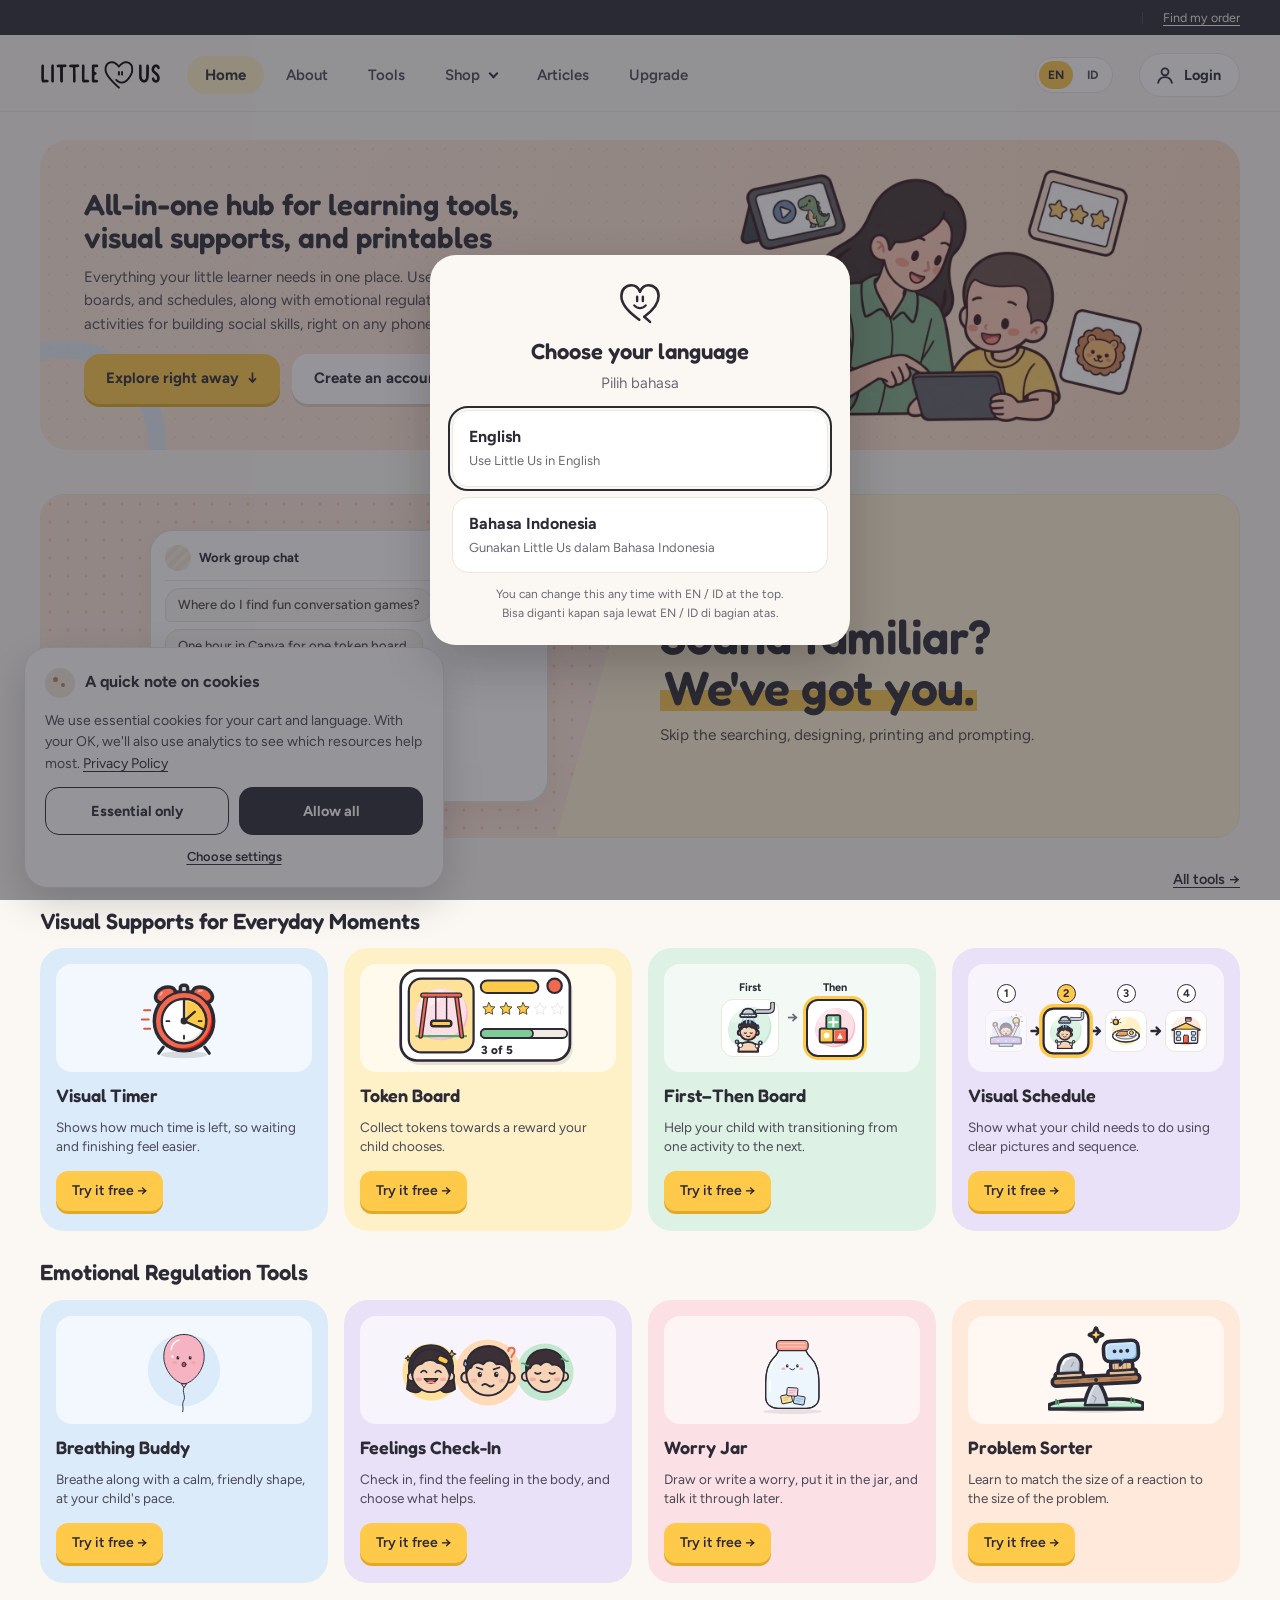
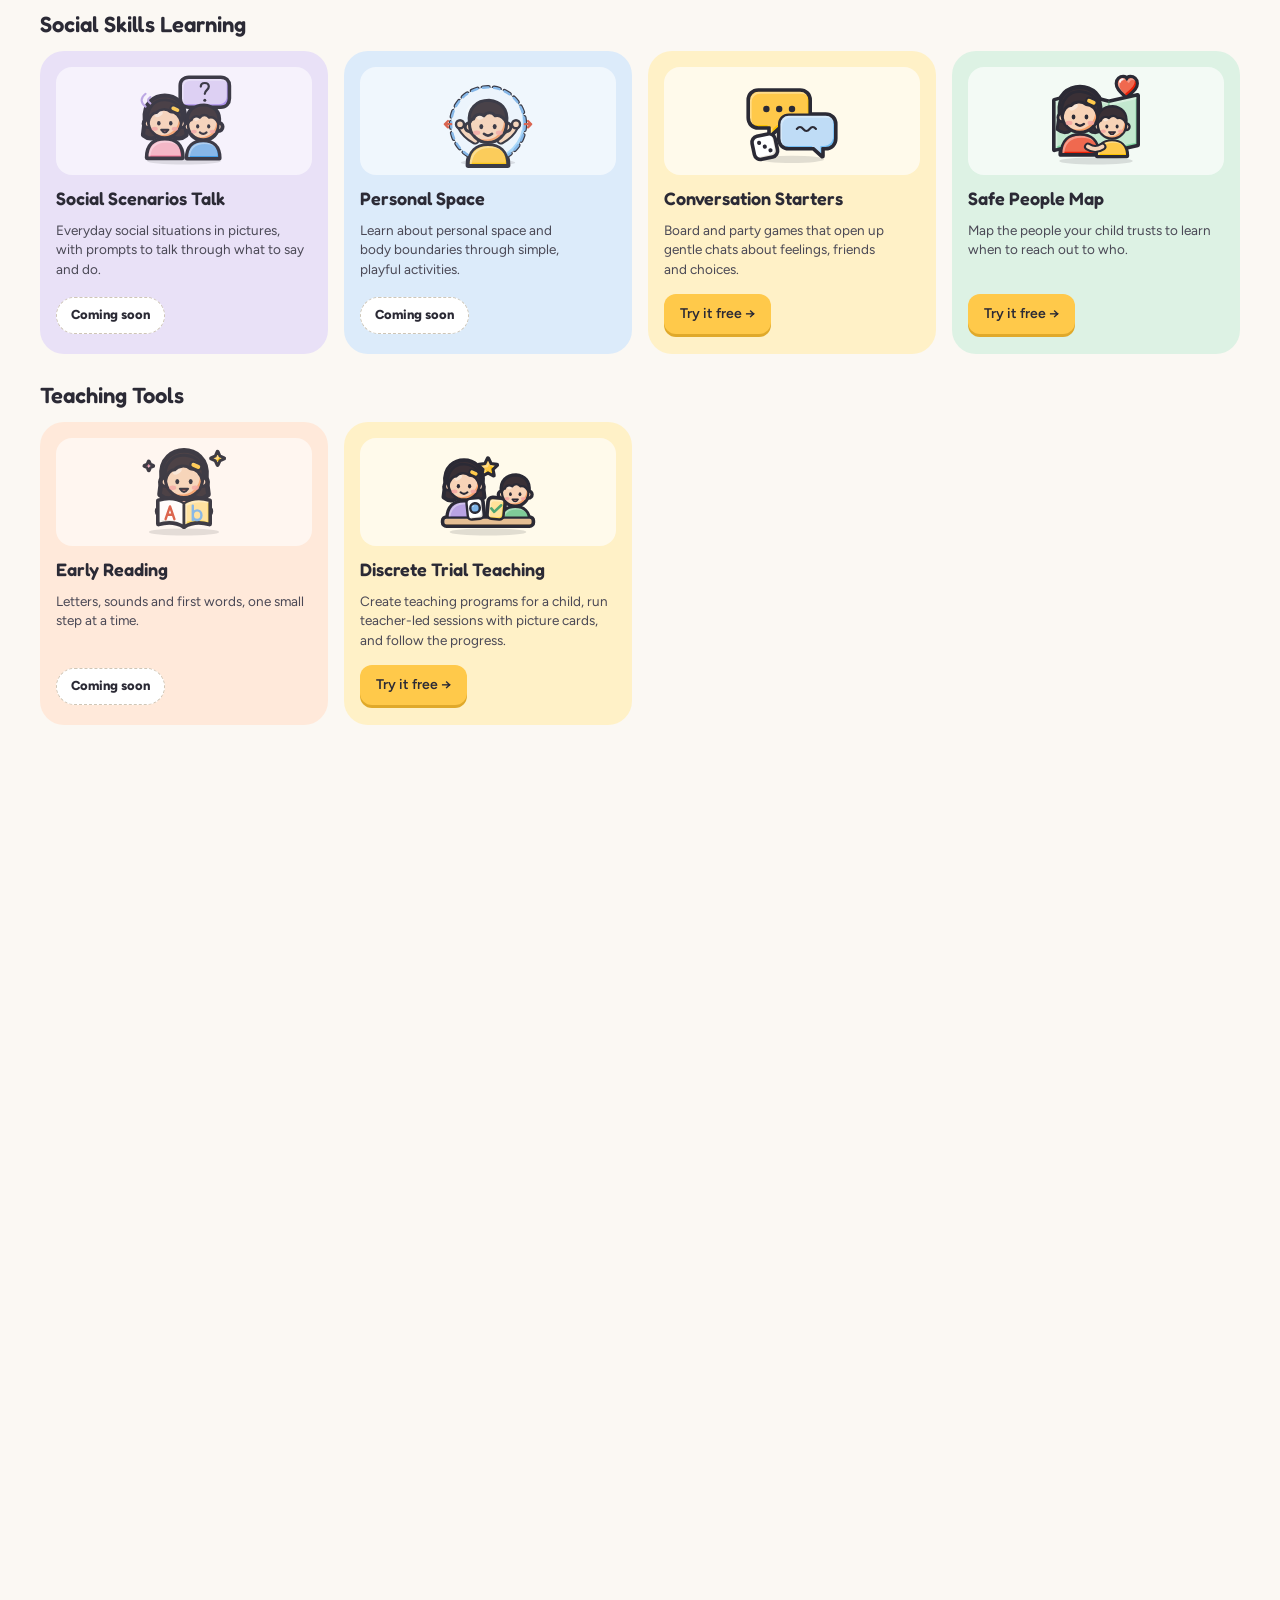
<file: index.html>
<!DOCTYPE html>
<html lang="en">
<head>
<meta charset="utf-8">
<meta name="viewport" content="width=device-width, initial-scale=1, viewport-fit=cover">
<style>/* room at the top and bottom of the phone screen (notch, status bar, home bar); a little extra in the installed app */
:root{--sa-t:env(safe-area-inset-top,0px);--sa-b:env(safe-area-inset-bottom,0px)}
@media (display-mode:standalone),(display-mode:fullscreen){:root{--sa-t:max(calc(env(safe-area-inset-top,0px) + 8px),18px);--sa-b:max(calc(env(safe-area-inset-bottom,0px) + 6px),14px)}}</style>
<title>Little Us</title>
<meta name="description" content="Learning tools, visual supports, and printables.">
<meta property="og:title" content="Little Us">
<meta property="og:description" content="Learning tools, visual supports, and printables.">
<meta property="og:image" content="https://thelittleus.com/logo.png">
<meta name="theme-color" content="#FBF7F1">
<link rel="manifest" href="/manifest.json">
<meta name="apple-mobile-web-app-title" content="Little Us">
<link rel="icon" type="image/png" href="[data-uri]">
<link rel="apple-touch-icon" href="[data-uri]">
<link rel="preconnect" href="https://fonts.googleapis.com">
<link rel="preconnect" href="https://fonts.gstatic.com" crossorigin>
<link rel="preconnect" href="https://bqiicazulzjtthvduear.supabase.co" crossorigin>
<link rel="dns-prefetch" href="https://bqiicazulzjtthvduear.supabase.co">
<link rel="stylesheet" href="https://fonts.googleapis.com/css2?family=Fredoka:wght@500;600&family=Figtree:wght@400..800&family=Caveat:wght@700&display=swap" media="print" onload="this.media='all'">
<script>
/* =====================================================================
   Little Us · shop settings (the only part of this file you edit)
   SUPABASE_URL and SUPABASE_KEY: Supabase → Project Settings → API Keys.
   Use the PUBLISHABLE key (sb_publishable_...). Never the secret key.
   Bank details, QRIS, PayPal and download limits are set in admin.html.
   ===================================================================== */
window.LU_CONFIG = {
  SUPABASE_URL: 'https://bqiicazulzjtthvduear.supabase.co',
  SUPABASE_KEY: 'sb_publishable_k9_U8J8UziaC_lSa10j-qw_0oRLtMF_',
  CURRENCIES: ['IDR', 'USD'],
  DOWNLOAD_DAYS: 30,
  MAX_DOWNLOADS: 5,
  // Automatic payment with Midtrans Snap for Rupiah orders (keys live in the Supabase "shop" function secrets)
  MIDTRANS: false,
  CONTACT: {
    email: 'littleus.business@gmail.com',
    city: 'Jakarta, Indonesia'
  },
  SOCIAL: {
    instagram: 'https://instagram.com/',
    tiktok: 'https://tiktok.com/',
    pinterest: 'https://pinterest.com/'
  }
};
</script>
<style>:root{--ink:#2B2A35;--body:#4A4855;--muted:#6B6875;--placeholder:#8A8693;--line:#ECE6DC;--line-soft:#F1ECE4;--input:#E4DCCF;--paper:#FBF8F3;--sand:#F3EEE6;--skeleton:#EFE9DF;--sunny:#FFC94A;--sunny-shadow:#E0A92A;--sunny-press:#F5B92E;--butter:#FFF1C7;--heart:#F0694F;--success:#1E6B45;--error:#B23A2E;--error-border:#D9534F;--danger:#B23A4E;--peach:#FFE9DA;--mint:#DDF2E4;--lilac:#E9E1F7;--sky:#DCEBFA;--rose:#FBE0E6;--hover:#C2462E;--pad:16px}*{box-sizing:border-box}[hidden]{display:none!important}html{-webkit-text-size-adjust:100%}body{margin:0;background:var(--paper);color:var(--ink);font-family:Figtree,system-ui,sans-serif;font-size:15px;line-height:1.55;overflow-x:hidden;min-height:100vh;display:flex;flex-direction:column}body>main{flex:1}body.locked{overflow:hidden}img{max-width:100%;display:block}a{color:var(--ink);text-decoration:underline;text-underline-offset:3px}a:hover{color:var(--hover)}h1,h2,h3{font-family:Fredoka,sans-serif;font-weight:600;margin:0;text-wrap:balance}p{margin:0;text-wrap:pretty}button{font:inherit;color:inherit;cursor:pointer}:focus-visible{outline:2px solid var(--ink);outline-offset:2px;border-radius:6px}.sr-only{position:absolute;width:1px;height:1px;padding:0;margin:-1px;overflow:hidden;clip:rect(0,0,0,0);border:0}.wrap{max-width:1280px;margin:0 auto;width:100%}.narrow{max-width:760px;margin:0 auto;width:100%}.desk{display:none!important}.desk-inline{display:none}.eyebrow{font-size:12px;font-weight:700;letter-spacing:.08em;text-transform:uppercase;color:var(--muted)}.link-strong{font-size:13.5px;font-weight:600}.muted{color:var(--muted)}.mono{font-family:ui-monospace,Menlo,Consolas,monospace}.page{padding:20px var(--pad) 40px}.crumbs{font-size:12.5px;color:var(--muted)}.crumbs a{color:var(--muted);text-decoration:none}.crumbs a:hover{color:var(--hover)}.crumbs b{color:var(--ink);font-weight:500}.h1{font-size:28px;line-height:1.15}.h2{font-size:22px;line-height:1.2}.lead{font-size:15px;color:var(--body)}.btn{display:inline-flex;align-items:center;justify-content:center;gap:8px;min-height:48px;padding:6px 20px;border-radius:14px;border:0;font-size:15px;font-weight:700;text-decoration:none;text-align:center;line-height:1.15;white-space:normal;cursor:pointer}.btn-primary{background:var(--sunny);color:var(--ink);box-shadow:0 3px 0 var(--sunny-shadow)}.btn-primary:hover{color:var(--ink);background:#ffd060}.btn-primary:active{background:var(--sunny-press);box-shadow:0 1px 0 var(--sunny-shadow);transform:translateY(2px)}.btn-dark{background:var(--ink);color:#fff}.btn-dark:hover{color:#fff;background:#3a3946}.btn-outline{background:transparent;border:1.5px solid var(--ink);color:var(--ink)}.btn-outline:hover{background:#fff;color:var(--ink)}.btn-text{background:none;font-weight:600;text-decoration:underline;text-underline-offset:4px;padding:0 12px}.btn-danger{background:var(--danger);color:#fff}.btn[disabled],.btn.is-disabled{opacity:.55;cursor:not-allowed;box-shadow:none;transform:none}.btn-lg{min-height:54px;border-radius:16px;font-size:16px}.btn-block{width:100%}.btn-sm{min-height:40px;padding:4px 16px;border-radius:12px;font-size:14px;font-weight:600}.linkbtn{background:none;border:0;padding:0;font-weight:600;text-decoration:underline;text-underline-offset:3px;color:inherit;cursor:pointer}.linkbtn:hover{color:var(--hover)}.spinner{display:inline-block;width:16px;height:16px;border-radius:50%;border:2px solid rgba(255,255,255,.4);border-top-color:#fff;animation:spin .8s linear infinite;flex:none}.spinner.dark{border-color:#2b2a3533;border-top-color:var(--ink)}.spinner.lg{width:28px;height:28px;border-width:3px}@keyframes spin{to{transform:rotate(360deg)}}.field{display:flex;flex-direction:column;gap:6px}.field>label,.label{font-size:13px;font-weight:600}.field .opt{font-weight:500;color:var(--muted)}.input,.select,.textarea{width:100%;min-height:50px;border-radius:14px;background:#fff;border:1.5px solid var(--input);padding:0 14px;font:inherit;font-size:15px;color:var(--ink);outline:0}.textarea{min-height:120px;padding:12px 14px;resize:vertical}.select{appearance:none;-webkit-appearance:none;padding-right:38px;font-weight:600;background-image:url("data:image/svg+xml,%3Csvg xmlns='http://www.w3.org/2000/svg' width='12' height='8' viewBox='0 0 12 8'%3E%3Cpath d='M1 1.5l5 5 5-5' fill='none' stroke='%236B6875' stroke-width='1.8' stroke-linecap='round'/%3E%3C/svg%3E");background-repeat:no-repeat;background-position:right 14px center}.input:focus,.select:focus,.textarea:focus,.input-group:focus-within{border-color:var(--ink);box-shadow:0 0 0 4px var(--butter)}.input.err,.textarea.err,.input-group.err{border-color:var(--error-border)}.input.ok{border-color:var(--ink)}.help{font-size:12.5px;color:var(--muted)}.err-msg{font-size:12.5px;color:var(--error);font-weight:600}.input-group{display:flex;align-items:stretch;min-height:50px;border-radius:14px;background:#fff;border:1.5px solid var(--input);overflow:hidden}.input-group .prefix{display:flex;align-items:center;padding:0 12px;background:var(--sand);border-right:1px solid var(--input);font-weight:600}.input-group input{flex:1;min-width:0;border:0;outline:0;background:none;font:inherit;font-size:15px;padding:0 12px;color:var(--ink)}input::placeholder,textarea::placeholder{color:var(--placeholder);opacity:1}.check{display:flex;gap:12px;align-items:flex-start;font-size:14px;line-height:1.5;cursor:pointer}.check input{position:absolute;opacity:0;pointer-events:none}.check .box{flex:none;width:22px;height:22px;border-radius:7px;border:1.5px solid #C9C1B4;background:#fff;display:flex;align-items:center;justify-content:center;color:#fff;font-size:13px;margin-top:1px}.check input:checked+.box{background:var(--ink);border-color:var(--ink)}.check input:checked+.box:after{content:"✓"}.check input:focus-visible+.box{outline:2px solid var(--ink);outline-offset:2px}.toggle{flex:none;width:44px;height:26px;border-radius:999px;background:#c9dccf;position:relative;border:0;padding:0;cursor:pointer}.toggle:after{content:"";position:absolute;top:3px;left:3px;width:20px;height:20px;border-radius:50%;background:#fff;transition:left .15s;box-shadow:0 1px 2px #00000026}.toggle[aria-checked=true]{background:var(--success)}.toggle[aria-checked=true]:after{left:21px}.toggle:disabled{opacity:.55;cursor:default}.toggle.neutral{background:#d8d1c6}.toggle.neutral[aria-checked=true]{background:var(--success)}.pill{display:inline-flex;align-items:center;gap:6px;padding:5px 10px;border-radius:999px;font-size:12.5px;font-weight:600;background:#fff;border:1px solid var(--line)}.pill.free{background:var(--success);color:#fff;border-color:var(--success);font-weight:700}.pill.sunny{background:var(--sunny);border-color:var(--sunny);font-weight:700}.pill.save{background:var(--mint);color:var(--success);border-color:var(--mint);font-weight:700}.chip{flex:none;padding:7px 12px;border-radius:999px;background:#fff;border:1px solid var(--line);font-size:13px;font-weight:500;text-decoration:none;white-space:nowrap;cursor:pointer}.chip.on{background:var(--ink);border-color:var(--ink);color:#fff;font-weight:600}.chip.on:hover{color:#fff}.chips{display:flex;gap:8px;overflow-x:auto;margin:0 calc(-1 * var(--pad));padding:0 var(--pad) 2px;scrollbar-width:none}.chips::-webkit-scrollbar{display:none}.fchip{height:34px;padding:0 8px 0 12px;border-radius:999px;background:var(--butter);font-size:13px;font-weight:600;display:inline-flex;align-items:center;gap:6px;border:0}.fchip .x{width:20px;height:20px;border-radius:50%;background:#2b2a351a;display:flex;align-items:center;justify-content:center;font-size:11px}.optchip{min-height:38px;padding:0 14px;border-radius:999px;font-size:13.5px;font-weight:600;display:inline-flex;align-items:center;background:#fff;border:1px solid var(--input);cursor:pointer}.optchip.on{background:var(--ink);color:#fff;border-color:var(--ink)}.agebtn{height:40px;border-radius:12px;font-size:13.5px;font-weight:600;display:flex;align-items:center;justify-content:center;background:#fff;border:1px solid var(--input);cursor:pointer}.agebtn.on{background:var(--ink);color:#fff;border-color:var(--ink)}.seg{display:grid;grid-auto-columns:1fr;grid-auto-flow:column;padding:4px;border-radius:12px;background:var(--skeleton);gap:4px;font-size:13.5px;font-weight:650;text-align:center}.seg button{padding:8px 4px;border-radius:9px;border:0;background:none;color:var(--body);font-weight:650;min-height:36px}.seg button.on{background:#fff;color:var(--ink);box-shadow:0 1px 2px #00000014}.note{display:flex;gap:10px;align-items:flex-start;padding:12px 14px;border-radius:14px;background:var(--sand);font-size:13px;line-height:1.5;color:var(--body)}.note .i{flex:none;width:18px;height:18px;border-radius:50%;border:1.5px solid var(--muted);display:flex;align-items:center;justify-content:center;font-size:11px;font-weight:700;margin-top:1px}.note.sky{background:var(--sky);color:var(--ink)}.note.butter{background:var(--butter);color:var(--ink)}.note.rose{background:var(--rose);color:var(--ink)}.note.mint{background:var(--mint);color:var(--ink)}.note .badge-sq{flex:none;width:24px;height:24px;border-radius:8px;background:var(--ink);color:#fff;font-size:13px;display:flex;align-items:center;justify-content:center}.banner-err{display:flex;gap:10px;align-items:flex-start;padding:14px;border-radius:16px;background:var(--rose);font-size:14px;line-height:1.5}.banner-err .bang{flex:none;width:24px;height:24px;border-radius:50%;background:var(--danger);color:#fff;font-weight:800;display:flex;align-items:center;justify-content:center;font-size:13px}.panel{border-radius:20px;background:#fff;border:1px solid var(--line)}.demo-note{background:var(--butter);color:#8a5a12;font-size:12.5px;padding:8px var(--pad);text-align:center}.demo-note code{font-family:ui-monospace,Menlo,monospace;font-size:12px}.hdr{background:var(--paper);border-bottom:1px solid var(--line)}.hdr-m{padding:12px var(--pad) 10px;display:flex;flex-direction:column;gap:12px}.hdr-row{display:flex;align-items:center;gap:10px}.icon-btn{width:40px;height:40px;border-radius:12px;display:flex;align-items:center;justify-content:center;background:#fff;border:1px solid var(--line);position:relative;flex:none;text-decoration:none;cursor:pointer}.icon-btn.plain{background:none;border:0}.icon-btn.round{border-radius:50%;width:38px;height:38px}.burger{display:flex;flex-direction:column;align-items:center;gap:4px}.burger span{width:18px;height:2px;background:var(--ink);border-radius:2px}.burger span:last-child{width:12px;margin-right:6px}.logo-m{height:24px;width:auto}.lang-pill{height:32px;padding:0 12px;border-radius:999px;background:#fff;border:1px solid var(--line);font-size:12px;font-weight:600;display:flex;align-items:center;gap:6px}.badge{position:absolute;top:-5px;right:-5px;min-width:18px;height:18px;padding:0 5px;border-radius:999px;background:var(--heart);color:#fff;font-size:11px;font-weight:700;display:flex;align-items:center;justify-content:center;line-height:1}.search-m{display:flex;align-items:center;gap:10px;height:44px;padding:0 14px;border-radius:14px;background:#fff;border:1.5px solid var(--input)}.search-m:focus-within,.search-d:focus-within{border-color:var(--ink);box-shadow:0 0 0 4px var(--butter)}.search-m input,.search-d input{flex:1;min-width:0;border:0;outline:0;background:none;font:inherit;font-size:14.5px;color:var(--ink)}.search-m .clear{border:0;background:var(--sand);width:24px;height:24px;border-radius:50%;font-size:11px;display:flex;align-items:center;justify-content:center}.strip{background:var(--ink);color:#f4efe7;font-size:12.5px}.strip-in{display:flex;align-items:center;gap:20px;padding:8px 40px;position:relative}.strip a,.strip button{color:#f4efe7}.strip button{background:none;border:0;padding:0;font-size:12.5px;display:flex;gap:6px;align-items:center}.strip .sep{width:1px;height:12px;background:#57556180}.strip .off{opacity:.6}.popover{position:absolute;top:34px;width:210px;border-radius:16px;background:#fff;border:1px solid var(--line);box-shadow:0 14px 36px #00000024;padding:8px;display:flex;flex-direction:column;gap:2px;z-index:40;color:var(--ink)}.popover .eyebrow{padding:8px 12px 4px;font-size:11.5px}.pop-opt{display:flex;justify-content:space-between;align-items:center;padding:10px 12px;border-radius:10px;font-size:14.5px;background:none;border:0;text-align:left;color:var(--ink)!important;width:100%}.pop-opt:hover{background:#f8f4ee}.pop-opt.on{background:var(--sand);font-weight:650}.hdr-main{display:flex;align-items:center;gap:28px;padding:18px 40px 14px}.logo-d{height:30px;width:auto}.search-d{flex:1;max-width:520px;display:flex;align-items:center;gap:10px;height:46px;padding:0 6px 0 16px;border-radius:999px;background:#fff;border:1.5px solid var(--input)}.search-d button{height:34px;padding:0 16px;border-radius:999px;background:var(--ink);color:#fff;border:0;font-size:13px;font-weight:600}.nav-d{display:flex;gap:24px;font-size:14.5px;font-weight:600}.nav-d a{text-decoration:none}.cart-pill{display:flex;align-items:center;gap:8px;height:44px;padding:0 16px;border-radius:999px;background:#fff;border:1px solid var(--line);font-size:14px;font-weight:600;text-decoration:none}.cart-pill .count{min-width:20px;height:20px;padding:0 6px;border-radius:999px;background:var(--heart);color:#fff;font-size:11.5px;font-weight:700;display:flex;align-items:center;justify-content:center}.skills-d{display:flex;flex-wrap:wrap;gap:8px 28px;padding:4px 40px 14px;font-size:14px;color:var(--body);font-weight:500}.skills-d a{text-decoration:none;color:var(--body)}.skills-d a:hover{color:var(--hover)}.skills-d a.on{color:var(--ink);font-weight:700}.hdr-co{display:flex;align-items:center;justify-content:space-between;gap:12px;padding:16px var(--pad);border-bottom:1px solid var(--line);background:var(--paper)}.hdr-co a{font-size:14px;font-weight:600;text-decoration:none}.hdr-co .steps{display:none;gap:10px;align-items:center;font-size:13.5px;font-weight:600;color:var(--muted)}.hdr-co .steps .on{color:var(--ink)}.hdr-co .steps .dash{color:#c9c1b4}.hdr-co .secure{font-size:12.5px;color:var(--muted);display:flex;align-items:center;gap:6px}.ph{background-image:repeating-linear-gradient(135deg,rgba(43,42,53,.045) 0 2px,transparent 2px 12px);display:flex;align-items:center;justify-content:center;font:500 10px ui-monospace,Menlo,monospace;color:#2b2a3573;overflow:hidden;position:relative}.ph>img{width:100%;height:100%;object-fit:cover;position:absolute;inset:0}.who-photo>img,.ab-photo>img{object-position:center top}.who-photo,.ab-photo{background-image:none}.thumb{flex:none;border-radius:12px;overflow:hidden;position:relative}.thumb img{width:100%;height:100%;object-fit:cover}.card{display:flex;flex-direction:column;gap:10px;min-width:0;text-decoration:none;color:var(--ink)}.card:hover{color:var(--ink)}.card:hover .cover{transform:translateY(-2px)}.cover{position:relative;aspect-ratio:4/5;border-radius:18px;overflow:hidden;transition:transform .15s}.cover>img{width:100%;height:100%;object-fit:cover;position:absolute;inset:0}.tag-lang{position:absolute;top:10px;right:10px;padding:3px 8px;border-radius:8px;background:#ffffffe6;font-size:11px;font-weight:700;letter-spacing:.04em;z-index:1}.tag-free,.tag-save{position:absolute;top:10px;left:10px;padding:4px 10px;border-radius:999px;font-size:12px;font-weight:700;z-index:1}.tag-free{background:var(--success);color:#fff}.tag-save{background:var(--sunny);color:var(--ink)}.card-meta{display:flex;flex-direction:column;gap:4px;padding:0 2px}.card-meta .meta{font-size:12px;color:var(--muted);font-weight:500}.card-meta .title{font-size:15px;font-weight:650;line-height:1.3;display:-webkit-box;-webkit-line-clamp:2;-webkit-box-orient:vertical;overflow:hidden}.card-meta .price{font-size:15px;font-weight:700;margin-top:2px}.card-meta .price.free{color:var(--success)}.sk{background:var(--skeleton);border-radius:8px;animation:pulse 1.4s ease-in-out infinite}@keyframes pulse{0%,to{opacity:1}50%{opacity:.55}}.sk-card{display:flex;flex-direction:column;gap:10px}.sk-card .sk:first-child{aspect-ratio:4/5;border-radius:18px}.grid{display:grid;grid-template-columns:repeat(2,minmax(0,1fr));gap:20px 12px}.rail{display:flex;gap:12px;overflow-x:auto;padding:0 var(--pad) 4px;scroll-snap-type:x mandatory;scroll-padding:0 var(--pad);scrollbar-width:none;scroll-behavior:smooth}.rail::-webkit-scrollbar{display:none}.rail>*{flex:0 0 158px;scroll-snap-align:start}.arrows{display:none;gap:8px}.arrow{width:40px;height:40px;border-radius:50%;border:1px solid #DCD4C7;background:none;display:flex;align-items:center;justify-content:center;font-size:16px}.arrow:disabled{opacity:.35;cursor:default}.sec{padding:24px 0 8px;display:flex;flex-direction:column;gap:14px}.sec-head{padding:0 var(--pad);display:flex;align-items:baseline;justify-content:space-between;gap:12px}.sec-head h2{font-size:22px;line-height:1.2}.lines{display:flex;flex-direction:column;border-radius:20px;background:#fff;border:1px solid var(--line)}.line{display:flex;gap:12px;padding:14px;border-bottom:1px solid var(--line-soft)}.line:last-child{border-bottom:0}.line .thumb{width:64px;height:80px}.line .info{flex:1;min-width:0;display:flex;flex-direction:column;gap:3px}.line .t{font-size:14.5px;font-weight:650;line-height:1.3;color:var(--ink);text-decoration:none}.line .m{font-size:12.5px;color:var(--muted)}.line .p{font-size:15px;font-weight:700;white-space:nowrap}.line .rm{margin-top:auto;align-self:flex-start;font-size:12.5px;font-weight:600;color:var(--muted)}.line.unavailable{background:#fcf7f7}.line .warn{font-size:12.5px;font-weight:600;color:var(--error)}.line .changed{font-size:12.5px;font-weight:600;color:#8a5a12}.summary{display:flex;flex-direction:column;gap:10px;padding:16px;border-radius:18px;background:var(--sand);font-size:14.5px}.summary .row{display:flex;justify-content:space-between;gap:12px}.summary .disc{color:var(--success)}.summary .total{padding-top:10px;border-top:1px solid var(--input);font-size:17px;font-weight:800}footer.site{background:var(--ink);color:#f4efe7;margin-top:auto}.foot-in{padding:32px 20px 28px;display:flex;flex-direction:column;gap:28px}.foot-top{display:flex;flex-wrap:wrap;gap:32px 56px;justify-content:space-between}.foot-brand{display:flex;flex-direction:column;gap:12px;max-width:300px}.foot-brand img{height:26px;width:auto;align-self:flex-start;filter:invert(1)}.foot-brand p{font-size:14px;color:#cfc9d6}.foot-links{display:grid;grid-template-columns:repeat(2,minmax(130px,auto));gap:12px 40px;font-size:14px}.foot-links a,.foot-contact a{color:#f4efe7;text-decoration:none}.foot-links a:hover,.foot-contact a:hover{color:var(--sunny)}.foot-contact{display:flex;flex-direction:column;gap:10px;font-size:14px}.foot-contact .eyebrow{color:#a9a3b3}.foot-contact .line2{display:flex;gap:10px;align-items:center;color:#e6e1ec}.socials{display:flex;gap:8px;margin-top:4px}.socials a{width:40px;height:40px;border-radius:12px;background:#3a3946;display:flex;align-items:center;justify-content:center;font-size:12px;font-weight:700;text-decoration:none;color:#f4efe7}.socials a:hover{background:#4a4857;color:#fff}.foot-bottom{border-top:1px solid #45434F;padding-top:16px;display:flex;flex-wrap:wrap;gap:8px 20px;justify-content:space-between;font-size:12.5px;color:#a9a3b3}.foot-mini{padding:20px var(--pad);border-top:1px solid var(--line);font-size:12.5px;color:var(--muted);display:flex;flex-wrap:wrap;gap:8px 18px;justify-content:center}.foot-mini a{color:var(--muted)}.scrim{position:fixed;inset:0;background:#1e1c2673;z-index:50;opacity:0;pointer-events:none;transition:opacity .2s}.scrim.open{opacity:1;pointer-events:auto}.drawer{position:fixed;top:0;left:0;bottom:0;width:min(330px,88vw);background:var(--paper);z-index:60;display:flex;flex-direction:column;transform:translate(-100%);visibility:hidden;transition:transform .25s ease,visibility 0s .25s}.drawer.open{transform:none;visibility:visible;transition:transform .25s ease}.drawer.right{left:auto;right:0;width:min(420px,100vw);transform:translate(100%)}.drawer.right.open{transform:none}.drawer-head{display:flex;align-items:center;justify-content:space-between;padding:18px 20px;border-bottom:1px solid var(--line)}.drawer-body{flex:1;overflow-y:auto;padding:16px 20px;display:flex;flex-direction:column;gap:18px}.drawer-skill{display:flex;align-items:center;gap:12px;height:44px;text-decoration:none;font-size:15px;font-weight:600}.drawer-skill .sq{flex:none;width:30px;height:30px;border-radius:10px;display:flex;align-items:center;justify-content:center}.drawer-skill .sq span{width:12px;height:12px}.drawer-skill .chev{margin-left:auto;color:#b5aea3}.drawer-links{display:flex;flex-direction:column;gap:2px;padding-top:12px;border-top:1px solid var(--line);font-size:15px;font-weight:600}.drawer-links a{min-height:42px;display:flex;align-items:center;gap:8px;text-decoration:none}.count-pill{padding:2px 8px;border-radius:999px;background:var(--success);color:#fff;font-size:11px}.drawer-foot{padding:16px 20px 28px;border-top:1px solid var(--line);background:#fff;display:flex;flex-direction:column;gap:12px}.sheet{position:fixed;left:0;right:0;bottom:0;z-index:60;background:var(--paper);border-radius:28px 28px 0 0;padding:10px 20px 28px;display:flex;flex-direction:column;gap:18px;max-height:92vh;transform:translateY(105%);visibility:hidden;transition:transform .25s ease,visibility 0s .25s}.sheet.open{transform:none;visibility:visible;transition:transform .25s ease}.handle{align-self:center;width:40px;height:5px;border-radius:3px;background:#d8cfc1;flex:none}.sheet h2{font-size:22px;line-height:1}.radio-card{display:flex;align-items:center;justify-content:space-between;height:54px;padding:0 16px;border-radius:16px;background:#fff;border:1px solid var(--input);font-size:15px;font-weight:600;width:100%;text-align:left}.radio-card .dot{width:22px;height:22px;border-radius:50%;border:1.5px solid #C9C1B4;display:flex;align-items:center;justify-content:center;font-size:12px;color:#fff}.radio-card.on{border:2px solid var(--ink);font-weight:650}.radio-card.on .dot{background:var(--ink);border-color:var(--ink)}.modal{position:fixed;inset:0;z-index:70;background:#1e1c2673;display:flex;align-items:center;justify-content:center;padding:16px}.modal-card{background:#fff;border-radius:24px;padding:24px;max-width:440px;width:100%;box-shadow:0 14px 40px #00000040;display:flex;flex-direction:column;gap:14px}.mc-line{display:flex;gap:14px;padding:14px 0;border-bottom:1px solid var(--line)}.mc-line .thumb{width:60px;height:74px}.toasts{position:fixed;left:12px;right:12px;bottom:16px;z-index:80;display:flex;flex-direction:column;gap:8px;align-items:center;pointer-events:none}.toast{pointer-events:auto;display:flex;align-items:center;gap:12px;padding:12px 14px 12px 12px;border-radius:16px;background:var(--ink);color:#fff;box-shadow:0 10px 30px #00000040;max-width:460px;width:100%;animation:toastIn .2s ease}.toast .ic{flex:none;width:28px;height:28px;border-radius:50%;background:#7fd1a0;color:#1e3a2a;display:flex;align-items:center;justify-content:center;font-weight:800;font-size:14px}.toast .ic.info{background:#cfc9d6;color:var(--ink)}.toast .ic.err{background:#f2a7a0;color:#5a1a14}.toast .tx{flex:1;min-width:0;font-size:14.5px;font-weight:600;line-height:1.35}.toast .tx small{display:block;font-weight:500;color:#cfc9d6;font-size:13px;white-space:nowrap;overflow:hidden;text-overflow:ellipsis}.toast .act{flex:none;background:none;border:0;color:var(--sunny);font-weight:700;font-size:14px;text-decoration:underline;text-underline-offset:3px}@keyframes toastIn{0%{opacity:0;transform:translateY(10px)}}.cookie{position:fixed;left:12px;right:12px;bottom:16px;z-index:45;border-radius:24px;background:#fff;box-shadow:0 14px 40px #0000002e;border:1px solid var(--line);padding:20px;display:flex;flex-direction:column;gap:12px;max-width:420px}.cookie-title{display:flex;align-items:center;gap:10px;font-size:16px;font-weight:700}.cookie-ico{width:30px;height:30px;border-radius:50%;background:#f3e9da;position:relative;flex:none}.cookie-ico:before,.cookie-ico:after{content:"";position:absolute;border-radius:50%;background:#b58a55}.cookie-ico:before{left:8px;top:9px;width:5px;height:5px}.cookie-ico:after{left:16px;top:15px;width:4px;height:4px}.cookie p{font-size:14px;color:var(--body)}.cookie .two{display:grid;grid-template-columns:1fr 1fr;gap:10px}.cookie .btn{min-height:48px;font-size:14.5px}.c-row{display:flex;gap:14px;align-items:flex-start}.c-row div{flex:1;display:flex;flex-direction:column;gap:2px}.c-row b{font-size:14.5px;font-weight:650}.c-row small{font-size:13px;line-height:1.45;color:var(--muted)}.deco{position:absolute;pointer-events:none}.relative{position:relative}.z1{position:relative;z-index:1}.hero-wrap{padding:16px var(--pad) 0}.hero{position:relative;overflow:hidden;border-radius:26px;background:var(--peach);padding:28px 22px 24px;display:grid;gap:16px}.hero-copy{position:relative;display:flex;flex-direction:column;gap:16px;z-index:1}.pill-white{align-self:flex-start;padding:6px 12px;border-radius:999px;background:#fff;font-size:12.5px;font-weight:600}.hero h1{font-size:32px;line-height:1.12}.hero p{font-size:15px;color:var(--body)}.hero-search{display:flex;align-items:center;gap:10px;height:52px;padding:0 6px 0 16px;border-radius:16px;background:#fff;box-shadow:0 2px #f2cdb6}.hero-search:focus-within{box-shadow:0 2px #f2cdb6,0 0 0 3px var(--ink)}.hero-search input{flex:1;min-width:0;border:0;outline:0;background:none;font:inherit;font-size:14.5px;color:var(--ink)}.hero-search .go{width:40px;height:40px;border-radius:12px;background:var(--ink);color:#fff;border:0;font-weight:700;font-size:16px;flex:none}.hero-actions{display:flex;gap:10px;flex-wrap:wrap;align-items:center}.trust{display:flex;justify-content:space-between;flex-wrap:wrap;gap:6px 12px;padding:16px 4px 0;font-size:12.5px;color:var(--body);font-weight:500}.trust span:before{content:"";display:inline-block;width:7px;height:7px;border-radius:50%;background:var(--ink);margin-right:7px;vertical-align:1px}.collage{display:none}.tiles{display:grid;grid-template-columns:repeat(2,minmax(0,1fr));gap:10px;padding:0 var(--pad)}.tile{min-height:84px;border-radius:18px;padding:14px;display:flex;flex-direction:column;justify-content:space-between;gap:8px;text-decoration:none;transition:transform .15s}.tile:hover{color:var(--ink);transform:translateY(-2px)}.tile .shape{width:22px;height:22px}.tile b{font-size:14.5px;font-weight:700;line-height:1.25;hyphens:auto}.tile small{font-size:12px;color:var(--body)}.tile-all{border:1.5px dashed #D8CFC1;justify-content:flex-end;font-size:14px;font-weight:700}.loved-grid{display:flex;flex-direction:column;gap:24px}.bundle-card{margin:0 var(--pad);border-radius:24px;background:#fff;border:1px solid var(--line);overflow:hidden;display:flex;flex-direction:column;text-decoration:none;color:var(--ink)}.bundle-card:hover{color:var(--ink)}.bundle-img{height:170px;position:relative;background-color:#f3e9da}.bundle-body{padding:18px;display:flex;flex-direction:column;gap:8px}.bundle-body .eyebrow{color:#8a5a12}.bundle-body h3{font-size:20px;line-height:1.2}.bundle-body p{font-size:14px;color:var(--body)}.bundle-foot{display:flex;align-items:center;justify-content:space-between;gap:12px;flex-wrap:wrap;margin-top:6px}.bundle-foot b{font-size:18px}.bundle-foot s{font-size:13.5px;color:var(--placeholder);margin-left:8px}.bundle-foot .btn{min-height:40px;padding:4px 16px;border-radius:12px;font-size:14px;font-weight:600}.free-band{margin-top:24px;padding:26px var(--pad);background:var(--mint);display:flex;flex-direction:column;gap:14px}.free-intro{display:flex;flex-direction:column;gap:12px}.free-intro p{font-size:15px;color:#2f4a3a}.free-grid{display:grid;grid-template-columns:repeat(2,minmax(0,1fr));gap:12px}.free-grid>*:nth-child(n+3){display:none}.closing{padding:32px var(--pad) 32px;display:flex;flex-direction:column;gap:24px}.who{display:flex;flex-direction:column;gap:16px}.who-top{display:flex;gap:14px;align-items:center}.who-photo{flex:none;width:76px;height:76px;border-radius:50%;background-color:var(--lilac)}.who h3{font-size:19px;line-height:1.2}.who p{font-size:15px;line-height:1.6;color:var(--body)}.who-text{display:flex;flex-direction:column;gap:10px}.signup{position:relative;overflow:hidden;border-radius:24px;background:var(--lilac);padding:24px 20px;display:flex;flex-direction:column;gap:12px}.signup h3{position:relative;font-size:21px;line-height:1.2;max-width:260px}.signup>p{position:relative;font-size:14px;color:var(--body)}.signup form{position:relative;display:flex;flex-direction:column;gap:10px}.signup form .row{display:flex;flex-direction:column;gap:10px}.signup .fieldbox{min-height:48px;border-radius:14px;background:#fff;padding:0 14px;display:flex;align-items:center;border:1.5px solid transparent}.signup .fieldbox input{flex:1;min-width:0;border:0;outline:0;background:none;font:inherit;font-size:14.5px}.signup .fieldbox:focus-within{border-color:var(--ink);box-shadow:0 0 0 4px var(--butter)}.signup .fieldbox.err{border-color:var(--error-border)}.msg{font-size:13.5px;font-weight:600}.msg.err{color:var(--error)}.msg.ok{color:var(--success)}.load-error{border-radius:20px;background:var(--rose);padding:22px;display:flex;flex-direction:column;gap:10px;align-items:flex-start}.load-error b{font-size:16px}.load-error p{font-size:14px;color:var(--body)}.cat-layout{display:block}.cat-side{display:none}.cat-tools{display:grid;grid-template-columns:1fr 1fr;gap:10px}.cat-tools .btn{min-height:46px;font-size:14.5px;font-weight:600}.cat-tools .count{min-width:20px;height:20px;padding:0 6px;border-radius:999px;background:var(--sunny);color:var(--ink);font-size:12px;font-weight:700;display:inline-flex;align-items:center;justify-content:center}.cat-tools .select{min-height:46px;font-size:14px}.active-chips{display:flex;flex-wrap:wrap;gap:8px;align-items:center}.fgroup{display:flex;flex-direction:column;gap:10px}.fgroup>.label{font-size:14px;font-weight:700}.fchecks{display:flex;flex-direction:column;gap:10px}.fcheck{display:flex;align-items:center;gap:10px;font-size:14.5px;cursor:pointer;background:none;border:0;padding:0;text-align:left;width:100%}.fcheck .box{flex:none;width:20px;height:20px;border-radius:6px;border:1.5px solid #C9C1B4;background:#fff;color:#fff;font-size:12px;display:flex;align-items:center;justify-content:center}.fcheck.on .box{background:var(--ink);border-color:var(--ink)}.fcheck.radio .box{border-radius:50%}.fcheck.radio.on .box{background:#fff;border:6px solid var(--ink)}.fcheck .n{margin-left:auto;font-size:12.5px;color:var(--placeholder)}.ftoggle{display:flex;align-items:center;justify-content:space-between;gap:12px;padding:14px 16px;border-radius:16px;background:var(--mint)}.ftoggle b{font-size:14.5px}.pager{display:flex;align-items:center;justify-content:center;gap:8px;padding-top:16px;flex-wrap:wrap}.pager button{width:42px;height:42px;border-radius:12px;border:1px solid var(--input);background:none;font-weight:600}.pager button.on{background:var(--ink);color:#fff;border-color:var(--ink);font-weight:700}.pager button:disabled{color:#b5aea3;cursor:default}.noresults{display:flex;flex-direction:column;gap:22px;padding-top:8px}.nr-illus{position:relative;width:120px;height:100px;margin:0 auto}.nr-illus span{position:absolute}.tip-box{padding:14px 16px;border-radius:16px;background:var(--sand);font-size:14px;line-height:1.5;color:var(--body)}.pdp{display:flex;flex-direction:column;gap:16px}.gallery{display:flex;flex-direction:column;gap:10px}.g-main{position:relative;aspect-ratio:1/1;border-radius:24px;overflow:hidden}.g-track{display:flex;height:100%;overflow-x:auto;scroll-snap-type:x mandatory;scrollbar-width:none}.g-track::-webkit-scrollbar{display:none}.g-slide{flex:0 0 100%;height:100%;scroll-snap-align:start;position:relative}.g-slide img{width:100%;height:100%;object-fit:contain;background:#fff}.wm{position:absolute;inset:0;display:flex;align-items:center;justify-content:center;font:700 54px/1 Figtree,sans-serif;letter-spacing:.2em;color:#2b2a3514;transform:rotate(-24deg);pointer-events:none}.g-count{position:absolute;right:12px;bottom:12px;padding:5px 10px;border-radius:999px;background:#2b2a35bf;color:#fff;font-size:12px;font-weight:600}.g-dots{display:flex;justify-content:center;gap:6px}.g-dots span{width:6px;height:6px;border-radius:3px;background:#d8cfc1;transition:width .2s}.g-dots span.on{width:18px;background:var(--ink)}.g-thumbs,.g-arrow{display:none}.specs{display:grid;grid-template-columns:repeat(3,minmax(0,1fr));border-radius:18px;background:#fff;border:1px solid var(--line);overflow:hidden}.specs div{padding:12px;display:flex;flex-direction:column;gap:3px;border-bottom:1px solid var(--line-soft);border-right:1px solid var(--line-soft);min-width:0}.specs div:nth-child(3n){border-right:0}.specs div:nth-last-child(-n+3){border-bottom:0}.specs span{font-size:11.5px;color:var(--muted)}.specs b{font-size:13.5px;font-weight:700;overflow-wrap:anywhere}.pdp-price{font-size:24px;font-weight:800}.pdp-block{display:flex;flex-direction:column;gap:12px}.pdp-block h2{font-size:20px;line-height:1.2}.check-item{display:flex;gap:10px;font-size:14.5px;line-height:1.45}.check-item .c{flex:none;width:22px;height:22px;border-radius:7px;background:var(--mint);color:var(--success);font-size:12px;font-weight:800;display:flex;align-items:center;justify-content:center}.aud{display:flex;gap:12px;padding:14px;border-radius:16px}.aud .s{flex:none;width:32px;height:32px}.aud b{font-size:14.5px;display:block}.aud span{font-size:13.5px;line-height:1.45;color:var(--body)}.step{display:flex;gap:12px;font-size:14.5px;line-height:1.5}.step .n{flex:none;width:28px;height:28px;border-radius:50%;background:var(--ink);color:#fff;font-size:13px;font-weight:700;display:flex;align-items:center;justify-content:center}.step span:last-child{padding-top:3px}.buybar{position:fixed;left:0;right:0;bottom:0;z-index:30;padding:12px 16px calc(12px + var(--sa-b));background:#fff;border-top:1px solid var(--line);display:grid;grid-template-columns:1fr 1fr;gap:10px;box-shadow:0 -6px 20px #0000000d}.buybar .btn{min-height:52px;border-radius:16px}.has-buybar{padding-bottom:100px}.buy-desk{display:none}.bundle-table{border-radius:18px;background:#fff;border:1px solid var(--line);overflow:hidden}.bundle-table .bh{padding:12px 14px;font-size:13px;font-weight:700;border-bottom:1px solid var(--line-soft);display:flex;justify-content:space-between}.bundle-table .bh span:last-child{color:var(--muted);font-weight:500}.bundle-table a{display:flex;align-items:center;gap:12px;padding:10px 14px;border-bottom:1px solid #F5F1EA;text-decoration:none}.bundle-table a:last-child{border-bottom:0}.bundle-table .thumb{width:36px;height:44px;border-radius:8px}.free-panel{border-radius:20px;background:var(--mint);padding:18px;display:flex;flex-direction:column;gap:12px}.free-panel .input{border-color:#b9d6c2}.free-panel .check{color:#2f4a3a;font-size:13px}.free-panel .check .box{border-color:#8fb79c}.status-layout{display:flex;flex-direction:column;gap:18px}.status-panel{position:relative;overflow:hidden;border-radius:26px;padding:28px 22px;display:flex;flex-direction:column;gap:10px}.status-panel.mint{background:var(--mint)}.status-panel.butter{background:var(--butter)}.status-panel.rose{background:var(--rose)}.status-panel h1{font-size:28px;line-height:1.12;position:relative}.status-panel .sub{position:relative;font-size:14px;color:#2f4a3a}.status-ic{position:relative;width:48px;height:48px;border-radius:50%;color:#fff;font-size:22px;font-weight:800;display:flex;align-items:center;justify-content:center}.status-ic.ok{background:var(--success)}.status-ic.bad{background:var(--danger)}.status-ic.wait{background:#fff}.file-row{display:flex;align-items:center;gap:12px;padding:12px;border-radius:18px;background:#fff;border:1px solid var(--line)}.file-row .thumb{width:44px;height:56px;border-radius:9px}.file-row .info{flex:1;min-width:0;display:flex;flex-direction:column;gap:2px}.file-row .t{font-size:14px;font-weight:650;line-height:1.3}.file-row .m{font-size:12px;color:var(--muted)}.file-row .m.bad{color:var(--error);font-weight:600}.dl-btn{flex:none;min-width:44px;height:44px;border-radius:14px;background:var(--ink);color:#fff;font-size:15px;font-weight:700;display:flex;align-items:center;justify-content:center;gap:8px;text-decoration:none;padding:0 12px;border:0}.dl-btn:hover{color:#fff;background:#3a3946}.dl-btn.disabled{background:#d8d1c6;pointer-events:none}.dl-btn .lbl{display:none}.copy-row{display:flex;align-items:center;justify-content:space-between;gap:10px;padding:12px 14px;border-radius:14px;background:#fff;border:1px solid var(--line)}.copy-row .v{font-family:ui-monospace,Menlo,monospace;font-size:18px;font-weight:700;letter-spacing:.04em;overflow-wrap:anywhere}.copy-row button{flex:none;background:var(--sand);border:0;border-radius:10px;padding:8px 12px;font-weight:700;font-size:13px}.acc{border-radius:16px;background:#fff;border:1px solid var(--line);overflow:hidden}.acc details{border-bottom:1px solid var(--line-soft)}.acc details:last-child{border-bottom:0}.acc summary{list-style:none;cursor:pointer;padding:14px 16px;font-size:14.5px;font-weight:650;display:flex;justify-content:space-between;gap:12px}.acc summary::-webkit-details-marker{display:none}.acc summary:after{content:"+";font-weight:700;color:var(--muted)}.acc details[open] summary:after{content:"−"}.acc .body{padding:0 16px 16px;font-size:14.5px;line-height:1.6;color:var(--body);display:flex;flex-direction:column;gap:10px}.qr-card{border-radius:24px;background:#fff;border:1px solid var(--line);padding:22px;display:flex;flex-direction:column;align-items:center;gap:12px;text-align:center}.qr-card img{width:240px;height:240px;object-fit:contain}.legal{display:grid;gap:28px}.legal-nav{display:none}.legal h1{font-size:30px;line-height:1.1}.legal .updated{font-size:13px;color:var(--muted)}.legal-body{display:flex;flex-direction:column;gap:22px;font-size:15px;line-height:1.65;color:var(--body)}.legal-body h2{font-size:20px;color:var(--ink);line-height:1.25}.legal-body section{display:flex;flex-direction:column;gap:8px}.legal-body ul,.legal-body ol{margin:0;padding-left:20px;display:flex;flex-direction:column;gap:6px}.legal-body b{color:var(--ink)}.can-list{display:flex;flex-direction:column;gap:8px}.can-list div{display:flex;gap:10px;font-size:14.5px;line-height:1.45;color:var(--ink)}.can-list .c{flex:none;width:22px;height:22px;border-radius:7px;font-size:12px;font-weight:800;display:flex;align-items:center;justify-content:center}.can-list .c.y{background:var(--mint);color:var(--success)}.can-list .c.n{background:var(--rose);color:var(--danger)}.kv{display:flex;flex-direction:column;gap:0;border-radius:18px;background:#fff;border:1px solid var(--line);overflow:hidden}.kv div{padding:14px 16px;border-bottom:1px solid var(--line-soft);display:flex;flex-direction:column;gap:2px}.kv div:last-child{border-bottom:0}.kv b{font-size:14px;color:var(--ink)}.kv span{font-size:14px;color:var(--body)}.contact-cards{display:grid;grid-template-columns:1fr 1fr;gap:10px}.contact-card{border-radius:18px;padding:16px;display:flex;flex-direction:column;gap:4px;text-decoration:none}.contact-card b{font-size:15px}.contact-card span{font-size:13px;color:var(--body);overflow-wrap:anywhere}.contact-card small{font-size:12px;color:var(--muted)}.big404{display:flex;align-items:center;justify-content:center;gap:10px;font:600 110px/1 Fredoka,sans-serif}.face{width:96px;height:96px;border-radius:50%;background:var(--sunny);position:relative;flex:none}.face:before,.face:after{content:"";position:absolute;top:32px;width:9px;height:16px;border-radius:5px;background:var(--ink)}.face:before{left:30px}.face:after{right:30px}.face i{position:absolute;left:28px;right:28px;bottom:20px;height:16px;border:4px solid var(--ink);border-top:0;border-radius:0 0 30px 30px}@media(min-width:640px){.tiles{grid-template-columns:repeat(4,minmax(0,1fr))}.free-grid{grid-template-columns:repeat(3,minmax(0,1fr))}.free-grid>*:nth-child(3){display:flex}.rail>*{flex-basis:190px}.grid{grid-template-columns:repeat(3,minmax(0,1fr))}.toasts{right:auto;align-items:flex-start;left:24px;bottom:24px}.dl-btn .lbl{display:inline}.dl-btn{padding:0 18px;font-size:14px}}@media(min-width:960px){:root{--pad:40px}.mob{display:none!important}.desk{display:flex!important}.desk-block{display:block!important}.desk-inline{display:inline}.hdr-m{display:none}.page{padding:28px var(--pad) 56px}.h1{font-size:38px;line-height:1.1}.crumbs{font-size:13px}.hdr-co{padding:22px 40px}.hdr-co .steps{display:flex}.hdr-co .logo-co{height:30px!important}.hero-wrap{padding:28px 40px 0}.hero{border-radius:32px;padding:56px;grid-template-columns:minmax(0,1.05fr) minmax(0,1fr);gap:48px;align-items:center}.hero-copy{gap:20px}.pill-white{padding:7px 14px;font-size:13.5px}.hero h1{font-size:clamp(40px,4.3vw,54px);line-height:1.06}.hero p{font-size:18px;max-width:500px}.hero-search{height:60px;padding:0 8px 0 20px;border-radius:18px;box-shadow:0 3px #f2cdb6;max-width:520px}.hero-search input{font-size:16px}.hero-search .go{display:none}.hero-search .btn{min-height:44px;padding:0 22px;border-radius:13px}.trust{justify-content:flex-start;gap:22px;padding:0;font-size:14px}.collage{position:relative;display:grid;grid-template-columns:1fr 1fr;gap:16px;transform:rotate(-2deg);z-index:1}.collage .ph{aspect-ratio:4/5;border-radius:22px;box-shadow:0 10px 30px #78462824}.collage .ph:nth-child(2){margin-top:40px}.sec{padding-top:56px;gap:20px}.sec-head h2{font-size:30px}.link-strong{font-size:14.5px}.arrows{display:flex}.tiles{gap:14px}.tile{min-height:150px;border-radius:22px;padding:18px;gap:12px}.tile .shape{width:30px;height:30px}.tile b{font-size:15.5px}.tile small{font-size:12.5px}.rail{gap:20px}.rail>*{flex-basis:calc((100% - 80px)/5)}.loved-grid{display:grid;grid-template-columns:minmax(0,1.4fr) minmax(0,1fr);gap:24px;padding:56px 40px 0}.loved-grid.solo{grid-template-columns:1fr}.loved-grid .sec{padding:0}.loved-grid .sec-head,.loved-grid .rail{padding-left:0;padding-right:0}.loved-grid .rail{display:grid;grid-template-columns:repeat(3,minmax(0,1fr));overflow:visible}.loved-grid.solo .rail{grid-template-columns:repeat(5,minmax(0,1fr))}.loved-grid .rail>*:nth-child(n+4){display:none}.loved-grid.solo .rail>*:nth-child(-n+5){display:flex}.bundle-card{margin:0;border-radius:28px}.bundle-img{height:auto;flex:1;min-height:220px}.bundle-body{padding:24px}.bundle-body h3{font-size:24px}.bundle-body p{font-size:15px}.bundle-foot b{font-size:20px}.bundle-foot .btn{min-height:44px;padding:4px 18px;border-radius:13px;font-size:14.5px}.free-band{margin:56px 40px 0;padding:36px 40px;border-radius:32px;display:grid;grid-template-columns:minmax(0,280px) minmax(0,1fr);gap:40px;align-items:center}.free-intro h2{font-size:30px;line-height:1.15}.free-intro .btn{align-self:flex-start;min-height:44px;padding:4px 18px;border-radius:13px;font-size:14.5px;font-weight:600}.free-grid{gap:18px}.closing{padding:64px 40px 56px;display:grid;grid-template-columns:minmax(0,1fr) minmax(0,1fr);gap:32px;align-items:stretch}.who{flex-direction:row;gap:28px;align-items:center}.who-photo{width:180px;height:220px;border-radius:90px 90px 28px 28px}.who-top .who-photo{display:none}.who h3{font-size:26px}.who p{font-size:15.5px}.signup{border-radius:28px;padding:32px;justify-content:center;gap:14px}.signup h3{font-size:26px;max-width:380px}.signup>p{font-size:15px}.signup form .row{flex-direction:row}.signup .fieldbox{flex:1;min-height:50px}.signup .btn{min-height:50px}.foot-in{padding:48px 40px 32px}.cookie{left:24px;right:auto;bottom:24px;width:420px}.cat-layout{display:grid;grid-template-columns:260px minmax(0,1fr);gap:40px}.cat-side{display:flex;flex-direction:column;gap:26px}.cat-side .fgroup{padding-bottom:22px;border-bottom:1px solid var(--line)}.cat-tools{display:none}.grid{grid-template-columns:repeat(4,minmax(0,1fr));gap:28px 20px}.grid.g3{grid-template-columns:repeat(3,minmax(0,1fr))}.pdp{display:grid;grid-template-columns:minmax(0,1.15fr) minmax(0,1fr);gap:56px;align-items:start}.pdp-about{flex-direction:column;gap:12px}.pdp-about p{margin:0}}@media(min-width:960px) and (min-height:700px){.pdp>.gallery{position:sticky;top:24px}.gallery{display:grid;grid-template-columns:84px minmax(0,1fr);gap:16px}.gallery.single{grid-template-columns:1fr}.gallery.single .g-thumbs{display:none}.g-thumbs{display:flex;flex-direction:column;gap:10px}.g-thumbs button{aspect-ratio:4/5;border-radius:12px;border:2px solid transparent;padding:0;overflow:hidden;position:relative;background-clip:padding-box}.g-thumbs button.on{border-color:var(--ink)}.g-thumbs button img{width:100%;height:100%;object-fit:cover}.g-thumbs .more{display:flex;align-items:center;justify-content:center;font-size:12px;font-weight:700;color:var(--muted)}.g-main{aspect-ratio:4/5;border-radius:28px}.wm{font-size:90px;transform:rotate(-28deg)}.g-dots{display:none}.g-arrow{display:flex;position:absolute;top:50%;width:44px;height:44px;margin-top:-22px;border-radius:50%;background:#fff;border:0;align-items:center;justify-content:center;box-shadow:0 2px 8px #00000014;z-index:2;font-size:16px}.g-arrow.prev{left:16px}.g-arrow.next{right:16px}.pdp-info{position:static;display:flex;flex-direction:column;gap:18px;padding-top:8px}.pdp-info h1{font-size:44px;line-height:1.08}.pdp-price{font-size:30px}.specs div{padding:14px 16px}.specs span{font-size:12px}.specs b{font-size:14.5px}.buybar{display:none}.has-buybar{padding-bottom:0}.buy-desk{display:grid;grid-template-columns:1fr 1fr;gap:12px}.buy-desk .btn{min-height:56px;border-radius:16px;font-size:16px}.pdp-cards{display:block;columns:2;column-gap:24px;padding-top:48px}.pdp-cards>*{break-inside:avoid;margin-bottom:24px}.pdp-cards .pdp-block{padding:28px;border-radius:24px;background:#fff;border:1px solid var(--line)}.pdp-cards h2{font-size:22px}.status-layout{display:grid;grid-template-columns:minmax(0,1fr) minmax(0,1.2fr);gap:48px;align-items:start;max-width:1120px;margin:0 auto}.status-panel{border-radius:32px;padding:40px;min-height:340px;gap:14px}.status-panel h1{font-size:42px;line-height:1.08;max-width:420px}.status-ic{width:60px;height:60px;font-size:28px}.legal{grid-template-columns:220px minmax(0,1fr);gap:56px;max-width:1100px;margin:0 auto}.legal-nav{display:flex;flex-direction:column;gap:4px;position:sticky;top:24px;align-self:start}.legal-nav a{padding:10px 14px;border-radius:12px;text-decoration:none;font-size:14.5px;font-weight:600;color:var(--body)}.legal-nav a.on{background:var(--sand);color:var(--ink)}.legal h1{font-size:40px}.legal-body{max-width:720px}}@media(min-width:1100px){.tiles{grid-template-columns:repeat(7,minmax(0,1fr))}.tile-all{display:none}}@media(prefers-reduced-motion:reduce){*{transition:none!important;animation:none!important;scroll-behavior:auto!important}}@media print{.hdr,footer.site,.cookie,.buybar,.toasts{display:none!important}}.strip .cur-seg{display:flex;gap:2px;padding:2px;border-radius:999px;background:#ffffff14}.strip .cur-seg button{padding:2px 9px;border-radius:999px;font-size:12px;font-weight:600;opacity:.65}.strip .cur-seg button.on{background:#f4efe7;color:var(--ink);opacity:1}.orderbar{background:var(--sky);border-bottom:1px solid var(--line)}.orderbar.s-approved{background:var(--mint)}.orderbar.s-rejected{background:var(--rose)}.orderbar.s-awaiting_proof{background:var(--butter)}.orderbar-in{display:flex;align-items:center;gap:10px;padding:10px var(--pad);font-size:14px;line-height:1.4}.orderbar .ob-dot{flex:none;width:10px;height:10px;border-radius:50%;background:var(--ink)}.orderbar .ob-text{flex:1;min-width:0;font-weight:600}.orderbar .ob-more{font-weight:500;color:var(--body);white-space:nowrap}.orderbar .ob-open{flex:none;min-height:36px;padding:0 14px;font-size:13.5px}.orderbar .ob-x{flex:none;width:32px;height:32px;border-radius:10px;border:0;background:transparent;font-size:14px;cursor:pointer;color:var(--body)}.orderbar .ob-x:hover{background:#ffffff80}@media(min-width:960px){.orderbar-in{padding:10px 40px}}@media(max-width:959px){.pdp-cards{display:flex;flex-direction:column;gap:24px;padding-top:24px}.pdp-info .buy-desk{display:none}}.cart-layout,.cart-side{display:flex;flex-direction:column;gap:16px}@media(min-width:960px){.cart-layout{display:grid;grid-template-columns:minmax(0,1fr) 400px;gap:40px;align-items:start}.cart-side{position:sticky;top:24px;padding:24px;border-radius:24px;background:#fff;border:1px solid var(--line)}.cart-side .summary{background:none;padding:0;border-radius:0}}.co,.co-form{display:flex;flex-direction:column;gap:18px}.co-fields{display:flex;flex-direction:column;gap:14px}.co-sum{border-radius:18px;background:var(--sand);padding:14px 16px}.co-sum summary{list-style:none;display:flex;justify-content:space-between;gap:12px;font-size:14.5px;font-weight:700;cursor:pointer}.co-sum summary::-webkit-details-marker{display:none}.co-sum summary .chev{display:inline-block;transition:transform .15s}.co-sum[open] summary .chev{transform:rotate(180deg)}.sum-line{display:flex;gap:10px;align-items:center;font-size:13.5px}.pm-list{display:flex;flex-direction:column;gap:8px}.pm{display:flex;align-items:center;gap:12px;min-height:62px;padding:10px 16px;border-radius:16px;background:#fff;border:1px solid var(--input);cursor:pointer;text-align:left;width:100%;font:inherit;color:var(--ink)}.pm.on{border:2px solid var(--ink);padding:9px 15px}.pm .dot{flex:none;width:22px;height:22px;border-radius:50%;border:1.5px solid #C9C1B4;display:flex;align-items:center;justify-content:center;font-size:12px;color:#fff}.pm.on .dot{background:var(--ink);border-color:var(--ink)}.pm b{display:block;font-size:15px}.pm small{display:block;font-size:12.5px;color:var(--muted);line-height:1.4}.hp-field{position:absolute!important;left:-9999px!important;width:1px;height:1px;overflow:hidden}@media(min-width:960px){.co{display:grid;grid-template-columns:minmax(0,1fr) 440px;gap:56px;align-items:start}.co-form{max-width:620px;gap:22px}.co-fields{display:grid;grid-template-columns:1fr 1fr;gap:16px}.co-fields .full{grid-column:1/-1}.co-side{position:sticky;top:24px;border-radius:24px;background:#fff;border:1px solid var(--line);padding:24px;display:flex;flex-direction:column;gap:16px}.co-sum-m{display:none!important}}@media(max-width:959px){.co-side{display:none}}.op-col{display:flex;flex-direction:column;gap:16px;min-width:0}.tracker{position:relative;display:grid;grid-template-columns:repeat(4,minmax(0,1fr));gap:4px;margin-top:8px}.tracker .st{display:flex;flex-direction:column;align-items:center;gap:6px;text-align:center;font-size:11.5px;font-weight:600;line-height:1.25;color:#4a4855;position:relative}.tracker .st:before{content:"";position:absolute;top:13px;left:-50%;width:100%;height:3px;background:#fff9;z-index:0}.tracker .st:first-child:before{display:none}.tracker .st.done:before,.tracker .st.now:before{background:var(--ink)}.tracker .dot{position:relative;z-index:1;width:28px;height:28px;border-radius:50%;background:#fff;border:2px solid #ffffff;display:flex;align-items:center;justify-content:center;font-size:13px;font-weight:800;color:var(--muted)}.tracker .st.done .dot{background:var(--ink);border-color:var(--ink);color:#fff}.tracker .st.now .dot{border-color:var(--ink);color:var(--ink)}.tracker .st.bad .dot{background:var(--danger);border-color:var(--danger);color:#fff}.tracker .st.done,.tracker .st.now{color:var(--ink)}.op-card{border-radius:22px;background:#fff;border:1px solid var(--line);padding:18px;display:flex;flex-direction:column;gap:12px}.op-card h2{font-size:18px;line-height:1.25}.amount{display:flex;align-items:center;justify-content:space-between;gap:12px;padding:16px;border-radius:18px;background:var(--butter)}.amount .v{font:600 32px/1.05 Fredoka,sans-serif;letter-spacing:.01em;overflow-wrap:anywhere}.amount .v mark{background:var(--sunny);border-radius:6px;padding:0 3px;color:inherit}.amount button,.mini-copy{flex:none;background:#fff;border:0;border-radius:10px;padding:9px 12px;font-weight:700;font-size:13px;cursor:pointer;color:var(--ink)}.kv2{display:flex;flex-direction:column;border-radius:16px;border:1px solid var(--line);overflow:hidden}.kv2>div{display:flex;align-items:center;justify-content:space-between;gap:10px;padding:12px 14px;border-bottom:1px solid var(--line-soft);font-size:14px}.kv2>div:last-child{border-bottom:0}.kv2 span{color:var(--muted)}.kv2 b{text-align:right;overflow-wrap:anywhere}.kv2 .mono{font-family:ui-monospace,Menlo,monospace;font-size:16px;letter-spacing:.03em}.drop{display:flex;flex-direction:column;align-items:center;justify-content:center;gap:6px;min-height:120px;border-radius:18px;border:2px dashed var(--input);background:var(--paper);text-align:center;padding:16px;cursor:pointer;font-size:14px}.drop:hover,.drop.over{border-color:var(--ink);background:#fff}.drop input{position:absolute;opacity:0;pointer-events:none;width:1px;height:1px}.drop small{color:var(--muted);font-size:12.5px}.proof-prev{display:flex;align-items:center;gap:12px;padding:10px;border-radius:16px;border:1px solid var(--line);background:#fff}.proof-prev img{width:64px;height:64px;object-fit:cover;border-radius:10px;background:var(--sand)}.proof-prev .pdf{width:64px;height:64px;border-radius:10px;background:var(--rose);display:flex;align-items:center;justify-content:center;font-weight:800;font-size:13px}.save-link{border-radius:20px;background:var(--sky);padding:16px;display:flex;flex-direction:column;gap:10px}.save-link .row{display:flex;gap:8px;align-items:stretch}.save-link input{flex:1;min-width:0;min-height:44px;border-radius:12px;border:1px solid var(--input);padding:0 12px;font:inherit;font-size:13px;background:#fff;color:var(--ink)}.paypal-btn{display:flex;align-items:center;justify-content:center;gap:8px;min-height:52px;border-radius:16px;background:#ffc439;color:#111;font-weight:800;font-size:16px;text-decoration:none}.paypal-btn:hover{background:#f2ba36;color:#111}.file-row .dl-btn[aria-busy=true]{opacity:.8;pointer-events:none}.poll-line{font-size:12.5px;color:var(--muted);display:flex;align-items:center;gap:8px;flex-wrap:wrap}@media(min-width:960px){.tracker .st{font-size:12.5px}.amount .v{font-size:38px}.op-card{padding:22px}}.fo{display:flex;flex-direction:column;gap:22px;max-width:560px;margin:0 auto}.fo-form{display:flex;flex-direction:column;gap:16px}.fo-side{display:flex;flex-direction:column;gap:12px}.my-order{display:flex;align-items:center;gap:12px;padding:14px;border-radius:18px;background:#fff;border:1px solid var(--line);text-decoration:none}.my-order .s{flex:none;width:12px;height:12px;border-radius:50%;background:var(--sunny)}.my-order .s.approved{background:var(--success)}.my-order .s.rejected{background:var(--danger)}.my-order .s.under_review{background:#4f8fd6}.my-order b{font-family:ui-monospace,Menlo,monospace}@media(min-width:960px){.fo.two{display:grid;grid-template-columns:minmax(0,440px) minmax(0,1fr);gap:56px;max-width:1040px;align-items:start}.fo-side{border-radius:24px;background:#fff;border:1px solid var(--line);padding:24px}.fo-side .my-order{background:var(--paper)}}.ab-hero{position:relative;overflow:hidden;border-radius:26px;background:var(--peach);padding:28px 22px;display:grid;gap:22px}.ab-hero h1{font-size:30px;line-height:1.12}.ab-photo{aspect-ratio:4/5;border-radius:120px 120px 28px 28px;background-color:var(--lilac);max-width:300px;width:100%;justify-self:center}.pillars{display:grid;gap:14px}.pillar{border-radius:22px;padding:22px;display:flex;flex-direction:column;gap:8px}.pillar .s{width:30px;height:30px}.pillar h3{font-size:20px}.pillar p{font-size:15px;color:var(--body)}.meet{display:grid;gap:22px}@media(min-width:960px){.ab-hero{border-radius:32px;padding:56px;grid-template-columns:minmax(0,1.2fr) minmax(0,1fr);align-items:center;gap:48px}.ab-hero h1{font-size:48px;line-height:1.06}.pillars{grid-template-columns:repeat(3,1fr);gap:24px}.meet{grid-template-columns:minmax(0,1.2fr) minmax(0,1fr);gap:48px;align-items:start}}.faq{display:flex;flex-direction:column;gap:18px}.faq-side{display:flex;flex-direction:column;gap:14px}@media(min-width:960px){.faq{display:grid;grid-template-columns:260px minmax(0,1fr);gap:56px;align-items:start;max-width:1100px;margin:0 auto}.faq-side{position:sticky;top:24px}.faq-side .chips{flex-direction:column;overflow:visible;margin:0;padding:0}.faq-side .chip{text-align:left;border-radius:12px;padding:10px 14px;font-size:14.5px;border:0;background:none;font-weight:600;color:var(--body)}.faq-side .chip.on{background:var(--sand);color:var(--ink)}}.ct{display:flex;flex-direction:column;gap:22px;max-width:560px;margin:0 auto}.ct-form{display:flex;flex-direction:column;gap:14px}@media(min-width:960px){.ct{display:grid;grid-template-columns:minmax(0,1fr) minmax(0,1.1fr);gap:56px;max-width:1100px;align-items:start}.ct-form{border-radius:24px;background:#fff;border:1px solid var(--line);padding:28px}}#lu-main{flex:1;min-width:0}

/* ===== Little Us · new navigation, homepage, request page ===== */
:root{--tabh:calc(64px + var(--sa-b))}
.free-pill{display:inline-flex;align-items:center;font-size:11px;font-weight:700;background:var(--mint);color:var(--success);padding:2px 8px;border-radius:99px;line-height:1.4;white-space:nowrap}
.free-pill.green{background:var(--mint)}
.new-pill{font-size:10.5px;font-weight:800;background:var(--sunny);color:var(--ink);padding:1px 7px;border-radius:99px;margin-left:4px}
.lang-tog{display:inline-flex;align-items:center;gap:2px;height:36px;padding:3px;border-radius:999px;background:#fff;border:1px solid var(--line);flex:none}
.lang-tog button{height:28px;min-width:34px;padding:0 9px;border-radius:999px;border:0;background:none;font:700 12px Figtree,sans-serif;color:var(--body);cursor:pointer}
.lang-tog button.on{background:var(--sunny);color:var(--ink)}
.hdr-m .hdr-row{gap:8px}
.hdr-m .icon-btn{width:42px;height:42px}
/* bottom tab bar (phones) */
.tabbar{position:fixed;left:0;right:0;bottom:0;z-index:40;height:var(--tabh);padding:6px 8px var(--sa-b);background:#fff;border-top:1px solid var(--line);display:grid;grid-template-columns:repeat(5,1fr);box-shadow:0 -6px 20px #0000000a}
.tabbar a{display:flex;flex-direction:column;align-items:center;justify-content:center;gap:2px;text-decoration:none;font-size:11.5px;font-weight:600;color:var(--muted)}
.tabbar a.on{color:var(--ink);font-weight:800}
.tb-ico{position:relative;display:flex;align-items:center;justify-content:center;width:48px;height:30px;border-radius:999px}
.tabbar a.on .tb-ico{background:var(--butter)}
.tb-ico .badge{top:-3px;right:4px}
body{padding-bottom:var(--tabh)}
body.tl-childon .tabbar{display:none}
.toasts{bottom:calc(var(--tabh) + 12px)}
.cookie{bottom:calc(var(--tabh) + 12px)}
.buybar{bottom:var(--tabh)}
/* desktop navigation */
.hdr2{gap:26px}
.nav2{display:flex;align-items:center;gap:26px;font-size:15px;font-weight:600}
.nav2>a,.navdd>button{display:inline-flex;align-items:center;gap:8px;text-decoration:none;padding:4px 0 3px;border:0;border-bottom:2.5px solid transparent;background:none;font:600 15px Figtree,sans-serif;color:var(--ink);cursor:pointer}
.nav2>a.on,.navdd>button.on{border-bottom-color:var(--sunny)}
.navdd{position:relative}
.chev{width:7px;height:7px;border-right:2px solid var(--ink);border-bottom:2px solid var(--ink);transform:rotate(45deg);margin:-4px 0 0 2px}
.navmenu{position:absolute;top:calc(100% + 12px);left:-20px;z-index:55;width:300px;padding:8px;border-radius:20px;background:#fff;border:1px solid var(--line);box-shadow:0 18px 40px #0000001f;display:flex;flex-direction:column;gap:4px}
.navmenu[hidden]{display:none}
.navmenu a{display:flex;align-items:center;gap:12px;padding:10px;border-radius:14px;text-decoration:none;color:var(--ink)}
.navmenu a:hover{background:var(--paper);color:var(--ink)}
.navmenu b{display:block;font-size:14.5px}
.navmenu small{display:block;font-size:12.5px;color:var(--muted);font-weight:500}
.nm-ico{flex:none;width:40px;height:40px;border-radius:12px;display:flex;align-items:center;justify-content:center}
.search2{max-width:300px}
.search2 input{flex:1;min-width:0;border:0;outline:0;background:none;font:inherit;font-size:14px}
.tools-sub{border-top:1px solid var(--line-soft);padding-top:12px}
/* mobile menu sections */
.dr-sec{border-radius:18px;padding:14px 16px;display:flex;flex-direction:column;gap:10px;text-decoration:none;color:var(--ink)}
.dr-h{display:flex;align-items:center;gap:8px;font:600 20px Fredoka,sans-serif;text-decoration:none;color:var(--ink)}
.dr-h .chev2{margin-left:auto;font:700 18px Figtree,sans-serif}
.dr-grid{display:grid;grid-template-columns:1fr 1fr;gap:6px 12px}
.dr-grid a{font-size:14px;font-weight:600;text-decoration:none;padding:4px 0}
.dr-grid .dr-wide{grid-column:1/-1}
.dr-links{display:flex;gap:16px;font-size:13.5px;font-weight:600}
.dr-links a{text-decoration:none}
/* first-visit language popup */
.lang-ask{position:fixed;top:76px;left:50%;transform:translateX(-50%);z-index:58;width:min(440px,calc(100vw - 24px));background:#fff;border:1px solid var(--line);border-radius:20px;box-shadow:0 18px 44px #00000026;padding:16px 44px 14px 16px;display:flex;flex-direction:column;gap:12px;animation:laIn .25s ease}
@keyframes laIn{from{opacity:0;transform:translate(-50%,-8px)}to{opacity:1;transform:translate(-50%,0)}}
.la-txt{display:flex;flex-direction:column;gap:3px}
.la-txt b{font:600 17px Fredoka,sans-serif}
.la-txt span{font-size:13px;color:var(--muted)}
.la-btns{display:flex;gap:8px;flex-wrap:wrap;align-items:center}
.la-x{position:absolute;top:10px;right:10px;width:30px;height:30px;border-radius:50%;border:0;background:var(--sand);cursor:pointer;font-size:12px}

/* homepage */
.h2-hero-wrap{padding:16px var(--pad) 0}
.h2-hero{position:relative;overflow:hidden;border-radius:26px;background:var(--peach);padding:28px 22px 26px;display:grid;gap:22px}
.h2-copy{position:relative;z-index:1;display:flex;flex-direction:column;gap:16px}
.h2-hero h1{font-size:28px;line-height:1.12}
.h2-hero p{font-size:15px;color:var(--body)}
.h2-actions{display:flex;flex-direction:column;gap:10px;align-items:flex-start}
.h2-trust{display:flex;flex-wrap:wrap;gap:6px 16px;font-size:13px;font-weight:600;color:var(--body)}
.h2-trust span:before{content:"";display:inline-block;width:7px;height:7px;border-radius:50%;background:var(--heart);margin-right:7px;vertical-align:1px}
.h2-art{position:relative;height:220px;z-index:1}.h2-scene{position:absolute;inset:0;z-index:0;pointer-events:none}.h2-scene .h2-hills{position:absolute;left:0;bottom:0;width:100%;height:26%}.h2-scene .h2-sky{position:absolute;right:-14px;top:-8px;width:170px;height:auto;opacity:.95}.h2-hero.has-scene{background-image:radial-gradient(rgba(255,255,255,.6) 1px,transparent 1.5px);background-size:11px 11px}@media (min-width:900px){.h2-scene .h2-hills{height:auto;aspect-ratio:760/140}.h2-scene .h2-sky{width:300px;right:0;top:0}}.h2-hero>.h2-copy,.h2-hero>.h2-art{z-index:1}.h2-hero.has-scene>.deco{display:none}.h2-hero.has-scene .h2-sun,.h2-hero.has-scene .h2-dot{display:none}.lu-drift{animation:luDrift 26s ease-in-out infinite alternate}.lu-drift.c2{animation-duration:34s;animation-delay:-9s}@keyframes luDrift{from{transform:translateX(-18px)}to{transform:translateX(26px)}}.lu-spin{animation:luSpin 40s linear infinite;transform-box:fill-box;transform-origin:center}@keyframes luSpin{to{transform:rotate(360deg)}}.lu-twinkle{animation:luTw 3.2s ease-in-out infinite;transform-box:fill-box;transform-origin:center}.lu-twinkle.t2{animation-delay:-1.6s}@keyframes luTw{0%,100%{opacity:.35;transform:scale(.8)}50%{opacity:1;transform:scale(1.05)}}@media (prefers-reduced-motion:reduce){.lu-drift,.lu-spin,.lu-twinkle{animation:none}}.h2-vis .h2-talk{width:96px;height:96px;display:flex}.h2-vis .h2-talk svg{width:100%;height:100%}
.h2-sun{position:absolute;right:4%;top:0;width:150px;height:150px;border-radius:50%;background:var(--sunny)}
.h2-dot{position:absolute;left:22%;top:8px;width:16px;height:16px;border-radius:50%;background:var(--heart)}
.h2-cover{position:absolute;left:4%;top:24px;width:46%;aspect-ratio:4/5;border-radius:18px;background-color:var(--sky);transform:rotate(-6deg);box-shadow:0 10px 30px #78462824;overflow:hidden}
.h2-cover img{width:100%;height:100%;object-fit:cover}
.h2-tok{position:absolute;right:0;bottom:0;width:min(78%,300px);background:#fff;border-radius:20px;box-shadow:0 12px 30px #7846282e;padding:12px 14px;display:flex;flex-direction:column;gap:10px}
.h2-tokhead{display:flex;justify-content:space-between;align-items:center;font-size:12px;font-weight:700;color:var(--body)}
.h2-tokbody{display:flex;gap:10px;align-items:center}
.h2-reward{flex:none;width:68px;border:1px solid var(--line);border-radius:12px;padding:4px;display:flex;flex-direction:column;align-items:center;font:600 11px Fredoka,sans-serif;min-height:80px;background:#fff}
.h2-reward svg{width:100%;height:auto}
.h2-stars{flex:1;display:grid;grid-template-columns:repeat(3,1fr);gap:6px}
.h2-stars i{aspect-ratio:1/1;border-radius:50%;border:2px dashed #D9CDB8;display:flex}
.h2-stars i:has(svg){border:0}
.h2-stars svg{width:100%;height:100%}
.h2-sec{padding:28px var(--pad) 6px;display:flex;flex-direction:column;gap:16px}
.h2-head{display:flex;align-items:flex-end;justify-content:space-between;gap:16px}
.h2-headtx{display:flex;flex-direction:column;gap:6px}
.h2-head h2{font-size:22px;line-height:1.2}
.h2-head p{font-size:14.5px;color:var(--body)}
.h2-head .link-strong{white-space:nowrap}
/* Free Tools hook: group chat on the left, headline on the right (the h2 stays for screen readers) */
.h2-hook{display:grid;grid-template-columns:repeat(auto-fit,minmax(min(100%,300px),1fr));gap:clamp(20px,3.5vw,40px);align-items:center;position:relative;isolation:isolate;background:#FFF1D4;border:1px solid #F5E6D2;border-radius:24px;padding:clamp(22px,2.8vw,34px) clamp(18px,3vw,36px);overflow:hidden}
.h2-hook::before{content:"";position:absolute;inset:0;z-index:-1;background:radial-gradient(circle,rgba(239,140,100,.35) 1.3px,transparent 1.8px) 0 0/18px 18px,#FDE6DA;clip-path:polygon(0 0,51% 0,43% 100%,0 100%)}
@media (max-width:780px){.h2-hook::before{clip-path:polygon(0 0,100% 0,100% 58%,0 66%)}}
.h2-chat{background:#fff;border:2px solid #EBE4DB;border-radius:24px;padding:14px 14px 16px;display:flex;flex-direction:column;gap:7px;min-height:248px;box-sizing:border-box;box-shadow:0 10px 24px rgba(120,80,40,.08);max-width:400px;width:100%;justify-self:center}
.h2-chathead{display:flex;align-items:center;gap:8px;padding-bottom:9px;border-bottom:1px solid #F0EBE4;font:700 13px Figtree,sans-serif}
.h2-chatava{width:26px;height:26px;flex:none;border-radius:50%;background:repeating-linear-gradient(135deg,#F3E3D3 0 4px,#F8ECE0 4px 8px)}
.h2-chatmsgs{flex:1;display:flex;flex-direction:column;justify-content:flex-end;gap:7px}
.h2-msg{align-self:flex-start;max-width:100%;box-sizing:border-box;padding:7px 12px;font:500 13px/1.4 Figtree,sans-serif;border-radius:15px 15px 15px 5px;background:#FAF7F2;border:1px solid #EBE4DB;color:#4A4540;opacity:0;transform:translateY(8px);transition:opacity .35s,transform .35s}
.h2-msg.me{align-self:flex-end;font:700 13.5px/1.35 Figtree,sans-serif;border-radius:15px 15px 5px 15px;background:#F9C74F;border:0;color:#1F1D1B}
.h2-msg.on{opacity:1;transform:none}
.h2-dots{display:none;gap:5px;padding:5px 2px}
.h2-dots b{width:7px;height:7px;border-radius:50%;background:#1F1D1B;opacity:.35;animation:h2dot 1s infinite}
.h2-dots b:nth-child(2){animation-delay:.15s}.h2-dots b:nth-child(3){animation-delay:.3s}
@keyframes h2dot{0%,60%,100%{opacity:.25;transform:none}30%{opacity:.8;transform:translateY(-3px)}}
.h2-msg.typing .h2-dots{display:flex}.h2-msg.typing .h2-reply{display:none}
.h2-hooktx{display:flex;flex-direction:column;gap:11px}
.h2-eye{font:700 13px Figtree,sans-serif;letter-spacing:.12em;text-transform:uppercase;color:#C2410C}
.h2-hookh{margin:0;font:600 clamp(32px,4.2vw,48px)/1.05 Fredoka,sans-serif;letter-spacing:-.01em;color:var(--ink);text-wrap:balance}
.h2-hookh em{font-style:normal;color:inherit;background:linear-gradient(transparent 55%,#F9C74F 55%,#F9C74F 92%,transparent 92%);padding:0 4px;-webkit-box-decoration-break:clone;box-decoration-break:clone}
.h2-hookp{margin:0;font:400 clamp(14.5px,1.2vw,16px)/1.5 Figtree,sans-serif;color:#4A4540;text-wrap:pretty}
html:not(.ud-in) section[aria-labelledby="hTools"] .h2-headtx{position:absolute;width:1px;height:1px;overflow:hidden;clip:rect(0 0 0 0)}
html:not(.ud-in) section[aria-labelledby="hTools"] .h2-head{justify-content:flex-end;margin-top:12px}
html.ud-in .h2-hook,html.ud-in .h2-pophook{display:none}
@media (max-width:520px){.h2-chat{min-height:240px;padding:13px 12px 14px;border-radius:22px}}
@media (prefers-reduced-motion:reduce){.h2-msg{transition:none}.h2-dots b{animation:none}}
/* Popular resources hook: peach banner with a taped session note */
.h2-pophook{display:grid;grid-template-columns:repeat(auto-fit,minmax(min(100%,300px),1fr));gap:clamp(20px,3vw,34px);align-items:center;background:#FDE9DC;border-radius:24px;padding:clamp(22px,2.8vw,34px) clamp(18px,3vw,36px);overflow:hidden}
.h2-pophtx{display:flex;flex-direction:column;gap:10px}
.h2-poph{margin:0;font:600 clamp(24px,2.8vw,31px)/1.1 Fredoka,sans-serif;letter-spacing:-.01em;color:var(--ink);text-wrap:balance}
.h2-poph mark{background:linear-gradient(transparent 55%,#F9C74F 55%,#F9C74F 92%,transparent 92%);padding:0 4px;color:inherit;-webkit-box-decoration-break:clone;box-decoration-break:clone}
.h2-note2{position:relative;max-width:290px;width:100%;justify-self:center;box-sizing:border-box;border-radius:5px;padding:18px 20px;transform:rotate(1.5deg);box-shadow:0 8px 18px rgba(60,40,20,.18);background:repeating-linear-gradient(#FFFDF5 0 27px,#E8E1D3 27px 28px);display:flex;flex-direction:column;gap:4px}
.h2-tape{position:absolute;top:-10px;left:50%;width:86px;height:22px;transform:translateX(-50%) rotate(-3deg);background:repeating-linear-gradient(90deg,rgba(239,107,91,.55) 0 10px,rgba(239,107,91,.4) 10px 20px)}
.h2-note2>b{font:700 22px Caveat,cursive;color:#C2410C}
.h2-note2 ul{list-style:none;margin:0;padding:0;display:flex;flex-direction:column;gap:4px}
.h2-note2 li{display:flex;gap:9px;align-items:center;font:700 clamp(17px,1.7vw,19px)/24px Caveat,cursive;color:#1F1D1B}
.h2-note2 li i{width:16px;height:16px;flex:none;border:1.5px solid #1F1D1B;border-radius:4px;display:flex;align-items:center;justify-content:center;font:700 10px Figtree,sans-serif;font-style:normal;background:#F9C74F}
html:not(.ud-in) #secPop .h2-head h2{position:absolute;width:1px;height:1px;overflow:hidden;clip:rect(0 0 0 0)}
html:not(.ud-in) #secPop .h2-head{justify-content:flex-end;margin-top:12px}
.h2-tools{display:grid;grid-template-columns:1fr;gap:12px}
.h2-tool{display:flex;flex-direction:column;align-items:flex-start;gap:8px;padding:14px 14px 16px;border-radius:24px;text-decoration:none;color:var(--ink);transition:transform .15s}
.h2-tool:hover{transform:translateY(-2px);color:var(--ink)}
.h2-tool h3{font-size:18px;margin-top:2px}
.h2-tool p{font-size:13.5px;line-height:1.45;color:var(--body);flex:1}
.h2-tool .btn{margin-top:6px}
.h2-vis{width:100%;height:110px;border-radius:16px;background:rgba(255,255,255,.65);display:flex;align-items:center;justify-content:center;gap:12px}
.h2-pie{width:78px;height:78px;border-radius:50%;background:conic-gradient(#fff 0 25%,var(--heart) 25% 100%);border:3px solid var(--ink)}
.h2-clock{display:flex;flex-direction:column}
.h2-clock b{font:600 26px/1 Fredoka,sans-serif}
.h2-clock small{font-size:12px;font-weight:700;color:var(--body)}
.h2-mtok{display:flex;gap:5px}
.h2-mtok i{width:34px;height:34px;border-radius:50%;border:2px dashed #D9CDB8;display:flex}
.h2-mtok i:has(svg){border:0}
.h2-mtok svg{width:100%;height:100%}.h2-mtok.board{display:block;width:180px;max-width:100%;height:auto}.h2-mtok.board>svg{display:block;width:100%;height:auto}
.h2-mft{display:flex;align-items:center;gap:8px;font-weight:700;color:var(--muted)}
.h2-mft span{display:flex;flex-direction:column;align-items:center;gap:2px}
.h2-mft small{font-size:11px;font-weight:700;color:var(--ink)}
.h2-mft i{width:58px;height:58px;border-radius:12px;background:#fff;border:1px solid var(--line);display:flex;padding:2px}
.h2-mft span.on i{border:2.5px solid var(--ink);box-shadow:0 0 0 3px var(--sunny)}
.h2-mft svg{width:100%;height:100%}
.h2-msch{display:flex;gap:3px;align-items:flex-end}
.h2-ms{display:flex;flex-direction:column;align-items:center;gap:7px}
.h2-ms em{font:700 11px/1 Figtree,sans-serif;font-style:normal;color:var(--ink);width:19px;height:19px;border-radius:50%;background:#fff;border:1.5px solid var(--ink);display:flex;align-items:center;justify-content:center}
.h2-ms.on em{background:var(--sunny)}
.h2-msch i{width:42px;height:42px;border-radius:10px;background:#fff;border:1px solid var(--line);display:flex;padding:2px;box-sizing:border-box}
.h2-msch .on i{border:2.5px solid var(--ink);box-shadow:0 0 0 3px var(--sunny);transform:scale(1.12)}
.h2-msch .done i{opacity:.45}
.h2-msch>b{display:flex;width:12px;height:42px;align-items:center;justify-content:center;color:var(--ink)}
.h2-msch>b svg{width:12px;height:12px}
.h2-msch svg{width:100%;height:100%}.h2-calm{display:flex;align-items:center;justify-content:center;height:100%}.h2-calm svg{height:92px;width:auto}.h2-calm.two svg{height:66px;margin:0 -7px}.h2-calm.two svg:nth-child(2){height:76px;position:relative;z-index:1}
.h2-note{display:flex;align-items:center;gap:12px;padding:14px 16px;border-radius:16px;background:var(--sand);font-size:13.5px;color:var(--body)}
.h2-groups{display:flex;flex-direction:column;gap:28px}
.h2-grp{display:flex;flex-direction:column;gap:14px}
.h2-grph{font-size:22px;line-height:1.2}
.h2-tool.soon{cursor:default}
.h2-tool.soon:hover{transform:none}
.h2-tool.soon .h2-vis{opacity:.9}
.h2-soon{margin-top:6px;display:inline-flex;align-items:center;padding:7px 14px;border-radius:999px;background:#fff;border:1.5px dashed #CFC6B6;font-size:13px;font-weight:800;color:var(--ink)}
html.ud-in .h2-groups{display:grid;grid-template-columns:repeat(8,minmax(0,1fr));gap:12px}
html.ud-in .h2-grp,html.ud-in .h2-grp>.h2-tools{display:contents}
html.ud-in .h2-grph,html.ud-in .h2-tool.soon{display:none}
.h2-note svg{flex:none}
.h2-rail{padding:0 var(--pad) 4px;margin:0 calc(-1 * var(--pad))}
.h2-band-wrap{padding:28px var(--pad) 0}
.h2-together{border-radius:26px;background:var(--sand);padding:24px 20px;display:flex;flex-direction:column;gap:18px}
.h2-tcopy{display:flex;flex-direction:column;gap:8px}
.h2-tcopy h2{font-size:25px;line-height:1.15}
.h2-tcopy p{font-size:14.5px;color:var(--body)}
.h2-tcards{display:flex;flex-direction:column;gap:10px;align-items:stretch}
.h2-schedcard,.h2-prodcard{background:#fff;border:1px solid var(--line);border-radius:20px;padding:14px;display:flex;flex-direction:column;gap:10px;text-decoration:none;color:var(--ink)}
.h2-schedcard .free-pill{align-self:flex-start}
.h2-schedcard>b{font:600 18px Fredoka,sans-serif}
.h2-schedcard u,.h2-prodcard u{font-weight:700;font-size:14px}
.h2-schedrow{display:grid;grid-template-columns:repeat(4,1fr);gap:6px}
.h2-sc{border:1px solid var(--line);border-radius:12px;padding:4px 3px 6px;display:flex;flex-direction:column;align-items:center;font:600 11.5px Fredoka,sans-serif;background:#fff;min-height:70px}
.h2-sc svg{width:100%;height:auto}
.h2-sc.on{border:2.5px solid var(--ink);box-shadow:0 0 0 3px var(--sunny)}
.h2-sc.done{opacity:.45}
.h2-plus{align-self:center;font:700 22px Figtree,sans-serif;color:var(--muted)}
.h2-prodcard{flex-direction:row;align-items:center;gap:14px}
.h2-prodcard>span:last-child{display:flex;flex-direction:column;gap:2px}
.h2-prodcard small{font-size:12px;color:var(--muted)}
.h2-prodcard b{font-size:16px;line-height:1.25}
.h2-req{position:relative;overflow:hidden;border-radius:26px;background:var(--butter);padding:26px 20px;display:flex;flex-direction:column;gap:20px}
.h2-rcopy{position:relative;display:flex;flex-direction:column;gap:10px}
.h2-rcopy h2{font-size:26px;line-height:1.15}
.h2-rcopy p{font-size:14.5px;color:var(--body);max-width:520px}
.h2-rchips{display:flex;flex-wrap:wrap;gap:8px}
.h2-rchips .chip{background:#fff;border:0;font-weight:700;font-size:13px}
.h2-rcard{position:relative;background:#fff;border-radius:22px;padding:16px;display:flex;flex-direction:column;gap:12px;align-items:stretch}
.h2-rwho{display:flex;align-items:center;gap:12px}
.h2-rwho img{width:52px;height:52px;border-radius:50%;object-fit:cover;object-position:center top;background:var(--sky)}
.h2-rwho span{display:flex;flex-direction:column}
.h2-rwho small{font-size:12.5px;color:var(--muted)}
.h2-rcard>small{text-align:center;font-size:12.5px;color:var(--muted)}
/* shop entry points */
.req-banner{margin-top:24px;display:flex;flex-direction:column;align-items:flex-start;gap:12px;padding:18px;border-radius:22px;background:var(--butter)}
.req-banner>div{display:flex;flex-direction:column;gap:4px}
.req-banner b{font:600 19px Fredoka,sans-serif}
.req-banner small{font-size:13.5px;color:var(--body)}
.rb-ava img,.xl-ava img{width:52px;height:52px;border-radius:50%;object-fit:cover;object-position:center top;background:#fff}
.xlinks{display:grid;gap:12px;margin-top:22px}
.xl{display:flex;gap:14px;align-items:flex-start;padding:16px;border-radius:22px;text-decoration:none;color:var(--ink)}
.xl:hover{color:var(--ink)}
.xl-req{background:var(--butter)}
.xl-tool{background:var(--mint)}
.xl-tx{display:flex;flex-direction:column;gap:4px;align-items:flex-start}
.xl-tx b{font:600 18px/1.2 Fredoka,sans-serif}
.xl-tx small{font-size:13.5px;color:var(--body)}
.xl-tx u{font-weight:700;font-size:14px}
.xl-vis{flex:none;width:64px;height:64px;border-radius:14px;background:#fff;display:flex;flex-direction:column;justify-content:center;gap:4px;padding:8px}
.xl-vis i{height:10px;border-radius:4px;border:1px solid var(--line)}
.xl-vis i.on{height:14px;border:2px solid var(--ink)}
/* request page */
.rq-grid{display:flex;flex-direction:column;gap:22px}
.rq-left{display:flex;flex-direction:column;gap:18px}
.rq-hero{position:relative;overflow:hidden;border-radius:26px;background:var(--butter);padding:22px 20px;display:flex;gap:10px}
.rq-htx{position:relative;z-index:1;display:flex;flex-direction:column;gap:12px;flex:1}
.rq-hero h1{font-size:29px;line-height:1.12}
.rq-hero p{font-size:15px;color:var(--body)}
.rq-kal{display:none}
.rq-steps{display:grid;gap:10px}
.rq-steps>div{border-radius:20px;padding:16px;display:flex;flex-direction:column;gap:4px}
.rq-steps span{width:30px;height:30px;border-radius:50%;background:#fff;display:flex;align-items:center;justify-content:center;font:700 15px Fredoka,sans-serif;margin-bottom:6px}
.rq-steps b{font:600 18px Fredoka,sans-serif}
.rq-steps small{font-size:13.5px;color:var(--body)}
.rq-h2{font-size:20px}
.rq-ex{display:flex;flex-wrap:wrap;gap:8px}
.rq-ex .chip{font-weight:700;font-size:13px;white-space:normal;text-align:left}
.rq-card{background:#fff;border:1px solid var(--line);border-radius:26px;padding:20px 18px}
.rq-card form{display:flex;flex-direction:column;gap:16px}
.rq-card h2{font-size:24px}
.rq-lab{display:flex;justify-content:space-between;align-items:baseline;font-weight:700;font-size:15px;margin-bottom:-8px}
.rq-lab small,.rq-field small{font-weight:500;color:var(--muted);font-size:12.5px}
.rq-types{display:flex;flex-wrap:wrap;gap:8px}
.rq-type{min-height:44px;padding:8px 16px;border-radius:14px;border:1.5px solid var(--line);background:#fff;font:700 14px Figtree,sans-serif;color:var(--ink);cursor:pointer}
.rq-type.on{background:var(--sunny);border-color:var(--sunny);box-shadow:0 2px 0 var(--sunny-shadow)}
.rq-field{display:flex;flex-direction:column;gap:6px}
.rq-field>span{font-weight:700;font-size:14.5px}
.rq-field textarea,.rq-field input{width:100%;border-radius:14px;border:1.5px solid var(--ink);padding:12px 14px;font:inherit;font-size:15.5px;color:var(--ink);background:#fff;resize:vertical}
.rq-field input{min-height:50px;padding:0 14px}
.rq-field textarea:focus,.rq-field input:focus{outline:0;box-shadow:0 0 0 4px var(--butter)}
.rq-field .bad{border-color:var(--error-border)}
.rq-err{color:var(--error);font-size:13px;font-weight:600}
.rq-note,.rq-warn,.rq-free{display:flex;gap:10px;align-items:flex-start;padding:12px 14px;border-radius:16px;font-size:13.5px;line-height:1.45;color:var(--body)}
.rq-note{background:var(--sand)}
.rq-warn{background:var(--rose)}
.rq-warn>span:first-child{flex:none;width:22px;height:22px;border-radius:50%;background:#fff;display:flex;align-items:center;justify-content:center;font-weight:800;color:var(--ink)}
.rq-free{background:var(--mint)}
.rq-free svg{flex:none}
.rq-check{display:flex;gap:10px;align-items:center;font-size:14px}
.rq-check input{width:22px;height:22px;accent-color:var(--ink)}
.rq-fail{display:flex;flex-direction:column;gap:10px;align-items:flex-start;padding:12px 14px;border-radius:16px;background:#FDECEC;color:var(--error);font-size:14px;font-weight:600}
.rq-done{display:flex;flex-direction:column;align-items:center;text-align:center;gap:12px;padding:12px 4px}
.rq-heart{width:96px;height:96px;border-radius:50%;background:var(--mint);display:flex;align-items:center;justify-content:center}
.rq-heart svg{width:52px;height:48px}
.rq-done h2{font-size:28px}
.rq-done p{font-size:15px;color:var(--body)}
.rq-done small{color:var(--muted)}

@media(min-width:960px){
  :root{--tabh:0px}
  .tabbar{display:none}
  body{padding-bottom:0}
  .buybar{bottom:0}
  .lang-ask{top:96px}
  .h2-hero-wrap{padding:28px 40px 0}
  .h2-hero{border-radius:28px;padding:40px 48px;grid-template-columns:minmax(0,1.1fr) minmax(0,1fr);gap:36px;align-items:center}
  .h2-hero h1{font-size:clamp(30px,2.9vw,40px);line-height:1.1}
  .h2-hero p{font-size:16px;max-width:500px}
  .h2-actions{flex-direction:row}
  .h2-art{height:290px}
  .h2-sun{width:170px;height:170px;right:8%;top:6px}
  .h2-cover{width:38%;top:40px;left:10%}
  .h2-tok{width:250px;right:2%;bottom:14px}
  .h2-sec{padding:44px 40px 8px;gap:18px}
  .h2-head h2{font-size:27px}
  .h2-tools{grid-template-columns:repeat(4,minmax(0,1fr));gap:16px}
  .h2-tool{padding:16px 16px 20px}
  .h2-vis{height:108px}
  .h2-rail>*{flex-basis:calc((100% - 48px)/5)}
  .h2-band-wrap{padding:56px 40px 0}
  .h2-together{flex-direction:row;align-items:center;padding:40px 36px;gap:32px}
  .h2-tcopy{flex:0 0 34%}
  .h2-tcopy h2{font-size:30px}
  .h2-tcards{flex:1;flex-direction:row;align-items:center}
  .h2-schedcard{flex:1.2}
  .h2-prodcard{flex:1}
  .h2-req{flex-direction:row;align-items:center;justify-content:space-between;padding:44px 40px}
  .h2-rcopy h2{font-size:34px}
  .h2-rcard{flex:0 0 380px;padding:22px}
  .req-banner{flex-direction:row;align-items:center;padding:22px 26px}
  .req-banner>div{flex:1}
  .xlinks{grid-template-columns:1fr 1fr}
  .rq-grid{display:grid;grid-template-columns:minmax(0,1.15fr) minmax(0,1fr);gap:28px;align-items:start}
  .rq-hero{padding:36px;min-height:300px}
  .rq-hero h1{font-size:40px}
  .rq-kal{display:block;position:relative;z-index:1;flex:0 0 150px;align-self:flex-end;margin:-20px -10px -36px 0}
  .rq-kal img{width:150px;height:auto}
  .rq-steps{grid-template-columns:repeat(3,1fr)}
  .rq-right{position:sticky;top:24px}
  .rq-card{padding:28px}
}
@media(prefers-reduced-motion:reduce){.lang-ask{animation:none}}
@media print{.tabbar,.lang-ask{display:none!important}}

/* smaller About header */
.ab-hero h1{font-size:26px}
.ab-photo{max-width:200px}
@media(min-width:960px){.ab-hero{padding:36px 48px;gap:32px;border-radius:28px}.ab-hero h1{font-size:36px;line-height:1.1}.ab-hero p{font-size:15.5px!important}.ab-photo{max-width:210px}}

/* About page (v2) */
.ab2-head{display:flex;flex-direction:column;gap:12px}
.ab2-eye{font:700 13px Figtree,sans-serif;letter-spacing:.08em;text-transform:uppercase;color:#C0703A}
.ab2-eye-m{color:#7A6A5E}
.ab2-h1{font:600 30px/1.15 Fredoka,sans-serif;color:var(--ink);margin:0;max-width:880px}
.ab2-h1 mark{white-space:nowrap;background:linear-gradient(transparent 52%,var(--sunny) 52%);color:inherit;padding:0 4px;-webkit-box-decoration-break:clone;box-decoration-break:clone}
.ab2-cards{display:grid;gap:16px}
.ab2-card{background:#fff;border-radius:24px;padding:26px 24px;display:flex;flex-direction:column;gap:12px}
.ab2-card.ab2-peach{background:#FCE7DB}
.ab2-card h2{font:600 21px Fredoka,sans-serif;margin:0;color:var(--ink)}
.ab2-card p{margin:0;font-size:15.5px;line-height:1.75;color:var(--body)}
.ab2-bg{display:flex;flex-direction:column;gap:14px}
.ab2-tl{display:grid;border-top:2px solid var(--ink)}
.ab2-tl>div{display:flex;flex-direction:column;gap:4px;padding:16px 0;border-bottom:1px solid var(--line)}
.ab2-tl small{font:700 14px Figtree,sans-serif;color:#C0703A}
.ab2-tl b{font-size:17px;font-weight:600;color:var(--ink)}
.ab2-tl span{font-size:13.5px;color:var(--muted)}
.ab2-cta{background:var(--ink);color:#fff;border-radius:24px;padding:28px 24px;display:flex;flex-direction:column;gap:18px}
.ab2-cta h3{font:600 24px/1.2 Fredoka,sans-serif;margin:0 0 4px;color:#fff}
.ab2-cta p{margin:0;font-size:15px;color:#D9D6E0}
.ab2-btns{display:flex;gap:12px;flex-wrap:wrap}
.ab2-ghost{background:transparent;border:1.5px solid #6B6875;color:#fff}
.ab2-ghost:hover{border-color:#fff;color:#fff;background:rgba(255,255,255,.06)}
@media(min-width:760px){
  .ab2-h1{font-size:40px;line-height:1.15}
  .ab2-cards{grid-template-columns:1fr 1fr;gap:24px}
  .ab2-card{padding:34px 34px}
  .ab2-tl{grid-template-columns:1fr 1fr 1fr}
  .ab2-tl>div{border-bottom:0;padding:18px 24px 6px;border-left:1px solid var(--line)}
  .ab2-tl>div:first-child{border-left:0;padding-left:0}
  .ab2-cta{flex-direction:row;align-items:center;justify-content:space-between;padding:36px 42px;border-radius:28px}
  .ab2-cta h3{font-size:28px}
}

/* first-visit language choice */
.lang-modal{position:fixed;inset:0;z-index:600;background:rgba(43,42,53,.5);display:flex;align-items:center;justify-content:center;padding:16px}
.lm-card{width:min(420px,100%);background:var(--paper);border-radius:26px;padding:26px 22px 22px;display:flex;flex-direction:column;align-items:center;gap:8px;text-align:center;box-shadow:0 20px 50px #0003}
.lm-card h2{font:600 22px Fredoka,sans-serif;margin:6px 0 0}
.lm-card>p{color:var(--muted);margin:0 0 6px;font-size:15px}
.lm-btns{display:flex;flex-direction:column;gap:10px;width:100%}
.lm-btns button{display:flex;flex-direction:column;align-items:flex-start;gap:2px;padding:14px 16px;border-radius:16px;border:1.5px solid var(--line);background:#fff;cursor:pointer;text-align:left;font:inherit;color:var(--ink)}
.lm-btns button:hover{border-color:var(--ink);box-shadow:0 0 0 3px var(--sunny)}
.lm-btns b{font-size:16px}
.lm-btns small{font-size:13px;color:var(--muted)}
.lm-note{font-size:12px;color:var(--muted);margin-top:4px}

/* tools menu (desktop) */
.ts-dd{position:relative}
.ts-ddbtn{display:inline-flex;align-items:center;gap:10px;height:46px;padding:0 14px 0 6px;border-radius:999px;background:#fff;border:1.5px solid var(--sunny);font:700 15px Figtree,sans-serif;color:var(--ink);cursor:pointer}
.ts-ddbtn:hover{box-shadow:0 0 0 3px rgba(255,201,74,.35)}
.ts-chev{width:8px;height:8px;border-right:2px solid var(--ink);border-bottom:2px solid var(--ink);transform:rotate(45deg) translate(-2px,-2px);margin-left:4px;transition:transform .15s}
.ts-dd.open .ts-chev{transform:rotate(-135deg) translate(-2px,-2px)}
.ts-ddpanel{display:none;position:absolute;top:calc(100% + 10px);left:0;z-index:60;width:min(560px,90vw);background:#fff;border:1px solid var(--line);border-radius:22px;padding:14px;box-shadow:0 18px 40px rgba(43,42,53,.12);grid-template-columns:1fr 1fr;gap:6px 14px}
.ts-dd.open .ts-ddpanel{display:grid}
.ts-ddgrp{display:flex;flex-direction:column;gap:2px}
.ts-ddgrp small{font:700 11.5px Figtree,sans-serif;letter-spacing:.08em;text-transform:uppercase;color:var(--muted);padding:4px 10px 6px}
.ts-item{display:flex;align-items:center;gap:12px;padding:8px 10px;border-radius:14px;text-decoration:none;color:var(--ink)}
.ts-item b{font-size:15px;font-weight:700}
.ts-item:hover{background:var(--paper);color:var(--ink)}
.ts-item.on{background:var(--sand)}
.ts-all{grid-column:1/-1;border-top:1px solid var(--line-soft);margin-top:6px;padding:10px 10px 2px;font-weight:700;font-size:14px;text-decoration:underline;text-underline-offset:4px;color:var(--ink)}
.tools-sub2{display:flex;align-items:center;gap:6px;padding:10px 40px 12px;border-top:1px solid var(--line-soft)}
.ts-pill{display:inline-flex;align-items:center;gap:10px;height:42px;padding:0 16px 0 6px;border-radius:999px;text-decoration:none;font-size:14.5px;font-weight:600;color:var(--ink);border:1.5px solid transparent}
.ts-pill:hover{background:#fff;color:var(--ink)}
.ts-pill.on{background:#fff;border-color:var(--ink);font-weight:700;box-shadow:0 2px 0 var(--ink)}
.ts-ico{width:32px;height:32px;border-radius:50%;display:inline-flex;align-items:center;justify-content:center;flex:none}
.ts-prof{display:inline-flex;align-items:center;gap:8px;height:42px;padding:0 12px 0 5px;border-radius:999px;background:#fff;border:1px solid var(--line);font:600 14.5px Figtree,sans-serif;color:var(--ink);cursor:pointer;margin-right:8px}
.ts-ava{width:32px;height:32px;border-radius:50%;display:inline-flex;align-items:center;justify-content:center;font-size:13px;font-weight:700;border:1.5px solid #fff;box-shadow:0 0 0 1px var(--line)}
.ts-prof .chev3{font-size:10px;color:var(--muted)}
.ts-link{display:inline-flex;align-items:center;gap:8px;height:42px;padding:0 12px;border-radius:999px;text-decoration:none;font-size:14.5px;font-weight:600;color:var(--ink)}
.ts-link:hover,.ts-link.on{background:#fff;color:var(--ink)}
.ts-gear{width:42px;height:42px;border-radius:50%;background:#fff;border:1px solid var(--line);display:inline-flex;align-items:center;justify-content:center;color:var(--ink)}
.ts-gear.on{border:1.5px solid var(--ink)}
/* phones and tablets: a quick double tap must not zoom the page (pinch zoom still works) */
html,body,a,button,input,select,textarea,label,[role=button],[data-act]{touch-action:manipulation}
.ab-side{display:flex;flex-direction:column;align-items:center;gap:16px}
.ab-creds{width:100%;max-width:340px;background:#fff;border-radius:20px;padding:18px 20px;display:flex;flex-direction:column;gap:10px;box-shadow:0 2px 0 rgba(43,42,53,.06)}
.ab-creds>b{font-size:15px}
/* product cards: one badge, top left of the cover (FREE green, PLUS black and yellow) */
.cover .tag-free,.cover .tag-plus{position:absolute;top:10px;left:10px;z-index:1;display:inline-flex;align-items:center;height:24px;padding:0 10px;border-radius:999px;font:800 11.5px Figtree,sans-serif;letter-spacing:.06em;text-transform:uppercase}
.cover .tag-free{background:var(--success);color:#fff}
.cover .tag-plus{background:var(--ink);color:var(--sunny)}
.ab-creds .can-list div{font-size:14px}
@media(min-width:960px){.ab-hero{align-items:start}}
</style>
<link rel="stylesheet" href="/lu-app.css?v=27">
<script>/* desktop computers (mouse or trackpad) keep the desktop layout down to 560px wide, e.g. in a half-screen window; phones and tablets are unchanged */(function(){try{var c=matchMedia("(pointer:coarse)").matches,f=localStorage.getItem("lu_force_app")==="1"||/[?&]app=(1|phone|tablet)/.test(location.search);if(c||f||Math.min(screen.width,screen.height)<600)return;window.LU_DESK=!0;document.documentElement.classList.add("lu-desk");var mm=window.matchMedia.bind(window),fx=function(q){return String(q).replace(/min-width:\s*960px/g,"min-width:560px").replace(/max-width:\s*959px/g,"max-width:559px")};window.matchMedia=function(q){return mm(fx(q))};function walk(rs){for(var i=0;i<rs.length;i++){var r=rs[i];if(r.media&&r.cssRules){var t=r.media.mediaText,n=fx(t.replace(/:\s+/g,":"));if(n!==t.replace(/:\s+/g,":"))r.media.mediaText=n;walk(r.cssRules)}else if(r.cssRules)walk(r.cssRules)}}function all(){for(var i=0;i<document.styleSheets.length;i++){try{walk(document.styleSheets[i].cssRules)}catch(e){}}}window.LU_deskCSS=all;all();document.addEventListener("load",function(e){e.target&&e.target.tagName==="LINK"&&all()},!0);document.addEventListener("DOMContentLoaded",all);window.addEventListener("load",all)}catch(e){}})();</script>
<script>(function(){try{if(window.LU_DESK)return;var w=innerWidth,c=matchMedia("(pointer:coarse)").matches,f=localStorage.getItem("lu_force_app")==="1"||/[?&]app=(1|phone|tablet)/.test(location.search);if(w<760||((c||f)&&w<=1400)){var d=document.documentElement;d.classList.add("lu-app",w<760?"lu-phone":w>innerHeight?"lu-land":"lu-port")}}catch(e){}})();</script>
</head>
<body>
<div id="lu-demo" class="demo-note" hidden></div>
<div id="lu-header"></div>
<div id="lu-main"></div>
<div id="lu-footer"></div>
<div id="lu-overlays"></div>
<noscript><p style="padding:24px;font-family:sans-serif">Please turn on JavaScript to use the Little Us shop.</p></noscript>
<script>(function(){var J=window.LU_PAGES={};J[404]={html:`<main class="wrap page">
  <div class="narrow" style="display:flex;flex-direction:column;align-items:center;text-align:center;gap:18px;padding:24px 0 40px;max-width:560px">
    <div class="big404" aria-hidden="true"><span>4</span><span class="face"><i></i></span><span>4</span></div>
    <h1 class="h1" data-t="h1"></h1>
    <p class="lead" data-t="p"></p>
    <form class="search-m" action="#/catalogue" method="get" role="search" style="width:100%;height:52px;border-radius:16px">
      <svg width="16" height="16" viewBox="0 0 16 16" fill="none" stroke="#6B6875" stroke-width="1.8" aria-hidden="true"><circle cx="7" cy="7" r="5"/><path d="M11 11l3.5 3.5" stroke-linecap="round"/></svg>
      <input name="q" type="search" data-ph="search" data-aria="search">
    </form>
    <div style="display:flex;gap:10px;flex-wrap:wrap;justify-content:center">
      <a class="btn btn-primary" href="#/" data-t="home"></a>
      <a class="btn btn-outline" href="#/find-order" data-t="find"></a>
    </div>
    <div style="display:flex;flex-wrap:wrap;gap:8px;justify-content:center" id="cats"></div>
  </div>
</main>
`,run:function(){LU.page({strings:{en:{title:"Page not found",h1:"Oops, this page wandered off",p:"The link may be old, or the resource has moved. Try a search, or start from one of these.",search:"Search resources",home:"Go to homepage"},id:{title:"Halaman tidak ditemukan",h1:"Ups, halamannya nggak ketemu",p:"Mungkin linknya sudah lama, atau materinya sudah dipindah. Coba cari, atau mulai dari salah satu halaman ini.",search:"Cari materi",home:"Ke beranda"}},title:"title",render(){LU.$("#cats").innerHTML=LU.cats.map(o=>'<a class="chip" href="#/catalogue?skill='+o.slug+'" style="background:'+LU.esc(o.tint)+";border-color:"+LU.esc(o.tint)+'">'+LU.esc(LU.catName(o))+"</a>").join("")}})}},J[""]={html:`<main>
  <section class="h2-hero-wrap">
    <div class="h2-hero">
      <span class="deco" style="left:-46px;bottom:-70px;width:160px;height:160px;border-radius:50%;border:16px solid var(--sky)"></span>
      <div class="h2-copy">
        <h1 data-t="heroH1"></h1>
        <p data-t="heroP"></p>
        <div class="h2-actions"><a class="btn btn-primary btn-lg" href="#/tools" data-t="tryTools"></a><a class="btn btn-outline btn-lg" href="#/catalogue" data-t="browse"></a></div>
        <div class="h2-trust" id="trust"></div>
      </div>
      <div class="h2-art" aria-hidden="true">
        <span class="h2-sun"></span><span class="h2-dot"></span>
        <div class="h2-cover ph" id="heroCover"></div>
        <div class="h2-tok">
          <div class="h2-tokhead"><span data-t="working"></span><span class="free-pill" data-t="freeTag"></span></div>
          <div class="h2-tokbody"><div class="h2-reward" id="heroReward"></div><div class="h2-stars" id="heroStars"><i></i><i></i><i></i><i></i><i></i><i></i></div></div>
        </div>
      </div>
    </div>
  </section>

  <section class="h2-sec" aria-labelledby="hTools">
    <div class="h2-hook">
      <div class="h2-chat" aria-hidden="true">
        <div class="h2-chathead"><span class="h2-chatava"></span><b data-t="chatName"></b></div>
        <div class="h2-chatmsgs" id="hookChat"></div>
      </div>
      <div class="h2-hooktx">
        <span class="h2-eye" data-t="hookEye"></span>
        <p class="h2-hookh" aria-hidden="true"><span data-t="hookHa"></span> <em data-t="hookHb"></em></p>
        <p class="h2-hookp" data-t="hookP"></p>
      </div>
    </div>
    <div class="h2-head">
      <div class="h2-headtx"><h2 id="hTools" data-t="toolsEyebrow"></h2><p data-t="toolsP"></p></div>
      <a class="link-strong" href="#/tools" data-t="allTools"></a>
    </div>
    <div class="h2-groups"><div class="h2-grp"><h3 class="h2-grph" data-t="toolsH"></h3><div class="h2-tools">
      <a class="h2-tool" href="#/tools/timer" style="background:var(--sky)"><div class="h2-vis"><span class="h2-pie"></span><span class="h2-clock"><b>3:24</b><small data-t="minLeft"></small></span></div><h3 data-t="timerH"></h3><p data-t="timerP"></p><span class="btn btn-primary btn-sm" data-t="tryFree"></span></a>
      <a class="h2-tool" href="#/tools/tokens" style="background:var(--butter)"><div class="h2-vis"><span class="h2-mtok" id="visTok"><i></i><i></i><i></i><i></i><i></i></span></div><h3 data-t="tokensH"></h3><p data-t="tokensP"></p><span class="btn btn-primary btn-sm" data-t="tryFree"></span></a>
      <a class="h2-tool" href="#/tools/first-then" style="background:var(--mint)"><div class="h2-vis"><span class="h2-mft" id="visFT"><span><i></i></span><b>→</b><span class="on"><i></i></span></span></div><h3 data-t="ftH"></h3><p data-t="ftP"></p><span class="btn btn-primary btn-sm" data-t="tryFree"></span></a>
      <a class="h2-tool" href="#/tools/schedule" style="background:var(--lilac)"><div class="h2-vis"><span class="h2-msch" id="visSched"><i></i><i class="on"></i><i></i><i></i></span></div><h3 data-t="schedH"></h3><p data-t="schedP"></p><span class="btn btn-primary btn-sm" data-t="tryFree"></span></a>
    </div></div>
    <div class="h2-grp"><h3 class="h2-grph" data-t="emoH"></h3><div class="h2-tools">
      <a class="h2-tool" href="#/tools/breathe" style="background:var(--sky)"><div class="h2-vis"><span class="h2-calm"><svg xmlns="http://www.w3.org/2000/svg" viewBox="0 0 300 300" aria-hidden="true"><g fill="none" stroke="#2B2A35" stroke-width="3" stroke-linecap="round" stroke-linejoin="round"><circle cx="150" cy="150" r="118" fill="#DCEBFA" stroke="none" class="lc-halo"/><g class="lc-string"><path d="M150 206C142 222 158 236 148 252 142 262 150 272 146 286" fill="none" stroke-width="3"/></g><g data-b="grow"><path d="M150 34C192 34 216 66 216 106 216 150 182 190 150 196 118 190 84 150 84 106 84 66 108 34 150 34Z" fill="#F6B3C2"/><path d="M142 196 150 208 158 196Z" fill="#F6B3C2" stroke-width="3"/><path d="M108 84C110 68 120 56 134 52" fill="none" stroke="#fff" stroke-width="5" stroke-linecap="round" opacity=".9"/><circle cx="112" cy="106" r="4" fill="#fff" stroke="none"/><g class="lc-open"><ellipse cx="130" cy="110" rx="4.6" ry="6" fill="#2B2A35" stroke="none"/><ellipse cx="170" cy="110" rx="4.6" ry="6" fill="#2B2A35" stroke="none"/><circle cx="131.6" cy="107.6" r="1.6" fill="#fff" stroke="none"/><circle cx="171.6" cy="107.6" r="1.6" fill="#fff" stroke="none"/><ellipse cx="150" cy="132" rx="6.5" ry="7.5" fill="#C9574A" stroke-width="3"/></g><g class="lc-shut" display="none"><path d="M124 112q6 5 12 0M164 112q6 5 12 0" fill="none" stroke-width="3.2"/><path d="M138 128q12 12 24 0" fill="none" stroke-width="3.2"/></g><ellipse cx="120" cy="126" rx="8" ry="5" fill="#F4A3A0" stroke="none" opacity=".85"/><ellipse cx="180" cy="126" rx="8" ry="5" fill="#F4A3A0" stroke="none" opacity=".85"/></g></g></svg></span></div><h3 data-t="bbH"></h3><p data-t="bbP"></p><span class="btn btn-primary btn-sm" data-t="tryFree"></span></a>
      <a class="h2-tool" href="#/tools/feelings" style="background:var(--lilac)"><div class="h2-vis"><span class="h2-calm two"><svg xmlns="http://www.w3.org/2000/svg" viewBox="0 0 120 120" aria-hidden="true"><g fill="none" stroke="#2B2A35" stroke-width="3" stroke-linecap="round" stroke-linejoin="round"><circle cx="60" cy="64" r="52" fill="#FFE29A" stroke="none"/><g transform="translate(60 66) scale(1.9)" stroke-width="1.7"><path d="M-21-1C-23-20-10-27 0-27 10-27 23-20 21-1L23 15C17 20 11 19 8 14H-8C-11 19-17 20-23 15Z" fill="#3A3036"/><circle cx="-18" cy="3" r="4.2" fill="#F7D3B7"/><circle cx="18" cy="3" r="4.2" fill="#F7D3B7"/><circle cx="0" cy="0" r="18" fill="#F7D3B7"/><path d="M-18 2C-21-15-10-24 1-23 13-22 21-14 18 2 16-6 12-10 6-10 2-14-6-13-9-9-13-9-17-5-18 2Z" fill="#3A3036"/><g transform="rotate(24 11 -13)"><rect x="6" y="-16" width="11" height="6" rx="3" fill="#FFC94A"/></g></g><path d="M42 64Q47 58 52 64M68 64Q73 58 78 64" fill="none" stroke-width="3.2"/><ellipse cx="38" cy="77" rx="5.6" ry="3.4" fill="#F4A3A0" stroke="none" opacity=".85"/><ellipse cx="82" cy="77" rx="5.6" ry="3.4" fill="#F4A3A0" stroke="none" opacity=".85"/><path d="M48 76Q60 92 72 76Z" fill="#C9574A" stroke-width="3"/><path d="M53 84Q60 81 67 84" fill="none" stroke="#F7A08C" stroke-width="3"/><path d="M98 24l2 5 5 2-5 2-2 5-2-5-5-2 5-2zM18 34l1.4 3.4 3.4 1.4-3.4 1.4-1.4 3.4-1.4-3.4-3.4-1.4 3.4-1.4z" fill="#FFC94A" stroke-width="2"/></g></svg><svg xmlns="http://www.w3.org/2000/svg" viewBox="0 0 120 120" aria-hidden="true"><g fill="none" stroke="#2B2A35" stroke-width="3" stroke-linecap="round" stroke-linejoin="round"><circle cx="60" cy="64" r="52" fill="#FFD9B8" stroke="none"/><g transform="translate(60 66) scale(1.9)" stroke-width="1.7"><circle cx="-18" cy="3" r="4.2" fill="#F7D3B7"/><circle cx="18" cy="3" r="4.2" fill="#F7D3B7"/><circle cx="0" cy="0" r="18" fill="#F7D3B7"/><path d="M-18-1C-20-15-11-23 1-23 12-22 20-15 18-1 15-7 11-9 7-8 4-12-1-12-4-8-8-11-13-9-14-5-16-5-17-3-18-1Z" fill="#3A3036"/></g><path d="M42 56 51 59M78 56 69 59" fill="none" stroke-width="2.8"/><ellipse cx="47" cy="67" rx="3.4" ry="4.4" fill="#2B2A35" stroke="none"/><circle cx="48.1" cy="65.5" r="1.1" fill="#fff" stroke="none"/><ellipse cx="73" cy="67" rx="3.4" ry="4.4" fill="#2B2A35" stroke="none"/><circle cx="74.1" cy="65.5" r="1.1" fill="#fff" stroke="none"/><path d="M51 84Q55 80 60 84 65 88 69 84" fill="none" stroke-width="3"/><ellipse cx="38" cy="77" rx="5" ry="3" fill="#F4A3A0" stroke="none" opacity=".6"/><ellipse cx="82" cy="77" rx="5" ry="3" fill="#F4A3A0" stroke="none" opacity=".6"/><path d="M24 44C21 50 21 54 24.5 54 28 54 28 50 24 44Z" fill="#9CCBF2" stroke-width="2.2"/><path d="M92 30c0-7 10-7 10 0 0 5-5 5-5 10M97 46v.5" fill="none" stroke="#F0694F" stroke-width="3.2"/></g></svg><svg xmlns="http://www.w3.org/2000/svg" viewBox="0 0 120 120" aria-hidden="true"><g fill="none" stroke="#2B2A35" stroke-width="3" stroke-linecap="round" stroke-linejoin="round"><circle cx="60" cy="64" r="52" fill="#C3E8CF" stroke="none"/><g transform="translate(60 66) scale(1.9)" stroke-width="1.7"><circle cx="-18" cy="3" r="4.2" fill="#F7D3B7"/><circle cx="18" cy="3" r="4.2" fill="#F7D3B7"/><circle cx="0" cy="0" r="18" fill="#F7D3B7"/><path d="M-18-1C-20-15-11-23 1-23 12-22 20-15 18-1 15-7 11-9 7-8 4-12-1-12-4-8-8-11-13-9-14-5-16-5-17-3-18-1Z" fill="#3A3036"/></g><path d="M42 65Q47 69 52 65M68 65Q73 69 78 65" fill="none" stroke-width="3"/><ellipse cx="38" cy="77" rx="5.6" ry="3.4" fill="#F4A3A0" stroke="none" opacity=".85"/><ellipse cx="82" cy="77" rx="5.6" ry="3.4" fill="#F4A3A0" stroke="none" opacity=".85"/><path d="M52 79Q60 85 68 79" fill="none" stroke-width="3.2"/><path d="M18 48c6-2 6 6 12 4M90 40c6-2 6 6 12 4" fill="none" stroke="#4FA772" stroke-width="2.8"/></g></svg></span></div><h3 data-t="feH"></h3><p data-t="feP"></p><span class="btn btn-primary btn-sm" data-t="tryFree"></span></a>
      <a class="h2-tool" href="#/tools/worry" style="background:var(--rose)"><div class="h2-vis"><span class="h2-calm"><svg xmlns="http://www.w3.org/2000/svg" viewBox="0 0 292 290" class="lc-jar" aria-hidden="true"><g fill="none" stroke="#2B2A35" stroke-width="3" stroke-linecap="round" stroke-linejoin="round"><ellipse cx="146" cy="276" rx="92" ry="8" fill="#2B2A35" stroke="none" opacity=".1"/><path d="M104 82H188C192 92 196 98 206 108 222 124 230 150 230 186V230C230 254 212 266 190 266H102C80 266 62 254 62 230V186C62 150 70 124 86 108 96 98 100 92 104 82Z" fill="#EEF6FD"/><g data-j="notes"><g transform="translate(128 236) rotate(-12)"><rect x="-17" y="-13" width="34" height="26" rx="4" fill="#FFE29A" stroke-width="3"/><path d="M-9-4h18M-9 3h12" fill="none" stroke="#2B2A35" stroke-width="1.8" opacity=".35"/></g><g transform="translate(168 240) rotate(10)"><rect x="-17" y="-13" width="34" height="26" rx="4" fill="#BFDCF6" stroke-width="3"/><path d="M-9-4h18M-9 3h12" fill="none" stroke="#2B2A35" stroke-width="1.8" opacity=".35"/></g><g transform="translate(146 214) rotate(4)"><rect x="-17" y="-13" width="34" height="26" rx="4" fill="#FBD5DE" stroke-width="3"/><path d="M-9-4h18M-9 3h12" fill="none" stroke="#2B2A35" stroke-width="1.8" opacity=".35"/></g></g><g transform="translate(146 132)"><ellipse cx="-16" cy="0" rx="4" ry="5" fill="#2B2A35" stroke="none"/><ellipse cx="16" cy="0" rx="4" ry="5" fill="#2B2A35" stroke="none"/><circle cx="-14.6" cy="-2" r="1.4" fill="#fff" stroke="none"/><circle cx="17.4" cy="-2" r="1.4" fill="#fff" stroke="none"/><path d="M-8 9q8 8 16 0" fill="none" stroke-width="3"/><ellipse cx="-28" cy="9" rx="6.5" ry="4" fill="#F4A3A0" stroke="none" opacity=".85"/><ellipse cx="28" cy="9" rx="6.5" ry="4" fill="#F4A3A0" stroke="none" opacity=".85"/></g><path d="M80 140C82 124 88 114 96 108" fill="none" stroke="#fff" stroke-width="6" stroke-linecap="round" opacity=".9"/><path d="M76 182v30" fill="none" stroke="#fff" stroke-width="6" stroke-linecap="round" opacity=".9"/><path d="M104 82H188C192 92 196 98 206 108 222 124 230 150 230 186V230C230 254 212 266 190 266H102C80 266 62 254 62 230V186C62 150 70 124 86 108 96 98 100 92 104 82Z" fill="none" stroke-width="4.2"/><g data-j="lid"><rect x="96" y="52" width="100" height="32" rx="12" fill="#F7A08C" stroke-width="3.6"/><path d="M106 62H186M106 72H186" fill="none" stroke="#fff" stroke-width="2.4" opacity=".7"/></g></g></svg></span></div><h3 data-t="wjH"></h3><p data-t="wjP"></p><span class="btn btn-primary btn-sm" data-t="tryFree"></span></a>
      <a class="h2-tool" href="#/tools/problem-sorter" style="background:var(--peach)"><div class="h2-vis"><span class="h2-talk" id="visSorter"></span></div><h3 data-t="psH"></h3><p data-t="psP"></p><span class="btn btn-primary btn-sm" data-t="tryFree"></span></a>
    </div></div>
    <div class="h2-grp"><h3 class="h2-grph" data-t="socialH"></h3><div class="h2-tools" id="soonTalk">
      <a class="h2-tool" href="#/tools/conversation-starters" style="background:var(--butter)"><div class="h2-vis"><span class="h2-talk" id="visTalk"></span></div><h3 data-t="tkH"></h3><p data-t="tkP"></p><span class="btn btn-primary btn-sm" data-t="tryFree"></span></a>
      <a class="h2-tool" href="#/tools/safe-people" style="background:var(--mint)"><div class="h2-vis"><span class="h2-talk" id="visSafe"></span></div><h3 data-t="spH"></h3><p data-t="spP"></p><span class="btn btn-primary btn-sm" data-t="tryFree"></span></a>
    </div></div>
    <div class="h2-grp"><h3 class="h2-grph" data-t="teachH"></h3><div class="h2-tools" id="soonTeach"><a class="h2-tool" href="/dtt" style="background:var(--butter)"><div class="h2-vis"><span class="h2-talk" id="visDtt"></span></div><h3 data-t="dttH"></h3><p data-t="dttP"></p><span class="btn btn-primary btn-sm" data-t="tryFree"></span></a></div></div>
    </div>
    <div class="h2-note"><svg viewBox="0 0 64 60" width="26" height="24" aria-hidden="true"><path d="M31 54C24 49 6 37 6 21 6 12 12 6 20 6 26 6 30 10 32 15 34 10 38 6 44 6 52 6 58 12 58 21 58 34 46 44 38 50" fill="none" stroke="#2B2A35" stroke-width="3.6" stroke-linecap="round" stroke-linejoin="round"/><path d="M38 50 46 57" stroke="#2B2A35" stroke-width="3.6" stroke-linecap="round"/><path d="M28 22V28M36 22V28" stroke="#2B2A35" stroke-width="3.4" stroke-linecap="round"/><path d="M24 34C28 39 36 39 40 34" fill="none" stroke="#2B2A35" stroke-width="3.2" stroke-linecap="round"/></svg><span data-th="noAcc"></span></div>
  </section>

  <section class="h2-sec" id="secPop" aria-labelledby="hPop">
    <div class="h2-pophook">
      <div class="h2-pophtx"><span class="h2-eye" data-t="popEye"></span><p class="h2-poph" aria-hidden="true"><span data-t="popHa"></span> <mark data-t="popHb"></mark></p></div>
      <div class="h2-note2" aria-hidden="true"><i class="h2-tape"></i><b data-t="popNote"></b><ul id="popPlan"></ul></div>
    </div>
    <div class="h2-head"><h2 id="hPop" data-t="popH"></h2><a class="link-strong" href="#/catalogue?sort=popular" data-t="shopAll"></a></div>
    <div class="rail h2-rail" id="railPop"></div>
  </section>

  <section class="h2-sec" id="secBlog" aria-label="From the blog" hidden></section>

  <section class="closing">
    <div class="signup">
      <span class="deco" style="right:-24px;top:-24px;width:96px;height:96px;border-radius:28px;transform:rotate(18deg);background:var(--sunny)"></span>
      <h3 data-t="signupH"></h3>
      <p data-t="signupP"></p>
      <form id="signupForm" novalidate>
        <div class="row">
          <label class="fieldbox" id="signupField">
            <span class="sr-only" data-t="emailLabel"></span>
            <input type="email" id="signupEmail" data-ph="emailPh" autocomplete="email" required>
          </label>
          <button type="submit" class="btn btn-dark" id="signupBtn" data-t="signupBtn"></button>
        </div>
        <div class="msg" id="signupMsg" role="status" aria-live="polite"></div>
      </form>
    </div>
  </section>
</main>
`,run:function(){(function(){const{$:o,esc:e,t:r}=LU;let P=null,k="loading";
LU.page({strings:{en:{"heroH1": "All-in-one hub for learning tools, visual supports, and printables", "heroP": "Everything your little learner needs in one place. Use visual timers, token boards, and schedules, along with emotional regulation tools and digital activities for building social skills, right on any phone, tablet, or laptop.", "tryTools": "Try the free tools", "browse": "Browse resources", "trust": ["No account needed", "Works offline", "English & Indonesian"], "working": "I'm working for…", "first": "First", "then": "Then", "toolsEyebrow": "Free Tools", "hookEye": "Free tools", "hookHa": "Sound familiar?", "hookHb": "We've got you.", "hookP": "Skip the searching, designing, printing and prompting.", "chatName": "Work group chat", "chatMsgs": ["Where do I find fun conversation games?", "One hour in Canva for one token board.", "Still laminating at 6 pm…", "The AI schedule makes no sense."], "chatReply": "Put the scissors down. We've got you covered.", "popEye": "Popular resources", "popHa": "Tomorrow's session plan?", "popHb": "Already on the shelf.", "popNote": "Tuesday session", "popPlan": ["Social story: personal space", "Worksheet: feelings detective", "Practice: starting a chat"], "toolsH": "Visual Supports for Everyday Moments", "emoH": "Emotional Regulation Tools", "socialH": "Social Skills Learning", "teachH": "Teaching Tools", "soon": "Coming soon", "toolsP": "Open one on a phone, tablet or laptop, set it up in a minute, then use it together with your child.", "allTools": "All tools →", "timerH": "Visual Timer", "timerP": "Shows how much time is left, so waiting and finishing feel easier.", "tokensH": "Token Board", "tokensP": "Collect tokens towards a reward your child chooses.", "ftH": "First–Then Board", "ftP": "Help your child with transitioning from one activity to the next.", "schedH": "Visual Schedule", "schedP": "Show what your child needs to do using clear pictures and sequence.", "bbH": "Breathing Buddy", "bbP": "Breathe along with a calm, friendly shape, at your child's pace.", "feH": "Feelings Check-In", "feP": "Check in, find the feeling in the body, and choose what helps.", "wjH": "Worry Jar", "tkH": "Conversation Starters", "tkP": "Board and party games that open up gentle chats about feelings, friends and choices.", "dttH": "Discrete Trial Teaching", "dttP": "Create teaching programs for a child, run teacher-led sessions with picture cards, and follow the progress.", "spH": "Safe People Map", "spP": "Map the people your child trusts to learn when to reach out to who.", "psH": "Problem Sorter", "psP": "Learn to match the size of a reaction to the size of the problem.", "wjP": "Draw or write a worry, put it in the jar, and talk it through later.", "tryFree": "Try it free →", "minLeft": "minutes left", "noAcc": "<b>No account, no login.</b> Everything you set up, including photos, stays on your device. Nothing is uploaded.", "popH": "Popular resources", "shopAll": "Shop all resources →", "togEyebrow": "Better together", "togH": "Plan the morning on screen. Practise it on paper.", "togP": "Read a social story together the night before. In the morning, follow the same steps on the Visual Schedule.", "togTool": "Free tool · Visual Schedule", "togSched": "Morning before school", "openSched": "Open this schedule →", "viewRes": "View →", "reqEyebrow": "Request a resource", "reqH": "Need something specific? I’ll make it for you.", "reqP": "Tell me about your child or class and what you need. I’ll make a resource just for you, using the same approach as everything here.", "reqEx": ["A social story about a new baby sibling", "Worksheets for an IEP goal", "Cards for your own morning routine"], "freeAsk": "Free to ask", "replyWA": "I’ll reply by email", "tellMe": "Tell me what you need", "talkFirst": "We talk it through first, then agree the price.", "who": "Who makes these?", "whoH": "Hello, I’m Kal!", "whoP": "An inclusive education practitioner with expertise in educational and developmental psychology, child assessment, intervention, and teacher professional development.", "story": "Read our story →", "signupH": "Get a free emotions check-in chart", "signupP": "Join our list for new resources and tips, about twice a month. No spam.", "emailLabel": "Email address", "emailPh": "your@email.com", "signupBtn": "Send me the freebie", "signupBad": "Please enter a valid email address.", "errTitle": "Hmm, resources didn't load", "errP": "Check your connection and try again.", "retry": "Try again"},id:{"heroH1": "Satu tempat untuk alat belajar, bantuan visual, dan materi cetak", "heroP": "Semua yang dibutuhkan si kecil ada di sini. Ada visual timer, token board, dan jadwal visual, juga alat untuk regulasi emosi dan aktivitas digital untuk melatih keterampilan sosial. Semuanya bisa langsung dipakai di HP, tablet, atau laptop.", "tryTools": "Coba alat gratis", "browse": "Lihat materi", "trust": ["Tanpa akun", "Bisa offline", "Bahasa Inggris & Indonesia"], "working": "Aku mau dapat…", "first": "Pertama", "then": "Setelah itu", "toolsEyebrow": "Alat Gratis", "hookEye": "Alat gratis", "hookHa": "Pernah ngalamin juga?", "hookHb": "Tenang, ada kami.", "hookP": "Nggak perlu lagi cari-cari, desain, cetak, atau nulis prompt.", "chatName": "Grup Kerjaan", "chatMsgs": ["Ada yang tahu game ngobrol yang seru nggak?", "Sejam di Canva cuma buat satu token board.", "Udah jam 6 sore, masih laminating…", "Jadwal bikinan AI nggak nyambung."], "chatReply": "Taruh dulu guntingnya. Semua udah kami siapin.", "popEye": "Materi populer", "popHa": "Materi buat sesi besok?", "popHb": "Udah siap di sini.", "popNote": "Sesi Selasa", "popPlan": ["Social story: ruang pribadi", "Worksheet: detektif perasaan", "Latihan: mulai ngobrol"], "toolsH": "Bantuan Visual untuk Kegiatan Sehari-hari", "emoH": "Alat Regulasi Emosi", "socialH": "Belajar Keterampilan Sosial", "teachH": "Alat Mengajar", "soon": "Segera hadir", "toolsP": "Buka di HP, tablet, atau laptop, atur sebentar, lalu pakai bareng anakmu.", "allTools": "Semua alat →", "timerH": "Visual Timer", "timerP": "Anak bisa lihat sisa waktunya, jadi menunggu dan menyelesaikan kegiatan terasa lebih mudah.", "tokensH": "Token Board", "tokensP": "Kumpulkan token untuk dapat hadiah yang dipilih anak.", "ftH": "First–Then Board", "ftP": "Bantu anak berpindah dari satu kegiatan ke kegiatan berikutnya.", "schedH": "Visual Schedule", "schedP": "Tunjukkan apa saja yang perlu dilakukan anak, lengkap dengan gambar dan urutan yang jelas.", "bbH": "Breathing Buddy", "bbP": "Tarik dan buang napas bareng karakter yang lucu dan tenang, sesuai kecepatan anak.", "feH": "Feelings Check-In", "feP": "Kenali perasaan, cari di bagian tubuh mana rasanya, lalu pilih cara yang membantu.", "wjH": "Worry Jar", "tkH": "Conversation Starters", "tkP": "Board game dan game seru untuk memulai obrolan hangat tentang perasaan, teman, dan pilihan.", "dttH": "Discrete Trial Teaching", "dttP": "Buat program belajar untuk anak, jalankan sesi bersama guru pakai kartu bergambar, lalu pantau perkembangannya.", "psH": "Problem Sorter", "psP": "Learn to match the size of a reaction to the size of the problem.", "spH": "Safe People Map", "spP": "Petakan orang-orang yang dipercaya anak, supaya ia tahu harus ke siapa saat butuh bantuan.", "wjP": "Gambar atau tulis hal yang bikin khawatir, masukkan ke toples, lalu bahas bareng nanti.", "tryFree": "Coba gratis →", "minLeft": "menit lagi", "noAcc": "<b>Tanpa akun, tanpa login.</b> Semua yang kamu atur, termasuk foto, tersimpan di perangkatmu. Tidak ada yang diunggah.", "popH": "Materi populer", "shopAll": "Lihat semua materi →", "togEyebrow": "Saling melengkapi", "togH": "Atur rutinitas pagi di layar, latihan pakai kertas.", "togP": "Malamnya, baca social story bareng anak. Paginya, ikuti langkah yang sama di Visual Schedule.", "togTool": "Alat gratis · Visual Schedule", "togSched": "Pagi sebelum sekolah", "openSched": "Buka jadwal ini →", "viewRes": "Lihat →", "reqEyebrow": "Pesan materi", "reqH": "Butuh materi khusus? Biar saya buatkan.", "reqP": "Ceritakan soal anak atau kelasmu dan apa yang kamu butuhkan. Saya akan buatkan materi khusus untukmu, dengan pendekatan yang sama seperti materi lain di sini.", "reqEx": ["Social story tentang punya adik baru", "Worksheet untuk target IEP", "Kartu untuk rutinitas pagimu"], "freeAsk": "Tanya-tanya gratis", "replyWA": "Saya balas lewat email", "tellMe": "Ceritakan kebutuhanmu", "talkFirst": "Kita ngobrol dulu, baru sepakati harganya.", "who": "Siapa yang bikin semua ini?", "whoH": "Halo, saya Kal!", "whoP": "Praktisi pendidikan inklusif dengan keahlian di bidang psikologi pendidikan dan perkembangan, asesmen anak, intervensi, serta pengembangan profesional guru.", "story": "Baca kisah kami →", "signupH": "Dapatkan lembar cek perasaan gratis", "signupP": "Dapatkan info materi baru dan tips lewat email, sekitar dua kali sebulan. Tanpa spam.", "emailLabel": "Alamat email", "emailPh": "emailkamu@email.com", "signupBtn": "Kirim ke emailku", "signupBad": "Masukkan alamat email yang valid.", "errTitle": "Hmm, materinya gagal dimuat", "errP": "Cek koneksi internetmu, lalu coba lagi.", "retry": "Coba lagi"}},title:()=>"Little Us",async init(){load();signup();window.luLoad&&luLoad("/tools-art.js?v=31").then(art).catch(()=>{});window.luLoad&&luLoad("/articles.js?v=18").then(()=>{const sb=o("#secBlog");sb&&window.LUArticles&&LUArticles.home(sb)}).catch(()=>{});window.luLangAsk&&luLangAsk()},render:x});
/* Free Tools hook: the group-chat messages appear one by one, then our reply types and lands; it loops */
function hook(){const box=o("#hookChat");if(!box)return;const ms=r("chatMsgs");box.innerHTML=ms.map(m=>'<span class="h2-msg">'+e(m)+"</span>").join("")+'<span class="h2-msg me"><i class="h2-dots"><b></b><b></b><b></b></i><span class="h2-reply">'+e(r("chatReply"))+"</span></span>";const pl=o("#popPlan");pl&&(pl.innerHTML=r("popPlan").map(m=>'<li><i aria-hidden="true">✓</i>'+e(m)+"</li>").join(""));
let still=!1;try{still=matchMedia("(prefers-reduced-motion: reduce)").matches}catch(er){}const all=[].slice.call(box.children);if(window.__luHookT)clearInterval(window.__luHookT);
const set=n=>{all.forEach((m,i)=>m.classList.toggle("on",n>=i));all[4].classList.toggle("typing",n===4)};if(still){set(8);return}let step=0;set(step);
window.__luHookT=setInterval(()=>{if(!document.body.contains(box)){clearInterval(window.__luHookT);return}step=(step+1)%9;set(step)},1100)}
async function load(){k="loading",x();try{P=await LU.api.products(),k="ready"}catch(m){console.error("[Little Us] load failed",m),k="error"}x()}
function x(){o("#trust").innerHTML=r("trust").map(m=>"<span>"+e(m)+"</span>").join("");hook();pop();art();window.LUArticles&&LUArticles.homeRender();window.LUAcc&&LUAcc.homeRender()}
function pop(){const rail=o("#railPop");if(k==="loading"){rail.innerHTML=LU.skeletons(5);return}if(k==="error"){rail.innerHTML='<div class="load-error" style="flex:1 1 100%"><b>'+e(r("errTitle"))+"</b><p>"+e(r("errP"))+'</p><button type="button" class="btn btn-dark btn-sm" id="retryBtn">'+e(r("retry"))+"</button></div>",o("#retryBtn").onclick=load;return}
const w=P||[];let B=w.filter(p=>!LU.isFree(p)).sort((a,b)=>(b.sales_count||0)-(a.sales_count||0)).slice(0,5);B.length<5&&(B=B.concat(w.filter(p=>B.indexOf(p)<0).slice(0,5-B.length)));o("#secPop").hidden=!B.length;rail.innerHTML=B.map(LU.cardHTML).join("");
const cov=w.find(p=>p.cover_url),hc=o("#heroCover");cov&&hc&&!hc.querySelector("img")&&(hc.innerHTML='<img src="'+e(LU.imgAt(cov.cover_url,700))+'" alt="">');window.LUHeroCovers=w.filter(p=>p.cover_url).slice(0,6);document.dispatchEvent(new Event("lu-hero-covers"));
}
function art(){const A=window.LUArt;if(!A)return;const hh=document.querySelector(".h2-hero");if(hh&&A.heroScene&&!hh.querySelector(".h2-scene")){const sc=document.createElement("div");sc.className="h2-scene";sc.setAttribute("aria-hidden","true");sc.innerHTML=A.heroScene();hh.appendChild(sc);hh.classList.add("has-scene")}const vk=o("#visTalk");vk&&A.toolArt&&(vk.innerHTML=A.toolArt("talk"));const vsp=o("#visSafe");vsp&&A.toolArt&&(vsp.innerHTML=A.toolArt("safe"));const vps=o("#visSorter");vps&&A.toolArt&&(vps.innerHTML=A.toolArt("sorter"));const vdt=o("#visDtt");vdt&&A.toolArt&&(vdt.innerHTML=A.toolArt("dtt"));const sc=(g,el)=>{if(!el||!A.soon)return;el.querySelectorAll(".h2-tool.soon").forEach(n=>n.remove());el.insertAdjacentHTML("beforeend",A.soon.filter(s=>s.grp===g).map(s=>'<div class="h2-tool soon" style="background:'+s.tint+'"><div class="h2-vis"><span class="h2-talk">'+A.toolArt(s.k)+'</span></div><h3>'+e(LU.lang==="id"?s.idn:s.en)+'</h3><p>'+e(LU.lang==="id"?s.d[1]:s.d[0])+'</p><span class="h2-soon">'+e(r("soon"))+"</span></div>").join(""))};sc("talk",o("#soonTalk"));sc("teach",o("#soonTeach"));const id=LU.lang==="id",rw=o("#heroReward");rw&&(rw.innerHTML=A.svg("ayunan")+"<b>"+(id?"Ayunan":"Swing")+"</b>");const hs=o("#heroStars");hs&&(hs.innerHTML=[1,1,1,0,0,0].map(n=>"<i>"+A.token("star",!!n)+"</i>").join(""));const vt=o("#visTok");vt&&(vt.innerHTML=A.tokenBoard?A.tokenBoard({lang:LU.lang}):[1,1,1,0,0].map(n=>"<i>"+A.token("star",!!n)+"</i>").join(""),vt.classList.toggle("board",!!A.tokenBoard));const vf=o("#visFT");vf&&(vf.innerHTML="<span><small>"+e(r("first"))+"</small><i>"+A.svg("mandi")+'</i></span><b>→</b><span class="on"><small>'+e(r("then"))+"</small><i>"+A.svg("main")+"</i></span>");const vs=o("#visSched");vs&&(vs.innerHTML=["bangun","mandi","sarapan","sekolah-gedung"].map((n,i)=>'<span class="h2-ms'+(i===1?" on":i===0?" done":"")+'"><em>'+(i+1)+"</em><i>"+A.svg(n)+"</i></span>").join('<b aria-hidden="true"><svg viewBox="0 0 12 12" fill="none" stroke="currentColor" stroke-width="2.4" stroke-linecap="round" stroke-linejoin="round"><path d="M1.5 6h8M6.5 2.5 10 6l-3.5 3.5"/></svg></b>'));const tr=o("#togRow");tr&&(tr.innerHTML=[["bangun","Bangun","Wake up"],["mandi","Mandi","Bath"],["sarapan","Sarapan","Breakfast"],["sekolah-gedung","Sekolah","School"]].map((n,i)=>'<span class="h2-sc'+(i===1?" on":i===0?" done":"")+'">'+A.svg(n[0])+"<b>"+(id?n[1]:n[2])+"</b></span>").join(""))}
function signup(){o("#signupForm").addEventListener("submit",async m=>{m.preventDefault();const L=o("#signupEmail"),w=o("#signupMsg"),R=o("#signupField"),B=o("#signupBtn"),W=L.value.trim().toLowerCase();if(w.className="msg",w.textContent="",R.classList.remove("err"),!LU.validEmail(W)){R.classList.add("err"),w.classList.add("err"),w.textContent=r("signupBad"),L.focus();return}B.disabled=!0,B.innerHTML='<span class="spinner"></span>';let Q=!0;if(LU.api.configured)try{await LU.api.call("subscribe",{email:W,language:LU.lang,source:"homepage"})}catch(p){Q=!1,console.error("[Little Us] signup failed",p)}B.disabled=!1,B.textContent=r("signupBtn"),Q?(w.classList.add("ok"),w.textContent=(LU.lang==="id"?"Terima kasih! Kamu sudah terdaftar. Cek "+W+" untuk lembarnya ya.":"Thanks! You're on the list. Keep an eye on "+W+" for your chart.")):(w.classList.add("err"),w.textContent=r("genericErr"))})}
})()}},J["tools"]={html:`<main class="tl-main" id="tools-root"></main>`,run:function(){luTools("tools")}},J["tools/timer"]={html:`<main class="tl-main" id="tools-root"></main>`,run:function(){luTools("tools/timer")}},J["tools/tokens"]={html:`<main class="tl-main" id="tools-root"></main>`,run:function(){luTools("tools/tokens")}},J["tools/first-then"]={html:`<main class="tl-main" id="tools-root"></main>`,run:function(){luTools("tools/first-then")}},J["tools/schedule"]={html:`<main class="tl-main" id="tools-root"></main>`,run:function(){luTools("tools/schedule")}},J["tools/library"]={html:`<main class="tl-main" id="tools-root"></main>`,run:function(){luTools("tools/library")}},J["tools/settings"]={html:`<main class="tl-main" id="tools-root"></main>`,run:function(){luTools("tools/settings")}},J["tools/setup"]={html:`<main class="tl-main" id="tools-root"></main>`,run:function(){luTools("tools/setup")}},J["tools/backup"]={html:`<main class="tl-main" id="tools-root"></main>`,run:function(){luTools("tools/backup")}},J.articles={html:`<main class="wrap page ar-page" id="arRoot"></main>`,run:function(){luArticles("index")}},J.article={html:`<main class="wrap page ar-page" id="arRoot"></main>`,run:function(){luArticles("article")}},J["tools/breathe"]={html:`<main class="tl-main" id="tools-root"></main>`,run:function(){luTools("tools/breathe")}},J["tools/feelings"]={html:`<main class="tl-main" id="tools-root"></main>`,run:function(){luTools("tools/feelings")}},J["tools/worry"]={html:`<main class="tl-main" id="tools-root"></main>`,run:function(){luTools("tools/worry")}},J["tools/conversation-starters"]={html:`<main class="tl-main" id="tools-root"></main>`,run:function(){luTools("tools/conversation-starters")}},J["tools/safe-people"]={html:`<main class="tl-main" id="tools-root"></main>`,run:function(){luTools("tools/safe-people")}},J["tools/problem-sorter"]={html:`<main class="tl-main" id="tools-root"></main>`,run:function(){luTools("tools/problem-sorter")}},J["tools/dtt"]={html:`<main class="tl-main" id="tools-root"></main>`,run:function(){/* DTT is its own full-screen page */location.replace(location.pathname==="/dtt"?"/dtt.html":"/dtt")}},J.dtt={html:`<main class="tl-main" id="tools-root"></main>`,run:function(){location.replace(location.pathname==="/dtt"?"/dtt.html":"/dtt")}},J.request={html:`<main class="wrap page rq">
  <div class="rq-grid">
    <div class="rq-left">
      <section class="rq-hero">
        <span class="deco" style="right:-40px;top:-40px;width:150px;height:150px;border-radius:50%;background:var(--sunny)"></span>
        <div class="rq-htx">
          <nav class="crumbs" aria-label="Breadcrumb"><a href="#/catalogue" data-t="shop"></a> / <b data-t="crumb"></b></nav>
          <h1 data-t="h1"></h1>
          <p data-t="lead"></p>
        </div>
        <div class="rq-kal"><img src="/creator.webp" alt="Kal" width="640" height="800" loading="lazy"></div>
      </section>
      <div class="rq-steps">
        <div style="background:var(--butter)"><span>1</span><b data-t="s1"></b><small data-t="s1d"></small></div>
        <div style="background:var(--sky)"><span>2</span><b data-t="s2"></b><small data-t="s2d"></small></div>
        <div style="background:var(--mint)"><span>3</span><b data-t="s3"></b><small data-t="s3d"></small></div>
      </div>
      <h2 class="rq-h2" data-t="canMake"></h2>
      <div class="rq-ex" id="rqEx"></div>
    </div>
    <div class="rq-right"><div class="rq-card" id="rqBox"></div></div>
  </div>
</main>
`,run:function(){(function(){const{$:o,esc:e,t:r}=LU,C=LU.cfg.CONTACT||{},HEART="<svg viewBox=\"0 0 64 60\" width=\"40\" height=\"38\" aria-hidden=\"true\"><path d=\"M31 54C24 49 6 37 6 21 6 12 12 6 20 6 26 6 30 10 32 15 34 10 38 6 44 6 52 6 58 12 58 21 58 34 46 44 38 50\" fill=\"none\" stroke=\"#2B2A35\" stroke-width=\"3.6\" stroke-linecap=\"round\" stroke-linejoin=\"round\"/><path d=\"M38 50 46 57\" stroke=\"#2B2A35\" stroke-width=\"3.6\" stroke-linecap=\"round\"/><path d=\"M28 22V28M36 22V28\" stroke=\"#2B2A35\" stroke-width=\"3.4\" stroke-linecap=\"round\"/><path d=\"M24 34C28 39 36 39 40 34\" fill=\"none\" stroke=\"#2B2A35\" stroke-width=\"3.2\" stroke-linecap=\"round\"/></svg>";const T0={story:1,worksheet:1,visual:1,cards:1,unsure:1},q0=LU.qs.get("type"),a0=LU.qs.get("about");let F={type:T0[q0]?q0:"",msg:a0?"":"",name:"",wa:"",email:"",agree:!1},sent=!1,busy=!1,fail=!1,err={};a0&&(F.msg=a0);
LU.page({strings:{en:{"title": "Request a resource", "crumb": "Request a resource", "h1": "Need something made just for your child or class?", "lead": "Tell me what you need. I’ll email you to talk it through, then make a resource only you receive.", "s1": "Tell me what you need", "s1d": "A few lines is enough. No account needed.", "s2": "We talk it through", "s2d": "By email. I’ll ask a few questions and suggest what would help.", "s3": "I send you the price", "s3d": "Once we agree on what to make. Everything after that happens by email.", "canMake": "Things I can make", "ex": ["A social story about a new baby sibling", "Worksheets for an IEP goal", "Cards for your own morning routine", "Picture cards for the Little Us tools"], "formH": "Tell me what you need", "whatNeed": "What do you need?", "optional": "Optional", "types": [["story", "Social story"], ["worksheet", "Worksheet"], ["visual", "Visual supports"], ["cards", "Picture cards"], ["unsure", "Not sure yet"]], "tellAbout": "Tell me about it", "tellPh": "For example: My son (5) is getting a baby sister in December. He gets upset when routines change. I’d love a story about what changes at home and what stays the same.", "tellHint": "Who it’s for, their age, and what you’d like to help with.", "photoNote": "Have reference photos, like your school gate or your child’s own toothbrush? Send them by email once I reply. They’re only used to make your resource.", "warn": "Please don’t include your child’s full name or medical documents. Only share what I need to make the resource.", "name": "Your name", "wa": "WhatsApp number", "waPh": "+62 812-3456-7890", "email": "Email", "emailPh": "your@email.com", "free": "<b>Asking is free.</b> I’ll reply by email within 2 working days. You only pay once we’ve agreed what to make and the price.", "agree": "I agree to the <a href=\"#/privacy\">privacy note</a>.", "send": "Send to Kal", "eMsg": "Please tell me a little about what you need.", "eName": "Please add your name.", "eWa": "Please add a WhatsApp number I can reach you on.", "eEmail": "Please enter a valid email so I can reply.", "eAgree": "Please tick the box to continue.", "thanks": "Thank you", "sent": "Your request is sent. I’ll reply by email to <b>{wa}</b> within 2 working days.", "nothing": "Nothing to pay yet.", "backShop": "Back to the shop", "tryTools": "Try the free tools", "fail": "Sorry, your request didn’t go through. You can email it to me instead.", "sendWa": "Send by email", "aboutPrefix": "About: "},id:{"title": "Pesan materi", "crumb": "Pesan materi", "h1": "Butuh materi khusus untuk anak atau kelasmu?", "lead": "Ceritakan kebutuhanmu. Saya akan menghubungimu lewat email untuk membahas detailnya, lalu membuatkan materi khusus untukmu.", "s1": "Ceritakan kebutuhanmu", "s1d": "Beberapa kalimat sudah cukup. Tanpa akun.", "s2": "Kita ngobrol dulu", "s2d": "Lewat email. Saya akan tanya beberapa hal dan kasih saran yang pas.", "s3": "Saya kirim harganya", "s3d": "Setelah kita sepakat mau buat apa. Selanjutnya semua lewat email.", "canMake": "Contoh yang bisa saya buat", "ex": ["Social story tentang punya adik baru", "Worksheet untuk target IEP", "Kartu untuk rutinitas pagimu", "Kartu bergambar untuk alat Little Us"], "formH": "Ceritakan kebutuhanmu", "whatNeed": "Apa yang kamu butuhkan?", "optional": "Opsional", "types": [["story", "Social story"], ["worksheet", "Worksheet"], ["visual", "Bantuan visual"], ["cards", "Kartu bergambar"], ["unsure", "Belum yakin"]], "tellAbout": "Ceritakan lebih lanjut", "tellPh": "Contoh: Anakku (5 tahun) bakal punya adik bulan Desember. Dia gampang kesal kalau rutinitasnya berubah. Aku butuh cerita tentang apa yang berubah di rumah dan apa yang tetap sama.", "tellHint": "Untuk siapa, usianya, dan apa yang ingin dibantu.", "photoNote": "Punya foto referensi, misalnya gerbang sekolah atau sikat gigi anakmu sendiri? Kirim lewat email setelah saya membalas. Fotonya hanya dipakai untuk membuat materimu.", "warn": "Tolong jangan sertakan nama lengkap anak atau dokumen medis. Cukup bagikan yang saya perlukan untuk membuat materinya.", "name": "Namamu", "wa": "Nomor WhatsApp", "waPh": "+62 812-3456-7890", "email": "Email", "emailPh": "emailkamu@email.com", "free": "<b>Tanya-tanya itu gratis.</b> Saya akan membalas lewat email dalam 2 hari kerja. Kamu baru bayar setelah kita sepakat soal isi materi dan harganya.", "agree": "Saya setuju dengan <a href=\"#/privacy\">catatan privasi</a>.", "send": "Kirim ke Kal", "eMsg": "Ceritakan sedikit tentang kebutuhanmu ya.", "eName": "Tambahkan namamu ya.", "eWa": "Tambahkan nomor WhatsApp yang bisa dihubungi.", "eEmail": "Masukkan email yang valid supaya saya bisa membalas.", "eAgree": "Centang kotaknya untuk melanjutkan.", "thanks": "Terima kasih", "sent": "Permintaanmu sudah terkirim. Saya akan membalas lewat email ke <b>{wa}</b> dalam 2 hari kerja.", "nothing": "Belum ada yang perlu dibayar.", "backShop": "Kembali ke toko", "tryTools": "Coba alat gratis", "fail": "Maaf, permintaanmu belum terkirim. Kamu bisa mengirimnya lewat email.", "sendWa": "Kirim lewat email", "aboutPrefix": "Tentang: "}},title:"title",render:x});
function x(){o("#rqEx").innerHTML=r("ex").map(m=>'<a class="chip" href="#/request?about='+encodeURIComponent(m)+'">'+e(m)+"</a>").join("");sent?done():form()}
function form(){const box=o("#rqBox"),E=k=>err[k]?'<span class="rq-err">'+e(r(err[k]))+"</span>":"";box.innerHTML='<form id="rqForm" novalidate><h2>'+e(r("formH"))+'</h2><div class="rq-lab"><span>'+e(r("whatNeed"))+"</span><small>"+e(r("optional"))+'</small></div><div class="rq-types">'+r("types").map(t=>'<button type="button" class="rq-type'+(F.type===t[0]?" on":"")+'" data-type="'+t[0]+'" aria-pressed="'+(F.type===t[0])+'">'+e(t[1])+"</button>").join("")+'</div><label class="rq-field"><span>'+e(r("tellAbout"))+'</span><textarea id="rqMsg" rows="6" placeholder="'+e(r("tellPh"))+'"'+(err.msg?' class="bad"':"")+">"+e(F.msg)+"</textarea><small>"+e(r("tellHint"))+"</small>"+E("msg")+'</label><div class="rq-note"><span aria-hidden="true">📷</span><span>'+e(r("photoNote"))+'</span></div><div class="rq-warn"><span aria-hidden="true">!</span><span>'+e(r("warn"))+'</span></div><label class="rq-field"><span>'+e(r("name"))+'</span><input id="rqName" autocomplete="name" value="'+e(F.name)+'"'+(err.name?' class="bad"':"")+">"+E("name")+'</label><label class="rq-field"><span>'+e(r("email"))+'</span><input id="rqEmail" type="email" autocomplete="email" placeholder="'+e(r("emailPh"))+'" value="'+e(F.email)+'"'+(err.email?' class="bad"':"")+">"+E("email")+'</label><div class="rq-free">'+HEART.replace('width="40" height="38"','width="24" height="22"')+"<span>"+r("free")+'</span></div><label class="rq-check"><input type="checkbox" id="rqAgree"'+(F.agree?" checked":"")+"><span>"+r("agree")+"</span></label>"+E("agree")+(fail?'<div class="rq-fail"><span>'+e(r("fail"))+'</span><a class="btn btn-dark btn-sm" target="_blank" rel="noopener" href="'+e(waLink())+'">'+e(r("sendWa"))+"</a></div>":"")+'<button type="submit" class="btn btn-primary btn-lg btn-block" id="rqSend"'+(busy?" disabled":"")+">"+(busy?'<span class="spinner"></span>':e(r("send")))+"</button></form>";
const f=o("#rqForm");[["#rqMsg","msg"],["#rqName","name"],["#rqEmail","email"]].forEach(([s,k])=>{o(s).oninput=ev=>{F[k]=ev.target.value}});o("#rqAgree").onchange=ev=>{F.agree=ev.target.checked};f.querySelectorAll("[data-type]").forEach(b=>b.onclick=()=>{F.type=F.type===b.dataset.type?"":b.dataset.type;keep()});f.onsubmit=submit}
function keep(){const y=scrollY;form();scrollTo(0,y)}
function typeLabel(){const t=r("types").find(t=>t[0]===F.type);return t?t[1]:"-"}
function body(){return "[Custom request]\nType: "+typeLabel()+"\nEmail: "+F.email.trim()+"\nLanguage: "+(LU.lang==="id"?"Bahasa Indonesia":"English")+"\n\n"+F.msg.trim()}
function waLink(){return "mailto:"+(C.email||"")+"?subject="+encodeURIComponent("Resource request")+"&body="+encodeURIComponent((LU.lang==="id"?"Halo Kal, saya ingin memesan materi.\n\n":"Hi Kal, I'd like to request a resource.\n\n")+"Nama/Name: "+F.name.trim()+"\n"+body().replace("[Custom request]\n",""))}
async function submit(ev){ev.preventDefault();err={};F.msg.trim().length<10&&(err.msg="eMsg");F.name.trim()||(err.name="eName");LU.validEmail(F.email.trim())||(err.email="eEmail");F.agree||(err.agree="eAgree");if(Object.keys(err).length){fail=!1,keep();const b=o(".rq-field .bad,#rqAgree");b&&b.focus();return}busy=!0,fail=!1,keep();try{LU.api.configured&&await LU.api.call("contact",{name:F.name.trim(),email:F.email.trim().toLowerCase(),order_id:"",message:body(),language:LU.lang,hp:""}),sent=!0}catch(m){console.error("[Little Us] request failed",m),fail=!0}busy=!1,x();if(sent){const bx=o("#rqBox");bx&&bx.scrollIntoView({block:"start"});scrollBy(0,-90)}}
function done(){o("#rqBox").innerHTML='<div class="rq-done"><span class="rq-heart">'+HEART+"</span><h2>"+e(r("thanks"))+(F.name.trim()?", "+e(F.name.trim().split(/\s+/)[0]):"")+'!</h2><p>'+r("sent").replace("{wa}","<b>"+e(F.email.trim())+"</b>")+'</p><small>'+e(r("nothing"))+'</small><a class="btn btn-outline btn-lg btn-block" href="#/catalogue">'+e(r("backShop"))+'</a><a class="btn btn-text" href="#/tools">'+e(r("tryTools"))+"</a></div>"}
})()}},J.catalogue={html:`<main class="wrap page">
  <div class="cat-layout">
    <aside class="cat-side" id="side" aria-label="Filters"></aside>
    <div style="display:flex;flex-direction:column;gap:16px;min-width:0">
      <div style="display:flex;align-items:flex-end;justify-content:space-between;gap:20px;flex-wrap:wrap">
        <div style="display:flex;flex-direction:column;gap:4px">
          <nav class="crumbs" aria-label="Breadcrumb"><a href="#/" data-t="home"></a> / <span id="crumbTail"></span></nav>
          <h1 class="h1" id="pageTitle"></h1>
          <span class="lead" id="countLine" style="font-size:14px"></span>
        </div>
        <form class="search-m cat-search" id="catSearch" role="search"><svg width="16" height="16" viewBox="0 0 16 16" fill="none" stroke="#6B6875" stroke-width="1.8" aria-hidden="true"><circle cx="7" cy="7" r="5"/><path d="M11 11l3.5 3.5" stroke-linecap="round"/></svg><input id="catQ" name="q" type="search" autocomplete="off" enterkeyhint="search" data-ph="searchPh" data-aria="searchPh"></form>
        <div class="desk" style="align-items:center;gap:10px;font-size:14px">
          <label for="sortD" class="muted" data-t="sortBy" style="white-space:nowrap"></label>
          <select class="select" id="sortD" style="min-width:210px;min-height:44px;border-radius:12px;border-width:1px"></select>
        </div>
      </div>
      <div class="cat-tools">
        <button type="button" class="btn btn-dark" id="openFilters"><span data-t="filters"></span> <span class="count" id="filterCount" hidden></span></button>
        <label class="sr-only" for="sortM" data-t="sortBy"></label>
        <select class="select" id="sortM"></select>
      </div>
      <div class="active-chips" id="chips"></div>
      <div id="results"></div>
      <div class="req-banner"><span class="rb-ava"><img src="/creator-head.webp" alt="" width="56" height="56" loading="lazy"></span><div><b data-t="reqBannerH"></b><small data-t="reqBannerP"></small></div><a class="btn btn-dark" href="#/request" data-t="reqBannerBtn"></a></div>
    </div>
  </div>
</main>

<!-- Mobile filter sheet -->
<div class="sheet" id="filterSheet" role="dialog" aria-modal="true" aria-labelledby="fsTitle" aria-hidden="true" style="height:min(720px,92vh);padding:10px 0 0;gap:0">
  <span class="handle"></span>
  <div style="display:flex;align-items:center;justify-content:space-between;padding:12px 20px 14px;border-bottom:1px solid var(--line)">
    <h2 id="fsTitle" data-t="filters"></h2>
    <button type="button" class="icon-btn round" id="closeSheet" data-aria="close">✕</button>
  </div>
  <div id="sheetBody" style="flex:1;overflow-y:auto;padding:18px 20px;display:flex;flex-direction:column;gap:22px"></div>
  <div style="padding:14px 20px calc(20px + var(--sa-b));border-top:1px solid var(--line);display:grid;grid-template-columns:auto 1fr;gap:12px;background:#fff">
    <button type="button" class="btn btn-text" id="sheetClear" data-t="clearAll"></button>
    <button type="button" class="btn btn-primary btn-lg" id="sheetApply"></button>
  </div>
</div>
`,run:function(){(function(){const{$:o,$$:f,esc:e,t:i}=LU,r=12,_=[["2-3",2,3],["4-6",4,6],["7-9",7,9],["10+",10,99]],c=["newest","popular"];let x=null,u="loading",t=W(),D=null,m=Math.max(1,parseInt(LU.qs.get("page")||"1",10)||1),L=r;LU.page({strings:{en:{searchPh:"Search worksheets, stories…",allRes:"All resources",freeRes:"Free resources",resultsFor:s=>'Results for "'+s+'"',count:s=>s===1?"1 resource":s+" resources",sortBy:"Sort by",filters:"Filters",clearAll:"Clear all",sort:{best:"Best match",newest:"Newest",popular:"Most popular",price_asc:"Price: low to high",price_desc:"Price: high to low"},skill:"Skill area",rtype:"Resource type",age:"Age range",rlang:"Language",price:"Price",freeOnly:"Free resources only",freeOnlyShort:"Free only",min:"Min",max:"Max",langOpt:{EN:"English (EN)",ID:"Bahasa Indonesia (ID)",BI:"Bilingual"},langSeg:{EN:"English",ID:"Indonesia",BI:"Bilingual"},show:s=>"Show "+s+(s===1?" resource":" resources"),showing:(s,T)=>"Showing "+s+" of "+T,loadMore:"Load more",agesChip:s=>"Ages "+s,minChip:s=>"From "+s,maxChip:s=>"Up to "+s,nfTitle:s=>`We couldn't find "`+s+'"',nfP:"Try a simpler word, check the spelling, or search in Bahasa Indonesia. Many resources are bilingual.",nfFilters:"No resources match these filters",nfFiltersP:"Try removing a filter or two.",popular:"Popular searches",popularList:["toilet training","emotions","visual schedule","turn taking","letters","bilingual"],browseSkill:"Or browse by skill",suggest:"Can't find what you need? We take requests for new resources.",suggestLink:"Suggest a resource",errTitle:"Hmm, resources didn't load",errP:"Check your connection and try again.",retry:"Try again",prev:"Previous page",next:"Next page"},id:{searchPh:"Cari worksheet, cerita…",allRes:"Semua materi",freeRes:"Materi gratis",resultsFor:s=>'Hasil untuk "'+s+'"',count:s=>s+" materi",sortBy:"Urutkan",filters:"Filter",clearAll:"Hapus semua",sort:{best:"Paling cocok",newest:"Terbaru",popular:"Paling populer",price_asc:"Harga: rendah ke tinggi",price_desc:"Harga: tinggi ke rendah"},skill:"Keterampilan",rtype:"Jenis materi",age:"Rentang usia",rlang:"Bahasa",price:"Harga",freeOnly:"Hanya materi gratis",freeOnlyShort:"Hanya gratis",min:"Min",max:"Maks",langOpt:{EN:"Inggris (EN)",ID:"Bahasa Indonesia (ID)",BI:"Bilingual"},langSeg:{EN:"Inggris",ID:"Indonesia",BI:"Bilingual"},show:s=>"Tampilkan "+s+" materi",showing:(s,T)=>"Menampilkan "+s+" dari "+T,loadMore:"Muat lebih banyak",agesChip:s=>"Usia "+s,minChip:s=>"Mulai "+s,maxChip:s=>"Sampai "+s,nfTitle:s=>'Nggak ketemu hasil untuk "'+s+'"',nfP:"Coba kata yang lebih sederhana, cek ejaannya, atau cari pakai bahasa Inggris. Banyak materi kami tersedia dalam dua bahasa.",nfFilters:"Tidak ada materi yang cocok dengan filter ini",nfFiltersP:"Coba hapus satu atau dua filter.",popular:"Pencarian populer",popularList:["toilet training","emosi","jadwal visual","gantian","huruf","bilingual"],browseSkill:"Atau cari berdasarkan keterampilan",suggest:"Nggak ketemu yang kamu cari? Kami terima permintaan materi baru.",suggestLink:"Usulkan materi",errTitle:"Hmm, materinya gagal dimuat",errP:"Cek koneksi internetmu, lalu coba lagi.",retry:"Coba lagi",prev:"Halaman sebelumnya",next:"Halaman berikutnya"}},title:()=>A(),async init(){o("#catSearch").onsubmit=s=>{s.preventDefault();const T=o("#catQ");t.q=T.value.trim(),t.sort="",m=1,L=r,T.blur(),$()},o("#catQ").addEventListener("search",()=>{!o("#catQ").value&&t.q&&(t.q="",t.sort="",m=1,L=r,$())}),o("#openFilters").onclick=da,o("#closeSheet").onclick=LU.closeOverlay,o("#sheetApply").onclick=()=>{t=B(D),m=1,L=r,LU.closeOverlay(),$()},o("#sheetClear").onclick=()=>{D=R(D.q),na()},["#sortD","#sortM"].forEach(s=>o(s).onchange=T=>{t.sort=T.target.value,m=1,$()}),(()=>{let rw=innerWidth;LU.listen(window,"resize",LU.debounce(()=>{innerWidth!==rw&&(rw=innerWidth,ea())},150))})(),G()},render:N});function w(s){const T=LU.price(s);return T==null?1/0:T}function R(s){return{q:s||"",skill:[],type:[],age:"",rl:"",free:!1,min:"",max:"",sort:""}}function B(s){return JSON.parse(JSON.stringify(s))}function W(){const s=LU.qs,T=R((s.get("q")||"").trim()),j=d=>(s.get(d)||"").split(",").map(y=>y.trim()).filter(Boolean);return T.skill=j("skill"),T.type=j("type").filter(Boolean),T.age=_.some(d=>d[0]===s.get("age"))?s.get("age"):"",T.rl=["EN","ID","BI"].includes(s.get("rl"))?s.get("rl"):"",T.free=s.get("free")==="1",T.min=/^\d+$/.test(s.get("min")||"")?s.get("min"):"",T.max=/^\d+$/.test(s.get("max")||"")?s.get("max"):"",T.sort=c.includes(s.get("sort"))||s.get("sort")==="best"?s.get("sort"):"",T}function Q(){const s=new URLSearchParams;t.q&&s.set("q",t.q),t.skill.length&&s.set("skill",t.skill.join(",")),t.type.length&&s.set("type",t.type.join(",")),t.age&&s.set("age",t.age),t.rl&&s.set("rl",t.rl),t.free&&s.set("free","1"),t.min&&s.set("min",t.min),t.max&&s.set("max",t.max),t.sort&&s.set("sort",t.sort),m>1&&LU.isDesktop()&&s.set("page",m);const T=s.toString();history.replaceState(null,"","/catalogue"+(T?"?"+T:"")),luLast=location.pathname+location.search}function p(s){return s.skill.length+s.type.length+(s.age?1:0)+(s.rl?1:0)+(s.free?1:0)+(s.min?1:0)+(s.max?1:0)}function b(){return t.sort||(t.q?"best":"newest")}const P=s=>String(s||"").toLowerCase().normalize("NFD").replace(/[̀-ͯ]/g,"");function U(s){const T=(s.skill_areas||[]).map(LU.catBySlug).filter(Boolean);return P([s.title_en,s.title_id,s.summary_en,s.summary_id,(s.tags||[]).join(" "),LU.t("type")[s.type],s.type.replace("_"," "),T.map(j=>j.name_en+" "+j.name_id).join(" "),s.resource_language==="BI"?"bilingual bilingual":"",LU.isFree(s)?"free gratis":""].join(" "))}function M(s,T){if(!T.length)return 1;const j=s._h||(s._h=U(s)),d=P(s.title_en+" "+s.title_id);let y=0;for(const v of T){if(!j.includes(v))return 0;y+=d.includes(v)?3:1}return y}function E(s,T){T=T||{};const j=P(s.q).split(/\s+/).filter(h=>h.length>1);let d=(x||[]).map(h=>({p:h,s:M(h,j)})).filter(h=>h.s>0);d=d.filter(({p:h})=>{if(T.skip!=="skill"&&s.skill.length&&!(h.skill_areas||[]).some(S=>s.skill.includes(S))||T.skip!=="type"&&s.type.length&&!s.type.includes(h.type))return!1;if(s.age){const S=_.find(X=>X[0]===s.age),K=h.age_min==null?0:h.age_min;if((h.age_max==null?99:h.age_max)<S[1]||K>S[2])return!1}return!(s.rl&&h.resource_language!==s.rl||s.free&&!LU.isFree(h)||s.min&&w(h)<+s.min||s.max&&(w(h)>+s.max||w(h)===1/0))});const y=s.sort||(s.q?"best":"newest"),v={best:(h,S)=>S.s-h.s||(S.p.sales_count||0)-(h.p.sales_count||0),newest:(h,S)=>new Date(S.p.created_at)-new Date(h.p.created_at),popular:(h,S)=>(S.p.sales_count||0)-(h.p.sales_count||0),price_asc:(h,S)=>w(h.p)-w(S.p),price_desc:(h,S)=>(w(S.p)===1/0?-1:w(S.p))-(w(h.p)===1/0?-1:w(h.p))}[y];return d.sort(v).map(h=>h.p)}async function G(){u="loading",N();try{x=await LU.api.products(),u="ready"}catch(s){console.error("[Little Us] load failed",s),u="error"}N()}function $(){Q(),N(),window.scrollTo({top:0,behavior:"smooth"})}function A(){return t.q?i("resultsFor",t.q):t.free&&!t.skill.length&&!t.type.length?i("freeRes"):t.type.length===1&&!t.skill.length?i("typePlural")[t.type[0]]:t.skill.length===1&&!t.type.length&&LU.catName(LU.catBySlug(t.skill[0]))||i("allRes")}function N(){const s=A(),q0=o("#catQ");q0&&document.activeElement!==q0&&(q0.value=t.q);o("#pageTitle").textContent=s,o("#crumbTail").textContent=t.q?i("resultsFor",t.q):s===i("allRes")?i("resources"):s,document.title=s+" · Little Us";const T=(t.q?["best"]:[]).concat(c).map(d=>'<option value="'+d+'"'+(b()===d?" selected":"")+">"+e(i("sort")[d])+"</option>").join("");o("#sortD").innerHTML=T,o("#sortM").innerHTML=T;const j=p(t);o("#filterCount").hidden=!j,o("#filterCount").textContent=j,la(),sa(),ea(),D&&na()}function Y(s,T,j){return'<button type="button" class="fchip" data-rm="'+T+'" data-val="'+e(j||"")+'">'+e(s)+' <span class="x" aria-hidden="true">✕</span><span class="sr-only">remove</span></button>'}function sa(){const s=[];t.skill.forEach(j=>s.push(Y(LU.catName(LU.catBySlug(j))||j,"skill",j))),t.type.forEach(j=>s.push(Y(i("type")[j],"type",j))),t.age&&s.push(Y(i("agesChip",t.age.replace("-","–")),"age")),t.rl&&s.push(Y(i("langSeg")[t.rl],"rl")),t.free&&s.push(Y(i("freeOnlyShort"),"free")),t.min&&s.push(Y(i("minChip",LU.money(t.min)),"min")),t.max&&s.push(Y(i("maxChip",LU.money(t.max)),"max")),s.length&&s.push('<button type="button" class="linkbtn" id="clearChips" style="font-size:13px;padding:0 6px">'+e(i("clearAll"))+"</button>"),o("#chips").innerHTML=s.join(""),o("#chips").hidden=!s.length,f("#chips [data-rm]").forEach(j=>j.onclick=()=>{const d=j.dataset.rm,y=j.dataset.val;Array.isArray(t[d])?t[d]=t[d].filter(v=>v!==y):t[d]=d==="free"?!1:"",m=1,L=r,$()});const T=o("#clearChips");T&&(T.onclick=()=>{t=R(t.q),t.sort="",m=1,L=r,$()})}function ia(s,T){const j=x||[],d={},y={};E(s,{skip:"skill"}).forEach(I=>(I.skill_areas||[]).forEach(Z=>d[Z]=(d[Z]||0)+1)),E(s,{skip:"type"}).forEach(I=>y[I.type]=(y[I.type]||0)+1);const v=T==="side",h=v?'<div class="fchecks">'+LU.cats.map(I=>'<button type="button" class="fcheck'+(s.skill.includes(I.slug)?" on":"")+'" data-tog="skill" data-val="'+I.slug+'" aria-pressed="'+s.skill.includes(I.slug)+'"><span class="box">'+(s.skill.includes(I.slug)?"✓":"")+"</span><span>"+e(LU.catName(I))+'</span><span class="n">'+(d[I.slug]||0)+"</span></button>").join("")+"</div>":'<div style="display:flex;flex-wrap:wrap;gap:8px">'+LU.cats.map(I=>'<button type="button" class="optchip'+(s.skill.includes(I.slug)?" on":"")+'" data-tog="skill" data-val="'+I.slug+'" aria-pressed="'+s.skill.includes(I.slug)+'">'+e(LU.catName(I))+(s.skill.includes(I.slug)?" ✓":"")+"</button>").join("")+"</div>",S=v?'<div class="fchecks">'+LU.typeSlugs().map(I=>'<button type="button" class="fcheck'+(s.type.includes(I)?" on":"")+'" data-tog="type" data-val="'+I+'" aria-pressed="'+s.type.includes(I)+'"><span class="box">'+(s.type.includes(I)?"✓":"")+"</span><span>"+e((i("type")[I]||I))+'</span><span class="n">'+(y[I]||0)+"</span></button>").join("")+"</div>":'<div style="display:flex;flex-wrap:wrap;gap:8px">'+LU.typeSlugs().map(I=>'<button type="button" class="optchip'+(s.type.includes(I)?" on":"")+'" data-tog="type" data-val="'+I+'" aria-pressed="'+s.type.includes(I)+'">'+e((i("type")[I]||I))+(s.type.includes(I)?" ✓":"")+"</button>").join("")+"</div>",K='<div style="display:grid;grid-template-columns:repeat(4,1fr);gap:'+(v?6:8)+'px">'+_.map(I=>'<button type="button" class="agebtn'+(s.age===I[0]?" on":"")+'" data-set="age" data-val="'+I[0]+'" aria-pressed="'+(s.age===I[0])+'"'+(v?' style="height:36px;border-radius:10px;font-size:13px"':"")+">"+I[0].replace("-","–")+"</button>").join("")+"</div>",q=v?'<div class="fchecks">'+["EN","ID","BI"].map(I=>'<button type="button" class="fcheck radio'+(s.rl===I?" on":"")+'" data-set="rl" data-val="'+I+'" aria-pressed="'+(s.rl===I)+'"><span class="box"></span><span>'+e(i("langOpt")[I])+"</span></button>").join("")+"</div>":'<div class="seg" style="border-radius:14px">'+["EN","ID","BI"].map(I=>'<button type="button" class="'+(s.rl===I?"on":"")+'" data-set="rl" data-val="'+I+'" aria-pressed="'+(s.rl===I)+'">'+e(i("langSeg")[I])+"</button>").join("")+"</div>",X='<div class="ftoggle"'+(v?' style="padding:12px 14px;border-radius:14px"':"")+"><b"+(v?' style="font-size:14px;font-weight:600"':"")+">"+e(i(v?"freeOnlyShort":"freeOnly"))+'</b><button type="button" class="toggle" role="switch" aria-checked="'+s.free+'" data-free aria-label="'+e(i("freeOnly"))+'"></button></div>',pa='<div style="display:flex;gap:8px"><input class="input" inputmode="numeric" placeholder="'+e(i("min"))+'" data-num="min" value="'+e(s.min)+'" style="min-height:40px;border-radius:10px;font-size:13.5px;border-width:1px" aria-label="'+e(i("min"))+'"><input class="input" inputmode="numeric" placeholder="'+e(i("max"))+'" data-num="max" value="'+e(s.max)+'" style="min-height:40px;border-radius:10px;font-size:13.5px;border-width:1px" aria-label="'+e(i("max"))+'"></div>';return[["skill",h],["rtype",S],["age",K],["rlang",q],["",X]].map(([I,Z])=>'<div class="fgroup">'+(I?'<span class="label">'+e(i(I))+"</span>":"")+Z+"</div>").join("")}function ra(s,T,j){f("[data-tog]",s).forEach(d=>d.onclick=()=>{const y=d.dataset.tog,v=d.dataset.val;T[y]=T[y].includes(v)?T[y].filter(h=>h!==v):T[y].concat(v),j()}),f("[data-set]",s).forEach(d=>d.onclick=()=>{const y=d.dataset.set,v=d.dataset.val;T[y]=T[y]===v?"":v,j()}),f("[data-free]",s).forEach(d=>d.onclick=()=>{T.free=!T.free,j()}),f("[data-num]",s).forEach(d=>d.onchange=()=>{T[d.dataset.num]=d.value.replace(/\D/g,""),j()})}function la(){const s=o("#side");s.innerHTML='<div style="display:flex;align-items:center;justify-content:space-between"><span style="font:600 22px/1 Fredoka,sans-serif">'+e(i("filters"))+"</span>"+(p(t)?'<button type="button" class="linkbtn" id="sideClear" style="font-size:13.5px">'+e(i("clearAll"))+"</button>":"")+"</div>"+ia(t,"side"),ra(s,t,()=>{m=1,L=r,$()});const T=o("#sideClear");T&&(T.onclick=()=>{t=R(t.q),m=1,$()})}function da(){D=B(t),na(),LU.openOverlay(o("#filterSheet"),o("#openFilters"))}function na(){const s=o("#sheetBody"),T=s.scrollTop;s.innerHTML=ia(D,"sheet"),s.scrollTop=T,ra(s,D,na),o("#sheetApply").textContent=i("show",x?E(D).length:0)}function ea(){const s=o("#results");if(u==="loading"){o("#countLine").textContent="",s.innerHTML='<div class="grid">'+LU.skeletons(8)+"</div>";return}if(u==="error"){o("#countLine").textContent="",s.innerHTML='<div class="load-error"><b>'+e(i("errTitle"))+"</b><p>"+e(i("errP"))+'</p><button type="button" class="btn btn-dark btn-sm" id="retryBtn">'+e(i("retry"))+"</button></div>",o("#retryBtn").onclick=G;return}const T=E(t);if(o("#countLine").textContent=i("count",T.length),!T.length){s.innerHTML=t.q?ba():ua(),F();return}if(LU.isDesktop()){const j=Math.max(1,Math.ceil(T.length/r));m=Math.min(m,j);const d=T.slice((m-1)*r,m*r);let y="";if(j>1){y='<nav class="pager" aria-label="Pagination"><button type="button" data-pg="'+(m-1)+'"'+(m===1?" disabled":"")+' aria-label="'+e(i("prev"))+'">←</button>';for(let v=1;v<=j;v++){if(j>7&&v!==1&&v!==j&&Math.abs(v-m)>1){(v===2||v===j-1)&&(y+='<span class="muted">…</span>');continue}y+='<button type="button" data-pg="'+v+'"'+(v===m?' class="on" aria-current="page"':"")+">"+v+"</button>"}y+='<button type="button" data-pg="'+(m+1)+'"'+(m===j?" disabled":"")+' aria-label="'+e(i("next"))+'">→</button></nav>'}s.innerHTML='<div class="grid">'+d.map(LU.cardHTML).join("")+"</div>"+y,f("[data-pg]",s).forEach(v=>v.onclick=()=>{m=+v.dataset.pg,$()})}else{const j=T.slice(0,L);s.innerHTML='<div class="grid">'+j.map(LU.cardHTML).join("")+"</div>"+(T.length>r?'<div style="display:flex;flex-direction:column;align-items:center;gap:8px;padding:22px 0 8px"><span class="muted" style="font-size:12.5px">'+e(i("showing",j.length,T.length))+"</span>"+(j.length<T.length?'<button type="button" class="btn btn-outline btn-block" id="loadMore">'+e(i("loadMore"))+"</button>":"")+"</div>":"");const d=o("#loadMore");d&&(d.onclick=()=>{L+=r,ea()})}}function ba(){return'<div class="noresults"><div style="display:flex;flex-direction:column;align-items:center;gap:12px;text-align:center;padding:12px 0"><div class="nr-illus" aria-hidden="true"><span style="left:6px;top:10px;width:86px;height:86px;border-radius:50%;background:var(--peach)"></span><span style="left:30px;top:24px;width:46px;height:46px;border-radius:50%;border:5px solid var(--ink)"></span><span style="left:68px;top:66px;width:32px;height:7px;border-radius:4px;background:var(--ink);transform:rotate(45deg)"></span><span style="right:4px;top:4px;width:18px;height:18px;border-radius:50%;background:var(--sunny)"></span></div><h2 class="h2">'+e(i("nfTitle",t.q))+'</h2><p class="lead" style="max-width:460px">'+e(i("nfP"))+"</p>"+(p(t)?'<button type="button" class="btn btn-outline btn-sm" id="nrClear">'+e(i("clearAll"))+"</button>":"")+'</div><div class="fgroup"><span class="label">'+e(i("popular"))+'</span><div style="display:flex;flex-wrap:wrap;gap:8px">'+i("popularList").map(s=>'<a class="chip" href="#/catalogue?q='+encodeURIComponent(s)+'">'+e(s)+"</a>").join("")+'</div></div><div class="fgroup"><span class="label">'+e(i("browseSkill"))+'</span><div style="display:grid;grid-template-columns:repeat(auto-fill,minmax(160px,1fr));gap:8px">'+LU.cats.map(s=>'<a href="#/catalogue?skill='+s.slug+'" style="display:flex;align-items:center;gap:10px;padding:12px;border-radius:14px;background:'+e(s.tint)+';text-decoration:none;font-weight:600;font-size:14px"><span style="flex:none;width:16px;height:16px;border-radius:'+e(s.shape)+";background:"+e(s.ink)+'"></span>'+e(LU.catName(s))+"</a>").join("")+'</div></div><div class="tip-box">'+e(i("suggest"))+' <a href="#/contact?topic=suggest">'+e(i("suggestLink"))+"</a></div></div>"}function ua(){return'<div style="display:flex;flex-direction:column;align-items:center;gap:12px;text-align:center;padding:40px 0"><h2 class="h2">'+e(i("nfFilters"))+'</h2><p class="lead">'+e(i("nfFiltersP"))+'</p><button type="button" class="btn btn-dark btn-sm" id="nrClear">'+e(i("clearAll"))+"</button></div>"}function F(){const s=o("#nrClear");s&&(s.onclick=()=>{t=R(t.q),m=1,$()})}})()}},J.product={html:`<main class="wrap page" id="main">
  <div id="view"></div>
  <div class="xlinks"><a class="xl xl-req" href="#/request"><span class="xl-ava"><img src="/creator-head.webp" alt="" width="52" height="52" loading="lazy"></span><span class="xl-tx"><b data-t="pdpReqH"></b><small data-t="pdpReqP"></small><u data-t="pdpReqA"></u></span></a><a class="xl xl-tool" href="#/tools/schedule"><span class="xl-vis" aria-hidden="true"><i></i><i class="on"></i><i></i></span><span class="xl-tx"><span class="free-pill green" data-t="freeTool"></span><b data-t="pdpToolH"></b><small data-t="pdpToolP"></small><u data-t="pdpToolA"></u></span></a></div>
</main>
`,run:function(){(function(){const{$:o,$$:f,esc:e,rupiah:i,t:r}=LU,_=LU.qs.get("id")||LU.qs.get("slug")||"";let k=null,c=[],x=[],u="loading",t=0;const D={parents:{tint:"#FFE3D3",ink:"#F0694F",shape:"50%"},therapists:{tint:"#E9E1F7",ink:"#8C6CC9",shape:"8px"},teachers:{tint:"#DCEBFA",ink:"#4F8FD6",shape:"50% 50% 4px 4px"}};LU.page({strings:{en:{kType:"Type",kAges:"Ages",kLang:"Language",kPages:"Pages",kFormat:"Format",kSize:"File size",addCart:"Add to cart",inCart:"In your cart ✓",buyNow:"Buy now",instant:"↓ Pay with Midtrans and your files are ready right away, on your order page and by email. Paying by manual transfer? Upload your proof and files are ready within 1×24 hours.",license:"For personal, therapy or single-classroom use. Please don't share or resell.",licenseLink:"Read the full license",about:"About this resource",included:"What's included",whoFor:"Who is this for",howTo:"How to use it",related:"You might also like",aud:{parents:"Parents",therapists:"Therapists",teachers:"Teachers"},bundleN:p=>"Bundle · "+p+(p===1?" resource":" resources"),youSave:(p,b)=>"You save "+p+" ("+b+"%)",inBundle:"Included in this bundle",separately:"Separately",freeWhere:"Where should we send it?",emailLabel:"Email address",emailPh:"your@email.com",dlFree:"Download free",optIn:"Also send me new resources and tips (optional)",freeNote:"Your download opens on the next page, and we'll email you the link too. No account needed.",badEmail:"Please enter a valid email address.",nfTitle:"We couldn't find that resource",nfP:"It may have been renamed or removed. Try searching, or browse everything we have.",browse:"Browse resources",errTitle:"Hmm, this page didn't load",errP:"Check your connection and try again.",retry:"Try again",prev:"Previous image",next:"Next image",preview:"PREVIEW",pageOf:(p,b)=>p+" / "+b,idrOnlyNote:"This resource is only sold in Rupiah. Switch the currency to IDR to buy it.",switchIdr:"Switch to IDR",demoFree:"Free downloads work once the Apps Script backend is connected."},id:{kType:"Jenis",kAges:"Usia",kLang:"Bahasa",kPages:"Halaman",kFormat:"Format",kSize:"Ukuran",addCart:"Tambah ke keranjang",inCart:"Sudah di keranjang ✓",buyNow:"Beli sekarang",instant:"↓ Bayar lewat Midtrans dan file langsung siap, di halaman pesanan dan lewat email. Bayar dengan transfer manual? Unggah bukti transfer dan file siap dalam 1×24 jam.",license:"Untuk pemakaian pribadi, terapi, atau satu kelas. Mohon tidak dibagikan atau dijual ulang.",licenseLink:"Baca lisensi lengkap",about:"Tentang materi ini",included:"Isi paket",whoFor:"Cocok untuk siapa",howTo:"Cara memakai",related:"Mungkin kamu juga suka",aud:{parents:"Orang tua",therapists:"Terapis",teachers:"Guru"},bundleN:p=>"Paket · "+p+" materi",youSave:(p,b)=>"Hemat "+p+" ("+b+"%)",inBundle:"Termasuk dalam paket ini",separately:"Harga satuan",freeWhere:"Mau dikirim ke mana?",emailLabel:"Alamat email",emailPh:"emailkamu@email.com",dlFree:"Unduh gratis",optIn:"Kirimi aku info materi baru dan tips juga (opsional)",freeNote:"Unduhannya terbuka di halaman berikutnya, dan link-nya juga kami kirim ke emailmu. Tidak perlu akun.",badEmail:"Masukkan alamat email yang valid.",nfTitle:"Materi tidak ditemukan",nfP:"Mungkin sudah diganti nama atau dihapus. Coba cari, atau lihat semua materi kami.",browse:"Lihat semua materi",errTitle:"Hmm, halaman ini gagal dimuat",errP:"Cek koneksi internetmu, lalu coba lagi.",retry:"Coba lagi",prev:"Gambar sebelumnya",next:"Gambar berikutnya",preview:"PREVIEW",pageOf:(p,b)=>p+" / "+b,idrOnlyNote:"Materi ini hanya dijual dalam Rupiah. Ganti mata uang ke IDR untuk membelinya.",switchIdr:"Ganti ke IDR",demoFree:"Unduhan gratis baru berfungsi setelah backend Apps Script terhubung."}},title:()=>k?LU.title(k):r("resources"),async init(){m()},render:w,onCartChange(){k&&W()}});async function m(){u="loading",w();try{if(k=_?await LU.api.product(_):null,!k){u="notfound",w();return}const p=await LU.api.products().catch(()=>[]);if(k.type==="bundle"&&(k.bundle_item_ids||[]).length){const U=await LU.api.byIds(k.bundle_item_ids);c=k.bundle_item_ids.map(M=>U.find(E=>E.id===M)).filter(Boolean)}const b=k.skill_areas||[];x=p.filter(U=>U.id!==k.id).map(U=>({x:U,s:(U.skill_areas||[]).filter(M=>b.includes(M)).length+(U.type===k.type?.5:0)})).sort((U,M)=>M.s-U.s||(M.x.sales_count||0)-(U.x.sales_count||0)).slice(0,10).map(U=>U.x),u="ready";const P=document.querySelector('meta[name="description"]');P&&LU.summary(k)&&P.setAttribute("content",LU.summary(k))}catch(p){console.error("[Little Us] product load failed",p),u="error"}w()}function L(){const p=(k.preview_urls||[]).filter(Boolean);return!p.length&&k.cover_url&&p.push(k.cover_url),p.length?p:[null]}function w(){const p=o("#view");if(document.body.classList.toggle("has-buybar",u==="ready"&&!LU.isFree(k)),u==="loading"){p.innerHTML='<div class="pdp"><div class="sk" style="aspect-ratio:1/1;border-radius:24px"></div><div style="display:flex;flex-direction:column;gap:12px"><div class="sk" style="height:20px;width:40%"></div><div class="sk" style="height:34px;width:85%"></div><div class="sk" style="height:28px;width:30%"></div><div class="sk" style="height:120px"></div></div></div>';return}if(u==="notfound"||u==="error"){const F=u==="notfound";p.innerHTML='<div style="display:flex;flex-direction:column;align-items:center;text-align:center;gap:14px;padding:48px 0"><h1 class="h1">'+e(r(F?"nfTitle":"errTitle"))+'</h1><p class="lead" style="max-width:440px">'+e(r(F?"nfP":"errP"))+"</p>"+(F?'<a class="btn btn-primary" href="#/catalogue">'+e(r("browse"))+"</a>":'<button type="button" class="btn btn-dark" id="retryBtn">'+e(r("retry"))+"</button>")+"</div>";const s=o("#retryBtn");s&&(s.onclick=m),o("#lu-buybar")&&o("#lu-buybar").remove();return}document.title=LU.title(k)+" · Little Us";const b=LU.isFree(k),P=k.type==="bundle",U=LU.catBySlug((k.skill_areas||[])[0]),M=L();t=Math.min(t,M.length-1);const E=[];b&&E.push('<span class="pill free">'+e(r("freeTag"))+"</span>"),P&&E.push('<span class="pill sunny">'+e(r("bundleN",c.length||(k.bundle_item_ids||[]).length))+"</span>"),(k.skill_areas||[]).forEach(F=>{const s=LU.catBySlug(F);s&&E.push('<a class="pill" href="#/catalogue?skill='+encodeURIComponent(F)+'" style="background:'+e(s.tint)+";border-color:"+e(s.tint)+';text-decoration:none">'+e(LU.catName(s))+"</a>")}),P||E.push('<a class="pill" href="#/catalogue?type='+k.type+'" style="text-decoration:none">'+e(r("type")[k.type])+"</a>");const G=[[r("kType"),r("type")[k.type]],[r("kAges"),LU.ageText(k)?r("agesYears",LU.ageText(k)):"–"],[r("kLang"),r("langName")[k.resource_language]||"–"],[r("kPages"),k.page_count||"–"],[r("kFormat"),k.file_format||(P?"ZIP":"PDF")],[r("kSize"),k.file_size_label||"–"]],$=LU.saving(k),A=LU.bundleValue(k),N=!b&&LU.price(k)==null,Y="",_unusedPrice=b?"":'<div style="display:flex;align-items:baseline;gap:10px;flex-wrap:wrap"><span class="pdp-price">'+e(LU.priceText(k))+"</span>"+($?'<s style="font-size:16px;color:var(--placeholder)">'+LU.money(A)+'</s><span class="pill save">'+e(r("youSave",LU.money($),Math.round($/A*100)))+"</span>":"")+"</div>"+(N?'<div class="note"><span class="i">i</span><span>'+e(r("idrOnlyNote"))+' <button type="button" class="linkbtn" data-set-cur="IDR" style="font-weight:700">'+e(r("switchIdr"))+"</button></span></div>":""),sa=LU.pick(k,"description")||"",ia=sa.split(/\n\s*\n/).filter(Boolean).map(F=>'<p style="font-size:15px;line-height:1.6;color:var(--body)">'+e(F).replace(/\n/g,"<br>")+"</p>").join(""),ra='<div class="note"><span class="i">i</span><span>'+e(r("license"))+' <a href="#/license">'+e(r("licenseLink"))+"</a></span></div>",la=LU.pickArr(k,"included"),da=LU.pickArr(k,"how_to"),na=Object.keys(D).map(F=>{const s=(k.who_for||{})[F];if(!s)return null;const T=typeof s=="string"?s:LU.lang==="id"?s.id||s.en:s.en||s.id;return T?{k:F,txt:T}:null}).filter(Boolean),ea=[];la.length&&ea.push('<div class="pdp-block"><h2>'+e(r("included"))+"</h2>"+la.map(F=>'<div class="check-item"><span class="c">✓</span><span>'+e(F)+"</span></div>").join("")+"</div>"),na.length&&ea.push('<div class="pdp-block"><h2>'+e(r("whoFor"))+"</h2>"+na.map(F=>'<div class="aud" style="background:'+D[F.k].tint+'"><span class="s" style="border-radius:'+D[F.k].shape+";background:"+D[F.k].ink+'"></span><div><b>'+e(r("aud")[F.k])+"</b><span>"+e(F.txt)+"</span></div></div>").join("")+"</div>"),da.length&&ea.push('<div class="pdp-block"><h2>'+e(r("howTo"))+"</h2>"+da.map((F,s)=>'<div class="step"><span class="n">'+(s+1)+"</span><span>"+e(F)+"</span></div>").join("")+"</div>");const ba=P&&c.length?'<div class="bundle-table"><div class="bh"><span>'+e(r("inBundle"))+"</span><span>"+e(r("separately"))+"</span></div>"+c.map(F=>'<a href="'+LU.productUrl(F)+'">'+LU.thumbHTML(F,36,44,8)+'<span style="flex:1;display:flex;flex-direction:column;gap:1px;min-width:0"><span style="font-size:14px;font-weight:600;line-height:1.3">'+e(LU.title(F))+'</span><span style="font-size:12px;color:var(--muted)">'+e(r("type")[F.type])+'</span></span><span style="font-size:13.5px;color:var(--muted)">'+e(LU.priceText(F))+"</span></a>").join("")+"</div>":"",ua=b?'<form class="free-panel" id="freeForm" novalidate><span style="font-size:15px;font-weight:700">'+e(r("freeWhere"))+'</span><div class="field"><label for="freeEmail">'+e(r("emailLabel"))+'</label><input class="input" id="freeEmail" type="email" autocomplete="email" placeholder="'+e(r("emailPh"))+'" required><span class="err-msg" id="freeErr" hidden></span></div><button type="submit" class="btn btn-dark btn-lg" id="freeBtn">'+e(r("dlFree"))+'</button><label class="check"><input type="checkbox" id="freeOpt"><span class="box"></span><span>'+e(r("optIn"))+'</span></label></form><span style="font-size:12.5px;color:var(--muted);line-height:1.5">'+e(r("freeNote"))+"</span>":"";p.innerHTML='<nav class="crumbs" aria-label="Breadcrumb" style="margin-bottom:12px"><a href="#/">'+e(r("home"))+'</a> / <a href="#/catalogue">'+e(r("resources"))+"</a>"+(U?' / <a href="#/catalogue?skill='+U.slug+'">'+e(LU.catName(U))+"</a>":"")+'<span class="desk-inline"> / <b>'+e(LU.title(k))+'</b></span></nav><div class="pdp">'+R(M)+'<div class="pdp-info" style="display:flex;flex-direction:column;gap:14px"><div style="display:flex;flex-wrap:wrap;gap:6px">'+E.join("")+'</div><h1 class="h1">'+e(LU.title(k))+"</h1>"+(LU.summary(k)?'<p class="desk" style="font-size:16.5px;line-height:1.6;color:var(--body)">'+e(LU.summary(k))+"</p>":"")+Y+(P?ba:"")+'<div class="specs">'+G.map(F=>"<div><span>"+e(F[0])+"</span><b>"+e(F[1])+"</b></div>").join("")+"</div>"+(b?ua:'<div class="buy-desk" id="buyDesk"></div>')+'<div class="mob" style="display:flex;flex-direction:column;gap:12px">'+(LU.summary(k)&&!sa?'<p style="font-size:15px;line-height:1.6;color:var(--body)">'+e(LU.summary(k))+"</p>":"")+ia+ra+'</div><div class="desk" style="flex-direction:column;gap:10px;font-size:14px;color:var(--body)">'+(b?"":"<span>"+e(r("instant"))+"</span>")+ra+"</div></div></div>"+(ea.length||ia?'<div class="pdp-cards mob-stack">'+(ia?'<div class="pdp-block pdp-about desk"><h2>'+e(r("about"))+"</h2>"+ia+"</div>":"")+ea.join("")+"</div>":"")+(x.length?'<section class="sec" style="margin:0 calc(-1 * var(--pad))"><div class="sec-head"><h2>'+e(r("related"))+'</h2><div class="arrows"><button type="button" class="arrow" data-rail="railRel" data-dir="-1" aria-label="'+e(r("prev"))+'">←</button><button type="button" class="arrow" data-rail="railRel" data-dir="1" aria-label="'+e(r("next"))+'">→</button></div></div><div class="rail" id="railRel">'+x.map(LU.cardHTML).join("")+"</div></section>":""),B(M),LU.wireRail("railRel"),W(),b&&Q()}function R(p){const b=p.length,P=(M,E)=>'<div class="g-slide ph" style="background-color:'+e(LU.tintFor(k))+'">'+(M?'<img src="'+e(LU.imgAt(M,1200))+'" alt="'+e(LU.title(k))+" "+(E+1)+'"'+(E?' loading="lazy"':"")+">":'<span class="wm">'+e(r("preview"))+"</span>")+"</div>",U=p.slice(0,5).map((M,E)=>{const G=E===4&&b>5;return'<button type="button" data-go="'+E+'" class="ph'+(E===t?" on":"")+(G?" more":"")+'" style="background-color:'+e(LU.tintFor(k))+'" aria-label="'+(E+1)+'">'+(G?"+"+(b-4):M?'<img src="'+e(LU.imgAt(M,200))+'" alt="">':"")+"</button>"}).join("");return'<div class="gallery'+(b<2?" single":"")+'"><div class="g-thumbs">'+(b>1?U:"")+'</div><div style="display:flex;flex-direction:column;gap:10px;min-width:0"><div class="g-main"><div class="g-track" id="gTrack">'+p.map(P).join("")+"</div>"+(b>1?'<button type="button" class="g-arrow prev" id="gPrev" aria-label="'+e(r("prev"))+'">←</button><button type="button" class="g-arrow next" id="gNext" aria-label="'+e(r("next"))+'">→</button><span class="g-count" id="gCount">'+r("pageOf",t+1,b)+"</span>":"")+"</div>"+(b>1?'<div class="g-dots" id="gDots">'+p.map((M,E)=>"<span"+(E===t?' class="on"':"")+"></span>").join("")+"</div>":"")+"</div></div>"}function B(p){const b=o("#gTrack");if(!b||p.length<2)return;const P=M=>{t=Math.max(0,Math.min(p.length-1,M)),b.scrollTo({left:t*b.clientWidth,behavior:"smooth"}),U()},U=()=>{o("#gCount").textContent=r("pageOf",t+1,p.length),f("#gDots span").forEach((M,E)=>M.classList.toggle("on",E===t)),f(".g-thumbs button").forEach((M,E)=>M.classList.toggle("on",E===Math.min(t,4)))};b.addEventListener("scroll",LU.debounce(()=>{const M=Math.round(b.scrollLeft/b.clientWidth);M!==t&&(t=M,U())},60),{passive:!0}),o("#gPrev").onclick=()=>P(t-1),o("#gNext").onclick=()=>P(t+1),f(".g-thumbs button").forEach(M=>M.onclick=()=>P(+M.dataset.go)),t&&(b.scrollLeft=t*b.clientWidth)}function W(){if(LU.isFree(k)){const G=o("#lu-buybar");G&&G.remove();return}if(window.LUAcc){LUAcc.productBuy(k);return}const p=LU.cart.has(k.id),b=p?'<a class="btn btn-outline" href="#/cart">'+e(r("inCart"))+"</a>":'<button type="button" class="btn btn-outline" data-add>'+e(r("addCart"))+"</button>",P=p?'<a class="btn btn-dark" href="#/cart">'+e(r("inCart"))+"</a>":'<button type="button" class="btn btn-dark" data-add>'+e(r("addCart"))+"</button>",U='<button type="button" class="btn btn-primary" data-buy>'+e(r("buyNow"))+"</button>",M=o("#buyDesk");M&&(M.innerHTML=P+U);let E=o("#lu-buybar");E||(E=document.createElement("div"),E.id="lu-buybar",E.className="buybar",document.body.appendChild(E)),E.innerHTML=b+U,f("[data-add]").forEach(G=>G.onclick=()=>{LU.addToCart(k),W()}),f("[data-buy]").forEach(G=>G.onclick=()=>LU.addToCart(k,{go:"#/checkout"}))}function Q(){o("#freeForm").addEventListener("submit",async p=>{p.preventDefault();const b=o("#freeEmail"),P=o("#freeErr"),U=o("#freeBtn"),M=b.value.trim().toLowerCase();if(P.hidden=!0,b.classList.remove("err"),!LU.validEmail(M)){P.textContent=r("badEmail"),P.hidden=!1,b.classList.add("err"),b.focus();return}U.disabled=!0,U.innerHTML='<span class="spinner"></span>';try{if(!LU.api.configured){LU.toast(r("demoFree"),{kind:"info",ms:6e3}),U.disabled=!1,U.textContent=r("dlFree");return}const E=await LU.api.call("createOrder",{items:[k.id],currency:"IDR",email:M,name:"",language:LU.lang,opt_in:o("#freeOpt").checked,payment_method:"free",hp:""});LU.myOrders.remember({id:E.order_id,token:E.access_token,status:E.status}),window.LUAcc&&LUAcc.libAdd&&LUAcc.libAdd(k.id,{en:k.title_en,id:k.title_id}),LU.go("#/order?order="+encodeURIComponent(E.access_token)+"&new=1")}catch(E){console.error("[Little Us] free download failed",E),P.textContent=E.network?r("netErr"):E.code&&E.data&&E.data.message?E.data.message:r("genericErr"),P.hidden=!1,U.disabled=!1,U.textContent=r("dlFree")}})}})()}},J.cart={html:`<main class="wrap page"><div id="view"></div></main>
`,run:function(){(function(){const{$:o,$$:f,esc:e,rupiah:i,t:r}=LU;let _=null,k="loading",c=null,x=[];LU.page({strings:{en:{title:"Your cart",summary:"Summary",code:"Discount code",apply:"Apply",applying:"Checking…",removeCode:"Remove",codeApplied:(m,L)=>"✓ "+m+" applied"+(L?", "+L:""),pctOff:m=>m+"% off",codeErr:{invalid:"That code isn't valid. Check the spelling and try again.",expired:"That code has expired.",used_up:"That code has reached its usage limit.",not_applicable:"That code doesn't apply to the items in your cart."},discount:m=>"Discount ("+m+")",total:"Total",keep:"Keep browsing",noAcct:"No account needed · Pay with Midtrans (virtual account, e-wallet, QRIS) or bank transfer",noAcctUsd:"No account needed · Pay with PayPal",noPrice:"Only sold in Rupiah.",switchIdr:"Switch to IDR",noPriceBlock:"Some items are only sold in Rupiah. Switch the currency to IDR or remove them to continue.",unavailable:"No longer available, so it won't be charged.",priceChanged:m=>"Price updated from "+m,emptyH:"Your cart is empty",emptyP:"Not sure where to start? Our free resources are a gentle way in.",browse:"Browse resources",seeFree:"See free resources",swap:(m,L,w)=>"Complete the set: <b>"+m+"</b> includes "+L+". Swap and save "+w+".",swapBtn:"Swap",errTitle:"We couldn't update your cart",errP:"Check your connection and try again.",retry:"Try again",meta:(m,L)=>m+" · "+L+" · PDF"},id:{title:"Keranjangmu",summary:"Ringkasan",code:"Kode diskon",apply:"Pakai",applying:"Memeriksa…",removeCode:"Hapus",codeApplied:(m,L)=>"✓ "+m+" terpakai"+(L?", "+L:""),pctOff:m=>"diskon "+m+"%",codeErr:{invalid:"Kode tidak valid. Periksa ejaannya lalu coba lagi.",expired:"Kode ini sudah kedaluwarsa.",used_up:"Kode ini sudah mencapai batas pemakaian.",not_applicable:"Kode ini tidak berlaku untuk isi keranjangmu."},discount:m=>"Diskon ("+m+")",total:"Total",keep:"Lanjut belanja",noAcct:"Tanpa akun · Bayar lewat Midtrans (virtual account, e-wallet, QRIS) atau transfer bank",noAcctUsd:"Tanpa akun · Bayar lewat PayPal",noPrice:"Hanya dijual dalam Rupiah.",switchIdr:"Ganti ke IDR",noPriceBlock:"Beberapa item hanya dijual dalam Rupiah. Ganti mata uang ke IDR atau hapus item tersebut untuk melanjutkan.",unavailable:"Sudah tidak tersedia, jadi tidak akan ditagih.",priceChanged:m=>"Harga berubah dari "+m,emptyH:"Keranjangmu masih kosong",emptyP:"Bingung mulai dari mana? Coba dulu materi gratis kami.",browse:"Lihat semua materi",seeFree:"Lihat materi gratis",swap:(m,L,w)=>"Lengkapi set-nya: <b>"+m+"</b> sudah termasuk "+L+". Tukar dan hemat "+w+".",swapBtn:"Tukar",errTitle:"Keranjang belum bisa diperbarui",errP:"Cek koneksi internetmu, lalu coba lagi.",retry:"Coba lagi",meta:(m,L)=>m+" · "+L+" · PDF"}},title:"title",async init(){u()},render:t,onCartChange(){u()},onCurrencyChange(){_=null,u()}});async function u(m){const L=LU.cart.items();if(!L.length){k="empty",t();return}_||(k="loading",t());try{const w=m!==void 0?m:LU.cart.code;_=await LU.api.quote(L.map(R=>R.id),w,LU.cur),w&&_.code_status!=="applied"?(c={err:_.code_status,code:w},m===void 0&&(LU.cart.code="")):_.code_status==="applied"&&(LU.cart.code=_.code,c=null),x=await LU.api.products().catch(()=>[]),k="ready"}catch(w){console.error("[Little Us] quote failed",w),k="error"}t()}function t(){const m=o("#view"),L=LU.cart.items();if(k==="empty"||!L.length){m.innerHTML='<div style="display:flex;flex-direction:column;align-items:center;gap:16px;text-align:center;padding:40px 12px 56px;max-width:420px;margin:0 auto"><div style="position:relative;width:140px;height:120px" aria-hidden="true"><span style="position:absolute;left:10px;top:20px;width:100px;height:100px;border-radius:50%;background:var(--peach)"></span><span style="position:absolute;left:44px;top:42px;width:62px;height:56px;border-radius:10px 10px 18px 18px;border:3px solid var(--ink);background:#fff"></span><span style="position:absolute;left:58px;top:26px;width:34px;height:26px;border-radius:17px 17px 0 0;border:3px solid var(--ink);border-bottom:none"></span><span style="position:absolute;right:8px;top:8px;width:20px;height:20px;border-radius:50%;background:var(--sunny)"></span></div><h1 class="h1" style="font-size:26px">'+e(r("emptyH"))+'</h1><p class="lead">'+e(r("emptyP"))+'</p><a class="btn btn-primary btn-lg btn-block" href="#/catalogue" style="margin-top:8px">'+e(r("browse"))+'</a><a href="#/catalogue?free=1" style="font-size:14.5px;font-weight:600">'+e(r("seeFree"))+"</a></div>";return}const w='<div style="display:flex;align-items:baseline;justify-content:space-between;margin-bottom:16px"><h1 class="h1">'+e(r("title"))+'</h1><span class="muted" style="font-size:14px">'+e(r("nItems",L.length))+"</span></div>";if(k==="loading"){m.innerHTML=w+'<div class="lines">'+L.map(()=>'<div class="line"><div class="sk" style="width:64px;height:80px;border-radius:12px"></div><div style="flex:1;display:flex;flex-direction:column;gap:8px"><div class="sk" style="height:14px;width:70%"></div><div class="sk" style="height:11px;width:40%"></div></div></div>').join("")+"</div>";return}if(k==="error"){m.innerHTML=w+'<div class="banner-err"><span class="bang">!</span><div style="display:flex;flex-direction:column;gap:8px;align-items:flex-start"><b>'+e(r("errTitle"))+"</b><span>"+e(r("errP"))+'</span><button type="button" class="btn btn-dark btn-sm" id="retryBtn">'+e(r("retry"))+"</button></div></div>",o("#retryBtn").onclick=()=>u();return}const R={};(_.items||[]).forEach(A=>R[A.id]=A);const B=_.no_price||[],W=L.map(A=>{const N=R[A.id],Y=B.includes(A.id),sa=!N&&!Y,ia=LU.price(A),ra=N?N.line_price:ia,la=N&&ia!=null&&Math.abs(ia-ra)>.001;return'<div class="line'+(sa||Y?" unavailable":"")+'">'+LU.thumbHTML(N||A,64,80)+'<div class="info"><a class="t" href="'+LU.productUrl(A)+'">'+e(LU.title(N||A))+'</a><span class="m">'+e(r("meta",r("type")[A.type]||"",r("langName")[A.resource_language]||""))+"</span>"+(sa?'<span class="warn">'+e(r("unavailable"))+"</span>":"")+(Y?'<span class="warn">'+e(r("noPrice"))+' <button type="button" class="linkbtn" data-set-cur="IDR" style="font-weight:700">'+e(r("switchIdr"))+"</button></span>":"")+(la?'<span class="changed">'+e(r("priceChanged",LU.money(ia)))+"</span>":"")+'<button type="button" class="linkbtn rm" data-rm="'+e(A.id)+'">'+e(r("remove"))+'</button></div><span class="p"'+(sa?' style="color:var(--placeholder);text-decoration:line-through"':"")+">"+(Y?e(LU.rupiah(A.price_idr)):N&&N.line_price===0?e(r("freeTag")):LU.money(ra==null?0:ra))+"</span></div>"}).join("");let Q=!1;const p=L.map(A=>{const N=R[A.id];return N&&(N.price_idr!==A.price_idr||(N.price_usd||0)!==(A.price_usd||0))?(Q=!0,Object.assign({},A,{price_idr:N.price_idr,price_usd:N.price_usd||0})):A});Q&&LU.later(()=>LU.cart.update(p),4e3);const b=D(L),P=_.code_status==="applied",U='<div class="field"><label for="codeIn" style="font-size:13.5px;font-weight:700">'+e(r("code"))+'</label><form id="codeForm" style="display:flex;gap:8px"><input class="input'+(c?" err":"")+'" id="codeIn" autocomplete="off" autocapitalize="characters" style="font-weight:600;letter-spacing:.06em;text-transform:uppercase" value="'+e(P?_.code:c?c.code:"")+'">'+(P?'<button type="button" class="btn btn-outline" id="codeRm" style="min-height:50px">'+e(r("removeCode"))+"</button>":'<button type="submit" class="btn btn-outline" id="codeBtn" style="min-height:50px">'+e(r("apply"))+"</button>")+"</form>"+(P?'<span style="font-size:13px;color:var(--success);font-weight:600">'+e(r("codeApplied",_.code,_.code_percent?r("pctOff",_.code_percent):""))+"</span>":"")+(c?'<span class="err-msg">'+e(r("codeErr")[c.err]||r("codeErr").invalid)+"</span>":"")+"</div>",M='<div class="summary"><div class="row"><span>'+e(r("subtotal"))+"</span><span>"+LU.money(_.subtotal)+"</span></div>"+(P?'<div class="row disc"><span>'+e(r("discount",_.code))+"</span><span>−"+LU.money(_.discount)+"</span></div>":"")+'<div class="row total"><span>'+e(r("total"))+"</span><span>"+LU.money(_.total)+"</span></div></div>"+(B.length?'<span class="err-msg">'+e(r("noPriceBlock"))+"</span>":""),E=(_.items||[]).length>0&&!B.length;m.innerHTML=w+'<div class="cart-layout"><div style="display:flex;flex-direction:column;gap:16px"><div class="lines">'+W+"</div>"+(b?'<div class="note butter" style="font-size:13.5px;align-items:center;justify-content:space-between"><span>'+b.html+'</span><button type="button" class="btn btn-dark btn-sm" id="swapBtn" style="flex:none">'+e(r("swapBtn"))+"</button></div>":"")+'</div><div class="cart-side"><span class="desk" style="font:600 20px/1 Fredoka,sans-serif">'+e(r("summary"))+"</span>"+U+M+(E?'<a class="btn btn-primary btn-lg btn-block" href="#/checkout">'+e(r("checkout"))+"</a>":'<span class="btn btn-primary btn-lg btn-block is-disabled" aria-disabled="true">'+e(r("checkout"))+"</span>")+'<span class="desk" style="font-size:12.5px;color:var(--muted);text-align:center;justify-content:center">'+e(r(LU.cur==="USD"?"noAcctUsd":"noAcct"))+'</span><a href="#/catalogue" class="mob" style="text-align:center;font-size:14px;font-weight:600;justify-content:center">'+e(r("keep"))+"</a></div></div>",f("[data-rm]").forEach(A=>A.onclick=()=>{const N=LU.cart.remove(A.dataset.rm);N&&LU.toast(r("removed"),{sub:LU.title(N.item),action:r("undo"),onAction:()=>{LU.cart.restore(N.item,N.index),u()}}),u()}),o("#codeForm").onsubmit=async A=>{A.preventDefault();const N=o("#codeIn").value.trim().toUpperCase();if(!N)return;const Y=o("#codeBtn");Y&&(Y.disabled=!0,Y.textContent=r("applying")),await u(N),_&&_.code_status==="applied"&&LU.toast(r("codeApplied",_.code,""),{})};const G=o("#codeRm");G&&(G.onclick=()=>{LU.cart.code="",c=null,u("")});const $=o("#swapBtn");$&&($.onclick=()=>{const A=LU.cart.items().filter(N=>!b.bundle.bundle_item_ids.includes(N.id));LU.cart.update(A),LU.cart.add(b.bundle),u()})}function D(m){const L=m.map(p=>p.id),w=x.filter(p=>p.type==="bundle"&&!L.includes(p.id)).map(p=>({b:p,inside:m.filter(b=>(p.bundle_item_ids||[]).includes(b.id))})).filter(p=>p.inside.length);if(!w.length)return null;const{b:R,inside:B}=w.sort((p,b)=>b.inside.length-p.inside.length)[0],W=B.reduce((p,b)=>p+(LU.price(b)||0),0),Q=LU.saving(R);return!Q||LU.price(R)==null?null:{bundle:R,html:r("swap",e(LU.title(R)),e(B.map(LU.title).join(", ")),LU.money(Q)),paying:W}}})()}},J.checkout={html:`<main class="wrap page"><div id="view"></div></main>
<div id="demoModal" class="modal" hidden role="dialog" aria-modal="true" aria-labelledby="dmTitle">
  <div class="modal-card">
    <h2 class="h2" id="dmTitle" data-t="demoTitle"></h2>
    <p class="lead" data-t="demoP"></p>
    <a class="btn btn-primary" href="#/order?demo=AWAITING_PROOF" data-t="demoAwait"></a>
    <a class="btn btn-outline" href="#/order?demo=APPROVED" data-t="demoReady"></a>
    <button type="button" class="linkbtn" id="dmClose" data-t="close"></button>
  </div>
</div>`,run:function(){(function(){const{$:o,$$:f,esc:e,t:i}=LU;let r=null,_="loading",k=!1,c=[];const x=LU.store.json("lu_checkout",{}),u={name:x.name||"",email:x.email||"",confirm:x.email||"",wa:x.wa||"",agree:!1,method:"",optIn:!1},t={};LU.page({header:"checkout",footer:"mini",ordersBanner:!1,strings:{en:{title:"Checkout",sub:"No account needed. Just tell us where to send your files.",details:"Your details",name:"Full name",email:"Email",confirm:"Confirm email",wa:"WhatsApp number",optional:"(optional)",waHelp:"Only used if there's a problem with your order.",errName:"Please enter your name.",errEmail:"Please enter a valid email address.",errConfirm:"Emails don't match. Please check for typos.",errWa:"Use digits only, for example 812 3456 7890.",errMethod:"Please choose how you'd like to pay.",method:"Payment method",m:{midtrans:["Pay instantly with Midtrans","Virtual account, e-wallet or QRIS. Files are ready as soon as you pay."],bank_transfer:["Bank transfer","Transfer the exact amount to our bank account."],qris:["QRIS","Scan with any banking or e-wallet app."],paypal:["PayPal","Pay in US Dollars with PayPal."]},howItWorks:p=>"With Midtrans, the payment window opens right after you place your order and your files are ready as soon as the payment goes through. With bank transfer or QRIS, upload your proof on the order page and your files are ready within "+p+".",infoBox:p=>"Your order link and download links will be sent to <b>"+(p||"the email above")+"</b>. Downloads stay active for "+(LU.cfg.DOWNLOAD_DAYS||30)+" days.",agree:'I agree to the <a href="#/terms" target="_blank">Terms &amp; Conditions</a> and <a href="#/license" target="_blank">License</a> (personal, therapy or single-classroom use).',optIn:"Also send me new resources and tips (optional)",pay:p=>"Place order · "+p,payDesk:"Place order",paying:"Placing your order…",getFree:"Get my files",summary:"Order summary",summaryN:p=>"Order summary · "+(p===1?"1 item":p+" items"),discount:p=>"Discount ("+p+")",total:"Total",editCart:"Edit cart",uniqueNote:"A small unique code (Rp1 to Rp999) is added to bank and QRIS totals so we can match your transfer.",unavailable:"Some items are no longer available. Please review your cart.",demoTitle:"Orders aren't connected yet",demoP:"This is demo mode. Once Supabase is connected, this button saves your order and shows the payment details. You can preview the order page here:",demoAwait:"Preview: waiting for payment",demoReady:"Preview: ready to download",errTitle:"We couldn't load your order",errP:"Check your connection and try again.",retry:"Try again"},id:{title:"Checkout",sub:"Tidak perlu akun. Cukup beri tahu kami ke mana file dikirim.",details:"Data diri",name:"Nama lengkap",email:"Email",confirm:"Konfirmasi email",wa:"Nomor WhatsApp",optional:"(opsional)",waHelp:"Hanya dipakai jika ada kendala dengan pesananmu.",errName:"Masukkan namamu.",errEmail:"Masukkan alamat email yang valid.",errConfirm:"Email tidak sama. Coba periksa lagi ejaannya.",errWa:"Gunakan angka saja, contoh 812 3456 7890.",errMethod:"Pilih cara pembayaran.",method:"Metode pembayaran",m:{midtrans:["Bayar langsung lewat Midtrans","Virtual account, e-wallet, atau QRIS. File langsung siap begitu kamu bayar."],bank_transfer:["Transfer bank","Transfer dengan jumlah yang persis sama ke rekening kami."],qris:["QRIS","Scan pakai aplikasi m-banking atau e-wallet apa saja."],paypal:["PayPal","Bayar dalam Dolar AS lewat PayPal."]},howItWorks:p=>"Dengan Midtrans, jendela pembayaran terbuka begitu pesanan dibuat dan file langsung siap setelah pembayaran berhasil. Dengan transfer bank atau QRIS, unggah bukti transfer di halaman pesanan dan file siap dalam "+p+".",infoBox:p=>"Link pesanan dan link unduhan akan dikirim ke <b>"+(p||"email di atas")+"</b>. Unduhan aktif selama "+(LU.cfg.DOWNLOAD_DAYS||30)+" hari.",agree:'Saya setuju dengan <a href="#/terms" target="_blank">Syarat &amp; Ketentuan</a> dan <a href="#/license" target="_blank">Lisensi</a> (pemakaian pribadi, terapi, atau satu kelas).',optIn:"Kirimi aku info materi baru dan tips juga (opsional)",pay:p=>"Buat pesanan · "+p,payDesk:"Buat pesanan",paying:"Membuat pesanan…",getFree:"Ambil filenya",summary:"Ringkasan pesanan",summaryN:p=>"Ringkasan pesanan · "+p+" item",discount:p=>"Diskon ("+p+")",total:"Total",editCart:"Ubah keranjang",uniqueNote:"Kode unik kecil (Rp1 sampai Rp999) ditambahkan ke total transfer bank dan QRIS agar kami bisa mencocokkan pembayaranmu.",unavailable:"Beberapa item sudah tidak tersedia. Silakan cek keranjangmu.",demoTitle:"Pesanan belum terhubung",demoP:"Ini mode demo. Setelah Supabase terhubung, tombol ini menyimpan pesanan dan menampilkan detail pembayaran. Kamu bisa melihat contoh halaman pesanan di sini:",demoAwait:"Contoh: menunggu pembayaran",demoReady:"Contoh: siap diunduh",errTitle:"Pesanan belum bisa dimuat",errP:"Cek koneksi internetmu, lalu coba lagi.",retry:"Coba lagi"}},title:"title",async init(){if(!LU.cart.count()){LU.go("#/cart",1);return}o("#dmClose").onclick=()=>o("#demoModal").hidden=!0,D()},render:R,onCurrencyChange(){u.method="",D()}});async function D(){_="loading",R();try{if(r=await LU.api.quote(LU.cart.items().map(p=>p.id),LU.cart.code,LU.cur),!(r.items||[]).length||(r.no_price||[]).length){LU.go("#/cart",1);return}c=await LU.api.paymentMethods(LU.cur),c.includes(u.method)||(u.method=c.length===1||c[0]==="midtrans"?c[0]:""),_="ready"}catch(p){console.error(p),_="error"}R()}const m=()=>r&&Number(r.total)<=0;function L(){const p={};return u.name.trim()||(p.name=i("errName")),LU.validEmail(u.email)||(p.email=i("errEmail")),LU.validEmail(u.email)&&u.confirm.trim().toLowerCase()!==u.email.trim().toLowerCase()&&(p.confirm=i("errConfirm")),u.wa&&!/^\d{8,14}$/.test(u.wa.replace(/[\s-]/g,"").replace(/^0/,""))&&(p.wa=i("errWa")),!m()&&!u.method&&(p.method=i("errMethod")),p}function w(p,b){return'<div class="sum-line">'+LU.thumbHTML(p,b?44:32,b?56:40,b?9:7)+'<span style="flex:1;display:flex;flex-direction:column;gap:2px;min-width:0"><span style="'+(b?"font-size:14px;font-weight:650":"")+'">'+e(LU.title(p))+"</span>"+(b?'<span style="font-size:12px;color:var(--muted)">'+e(i("type")[p.type]||"")+"</span>":"")+'</span><span style="'+(b?"font-size:14.5px;font-weight:700":"")+'">'+(p.line_price?LU.money(p.line_price):e(i("freeTag")))+"</span></div>"}function R(){const p=o("#view");if(_==="loading"){p.innerHTML='<div style="display:flex;justify-content:center;padding:60px 0"><span class="spinner dark lg"></span></div>';return}if(_==="error"){p.innerHTML='<div class="banner-err"><span class="bang">!</span><div style="display:flex;flex-direction:column;gap:8px;align-items:flex-start"><b>'+e(i("errTitle"))+"</b><span>"+e(i("errP"))+'</span><button type="button" class="btn btn-dark btn-sm" id="retryBtn">'+e(i("retry"))+"</button></div></div>",o("#retryBtn").onclick=D;return}const b=r.items||[],P=r.code_status==="applied",U=LU.lang==="id"?"1×24 jam":"1×24 hours",M='<div style="display:flex;flex-direction:column;gap:8px;padding-top:12px;border-top:1px solid var(--line);font-size:14.5px"><div style="display:flex;justify-content:space-between"><span>'+e(i("subtotal"))+"</span><span>"+LU.money(r.subtotal)+"</span></div>"+(P?'<div style="display:flex;justify-content:space-between;color:var(--success)"><span>'+e(i("discount",r.code))+"</span><span>−"+LU.money(r.discount)+"</span></div>":"")+'<div style="display:flex;justify-content:space-between;padding-top:10px;border-top:1px solid var(--line);font-size:18px;font-weight:800"><span>'+e(i("total"))+"</span><span>"+LU.money(r.total)+"</span></div>"+"</div>",E=(A,N,Y,sa)=>'<div class="field'+(A==="name"||A==="wa"?" full":"")+'"><label for="f_'+A+'">'+N+"</label>"+Y+'<span class="err-msg" id="e_'+A+'" hidden></span>'+(sa?'<span class="help" id="h_'+A+'">'+e(sa)+"</span>":"")+"</div>",G=(A,N,Y)=>'<input class="input" id="f_'+A+'" type="'+N+'" autocomplete="'+Y+'" value="'+e(u[A])+'">',$=m()?"":'<div class="field"><span style="font-size:15px;font-weight:700">'+e(i("method"))+'</span><div class="pm-list" role="radiogroup" aria-label="'+e(i("method"))+'">'+c.map(A=>'<button type="button" class="pm'+(u.method===A?" on":"")+'" role="radio" aria-checked="'+(u.method===A)+'" data-method="'+A+'"><span class="dot">✓</span><span><b>'+e(i("m")[A][0])+"</b><small>"+e(i("m")[A][1])+"</small></span></button>").join("")+'</div><span class="err-msg" id="e_method" hidden></span><span style="font-size:13px;color:var(--muted);line-height:1.5">'+e(i("howItWorks",U))+"</span></div>";p.innerHTML='<div class="co"><div class="co-form"><div style="display:flex;flex-direction:column;gap:6px"><h1 class="h1">'+e(i("title"))+'</h1><span class="desk lead">'+e(i("sub"))+'</span></div><details class="co-sum co-sum-m"><summary><span>'+e(i("summaryN",b.length))+' <span class="chev">▾</span></span><span>'+LU.money(r.total)+'</span></summary><div style="display:flex;flex-direction:column;gap:10px;padding-top:14px">'+b.map(A=>w(A)).join("")+(P?'<div style="display:flex;justify-content:space-between;color:var(--success);padding-top:8px;border-top:1px solid var(--input);font-size:13.5px"><span>'+e(i("discount",r.code))+"</span><span>−"+LU.money(r.discount)+"</span></div>":"")+'<a href="#/cart" style="font-size:13px;font-weight:600">'+e(i("editCart"))+'</a></div></details><form id="coForm" novalidate style="display:flex;flex-direction:column;gap:18px;position:relative"><span class="mob" style="font-size:15px;font-weight:700">'+e(i("details"))+'</span><div class="co-fields">'+E("name",e(i("name")),G("name","text","name"))+E("email",e(i("email")),G("email","email","email"))+E("confirm",e(i("confirm")),G("confirm","email","off"))+E("wa",e(i("wa"))+' <span class="opt">'+e(i("optional"))+"</span>",'<div class="input-group" id="g_wa" style="max-width:320px"><span class="prefix">+62</span><input id="f_wa" type="tel" inputmode="numeric" autocomplete="tel-national" placeholder="812 3456 7890" value="'+e(u.wa)+'"></div>',i("waHelp"))+'</div><div class="hp-field" aria-hidden="true"><label for="f_hp">Leave this empty</label><input id="f_hp" type="text" tabindex="-1" autocomplete="off"></div>'+$+'<div class="note sky" style="font-size:14px"><span class="badge-sq">@</span><span id="infoBox"></span></div><label class="check"><input type="checkbox" id="f_agree"'+(u.agree?" checked":"")+'><span class="box"></span><span>'+i("agree")+'</span></label><label class="check"><input type="checkbox" id="f_opt"'+(u.optIn?" checked":"")+'><span class="box"></span><span>'+e(i("optIn"))+'</span></label><div style="display:flex;flex-direction:column;gap:10px"><button type="submit" class="btn btn-primary btn-lg btn-block" id="payBtn" disabled></button><div id="payMsg"></div></div></form></div><aside class="co-side"><span style="font:600 20px/1 Fredoka,sans-serif">'+e(i("summary"))+"</span>"+b.map(A=>w(A,!0)).join("")+M+'<a href="#/cart" style="font-size:13.5px;font-weight:600">'+e(i("editCart"))+"</a></aside></div>",B()}function B(){const p=b=>{const P=o("#f_"+b);P&&(P.addEventListener("input",()=>{b==="wa"&&(P.value=P.value.replace(/[^\d\s-]/g,"")),u[b]=P.value,W()}),P.addEventListener("blur",()=>{t[b]=!0,W()}))};["name","email","confirm","wa"].forEach(p),o("#f_agree").onchange=b=>{u.agree=b.target.checked,W()},o("#f_opt").onchange=b=>{u.optIn=b.target.checked},f("[data-method]").forEach(b=>b.onclick=()=>{u.method=b.dataset.method,t.method=!0,f("[data-method]").forEach(P=>{const U=P.dataset.method===u.method;P.classList.toggle("on",U),P.setAttribute("aria-checked",String(U))}),W()}),o("#coForm").onsubmit=Q,W()}function W(){if(!o("#coForm"))return;const p=L();["name","email","confirm","wa"].forEach(U=>{const M=t[U]&&p[U],E=o(U==="wa"?"#g_wa":"#f_"+U),G=o("#f_"+U);E.classList.toggle("err",!!M),U==="confirm"&&E.classList.toggle("ok",!!(t.confirm&&!p.confirm&&u.confirm)),G.setAttribute("aria-invalid",M?"true":"false"),M?G.setAttribute("aria-describedby","e_"+U):G.removeAttribute("aria-describedby");const $=o("#e_"+U);$.hidden=!M,$.textContent=M?p[U]:"";const A=o("#h_"+U);A&&(A.hidden=!!M)});const b=o("#e_method");if(b){const U=t.method&&p.method;b.hidden=!U,b.textContent=U?p.method:""}o("#infoBox").innerHTML=i("infoBox",e(LU.validEmail(u.email)?u.email.trim():""));const P=o("#payBtn");P.disabled=!u.agree||k,P.innerHTML=k?'<span class="spinner dark"></span> '+e(i("paying")):m()?e(i("getFree")):'<span class="mob">'+e(i("pay",LU.money(r.total)))+'</span><span class="desk">'+e(i("payDesk"))+"</span>"}async function Q(p){if(p.preventDefault(),["name","email","confirm","wa","method"].forEach(b=>t[b]=!0),Object.keys(L()).length||!u.agree){W();const b=o(".input.err, .input-group.err input");b?b.focus():L().method&&o(".pm").focus();return}if(LU.store.setJson("lu_checkout",{name:u.name.trim(),email:u.email.trim(),wa:u.wa}),!LU.api.configured){o("#demoModal").hidden=!1;return}if(!k){k=!0,W();try{const b=await LU.api.call("createOrder",{items:LU.cart.items().map(P=>P.id),code:LU.cart.code||"",currency:LU.cur,payment_method:m()?"free":u.method,name:u.name.trim(),email:u.email.trim().toLowerCase(),whatsapp:u.wa?"0"+u.wa.replace(/[\s-]/g,"").replace(/^0/,""):"",language:LU.lang,opt_in:u.optIn,hp:o("#f_hp").value});LU.myOrders.remember({id:b.order_id,token:b.access_token,status:b.status}),LU.cart.clear(),LU.go("#/order?order="+encodeURIComponent(b.access_token)+"&new=1"+(u.method==="midtrans"&&!m()?"&pay=1":""))}catch(b){k=!1,W(),console.error("[Little Us] createOrder failed",b);const P=b.network?i("netErr"):b.code==="unavailable"?i("unavailable"):b.code&&b.data&&b.data.message?b.data.message:i("genericErr");o("#payMsg").innerHTML='<div class="banner-err"><span class="bang">!</span><span>'+e(P)+"</span></div>"}}}})()}},J.order={html:`<main class="wrap page"><div id="view"></div></main>
`,run:function(){(function(){const{$:o,$$:f,esc:e,t:i}=LU,r=LU.qs.get("order")||LU.qs.get("t")||"",_=LU.qs.get("demo"),k=LU.qs.get("new")==="1",c=3e4,x=1800*1e3;let u=null,t="loading",D=null,m=null,L=Date.now(),w=!1,R=!1,B=null,W=!1;const Q={en:{mtT:"Pay now, files ready right away",mtP:"Bank virtual account, e-wallet or QRIS, through Midtrans. Your files are ready as soon as the payment goes through.",mtBtn:d=>"Pay "+d+" now",mtOpening:"Opening payment…",mtSecure:"Secure payment processed by Midtrans",mtOr:"Or pay by manual transfer and upload your proof",mtErr:"The payment page couldn't open. Please try again, or pay by manual transfer.",mtPending:"We're waiting for your payment to go through. This page updates by itself.",mtChecking:"Confirming your payment…",orderTitle:"Your order",order:"Order",steps:["Order placed","Proof uploaded","Payment confirmed","Ready to download"],stepsMt:["Order placed","Paid via Midtrans","Payment confirmed","Ready to download"],awaitT:"Almost there! Please complete your payment",awaitS:"Pay instantly with Midtrans, or transfer the exact amount below and upload your proof on this page.",reviewT:"Thank you! We're checking your payment",reviewS:d=>"Your files will be ready within "+d+". We'll email you as soon as they are, and this page updates by itself.",readyT:"Your files are ready!",readyS:"Download them below. Save them on your device so you always have them.",rejectT:"We couldn't confirm your payment yet",rejectS:"Please read the note below and upload a new proof of payment.",expiredT:"This order has expired",expiredS:"We didn't receive a payment proof in time, so the order was cancelled. You're welcome to order again.",saveT:"Save this link",saveP:"Save this link. We've also emailed it to you; check your spam folder if you don't see it.",copy:"Copy",copied:"Copied",toPay:"Amount to pay",copyAmount:"Copy amount",exact:"Transfer the exact amount shown.",bankT:"Bank transfer",bank:"Bank",accNo:"Account number",accName:"Account name",qrisT:"QRIS",qrisP:"Scan with any banking or e-wallet app, then enter the exact amount above.",orBank:"Or pay by bank transfer",paypalT:"Pay with PayPal",paypalP:d=>"PayPal opens in a new tab with the amount filled in. Please add your order number "+d+" in the PayPal note.",paypalBtn:d=>"Pay "+d+" with PayPal",payBy:d=>"Please pay and upload your proof before "+d+".",uploadT:"Upload your proof of payment",uploadP:"A screenshot or photo of the transfer receipt.",pick:"Choose a file or drop it here",pickSmall:"JPG, PNG or PDF, up to 5 MB",change:"Change file",send:"Send proof",sending:"Uploading…",badType:"Please choose a JPG, PNG or PDF file.",tooBig:"The file must be 5 MB or smaller.",sentOk:"Thank you! We've received your proof.",proofAt:d=>"Proof received on "+d+".",wrongFile:"Uploaded the wrong file? Send a new one",reason:"Note from Little Us",items:"Your files",dl:"Download",dlLeft:(d,y)=>d+" of "+y+" downloads left",dlNone:"No downloads left",preparing:"Preparing…",preparingFile:"We're preparing this file. We'll email you when it's ready, or contact us if you need it sooner.",expires:d=>"Downloads are available until "+d+".",dlExpired:"The download period for this order has ended. If you still need your files, contact us and we'll help.",dlLimit:"You've used all downloads for this file. Contact us if you need more.",dlInvalid:"This download link isn't valid any more. You can request a fresh order link.",dlBlocked:"Your browser blocked the download. Tap the button below to open it.",openFile:"Open file",lastChecked:d=>"Last checked "+d+". This page checks for updates every 30 seconds.",paused:"Automatic updates paused.",checkNow:"Check status",checking:"Checking…",nfT:"We couldn't find this order",nfP:"The link may be incomplete. Copy the whole link from your email, or request it again.",findOrder:"Request my order link",errT:"This page didn't load",errP:"Check your connection and try again.",retry:"Try again",shop:"Back to the shop",contact:"Contact us",items_n:d=>d===1?"1 item":d+" items",total:"Total",subtotal:"Subtotal",discount:"Discount",unique:"Unique code",method:{midtrans:"Midtrans",bank_transfer:"Bank transfer",qris:"QRIS",paypal:"PayPal",free:"Free"}},id:{mtT:"Bayar sekarang, file langsung siap",mtP:"Virtual account bank, e-wallet, atau QRIS lewat Midtrans. File kamu langsung siap begitu pembayaran berhasil.",mtBtn:d=>"Bayar "+d+" sekarang",mtOpening:"Membuka pembayaran…",mtSecure:"Pembayaran aman diproses oleh Midtrans",mtOr:"Atau bayar lewat transfer manual dan unggah bukti",mtErr:"Halaman pembayaran tidak bisa dibuka. Coba lagi, atau bayar lewat transfer manual.",mtPending:"Kami menunggu pembayaranmu masuk. Halaman ini diperbarui otomatis.",mtChecking:"Mengonfirmasi pembayaranmu…",orderTitle:"Pesananmu",order:"Pesanan",steps:["Pesanan dibuat","Bukti diunggah","Pembayaran dikonfirmasi","Siap diunduh"],stepsMt:["Pesanan dibuat","Dibayar lewat Midtrans","Pembayaran dikonfirmasi","Siap diunduh"],awaitT:"Sedikit lagi! Selesaikan pembayaranmu",awaitS:"Bayar langsung lewat Midtrans, atau transfer sesuai jumlah di bawah lalu unggah bukti di halaman ini.",reviewT:"Terima kasih! Pembayaranmu sedang kami cek",reviewS:d=>"File kamu akan siap dalam "+d+". Kami akan mengirim email begitu siap, dan halaman ini diperbarui otomatis.",readyT:"File kamu sudah siap!",readyS:"Unduh di bawah ini. Simpan di perangkatmu supaya selalu tersedia.",rejectT:"Pembayaranmu belum bisa kami konfirmasi",rejectS:"Baca catatan di bawah, lalu unggah bukti transfer yang baru.",expiredT:"Pesanan ini sudah kedaluwarsa",expiredS:"Kami tidak menerima bukti transfer tepat waktu, jadi pesanan dibatalkan. Silakan pesan lagi kapan saja.",saveT:"Simpan link ini",saveP:"Simpan link ini. Kami juga sudah mengirimkannya ke email kamu; cek folder spam jika belum terlihat.",copy:"Salin",copied:"Disalin",toPay:"Jumlah yang dibayar",copyAmount:"Salin jumlah",exact:"Transfer sesuai jumlah yang tertera.",bankT:"Transfer bank",bank:"Bank",accNo:"Nomor rekening",accName:"Atas nama",qrisT:"QRIS",qrisP:"Scan pakai aplikasi m-banking atau e-wallet apa saja, lalu masukkan jumlah persis seperti di atas.",orBank:"Atau bayar lewat transfer bank",paypalT:"Bayar dengan PayPal",paypalP:d=>"PayPal terbuka di tab baru dengan jumlah yang sudah terisi. Tulis nomor pesanan "+d+" di catatan PayPal.",paypalBtn:d=>"Bayar "+d+" dengan PayPal",payBy:d=>"Mohon bayar dan unggah bukti sebelum "+d+".",uploadT:"Unggah bukti transfer",uploadP:"Screenshot atau foto bukti transfer.",pick:"Pilih file atau tarik ke sini",pickSmall:"JPG, PNG, atau PDF, maksimal 5 MB",change:"Ganti file",send:"Kirim bukti",sending:"Mengunggah…",badType:"Pilih file JPG, PNG, atau PDF.",tooBig:"Ukuran file maksimal 5 MB.",sentOk:"Terima kasih! Bukti transfermu sudah kami terima.",proofAt:d=>"Bukti diterima pada "+d+".",wrongFile:"Salah unggah file? Kirim yang baru",reason:"Catatan dari Little Us",items:"File kamu",dl:"Unduh",dlLeft:(d,y)=>"Sisa "+d+" dari "+y+" unduhan",dlNone:"Kuota unduhan habis",preparing:"Menyiapkan…",preparingFile:"File ini sedang kami siapkan. Kami akan mengirim email saat siap, atau hubungi kami jika perlu lebih cepat.",expires:d=>"Unduhan tersedia sampai "+d+".",dlExpired:"Masa unduh untuk pesanan ini sudah berakhir. Jika masih membutuhkan file, hubungi kami dan kami akan membantu.",dlLimit:"Kuota unduhan untuk file ini sudah habis. Hubungi kami kalau butuh tambahan.",dlInvalid:"Link unduhan ini sudah tidak berlaku. Kamu bisa meminta link pesanan yang baru.",dlBlocked:"Browser memblokir unduhan. Ketuk tombol di bawah untuk membukanya.",openFile:"Buka file",lastChecked:d=>"Terakhir dicek "+d+". Halaman ini mengecek pembaruan setiap 30 detik.",paused:"Pembaruan otomatis dijeda.",checkNow:"Cek status",checking:"Mengecek…",nfT:"Pesanan tidak ditemukan",nfP:"Link-nya mungkin tidak lengkap. Salin seluruh link dari email kamu, atau minta lagi.",findOrder:"Minta link pesanan",errT:"Halaman ini gagal dimuat",errP:"Cek koneksi internetmu, lalu coba lagi.",retry:"Coba lagi",shop:"Kembali ke toko",contact:"Hubungi kami",items_n:d=>d+" item",total:"Total",subtotal:"Subtotal",discount:"Diskon",unique:"Kode unik",method:{midtrans:"Midtrans",bank_transfer:"Transfer bank",qris:"QRIS",paypal:"PayPal",free:"Gratis"}}};LU.page({strings:Q,ordersBanner:!1,title:()=>i("orderTitle"),async init(){await b();if(LU.qs.get("pay")==="1"&&u&&mtOn()){try{history.replaceState(history.state,"",location.pathname+location.search.replace(/&pay=1/,""))}catch{}const mb=o("#mtPay");mb&&mtPay(mb)}LU.listen(document,"visibilitychange",()=>{!document.hidden&&P()&&!w?b():U()})},render:Y});function p(d){const y=Date.now(),v=window._demoList||[],h=["AWAITING_PROOF","UNDER_REVIEW","APPROVED","REJECTED","EXPIRED"].includes(d)?d:"AWAITING_PROOF";return{order_id:"LU-0142",status:h,language:LU.lang,currency:LU.cur,created_at:new Date(y-36e5).toISOString(),expires_at:new Date(y+23*36e5).toISOString(),subtotal:LU.cur==="USD"?4.98:7e4,discount:0,unique_code:0,total_to_pay:LU.cur==="USD"?4.98:7e4,payment_method:LU.cur==="USD"?"paypal":"bank_transfer",proof_uploaded_at:h==="AWAITING_PROOF"?null:new Date(y-18e5).toISOString(),approved_at:h==="APPROVED"?new Date().toISOString():null,downloads_expire_at:h==="APPROVED"?new Date(y+30*864e5).toISOString():null,reject_reason:h==="REJECTED"?"The amount on the receipt doesn't match the total. Please send the full receipt.":"",delivery_time:{en:"1×24 hours",id:"1×24 jam"},buyer_name:"Sari",email_masked:"s•••@example.com",payment:h==="AWAITING_PROOF"||h==="REJECTED"?LU.cur==="USD"?{paypal_link:"https://paypal.me/yourname/4.98USD"}:{bank_name:"BCA",bank_account:"1234567890",bank_holder:"Little Us Studio",qris_image_url:""}:null,items:v.slice(0,2).map((S,K)=>({product_id:S.id,name_en:S.title_en,name_id:S.title_id,cover_url:S.cover_url,type:S.type,skill_areas:S.skill_areas,files:h==="APPROVED"?S.type==="bundle"?[{file_id:"d1",name:"part-1.pdf",size:21e5,downloads_used:1,max_downloads:5},{file_id:"d2",name:"part-2.pdf",size:18e5,downloads_used:0,max_downloads:5}]:[{file_id:"f"+K,name:S.slug+".pdf",size:24e5,downloads_used:K*2,max_downloads:5}]:void 0}))}}async function b(d){if(R)return;R=!0,d&&(L=Date.now(),w=!1,ea());const y=u?u.status+"|"+(u.reject_reason||"")+"|"+(u.downloads_expire_at||""):null;try{if(_)window._demoList=await LU.api.products().catch(()=>[]),u=p(_);else if(r.length<32){t="notfound",R=!1,Y();return}else u=(await LU.api.call("orderStatus",{token:r})).order;t="ready",D=new Date,_||(u.status==="EXPIRED"?LU.myOrders.forget(r):LU.myOrders.remember({id:u.order_id,token:r,status:u.status,expires:u.downloads_expire_at,at:new Date(u.created_at).getTime()}))}catch(h){console.error("[Little Us] orderStatus",h),h.code==="not_found"?(t="notfound",LU.myOrders.forget(r)):u||(t="error"),u&&d&&LU.toast(h.network?i("netErr"):i("genericErr"),{kind:"err"})}R=!1;const v=u?u.status+"|"+(u.reject_reason||"")+"|"+(u.downloads_expire_at||""):null;y===null||y!==v||t!=="ready"?(W=!1,Y()):ea(),U()}function P(){return!_&&u&&["AWAITING_PROOF","UNDER_REVIEW","REJECTED"].includes(u.status)}function U(){if(clearTimeout(m),!!P()){if(Date.now()-L>x){w=!0,ea();return}document.hidden||(m=LU.later(()=>b(),c))}}const M=d=>d?LU.fmtDate(d)+", "+LU.fmtTime(d):"",E=d=>(LU.lang==="id"?d.name_id||d.name_en:d.name_en||d.name_id)||d.product_id;function G(){return location.origin+"/order?order="+encodeURIComponent(r)}function $(){const d=LU.money(u.total_to_pay,u.currency);return u.currency==="IDR"&&u.unique_code?e(d.slice(0,-3))+"<mark>"+e(d.slice(-3))+"</mark>":e(d)}const A=()=>u.currency==="USD"?Number(u.total_to_pay).toFixed(2):String(Math.round(u.total_to_pay));function N(){const d=u.status,y=v=>d==="APPROVED"?"done":d==="UNDER_REVIEW"?v<2?"done":v===2?"now":"":d==="REJECTED"?v===0?"done":v===1?"bad":"":d==="AWAITING_PROOF"?v===0?"done":v===1?"now":"":v===0?"done":"";return'<ol class="tracker" aria-label="'+e(i("orderTitle"))+'">'+i(u.payment_method==="midtrans"?"stepsMt":"steps").map((v,h)=>{const S=y(h);return'<li class="st '+S+'"'+(S==="now"?' aria-current="step"':"")+'><span class="dot">'+(S==="done"?"✓":S==="bad"?"!":h+1)+"</span><span>"+e(v)+"</span></li>"}).join("")+"</ol>"}function Y(){const d=o("#view");if(t==="loading"){d.innerHTML='<div style="display:flex;justify-content:center;padding:80px 0"><span class="spinner dark lg"></span></div>';return}if(t==="notfound"||t==="error"){const q=t==="notfound";d.innerHTML='<div style="display:flex;flex-direction:column;align-items:center;text-align:center;gap:14px;padding:48px 0;max-width:460px;margin:0 auto"><h1 class="h1">'+e(i(q?"nfT":"errT"))+'</h1><p class="lead">'+e(i(q?"nfP":"errP"))+"</p>"+(q?'<a class="btn btn-primary" href="#/find-order">'+e(i("findOrder"))+"</a>":'<button type="button" class="btn btn-dark" id="retryBtn">'+e(i("retry"))+"</button>")+"</div>";const X=o("#retryBtn");X&&(X.onclick=()=>{t="loading",Y(),b()});return}const y=u.status,v=u.delivery_time&&u.delivery_time[LU.lang]||(LU.lang==="id"?"1×24 jam":"1×24 hours"),h={AWAITING_PROOF:["butter","wait","…",i("awaitT"),i("awaitS")],UNDER_REVIEW:["butter","wait","◷",i("reviewT"),i("reviewS",v)],APPROVED:["mint","ok","✓",i("readyT"),i("readyS")],REJECTED:["rose","bad","!",i("rejectT"),i("rejectS")],EXPIRED:["rose","bad","×",i("expiredT"),i("expiredS")]}[y]||["butter","wait","…",i("orderTitle"),""],S='<div class="status-panel '+h[0]+'"><span class="status-ic '+h[1]+'" aria-hidden="true"'+(h[1]==="wait"?' style="color:var(--ink)"':"")+">"+h[2]+"</span><h1>"+e(h[3])+'</h1><p class="sub">'+e(h[4])+'</p><span class="pill-white">'+e(i("order"))+' <b style="font-family:ui-monospace,Menlo,monospace">'+e(u.order_id)+"</b> · "+e(i("items_n",u.items.length))+"</span>"+(y!=="EXPIRED"?N():"")+"</div>",K=[];k&&y!=="EXPIRED"&&K.push(sa()),mtOn()&&K.push(mtCard()),y==="AWAITING_PROOF"&&(K.push(ra()),K.push(la())),y==="REJECTED"&&(K.push('<div class="note rose" style="font-size:14px;flex-direction:column;gap:4px"><b>'+e(i("reason"))+"</b><span>"+e(u.reject_reason)+"</span></div>"),K.push(la()),K.push(ra(!0))),y==="UNDER_REVIEW"&&(K.push('<div class="op-card"><span style="font-size:14px">'+e(i("proofAt",M(u.proof_uploaded_at)))+"</span>"+ia()+(W?"":'<button type="button" class="linkbtn" id="reup" style="align-self:flex-start;font-size:13.5px">'+e(i("wrongFile"))+"</button>")+"</div>"),W&&K.push(la())),y==="APPROVED"&&K.push(na()),y==="EXPIRED"&&K.push('<div class="op-card">'+ia()+'<a class="btn btn-primary" href="#/catalogue">'+e(i("shop"))+"</a></div>"),P()&&K.push('<div class="poll-line" id="pollLine"></div>'),d.innerHTML='<div class="status-layout">'+S+'<div class="op-col">'+K.join("")+"</div></div>",ba(),ea()}function mtOn(){return!_&&!!(LU.cfg&&LU.cfg.MIDTRANS)&&u.currency==="IDR"&&["AWAITING_PROOF","REJECTED"].includes(u.status)&&Number(u.total_to_pay)>0}function mtCard(){return'<div class="op-card" id="mtCard" style="border:2px solid var(--ink)"><div style="display:flex;flex-direction:column;gap:4px"><h2>'+e(i("mtT"))+'</h2><span style="font-size:13.5px;color:var(--body);line-height:1.5">'+e(i("mtP"))+'</span></div><button type="button" class="btn btn-primary btn-lg btn-block" id="mtPay">'+e(i("mtBtn",LU.money(u.total_to_pay,u.currency)))+'</button><span id="mtMsg" style="font-size:13px;color:var(--body);line-height:1.5" hidden></span><span style="font-size:12.5px;color:var(--muted);display:flex;align-items:center;gap:6px">🔒 '+e(i("mtSecure"))+'</span></div><b style="font-size:14px;color:var(--body);padding:4px 2px 0">'+e(i("mtOr"))+"</b>"}let mtJs=null;function mtLoad(d){return window.snap?Promise.resolve():(mtJs=mtJs||new Promise((y,v)=>{const h=document.createElement("script");h.src=d.snap_js,h.setAttribute("data-client-key",d.client_key||""),h.onload=()=>y(),h.onerror=()=>{mtJs=null,v(new Error("snap"))},document.head.appendChild(h)}))}function mtMsg(d){const y=o("#mtMsg");y&&(y.textContent=d||"",y.hidden=!d)}async function mtDone(d,y){mtMsg(i(y?"mtPending":"mtChecking"));for(let v=0;v<6;v++){try{const h=await LU.api.call("midtransCheck",{token:r,midtrans_order_id:d});if(h&&h.paid&&h.approved)break}catch(h){console.error("[Little Us] midtransCheck",h)}if(y)break;await new Promise(h=>LU.later(h,2500))}b(!0)}async function mtPay(d){const y=d.innerHTML;d.disabled=!0,d.innerHTML='<span class="spinner"></span> '+e(i("mtOpening")),mtMsg("");let v=null;try{v=await LU.api.call("midtransToken",{token:r}),await mtLoad(v),d.disabled=!1,d.innerHTML=y,window.snap.pay(v.snap_token,{onSuccess:()=>mtDone(v.midtrans_order_id,0),onPending:()=>mtDone(v.midtrans_order_id,1),onError:()=>mtMsg(i("mtErr")),onClose:()=>{}})}catch(h){if(console.error("[Little Us] midtrans",h),v&&v.redirect_url){location.href=v.redirect_url;return}d.disabled=!1,d.innerHTML=y,mtMsg(h&&h.message&&!/snap|network/.test(h.message)?h.message:i("mtErr"))}}function sa(){return'<div class="save-link"><b style="font-size:15px">'+e(i("saveT"))+'</b><div class="row"><input id="linkIn" readonly value="'+e(G())+'" aria-label="'+e(i("saveT"))+'"><button type="button" class="btn btn-dark btn-sm" id="copyLink">'+e(i("copy"))+'</button></div><span style="font-size:13px;line-height:1.5">'+e(i("saveP"))+"</span></div>"}function ia(){return'<div class="kv2">'+u.items.map(d=>'<div><span style="color:var(--ink);font-weight:600">'+e(E(d))+"</span></div>").join("")+(u.discount?"<div><span>"+e(i("discount"))+(u.discount_code?" ("+e(u.discount_code)+")":"")+"</span><b>−"+LU.money(u.discount,u.currency)+"</b></div>":"")+(u.unique_code?"<div><span>"+e(i("unique"))+"</span><b>+"+LU.money(u.unique_code,u.currency)+"</b></div>":"")+"<div><span>"+e(i("total"))+" · "+e(i("method")[u.payment_method]||u.payment_method)+"</span><b>"+LU.money(u.total_to_pay,u.currency)+"</b></div></div>"}function ra(d){const y=u.payment||{};let h='<div class="amount"><div style="display:flex;flex-direction:column;gap:4px;min-width:0"><span class="eyebrow">'+e(i("toPay"))+'</span><span class="v">'+$()+'</span></div><button type="button" id="copyAmt">'+e(i("copy"))+"</button></div>";if(u.currency==="USD")h+='<a class="paypal-btn" href="'+e(y.paypal_link||"#")+'" target="_blank" rel="noopener">'+e(i("paypalBtn",LU.money(u.total_to_pay,"USD")))+'</a><span style="font-size:13px;color:var(--body);line-height:1.5">'+e(i("paypalP",u.order_id))+"</span>";else{const S='<div class="kv2"><div><span>'+e(i("bank"))+"</span><b>"+e(y.bank_name||"")+"</b></div><div><span>"+e(i("accNo"))+'</span><b class="mono">'+e(y.bank_account||"")+' <button type="button" class="mini-copy" id="copyAcc" style="background:var(--sand);margin-left:6px">'+e(i("copy"))+"</button></b></div><div><span>"+e(i("accName"))+"</span><b>"+e(y.bank_holder||"")+"</b></div></div>",K=y.qris_image_url?'<div class="qr-card" style="padding:16px"><span class="pill" style="font-weight:800">QRIS</span><img src="'+e(y.qris_image_url)+'" alt="QRIS"><span style="font-size:13px;color:var(--body)">'+e(i("qrisP"))+"</span></div>":"";u.payment_method==="qris"&&K?h+=K+'<div class="acc"><details><summary>'+e(i("orBank"))+'</summary><div class="body">'+S+"</div></details></div>":h+='<b style="font-size:15px">'+e(i("bankT"))+"</b>"+S,h+='<div class="note butter" style="font-size:13.5px"><span class="i">i</span><span>'+e(i("exact"))+"</span></div>"}return u.status==="AWAITING_PROOF"&&u.expires_at&&(h+='<span style="font-size:13px;color:var(--muted)">'+e(i("payBy",M(u.expires_at)))+"</span>"),d?'<div class="acc"><details><summary>'+e(u.currency==="USD"?i("paypalT"):i("toPay")+" · "+LU.money(u.total_to_pay,u.currency))+'</summary><div class="body">'+h+"</div></details></div>":'<div class="op-card">'+h+"</div>"}function la(){return'<form class="op-card" id="upForm" novalidate><div style="display:flex;flex-direction:column;gap:4px"><h2>'+e(i("uploadT"))+'</h2><span style="font-size:13.5px;color:var(--body)">'+e(i("uploadP"))+'</span></div><div id="proofArea">'+da()+'</div><span class="err-msg" id="upErr" hidden></span><button type="submit" class="btn btn-primary btn-lg btn-block" id="upBtn"'+(B?"":" disabled")+">"+e(i("send"))+"</button></form>"}function da(){const d='<input type="file" id="proofIn" accept="image/jpeg,image/png,application/pdf,.jpg,.jpeg,.png,.pdf">';return B?'<div class="proof-prev">'+(/^image\//.test(B.file.type)?'<img src="'+B.dataUrl+'" alt="">':'<span class="pdf">PDF</span>')+'<span style="flex:1;min-width:0;display:flex;flex-direction:column;gap:2px"><b style="font-size:14px;overflow-wrap:anywhere">'+e(B.file.name)+'</b><span style="font-size:12.5px;color:var(--muted)">'+e(LU.fmtBytes(B.file.size))+'</span></span><label class="btn btn-outline btn-sm" for="proofIn" style="cursor:pointer">'+e(i("change"))+d+"</label></div>":'<label class="drop" id="drop" for="proofIn">'+d+"<b>"+e(i("pick"))+"</b><small>"+e(i("pickSmall"))+"</small></label>"}function na(){if(u.downloads_expired)return'<div class="op-card"><div class="note rose" style="font-size:14px"><span class="i">!</span><span>'+e(i("dlExpired"))+'</span></div><a class="btn btn-outline" href="#/contact">'+e(i("contact"))+"</a></div>";const d=[];return u.items.forEach(y=>{const v=y.files||[];v.length||d.push('<div class="file-row">'+LU.thumbHTML({cover_url:y.cover_url,skill_areas:y.skill_areas},44,56,9)+'<div class="info"><span class="t">'+e(E(y))+'</span><span class="m">'+e(i("preparingFile"))+"</span></div></div>"),v.forEach(h=>{const S=Math.max(0,h.max_downloads-h.downloads_used),K=v.length>1?E(y)+" · "+h.name:E(y);d.push('<div class="file-row">'+LU.thumbHTML({cover_url:y.cover_url,skill_areas:y.skill_areas},44,56,9)+'<div class="info"><span class="t">'+e(K)+'</span><span class="m'+(S?"":" bad")+'" data-left="'+e(h.file_id)+'">'+e(S?i("dlLeft",S,h.max_downloads):i("dlNone"))+(h.size?" · "+e(LU.fmtBytes(h.size)):"")+'</span></div><button type="button" class="dl-btn'+(S?"":" disabled")+'" data-dl="'+e(y.product_id)+'" data-file="'+e(h.file_id)+'" data-name="'+e(h.name)+'"'+(S?"":" disabled")+'>↓<span class="lbl">'+e(i("dl"))+"</span></button></div>")})}),'<div class="op-card"><h2>'+e(i("items"))+"</h2>"+d.join("")+'<span style="font-size:13px;color:var(--muted)">'+e(i("expires",LU.fmtDate(u.downloads_expire_at)))+'</span><div id="dlMsg"></div></div>'}function ea(){const d=o("#pollLine");d&&(w?(d.innerHTML="<span>"+e(i("paused"))+'</span><button type="button" class="btn btn-outline btn-sm" id="checkNow">'+e(i(R?"checking":"checkNow"))+"</button>",o("#checkNow").onclick=()=>b(!0)):d.innerHTML="<span>"+e(i("lastChecked",D?LU.fmtTime(D):""))+"</span>")}function ba(){const mb=o("#mtPay");mb&&(mb.onclick=()=>mtPay(mb));const d=o("#copyLink");d&&(d.onclick=()=>LU.copyText(G()));const y=o("#copyAmt");y&&(y.onclick=()=>LU.copyText(A()));const v=o("#copyAcc");v&&(v.onclick=()=>LU.copyText(String((u.payment||{}).bank_account||"").replace(/\s/g,"")));const h=o("#reup");h&&(h.onclick=()=>{W=!0,Y();const S=o("#upForm");S&&S.scrollIntoView({behavior:"smooth",block:"center"})}),ua(),f("[data-dl]").forEach(S=>S.onclick=()=>j(S))}function ua(){const d=o("#upForm");if(!d)return;const y=o("#proofIn");y&&(y.onchange=()=>s(y.files&&y.files[0]));const v=o("#drop");v&&(["dragenter","dragover"].forEach(h=>v.addEventListener(h,S=>{S.preventDefault(),v.classList.add("over")})),["dragleave","drop"].forEach(h=>v.addEventListener(h,S=>{S.preventDefault(),v.classList.remove("over")})),v.addEventListener("drop",h=>s(h.dataTransfer.files&&h.dataTransfer.files[0]))),d.onsubmit=T}function F(d){const y=o("#upErr");y&&(y.textContent=d,y.hidden=!d)}function s(d){if(F(""),!d)return;if(!/^(image\/(jpeg|png)|application\/pdf)$/.test(d.type)){F(i("badType"));return}if(d.size>5*1048576){F(i("tooBig"));return}const y=new FileReader;y.onload=async()=>{let v=y.result,h=d.type;if(/^image\//.test(h)&&d.size>300*1024)try{const S=await new Promise((pa,I)=>{const Z=new Image;Z.onload=()=>pa(Z),Z.onerror=I,Z.src=v}),K=Math.min(1,1600/Math.max(S.width,S.height)),q=document.createElement("canvas");q.width=Math.round(S.width*K),q.height=Math.round(S.height*K);const X=q.getContext("2d");X.fillStyle="#fff",X.fillRect(0,0,q.width,q.height),X.drawImage(S,0,0,q.width,q.height),v=q.toDataURL("image/jpeg",.85),h="image/jpeg"}catch{}B={file:d,dataUrl:v,mime:h},o("#proofArea").innerHTML=da(),o("#upBtn").disabled=!1,ua()},y.onerror=()=>F(i("genericErr")),y.readAsDataURL(d)}async function T(d){if(d.preventDefault(),!B)return;const y=o("#upBtn");y.disabled=!0,y.innerHTML='<span class="spinner dark"></span> '+e(i("sending")),F("");try{_?(await new Promise(v=>LU.later(v,700)),u.status="UNDER_REVIEW",u.proof_uploaded_at=new Date().toISOString()):(u=(await LU.api.call("uploadProof",{token:r,name:B.file.name,mime:B.mime||B.file.type,data:B.dataUrl.split(",")[1]})).order,LU.myOrders.update(r,u.status)),B=null,W=!1,LU.toast(i("sentOk")),L=Date.now(),w=!1,Y(),U(),window.scrollTo({top:0,behavior:"smooth"})}catch(v){console.error("[Little Us] uploadProof",v),F(v.network?i("netErr"):v.code&&v.data&&v.data.message?v.data.message:i("genericErr")),y.disabled=!1,y.textContent=i("send")}}async function j(d){const y=o("#dlMsg");y&&(y.innerHTML=""),d.setAttribute("aria-busy","true");const v=d.innerHTML;d.innerHTML='<span class="spinner"></span><span class="lbl">'+e(i("preparing"))+"</span>";try{if(_){await new Promise(q=>LU.later(q,600)),LU.toast(i("dl"),{sub:d.dataset.name}),d.innerHTML=v,d.removeAttribute("aria-busy");return}const h=await LU.api.call("downloadFile",{token:r,product_id:d.dataset.dl,file_id:d.dataset.file});if(h.mode==="direct"){const q=atob(h.data),X=new Uint8Array(q.length);for(let Z=0;Z<q.length;Z++)X[Z]=q.charCodeAt(Z);const pa=URL.createObjectURL(new Blob([X],{type:h.mime||"application/pdf"})),I=document.createElement("a");I.href=pa,I.download=h.name||d.dataset.name||"little-us.pdf",document.body.appendChild(I),I.click(),I.remove(),LU.later(()=>URL.revokeObjectURL(pa),6e4)}else{const q=document.createElement("a");q.href=h.url,q.rel="noopener",document.body.appendChild(q),q.click(),q.remove(),!q&&y&&(y.innerHTML='<div class="note butter" style="flex-direction:column;align-items:flex-start;gap:8px"><span>'+e(i("dlBlocked"))+'</span><a class="btn btn-dark btn-sm" href="'+e(h.url)+'" target="_blank" rel="noopener">'+e(i("openFile"))+"</a></div>")}u.items.forEach(q=>(q.files||[]).forEach(X=>{X.file_id===d.dataset.file&&q.product_id===d.dataset.dl&&(X.downloads_used=h.downloads_used,X.max_downloads=h.max_downloads)}));const S=Math.max(0,h.max_downloads-h.downloads_used),K=o('[data-left="'+CSS.escape(d.dataset.file)+'"]');K&&(K.textContent=S?i("dlLeft",S,h.max_downloads):i("dlNone"),K.classList.toggle("bad",!S)),d.innerHTML=v,d.removeAttribute("aria-busy"),S||(d.classList.add("disabled"),d.disabled=!0)}catch(h){console.error("[Little Us] downloadFile",h),d.innerHTML=v,d.removeAttribute("aria-busy");const S=h.network?i("netErr"):{expired:i("dlExpired"),limit:i("dlLimit"),invalid_token:i("dlInvalid"),not_approved:i("genericErr")}[h.code]||h.code&&h.data&&h.data.message||i("genericErr");y&&(y.innerHTML='<div class="note rose" style="flex-direction:column;align-items:flex-start;gap:8px"><span>'+e(S)+"</span>"+(h.code==="invalid_token"?'<a class="btn btn-dark btn-sm" href="#/find-order">'+e(i("findOrder"))+"</a>":'<a class="btn btn-dark btn-sm" href="#/contact">'+e(i("contact"))+"</a>")+"</div>"),(h.code==="expired"||h.code==="limit")&&b()}}})()}},J["find-order"]={html:`<main class="wrap page"><div id="view"></div></main>
`,run:function(){(function(){const{$:o,esc:f,t:e}=LU,i=LU.cfg.CONTACT||{};let r=!1,_=null,k="";const c={email:LU.qs.get("email")||"",number:(LU.qs.get("no")||"").toUpperCase()};LU.page({strings:{en:{title:"Find my order",intro:"Lost your order link? Enter the email you used at checkout and your order number, and we'll email the link to you again.",email:"Email used at checkout",number:"Order number",numberHelp:"Looks like LU-0142. You'll find it in your order email.",submit:"Email me my order link",sending:"Sending…",sent:D=>"If that order matches "+D+", we've just emailed its link. It can take a few minutes, so please check your spam folder too.",noNumber:"Don't have your order number?",noNumberLink:"Email us",noNumberTail:" with your email and we'll help.",badEmail:"Please enter a valid email address.",badNumber:"Order numbers look like LU-0142.",tooMany:"Too many attempts. Please wait a while and try again.",onDevice:"Orders on this device",onDeviceP:"Orders you placed in this browser.",open:"Open",st:{AWAITING_PROOF:"Waiting for payment",UNDER_REVIEW:"Checking payment",APPROVED:"Ready to download",REJECTED:"Needs a new proof"},waUs:"Email us",emailUs:"Email us"},id:{title:"Cari pesanan saya",intro:"Link pesanan hilang? Masukkan email yang dipakai saat checkout dan nomor pesananmu, lalu kami kirim ulang link-nya ke email kamu.",email:"Email saat checkout",number:"Nomor pesanan",numberHelp:"Contohnya LU-0142. Ada di email pesananmu.",submit:"Kirim link pesanan ke emailku",sending:"Mengirim…",sent:D=>"Jika pesanan itu cocok dengan "+D+", link-nya baru saja kami kirim. Mungkin perlu beberapa menit, jadi cek juga folder spam.",noNumber:"Nggak punya nomor pesanan?",noNumberLink:"Kirim email ke kami",noNumberTail:" dengan menyertakan emailmu, nanti kami bantu.",badEmail:"Masukkan alamat email yang valid.",badNumber:"Format nomor pesanan seperti LU-0142.",tooMany:"Terlalu banyak percobaan. Tunggu sebentar lalu coba lagi.",onDevice:"Pesanan di perangkat ini",onDeviceP:"Pesanan yang kamu buat di browser ini.",open:"Buka",st:{AWAITING_PROOF:"Menunggu pembayaran",UNDER_REVIEW:"Pembayaran sedang dicek",APPROVED:"Siap diunduh",REJECTED:"Perlu bukti baru"},waUs:"Email kami",emailUs:"Email kami"}},title:"title",render:x});function x(){const D=LU.myOrders.all(),m='<form class="fo-form" id="foForm" novalidate><div style="display:flex;flex-direction:column;gap:8px"><h1 class="h1">'+f(e("title"))+'</h1><p class="lead">'+f(e("intro"))+"</p></div>"+(k?'<div class="banner-err" role="alert"><span class="bang">!</span><span>'+f(k)+"</span></div>":"")+(_?'<div class="note mint" role="status" style="font-size:14px"><span class="badge-sq" style="background:var(--success)">✓</span><span>'+f(_)+"</span></div>":"")+'<div class="field"><label for="foEmail">'+f(e("email"))+'</label><input class="input" id="foEmail" type="email" autocomplete="email" value="'+f(c.email)+'"><span class="err-msg" id="eEmail" hidden></span></div><div class="field"><label for="foNo">'+f(e("number"))+'</label><input class="input mono" id="foNo" autocomplete="off" autocapitalize="characters" placeholder="LU-" value="'+f(c.number)+'" style="letter-spacing:.03em"><span class="help" id="hNo">'+f(e("numberHelp"))+'</span><span class="err-msg" id="eNo" hidden></span></div><button type="submit" class="btn btn-primary btn-lg"'+(r?" disabled":"")+">"+(r?'<span class="spinner dark"></span> '+f(e("sending")):f(e("submit")))+'</button><div class="tip-box">'+f(e("noNumber"))+' <a href="mailto:'+f(i.email||"")+'">'+f(e("noNumberLink"))+"</a>"+f(e("noNumberTail"))+"</div></form>",L=D.length?'<div class="fo-side"><div style="display:flex;flex-direction:column;gap:4px"><h2 class="h2">'+f(e("onDevice"))+'</h2><span class="muted" style="font-size:13.5px">'+f(e("onDeviceP"))+"</span></div>"+D.map(w=>'<a class="my-order" href="'+LU.myOrders.url(w)+'"><span class="s '+f(String(w.status).toLowerCase())+'"></span><span style="flex:1;display:flex;flex-direction:column;gap:2px;min-width:0"><b>'+f(w.id)+'</b><span style="font-size:13px;color:var(--muted)">'+f(e("st")[w.status]||w.status)+'</span></span><span class="btn btn-dark btn-sm">'+f(e("open"))+"</span></a>").join("")+"</div>":"";o("#view").innerHTML='<div class="fo'+(L?" two":"")+'">'+m+L+"</div>",o("#foEmail").oninput=w=>c.email=w.target.value,o("#foNo").oninput=w=>{c.number=w.target.value.toUpperCase()},o("#foForm").onsubmit=w=>{w.preventDefault(),t()}}function u(){let D=!0;const m=o("#eEmail"),L=o("#eNo");return m.hidden=L.hidden=!0,o("#hNo").hidden=!1,o("#foEmail").classList.remove("err"),o("#foNo").classList.remove("err"),LU.validEmail(c.email)||(m.textContent=e("badEmail"),m.hidden=!1,o("#foEmail").classList.add("err"),D=!1),/^LU-\d{4,}$/.test(c.number.trim())||(L.textContent=e("badNumber"),L.hidden=!1,o("#hNo").hidden=!0,o("#foNo").classList.add("err"),D=!1),D}async function t(){if(u()){r=!0,_=null,k="",x();try{LU.api.configured?await LU.api.call("resendOrderLink",{email:c.email.trim().toLowerCase(),order_id:c.number.trim()}):await new Promise(D=>LU.later(D,500)),_=e("sent",c.email.trim())}catch(D){k=D.code==="rate_limited"?e("tooMany"):D.network?e("netErr"):e("genericErr")}r=!1,x()}}})()}},J.about={html:`<main class="wrap page" style="display:flex;flex-direction:column;gap:48px">
  <section class="ab2-head">
    <span class="ab2-eye" data-t="eyebrow"></span>
    <h1 class="ab2-h1"><span data-t="abHa"></span> <mark data-t="abHb"></mark> <span data-t="abHc"></span></h1>
  </section>

  <section class="ab2-cards">
    <div class="ab2-card ab2-peach"><h2 data-t="doH"></h2><p data-t="doP"></p></div>
    <div class="ab2-card"><h2 data-t="whyH"></h2><p data-t="whyP"></p></div>
  </section>

  <section class="ab2-bg">
    <span class="ab2-eye ab2-eye-m" data-t="background"></span>
    <div class="ab2-tl" id="creds"></div>
  </section>

  <section class="ab2-cta">
    <div><h3 data-t="ctaH"></h3><p data-t="ctaP"></p></div>
    <div class="ab2-btns">
      <a class="btn btn-primary" href="#/catalogue" data-t="browse"></a>
      <a class="btn ab2-ghost" href="#/contact" data-t="contact"></a>
    </div>
  </section>
</main>
`,run:function(){LU.page({strings:{en:{title:"About",eyebrow:"About Little Us",h1:"Made in real sessions",intro:"Little Us started as a folder of materials our founder made for the children he works with every week.",approach:"Our approach",pillars:[["Grounded in practice","Every resource follows principles used in ABA and special education: small, clear steps, visual supports and consistent routines."],["Made for Indonesian families","Resources come in English, Bahasa Indonesia or both, with everyday situations children here recognise."],["Tested with learners","Nothing reaches the shop until it has been used and adjusted in real sessions with children."]],abH:"Practical support for the grown-ups who help children grow",abHa:"Practical support for the",abHb:"grown-ups",abHc:"who help children grow",doH:"What I do",doP:"I’m an inclusive education practitioner with a background in educational and developmental psychology. I support children’s development across all domains through assessment and intervention, and work with educators to build inclusive, practical classroom strategies.",whyH:"Why Little Us",whyP:"I’ve seen how important adults are in a child’s journey. Teachers, therapists, and parents — you are the children’s heroes. Little Us offers practical, thoughtful resources to make things a little easier as you help children grow, learn, and thrive.",abP1:"Little Us makes visual supports, learning tools and printables for parents, teachers and therapists. Everything is built on principles from inclusive education and child development, and shaped in real sessions with children.",abP2:"Teachers, therapists and parents, you are the children’s heroes. Even on the days when the path feels uncertain, your care, patience and presence make a lasting difference. We hope Little Us makes things a little easier along the way, as you help children grow, learn and thrive.",meetEyebrow:"Who makes these?",meetH:"Meet Kal",meetP1:"I’m an inclusive education practitioner with a background in educational and developmental psychology. I work closely with children, supporting their development across all domains through assessment and intervention. I also work with educators through professional development, helping them build inclusive practices and practical strategies to support every child in the classroom.",meetP2:"Through this work, I’ve seen how important adults are in a child’s journey. Teachers, therapists, and parents, you are the children’s heroes. Even on the days when the path feels uncertain, your care, patience, and presence make a lasting difference. That is why I want to make things a little easier for you, by offering practical, thoughtful resources you can turn to along the way. Through Little Us, I hope these resources can support you as you help children grow, learn, and thrive.",background:"My background",creds:[["Degree","Master of Educational Psychology","MEdPsych"],["2024 – 2025","Registered Psychologist","Australia"],["2026 – now","Registered Behavior Technician","TPT"]],ctaH:"Have a question or a request?",ctaP:"We love hearing what would help your learner next.",browse:"Browse resources",contact:"Contact us"},id:{title:"Tentang",eyebrow:"Tentang Little Us",h1:"Lahir dari sesi bersama anak",intro:"Little Us berawal dari kumpulan materi yang dibuat pendiri kami untuk anak-anak yang ia dampingi setiap minggu.",approach:"Pendekatan kami",pillars:[["Berangkat dari praktik langsung","Setiap materi mengikuti prinsip ABA dan pendidikan khusus: langkah kecil yang jelas, bantuan visual, dan rutinitas yang konsisten."],["Untuk keluarga Indonesia","Tersedia dalam bahasa Inggris, Bahasa Indonesia, atau keduanya, dengan situasi sehari-hari yang dikenali anak-anak di sini."],["Sudah dicoba bersama anak","Semua materi dipakai dan disesuaikan dulu dalam sesi bersama anak-anak sebelum masuk toko."]],abH:"Dukungan praktis untuk para pendamping yang membantu anak bertumbuh",abHa:"Dukungan praktis untuk",abHb:"para pendamping",abHc:"yang membantu anak bertumbuh",doH:"Apa yang saya lakukan",doP:"Saya seorang praktisi pendidikan inklusif dengan latar belakang psikologi pendidikan dan perkembangan. Saya mendukung perkembangan anak di semua aspek melalui asesmen dan intervensi, serta bekerja bersama para pendidik untuk membangun strategi kelas yang inklusif dan praktis.",whyH:"Mengapa Little Us",whyP:"Saya melihat sendiri betapa pentingnya peran orang dewasa dalam perjalanan seorang anak. Guru, terapis, dan orang tua, kalianlah pahlawan anak-anak. Little Us hadir dengan materi yang praktis dan dibuat sepenuh hati, supaya langkah kalian dalam membantu anak tumbuh, belajar, dan berkembang terasa sedikit lebih ringan.",abP1:"Little Us membuat bantuan visual, alat belajar, dan materi cetak untuk orang tua, guru, dan terapis. Semuanya berlandaskan prinsip pendidikan inklusif dan perkembangan anak, dan disempurnakan langsung dalam sesi bersama anak-anak.",abP2:"Guru, terapis, dan orang tua, kalianlah pahlawan anak-anak. Bahkan di hari-hari yang terasa berat dan penuh ketidakpastian, kepedulian, kesabaran, dan kehadiran kalian sangat berarti bagi mereka. Semoga Little Us bisa sedikit meringankan langkah kalian dalam membantu anak tumbuh, belajar, dan berkembang.",meetEyebrow:"Siapa yang bikin semua ini?",meetH:"Kenalan dengan Kal",meetP1:"Saya seorang praktisi pendidikan inklusif dengan latar belakang psikologi pendidikan dan perkembangan. Saya bekerja dekat dengan anak-anak, mendukung perkembangan mereka di semua aspek melalui asesmen dan intervensi. Saya juga bekerja bersama para pendidik melalui pengembangan profesional, membantu mereka membangun praktik inklusif dan strategi praktis untuk mendukung setiap anak di kelas.",meetP2:"Lewat pekerjaan ini, saya melihat sendiri betapa pentingnya peran orang dewasa dalam perjalanan seorang anak. Guru, terapis, dan orang tua, kalianlah pahlawan anak-anak. Bahkan di hari-hari yang terasa berat dan penuh ketidakpastian, kepedulian, kesabaran, dan kehadiran kalian akan selalu membekas bagi mereka. Karena itu, saya ingin sedikit meringankan langkah kalian lewat materi yang praktis dan dibuat sepenuh hati. Semoga lewat Little Us, materi-materi ini bisa menemani kalian membantu anak tumbuh, belajar, dan berkembang.",background:"Latar belakang saya",creds:[["Gelar","Master of Educational Psychology","MEdPsych"],["2024 – 2025","Psikolog Terdaftar","Australia"],["2026 – sekarang","Registered Behavior Technician","TPT"]],ctaH:"Punya pertanyaan atau permintaan?",ctaP:"Ceritakan saja, materi apa yang bisa membantu anak didikmu berikutnya.",browse:"Lihat semua materi",contact:"Hubungi kami"}},title:"title",render(){LU.$("#creds").innerHTML=LU.t("creds").map(f=>'<div><small>'+LU.esc(f[0])+"</small><b>"+LU.esc(f[1])+"</b><span>"+LU.esc(f[2])+"</span></div>").join("")}})}},J.faq={html:`<main class="wrap page">
  <div class="faq">
    <div class="faq-side">
      <h1 class="h1" data-t="title"></h1>
      <div class="search-m desk" style="height:46px"><svg width="16" height="16" viewBox="0 0 16 16" fill="none" stroke="#6B6875" stroke-width="1.8" aria-hidden="true"><circle cx="7" cy="7" r="5"/><path d="M11 11l3.5 3.5" stroke-linecap="round"/></svg><input id="faqSearch" type="search" data-ph="searchQ" data-aria="searchQ"></div>
      <div class="chips" id="cats" role="tablist"></div>
    </div>
    <div style="display:flex;flex-direction:column;gap:18px">
      <div class="acc" id="list"></div>
      <div class="tip-box" id="more"></div>
    </div>
  </div>
</main>
`,run:function(){(function(){const{$:o,$$:f,esc:e,t:i}=LU;let r="all",_="";LU.page({strings:{en:{title:"Questions & answers",searchQ:"Search questions",none:"No questions match that search.",cats:{all:"All",start:"Accounts & tools",plus:"Little Us Plus",shop:"Shop & downloads",using:"Using resources"},more:"Still have a question? We usually reply within one working day.",contact:"Contact us",faqs:[["start","Do I need an account to use the tools?",`No. All the free tools work without an account, and once a tool has been opened it keeps working without internet. Your child's setup is saved on the device you use.`],["start","What does a free account give me?",`A free account saves your child's setup (boards, rewards, characters and settings) to your account, so it is the same on every phone, tablet and computer. It includes one child profile. Photos you add stay on the device you added them on.`],["start","Does Discrete Trial Teaching save anything to my account?",`Yes, once you sign in. You can try it without an account, and your work stays in that browser only. When you sign in, it moves to your account, where your programs, picture sets, uploaded photos and session results are saved privately. The free plan holds 2 programs and 50 uploaded photos. Photos are made smaller before they upload. You can delete any of it inside the tool.`],["start","I lost my setup. Can I get it back?",`If you were signed in, log in on your device and your setup comes back. Without an account, setup lives only in that browser, so clearing browser data removes it. In the tools you can save a backup file to restore later, or create a free account to avoid this.`],["start","How do I create an account or reset my password?",`Choose Login at the top of the page and then create an account with your email and a password. We email you a link to confirm your email address, and it works for 24 hours. If you forget your password, use the reset option on the login page. The reset link works for 1 hour. If the email does not arrive, check your spam or promotions folder.`],["start","Is anything a child says or does saved?",`No. Nothing a child says or does in a tool is recorded. See our <a href="#/privacy">Privacy Policy</a> for what an account stores.`],["start","How do I close my account?",`Email us from the address you signed up with and we will delete your account and its data. See the <a href="#/privacy">Privacy Policy</a> for the few records we have to keep.`],["plus","What is Little Us Plus?",`Plus is a pass that adds more tool styles, a profile for every child (a free account has one), and downloads of every resource in the Shop. The Plus page lists everything it includes right now.`],["plus","How much does Plus cost, and does it renew?",`There are three one-time passes: 3, 6 and 12 months (at the moment $7, $11 and $21, or Rp 79.000, Rp 139.000 and Rp 259.000 in Indonesia). You pay once and the pass simply ends. Nothing renews automatically. The current prices are always on the <a href="#/plus">Plus page</a>.`],["plus","How do I buy Plus, and which payment methods can I use?",`Sign in or create a free account, choose a pass on the Plus page and click Continue to payment. You then choose how to pay. <b>Card or PayPal</b> (Visa, Mastercard, American Express and PayPal) is paid in US dollars through Gumroad. <b>GoPay, QRIS and bank transfer</b> (Mandiri, BRI, BNI, PermataBank and more) is paid in rupiah through Midtrans. You do not need an account with Gumroad or Midtrans.`],["plus","How much will I pay in rupiah?",`In Indonesia the passes have their own rupiah prices: Rp 79.000 for 3 months, Rp 139.000 for 6 months and Rp 259.000 for 12 months, paid through Midtrans. You see the amount before you pay, and that is the amount you are charged.`],["plus","I paid, but Plus has not switched on.",`Card, PayPal, GoPay and QRIS payments usually switch Plus on within seconds, so stay on the page for a minute or two. A bank transfer only counts once the money arrives, and the payment code is valid for 24 hours. Plus switches on by itself as soon as the payment is confirmed. If a payment has gone through and Plus is still off, <a href="#/contact">email us</a> with your account email and your payment receipt and we will switch it on by hand.`],["plus","What if I buy another pass before mine ends?",`The new time is added after your current end date, so you do not lose any days.`],["plus","What happens when my pass ends?",`Your child profiles are kept. Tool styles that are only part of Plus return to a free style, and Plus downloads stop. Please download what you need while your pass is active. You can buy another pass whenever you like.`],["shop","Can I buy a single resource?",`No. Resources are not sold one by one any more. Every resource in the Shop is included in Little Us Plus, and free resources can be downloaded without a pass. If you bought a resource on its own earlier, it stays in your Library.`],["shop","How do I download a resource?",`While your Plus pass is active, sign in, open any resource and choose Download. Free resources need only your email address.`],["shop","How do free resources work?",`Enter your email address on the resource page. Your download opens on the next page and we email you the link too. Joining our mailing list is optional. Download links allow a limited number of downloads (currently 5 within 30 days), and we are happy to extend them if you ask. If the email does not arrive, check your spam or promotions folder, or use <a href="#/find-order">Find my order</a> to request the link again.`],["shop","Can I get a refund?",`Purchases are final, but if Plus or a download does not work we fix it first, and if we cannot fix it within 7 days you get a full refund. A payment made twice by accident is refunded too. Please ask within 14 days. See our <a href="#/refund">Refund Policy</a>.`],["shop","Can I download on my phone?",`Yes. Files download like any other PDF. For printing, many people find it easier to download on a computer, but phones and tablets work too.`],["shop","What format are the files?",`Most resources are A4 PDFs. Bundles usually come as a ZIP file containing several PDFs. The format and file size are listed on every product page.`],["using","Can I print a resource more than once?",`Yes. Print as many copies as you need for the children you support.`],["using","Can I use resources with my whole caseload?",`Therapists and teachers can use one copy across their own caseload or classroom. For a whole school, clinic or team, <a href="#/contact">contact us</a> about a multi-user license.`],["using","Can I share a file or my account with my child's school or therapist?",`Please share our website link instead of the file, and keep your account and Plus access to yourself. If a school or clinic wants to use resources with many children, we offer team licenses. See our <a href="#/license">License</a>.`],["using","Are resources available in Bahasa Indonesia?",`Many are. Each product shows its language: English (EN), Bahasa Indonesia (ID) or bilingual (EN/ID). You can filter by language in the Shop.`],["using","Can I request a resource made just for my child or class?",`Yes. Use the <a href="#/request">request page</a> to tell us what your learner needs. Asking is free, and we reply by email to talk it through before agreeing on a price.`]]},id:{title:"Tanya jawab",searchQ:"Cari pertanyaan",none:"Tidak ada pertanyaan yang cocok.",cats:{all:"Semua",start:"Akun & alat",plus:"Little Us Plus",shop:"Toko & unduhan",using:"Memakai materi"},more:"Masih ada pertanyaan? Biasanya kami membalas dalam satu hari kerja.",contact:"Hubungi kami",faqs:[["start","Apakah saya perlu akun untuk memakai alat?",`Tidak. Semua alat gratis bisa dipakai tanpa akun, dan setelah pernah dibuka, alatnya tetap bisa dipakai tanpa internet. Pengaturan anakmu tersimpan di perangkat yang kamu pakai.`],["start","Apa yang saya dapat dari akun gratis?",`Akun gratis menyimpan pengaturan anakmu (papan, hadiah, tokoh, dan pengaturan lainnya) di akunmu, jadi tampilannya sama di setiap HP, tablet, dan komputer. Akun gratis berisi satu profil anak. Foto yang kamu tambahkan tetap tersimpan di perangkat tempat kamu menambahkannya.`],["start","Apakah Discrete Trial Teaching menyimpan data di akun saya?",`Ya, setelah kamu masuk. Kamu bisa mencobanya tanpa akun, tapi pekerjaanmu hanya tersimpan di browser itu. Begitu kamu masuk, semuanya pindah ke akunmu. Program, kumpulan gambar, foto yang diunggah, dan hasil sesi disimpan secara pribadi di sana. Paket gratis bisa menyimpan 2 program dan 50 foto unggahan. Foto diperkecil sebelum diunggah. Semuanya bisa kamu hapus langsung dari dalam alat ini.`],["start","Pengaturan saya hilang. Bisakah dikembalikan?",`Kalau sebelumnya kamu sudah masuk ke akun, cukup login lagi di perangkatmu dan pengaturanmu akan kembali. Tanpa akun, pengaturan hanya tersimpan di browser itu, jadi kalau data browser dihapus, pengaturannya ikut hilang. Supaya ini tidak terjadi, simpan file cadangan dari dalam alat untuk dipulihkan nanti, atau buat akun gratis.`],["start","Bagaimana cara membuat akun atau mengatur ulang kata sandi?",`Pilih Masuk di bagian atas halaman, lalu buat akun dengan email dan kata sandi. Kami akan mengirim link untuk konfirmasi email, dan link-nya berlaku 24 jam. Kalau lupa kata sandi, pakai opsi atur ulang di halaman login. Link untuk atur ulang berlaku 1 jam. Kalau emailnya tidak masuk, cek folder spam atau promosi.`],["start","Apakah ucapan atau tindakan anak disimpan?",`Tidak. Apa pun yang diucapkan atau dilakukan anak di dalam alat tidak direkam. Lihat <a href="#/privacy">Kebijakan Privasi</a> kami untuk tahu data apa saja yang disimpan akun.`],["start","Bagaimana cara menutup akun saya?",`Kirim email dari alamat yang kamu pakai mendaftar, lalu kami akan menghapus akunmu beserta datanya. Lihat <a href="#/privacy">Kebijakan Privasi</a> untuk beberapa catatan yang wajib kami simpan.`],["plus","Apa itu Little Us Plus?",`Plus adalah paket yang menambah pilihan gaya alat, profil untuk setiap anak (akun gratis hanya punya satu), dan akses unduh semua materi di Toko. Daftar lengkap isinya ada di halaman Plus.`],["plus","Berapa harga Plus, dan apakah diperpanjang otomatis?",`Ada tiga paket sekali bayar: 3, 6, dan 12 bulan (saat ini $7, $11, dan $21, atau Rp 79.000, Rp 139.000, dan Rp 259.000 di Indonesia). Cukup bayar sekali, dan paketnya akan berakhir dengan sendirinya. Tidak ada perpanjangan otomatis. Harga terbaru selalu ada di <a href="#/plus">halaman Plus</a>.`],["plus","Bagaimana cara membeli Plus, dan metode pembayaran apa yang bisa dipakai?",`Masuk atau buat akun gratis, pilih paket di halaman Plus, lalu klik Lanjut ke pembayaran. Setelah itu kamu memilih cara membayar. <b>Kartu atau PayPal</b> (Visa, Mastercard, American Express, dan PayPal) dibayar dalam dolar AS lewat Gumroad. <b>GoPay, QRIS, dan transfer bank</b> (Mandiri, BRI, BNI, PermataBank, dan lainnya) dibayar dalam rupiah lewat Midtrans. Kamu tidak perlu akun di Gumroad maupun Midtrans.`],["plus","Berapa rupiah yang harus saya bayar?",`Di Indonesia, paketnya punya harga rupiah sendiri: Rp 79.000 untuk 3 bulan, Rp 139.000 untuk 6 bulan, dan Rp 259.000 untuk 12 bulan, dibayar lewat Midtrans. Jumlahnya sudah terlihat sebelum kamu membayar, dan jumlah itulah yang ditagihkan.`],["plus","Saya sudah membayar, tetapi Plus belum aktif.",`Kalau bayar pakai kartu, PayPal, GoPay, atau QRIS, Plus biasanya aktif dalam hitungan detik, jadi tunggu di halaman itu satu atau dua menit. Transfer bank baru terhitung setelah uangnya masuk, dan kode pembayarannya berlaku 24 jam. Plus akan aktif sendiri begitu pembayaran terkonfirmasi. Kalau pembayaran sudah berhasil tapi Plus belum aktif juga, <a href="#/contact">kirim email ke kami</a> dengan menyertakan email akun dan bukti pembayaranmu, nanti kami aktifkan secara manual.`],["plus","Bagaimana jika saya membeli paket lagi sebelum paket saya berakhir?",`Waktu tambahannya dihitung mulai dari tanggal berakhir paketmu yang sekarang, jadi tidak ada hari yang hilang.`],["plus","Apa yang terjadi saat paket saya berakhir?",`Profil anakmu tetap tersimpan. Gaya alat khusus Plus kembali ke gaya gratis, dan akses unduhan Plus berhenti. Jadi, unduh dulu materi yang kamu butuhkan selagi paketmu masih aktif. Kamu bisa membeli paket lagi kapan saja.`],["shop","Bisakah saya membeli satu materi saja?",`Tidak. Materi tidak dijual satuan lagi. Semua materi di Toko sudah termasuk dalam Little Us Plus, dan materi gratis bisa diunduh tanpa paket. Kalau dulu kamu pernah membeli materi secara satuan, materinya tetap ada di Koleksimu.`],["shop","Bagaimana cara mengunduh materi?",`Selama paket Plus-mu aktif, masuk ke akun, buka materi mana saja, lalu pilih Unduh. Untuk materi gratis, cukup masukkan alamat emailmu.`],["shop","Bagaimana cara kerja materi gratis?",`Masukkan alamat emailmu di halaman materi. Unduhannya terbuka di halaman berikutnya, dan link-nya juga kami kirim lewat email. Bergabung ke milis tidak wajib. Setiap link unduhan punya batas jumlah unduhan (saat ini 5 kali dalam 30 hari), tapi dengan senang hati kami tambah kalau kamu minta. Kalau emailnya tidak masuk, cek folder spam atau promosi, atau pakai <a href="#/find-order">Cari pesanan saya</a> untuk minta link-nya lagi.`],["shop","Bisakah saya meminta pengembalian dana?",`Pembelian bersifat final. Tapi kalau Plus atau unduhan tidak berfungsi, kami akan memperbaikinya dulu, dan kalau dalam 7 hari tidak bisa diperbaiki, uangmu dikembalikan penuh. Pembayaran yang tidak sengaja terbayar dua kali juga akan dikembalikan. Ajukan dalam 14 hari. Lihat <a href="#/refund">Kebijakan Pengembalian Dana</a> kami.`],["shop","Bisakah saya mengunduh lewat HP?",`Bisa. Filenya terunduh seperti PDF biasa. Kalau mau dicetak, biasanya lebih mudah lewat komputer, tapi HP dan tablet juga bisa.`],["shop","Apa format filenya?",`Sebagian besar berupa PDF ukuran A4. Paket biasanya berbentuk file ZIP yang berisi beberapa PDF. Format dan ukuran file tercantum di setiap halaman produk.`],["using","Bolehkah saya mencetak lebih dari sekali?",`Boleh. Cetak sebanyak yang dibutuhkan untuk anak-anak yang kamu dampingi.`],["using","Bolehkah saya memakainya untuk semua anak yang saya tangani?",`Terapis dan guru boleh memakai satu salinan untuk semua anak yang ia tangani atau untuk kelasnya sendiri. Untuk satu sekolah, klinik, atau tim, <a href="#/contact">hubungi kami</a> soal lisensi multi-pengguna.`],["using","Bolehkah saya membagikan file atau akun ke sekolah atau terapis anak saya?",`Tolong bagikan link situs kami saja, bukan file-nya, dan akun serta akses Plus-mu cukup untuk dipakai sendiri. Kalau sekolah atau klinik ingin memakai materi kami untuk banyak anak, kami punya lisensi tim. Lihat <a href="#/license">Lisensi</a> kami.`],["using","Apakah tersedia dalam Bahasa Indonesia?",`Banyak yang sudah tersedia. Setiap produk mencantumkan bahasanya: Inggris (EN), Bahasa Indonesia (ID), atau dua bahasa (EN/ID). Di Toko, kamu bisa memfilter materi berdasarkan bahasa.`],["using","Bisakah saya memesan materi khusus untuk anak atau kelas saya?",`Bisa. Ceritakan kebutuhan anak didikmu lewat <a href="#/request">halaman pesan materi</a>. Tanya-tanya itu gratis, dan kami akan membalas lewat email untuk membahasnya dulu sebelum sepakat soal harga.`]]}},title:"title",init(){o("#faqSearch").oninput=x=>{_=x.target.value.toLowerCase(),c()}},render(){o("#cats").innerHTML=Object.keys(i("cats")).map(x=>'<button type="button" role="tab" class="chip'+(r===x?" on":"")+'" data-cat="'+x+'" aria-selected="'+(r===x)+'">'+e(i("cats")[x])+"</button>").join(""),f("[data-cat]").forEach(x=>x.onclick=()=>{r=x.dataset.cat,k()}),o("#more").innerHTML=e(i("more"))+' <a href="#/contact">'+e(i("contact"))+"</a>",c()}});function k(){f("[data-cat]").forEach(x=>{const u=x.dataset.cat===r;x.classList.toggle("on",u),x.setAttribute("aria-selected",u)}),c()}function c(){const x=i("faqs").filter(u=>(r==="all"||u[0]===r)&&(!_||(u[1]+" "+u[2]).toLowerCase().includes(_)));o("#list").innerHTML=x.length?x.map((u,t)=>"<details"+(t===0&&!_?" open":"")+"><summary>"+e(u[1])+'</summary><div class="body"><p>'+u[2]+"</p></div></details>").join(""):'<div style="padding:18px;color:var(--muted)">'+e(i("none"))+"</div>"}})()}},J.contact={html:`<main class="wrap page"><div class="ct">
  <div style="display:flex;flex-direction:column;gap:16px">
    <h1 class="h1" data-t="h1"></h1>
    <p class="lead" data-t="intro"></p>
    <div class="contact-cards" id="cards"></div>
  </div>
  <div id="formBox"></div>
</div></main>
`,run:function(){(function(){const{$:o,esc:f,t:e}=LU,i=LU.cfg.CONTACT||{},r=LU.qs.get("topic"),_={name:"",email:"",order:LU.qs.get("order")||"",message:""};let k=!1,c=!1,x="";LU.page({strings:{en:{title:"Contact",h1:"Say hello",intro:"Questions, requests or trouble with a download? We're happy to help.",wa:"WhatsApp",waNote:"Fastest reply",email:"Email",emailNote:"Within 1 working day",biz:"Business details",bizLines:D=>["Little Us, run by Haikal Ilham Adlan",D],name:"Your name",mail:"Email",order:"Order number",orderOpt:"(if it's about an order)",message:"Message",suggestPh:"Tell us the skill, age and language you're looking for…",send:"Send message",sending:"Sending…",sentH:"Message sent!",sentP:D=>"Thanks for getting in touch. We'll reply to "+D+" within one working day.",another:"Send another message",errName:"Please enter your name.",errMail:"Please enter a valid email address.",errMsg:"Please write a short message."},id:{title:"Kontak",h1:"Yuk, ngobrol",intro:"Ada pertanyaan, permintaan, atau kendala saat mengunduh? Kami siap membantu.",wa:"WhatsApp",waNote:"Balasan tercepat",email:"Email",emailNote:"Dalam 1 hari kerja",biz:"Informasi usaha",bizLines:D=>["Little Us, dijalankan oleh Haikal Ilham Adlan",D],name:"Nama kamu",mail:"Email",order:"Nomor pesanan",orderOpt:"(jika terkait pesanan)",message:"Pesan",suggestPh:"Ceritakan keterampilan, usia, dan bahasa yang kamu cari…",send:"Kirim pesan",sending:"Mengirim…",sentH:"Pesan terkirim!",sentP:D=>"Terima kasih sudah menghubungi kami. Kami akan membalas ke "+D+" dalam satu hari kerja.",another:"Kirim pesan lain",errName:"Masukkan namamu.",errMail:"Masukkan alamat email yang valid.",errMsg:"Tulis pesan singkat ya."}},title:"title",render(){o("#cards").innerHTML='<a class="contact-card" style="background:var(--sky)" href="mailto:'+f(i.email||"")+'"><b>'+f(e("email"))+"</b><span>"+f(i.email||"")+"</span><small>"+f(e("emailNote"))+"</small></a>",u()}});function u(){const D=o("#formBox");if(k){D.innerHTML='<div class="status-panel mint"><span class="status-ic ok">✓</span><h1 style="font-size:26px">'+f(e("sentH"))+'</h1><span class="sub">'+f(e("sentP",_.email))+'</span><button type="button" class="btn btn-outline btn-sm z1" id="again" style="align-self:flex-start;margin-top:8px">'+f(e("another"))+"</button></div>",o("#again").onclick=()=>{k=!1,_.message="",u()};return}D.innerHTML='<form class="ct-form" id="ctForm" novalidate>'+(x?'<div class="banner-err"><span class="bang">!</span><span>'+f(x)+"</span></div>":"")+'<div class="field"><label for="cName">'+f(e("name"))+'</label><input class="input" id="cName" autocomplete="name" value="'+f(_.name)+'"><span class="err-msg" id="eName" hidden></span></div><div class="field"><label for="cMail">'+f(e("mail"))+'</label><input class="input" id="cMail" type="email" autocomplete="email" value="'+f(_.email)+'"><span class="err-msg" id="eMail" hidden></span></div><div class="field"><label for="cOrder">'+f(e("order"))+' <span class="opt">'+f(e("orderOpt"))+'</span></label><input class="input mono" id="cOrder" placeholder="LU-" value="'+f(_.order)+'"></div><div class="field"><label for="cMsg">'+f(e("message"))+'</label><textarea class="textarea" id="cMsg" rows="5"'+(r==="suggest"?' placeholder="'+f(e("suggestPh"))+'"':"")+">"+f(_.message)+'</textarea><span class="err-msg" id="eMsg" hidden></span></div><button type="submit" class="btn btn-primary btn-lg"'+(c?" disabled":"")+">"+f(e(c?"sending":"send"))+"</button></form>",o("#cName").oninput=m=>_.name=m.target.value,o("#cMail").oninput=m=>_.email=m.target.value,o("#cOrder").oninput=m=>_.order=m.target.value.toUpperCase(),o("#cMsg").oninput=m=>_.message=m.target.value,o("#ctForm").onsubmit=t}async function t(D){D.preventDefault();const m=[["eName","cName",!_.name.trim(),e("errName")],["eMail","cMail",!LU.validEmail(_.email),e("errMail")],["eMsg","cMsg",_.message.trim().length<5,e("errMsg")]];let L=!0;if(m.forEach(([w,R,B,W])=>{const Q=o("#"+w);Q.hidden=!B,Q.textContent=B?W:"",o("#"+R).classList.toggle("err",B),B&&(L=!1)}),!!L){c=!0,x="",u();try{LU.api.configured&&await LU.api.call("contact",{name:_.name.trim(),email:_.email.trim().toLowerCase(),order_id:_.order.trim(),message:(r==="suggest"?"[Resource suggestion] ":"")+_.message.trim(),language:LU.lang,hp:""}),k=!0}catch(w){x=w.code==="rate_limited"?LU.lang==="id"?"Terlalu banyak pesan. Coba lagi nanti atau kirim email kepada kami.":"Too many messages. Please try again later or email us.":w.network?e("netErr"):e("genericErr")}c=!1,u()}}})()}},J.terms={html:`<main class="wrap page"><div class="legal"><nav class="legal-nav" id="legalNav" aria-label="Policies"></nav><article id="doc"></article></div></main>
`,run:function(){LULegal("terms")}},J.license={html:`<main class="wrap page"><div class="legal"><nav class="legal-nav" id="legalNav" aria-label="Policies"></nav><article id="doc"></article></div></main>
`,run:function(){LULegal("license")}},J.refund={html:`<main class="wrap page"><div class="legal"><nav class="legal-nav" id="legalNav" aria-label="Policies"></nav><article id="doc"></article></div></main>
`,run:function(){LULegal("refund")}},J.privacy={html:`<main class="wrap page"><div class="legal"><nav class="legal-nav" id="legalNav" aria-label="Policies"></nav><article id="doc"></article></div></main>
`,run:function(){LULegal("privacy")}},J.unsubscribed={html:`<main class="wrap page"><div class="narrow" style="max-width:520px;display:flex;flex-direction:column;gap:16px;padding-top:12px">
  <div class="status-panel" style="background:var(--sand)"><h1 data-t="h1"></h1><span class="sub" style="color:var(--body)" data-t="p"></span></div>
  <a class="btn btn-primary" href="#/" data-t="home"></a>
</div></main>
`,run:function(){LU.page({strings:{en:{title:"Unsubscribed",h1:"You've been unsubscribed",p:"You won't receive any more updates from us. Order emails and download links will still reach you when you buy something.",home:"Back to the shop"},id:{title:"Berhenti berlangganan",h1:"Kamu sudah berhenti berlangganan",p:"Kamu tidak akan menerima kabar lagi dari kami. Email pesanan dan link unduhan tetap dikirim saat kamu membeli sesuatu.",home:"Kembali ke toko"}},title:"title",init(){const o=LU.qs.get("email"),f=LU.qs.get("token");o&&f&&LU.api.configured&&LU.api.call("unsubscribe",{email:o,token:f}).catch(()=>{})}})}}})(),(function(){"use strict";const J=window.LU_CONFIG||{},o={get(a){try{return localStorage.getItem(a)}catch{return null}},set(a,n){try{localStorage.setItem(a,n)}catch{}},del(a){try{localStorage.removeItem(a)}catch{}},json(a,n){try{const l=JSON.parse(localStorage.getItem(a));return l==null?n:l}catch{return n}},setJson(a,n){try{localStorage.setItem(a,JSON.stringify(n))}catch{}}},f=new URLSearchParams(location.search);/^#\//.test(location.hash)?history.replaceState(null,"",luPath(location.hash)):f.get("order")&&/^\/?(index\.html)?$/.test(location.pathname)?history.replaceState(null,"","/order?order="+encodeURIComponent(f.get("order"))):f.get("email")&&f.get("token")&&/^\/?(index\.html)?$/.test(location.pathname)&&history.replaceState(null,"","/unsubscribed"+location.search);let e="",i=new URLSearchParams,r=(function(){const a=f.get("lang");if(a==="en"||a==="id")return o.set("lu_lang",a),a;const n=o.get("lu_lang");return n==="en"||n==="id"?n:"en"})();const _={en:{strip:"Printable PDF resources · Made in Indonesia by a special educator",langOn:"English",langOff:"Bahasa Indonesia",language:"Language",find:"Find my order",search:"Search worksheets, social stories, schedules…",searchShort:"Search worksheets, stories…",searchBtn:"Search",bundles:"Bundles",free:"Free",about:"About",aboutUs:"About us",faqContact:"FAQ & contact",cart:"Cart",all:"All",allRes:"All resources",shopBySkill:"Shop by skill",freeRes:"Free resources",type:{worksheet:"Worksheet",social_story:"Social Story",visual_schedule:"Visual Schedule",task_cards:"Task Cards",bundle:"Bundle"},typePlural:{worksheet:"Worksheets",social_story:"Social Stories",visual_schedule:"Visual Schedules",task_cards:"Task Cards",bundle:"Bundles"},langName:{EN:"English",ID:"Bahasa Indonesia",BI:"Bilingual"},ages:a=>"Ages "+a,agesYears:a=>a+" years",freeTag:"Free",save:a=>"Save "+a,nRes:a=>a===1?"1 resource":a+" resources",nItems:a=>a===1?"1 item":a+" items",footBlurb:"Printable learning resources for little learners, made by a special educator in Indonesia.",links:[["About","#/about"],["Terms & Conditions","#/terms"],["FAQ","#/faq"],["Refund Policy","#/refund"],["License","#/license"],["Privacy Policy","#/privacy"],["Find My Order","#/find-order"],["Contact","#/contact"],["Free tools","#/tools"],["Request a resource","#/request"],["Articles","#/articles"]],hello:"Contact us",rights:"© "+new Date().getFullYear()+" Little Us. All rights reserved.",footLangCur:a=>"English",langSheet:"Language · Bahasa",done:"Done",currency:"Currency",curIDR:"Rupiah (IDR)",curUSD:"US Dollar (USD)",rupiahNote:"All prices are in Indonesian Rupiah (IDR).",curNote:"Rupiah orders are paid by bank transfer or QRIS. US Dollar orders are paid with PayPal.",idrOnly:"Rupiah only",obReady:a=>"Your order "+a+" is ready to download",obAwaiting:a=>"Your order "+a+" is waiting for payment",obReview:a=>"We are checking the payment for order "+a,obRejected:a=>"Order "+a+" needs a new payment proof",obOpen:"Open order",obMore:a=>"+"+a+" more",obDismiss:"Dismiss",ckTitle:"A quick note on cookies",ckBody:"We use essential cookies for your cart and language. With your OK, we'll also use analytics to see which resources help most.",privacy:"Privacy Policy",ckEssential:"Essential only",ckAll:"Allow all",ckChoose:"Choose settings",ckSettings:"Cookie settings",ckEssT:"Essential",ckEssD:"Needed for your cart and language. Always on.",ckAnaT:"Analytics",ckAnaD:"Helps us see which resources are most useful.",ckMktT:"Marketing",ckMktD:"We don't use marketing cookies.",ckSave:"Save choices",added:"Added to cart",view:"View",alreadyIn:"Already in your cart",removed:"Removed from cart",undo:"Undo",copied:"Copied",yourCart:"Your cart",subtotal:"Subtotal",checkout:"Checkout",viewCart:"View cart",remove:"Remove",codesAtCheckout:"Discount codes are applied in the cart.",close:"Close",menu:"Menu",demo:"Demo mode: showing sample products. Add your Supabase URL and publishable key at the top of #/ to load your real ones.",secure:"Secure",secureCheckout:"Secure checkout",backCart:"Cart",stepCart:"Cart",stepDetails:"Details",stepPayment:"Payment",stepDownload:"Download",genericErr:"Something went wrong. Please try again.",netErr:"We couldn't reach the server. Check your connection and try again.",home:"Home",resources:"Resources",tools:"Tools",shop:"Shop",browseRes:"Browse resources",browseResD:"Social stories, worksheets, bundles",requestRes:"Request a resource",requestResD:"A custom resource made for your child",toolsAll:"All tools",tTimer:"Visual Timer",tTokens:"Token Board",tFT:"First–Then",tSched:"Visual Schedule",tBreathe:"Breathing Buddy",articles:"Articles",tGrpRoutine:"Everyday Routines",tGrpCalm:"Emotional Regulation",tFeel:"Feelings Check-In",tWorry:"Worry Jar",tSorter:"Problem Sorter",tTalk:"Conversation Starters",tSafe:"Safe People Map",tDtt:"Discrete Trial Teaching",tGrpTalk:"Social Skills",tGrpTeach:"Teaching Tools",tLib:"Card library",tSet:"Settings",faq:"FAQ",contact:"Contact",newTag:"New",reqBannerH:"Need one of these adapted for your child?",reqBannerP:"Request a custom version: their situation, their reading level, boy or girl character. Free to ask.",reqBannerBtn:"Request a custom version",reqSideH:"Can't find the right one?",reqSideP:"Tell me what you need. We'll agree the price together.",pdpReqH:"Need this adapted for your child?",pdpReqP:"Your dentist, your child's words, their reading level.",pdpReqA:"Request a custom version →",pdpToolH:"Use it with a free visual tool",pdpToolP:"Timers, token boards and schedules for any phone or tablet.",pdpToolA:"Open the tools →",freeTool:"Free tool",goesWell:"Goes well with",toolsLoadErr:"The tools couldn't load. Check your connection and try again."},id:{strip:"Materi PDF siap cetak · Dibuat di Indonesia oleh guru pendidikan khusus",langOn:"Bahasa Indonesia",langOff:"English",language:"Bahasa",find:"Cari pesanan saya",search:"Cari worksheet, social story, jadwal…",searchShort:"Cari worksheet, cerita…",searchBtn:"Cari",bundles:"Paket",free:"Gratis",about:"Tentang",aboutUs:"Tentang kami",faqContact:"FAQ & kontak",cart:"Keranjang",all:"Semua",allRes:"Semua materi",shopBySkill:"Cari berdasarkan keterampilan",freeRes:"Materi gratis",type:{worksheet:"Worksheet",social_story:"Social Story",visual_schedule:"Visual Schedule",task_cards:"Task Cards",bundle:"Paket"},typePlural:{worksheet:"Worksheet",social_story:"Social Story",visual_schedule:"Visual Schedule",task_cards:"Task Cards",bundle:"Paket"},langName:{EN:"Inggris",ID:"Bahasa Indonesia",BI:"Bilingual"},ages:a=>"Usia "+a,agesYears:a=>a+" tahun",freeTag:"Gratis",save:a=>"Hemat "+a,nRes:a=>a+" materi",nItems:a=>a+" item",footBlurb:"Materi belajar siap cetak untuk si kecil, dibuat oleh guru pendidikan khusus di Indonesia.",links:[["Tentang","#/about"],["Syarat & Ketentuan","#/terms"],["FAQ","#/faq"],["Kebijakan Pengembalian Dana","#/refund"],["Lisensi","#/license"],["Kebijakan Privasi","#/privacy"],["Cari Pesanan Saya","#/find-order"],["Kontak","#/contact"],["Alat gratis","#/tools"],["Pesan materi","#/request"],["Artikel","#/articles"]],hello:"Hubungi kami",rights:"© "+new Date().getFullYear()+" Little Us. Hak cipta dilindungi.",footLangCur:a=>"Bahasa Indonesia",langSheet:"Bahasa · Language",done:"Selesai",currency:"Mata uang",curIDR:"Rupiah (IDR)",curUSD:"Dolar AS (USD)",rupiahNote:"Semua harga dalam Rupiah (IDR).",curNote:"Pesanan dalam Rupiah dibayar lewat transfer bank atau QRIS. Pesanan dalam Dolar AS dibayar lewat PayPal.",idrOnly:"Hanya Rupiah",obReady:a=>"Pesanan "+a+" sudah siap diunduh",obAwaiting:a=>"Pesanan "+a+" menunggu pembayaran",obReview:a=>"Kami sedang mengecek pembayaran pesanan "+a,obRejected:a=>"Pesanan "+a+" perlu bukti transfer baru",obOpen:"Buka pesanan",obMore:a=>"+"+a+" lainnya",obDismiss:"Tutup",ckTitle:"Sedikit info soal cookie",ckBody:"Kami memakai cookie penting untuk keranjang dan pilihan bahasamu. Kalau kamu izinkan, kami juga memakai analitik untuk melihat materi mana yang paling membantu.",privacy:"Kebijakan Privasi",ckEssential:"Hanya yang penting",ckAll:"Izinkan semua",ckChoose:"Atur pilihan",ckSettings:"Pengaturan cookie",ckEssT:"Penting",ckEssD:"Dibutuhkan untuk keranjang dan bahasa. Selalu aktif.",ckAnaT:"Analitik",ckAnaD:"Membantu kami melihat materi mana yang paling berguna.",ckMktT:"Pemasaran",ckMktD:"Kami tidak memakai cookie pemasaran.",ckSave:"Simpan pilihan",added:"Masuk keranjang",view:"Lihat",alreadyIn:"Sudah ada di keranjang",removed:"Dihapus dari keranjang",undo:"Batalkan",copied:"Disalin",yourCart:"Keranjangmu",subtotal:"Subtotal",checkout:"Checkout",viewCart:"Lihat keranjang",remove:"Hapus",codesAtCheckout:"Kode diskon dipakai di halaman keranjang.",close:"Tutup",menu:"Menu",demo:"Mode demo: menampilkan produk contoh. Isi URL Supabase dan publishable key di bagian atas #/ untuk memuat produk asli.",secure:"Aman",secureCheckout:"Checkout aman",backCart:"Keranjang",stepCart:"Keranjang",stepDetails:"Data",stepPayment:"Pembayaran",stepDownload:"Unduh",genericErr:"Ada yang error. Coba lagi ya.",netErr:"Server tidak bisa dihubungi. Cek koneksi internetmu, lalu coba lagi.",home:"Beranda",resources:"Materi",tools:"Alat",shop:"Toko",browseRes:"Lihat materi",browseResD:"Social story, worksheet, paket",requestRes:"Pesan materi",requestResD:"Materi khusus untuk anakmu",toolsAll:"Semua alat",tTimer:"Visual Timer",tTokens:"Token Board",tFT:"First–Then",tSched:"Visual Schedule",tBreathe:"Breathing Buddy",articles:"Artikel",tGrpRoutine:"Rutinitas Sehari-hari",tGrpCalm:"Regulasi Emosi",tFeel:"Feelings Check-In",tWorry:"Worry Jar",tSorter:"Problem Sorter",tTalk:"Conversation Starters",tSafe:"Safe People Map",tDtt:"Discrete Trial Teaching",tGrpTalk:"Keterampilan Sosial",tGrpTeach:"Alat Mengajar",tLib:"Koleksi kartu",tSet:"Pengaturan",faq:"FAQ",contact:"Kontak",newTag:"Baru",reqBannerH:"Perlu versi khusus untuk anakmu?",reqBannerP:"Pesan versi khusus yang sesuai dengan situasi anak, kemampuan membacanya, dan tokoh laki-laki atau perempuan. Tanya-tanya gratis.",reqBannerBtn:"Pesan versi khusus",reqSideH:"Belum menemukan yang pas?",reqSideP:"Ceritakan kebutuhanmu. Harganya kita sepakati bersama.",pdpReqH:"Perlu disesuaikan untuk anakmu?",pdpReqP:"Dokter gigi langganan, kata-kata yang biasa dipakai anak, sampai kemampuan membacanya.",pdpReqA:"Pesan versi khusus →",pdpToolH:"Pakai bersama alat visual gratis",pdpToolP:"Timer, token board, dan jadwal yang bisa dibuka di HP atau tablet apa saja.",pdpToolA:"Buka alat →",freeTool:"Alat gratis",goesWell:"Cocok dengan",toolsLoadErr:"Alatnya gagal dimuat. Cek koneksi internetmu, lalu coba lagi."}};function luPath(h){h=String(h||"").replace(/^#\/?/,"");return"/"+h}function luIsRoute(a){if(!a||a.target&&a.target!=="_self"||a.hasAttribute("download"))return!1;const h=a.getAttribute("href")||"";if(/^#\//.test(h))return!0;if(a.origin!==location.origin)return!1;const p=a.pathname;return!/\.[a-z0-9]{2,5}$/i.test(p)&&!/^\/admin/.test(p)}let luTypeOrder=["worksheet","social_story","visual_schedule","task_cards","bundle"];function luApplyTypes(list){const en={},id={},pe={},pi={};list.forEach(r=>{en[r.slug]=r.name_en;id[r.slug]=r.name_id||r.name_en;pe[r.slug]=r.plural_en||r.name_en;pi[r.slug]=r.plural_id||r.name_id||r.name_en});_.en.type=en;_.id.type=id;_.en.typePlural=pe;_.id.typePlural=pi;luTypeOrder=list.map(r=>r.slug)}let k={en:{},id:{}};function c(a){const n=Array.prototype.slice.call(arguments,1);let l=k[r]&&k[r][a]!==void 0?k[r][a]:_[r][a];return l===void 0&&(l=k.en[a]!==void 0?k.en[a]:_.en[a]),typeof l=="function"?l.apply(null,n):l}const x=(a,n)=>(n||document).querySelector(a),u=(a,n)=>Array.from((n||document).querySelectorAll(a)),t=a=>String(a==null?"":a).replace(/[&<>"']/g,n=>({"&":"&amp;","<":"&lt;",">":"&gt;",'"':"&quot;","'":"&#39;"})[n]),D=a=>"Rp"+Math.round(Number(a)||0).toLocaleString("id-ID");let m=(Array.isArray(J.CURRENCIES)&&J.CURRENCIES.length?J.CURRENCIES:["IDR"]).map(a=>String(a).toUpperCase()).filter(a=>a==="IDR"||a==="USD");m.length||(m=["IDR"]);let L=(function(){const a=(f.get("cur")||"").toUpperCase();if(m.includes(a))return o.set("lu_cur",a),a;const n=o.get("lu_cur");if(m.includes(n))return n;let l=/^id\b/i.test(navigator.language||"");try{l=l||/^Asia\/(Jakarta|Makassar|Jayapura|Pontianak)$/.test(Intl.DateTimeFormat().resolvedOptions().timeZone)}catch{}return m.includes("USD")?m.includes("IDR")&&l?"IDR":"USD":m[0]})();const w=a=>"US$"+(Number(a)||0).toFixed(2),R=(a,n)=>(n||L)==="USD"?w(a):D(a),B=(a,n)=>{if(n=n||L,!a)return 0;if(n==="USD"){const l=Number(a.price_usd);return l>0||N(a)?l||0:null}return Number(a.price_idr)||0},W=a=>N(a)?c("freeTag"):"Plus",Q={en:["Jan","Feb","Mar","Apr","May","Jun","Jul","Aug","Sep","Oct","Nov","Dec"],id:["Jan","Feb","Mar","Apr","Mei","Jun","Jul","Agu","Sep","Okt","Nov","Des"]},p=a=>(a=new Date(a),isNaN(a)?"":a.getDate()+" "+Q[r][a.getMonth()]+" "+a.getFullYear()),b=a=>(a=new Date(a),isNaN(a)?"":String(a.getHours()).padStart(2,"0")+":"+String(a.getMinutes()).padStart(2,"0")),P=a=>{if(a=Number(a)||0,!a)return"";const n=a/1048576;return(n>=1?n.toFixed(1)+" MB":Math.max(1,Math.round(a/1024))+" KB").replace(".",r==="id"?",":".")},U=(a,n)=>r==="id"?a[n+"_id"]||a[n+"_en"]:a[n+"_en"]||a[n+"_id"],M=(a,n)=>{const l=r==="id"?a[n+"_id"]:a[n+"_en"];return l&&l.length?l:a[n+"_en"]||[]},E=a=>U(a,"title")||"",G=a=>U(a,"summary")||"",$=a=>a==="BI"?"EN/ID":a||"",A=a=>a.age_min==null?"":a.age_max==null?a.age_min+"+":a.age_min+"–"+a.age_max,N=a=>!!(a.is_free||Number(a.price_idr)===0&&!(Number(a.price_usd)>0)),Y=a=>L==="USD"&&Number(a.price_usd)>0?Number(a.bundle_value_usd)||0:Number(a.bundle_value_idr)||0,sa=a=>{const n=Y(a),l=L==="USD"&&Number(a.price_usd)>0?Number(a.price_usd):Number(a.price_idr);return n&&n>l?Math.round((n-l)*100)/100:0},ia=a=>"#/product/"+encodeURIComponent(a.id||a.slug),ra=a=>/^[^@\s]+@[^@\s]+\.[^@\s]{2,}$/.test(String(a||"").trim()),la=(a,n)=>{let l;return function(){clearTimeout(l);const g=arguments;l=setTimeout(()=>a.apply(null,g),n)}},da=[{slug:"social-emotional",name_en:"Social-Emotional Skills",name_id:"Keterampilan Sosial-Emosional",tint:"#FFE3D3",ink:"#F0694F",shape:"50%"},{slug:"communication",name_en:"Communication",name_id:"Komunikasi",tint:"#E9E1F7",ink:"#8C6CC9",shape:"50% 50% 50% 4px"},{slug:"fine-motor",name_en:"Fine Motor",name_id:"Motorik Halus",tint:"#FFF1C7",ink:"#E0A92A",shape:"4px"},{slug:"early-literacy",name_en:"Early Literacy",name_id:"Literasi Awal",tint:"#DCEBFA",ink:"#4F8FD6",shape:"50% 50% 4px 4px"},{slug:"numeracy",name_en:"Numeracy",name_id:"Numerasi",tint:"#DDF2E4",ink:"#3E9B66",shape:"6px 50% 6px 50%"},{slug:"daily-living",name_en:"Daily Living Skills",name_id:"Keterampilan Hidup Sehari-hari",tint:"#F3E9DA",ink:"#B58A55",shape:"50%"}];let na=da;const ea=a=>a?r==="id"&&a.name_id||a.name_en:"",ba=a=>na.find(n=>n.slug===a),ua=a=>{const n=ba((a.skill_areas||[])[0]);return a&&a.tint||(n?n.tint:"#F3EEE6")};function F(){const a=(H,ga)=>({en:H,id:ga}),n=[["taking-turns-at-playtime","Taking Turns at Playtime","Bergiliran Saat Bermain","social_story",3,6,"BI",35e3,["social-emotional"],40,12],["my-morning-routine-schedule","My Morning Routine Schedule","Jadwal Rutinitas Pagiku","visual_schedule",3,8,"EN",25e3,["daily-living"],55,8],["big-feelings-check-in-cards","Big Feelings Check-In Cards","Kartu Feelings Check-In","task_cards",4,9,"BI",45e3,["social-emotional"],90,32],["trace-and-cut-fine-motor-pack","Trace & Cut: Fine Motor Pack","Menjiplak & Menggunting: Paket Motorik Halus","worksheet",3,5,"ID",3e4,["fine-motor"],20,24],["count-to-20-task-cards","Count to 20 Task Cards","Kartu Tugas Berhitung sampai 20","task_cards",4,7,"EN",0,["numeracy"],15,14],["first-words-picture-cards","First Words Picture Cards","Kartu Gambar Kata Pertama","worksheet",2,5,"BI",4e4,["communication","early-literacy"],60,40],["going-to-the-doctor","Going to the Doctor","Pergi ke Dokter","social_story",4,10,"BI",35e3,["social-emotional"],80,10],["daily-living-starter-bundle","Daily Living Starter Bundle","Paket Awal Keterampilan Hidup Sehari-hari","bundle",3,8,"BI",149e3,["daily-living"],30,64],["letter-sounds-a-z","Letter Sounds A–Z","Bunyi Huruf A–Z","worksheet",4,6,"EN",0,["early-literacy"],12,26],["calm-down-corner-kit","Calm Down Corner Kit","Perlengkapan Pojok Tenang","bundle",4,9,"BI",12e4,["social-emotional"],25,48],["waiting-my-turn-social-story","Waiting My Turn Social Story","Social Story Menunggu Giliran","social_story",3,7,"ID",0,["social-emotional"],18,9],["handwashing-steps-schedule","Handwashing Steps Schedule","Jadwal Langkah Cuci Tangan","visual_schedule",3,8,"BI",2e4,["daily-living"],35,6]],l=Date.now(),g={worksheet:"WS",social_story:"SS",visual_schedule:"VS",task_cards:"TC",bundle:"BN"},C={},O=H=>H?Math.max(.99,Math.round(H/16e3*2)/2-.01):0,z=n.map((H,ga)=>({id:g[H[3]]+"-"+String(C[H[3]]=(C[H[3]]||0)+1).padStart(3,"0"),slug:H[0],price_usd:O(H[7]),title_en:H[1],title_id:H[2],type:H[3],age_min:H[4],age_max:H[5],resource_language:H[6],price_idr:H[7],is_free:H[7]===0,skill_areas:H[8],sales_count:H[9],page_count:H[10],cover_url:null,preview_urls:[],file_format:H[3]==="bundle"?"ZIP":"PDF (A4)",file_size_label:(1+H[10]/6).toFixed(1)+" MB",featured:H[0]==="daily-living-starter-bundle",tags:[],bundle_item_ids:[],bundle_value_idr:null,summary_en:"A ready-to-print "+H[3].replace("_"," ")+' that makes "'+H[1].toLowerCase()+'" easier to teach at home, in therapy or in class.',summary_id:'Materi siap cetak yang membantu mengajarkan "'+H[2].toLowerCase()+'" di rumah, saat terapi, atau di kelas.',description_en:"This resource breaks the skill into small, clear steps with simple pictures and short sentences. It was written and tested in real sessions, and works well for children who benefit from visual support and predictable routines.",description_id:"Materi ini memecah keterampilan menjadi langkah kecil yang jelas, dengan gambar sederhana dan kalimat pendek. Ditulis dan diuji dalam sesi nyata, cocok untuk anak yang terbantu dengan dukungan visual dan rutinitas yang bisa diprediksi.",included_en:[H[10]+" printable pages (A4)","Full-colour and low-ink versions","Short guide for adults","Simple data sheet for tracking progress"],included_id:[H[10]+" halaman siap cetak (A4)","Versi berwarna dan hemat tinta","Panduan singkat untuk orang dewasa","Lembar data sederhana untuk mencatat perkembangan"],how_to_en:["Print on card stock and laminate for repeated use.","Model the skill first, then invite your child to try with you.","Practise little and often, and praise each small step."],how_to_id:["Cetak di kertas tebal dan laminasi agar bisa dipakai berulang.","Contohkan dulu keterampilannya, lalu ajak anak mencoba bersama.","Latih sedikit-sedikit tapi sering, dan beri pujian untuk setiap langkah kecil."],who_for:{parents:a("A calm, consistent way to practise at home.","Cara tenang dan konsisten untuk berlatih di rumah."),therapists:a("Ready for ABA and OT sessions, with a simple data sheet.","Siap dipakai di sesi ABA dan OT, lengkap dengan lembar data."),teachers:a("Use in morning circle or small-group work.","Bisa dipakai saat circle time atau kerja kelompok kecil.")},created_at:new Date(l-ga*864e5*2).toISOString()})),aa=H=>z.find(ga=>ga.slug===H),ca=aa("daily-living-starter-bundle");ca.bundle_item_ids=["my-morning-routine-schedule","handwashing-steps-schedule","taking-turns-at-playtime","going-to-the-doctor"].map(H=>aa(H).id),ca.bundle_value_idr=21e4,ca.bundle_value_usd=13.5,ca.summary_en="6 resources for morning, mealtime and bedtime routines.",ca.summary_id="6 materi untuk rutinitas pagi, waktu makan, dan waktu tidur.";const ya=aa("calm-down-corner-kit");return ya.bundle_item_ids=["big-feelings-check-in-cards","waiting-my-turn-social-story"].map(H=>aa(H).id),ya.bundle_value_idr=16e4,ya.bundle_value_usd=10,z}const s=String(J.SUPABASE_URL||"").trim().replace(/\/+$/,""),T=String(J.SUPABASE_KEY||"").trim(),j=/^https?:\/\/.+/.test(s)&&T.length>20&&!/PASTE/i.test(T);let d=null;const y=()=>d=d||F();let v=null,h={};const S="lu_catalog_v4",K=300*1e3;function q(a,n){const l=new Error(a&&(a.message||a.error)||"HTTP "+n);return l.code=a&&(a.error||a.code),l.data=a,l.status=n,l}async function X(a,n){if(n=n||{},!j){const C=new Error("demo");throw C.demo=!0,C}let l;try{l=await fetch(s+a,{method:n.method||"GET",headers:Object.assign({apikey:T,Authorization:"Bearer "+T},n.body?{"Content-Type":"application/json"}:{}),body:n.body?JSON.stringify(n.body):void 0})}catch{const O=new Error("network");throw O.network=!0,O}let g=null;try{g=await l.json()}catch{}if(!l.ok||g&&g.ok===!1)throw q(g,l.status);return g}const pa=a=>X("/rest/v1/"+a),I=(a,n)=>X("/rest/v1/rpc/"+a,{method:"POST",body:n}),Z=(a,n)=>X("/functions/v1/shop",{method:"POST",body:Object.assign({action:a,language:r},n||{})}),ne="id,type,featured,skill_areas,tags,age_min,age_max,resource_language,page_count,file_format,file_size_label,price_idr,price_usd,is_free,bundle_item_ids,cover_url,thumb_url,preview_urls,title_en,title_id,summary_en,summary_id,description_en,description_id,included_en,included_id,how_to_en,how_to_id,who_for,sales_count,created_at";function te(a){return a.slug=a.id,a.price_usd=Number(a.price_usd)||0,a.price_idr=Number(a.price_idr)||0,a}function ie(a){const n={};return a.forEach(l=>n[l.id]=l),a.filter(l=>l.type==="bundle").forEach(l=>{const g=(l.bundle_item_ids||[]).map(C=>n[C]).filter(Boolean);l.bundle_value_idr=g.reduce((C,O)=>C+(O.price_idr||0),0),l.bundle_value_usd=g.every(C=>C.price_usd>0)?Math.round(g.reduce((C,O)=>C+O.price_usd,0)*100)/100:0}),a}function Fa(a){return a&&(a.order_id=a.order_number,a.total_to_pay=a.total,(a.items||[]).forEach(n=>{n.name_en=n.title_en,n.name_id=n.title_id,n.cover_url=n.thumb_url}),a)}let luData=null,luAt=0,luBusy=!1;async function luFetchCat(){const[a,n,l,rt]=await Promise.all([pa("products?select="+ne+"&status=eq.published&order=created_at.desc"),pa("categories?select=slug,name_en,name_id,tint,ink,shape&order=sort"),pa("settings?select=currencies,whatsapp,shop_email,qris_image_url,paypal_link,download_days,max_downloads,delivery_time_en,delivery_time_id,payment_window_hours&id=eq.1"),pa("resource_types?select=slug,name_en,name_id,plural_en,plural_id,sort&order=sort").catch(()=>null)]),g={products:ie((a||[]).map(te)),categories:n,settings:l&&l[0]||{},types:rt};try{sessionStorage.setItem(S,JSON.stringify({at:Date.now(),data:g}))}catch{}luData=g,luAt=Date.now();return g}function luRevalidate(){if(!j||luBusy)return;luBusy=!0;const old=luData;luFetchCat().then(g=>{v=Promise.resolve(g);old&&JSON.stringify(old)!==JSON.stringify(g)&&window.dispatchEvent(new Event("lu:catalog"))}).catch(()=>{}).finally(()=>{luBusy=!1})}document.addEventListener("visibilitychange",()=>{document.visibilityState==="visible"&&Date.now()-luAt>3e4&&luRevalidate()});async function Da(){return v||(v=(async()=>{if(!j)return{products:y(),categories:da,settings:{}};try{const C=JSON.parse(sessionStorage.getItem(S)||"null");if(C&&Date.now()-C.at<K&&!f.get("fresh")){luData=C.data,luAt=C.at;setTimeout(luRevalidate,0);return C.data}}catch{}return luFetchCat()})(),v.catch(()=>{v=null})),v}async function Oa(a,n){switch(n=n||{},a){case"orderStatus":{const l=await I("get_order",{p_token:n.token});if(!l)throw q({error:"not_found"},404);return{order:Fa(l)}}case"midtransToken":return Z("midtrans-token",{token:n.token});case"midtransCheck":return Z("midtrans-check",{token:n.token,midtrans_order_id:n.midtrans_order_id});case"createOrder":{const l=await Z("create-order",n);return l.order_id=l.order_number,l}case"uploadProof":{const l=await Z("upload-proof",{token:n.token,mime:n.mime,data:n.data});return{order:Fa(l.order)}}case"downloadFile":{const l=await Z("download",{token:n.token,file_id:n.file_id});return l.mode="link",l}case"resendOrderLink":return Z("resend-link",{email:n.email,order_number:n.order_id});case"contact":return Z("contact",Object.assign({},n,{order_number:n.order_id}));default:return Z(a,n)}}const fa={configured:j,call:Oa,async cats(){try{const a=await Da();if(na=a.categories&&a.categories.length?a.categories:da,h=a.settings||{},Array.isArray(a.types)&&a.types.length&&luApplyTypes(a.types),Array.isArray(h.currencies)&&h.currencies.length){const n=m.filter(l=>h.currencies.includes(l));n.length&&(m=n,m.includes(L)||(L=m[0]))}h.download_days&&(J.DOWNLOAD_DAYS=h.download_days),h.max_downloads&&(J.MAX_DOWNLOADS=h.max_downloads)}catch{na=da}return na},async products(){return(await Da()).products},async paymentMethods(a){const n=(await Da()).settings||{};const M=a==="USD"?["paypal"]:j&&!n.qris_image_url?["bank_transfer"]:["bank_transfer","qris"];return a!=="USD"&&j&&(window.LU_CONFIG||{}).MIDTRANS?["midtrans"].concat(M):M},async product(a){return(await fa.products()).find(l=>l.id===a||l.slug===a)||null},async byIds(a){return a=(a||[]).filter(Boolean),a.length?(await fa.products()).filter(n=>a.includes(n.id)):[]},async settings(){return{link_days:Number(J.DOWNLOAD_DAYS)||30,download_limit:Number(J.MAX_DOWNLOADS)||5,allow_fresh_link:!0}},async quote(a,n,l){a=(a||[]).filter(Boolean),l=l||L;const g=await fa.products();if(!j){const z=g.filter(oa=>a.includes(oa.id)),aa=z.filter(oa=>B(oa,l)==null).map(oa=>oa.id),ca=z.filter(oa=>B(oa,l)!=null),ya=Math.round(ca.reduce((oa,Na)=>oa+B(Na,l),0)*100)/100;let H=null,ga=0,ae=null,ee=null;return n&&n.trim()&&(n.trim().toUpperCase()==="HALO10"?(H="applied",ga=l==="USD"?Math.round(ya*10)/100:Math.floor(ya*.1),ae="HALO10",ee=10):H="invalid"),{currency:l,items:ca.map(oa=>Object.assign({},oa,{line_price:B(oa,l)})),unavailable:a.filter(oa=>!z.some(Na=>Na.id===oa)),no_price:aa,subtotal:ya,discount:ga,total:Math.round((ya-ga)*100)/100,code:ae,code_status:H,code_percent:ee}}const C=await I("quote_cart",{p_ids:a,p_currency:l,p_code:n||""}),O={};return g.forEach(z=>O[z.id]=z),C.items=(C.lines||[]).map(z=>Object.assign({},O[z.product_id]||{id:z.product_id,title_en:z.title_en,title_id:z.title_id,type:z.type,thumb_url:z.thumb_url},{line_price:Number(z.price)})),["subtotal","discount","total"].forEach(z=>C[z]=Number(C[z])||0),C}},ta={items(){const a=o.json("lu_cart",[]);return Array.isArray(a)?a.filter(n=>n&&n.id&&/^[A-Z]{2,3}-\d{3,}$/.test(n.id)):[]},save(a){o.setJson("lu_cart",a),Aa()},count(){return ta.items().length},has(a){return ta.items().some(n=>n.id===a)},add(a){if(ta.has(a.id))return!1;const n=ta.items();return n.push({id:a.id,slug:a.slug,title_en:a.title_en,title_id:a.title_id,price_idr:a.price_idr,price_usd:a.price_usd||0,is_free:!!a.is_free,type:a.type,resource_language:a.resource_language,cover_url:a.cover_url||null,thumb_url:a.thumb_url||null,tint:ua(a),added:Date.now()}),ta.save(n),!0},remove(a){const n=ta.items(),l=n.findIndex(C=>C.id===a);if(l<0)return null;const[g]=n.splice(l,1);return ta.save(n),{item:g,index:l}},restore(a,n){const l=ta.items();l.some(g=>g.id===a.id)||(l.splice(Math.min(n,l.length),0,a),ta.save(l))},update(a){ta.save(a)},clear(){ta.save([]),o.del("lu_discount")},get code(){return o.get("lu_discount")||""},set code(a){a?o.set("lu_discount",a):o.del("lu_discount")}};function Aa(){const a=ta.count();u("[data-cart-count]").forEach(n=>{n.textContent=a,n.classList.contains("badge")&&(n.hidden=a===0)})}const va="lu_orders",Ha="lu_orders_dismissed",ka={all(){const a=o.json(va,[]);if(!Array.isArray(a))return[];const n=Date.now(),l=a.filter(g=>g&&g.id&&g.token&&g.status!=="EXPIRED"&&!(g.status==="APPROVED"&&g.expires&&new Date(g.expires).getTime()<n)&&!(g.status==="AWAITING_PROOF"&&n-(g.at||0)>3*864e5));return l.length!==a.length&&o.setJson(va,l),l},remember(a){if(!a||!a.token)return;const n=ka.all().filter(l=>l.token!==a.token);n.unshift({id:a.id,token:a.token,status:a.status||"AWAITING_PROOF",expires:a.expires||null,at:a.at||Date.now(),seen:Date.now()}),o.setJson(va,n.slice(0,10))},update(a,n,l){const g=o.json(va,[]);if(!Array.isArray(g))return;const C=g.find(O=>O&&O.token===a);C&&(C.status!==n&&(C.seen=Date.now()),C.status=n,l&&(C.expires=l),o.setJson(va,g))},forget(a){o.setJson(va,ka.all().filter(n=>n.token!==a))},url:a=>"#/order?order="+encodeURIComponent(a.token)};function Wa(){const a=o.json(Ha,{});return a&&typeof a=="object"?a:{}}function qa(a){return{APPROVED:c("obReady",a.id),AWAITING_PROOF:c("obAwaiting",a.id),UNDER_REVIEW:c("obReview",a.id),REJECTED:c("obRejected",a.id)}[a.status]||""}function xa(){const a=x("#lu-orderbar");if(a&&a.remove(),V.ordersBanner===!1)return;const n=Wa(),l=ka.all().filter(aa=>n[aa.token]!==aa.status&&qa(aa));if(!l.length)return;const g={APPROVED:0,REJECTED:1,AWAITING_PROOF:2,UNDER_REVIEW:3};l.sort((aa,ca)=>g[aa.status]-g[ca.status]||(ca.seen||0)-(aa.seen||0));const C=l[0],O=document.createElement("div");O.id="lu-orderbar",O.className="orderbar s-"+C.status.toLowerCase(),O.setAttribute("role","status"),O.innerHTML='<div class="wrap orderbar-in"><span class="ob-dot" aria-hidden="true"></span><span class="ob-text">'+t(qa(C))+(l.length>1?' <a class="ob-more" href="#/find-order">'+t(c("obMore",l.length-1))+"</a>":"")+'</span><a class="btn btn-dark ob-open" href="'+ka.url(C)+'">'+t(c("obOpen"))+'</a><button type="button" class="ob-x" aria-label="'+t(c("obDismiss"))+'">✕</button></div>',O.querySelector(".ob-x").onclick=()=>{const aa=Wa();aa[C.token]=C.status,o.setJson(Ha,aa),xa()};const z=x("#lu-header");z&&z.parentNode?z.parentNode.insertBefore(O,z.nextSibling):document.body.insertBefore(O,document.body.firstChild)}async function se(){if(!j||V.ordersBanner===!1)return;let a=0;try{a=Number(sessionStorage.getItem("lu_orders_checked"))||0}catch{}if(Date.now()-a<600*1e3)return;try{sessionStorage.setItem("lu_orders_checked",String(Date.now()))}catch{}const n=ka.all().filter(l=>l.status!=="APPROVED").slice(0,3);for(const l of n)try{const g=await Oa("orderStatus",{token:l.token});ka.update(l.token,g.order.status,g.order.downloads_expire_at)}catch(g){g.code==="not_found"&&ka.forget(l.token)}xa()}const re=a=>String(a||""),La=a=>a.thumb_url||a.cover_url||"";function oe(a){const n=N(a),l=!n&&sa(a),g=[c("type")[a.type]||"",A(a)?c("ages",A(a)):""].filter(Boolean).join(" · ");return'<a class="card" href="'+ia(a)+'"><div class="cover ph" style="background-color:'+t(ua(a))+'">'+(La(a)?'<img src="'+t(La(a))+'" alt="" loading="lazy" decoding="async" width="480" height="600">':"")+(n?'<span class="tag-free">'+t(c("freeTag"))+"</span>":'<span class="tag-plus">Plus</span>')+(a.resource_language?'<span class="tag-lang">'+t($(a.resource_language))+"</span>":"")+'</div><div class="card-meta"><span class="meta">'+t(g)+'</span><span class="title">'+t(E(a))+"</span></div></a>"}const le=a=>Array.from({length:a},()=>'<div class="sk-card" aria-hidden="true"><div class="sk"></div><div class="sk" style="height:12px;width:60%"></div><div class="sk" style="height:15px;width:90%"></div><div class="sk" style="height:15px;width:40%"></div></div>').join(""),Ka=(a,n,l,g)=>'<span class="thumb ph" style="width:'+n+"px;height:"+l+"px;border-radius:"+(g||12)+"px;background-color:"+t(ua(a))+'">'+(La(a)?'<img src="'+t(La(a))+'" alt="" loading="lazy" decoding="async">':"")+"</span>",ha={search:'<svg width="16" height="16" viewBox="0 0 16 16" fill="none" stroke="#6B6875" stroke-width="1.8" aria-hidden="true"><circle cx="7" cy="7" r="5"/><path d="M11 11l3.5 3.5" stroke-linecap="round"/></svg>',bag:'<svg width="18" height="18" viewBox="0 0 18 18" fill="none" stroke="#2B2A35" stroke-width="1.8" stroke-linejoin="round" aria-hidden="true"><path d="M3 6h12l-1 10H4z"/><path d="M6.5 6V5a2.5 2.5 0 0 1 5 0v1"/></svg>',phone:'<svg width="16" height="16" viewBox="0 0 24 24" fill="none" stroke="currentColor" stroke-width="1.8" stroke-linecap="round" stroke-linejoin="round" aria-hidden="true"><path d="M22 16.9v3a2 2 0 0 1-2.2 2 19.8 19.8 0 0 1-8.6-3.1 19.5 19.5 0 0 1-6-6A19.8 19.8 0 0 1 2.1 4.2 2 2 0 0 1 4.1 2h3a2 2 0 0 1 2 1.7c.1.9.4 1.8.7 2.7a2 2 0 0 1-.5 2.1L8 9.8a16 16 0 0 0 6 6l1.3-1.3a2 2 0 0 1 2.1-.4c.9.3 1.8.6 2.7.7a2 2 0 0 1 1.7 2z"/></svg>',mail:'<svg width="16" height="16" viewBox="0 0 24 24" fill="none" stroke="currentColor" stroke-width="1.8" stroke-linecap="round" stroke-linejoin="round" aria-hidden="true"><rect x="2" y="4" width="20" height="16" rx="3"/><path d="m22 7-10 6L2 7"/></svg>',pin:'<svg width="16" height="16" viewBox="0 0 24 24" fill="none" stroke="currentColor" stroke-width="1.8" stroke-linecap="round" stroke-linejoin="round" aria-hidden="true"><path d="M20 10c0 6-8 12-8 12S4 16 4 10a8 8 0 0 1 16 0z"/><circle cx="12" cy="10" r="3"/></svg>',lock:'<svg width="13" height="13" viewBox="0 0 24 24" fill="none" stroke="currentColor" stroke-width="2" stroke-linecap="round" aria-hidden="true"><rect x="4" y="11" width="16" height="10" rx="2"/><path d="M8 11V7a4 4 0 0 1 8 0v4"/></svg>'};const luPen='<svg width="18" height="18" viewBox="0 0 24 24" fill="none" stroke="#2B2A35" stroke-width="1.9" stroke-linecap="round" stroke-linejoin="round" aria-hidden="true"><path d="M4 20h4L19 9l-4-4L4 16z"/><path d="M13 7l4 4"/></svg>',luTab={home:'<svg width="22" height="22" viewBox="0 0 24 24" fill="none" stroke="currentColor" stroke-width="1.9" stroke-linejoin="round" aria-hidden="true"><path d="M3 11 12 4l9 7v8a1 1 0 0 1-1 1h-5v-6H9v6H4a1 1 0 0 1-1-1z"/></svg>',tools:'<svg width="22" height="22" viewBox="0 0 24 24" fill="none" stroke="currentColor" stroke-width="1.9" stroke-linejoin="round" aria-hidden="true"><rect x="3.5" y="3.5" width="7" height="7" rx="2"/><rect x="13.5" y="3.5" width="7" height="7" rx="2"/><rect x="3.5" y="13.5" width="7" height="7" rx="2"/><rect x="13.5" y="13.5" width="7" height="7" rx="2"/></svg>',shop:'<svg width="22" height="22" viewBox="0 0 24 24" fill="none" stroke="currentColor" stroke-width="1.9" stroke-linejoin="round" aria-hidden="true"><path d="M5 8h14l-1 12H6z"/><path d="M9 8V7a3 3 0 0 1 6 0v1"/></svg>',cart:'<svg width="22" height="22" viewBox="0 0 24 24" fill="none" stroke="currentColor" stroke-width="1.9" stroke-linecap="round" stroke-linejoin="round" aria-hidden="true"><path d="M3 4h2l2 11h11l2-8H6.5"/><circle cx="9" cy="19.5" r="1.4"/><circle cx="17" cy="19.5" r="1.4"/></svg>',articles:'<svg width="22" height="22" viewBox="0 0 24 24" fill="none" stroke="currentColor" stroke-width="1.9" stroke-linecap="round" stroke-linejoin="round" aria-hidden="true"><path d="M6 3h9l4 4v13a1 1 0 0 1-1 1H6a1 1 0 0 1-1-1V4a1 1 0 0 1 1-1z"/><path d="M9 11h6M9 15h6M9 7h3"/></svg>',tSet:'<svg width="22" height="22" viewBox="0 0 24 24" fill="none" stroke="currentColor" stroke-width="1.9" stroke-linecap="round" aria-hidden="true"><path d="M4 7h10M18 7h2M4 17h4M12 17h8"/><circle cx="16" cy="7" r="2.2"/><circle cx="10" cy="17" r="2.2"/></svg>'};
    function luProfChip(){try{const st=o.json("lu_tools_v1",null),p=st&&(st.profiles||[]).find(x=>x.id===st.current);if(!p)return"";const ini=(p.name||"?").trim().split(/\s+/).map(w=>w[0]).join("").slice(0,2).toUpperCase();return'<button type="button" class="ts-prof" data-tl-prof><span class="ts-ava" style="background:'+t(p.color||"#DDF2E4")+'">'+(window.LUAcc&&LUAcc.face?LUAcc.face(p.kid,ini):t(ini))+"</span>"+t(p.name)+' <span class="chev3" aria-hidden="true">▾</span></button>'}catch(err){return""}}
    function luLangTog(){return '<div class="lang-tog" role="group" aria-label="'+t(c("language"))+'"><button type="button" data-set-lang="en"'+(r==="en"?' class="on" aria-pressed="true"':' aria-pressed="false"')+' lang="en">EN</button><button type="button" data-set-lang="id"'+(r==="id"?' class="on" aria-pressed="true"':' aria-pressed="false"')+' lang="id">ID</button></div>'}
    function luSoon(g){const S='<svg width="18" height="18" viewBox="0 0 20 20" aria-hidden="true">',K=' stroke="#2B2A35" stroke-width="1.3" stroke-linejoin="round"';return [["talk","Social Scenarios Talk","Ngobrol Situasi Sosial","var(--lilac)",S+'<path d="M4 3.5h12a2 2 0 0 1 2 2v6.5a2 2 0 0 1-2 2H10l-4 3v-3H4a2 2 0 0 1-2-2V5.5a2 2 0 0 1 2-2Z" fill="#fff"'+K+'/><path d="M8.5 7.2a1.5 1.5 0 1 1 2.2 1.3c-.6.3-.7.6-.7 1.2" fill="none" stroke="#2B2A35" stroke-width="1.4" stroke-linecap="round"/><circle cx="10" cy="11.3" r=".9" fill="#2B2A35"/></svg>'],["talk","Personal Space","Ruang Pribadi","var(--sky)",S+'<circle cx="10" cy="10" r="8.2" fill="#fff" stroke="#2B2A35" stroke-width="1.2" stroke-dasharray="2.4 2"/><circle cx="10" cy="7.6" r="2.3" fill="#F7D3B7"'+K+'/><path d="M6.5 14.6c0-2.3 1.5-3.7 3.5-3.7s3.5 1.4 3.5 3.7z" fill="#F0694F"'+K+'/></svg>'],["teach","Early Reading","Membaca Awal","var(--peach)",S+'<path d="M10 5.2C8 4 5 3.8 2 4.4v11c3-.6 6-.4 8 .8 2-1.2 5-1.4 8-.8v-11c-3-.6-6-.4-8 .8z" fill="#fff"'+K+'/><path d="M10 5.2v11" stroke="#2B2A35" stroke-width="1.3"/></svg>']].filter(n=>n[0]===g)}
    function de(){const a=i.get("q")||"",T=/^tools/.test(e),S=e==="catalogue"||e==="product"||e==="request",H=e==="",K=e==="catalogue"||e==="product",tl=[["tools","toolsAll"],["tools/timer","tTimer"],["tools/tokens","tTokens"],["tools/first-then","tFT"],["tools/schedule","tSched"],["tools/breathe","tBreathe"],["tools/feelings","tFeel"],["tools/worry","tWorry"],["tools/problem-sorter","tSorter"],["tools/conversation-starters","tTalk"],["tools/safe-people","tSafe"],["tools/dtt","tDtt"]],on=n=>n?' class="on" aria-current="page"':"";
    return '<header class="hdr">'+(m.length>1?'<div class="strip desk-block" style="display:none"><div class="wrap strip-in"><span style="flex:1"></span><span class="cur-seg" role="group" aria-label="'+t(c("currency"))+'">'+m.map(n=>'<button type="button" data-set-cur="'+n+'"'+(L===n?' class="on" aria-pressed="true"':' aria-pressed="false"')+">"+n+"</button>").join("")+'</span><span class="sep"></span><a href="#/find-order">'+t(c("find"))+'</a></div></div>':"")
    +'<div class="wrap desk-block" style="display:none"><div class="hdr-main hdr2"><a href="#/" aria-label="Little Us home"><img class="logo-d" src="/logo.png" alt="Little Us"></a><nav class="nav2" aria-label="Main"><a href="#/"'+on(H)+">"+t(c("home"))+'</a><a href="#/about"'+on(e==="about")+">"+t(r==="id"?"Tentang":"About")+'</a><a href="#/tools"'+on(T&&e!=="tools/settings")+">"+t(c("tools"))+' <span class="free-pill">'+t(c("freeTag"))+'</span></a><div class="navdd"><button type="button" id="shopBtn"'+(S?' class="on"':"")+' aria-expanded="false" aria-controls="shopMenu">'+t(c("shop"))+' <span class="chev" aria-hidden="true"></span></button><div class="navmenu" id="shopMenu" hidden><a href="#/catalogue"><span class="nm-ico" style="background:var(--peach)">'+ha.bag+"</span><span><b>"+t(c("browseRes"))+"</b><small>"+t(c("browseResD"))+'</small></span></a><a href="#/request"><span class="nm-ico" style="background:var(--butter)">'+luPen+"</span><span><b>"+t(c("requestRes"))+"</b><small>"+t(c("requestResD"))+'</small></span></a></div></div><a href="#/articles"'+on(e==="articles"||e==="article")+">"+t(c("articles"))+'</a>'+(window.LUAcc&&LUAcc.status&&LUAcc.status()==="plus"?"":'<a href="#/plus"'+on(e==="plus")+'>Upgrade</a>')+'</nav><span style="flex:1"></span>'+luLangTog()+(window.LUAcc?LUAcc.headerHTML():"")+'</div>'
    +(K?'<nav class="skills-d" aria-label="Skill areas"><a href="#/catalogue"'+(Ya()?' class="on"':"")+">"+t(c("allRes"))+"</a>"+na.map(n=>'<a href="#/catalogue?skill='+encodeURIComponent(n.slug)+'"'+(Ja()===n.slug?' class="on"':"")+">"+t(ea(n))+"</a>").join("")+"</nav>":"")
    +(T?'<nav class="tools-sub2" aria-label="'+t(c("tools"))+'">'+(L=>{const cur=L.find(n=>n[0]===e),it=n=>'<a href="#/'+n[0]+'" class="ts-item'+(e===n[0]?' on" aria-current="page"':'"')+'><span class="ts-ico" style="background:'+n[2]+'">'+n[3]+'</span><b>'+t(c(n[1]))+'</b></a>';const sn=n=>'<span class="ts-item soon" aria-disabled="true"><span class="ts-ico" style="background:'+n[3]+'">'+n[4]+'</span><b>'+t(r==="id"?n[2]:n[1])+'</b><i class="ts-soon">'+(r==="id"?"Segera":"Soon")+'</i></span>';return '<div class="ts-dd"><button type="button" class="ts-ddbtn" data-tsdd aria-haspopup="true" aria-expanded="false">'+(cur?'<span class="ts-ico" style="background:'+cur[2]+'">'+cur[3]+'</span>'+t(c(cur[1])):'<span class="ts-ico" style="background:var(--butter)"><svg width="18" height="18" viewBox="0 0 24 24" fill="none" stroke="#2B2A35" stroke-width="2" stroke-linejoin="round" aria-hidden="true"><rect x="3" y="3" width="8" height="8" rx="2"/><rect x="13" y="3" width="8" height="8" rx="2"/><rect x="3" y="13" width="8" height="8" rx="2"/><rect x="13" y="13" width="8" height="8" rx="2"/></svg></span>'+t(c("toolsAll")))+'<span class="ts-chev" aria-hidden="true"></span></button><div class="ts-ddpanel" role="menu"><div class="ts-ddgrp"><small>'+t(c("tGrpRoutine"))+'</small>'+L.slice(0,4).map(it).join("")+'</div><div class="ts-ddgrp"><small>'+t(c("tGrpCalm"))+'</small>'+L.slice(4,8).map(it).join("")+'</div><div class="ts-ddgrp"><small>'+t(c("tGrpTalk"))+'</small>'+L.slice(8,10).map(it).join("")+luSoon("talk").map(sn).join("")+'</div><div class="ts-ddgrp"><small>'+t(c("tGrpTeach"))+'</small>'+L.slice(10).map(it).join("")+luSoon("teach").map(sn).join("")+'</div><a href="#/tools" class="ts-all">'+t(c("toolsAll"))+' →</a></div></div>'})([["tools/timer","tTimer","var(--sky)",'<svg width="18" height="18" viewBox="0 0 20 20" aria-hidden="true"><circle cx="10" cy="10" r="8" fill="#fff" stroke="#2B2A35" stroke-width="1.6"/><path d="M10 10V2a8 8 0 0 1 7.6 10.5z" fill="#FFC94A" stroke="#2B2A35" stroke-width="1.6" stroke-linejoin="round"/></svg>'],["tools/tokens","tTokens","var(--butter)",'<svg width="18" height="18" viewBox="0 0 20 20" aria-hidden="true"><path d="M10 2l2.4 5 5.4.6-4 3.7 1.1 5.4L10 14l-4.9 2.7 1.1-5.4-4-3.7 5.4-.6z" fill="#FFC94A" stroke="#2B2A35" stroke-width="1.4" stroke-linejoin="round"/></svg>'],["tools/first-then","tFT","var(--mint)",'<svg width="20" height="18" viewBox="0 0 22 18" aria-hidden="true"><rect x="1" y="3" width="8.5" height="12" rx="2" fill="#fff" stroke="#2B2A35" stroke-width="1.5"/><rect x="12.5" y="3" width="8.5" height="12" rx="2" fill="#FFC94A" stroke="#2B2A35" stroke-width="1.5"/></svg>'],["tools/schedule","tSched","var(--lilac)",'<svg width="18" height="18" viewBox="0 0 20 20" aria-hidden="true"><rect x="3" y="2.5" width="14" height="4" rx="1.5" fill="#fff" stroke="#2B2A35" stroke-width="1.4"/><rect x="3" y="8" width="14" height="4" rx="1.5" fill="#FFC94A" stroke="#2B2A35" stroke-width="1.4"/><rect x="3" y="13.5" width="14" height="4" rx="1.5" fill="#fff" stroke="#2B2A35" stroke-width="1.4"/></svg>'],["tools/breathe","tBreathe","var(--sky)",'<svg width="18" height="18" viewBox="0 0 20 20" aria-hidden="true"><path d="M10 2.5c3.3 0 5.3 2.4 5.3 5.4 0 3.4-2.6 6.4-5.3 6.7-2.7-.3-5.3-3.3-5.3-6.7 0-3 2-5.4 5.3-5.4Z" fill="#F6B3C2" stroke="#2B2A35" stroke-width="1.4"/><path d="M10 14.6c-.8 1.4.8 2 0 3" fill="none" stroke="#2B2A35" stroke-width="1.3" stroke-linecap="round"/></svg>'],["tools/feelings","tFeel","var(--lilac)",'<svg width="18" height="18" viewBox="0 0 20 20" aria-hidden="true"><circle cx="10" cy="10" r="7.6" fill="#FFE29A" stroke="#2B2A35" stroke-width="1.4"/><circle cx="7.4" cy="8.6" r="1" fill="#2B2A35"/><circle cx="12.6" cy="8.6" r="1" fill="#2B2A35"/><path d="M7 12q3 3 6 0" fill="none" stroke="#2B2A35" stroke-width="1.3" stroke-linecap="round"/></svg>'],["tools/worry","tWorry","var(--rose)",'<svg width="18" height="18" viewBox="0 0 20 20" aria-hidden="true"><rect x="6" y="2.5" width="8" height="3" rx="1" fill="#F7A08C" stroke="#2B2A35" stroke-width="1.3"/><path d="M6.6 5.5h6.8c0 1 2.6 2 2.6 5v4.5c0 1.5-1 2.5-2.5 2.5h-7c-1.5 0-2.5-1-2.5-2.5V10.5c0-3 2.6-4 2.6-5Z" fill="#EEF6FD" stroke="#2B2A35" stroke-width="1.3"/><rect x="7.4" y="11.4" width="5" height="3.4" rx=".6" fill="#FFE29A" stroke="#2B2A35" stroke-width="1"/></svg>'],["tools/problem-sorter","tSorter","var(--peach)",'<svg width="18" height="18" viewBox="0 0 20 20" aria-hidden="true"><path d="M8 17.5l2-5 2 5z" fill="#C4BAAB" stroke="#2B2A35" stroke-width="1.3" stroke-linejoin="round"/><rect x="1.5" y="10.6" width="17" height="2.2" rx="1.1" fill="#C98B5A" stroke="#2B2A35" stroke-width="1.2"/><path d="M3 10.6c0-2.6 1.2-3.8 2.6-3.8s2.6 1.2 2.6 3.8z" fill="#D3CBBE" stroke="#2B2A35" stroke-width="1.2" stroke-linejoin="round"/><path d="M12.5 4.5h4.5a1 1 0 0 1 1 1v2.6a1 1 0 0 1-1 1h-2.2l-1.6 1.4v-1.4h-.7a1 1 0 0 1-1-1V5.5a1 1 0 0 1 1-1z" fill="#BFDCF6" stroke="#2B2A35" stroke-width="1.2" stroke-linejoin="round"/></svg>'],["tools/conversation-starters","tTalk","var(--butter)",'<svg width="18" height="18" viewBox="0 0 20 20" aria-hidden="true"><path d="M4 3.5h12a2 2 0 0 1 2 2v6.5a2 2 0 0 1-2 2H10l-4 3v-3H4a2 2 0 0 1-2-2V5.5a2 2 0 0 1 2-2Z" fill="#FFC94A" stroke="#2B2A35" stroke-width="1.4" stroke-linejoin="round"/><circle cx="6.8" cy="8.8" r="1.1" fill="#2B2A35"/><circle cx="10" cy="8.8" r="1.1" fill="#2B2A35"/><circle cx="13.2" cy="8.8" r="1.1" fill="#2B2A35"/></svg>'],["tools/safe-people","tSafe","var(--mint)",'<svg width="18" height="18" viewBox="0 0 20 20" aria-hidden="true"><path d="M2 4.5l5-1.5 6 1.5 5-1.5v12.5l-5 1.5-6-1.5-5 1.5z" fill="#fff" stroke="#2B2A35" stroke-width="1.3" stroke-linejoin="round"/><path d="M13.5 11c-1.7-1.4-3.2-2.5-3.2-4a1.6 1.6 0 0 1 3.2-.4 1.6 1.6 0 0 1 3.2.4c0 1.5-1.5 2.6-3.2 4z" fill="#F0694F" stroke="#2B2A35" stroke-width="1.3" stroke-linejoin="round"/></svg>'],["tools/dtt","tDtt","var(--butter)",'<svg width="18" height="18" viewBox="0 0 20 20" aria-hidden="true"><rect x="1.5" y="5.5" width="5" height="9" rx="1.2" fill="#fff" stroke="#2B2A35" stroke-width="1.3" stroke-linejoin="round"/><rect x="7.5" y="4" width="5" height="12" rx="1.2" fill="#FFC94A" stroke="#2B2A35" stroke-width="1.3" stroke-linejoin="round"/><rect x="13.5" y="5.5" width="5" height="9" rx="1.2" fill="#fff" stroke="#2B2A35" stroke-width="1.3" stroke-linejoin="round"/></svg>']])+'<span style="flex:1"></span>'+luProfChip()+'</nav>':"")
    +'</div><div class="hdr-m"><div class="hdr-row"><a href="#/" aria-label="Little Us home"><img class="logo-m" src="/logo.png" alt="Little Us"></a>'+(window.LUAcc?LUAcc.logoBadge():"")+'<span style="flex:1"></span>'+luLangTog()+(m.length>1?'<button type="button" class="lang-pill" id="langPillBtn" aria-controls="langSheet" aria-label="'+t(c("currency"))+'">'+(L==="USD"?"US$":"Rp")+"</button>":"")+'<button type="button" class="icon-btn" id="menuBtn" aria-label="'+t(c("menu"))+'" aria-controls="drawer" aria-expanded="false"><span class="burger"><span></span><span></span><span></span></span></button></div>'
    +(K?'<nav class="chips" aria-label="Skill areas"><a class="chip'+(Ya()||e===""?" on":"")+'" href="#/catalogue">'+t(c("all"))+"</a>"+na.map(n=>'<a class="chip'+(Ja()===n.slug?" on":"")+'" href="#/catalogue?skill='+encodeURIComponent(n.slug)+'">'+t(ea(n))+"</a>").join("")+"</nav>":"")
    +'</div></header><nav class="tabbar" aria-label="'+t(c("menu"))+'">'+[["#/","home",H],["#/tools","tools",T&&e!=="tools/settings"],["#/catalogue","shop",S],["#/articles","articles",e==="articles"||e==="article"],["#/tools/settings","tSet",e==="tools/settings"||e==="account"]].map(n=>'<a href="'+n[0]+'"'+on(n[2])+'><span class="tb-ico">'+(luTab[n[1]]||"")+(n[1]==="tSet"&&window.LUAcc?LUAcc.tabPlus():"")+"</span><span>"+t(c(n[1]))+"</span></a>").join("")+"</nav>"}

    function za(){return e==="catalogue"}function Ja(){return za()?(i.get("skill")||"").split(",")[0]:""}function Ya(){return za()&&!i.toString()}function Ga(a,n,l){const g=r===a;return'<button type="button" class="'+l+(g?" on":"")+'" data-set-lang="'+a+'" role="menuitemradio" aria-checked="'+g+'">'+n+' <span class="tick">'+(g?"✓":"")+"</span></button>"}function ue(){return'<header class="hdr-co"><a href="#/cart" class="mob">← <span>'+t(c("backCart"))+'</span></a><a href="#/" aria-label="Little Us home"><img class="logo-co" src="/logo.png" alt="Little Us" style="height:22px"></a><div class="steps"><span>'+t(c("stepCart"))+'</span><span class="dash">—</span><span class="on">'+t(c("stepDetails"))+'</span><span class="dash">—</span><span>'+t(c("stepPayment"))+'</span><span class="dash">—</span><span>'+t(c("stepDownload"))+'</span></div><span class="secure">'+ha.lock+'<span class="mob">'+t(c("secure"))+'</span><span class="desk">'+t(c("secureCheckout"))+"</span></span></header>"}function ce(){const a=J.CONTACT||{},n=J.SOCIAL||{};return'<footer class="site"><div class="wrap foot-in"><div class="foot-top"><div class="foot-brand"><img src="/logo.png" alt="Little Us"></div><nav class="foot-links" aria-label="Footer">'+c("links").map(g=>'<a href="'+g[1]+'">'+t(g[0])+"</a>").join("")+'</nav><div class="foot-contact"><span class="eyebrow">'+t(c("hello"))+'</span><a class="line2" href="mailto:'+t(a.email||"")+'">'+ha.mail+"<span>"+t(a.email||"")+'</span></a><span class="line2">'+ha.pin+"<span>"+t(a.city||"")+'</span></span></div></div><div class="foot-bottom"><span>'+t(c("rights"))+"</span><span>"+t(c("footLangCur",L))+"</span></div></div></footer>"}function pe(){const a=J.CONTACT||{};return'<footer class="foot-mini"><a href="#/terms">'+t(c("links")[1][0])+'</a><a href="#/refund">'+t(c("links")[3][0])+'</a><a href="#/privacy">'+t(c("links")[5][0])+'</a><a href="mailto:'+t(a.email||"")+'">'+t(a.email||"")+"</a></footer>"}function me(){return'<div class="scrim" id="scrim"></div><aside class="drawer" id="drawer" aria-label="'+t(c("menu"))+'" aria-hidden="true"><div class="drawer-head"><img src="/logo.png" alt="Little Us" style="height:24px"><button type="button" class="icon-btn" data-close aria-label="'+t(c("close"))+'">✕</button></div><div class="drawer-body"><div class="dr-sec" style="background:var(--mint)"><a class="dr-h" href="#/tools">'+t(c("tools"))+' <span class="free-pill">'+t(c("freeTag"))+'</span><span class="chev2">›</span></a><div class="dr-grid"><a href="#/tools/timer">'+t(c("tTimer"))+'</a><a href="#/tools/tokens">'+t(c("tTokens"))+'</a><a href="#/tools/first-then">'+t(c("tFT"))+'</a><a href="#/tools/schedule">'+t(c("tSched"))+'</a><a href="#/tools/breathe">'+t(c("tBreathe"))+'</a><a href="#/tools/feelings">'+t(c("tFeel"))+'</a><a href="#/tools/worry">'+t(c("tWorry"))+'</a><a href="#/tools/problem-sorter">'+t(c("tSorter"))+' <span class="new-pill">'+t(c("newTag"))+'</span></a><a href="#/tools/conversation-starters">'+t(c("tTalk"))+'</a><a href="#/tools/safe-people">'+t(c("tSafe"))+'</a></div></div><div class="dr-sec" style="background:var(--peach)"><a class="dr-h" href="#/catalogue">'+t(c("shop"))+'<span class="chev2">›</span></a><div class="dr-grid">'+["social_story","worksheet","bundle"].filter(n=>c("typePlural")[n]).map(n=>'<a href="#/catalogue?type='+n+'">'+t(c("typePlural")[n])+"</a>").join("")+'<a href="#/catalogue?free=1">'+t(c("freeRes"))+' <span class="count-pill" id="drawerFreeCount" hidden></span></a><a href="#/request" class="dr-wide">'+t(c("requestRes"))+' <span class="new-pill">'+t(c("newTag"))+'</span></a></div></div><a class="dr-sec dr-h" style="background:var(--sky)" href="#/articles">'+t(c("articles"))+' <span class="new-pill">'+t(c("newTag"))+'</span><span class="chev2">›</span></a><a class="dr-sec dr-h" style="background:var(--lilac)" href="#/about">'+t(c("about"))+'<span class="chev2">›</span></a><div style="display:flex;flex-direction:column;gap:4px;padding-top:6px"><span class="eyebrow" style="padding-bottom:4px">'+t(c("shopBySkill"))+"</span>"+na.map(a=>'<a class="drawer-skill" href="#/catalogue?skill='+encodeURIComponent(a.slug)+'"><span class="sq" style="background:'+t(a.tint)+'"><span style="border-radius:'+t(a.shape)+";background:"+t(a.ink)+'"></span></span>'+t(ea(a))+'<span class="chev">›</span></a>').join("")+'</div></div><div class="drawer-foot"><span class="eyebrow">'+t(c("langSheet"))+'</span><div class="seg" role="group" aria-label="'+t(c("language"))+'"><button type="button" data-set-lang="en"'+(r==="en"?' class="on"':"")+'>English</button><button type="button" data-set-lang="id"'+(r==="id"?' class="on"':"")+">Bahasa Indonesia</button></div>"+(m.length>1?'<div class="seg" role="group" aria-label="'+t(c("currency"))+'">'+m.map(a=>'<button type="button" data-set-cur="'+a+'"'+(L===a?' class="on"':"")+">"+t(c("cur"+a))+"</button>").join("")+"</div>":"")+'<div class="dr-links"><a href="#/faq">'+t(c("faq"))+'</a><a href="#/contact">'+t(c("contact"))+'</a><a href="#/find-order">'+t(c("find"))+'</a></div></div></aside><div class="sheet" id="langSheet" role="dialog" aria-modal="true" aria-labelledby="langSheetTitle" aria-hidden="true"><span class="handle"></span><h2 id="langSheetTitle">'+t(c("langSheet"))+'</h2><div style="display:flex;flex-direction:column;gap:8px"><button type="button" class="radio-card'+(r==="en"?" on":"")+'" data-set-lang="en">English <span class="dot">✓</span></button><button type="button" class="radio-card'+(r==="id"?" on":"")+'" data-set-lang="id">Bahasa Indonesia <span class="dot">✓</span></button></div>'+(m.length>1?'<span class="eyebrow" style="margin-top:4px">'+t(c("currency"))+'</span><div style="display:flex;flex-direction:column;gap:8px">'+m.map(a=>'<button type="button" class="radio-card'+(L===a?" on":"")+'" data-set-cur="'+a+'">'+t(c("cur"+a))+' <span class="dot">✓</span></button>').join("")+'</div><span style="font-size:12.5px;color:var(--muted);line-height:1.5">'+t(c("curNote"))+"</span>":'<span style="font-size:12.5px;color:var(--muted);line-height:1.5">'+t(c("rupiahNote"))+"</span>")+'<button type="button" class="btn btn-dark btn-lg" data-close>'+t(c("done"))+'</button></div><aside class="drawer right" id="minicart" aria-label="'+t(c("yourCart"))+'" aria-hidden="true"></aside><div class="toasts" id="toasts" role="status" aria-live="polite"></div>'}function he(){return'<div class="cookie" id="cookie" role="region" aria-label="Cookies"><div id="cookieMain" style="display:flex;flex-direction:column;gap:12px"><div class="cookie-title"><span class="cookie-ico"></span><span>'+t(c("ckTitle"))+"</span></div><p>"+t(c("ckBody"))+' <a href="#/privacy">'+t(c("privacy"))+'</a></p><div class="two"><button type="button" class="btn btn-outline" data-consent="essential">'+t(c("ckEssential"))+'</button><button type="button" class="btn btn-dark" data-consent="all">'+t(c("ckAll"))+'</button></div><button type="button" class="linkbtn" id="ckSettingsBtn" style="font-size:13px">'+t(c("ckChoose"))+'</button></div><div id="cookieSettings" hidden style="flex-direction:column;gap:14px"><span style="font-size:16px;font-weight:700">'+t(c("ckSettings"))+'</span><div class="c-row"><div><b>'+t(c("ckEssT"))+"</b><small>"+t(c("ckEssD"))+'</small></div><button type="button" class="toggle" role="switch" aria-checked="true" disabled aria-label="'+t(c("ckEssT"))+'"></button></div><div class="c-row"><div><b>'+t(c("ckAnaT"))+"</b><small>"+t(c("ckAnaD"))+'</small></div><button type="button" class="toggle neutral" role="switch" aria-checked="false" id="ckAnalytics" aria-label="'+t(c("ckAnaT"))+'"></button></div><div class="c-row"><div><b>'+t(c("ckMktT"))+"</b><small>"+t(c("ckMktD"))+'</small></div><button type="button" class="toggle neutral" role="switch" aria-checked="false" disabled aria-label="'+t(c("ckMktT"))+'"></button></div><div class="two"><button type="button" class="btn btn-outline" data-consent="save">'+t(c("ckSave"))+'</button><button type="button" class="btn btn-dark" data-consent="all">'+t(c("ckAll"))+"</button></div></div></div>"}let wa=null,Pa=null;function _a(a,n){wa&&ma(),Pa=n||document.activeElement,wa=a,a.classList.add("open"),a.setAttribute("aria-hidden","false"),x("#scrim").classList.add("open"),document.body.classList.add("locked"),n&&n.setAttribute&&n.setAttribute("aria-expanded","true"),setTimeout(()=>{const l=a.querySelector("button, a, input");l&&l.focus()},30)}function ma(){if(!wa)return;wa.classList.remove("open"),wa.setAttribute("aria-hidden","true"),x("#scrim").classList.remove("open"),document.body.classList.remove("locked");const a=x("#menuBtn");if(a&&a.setAttribute("aria-expanded","false"),wa=null,Pa&&Pa.focus)try{Pa.focus()}catch{}}function Ia(a,n){n=n||{};const l=x("#toasts");if(!l)return;const g=document.createElement("div");for(g.className="toast",g.innerHTML='<span class="ic '+(n.kind||"")+'">'+(n.kind==="err"?"!":n.kind==="info"?"i":"✓")+'</span><span class="tx">'+t(a)+(n.sub?"<small>"+t(n.sub)+"</small>":"")+"</span>"+(n.action?'<button type="button" class="act">'+t(n.action)+"</button>":""),n.action&&(g.querySelector(".act").onclick=()=>{g.remove(),n.onAction&&n.onAction()}),l.appendChild(g);l.children.length>3;)l.firstChild.remove();setTimeout(()=>g.remove(),n.ms||4e3)}function Ma(){const a=x("#minicart");if(!a)return;const n=ta.items(),l=n.reduce((g,C)=>g+(B(C)||0),0);a.innerHTML=`<div class="drawer-head" style="padding:22px 24px"><span style="font:600 22px/1 'Fredoka',sans-serif">`+t(c("yourCart"))+' <span style="font:500 15px Figtree,sans-serif;color:var(--muted)">('+n.length+')</span></span><button type="button" class="icon-btn round" data-close aria-label="'+t(c("close"))+'">✕</button></div><div class="drawer-body" style="padding:8px 24px;gap:0">'+n.map(g=>'<div class="mc-line">'+Ka(g,60,74)+'<div style="flex:1;min-width:0;display:flex;flex-direction:column;gap:3px"><a href="'+ia(g)+'" style="font-size:14.5px;font-weight:650;line-height:1.3;text-decoration:none">'+t(E(g))+'</a><span style="font-size:12.5px;color:var(--muted)">'+t(c("type")[g.type]||"")+" · "+t(c("langName")[g.resource_language]||"")+'</span><button type="button" class="linkbtn" data-mc-remove="'+t(g.id)+'" style="margin-top:auto;align-self:flex-start;font-size:12.5px;color:var(--muted)">'+t(c("remove"))+'</button></div><span style="font-size:15px;font-weight:700">'+t(W(g))+"</span></div>").join("")+'</div><div class="drawer-foot" style="padding:20px 24px 24px"><div style="display:flex;justify-content:space-between;font-size:16px;font-weight:800"><span>'+t(c("subtotal"))+"</span><span>"+R(l)+'</span></div><span style="font-size:12.5px;color:var(--muted)">'+t(c("codesAtCheckout"))+'</span><a class="btn btn-primary btn-lg" href="#/cart">'+t(c("checkout"))+'</a><a class="btn btn-outline" href="#/cart" style="min-height:46px">'+t(c("viewCart"))+"</a></div>",u("[data-close]",a).forEach(g=>g.onclick=ma),u("[data-mc-remove]",a).forEach(g=>g.onclick=()=>{ta.remove(g.dataset.mcRemove),Ma(),ta.count()||ma(),V.onCartChange&&V.onCartChange()})}const Ta=()=>window.matchMedia("(min-width:960px)").matches;function ge(a,n){n=n||{};const l=ta.add(a);if(n.go){Za(n.go);return}Ta()&&!n.noMini&&(Ma(),_a(x("#minicart"))),Ia(c(l?"added":"alreadyIn"),{sub:E(a),action:Ta()?null:c("view"),onAction:()=>Za("#/cart")}),V.onCartChange&&V.onCartChange()}const Va={header:"full",footer:"full",strings:null,title:null,render:null,init:null,ordersBanner:!0,onCartChange:null,onCurrencyChange:null},V=Object.assign({},Va);function Ua(){document.documentElement.lang=r,u("[data-t]").forEach(a=>{const n=c(a.dataset.t);typeof n=="string"&&(a.textContent=n)}),u("[data-th]").forEach(a=>{const n=c(a.dataset.th);typeof n=="string"&&(a.innerHTML=n)}),u("[data-ph]").forEach(a=>{const n=c(a.dataset.ph);typeof n=="string"&&(a.placeholder=n)}),u("[data-aria]").forEach(a=>{const n=c(a.dataset.aria);typeof n=="string"&&a.setAttribute("aria-label",n)}),V.title&&(document.title=(T=>T==="Little Us"?T:T+" · Little Us")(typeof V.title=="function"?V.title():c(V.title)))}function ja(){const a=x("#lu-header"),n=x("#lu-footer"),l=x("#lu-overlays");a&&(a.innerHTML=V.header==="checkout"?ue():V.header==="none"?"":de()),n&&(n.innerHTML=V.footer==="mini"?pe():V.footer==="none"?"":ce()),l&&(l.innerHTML=me()),x("#lu-orderbar")&&xa();const g=x("#lu-demo");g&&(g.hidden=j,g.textContent=c("demo")),Aa(),be()}function be(){const a=x("#menuBtn");a&&(a.onclick=O=>_a(x("#drawer"),O.currentTarget));const n=x("#langPillBtn");n&&(n.onclick=O=>_a(x("#langSheet"),O.currentTarget));const l=x("#scrim");l&&(l.onclick=ma),u("[data-close]").forEach(O=>O.onclick=ma);const g=x("#langTrigger"),C=x("#langPop");g&&C&&(g.onclick=O=>{O.stopPropagation();const z=C.hidden;C.hidden=!z,g.setAttribute("aria-expanded",String(z))}),u("[data-open-minicart]").forEach(O=>O.onclick=z=>{Ta()&&ta.count()&&e!=="cart"&&(z.preventDefault(),Ma(),_a(x("#minicart"),O))}),fa.products().then(O=>{const z=O.filter(N).length,aa=x("#drawerFreeCount");aa&&z&&(aa.hidden=!1,aa.textContent=z)}).catch(()=>{})}function $a(a){a!=="en"&&a!=="id"||(r=a,o.set("lu_lang",a),ma(),ja(),Ua(),V.render&&V.render())}function Qa(a){if(a=String(a||"").toUpperCase(),!m.includes(a))return;const n=a!==L;L=a,o.set("lu_cur",a),ma(),ja(),Ua(),V.render&&V.render(),n&&V.onCurrencyChange&&V.onCurrencyChange(a)}document.addEventListener("click",a=>{const n=a.target.closest("[data-set-lang]");if(n){a.preventDefault(),$a(n.dataset.setLang);return}const l=a.target.closest("[data-set-cur]");if(l){a.preventDefault(),Qa(l.dataset.setCur);return}const g=x("#langPop"),C=x("#langTrigger");g&&!g.hidden&&!g.contains(a.target)&&!(C&&C.contains(a.target))&&(g.hidden=!0,C.setAttribute("aria-expanded","false"))}),document.addEventListener("keydown",a=>{if(a.key==="Escape"){ma();const n=x("#langPop");n&&(n.hidden=!0)}}),window.addEventListener("storage",a=>{a.key==="lu_cart"&&(Aa(),V.onCartChange&&V.onCartChange())});function ke(){if(o.get("lu_consent"))return;const a=document.createElement("div");a.innerHTML=he();const n=a.firstChild;document.body.appendChild(n),x("#ckSettingsBtn").onclick=()=>{x("#cookieMain").style.display="none";const l=x("#cookieSettings");l.hidden=!1,l.style.display="flex"},x("#ckAnalytics").onclick=l=>{const g=l.currentTarget;g.setAttribute("aria-checked",String(g.getAttribute("aria-checked")!=="true"))},u("[data-consent]",n).forEach(l=>l.onclick=()=>{const g=l.dataset.consent,C=g==="all"||g==="save"&&x("#ckAnalytics").getAttribute("aria-checked")==="true";o.setJson("lu_consent",{essential:!0,analytics:C,marketing:!1,at:new Date().toISOString()}),n.remove()})}function ye(a){const n=document.getElementById(a);if(!n)return;const l=u('.arrow[data-rail="'+a+'"]'),g=()=>l.forEach(C=>{const O=n.scrollWidth-n.clientWidth-2;C.disabled=C.dataset.dir==="-1"?n.scrollLeft<=2:n.scrollLeft>=O});l.forEach(C=>C.onclick=()=>n.scrollBy({left:Number(C.dataset.dir)*n.clientWidth,behavior:"smooth"})),n.addEventListener("scroll",()=>requestAnimationFrame(g),{passive:!0}),window.addEventListener("resize",g),g()}async function fe(a){try{await navigator.clipboard.writeText(a)}catch{const l=document.createElement("textarea");l.value=a,document.body.appendChild(l),l.select();try{document.execCommand("copy")}catch{}l.remove()}Ia(c("copied"),{sub:a,ms:2500})}async function ve(a){const n=Sa;Object.keys(V).forEach(l=>delete V[l]),Object.assign(V,Va,a),k=a.strings?{en:a.strings.en||{},id:a.strings.id||{}}:{en:{},id:{}};try{await fa.cats()}catch{}n===Sa&&(ja(),Ua(),Xa||(Xa=!0,ke()),xa(),V.init&&await V.init(),n===Sa&&(V.render&&V.render(),se()))}let Xa=!1;const Ba=window.LU_PAGES||{};let Sa=0,Ra=[],Ca=new Set;function we(a,n,l,g){a.addEventListener(n,l,g),Ra.push(()=>a.removeEventListener(n,l,g))}function xe(a,n){const l=setTimeout(()=>{Ca.delete(l),a()},n);return Ca.add(l),l}function Le(){let p=decodeURIComponent(location.pathname).replace(/^\/+/,"").replace(/(^|\/)index\.html$/,"").replace(/\/+$/,""),q=new URLSearchParams(location.search);const m=p.match(/^product\/(.+)$/);m&&(p="product",q.set("id",m[1]));const ar=p.match(/^articles\/(.+)$/);ar&&(p="article",q.set("slug",ar[1]));return{name:p,q:q}}let luLast="";function Ea(){luLast=location.pathname+location.search;try{let cl=document.querySelector('link[rel="canonical"]');cl||(cl=document.createElement("link"),cl.rel="canonical",document.head.appendChild(cl));cl.href=location.origin+location.pathname}catch{}Sa++,Ra.forEach(C=>{try{C()}catch{}}),Ra=[],Ca.forEach(clearTimeout),Ca.clear(),ma();const a=Le();e=a.name,i=a.q;const n=Ba[e]||Ba[404];Ba[e]||(e="404");const l=x("#lu-main");l.innerHTML=n.html;const g=x("#langPop");g&&(g.hidden=!0),window.scrollTo(0,0);try{n.run()}catch(C){console.error("[Little Us] page error",C)}}function Za(a,rep){const p=/^#/.test(a)?luPath(a):a;history[rep||p===location.pathname+location.search?"replaceState":"pushState"](null,"",p),setTimeout(Ea,0)}function luPop(){if(/^#\//.test(location.hash)){history.replaceState(null,"",luPath(location.hash));Ea();return}if(location.pathname+location.search!==luLast)Ea()}window.addEventListener("popstate",luPop),window.addEventListener("lu:catalog",async()=>{try{await LU.api.cats()}catch{}if(!/^(checkout|order)/.test(e)){const sy=scrollY;Ea(),scrollTo(0,sy)}}),window.addEventListener("hashchange",luPop),document.addEventListener("click",ev=>{if(ev.defaultPrevented||ev.button!==0||ev.metaKey||ev.ctrlKey||ev.shiftKey||ev.altKey)return;const a=ev.target.closest&&ev.target.closest("a[href]");if(!a||!luIsRoute(a))return;ev.preventDefault();const h=a.getAttribute("href");Za(/^#\//.test(h)?h:a.pathname+a.search)}),(()=>{const fix=r=>{r.querySelectorAll&&r.querySelectorAll('a[href^="#/"]').forEach(a=>a.setAttribute("href",luPath(a.getAttribute("href"))))};const mo=new MutationObserver(ms=>ms.forEach(m=>m.addedNodes.forEach(n=>n.nodeType===1&&(n.matches&&n.matches('a[href^="#/"]')?n.setAttribute("href",luPath(n.getAttribute("href"))):fix(n)))));const go=()=>{fix(document);mo.observe(document.body,{childList:!0,subtree:!0})};document.body?go():document.addEventListener("DOMContentLoaded",go)})(),document.addEventListener("submit",a=>{const n=a.target,l=n.getAttribute&&n.getAttribute("action");if(!l||l.indexOf("#/")!==0)return;a.preventDefault();const g=new URLSearchParams;new FormData(n).forEach((C,O)=>{String(C).trim()&&g.set(O,String(C).trim())}),Za(l+(g.toString()?"?"+g:""))}),window.LU={typeSlugs:()=>luTypeOrder.slice(),cfg:J,store:o,api:fa,cart:ta,page:ve,t:c,get lang(){return r},setLang:$a,get cur(){return L},get currencies(){return m.slice()},setCur:Qa,money:R,usd:w,price:B,priceText:W,bundleValue:Y,myOrders:ka,renderOrderBanner:xa,$:x,$$:u,esc:t,rupiah:D,fmtDate:p,fmtTime:b,fmtBytes:P,pick:U,pickArr:M,title:E,summary:G,langTag:$,ageText:A,isFree:N,saving:sa,productUrl:ia,validEmail:ra,debounce:la,get cats(){return na},catName:ea,catBySlug:ba,tintFor:ua,get settings(){return h},cardHTML:oe,skeletons:le,thumbHTML:Ka,imgAt:re,thumbOf:La,addToCart:ge,toast:Ia,openOverlay:_a,closeOverlay:ma,applyStatic:Ua,wireRail:ye,copyText:fe,isDesktop:Ta,ICON:ha,get qs(){return i},get route(){return e},listen:we,later:xe,go:Za},document.readyState==="loading"?document.addEventListener("DOMContentLoaded",Ea):Ea();
    document.addEventListener("click",ev=>{const b=document.getElementById("shopBtn"),mn=document.getElementById("shopMenu");if(!b||!mn)return;if(b.contains(ev.target)){ev.preventDefault();const o=mn.hidden;mn.hidden=!o;b.setAttribute("aria-expanded",String(o));return}if(!mn.hidden&&(!mn.contains(ev.target)||ev.target.closest("a"))){mn.hidden=!0;b.setAttribute("aria-expanded","false")}});
    document.addEventListener("keydown",ev=>{if(ev.key==="Escape"){const mn=document.getElementById("shopMenu"),b=document.getElementById("shopBtn");mn&&!mn.hidden&&(mn.hidden=!0,b&&b.setAttribute("aria-expanded","false"),b&&b.focus())}});
    const luScripts={};window.luLoad=function(src){return luScripts[src]||(luScripts[src]=new Promise((res,rej)=>{const isCss=/\.css(\?|$)/.test(src),el=document.createElement(isCss?"link":"script");isCss?(el.rel="stylesheet",el.href=src):(el.src=src,el.async=!1);el.onload=()=>res();el.onerror=()=>{delete luScripts[src];rej(new Error("load "+src))};document.head.appendChild(el)}))};
    window.luLangAsk=function(){if(window.LUApp&&LUApp.isApp())return LUApp.langAsk();if(o.get("lu_lang")||document.getElementById("luLangAsk")||/^\/admin/.test(location.pathname))return;const d=document.createElement("div");d.id="luLangAsk";d.className="lang-modal";d.setAttribute("role","dialog");d.setAttribute("aria-modal","true");d.setAttribute("aria-labelledby","lmT");d.innerHTML='<div class="lm-card"><svg viewBox="0 0 64 60" width="46" height="43" aria-hidden="true"><path d="M31 54C24 49 6 37 6 21 6 12 12 6 20 6 26 6 30 10 32 15 34 10 38 6 44 6 52 6 58 12 58 21 58 34 46 44 38 50" fill="none" stroke="#2B2A35" stroke-width="3.6" stroke-linecap="round" stroke-linejoin="round"/><path d="M38 50 46 57" stroke="#2B2A35" stroke-width="3.6" stroke-linecap="round"/><path d="M28 22V28M36 22V28" stroke="#2B2A35" stroke-width="3.4" stroke-linecap="round"/><path d="M24 34C28 39 36 39 40 34" fill="none" stroke="#2B2A35" stroke-width="3.2" stroke-linecap="round"/></svg><h2 id="lmT">Choose your language</h2><p lang="id">Pilih bahasa</p><div class="lm-btns"><button type="button" data-la="en" lang="en"><b>English</b><small>Use Little Us in English</small></button><button type="button" data-la="id" lang="id"><b>Bahasa Indonesia</b><small>Gunakan Little Us dalam Bahasa Indonesia</small></button></div><small class="lm-note">You can change this any time with EN / ID at the top.<br><span lang="id">Bisa diganti kapan saja lewat EN / ID di bagian atas.</span></small></div>';document.body.appendChild(d);setTimeout(()=>{const f=d.querySelector("button");f&&f.focus()},50);d.addEventListener("click",ev=>{const b=ev.target.closest("[data-la]");if(!b)return;const v=b.dataset.la;o.set("lu_lang",v);d.remove();v!==r&&$a(v)})};
    const luToolTitle={tools:["Free visual-support tools","Alat bantu visual gratis"],"tools/timer":["Visual Timer","Visual Timer"],"tools/tokens":["Token Board","Token Board"],"tools/first-then":["First–Then Board","First–Then Board"],"tools/schedule":["Visual Schedule","Visual Schedule"],"tools/breathe":["Breathing Buddy","Breathing Buddy"],"tools/feelings":["Feelings Check-In","Feelings Check-In"],"tools/worry":["Worry Jar","Worry Jar"],"tools/problem-sorter":["Problem Sorter","Problem Sorter"],"tools/conversation-starters":["Conversation Starters","Conversation Starters"],"tools/safe-people":["Safe People Map","Safe People Map"],"tools/dtt":["Discrete Trial Teaching","Discrete Trial Teaching"],"tools/library":["Card library","Koleksi kartu"],"tools/settings":["Tools settings","Pengaturan alat"],"tools/setup":["Set up for your child","Atur untuk anakmu"],"tools/backup":["Backup & share","Cadangan & berbagi"]};
    window.luArticles=function(kind){LU.page({title:()=>window.LUArticles?LUArticles.title(kind):(r==="id"?"Artikel":"Articles"),async init(){const el=x("#arRoot");try{await luLoad("/articles.js?v=18")}catch(err){el&&(el.innerHTML='<div class="load-error"><b>'+t(c("toolsLoadErr"))+'</b><button type="button" class="btn btn-dark btn-sm" onclick="location.reload()">'+t(c("retry")||"Try again")+"</button></div>");return}we({addEventListener(){},removeEventListener(){window.LUArticles&&LUArticles.unmount()}},"x",()=>{});LUArticles.mount(kind,el)},render(){window.LUArticles&&LUArticles.render()}})};
    window.luTools=function(route){LU.page({title:()=>(luToolTitle[route]||luToolTitle.tools)[r==="id"?1:0],ordersBanner:!1,async init(){const el=x("#tools-root");try{await luLoad("/tools.css?v=22");await luLoad("/tools-art.js?v=31");await luLoad("/tools.js?v=35");/^tools(\/(breathe|feelings|worry))?$/.test(route)&&await luLoad("/tools-calm.js?v=23");route==="tools/conversation-starters"&&await luLoad("/tools-talk.js?v=9");route==="tools/safe-people"&&await luLoad("/tools-safe.js?v=4");if(route==="tools/problem-sorter"){await luLoad("/tools-talk.js?v=9");await luLoad("/tools-sorter.js?v=2")}if(route==="tools/dtt")for(const f of ["/dtt.css?v=3","/dtt-defaults.js?v=2","/dtt-programs.js?v=1","/dtt-compress.js?v=1","/dtt-prompting.js?v=1","/dtt-reinforcement.js?v=1","/dtt-targets.js?v=1","/dtt-errorCorrection.js?v=1","/dtt-mastery.js?v=1","/dtt-visual.js?v=1","/dtt-engine.js?v=1","/dtt-transfer.js?v=1","/dtt-data.js?v=1","/dtt-i18n.js?v=1","/dtt-offline.js?v=1","/dtt-store.js?v=1","/dtt-photo.js?v=1","/dtt-library.js?v=2","/dtt-ui-common.js?v=5","/dtt-ui-sets.js?v=10","/dtt-ui-settings.js?v=9","/dtt-ui-wizard.js?v=8","/dtt-ui-home.js?v=8","/dtt-ui-nav.js?v=7","/dtt-ui-data.js?v=6","/dtt-themes.js?v=1","/dtt-reinforce.js?v=1","/dtt-games.js?v=2","/dtt-stage-listener.js?v=1","/dtt-stage-tact.js?v=1","/dtt-stage-visual.js?v=1","/dtt-summary.js?v=5","/dtt-session.js?v=8","/dtt-main.js?v=4"])await luLoad(f)}catch(err){el&&(el.innerHTML='<div class="load-error" style="margin:40px auto;max-width:520px"><b>'+t(c("toolsLoadErr"))+'</b><button type="button" class="btn btn-dark btn-sm" onclick="location.reload()">'+t(c("retry")||"Try again")+"</button></div>");return}we({addEventListener(){},removeEventListener(){window.LUTools&&LUTools.unmount()}},"x",()=>{})},render(){const el=x("#tools-root");if(!el||!window.LUTools)return;el.dataset.m!==route?(el.dataset.m=route,LUTools.mount(route,el)):LUTools.render()}})};
    setTimeout(()=>window.luLangAsk(),350);
    "serviceWorker"in navigator&&location.protocol==="https:"&&window.addEventListener("load",()=>{navigator.serviceWorker.register("/sw.js").catch(()=>{})});})(),(function(){"use strict";const J={en:[["#/terms","Terms & Conditions"],["#/license","License"],["#/refund","Refund Policy"],["#/privacy","Privacy Policy"]],id:[["#/terms","Syarat & Ketentuan"],["#/license","Lisensi"],["#/refund","Kebijakan Pengembalian Dana"],["#/privacy","Kebijakan Privasi"]]};function o(f){const e=LU.cfg.CONTACT||{};return f.replace(/\{wa\}/g,LU.esc(e.whatsapp||"")).replace(/\{waLink\}/g,"https://wa.me/"+LU.esc(e.whatsappLink||"")).replace(/\{email\}/g,LU.esc(e.email||"")).replace(/\{city\}/g,LU.esc(e.city||"Indonesia"))}window.LULegal=function(f){const e="#/"+LU.route;let F=typeof f=="string"?null:f;LU.page({strings:{en:{policies:"Policies"},id:{policies:"Kebijakan"}},title:()=>F?F.title[LU.lang]:(LU.lang==="id"?"Kebijakan":"Policies"),async init(){if(!F){try{await luLoad("/legal.js?v=8")}catch(x){}F=(window.LU_LEGAL||{})[f]||null}},render(){const i=LU.lang;LU.$("#legalNav").innerHTML='<span class="eyebrow" style="padding:0 14px 6px">'+LU.esc(LU.t("policies"))+"</span>"+J[i].map(r=>'<a href="'+r[0]+'"'+(r[0]===e?' class="on" aria-current="page"':"")+">"+LU.esc(r[1])+"</a>").join("");if(!F){LU.$("#doc").innerHTML='<div class="load-error"><b>'+(i==="id"?"Halaman ini gagal dimuat.":"This page didn&rsquo;t load.")+'</b><button type="button" class="btn btn-dark btn-sm" onclick="location.reload()">'+(i==="id"?"Coba lagi":"Try again")+"</button></div>";return}document.title=F.title[i]+" · Little Us";LU.$("#doc").innerHTML='<div style="display:flex;flex-direction:column;gap:8px;margin-bottom:24px"><h1>'+LU.esc(F.title[i])+'</h1><span class="updated">'+LU.esc(F.updated[i])+'</span></div><div class="legal-body">'+o(F.body[i])+"</div>"}})}})();
</script>
<script src="/lu-account.js?v=26"></script>
<script src="/lu-app.js?v=38"></script>
<script>
/* tools dropdown in the header */
document.addEventListener('click',function(e){var b=e.target.closest&&e.target.closest('[data-tsdd]');document.querySelectorAll('.ts-dd.open').forEach(function(d){if(!b||!d.contains(b)){d.classList.remove('open');var x=d.querySelector('[data-tsdd]');x&&x.setAttribute('aria-expanded','false')}});if(b){var d=b.parentNode,o=d.classList.toggle('open');b.setAttribute('aria-expanded',String(o))}});
document.addEventListener('keydown',function(e){if(e.key==='Escape')document.querySelectorAll('.ts-dd.open').forEach(function(d){d.classList.remove('open')})});
</script>
</body>
</html>
</file>
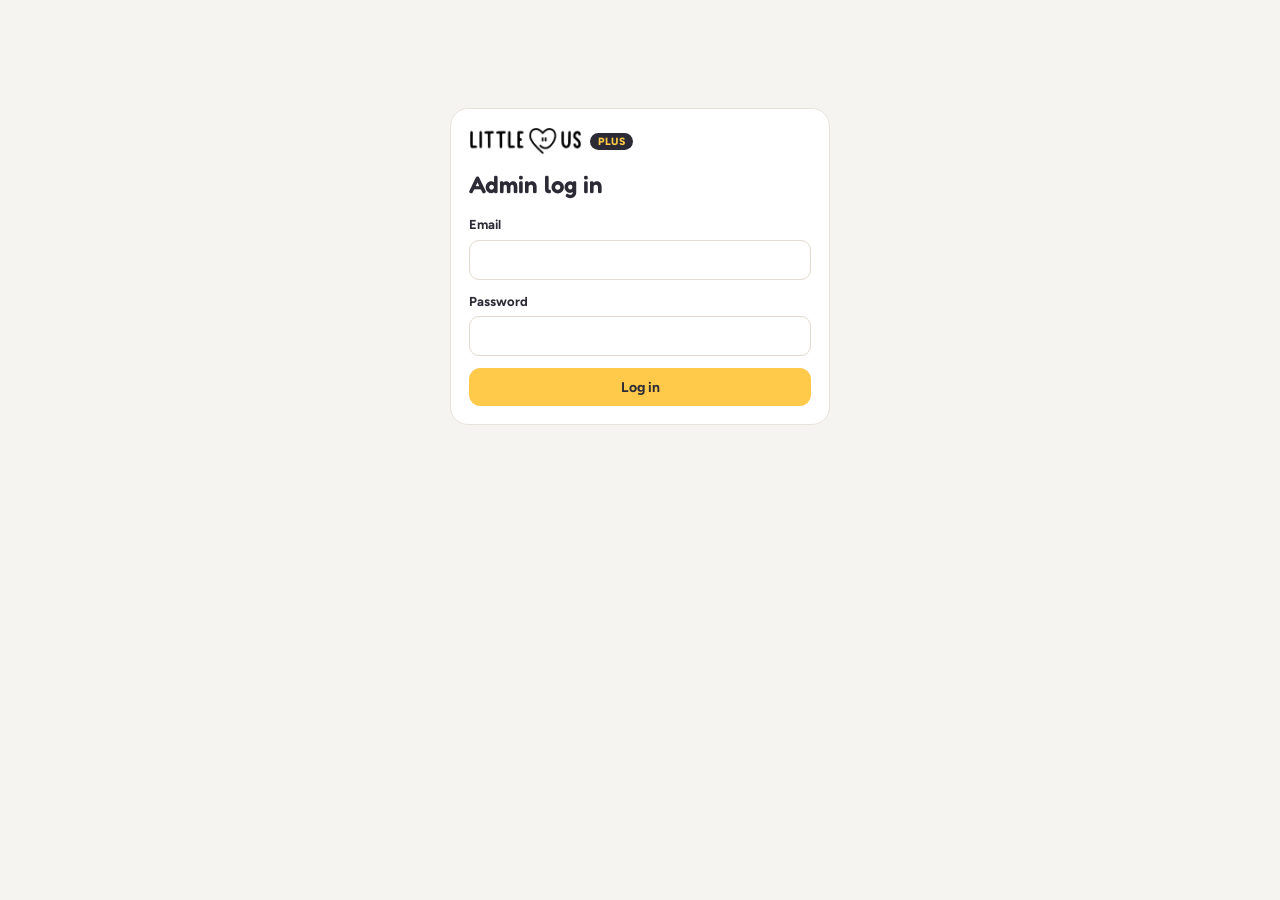
<file: admin-plus.html>
<!doctype html>
<html lang="en">
<head>
<meta charset="utf-8">
<meta name="viewport" content="width=device-width,initial-scale=1">
<meta name="robots" content="noindex">
<title>Little Us · Plus and accounts (admin)</title>
<link rel="preconnect" href="https://fonts.googleapis.com">
<link href="https://fonts.googleapis.com/css2?family=Fredoka:wght@500;600&family=Figtree:wght@400..800&display=swap" rel="stylesheet">
<style>
:root{--ink:#2B2A35;--body:#4A4855;--muted:#6B6875;--bg:#F6F4F0;--card:#fff;--border:#E8E3DA;--input:#E1DBD0;--thead:#FAF8F5;--sunny:#FFC94A;--sunny-press:#F5B92E;--butter:#FFF1C7;--mint:#DDF2E4;--lilac:#E9E1F7;--sky:#DCEBFA;--rose:#FBE0E6;--peach:#FFE9DA;--sand:#F3EEE6;--success:#1E6B45;--danger:#B23A4E;--error:#B23A2E}
*{box-sizing:border-box}[hidden]{display:none!important}
body{margin:0;background:var(--bg);color:var(--ink);font:500 14px/1.5 Figtree,system-ui,sans-serif}
h1,h2,h3{font-family:Fredoka,sans-serif;font-weight:600;margin:0}
a{color:var(--ink)}
button,input,select,textarea{font:inherit;color:inherit}
.shell{display:grid;grid-template-columns:230px 1fr;min-height:100vh}
.side{background:#fff;border-right:1px solid var(--border);padding:20px 14px;display:flex;flex-direction:column;gap:6px;position:sticky;top:0;height:100vh}
.brand{display:flex;align-items:center;gap:8px;padding:0 8px 16px}.brand img{height:26px;mix-blend-mode:multiply}
.tag{font:800 10.5px Figtree,sans-serif;letter-spacing:.06em;background:var(--ink);color:var(--sunny);padding:2px 8px;border-radius:99px}
.nav a{display:flex;align-items:center;gap:10px;padding:10px 12px;border-radius:12px;text-decoration:none;font-weight:700;color:var(--body)}
.nav a.on{background:var(--butter);color:var(--ink)}
.nav a .b{margin-left:auto;background:var(--error);color:#fff;border-radius:99px;font-size:11px;padding:0 7px}
.side .foot{margin-top:auto;display:flex;flex-direction:column;gap:8px;font-size:13px}
main{padding:28px 32px 80px;max-width:1180px;width:100%}
.head{display:flex;align-items:flex-end;justify-content:space-between;gap:16px;margin-bottom:18px;flex-wrap:wrap}
.head h1{font-size:30px}.head p{margin:4px 0 0;color:var(--muted)}
.card{background:#fff;border:1px solid var(--border);border-radius:18px;padding:18px}
.grid4{display:grid;grid-template-columns:repeat(4,1fr);gap:14px}
.stat b{display:block;font:600 32px Fredoka,sans-serif}.stat span{color:var(--muted);font-weight:700;font-size:13px}
.stat.warn{background:#FDECEA;border-color:#F3C5BE}
table{width:100%;border-collapse:collapse;background:#fff;border:1px solid var(--border);border-radius:16px;overflow:hidden}
th{background:var(--thead);text-align:left;font-size:12.5px;color:var(--muted);font-weight:800;padding:10px 14px;border-bottom:1px solid var(--border)}
td{padding:11px 14px;border-top:1px solid var(--border);vertical-align:middle}
tr:first-child td{border-top:0}
.btn{display:inline-flex;align-items:center;justify-content:center;gap:6px;min-height:38px;padding:0 14px;border-radius:11px;border:1px solid var(--input);background:#fff;font-weight:700;cursor:pointer;text-decoration:none;white-space:nowrap}
.btn.primary{background:var(--sunny);border-color:var(--sunny)}.btn.primary:hover{background:var(--sunny-press)}
.btn.dark{background:var(--ink);color:#fff;border-color:var(--ink)}
.btn.danger{color:var(--danger);border-color:#E9C4CB}
.btn.sm{min-height:32px;padding:0 10px;font-size:13px;border-radius:9px}
.btn[disabled]{opacity:.5;cursor:default}
input[type=text],input[type=email],input[type=url],input[type=number],input[type=date],input[type=password],select,textarea{height:40px;border:1px solid var(--input);border-radius:10px;padding:0 12px;background:#fff;width:100%}
textarea{height:auto;padding:10px 12px;min-height:70px;resize:vertical}
label.f{display:flex;flex-direction:column;gap:5px;font-weight:700;font-size:13px}
label.f small{font-weight:500;color:var(--muted)}
.row{display:flex;gap:10px;align-items:center;flex-wrap:wrap}
.pill{display:inline-flex;align-items:center;height:21px;padding:0 9px;border-radius:99px;font:800 10.5px Figtree,sans-serif;letter-spacing:.05em}
.p-plus{background:var(--ink);color:var(--sunny)}.p-free{background:var(--mint);color:var(--success)}.p-exp{background:var(--butter)}.p-end{background:var(--sand);color:var(--body)}
.p-unc{background:#FDECEA;color:var(--error)}.p-dis{background:var(--rose);color:var(--danger)}
.seg{display:inline-flex;background:var(--sand);border-radius:11px;padding:3px;gap:2px}
.seg button{border:0;background:none;padding:6px 10px;border-radius:9px;font-weight:700;font-size:12.5px;cursor:pointer;color:var(--body)}
.seg button.on{background:#fff;color:var(--ink);box-shadow:0 1px 2px #0001}
.seg button.on[data-v=plus]{background:var(--ink);color:var(--sunny)}
.seg button.on[data-v=hidden]{background:var(--rose);color:var(--danger)}
.seg button.on[data-v=account]{background:var(--mint);color:var(--success)}
.muted{color:var(--muted)}.small{font-size:12.5px}
.note{background:var(--butter);border-radius:14px;padding:12px 14px;font-size:13.5px}
.err{background:#FDECEA;color:var(--error);border-radius:12px;padding:10px 12px;font-weight:600}
.toast{position:fixed;bottom:20px;left:50%;transform:translateX(-50%);background:var(--ink);color:#fff;padding:10px 16px;border-radius:12px;font-weight:700;z-index:99}
.modal{position:fixed;inset:0;background:#2B2A3566;display:flex;align-items:center;justify-content:center;z-index:90;padding:16px}
.modal .card{width:100%;max-width:460px;display:flex;flex-direction:column;gap:12px}
.login{max-width:380px;margin:12vh auto;display:flex;flex-direction:column;gap:12px}
.toolgrp{margin-bottom:18px}.toolgrp h3{font-size:18px;margin:0 0 8px;text-transform:capitalize}
.bar{display:flex;gap:8px;align-items:center;margin-bottom:12px;flex-wrap:wrap}
.bar input{max-width:280px}
.counts{font-size:12.5px;color:var(--muted);font-weight:700}
@media(max-width:860px){.shell{grid-template-columns:1fr}.side{position:static;height:auto;flex-direction:row;flex-wrap:wrap}.nav{display:flex;flex-wrap:wrap}.grid4{grid-template-columns:1fr 1fr}main{padding:20px 16px}}
</style>
</head>
<body>
<div id="app"></div>
<script>
/* Little Us · admin for accounts and Little Us Plus
   Uses the same Supabase project and admin login as admin.html (admins table).
   Settings live in the database, so changes here show on the website straight away. */
(function () {
  'use strict';
  var SB = 'https://bqiicazulzjtthvduear.supabase.co';
  var KEY = 'sb_publishable_k9_U8J8UziaC_lSa10j-qw_0oRLtMF_';
  var SKEY = 'lu_admin_session';
  var $ = function (s, r) { return (r || document).querySelector(s); };
  var $$ = function (s, r) { return Array.prototype.slice.call((r || document).querySelectorAll(s)); };
  var esc = function (s) { return String(s == null ? '' : s).replace(/[&<>"']/g, function (c) { return { '&': '&amp;', '<': '&lt;', '>': '&gt;', '"': '&quot;', "'": '&#39;' }[c]; }); };
  var M = ['Jan', 'Feb', 'Mar', 'Apr', 'May', 'Jun', 'Jul', 'Aug', 'Sep', 'Oct', 'Nov', 'Dec'];
  function d(x) { if (!x) return '–'; x = new Date(x); return x.getDate() + ' ' + M[x.getMonth()] + ' ' + x.getFullYear(); }
  function toast(m) { var t = document.createElement('div'); t.className = 'toast'; t.textContent = m; document.body.appendChild(t); setTimeout(function () { t.remove(); }, 2600); }

  var S = null; try { S = JSON.parse(localStorage.getItem(SKEY) || 'null'); } catch (e) {}
  function setS(a) { S = a ? { access_token: a.access_token, refresh_token: a.refresh_token, expires_at: a.expires_at || Math.floor(Date.now() / 1000) + (a.expires_in || 3600), user: a.user || (S && S.user) } : null; try { S ? localStorage.setItem(SKEY, JSON.stringify(S)) : localStorage.removeItem(SKEY); } catch (e) {} }
  function tok() {
    if (!S) return Promise.resolve(null);
    if (S.expires_at - 60 > Date.now() / 1000) return Promise.resolve(S.access_token);
    return fetch(SB + '/auth/v1/token?grant_type=refresh_token', { method: 'POST', headers: { apikey: KEY, 'Content-Type': 'application/json' }, body: JSON.stringify({ refresh_token: S.refresh_token }) })
      .then(function (r) { return r.json().then(function (j) { if (!r.ok) { setS(null); return null; } setS(j); return j.access_token; }); });
  }
  function api(path, o) {
    o = o || {};
    return tok().then(function (tk) {
      var h = { apikey: KEY, Authorization: 'Bearer ' + (tk || KEY) };
      if (o.body !== undefined) h['Content-Type'] = 'application/json';
      if (o.prefer) h.Prefer = o.prefer;
      return fetch(SB + path, { method: o.method || 'GET', headers: h, body: o.body !== undefined ? JSON.stringify(o.body) : undefined }).then(function (r) {
        return r.text().then(function (t) { var j = null; try { j = t ? JSON.parse(t) : null; } catch (e) {} if (!r.ok) { var e = new Error((j && (j.message || j.msg || j.error_description)) || ('HTTP ' + r.status)); e.status = r.status; throw e; } return j; });
      });
    });
  }
  var rpc = function (fn, body) { return api('/rest/v1/rpc/' + fn, { method: 'POST', body: body || {} }); };

  var TABS = [['overview', 'Overview'], ['features', 'Plus features'], ['members', 'Members'], ['payments', 'Plus payments'], ['products', 'Shop on Gumroad'], ['settings', 'Plus settings']];
  var state = { tab: (location.hash.replace('#', '') || 'overview'), ov: null };

  function shell(inner) {
    $('#app').innerHTML = '<div class="shell"><aside class="side"><div class="brand"><img src="logo.png" alt="Little Us"><span class="tag">PLUS</span></div><nav class="nav">' +
      TABS.map(function (t) { return '<a href="#' + t[0] + '" class="' + (state.tab === t[0] ? 'on' : '') + '">' + t[1] + (t[0] === 'payments' && state.ov && state.ov.unclaimed ? '<span class="b">' + state.ov.unclaimed + '</span>' : '') + '</a>'; }).join('') +
      '</nav><div class="foot"><a href="admin.html">← Shop admin</a><a href="./" target="_blank" rel="noopener">View site ↗</a><span class="muted small">' + esc(S && S.user && S.user.email || '') + '</span><a href="#" id="out">Log out</a></div></aside><main id="main">' + inner + '</main></div>';
    $('#out').onclick = function (e) { e.preventDefault(); setS(null); login(); };
  }
  function errBox(e) { return '<div class="err">' + esc(e && e.message || 'Something went wrong') + '</div>'; }

  function login(msg) {
    $('#app').innerHTML = '<form class="login card" id="lf"><div class="brand" style="padding:0"><img src="logo.png" alt="Little Us" style="height:28px"><span class="tag">PLUS</span></div><h1 style="font-size:24px">Admin log in</h1>' + (msg ? '<div class="err">' + esc(msg) + '</div>' : '') +
      '<label class="f">Email<input type="email" id="le" autocomplete="email"></label><label class="f">Password<input type="password" id="lp" autocomplete="current-password"></label><button class="btn primary" type="submit">Log in</button></form>';
    $('#lf').onsubmit = function (e) {
      e.preventDefault();
      fetch(SB + '/auth/v1/token?grant_type=password', { method: 'POST', headers: { apikey: KEY, 'Content-Type': 'application/json' }, body: JSON.stringify({ email: $('#le').value.trim(), password: $('#lp').value }) })
        .then(function (r) { return r.json().then(function (j) { if (!r.ok) throw new Error(j.msg || j.error_description || 'Login failed'); setS(j); start(); }); })
        .catch(function (er) { login(er.message); });
    };
  }

  function start() {
    if (!S) return login();
    rpc('lu_is_admin').then(function (ok) {
      if (ok !== true) { setS(null); return login("This account isn't on the admin list."); }
      route();
    }).catch(function (e) { if (e.status === 401) { setS(null); return login(); } shell(errBox(e) + '<p class="muted">Did you run supabase/plus-setup.sql in the SQL editor?</p>'); });
  }
  function route() { state.tab = location.hash.replace('#', '') || 'overview'; (VIEWS[state.tab] || VIEWS.overview)(); }
  window.addEventListener('hashchange', function () { if (S) route(); });

  var VIEWS = {};
  // ---------------------------------------------------------------- overview
  VIEWS.overview = function () {
    shell('<div class="head"><div><h1>Plus and accounts</h1><p>How Little Us Plus is doing.</p></div></div><div id="ov" class="muted">Loading…</div>');
    rpc('lu_admin_plus_overview').then(function (o) {
      state.ov = o; shell($('#main').innerHTML);
      $('#ov').outerHTML = '<div class="grid4">' + [['accounts', 'Accounts'], ['plus_active', 'Active Plus members'], ['signups_7d', 'New sign-ups this week'], ['expiring_7d', 'Plus ending in 7 days'],
        ['passes_month', 'Plus passes sold this month'], ['products_month', 'Single products sold this month'], ['unclaimed', 'Unclaimed payments'], ['disputed', 'Disputes']].map(function (k) {
        return '<div class="card stat' + ((k[0] === 'unclaimed' || k[0] === 'disputed') && o[k[0]] ? ' warn' : '') + '"><b>' + (o[k[0]] || 0) + '</b><span>' + k[1] + '</span></div>';
      }).join('') + '</div>' + (o.unclaimed ? '<p style="margin-top:16px"><a class="btn primary" href="#payments">Assign unclaimed payments →</a></p>' : '');
    }).catch(function (e) { $('#ov').outerHTML = errBox(e); });
  };

  // ---------------------------------------------------------------- features
  VIEWS.features = function () {
    shell('<div class="head"><div><h1>Plus features</h1><p>Choose who can use each tool style. Changes show on the website within a few minutes.</p></div><button class="btn" id="addF">+ Add a style</button></div>' +
      '<div class="note" style="margin-bottom:16px"><b>Free for everyone</b> needs no account · <b>Free account</b> needs a free sign-up · <b>Plus only</b> needs Little Us Plus · <b>Hidden</b> is not shown yet. A new style still has to be built into the tools once; after that you control it here using its ID (for example <code>timer.dino</code>).</div><div id="fl" class="muted">Loading…</div>');
    function load() {
      api('/rest/v1/plus_features?select=*&order=tool,sort').then(function (rows) {
        var by = {}; rows.forEach(function (r) { (by[r.tool] = by[r.tool] || []).push(r); });
        var total = rows.length, plus = rows.filter(function (r) { return r.access === 'plus'; }).length;
        $('#fl').innerHTML = '<p class="counts">' + plus + ' of ' + total + ' styles are in Plus' + (total - plus ? ' (Plus adds about ' + Math.round(plus / Math.max(1, total - plus) * 100) + '% more styles)' : '') + '</p>' +
          Object.keys(by).map(function (tool) {
            return '<div class="toolgrp"><h3>' + esc(tool) + '</h3><table><tr><th>Style</th><th>ID</th><th>Who can use it</th></tr>' + by[tool].map(function (r) {
              return '<tr><td><b>' + esc(r.name_en) + '</b><div class="small muted">' + esc(r.name_id) + '</div></td><td><code>' + esc(r.id) + '</code></td><td><div class="seg" data-id="' + esc(r.id) + '">' +
                [['everyone', 'Free for everyone'], ['account', 'Free account'], ['plus', 'Plus only'], ['hidden', 'Hidden']].map(function (a) { return '<button type="button" data-v="' + a[0] + '" class="' + (r.access === a[0] ? 'on' : '') + '">' + a[1] + '</button>'; }).join('') +
                '</div></td></tr>';
            }).join('') + '</table></div>';
          }).join('');
        $$('.seg button', $('#fl')).forEach(function (b) {
          b.onclick = function () {
            var id = b.parentNode.dataset.id, v = b.dataset.v;
            api('/rest/v1/plus_features?id=eq.' + encodeURIComponent(id), { method: 'PATCH', body: { access: v, updated_at: new Date().toISOString() } }).then(function () { toast('Saved'); load(); }).catch(function (e) { toast(e.message); });
          };
        });
      }).catch(function (e) { $('#fl').innerHTML = errBox(e); });
    }
    load();
    $('#addF').onclick = function () {
      modal('<h2>Add a style</h2><label class="f">ID<small>tool.style, e.g. timer.rocket</small><input type="text" id="fi"></label><label class="f">Name (English)<input type="text" id="fe"></label><label class="f">Name (Indonesian)<input type="text" id="fid"></label>' +
        '<label class="f">Who can use it<select id="fa"><option value="everyone">Free for everyone</option><option value="account">Free account</option><option value="plus" selected>Plus only</option><option value="hidden">Hidden</option></select></label>', 'Add', function (m) {
        var id = $('#fi', m).value.trim().toLowerCase();
        if (!/^[a-z0-9-]+\.[a-z0-9-]+$/.test(id)) throw new Error('The ID should look like tool.style');
        return api('/rest/v1/plus_features', { method: 'POST', body: [{ id: id, tool: id.split('.')[0], name_en: $('#fe', m).value.trim() || id, name_id: $('#fid', m).value.trim() || $('#fe', m).value.trim() || id, access: $('#fa', m).value, sort: 100 }] }).then(load);
      });
    };
  };

  // ---------------------------------------------------------------- members
  var MEM = { q: '', f: 'all', page: 0 };
  VIEWS.members = function () {
    shell('<div class="head"><div><h1>Members</h1><p>Accounts, their plan and how many children they set up. Children’s details stay private.</p></div></div>' +
      '<div class="bar"><input type="text" id="mq" placeholder="Search name or email" value="' + esc(MEM.q) + '"><div class="seg" id="mf">' + [['all', 'All'], ['plus', 'Plus'], ['expiring', 'Ending soon'], ['free', 'Free']].map(function (a) { return '<button type="button" data-f="' + a[0] + '" class="' + (MEM.f === a[0] ? 'on' : '') + '">' + a[1] + '</button>'; }).join('') + '</div></div><div id="ml" class="muted">Loading…</div>');
    var q = $('#mq'), tm;
    q.oninput = function () { clearTimeout(tm); tm = setTimeout(function () { MEM.q = q.value.trim(); MEM.page = 0; load(); }, 300); };
    $$('#mf button').forEach(function (b) { b.onclick = function () { MEM.f = b.dataset.f; MEM.page = 0; $$('#mf button').forEach(function (x) { x.classList.toggle('on', x === b); }); load(); }; });
    function badge(r) {
      if (!r.plus_until) return '<span class="pill p-free">FREE</span>';
      var u = new Date(r.plus_until), days = Math.ceil((u - new Date()) / 86400000);
      if (u < new Date()) return '<span class="pill p-end">ENDED ' + d(u) + '</span>';
      return '<span class="pill ' + (days <= 14 ? 'p-exp' : 'p-plus') + '">PLUS · ' + d(u) + '</span>';
    }
    function load() {
      rpc('lu_admin_members', { p_search: MEM.q, p_filter: MEM.f, p_limit: 50, p_offset: MEM.page * 50 }).then(function (rows) {
        var total = rows[0] ? rows[0].total : 0;
        $('#ml').innerHTML = '<p class="counts">' + total + ' account' + (total === 1 ? '' : 's') + '</p><table><tr><th>Name</th><th>Email</th><th>Plan</th><th>Children</th><th>Joined</th><th></th></tr>' +
          (rows.length ? rows.map(function (r) {
            return '<tr><td><b>' + esc(r.name) + '</b></td><td>' + esc(r.email) + (r.confirmed ? '' : ' <span class="pill p-unc">NOT CONFIRMED</span>') + '</td><td>' + badge(r) + '</td><td>' + r.children + '</td><td class="small">' + d(r.created_at) + '</td>' +
              '<td style="text-align:right;white-space:nowrap"><button class="btn sm" data-g="' + r.id + '" data-e="' + esc(r.email) + '">Give Plus</button> ' + (r.plus_until && new Date(r.plus_until) > new Date() ? '<button class="btn sm danger" data-r="' + r.id + '" data-e="' + esc(r.email) + '">Remove</button>' : '') + '</td></tr>';
          }).join('') : '<tr><td colspan="6" class="muted">No accounts found.</td></tr>') + '</table>' +
          '<div class="row" style="margin-top:12px">' + (MEM.page ? '<button class="btn sm" id="pv">← Previous</button>' : '') + ((MEM.page + 1) * 50 < total ? '<button class="btn sm" id="nx">Next →</button>' : '') + '</div>';
        var pv = $('#pv'), nx = $('#nx'); if (pv) pv.onclick = function () { MEM.page--; load(); }; if (nx) nx.onclick = function () { MEM.page++; load(); };
        $$('[data-g]').forEach(function (b) {
          b.onclick = function () {
            modal('<h2>Give Plus</h2><p class="muted" style="margin:0">' + esc(b.dataset.e) + '</p><label class="f">How long<select id="gm"><option value="1">Add 1 month</option><option value="3" selected>Add 3 months</option><option value="12">Add 12 months</option><option value="date">Until a date…</option></select></label>' +
              '<label class="f" id="gdw" hidden>End date<input type="date" id="gd"></label><label class="f">Reason<small>Kept as a record, e.g. "colleague", "giveaway", "fixed payment problem"</small><input type="text" id="gr"></label>', 'Give Plus', function (m) {
              var v = $('#gm', m).value, until = v === 'date' ? $('#gd', m).value : null;
              if (v === 'date' && !until) throw new Error('Choose an end date');
              return rpc('lu_admin_grant_plus', { p_user: b.dataset.g, p_months: v === 'date' ? 0 : Number(v), p_until: until ? new Date(until + 'T23:59:00').toISOString() : null, p_reason: $('#gr', m).value.trim() }).then(function (r) { toast('Plus until ' + d(r)); load(); });
            }, function (m) { $('#gm', m).onchange = function () { $('#gdw', m).hidden = $('#gm', m).value !== 'date'; }; });
          };
        });
        $$('[data-r]').forEach(function (b) {
          b.onclick = function () {
            modal('<h2>Remove Plus?</h2><p style="margin:0">' + esc(b.dataset.e) + ' goes back to a free account straight away. Nothing they made is deleted.</p><label class="f">Reason<input type="text" id="rr"></label>', 'Remove Plus', function (m) {
              return rpc('lu_admin_remove_plus', { p_user: b.dataset.r, p_reason: $('#rr', m).value.trim() }).then(function () { toast('Plus removed'); load(); });
            });
          };
        });
      }).catch(function (e) { $('#ml').innerHTML = errBox(e); });
    }
    load();
  };

  // ---------------------------------------------------------------- payments
  var PAY = { f: 'all' };
  VIEWS.payments = function () {
    shell('<div class="head"><div><h1>Plus payments</h1><p>Every Gumroad and Midtrans payment that reached Little Us. Plus switches on automatically; only <b>unclaimed</b> sales need you.</p></div></div>' +
      '<div class="bar"><div class="seg" id="pf">' + [['all', 'All'], ['unclaimed', 'Unclaimed'], ['plus', 'Plus passes'], ['product', 'Single products'], ['disputed', 'Disputes and refunds']].map(function (a) { return '<button type="button" data-f="' + a[0] + '" class="' + (PAY.f === a[0] ? 'on' : '') + '">' + a[1] + '</button>'; }).join('') + '</div></div><div id="pl" class="muted">Loading…</div>');
    $$('#pf button').forEach(function (b) { b.onclick = function () { PAY.f = b.dataset.f; $$('#pf button').forEach(function (x) { x.classList.toggle('on', x === b); }); load(); }; });
    function load() {
      var q = '/rest/v1/purchases?select=id,sale_id,email,kind,plan,product_id,price_label,status,plus_to,note,created_at,user_id&order=created_at.desc&limit=200';
      if (PAY.f === 'unclaimed') q += '&status=eq.unclaimed'; else if (PAY.f === 'plus') q += '&kind=eq.plus'; else if (PAY.f === 'product') q += '&kind=eq.product'; else if (PAY.f === 'disputed') q += '&status=in.(disputed,refunded)';
      api(q).then(function (rows) {
        $('#pl').innerHTML = '<table><tr><th>Date</th><th>Email</th><th>What</th><th>Paid</th><th>Status</th><th>Plus until</th><th></th></tr>' + (rows.length ? rows.map(function (r) {
          var st = { paid: '<span class="pill p-free">PAID</span>', unclaimed: '<span class="pill p-unc">UNCLAIMED</span>', disputed: '<span class="pill p-dis">DISPUTED</span>', refunded: '<span class="pill p-end">REFUNDED</span>' }[r.status] || esc(r.status);
          return '<tr><td class="small">' + d(r.created_at) + '</td><td>' + esc(r.email) + '<div class="small muted">' + (/^mt-/.test(r.sale_id) ? 'Midtrans · ' : 'Gumroad · ') + esc(r.sale_id) + '</div></td><td>' + (r.kind === 'plus' ? '<span class="pill p-plus">PLUS</span> ' + (r.plan === '12m' ? '12 months' : '3 months') : esc(r.product_id || 'product')) + '</td><td>' + esc(r.price_label) + '</td><td>' + st + '</td><td class="small">' + (r.plus_to ? d(r.plus_to) : '–') + '</td>' +
            '<td style="text-align:right">' + (r.status === 'unclaimed' ? '<button class="btn sm primary" data-a="' + r.id + '" data-e="' + esc(r.email) + '">Assign to account</button>' : '') + '</td></tr>';
        }).join('') : '<tr><td colspan="7" class="muted">Nothing here.</td></tr>') + '</table>';
        $$('[data-a]').forEach(function (b) {
          b.onclick = function () {
            modal('<h2>Assign this payment</h2><p style="margin:0" class="muted">Paid on Gumroad with ' + esc(b.dataset.e) + '. Enter the email of the Little Us account it belongs to. Plus is added to that account straight away.</p><label class="f">Little Us account email<input type="email" id="ae" value="' + esc(b.dataset.e) + '"></label>', 'Assign', function (m) {
              return rpc('lu_admin_assign_purchase', { p_purchase: Number(b.dataset.a), p_email: $('#ae', m).value.trim() }).then(function () { toast('Assigned'); load(); });
            });
          };
        });
      }).catch(function (e) { $('#pl').innerHTML = errBox(e); });
    }
    load();
  };

  // ---------------------------------------------------------------- products
  VIEWS.products = function () {
    shell('<div class="head"><div><h1>Shop on Gumroad</h1><p>Paste each product’s Gumroad link. Products without a link show “Not on sale yet”. Free products keep their free download.</p></div></div>' +
      '<div class="note" style="margin-bottom:16px">Use the short link from Gumroad, e.g. <code>https://littleus.gumroad.com/l/morning-cards</code>. The part after <code>/l/</code> is how Little Us recognises the sale, so keep it the same once people are buying.</div><div id="gl" class="muted">Loading…</div>');
    api('/rest/v1/products?select=id,title_en,type,is_free,price_idr,price_usd,gumroad_url,in_plus&order=created_at.desc').then(function (rows) {
      $('#gl').innerHTML = '<table><tr><th>Product</th><th>Price</th><th style="width:44%">Gumroad link</th><th>In Plus</th><th></th></tr>' + rows.map(function (r) {
        return '<tr data-id="' + esc(r.id) + '"><td><b>' + esc(r.title_en) + '</b><div class="small muted">' + esc(r.type) + '</div></td><td class="small">' + (r.is_free ? 'Free' : 'Rp ' + Number(r.price_idr || 0).toLocaleString('id-ID') + (r.price_usd ? ' · $' + r.price_usd : '')) + '</td>' +
          '<td>' + (r.is_free ? '<span class="muted small">Free download, no link needed</span>' : '<input type="url" class="gu" value="' + esc(r.gumroad_url || '') + '" placeholder="https://….gumroad.com/l/…">') + '</td>' +
          '<td><input type="checkbox" class="ip"' + (r.in_plus !== false ? ' checked' : '') + (r.is_free ? ' disabled' : '') + '></td><td><button class="btn sm" data-save>Save</button></td></tr>';
      }).join('') + '</table>';
      $$('[data-save]').forEach(function (b) {
        b.onclick = function () {
          var tr = b.closest('tr'), gu = $('.gu', tr), url = gu ? gu.value.trim() : '';
          if (url && !/^https:\/\/[^\s]+\/l\/[^\s/?#]+/.test(url)) return toast('That doesn’t look like a Gumroad product link');
          b.disabled = true;
          api('/rest/v1/products?id=eq.' + encodeURIComponent(tr.dataset.id), { method: 'PATCH', body: { gumroad_url: url, in_plus: $('.ip', tr).checked } }).then(function () { b.disabled = false; toast('Saved'); }).catch(function (e) { b.disabled = false; toast(e.message); });
        };
      });
    }).catch(function (e) { $('#gl').innerHTML = errBox(e); });
  };

  // ---------------------------------------------------------------- settings
  var FIELDS = [
    ['Gumroad', [['gumroad_3m_url', '3 Months pass · Gumroad link', 'url'], ['gumroad_6m_url', '6 Months pass · Gumroad link', 'url'], ['gumroad_12m_url', '12 Months pass · Gumroad link', 'url']]],
    ['Plus prices (US dollars) · the website shows them in each visitor\'s currency and Midtrans converts them to rupiah. Set the same prices on the Gumroad products.', [['usd_3m', '3 Months price in US dollars', 'dec'], ['usd_6m', '6 Months price in US dollars', 'dec'], ['usd_12m', '12 Months price in US dollars', 'dec']]],
    ['Indonesia prices (rupiah) · shown to visitors in Indonesia and charged through Midtrans. Leave 0 to convert the dollar price instead.', [['idr_3m', '3 Months price in rupiah', 'rp'], ['idr_6m', '6 Months price in rupiah', 'rp'], ['idr_12m', '12 Months price in rupiah', 'rp']]],
    ['Midtrans (rupiah payments)', [['midtrans_enabled', 'Offer Midtrans (GoPay, QRIS, bank transfer) next to Gumroad', 'bool'], ['midtrans_round', 'Round the rupiah amount to the nearest (e.g. 10000)', 'int']]],
    ['Child profiles', [['free_child_limit', 'Child profiles on a free account', 'number'], ['plus_child_limit', 'Child profiles with Plus (one family or practitioner)', 'number']]],
    ['Upgrade popup', [['popup_title_en', 'Title (English) · {name} becomes the style name', 'text'], ['popup_title_id', 'Title (Indonesian)', 'text'], ['popup_body_en', 'Text (English)', 'area'], ['popup_body_id', 'Text (Indonesian)', 'area']]],
    ['Help', [['support_email', 'Support email shown when Plus is slow to switch on', 'email']]]
  ];
  VIEWS.settings = function () {
    shell('<div class="head"><div><h1>Plus settings</h1><p>Links, prices and wording for Little Us Plus. Saved changes show on the website within a few minutes.</p></div></div><div id="sl" class="muted">Loading…</div>');
    api('/rest/v1/plus_settings?select=*&id=eq.1').then(function (rows) {
      var s = rows[0] || {};
      $('#sl').innerHTML = '<form id="sf" style="display:flex;flex-direction:column;gap:16px">' + FIELDS.map(function (g) {
        return '<div class="card" style="display:grid;grid-template-columns:repeat(auto-fit,minmax(260px,1fr));gap:14px"><h3 style="grid-column:1/-1;font-size:18px">' + g[0] + '</h3>' + g[1].map(function (f) {
          return '<label class="f">' + esc(f[1]) + (f[2] === 'area' ? '<textarea name="' + f[0] + '">' + esc(s[f[0]]) + '</textarea>' : f[2] === 'bool' ? '<select name="' + f[0] + '" data-k="bool"><option value="false"' + (s[f[0]] ? '' : ' selected') + '>No, Gumroad only</option><option value="true"' + (s[f[0]] ? ' selected' : '') + '>Yes, offer both</option></select>' : f[2] === 'dec' || f[2] === 'int' || f[2] === 'rp' ? '<input type="number" data-k="' + f[2] + '" name="' + f[0] + '" value="' + esc(s[f[0]]) + '" min="' + (f[2] === 'dec' ? '0.5' : f[2] === 'rp' ? '0' : '1') + '"' + (f[2] === 'dec' ? ' step="0.01"' : f[2] === 'rp' ? ' step="1000"' : ' step="1"') + '>' : '<input type="' + f[2] + '" name="' + f[0] + '" value="' + esc(s[f[0]]) + '"' + (f[2] === 'number' ? ' min="1" max="20"' : '') + '>') + '</label>';
        }).join('') + '</div>';
      }).join('') + '<div><button class="btn primary" type="submit">Save settings</button></div></form>';
      $('#sf').onsubmit = function (e) {
        e.preventDefault();
        var body = { updated_at: new Date().toISOString() };
        $$('[name]', $('#sf')).forEach(function (i) { var k = i.getAttribute('data-k'); body[i.name] = k === 'bool' ? i.value === 'true' : k === 'rp' ? Math.max(0, Math.round(Number(i.value) || 0)) : k === 'dec' ? Math.max(0.5, Number(i.value) || ({ usd_6m: 11, usd_12m: 21 }[i.name] || 7)) : k === 'int' ? Math.max(1, Math.round(Number(i.value)) || 10000) : i.type === 'number' ? Math.max(1, Number(i.value) || 1) : i.value.trim(); });
        api('/rest/v1/plus_settings?id=eq.1', { method: 'PATCH', body: body }).then(function () { toast('Settings saved'); }).catch(function (er) { toast(er.message); });
      };
    }).catch(function (e) { $('#sl').innerHTML = errBox(e); });
  };

  // ---------------------------------------------------------------- modal helper
  function modal(html, okText, onOk, onOpen) {
    var m = document.createElement('div'); m.className = 'modal';
    m.innerHTML = '<div class="card">' + html + '<div class="err" hidden data-e></div><div class="row" style="justify-content:flex-end"><button class="btn" data-c>Cancel</button><button class="btn primary" data-ok>' + esc(okText) + '</button></div></div>';
    document.body.appendChild(m);
    var close = function () { m.remove(); };
    m.onclick = function (e) { if (e.target === m || e.target.closest('[data-c]')) close(); };
    if (onOpen) onOpen(m);
    $('[data-ok]', m).onclick = function () {
      var b = this, er = $('[data-e]', m); er.hidden = true;
      try { b.disabled = true; Promise.resolve(onOk(m)).then(close).catch(function (e) { b.disabled = false; er.hidden = false; er.textContent = e.message; }); }
      catch (e) { b.disabled = false; er.hidden = false; er.textContent = e.message; }
    };
  }

  start();
})();
</script>
</body>
</html>
</file>
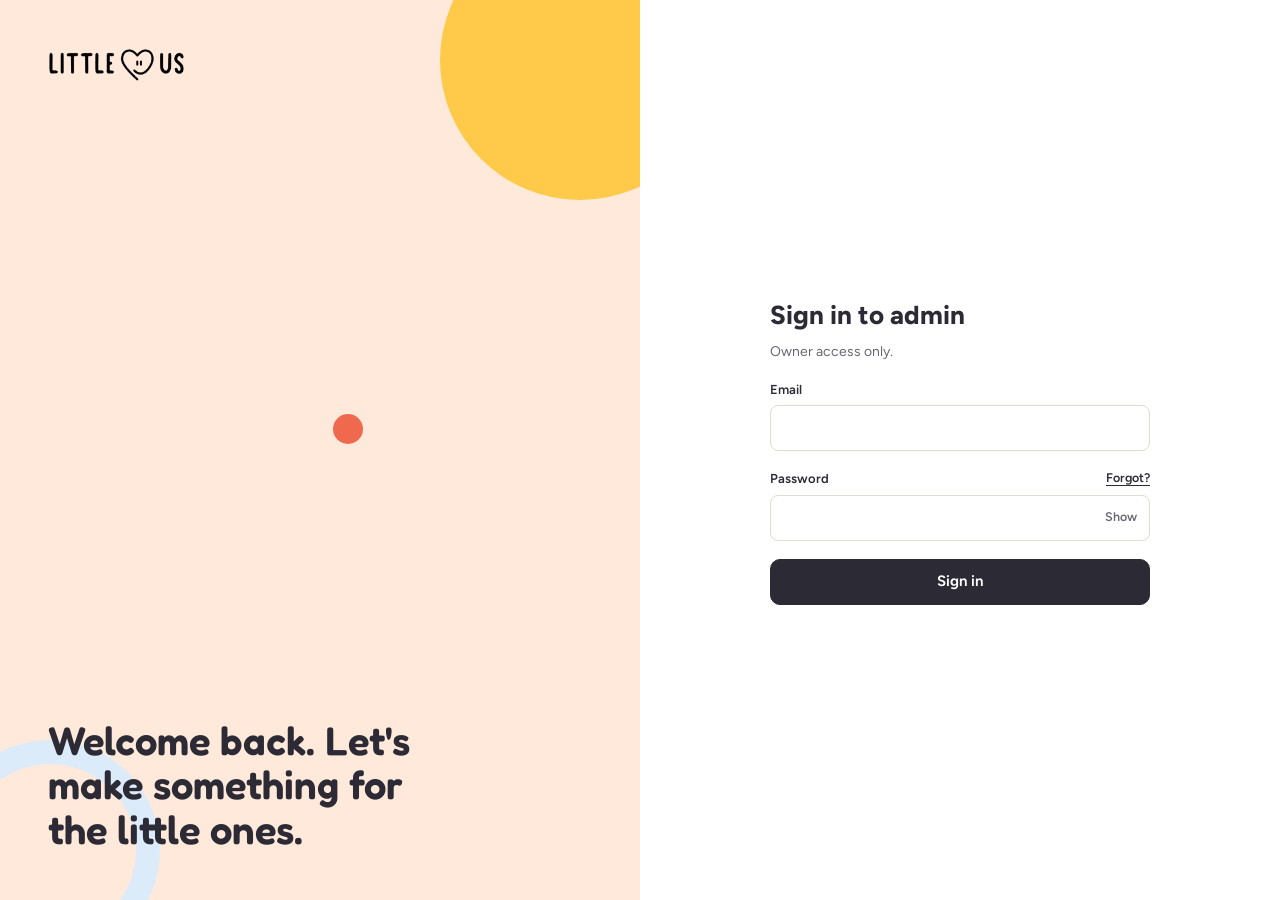
<file: admin.html>
<!DOCTYPE html>
<html lang="en">
<head>
<meta charset="utf-8">
<meta name="viewport" content="width=device-width, initial-scale=1">
<meta name="robots" content="noindex, nofollow">
<title>Admin · Little Us</title>
<link rel="icon" type="image/png" href="[data-uri]">
<link rel="apple-touch-icon" href="[data-uri]">
<link rel="preconnect" href="https://fonts.googleapis.com">
<link rel="preconnect" href="https://fonts.gstatic.com" crossorigin>
<link rel="stylesheet" href="https://fonts.googleapis.com/css2?family=Fredoka:wght@600&family=Figtree:wght@400..800&display=swap" media="print" onload="this.media='all'">
<script>
/* =====================================================================
   Little Us · admin settings (keep these the same as in index.html)
   Use the PUBLISHABLE key (sb_publishable_...). Never the secret key.
   ===================================================================== */
window.LU_CONFIG = {
  SUPABASE_URL: 'https://bqiicazulzjtthvduear.supabase.co',
  SUPABASE_KEY: 'sb_publishable_k9_U8J8UziaC_lSa10j-qw_0oRLtMF_'
};
</script>
<style>:root{--ink:#2B2A35;--body:#4A4855;--muted:#6B6875;--ph:#8A8693;--bg:#F6F4F0;--card:#FFFFFF;--border:#E8E3DA;--input:#E1DBD0;--thead:#FAF8F5;--row:#F3EFE8;--seg:#EDE8E0;--selected:#FFFBEF;--sunny:#FFC94A;--sunny-press:#F5B92E;--peach:#FFE9DA;--sand:#F3EEE6;--butter:#FFF1C7;--mint:#DDF2E4;--lilac:#E9E1F7;--sky:#DCEBFA;--rose:#FBE0E6;--success:#1E6B45;--danger:#B23A4E;--error:#B23A2E;--heart:#F0694F}*{box-sizing:border-box}[hidden]{display:none!important}html,body{height:100%}body{margin:0;background:var(--bg);color:var(--ink);font-family:Figtree,system-ui,sans-serif;font-size:14px;line-height:1.5}a{color:var(--ink)}button{font:inherit;color:inherit;cursor:pointer}input,select,textarea{font:inherit;color:var(--ink)}:focus-visible{outline:2px solid var(--ink);outline-offset:2px}.sr-only{position:absolute;width:1px;height:1px;overflow:hidden;clip:rect(0,0,0,0)}.mono{font-family:ui-monospace,Menlo,Consolas,monospace}.muted{color:var(--muted)}.small{font-size:12.5px}.row{display:flex;align-items:center;gap:10px}.col{display:flex;flex-direction:column;gap:10px}.grow{flex:1;min-width:0}.ellipsis{white-space:nowrap;overflow:hidden;text-overflow:ellipsis}.shell{display:grid;grid-template-columns:232px minmax(0,1fr);min-height:100vh}.side{position:sticky;top:0;height:100vh;background:#fff;border-right:1px solid var(--border);padding:20px 14px;display:flex;flex-direction:column;gap:20px;overflow-y:auto}.side .brand{display:flex;align-items:center;gap:8px;padding:0 8px}.side .brand img{height:20px;width:auto}.tag-admin{padding:2px 7px;border-radius:6px;background:var(--sand);font-size:11px;font-weight:700;color:var(--muted)}.nav{display:flex;flex-direction:column;gap:2px}.nav a{display:flex;align-items:center;gap:10px;min-height:38px;padding:0 10px;border-radius:9px;font-size:14px;font-weight:500;color:var(--body);text-decoration:none}.nav a:hover{background:var(--bg)}.nav a .dot{flex:none;width:8px;height:8px;background:#cfc7ba}.nav a .badge{margin-left:auto;font-size:11.5px;font-weight:700;color:#8a5a12}.nav a.on{background:var(--ink);color:#fff;font-weight:650}.nav a.on .dot{background:var(--sunny)}.nav a .lbl{flex:1}.side-foot{margin-top:auto;display:flex;flex-direction:column;gap:10px;padding:12px 10px 0;border-top:1px solid #EFEAE2}.avatar{width:30px;height:30px;border-radius:50%;background:var(--lilac);display:flex;align-items:center;justify-content:center;font-size:12px;font-weight:700;flex:none}.main{min-width:0;padding:28px 32px 48px;display:flex;flex-direction:column;gap:18px}.topbar-m{display:none}.page-head{display:flex;align-items:center;justify-content:space-between;gap:16px;flex-wrap:wrap}.page-title{font-size:24px;font-weight:750;letter-spacing:-.01em;margin:0}.page-sub{font-size:13.5px;color:var(--muted)}.crumb{font-size:13px;color:var(--muted);text-decoration:none}.crumb:hover{color:var(--ink)}.btn{display:inline-flex;align-items:center;justify-content:center;gap:8px;min-height:38px;padding:0 14px;border-radius:9px;border:1px solid var(--input);background:#fff;font-size:13.5px;font-weight:650;text-decoration:none;white-space:nowrap}.btn:hover{border-color:#cfc7ba}.btn-dark{background:var(--ink);border-color:var(--ink);color:#fff}.btn-dark:hover{background:#3a3946}.btn-primary{background:var(--sunny);border-color:var(--sunny);font-weight:750}.btn-primary:hover{background:#ffd060;border-color:#ffd060}.btn-danger{background:var(--danger);border-color:var(--danger);color:#fff}.btn-ghost{border-color:transparent;background:transparent}.btn-ghost:hover{background:var(--seg)}.btn-sm{min-height:30px;padding:0 10px;font-size:12.5px;border-radius:7px}.btn-lg{min-height:46px;font-size:15px;border-radius:10px}.btn[disabled]{opacity:.5;cursor:not-allowed}.link{background:none;border:0;padding:0;font-weight:600;text-decoration:underline;text-underline-offset:3px;color:var(--ink)}.link.danger{color:var(--danger)}.spinner{display:inline-block;width:14px;height:14px;border-radius:50%;border:2px solid rgba(43,42,53,.2);border-top-color:var(--ink);animation:spin .8s linear infinite;flex:none}.btn-dark .spinner,.btn-danger .spinner{border-color:#ffffff59;border-top-color:#fff}@keyframes spin{to{transform:rotate(360deg)}}.card{background:#fff;border:1px solid var(--border);border-radius:12px}.card-pad{padding:18px 20px}.card-h{font-size:15px;font-weight:700;margin:0}.card-head{display:flex;align-items:center;justify-content:space-between;gap:12px;padding:14px 20px}.kpis{display:grid;grid-template-columns:repeat(4,minmax(0,1fr));gap:14px}.kpi{padding:16px 18px;display:flex;flex-direction:column;gap:8px}.kpi .l{font-size:12.5px;color:var(--muted);font-weight:600}.kpi .v{font-size:24px;font-weight:750;letter-spacing:-.01em}.kpi .s{display:flex;justify-content:space-between;font-size:12.5px;color:var(--body)}.up{color:var(--success);font-weight:700}.down{color:var(--danger);font-weight:700}.field{display:flex;flex-direction:column;gap:6px;min-width:0}.field>label,.lab{font-size:13px;font-weight:600}.field .hint{font-size:12px;color:var(--ph)}.inp,.sel,.txt{width:100%;min-height:40px;border-radius:8px;border:1.5px solid var(--input);background:#fff;padding:0 12px;font-size:14px;outline:0}.txt{min-height:96px;padding:10px 12px;resize:vertical;line-height:1.5}.sel{appearance:none;-webkit-appearance:none;padding-right:32px;background-image:url("data:image/svg+xml,%3Csvg xmlns='http://www.w3.org/2000/svg' width='12' height='8' viewBox='0 0 12 8'%3E%3Cpath d='M1 1.5l5 5 5-5' fill='none' stroke='%236B6875' stroke-width='1.8' stroke-linecap='round'/%3E%3C/svg%3E");background-repeat:no-repeat;background-position:right 12px center}.inp:focus,.sel:focus,.txt:focus,.inp-group:focus-within{border-color:var(--ink);box-shadow:0 0 0 4px var(--butter)}.inp.err,.txt.err{border-color:#d9534f}.inp-group{display:flex;align-items:stretch;min-height:40px;border-radius:8px;border:1.5px solid var(--input);background:#fff;overflow:hidden}.inp-group .pre,.inp-group .post{display:flex;align-items:center;padding:0 10px;background:var(--thead);color:var(--muted);font-weight:600;font-size:13px}.inp-group input{flex:1;min-width:0;border:0;outline:0;padding:0 10px;font-size:14px;background:none}.grid2{display:grid;grid-template-columns:1fr 1fr;gap:12px}.err-text{color:var(--error);font-size:12.5px;font-weight:600}.seg{display:inline-flex;padding:3px;border-radius:9px;background:var(--seg);gap:2px;flex-wrap:wrap}.seg button{border:0;background:none;padding:6px 12px;border-radius:7px;font-size:13px;font-weight:600;color:var(--body)}.seg button.on{background:#fff;color:var(--ink);box-shadow:0 1px 2px #0000000f}.seg.block{display:grid;grid-auto-flow:column;grid-auto-columns:1fr}.toggle{flex:none;width:40px;height:24px;border-radius:999px;background:#d8d1c6;position:relative;border:0;padding:0}.toggle:after{content:"";position:absolute;top:3px;left:3px;width:18px;height:18px;border-radius:50%;background:#fff;transition:left .15s;box-shadow:0 1px 2px #00000026}.toggle[aria-checked=true]{background:var(--success)}.toggle[aria-checked=true]:after{left:19px}.cb{width:16px;height:16px;border-radius:4px;border:1.5px solid #C9C1B4;background:#fff;display:inline-flex;align-items:center;justify-content:center;font-size:10px;color:#fff;flex:none;padding:0}.cb.on{background:var(--ink);border-color:var(--ink)}.chip{display:inline-flex;align-items:center;gap:6px;padding:4px 10px;border-radius:999px;background:var(--sand);font-size:12.5px;font-weight:600;border:0}.chip .x{font-size:11px;color:var(--muted);background:none;border:0;padding:0}.chip.pick{background:#fff;border:1px solid var(--input);font-weight:500}.chip.pick.on{background:var(--ink);border-color:var(--ink);color:#fff;font-weight:600}.chips{display:flex;flex-wrap:wrap;gap:6px;align-items:center}.tag-input{display:flex;flex-wrap:wrap;gap:6px;align-items:center;min-height:40px;padding:6px 8px;border-radius:8px;border:1.5px solid var(--input);background:#fff}.tag-input input{border:0;outline:0;flex:1;min-width:90px;font-size:13.5px}.pill{display:inline-flex;align-items:center;padding:3px 9px;border-radius:999px;font-size:12px;font-weight:700;white-space:nowrap}.st-paid,.st-published,.st-active,.st-optin{background:#ddf2e4;color:#1e6b45}.st-pending{background:#fff1c7;color:#8a5a12}.st-draft,.st-expired,.st-failed,.st-paused,.st-notopt{background:#ede8e0;color:#4a4855}.st-expired{color:#6b6875}.st-hidden{background:#e9e1f7;color:#5b3f94}.st-refunded,.st-unsub{background:#fbe0e6;color:#9a2f45}.st-scheduled{background:#dcebfa;color:#2e4f80}.st-AWAITING_PROOF{background:#fff1c7;color:#8a5a12}.st-UNDER_REVIEW{background:#dcebfa;color:#2e4f80}.st-APPROVED,.st-live{background:#ddf2e4;color:#1e6b45}.st-REJECTED{background:#fbe0e6;color:#9a2f45}.st-EXPIRED{background:#ede8e0;color:#6b6875}.table{width:100%;border-collapse:collapse}.table th{text-align:left;padding:9px 16px;background:var(--thead);border-top:1px solid #EFEAE2;border-bottom:1px solid #EFEAE2;font-size:11.5px;font-weight:700;letter-spacing:.05em;text-transform:uppercase;color:var(--ph);white-space:nowrap}.table td{padding:10px 16px;border-bottom:1px solid var(--row);font-size:13.5px;vertical-align:middle}.table tr.click{cursor:pointer}.table tr.click:hover td{background:#fcfaf7}.table tr.sel td{background:var(--selected)}.table .num{text-align:right;white-space:nowrap}.table-wrap{overflow-x:auto}.thumb{flex:none;width:32px;height:40px;border-radius:6px;overflow:hidden;background:var(--sand)}.thumb img{width:100%;height:100%;object-fit:cover;display:block}.bulkbar{display:flex;align-items:center;gap:14px;padding:10px 16px;background:var(--ink);color:#fff;font-size:13.5px;border-radius:12px 12px 0 0;flex-wrap:wrap}.bulkbar button{background:none;border:0;color:#fff;font-weight:600;padding:0}.bulkbar .danger{color:#f4b3a5}.bulkbar .sep{width:1px;height:16px;background:#4a4855}.foot-row{display:flex;justify-content:space-between;align-items:center;padding:12px 16px;font-size:13px;color:var(--muted);gap:12px;flex-wrap:wrap}.sk{background:#efe9df;border-radius:6px;animation:pulse 1.4s ease-in-out infinite;height:12px}@keyframes pulse{0%,to{opacity:1}50%{opacity:.55}}.empty{padding:40px 20px;text-align:center;display:flex;flex-direction:column;align-items:center;gap:10px}.empty .ill{width:64px;height:64px;border-radius:20px;background:var(--sand);position:relative}.empty .ill:after{content:"";position:absolute;left:20px;top:20px;width:24px;height:24px;border-radius:50%;background:var(--sunny)}.error-box{padding:20px;display:flex;flex-direction:column;gap:10px;align-items:flex-start;background:var(--rose);border-radius:12px}.menu{position:absolute;z-index:30;background:#fff;border:1px solid var(--border);border-radius:10px;box-shadow:0 10px 30px #00000024;padding:6px;min-width:180px;display:flex;flex-direction:column}.menu button,.menu a{background:none;border:0;text-align:left;padding:8px 10px;border-radius:7px;font-size:13.5px;text-decoration:none;color:var(--ink)}.menu button:hover,.menu a:hover{background:var(--bg)}.chart{display:flex;gap:10px;height:200px}.chart .yax{display:flex;flex-direction:column;justify-content:space-between;font-size:11px;color:var(--ph);padding-bottom:18px;text-align:right;min-width:36px}.chart .bars{flex:1;display:flex;align-items:flex-end;gap:4px;border-bottom:1px solid #EFEAE2;background-image:linear-gradient(#F3EFE8 1px,transparent 1px);background-size:100% 33.3%;position:relative}.chart .bars span{flex:1;min-height:2px;border-radius:4px 4px 0 0;background:#e7dfd2;position:relative}.chart .bars span.today{background:var(--sunny)}.chart .bars span:hover{background:var(--ink)}.chart .xax{display:flex;justify-content:space-between;font-size:11px;color:var(--ph);margin-top:6px}.bar-tip{position:absolute;bottom:100%;left:50%;transform:translate(-50%,-6px);background:var(--ink);color:#fff;font-size:11.5px;padding:4px 8px;border-radius:6px;white-space:nowrap;pointer-events:none;display:none}.chart .bars span:hover .bar-tip{display:block}.meter{height:4px;border-radius:2px;background:var(--sand);position:relative;overflow:hidden}.meter i{position:absolute;left:0;top:0;bottom:0;background:var(--sunny);border-radius:2px}.ed-top{position:sticky;top:0;z-index:20;display:flex;align-items:center;gap:12px;padding:14px 32px;background:var(--bg);border-bottom:1px solid var(--border);margin:-28px -32px 0;flex-wrap:wrap}.ed-grid{display:grid;grid-template-columns:minmax(0,1fr) 320px;gap:20px;align-items:start}.ed-side{position:sticky;top:80px;display:flex;flex-direction:column;gap:14px}.tabs{display:flex;align-items:center;gap:4px;border-bottom:1px solid var(--border);padding:0 16px}.tabs button{border:0;background:none;padding:12px 10px;font-weight:650;font-size:13.5px;color:var(--muted);border-bottom:2px solid transparent;margin-bottom:-1px;display:flex;gap:6px;align-items:center}.tabs button.on{color:var(--ink);border-bottom-color:var(--ink)}.tabs .cnt{padding:1px 7px;border-radius:999px;background:var(--butter);color:#8a5a12;font-size:11px;font-weight:700}.counter{font-size:12px;color:var(--ph)}.counter.over{color:var(--error);font-weight:700}.aud-card{border:1.5px solid var(--input);border-radius:10px;padding:10px 12px;display:flex;flex-direction:column;gap:8px}.aud-card.on{border-color:var(--ink)}.files-list{display:flex;flex-direction:column;gap:8px}.file-item{display:flex;align-items:center;gap:10px;padding:10px 12px;border:1px solid var(--border);border-radius:10px}.file-item .ext{flex:none;padding:3px 7px;border-radius:6px;background:var(--rose);color:#9a2f45;font-size:11px;font-weight:800}.progress{height:6px;border-radius:3px;background:var(--seg);overflow:hidden}.progress i{display:block;height:100%;background:var(--ink);transition:width .2s}.drop{border:1.5px dashed #CFC7BA;border-radius:10px;padding:18px;text-align:center;color:var(--muted);font-size:13.5px;cursor:pointer;background:#fcfaf7}.drop.over{border-color:var(--ink);background:var(--butter)}.cover-box{display:flex;gap:14px;align-items:center}.cover-img{width:96px;aspect-ratio:4/5;border-radius:10px;background:var(--sand);overflow:hidden;flex:none;display:flex;align-items:center;justify-content:center;font-size:11px;color:var(--ph)}.cover-img img{width:100%;height:100%;object-fit:cover}.previews{display:grid;grid-template-columns:repeat(auto-fill,minmax(84px,1fr));gap:10px}.pv{position:relative;aspect-ratio:4/5;border-radius:8px;overflow:hidden;background:var(--sand);border:1px solid var(--border);cursor:grab}.pv img{width:100%;height:100%;object-fit:cover}.pv .n{position:absolute;left:6px;top:6px;background:#2b2a35bf;color:#fff;font-size:11px;font-weight:700;padding:1px 6px;border-radius:6px}.pv .rm{position:absolute;right:4px;top:4px;width:22px;height:22px;border-radius:50%;border:0;background:#fff;font-size:11px;box-shadow:0 1px 3px #0003}.pv.dragging{opacity:.4}.pv.add{display:flex;align-items:center;justify-content:center;font-size:22px;color:var(--muted);border-style:dashed;cursor:pointer;background:#fcfaf7}.bundle-list{display:flex;flex-direction:column;border:1px solid var(--border);border-radius:10px;overflow:hidden}.bundle-list .bi{display:flex;align-items:center;gap:10px;padding:8px 12px;border-bottom:1px solid var(--row)}.bundle-list .bi:last-child{border-bottom:0}.search-results{border:1px solid var(--border);border-radius:10px;max-height:220px;overflow-y:auto;background:#fff}.search-results button{display:flex;width:100%;align-items:center;gap:10px;padding:8px 12px;border:0;background:none;text-align:left;border-bottom:1px solid var(--row)}.search-results button:hover{background:var(--bg)}.warn-box{padding:10px 12px;border-radius:10px;background:var(--butter);font-size:13px;color:#5a3d0a}.info-box{padding:10px 12px;border-radius:10px;background:var(--sky);font-size:13px}.ok-box{padding:10px 12px;border-radius:10px;background:var(--mint);font-size:13px;color:#174f33}.err-box{padding:10px 12px;border-radius:10px;background:var(--rose);font-size:13px;color:#5a2a35}.scrim{position:fixed;inset:0;background:#1e1c2666;z-index:60}.modal{position:fixed;inset:0;z-index:70;display:flex;align-items:center;justify-content:center;padding:16px}.modal-card{background:#fff;border-radius:16px;padding:22px;width:100%;max-width:460px;box-shadow:0 14px 40px #00000040;display:flex;flex-direction:column;gap:14px;max-height:90vh;overflow-y:auto}.modal-card h2{margin:0;font-size:18px;font-weight:750}.drawer{position:fixed;top:0;right:0;bottom:0;width:min(440px,100vw);background:#fff;z-index:70;box-shadow:-10px 0 40px #00000026;display:flex;flex-direction:column}.drawer-h{display:flex;align-items:center;justify-content:space-between;padding:18px 22px;border-bottom:1px solid var(--border)}.drawer-h h2{margin:0;font-size:18px;font-weight:750}.drawer-b{flex:1;overflow-y:auto;padding:18px 22px;display:flex;flex-direction:column;gap:16px}.drawer-f{padding:14px 22px;border-top:1px solid var(--border);display:flex;justify-content:flex-end;gap:10px}.toasts{position:fixed;left:24px;bottom:24px;z-index:90;display:flex;flex-direction:column;gap:8px}.toast{display:flex;align-items:center;gap:12px;padding:12px 16px 12px 12px;border-radius:12px;background:var(--ink);color:#fff;box-shadow:0 10px 30px #00000040;font-size:14px;max-width:440px;animation:tin .2s ease}.toast .ic{width:26px;height:26px;border-radius:50%;background:#7fd1a0;color:#1e3a2a;font-weight:800;display:flex;align-items:center;justify-content:center;flex:none}.toast .ic.err{background:#f2a7a0;color:#5a1a14}.toast small{display:block;color:#cfc9d6;font-size:12.5px}.toast button{background:none;border:0;color:var(--sunny);font-weight:700;text-decoration:underline}@keyframes tin{0%{opacity:0;transform:translateY(8px)}}.login{display:grid;grid-template-columns:minmax(0,1fr) minmax(0,1fr);min-height:100vh}.login-art{position:relative;overflow:hidden;background:var(--peach);padding:48px;display:flex;flex-direction:column;justify-content:space-between}.login-art .big{position:relative;font:600 40px/1.12 Fredoka,sans-serif;max-width:420px}.login-form{display:flex;align-items:center;justify-content:center;background:#fff;padding:24px}.login-form form{width:100%;max-width:380px;display:flex;flex-direction:column;gap:18px}.deco{position:absolute;pointer-events:none}.set-grid{display:grid;grid-template-columns:200px minmax(0,1fr);gap:24px;align-items:start}.set-nav{position:sticky;top:20px;display:flex;flex-direction:column;gap:2px}.set-nav a{padding:8px 12px;border-radius:8px;text-decoration:none;font-weight:600;color:var(--body);font-size:13.5px}.set-nav a:hover{background:#fff}.copy-line{display:flex;gap:8px;align-items:center;padding:8px 10px;border:1px solid var(--border);border-radius:8px;background:var(--thead);font-size:12.5px}.copy-line code{flex:1;min-width:0;overflow-wrap:anywhere}@media(max-width:1100px){.shell{grid-template-columns:64px minmax(0,1fr)}.side{padding:16px 8px;align-items:center}.side .brand .tag-admin,.side .brand img{display:none}.side .brand:before{content:"lu";font:700 15px Fredoka,sans-serif}.nav a{justify-content:center;padding:0;width:44px;min-height:40px}.nav a .lbl,.nav a .badge{display:none}.nav a .dot{width:10px;height:10px}.side-foot{padding:12px 0 0;align-items:center}.side-foot .who,.side-foot .store{display:none}.main{padding:22px 20px 40px}.ed-top{margin:-22px -20px 0;padding:12px 20px}.kpis{grid-template-columns:repeat(2,minmax(0,1fr))}.ed-grid{grid-template-columns:minmax(0,1fr)}.ed-side{position:static}}@media(max-width:720px){.shell{grid-template-columns:1fr}.side{position:fixed;left:0;top:0;bottom:0;width:240px;z-index:80;transform:translate(-100%);transition:transform .2s;align-items:stretch;padding:20px 14px}.side.open{transform:none;box-shadow:10px 0 40px #00000026}.side .brand img{display:block}.side .brand:before{content:none}.side .brand .tag-admin{display:inline}.nav a{justify-content:flex-start;padding:0 10px;width:auto}.nav a .lbl,.nav a .badge{display:inline}.side-foot{align-items:stretch}.side-foot .who,.side-foot .store{display:flex}.topbar-m{display:flex;align-items:center;gap:10px;padding:12px 16px;background:#fff;border-bottom:1px solid var(--border);position:sticky;top:0;z-index:40}.main{padding:18px 14px 40px}.ed-top{margin:-18px -14px 0;padding:10px 14px;top:57px}.kpis{grid-template-columns:1fr 1fr}.grid2,.login{grid-template-columns:1fr}.login-art{min-height:200px;padding:28px}.login-art .big{font-size:28px}.set-grid{grid-template-columns:1fr}.set-nav{position:static;flex-direction:row;flex-wrap:wrap}.table th,.table td{padding:9px 10px}}.proof-view{background:var(--sand);border-top:1px solid var(--row)}.proof-img{display:block;width:100%;border:0;padding:12px;background:var(--sand);cursor:zoom-in}.proof-img img{display:block;max-width:100%;max-height:620px;margin:0 auto;object-fit:contain;border-radius:10px;box-shadow:0 2px 10px #2b2a3514}.amount-check{display:flex;justify-content:space-between;align-items:center;gap:12px;padding:14px 16px;border-radius:14px;background:var(--butter)}.amount-check .amt{font:600 28px/1.1 Fredoka,Figtree,sans-serif;overflow-wrap:anywhere}.amount-check mark{background:var(--sunny);border-radius:6px;padding:0 3px;color:inherit}.menu .danger{color:var(--danger)}@media(max-width:1100px){.od-grid{grid-template-columns:1fr!important}}
</style>
</head>
<body>
<div id="app"></div>
<div class="toasts" id="toasts" role="status" aria-live="polite"></div>
<script>(function(){"use strict";const d=window.LU_CONFIG||{},I=String(d.SUPABASE_URL||"").trim().replace(/\/+$/,""),i=String(d.SUPABASE_KEY||"").trim(),$=/^https?:\/\/.+/.test(I)&&i.length>20,w=(a,o)=>(o||document).querySelector(a),V=(a,o)=>Array.from((o||document).querySelectorAll(a)),F=a=>String(a==null?"":a).replace(/[&<>"']/g,o=>({"&":"&amp;","<":"&lt;",">":"&gt;",'"':"&quot;","'":"&#39;"})[o]),X=a=>"Rp"+Math.round(Number(a)||0).toLocaleString("id-ID"),ie=a=>"US$"+(Number(a)||0).toFixed(2),N=(a,o)=>o==="USD"?ie(a):X(a),M=["Jan","Feb","Mar","Apr","May","Jun","Jul","Aug","Sep","Oct","Nov","Dec"],Y=a=>a?(a=new Date(a),a.getDate()+" "+M[a.getMonth()]+" "+a.getFullYear()):"–",J=a=>a?(a=new Date(a),a.getDate()+" "+M[a.getMonth()]):"–",g=a=>a?(a=new Date(a),Y(a)+", "+String(a.getHours()).padStart(2,"0")+":"+String(a.getMinutes()).padStart(2,"0")):"–",H=a=>(a=new Date(a),String(a.getHours()).padStart(2,"0")+":"+String(a.getMinutes()).padStart(2,"0")),b=a=>(a=Number(a)||0,a?a>=1048576?(a/1048576).toFixed(1)+" MB":Math.max(1,Math.round(a/1024))+" KB":""),C=a=>String(a||"").toLowerCase().normalize("NFD").replace(/[̀-ͯ]/g,"").replace(/&/g," and ").replace(/[^a-z0-9]+/g,"-").replace(/^-+|-+$/g,"").slice(0,80),z=(a,o)=>{let h;return function(){clearTimeout(h);const k=arguments;h=setTimeout(()=>a.apply(null,k),o)}},l={worksheet:"Worksheet",social_story:"Social Story",visual_schedule:"Visual Schedule",task_cards:"Task Cards",bundle:"Bundle"},S={EN:"English",ID:"Indonesian",BI:"Bilingual"},u=()=>location.origin+"/",e={user:null,cats:[],pending:0,route:"",config:null},r="lu_admin_session";let y=null;try{y=JSON.parse(localStorage.getItem(r)||"null")}catch{}function m(a){y=a?{access_token:a.access_token,refresh_token:a.refresh_token,expires_at:a.expires_at||Math.floor(Date.now()/1e3)+(a.expires_in||3600),user:a.user}:null;try{y?localStorage.setItem(r,JSON.stringify(y)):localStorage.removeItem(r)}catch{}}async function P(a,o,h,k){let B;try{B=await fetch(I+"/auth/v1/"+a,{method:h||"POST",headers:{apikey:i,"Content-Type":"application/json",Authorization:"Bearer "+(k||i)},body:o?JSON.stringify(o):void 0})}catch{throw new Error("Couldn't reach Supabase. Check your connection.")}let q=null;try{q=await B.json()}catch{}if(!B.ok)throw new Error(q&&(q.error_description||q.msg||q.message||q.error)||"HTTP "+B.status);return q}let _=null;async function R(){return y?y.expires_at-60>Date.now()/1e3?y:(_||(_=P("token?grant_type=refresh_token",{refresh_token:y.refresh_token}).then(a=>(m(a),y)).catch(()=>(m(null),null)).finally(()=>{_=null})),_):null}const O={async signIn(a,o){return m(await P("token?grant_type=password",{email:a,password:o})),y},async signOut(){const a=y;if(m(null),a)try{await P("logout",null,"POST",a.access_token)}catch{}},async recover(a){await P("recover?redirect_to="+encodeURIComponent(location.origin+location.pathname),{email:a})},async updatePassword(a){const o=await R();if(!o)throw new Error("Please sign in again.");await P("user",{password:a},"PUT",o.access_token)}};async function f(a,o){if(o=o||{},!$){const ce=new Error("Add your Supabase URL and publishable key at the top of admin.html first.");throw ce.code="not_configured",ce}const h=await R();if(!h){t("Your login has expired. Please sign in again.");const ce=new Error("Please sign in again.");throw ce.code="unauthorized",ce}const k=Object.assign({apikey:i,Authorization:"Bearer "+h.access_token},o.headers||{});let B=o.body;B!==void 0&&!(B instanceof Blob)&&typeof B!="string"&&(B=JSON.stringify(B),k["Content-Type"]="application/json");let q;try{q=await fetch(I+a,{method:o.method||"GET",headers:k,body:B})}catch{const ve=new Error("Couldn't reach Supabase. Check your connection.");throw ve.network=!0,ve}const te=await q.text();let Z=null;try{Z=te?JSON.parse(te):null}catch{Z=te}if(!q.ok||Z&&Z.ok===!1){const ce=Z&&(Z.message||Z.error_description||Z.msg||Z.error)||"HTTP "+q.status,ve=new Error(ce);throw ve.code=Z&&(Z.code||Z.error)||q.status,ve.data=Z,(q.status===401||/JWT expired/i.test(ce))&&t("Your login has expired. Please sign in again."),ve}return Z}function luNotSaved(t){const e=new Error("Nothing was saved. The database didn't allow this change to "+t+". Run fix-admin-permissions.sql in Supabase, then try again.");e.code="not_saved";return e}const x={get:a=>f("/rest/v1/"+a),insert:(a,o,h)=>f("/rest/v1/"+a,{method:"POST",body:o,headers:{Prefer:"return=representation"+(h?",resolution=merge-duplicates":"")}}),update:async(a,o,h)=>{const r=await f("/rest/v1/"+a+"?"+o,{method:"PATCH",body:h,headers:{Prefer:"return=representation"}});if(Array.isArray(r)&&!r.length)throw luNotSaved(a);return r},remove:async(a,o)=>{const r=await f("/rest/v1/"+a+"?"+o,{method:"DELETE",headers:{Prefer:"return=representation"}});if(Array.isArray(r)&&!r.length)throw luNotSaved(a);return r},rpc:(a,o)=>f("/rest/v1/rpc/"+a,{method:"POST",body:o||{}})},G=a=>String(a).split("/").map(encodeURIComponent).join("/"),ae={upload:(a,o,h,k)=>f("/storage/v1/object/"+a+"/"+G(o),{method:"POST",body:h,headers:{"Content-Type":k||h.type||"application/octet-stream","x-upsert":"true","cache-control":"31536000"}}),publicUrl:(a,o)=>I+"/storage/v1/object/public/"+a+"/"+G(o),async signedUrl(a,o,h){const k=await f("/storage/v1/object/sign/"+a+"/"+G(o),{method:"POST",body:{expiresIn:h||600}}),B=k.signedURL||k.signedUrl;return/^https?:/.test(B)?B:I+"/storage/v1"+B},remove:(a,o)=>f("/storage/v1/object/"+a,{method:"DELETE",body:{prefixes:o}})},W=(a,o)=>f("/functions/v1/shop",{method:"POST",body:Object.assign({action:a},o||{})}),oe="id,order_number,access_token,created_at,name,email,whatsapp,language,currency,subtotal,discount_code,discount,unique_code,total,payment_method,proof_path,proof_uploaded_at,status,reject_reason,approved_at,downloads_expire_at,notes";function Q(a,o){const h=o||[];return Object.assign(a,{uuid:a.id,order_id:a.order_number,total_to_pay:Number(a.total),subtotal:Number(a.subtotal),discount:Number(a.discount),items:h,product_ids:h.map(k=>k.product_id).join(", "),product_names:h.map(k=>k.title_en).join(", "),order_url:u()+"?order="+a.access_token,whatsapp_link:a.whatsapp?"https://wa.me/"+a.whatsapp+"?text="+encodeURIComponent((a.language==="id"?"Halo ":"Hi ")+(a.name||"").split(" ")[0]+", "+(a.language==="id"?"ini link pesanan Little Us kamu (":"here is your Little Us order link (")+a.order_number+"): "+u()+"?order="+a.access_token):""})}async function U(){await x.rpc("admin_expire_orders").catch(()=>{});const[a,o]=await Promise.all([x.get("orders?select="+oe+"&order=created_at.desc&limit=3000"),x.get("order_items?select=order_id,product_id,title_en,title_id,price,thumb_url&limit=20000")]),h={};return o.forEach(k=>(h[k.order_id]=h[k.order_id]||[]).push(k)),a.map(k=>Q(k,h[k.id]))}async function le(a){const o=/^[0-9a-f-]{36}$/i.test(a)?"id":"order_number",h=await x.get("orders?select="+oe+"&"+o+"=eq."+encodeURIComponent(a));if(!h.length)return null;const k=h[0],[B,q]=await Promise.all([x.get("order_items?select=product_id,title_en,title_id,price,thumb_url&order_id=eq."+k.id),x.get("downloads?select=product_id,file_id,download_count,max_downloads&order_id=eq."+k.id)]);Q(k,B);const te=q.some(Z=>Z.file_id)?await x.get("product_files?select=id,file_name,size_bytes&id=in.("+q.map(Z=>Z.file_id).filter(Boolean).join(",")+")"):[];return q.forEach(Z=>{const ce=te.find(ve=>ve.id===Z.file_id);Z.file_name=ce?ce.file_name:"File",Z.size=ce?ce.size_bytes:0}),k.downloads=q,k}async function re(a,o){switch(o=o||{},a){case"adminListOrders":return{orders:await U()};case"adminListSubscribers":return{subscribers:await x.get("subscribers?select=email,language,source,opted_in,created_at,unsubscribed_at&order=created_at.desc&limit=20000")};case"adminListProducts":return{products:await x.get("products?select=*&order=created_at.asc")};case"adminConfig":return(await x.get("settings?select=*&id=eq.1"))[0]||{};case"adminSkillAreas":{if(o.op==="save"){const h=o.rows.map((te,Z)=>Object.assign({},te,{sort:Z+1}));await x.insert("categories",h,!0);const k=h.map(te=>te.slug),q=(await x.get("categories?select=slug")).map(te=>te.slug).filter(te=>!k.includes(te));q.length&&await x.remove("categories","slug=in.("+q.map(encodeURIComponent).join(",")+")")}return{categories:await x.get("categories?select=*&order=sort")}}case"adminUpdateProduct":{const h=o.product,k={};return"active"in h&&(k.status=h.active?"published":"hidden"),"tags"in h&&(k.tags=String(h.tags).split(",").map(q=>q.trim()).filter(Boolean)),{product:(await x.update("products","id=eq."+encodeURIComponent(h.product_id),k))[0]}}case"adminDiscounts":{if(o.op==="list")return{codes:await x.get("discount_codes?select=*&order=created_at.desc")};if(o.op==="delete")return await x.remove("discount_codes","code=eq."+encodeURIComponent(o.code)),{ok:!0};const h=Object.assign({},o.row),k=h.original_code;delete h.original_code,h.usage_limit=h.usage_limit===""||h.usage_limit==null?null:Number(h.usage_limit);try{k?await x.update("discount_codes","code=eq."+encodeURIComponent(k),h):await x.insert("discount_codes",[h])}catch(B){throw(B.code==="23505"||/duplicate/i.test(B.message))&&(B.code="duplicate"),B}return{ok:!0}}case"adminSetOrderStatus":{if(o.status==="approve"){const k=await x.rpc("admin_approve_order",{p_order:o.uuid});let B=null;return k.already||(B=await W("email",{order_id:o.uuid,kind:"ready"}).then(q=>q.sent).catch(()=>!1)),Object.assign({},k,{emailed:B})}return await x.rpc("admin_reject_order",{p_order:o.uuid,p_reason:o.reason}),{ok:!0,emailed:await W("email",{order_id:o.uuid,kind:"rejected"}).then(k=>k.sent).catch(()=>!1)}}case"adminOrderTools":return o.tool==="resend"?{done:(await W("email",{order_id:o.uuid,kind:o.kind||"link"})).sent?"Email sent":"Email not sent. Check the Resend settings (see SETUP.md)."}:(await x.rpc("admin_order_tool",{p_order:o.uuid,p_tool:o.tool}),{done:o.tool==="extend"?"Extended by 30 days":"Download counts reset"})}throw new Error("Unknown action "+a)}function ue(a,o){o=o||{};const h=document.createElement("div");h.className="toast",h.innerHTML='<span class="ic'+(o.kind==="err"?" err":"")+'">'+(o.kind==="err"?"!":o.icon||"✓")+'</span><span style="flex:1">'+F(a)+(o.sub?"<small>"+F(o.sub)+"</small>":"")+"</span>"+(o.action?'<button type="button">'+F(o.action)+"</button>":""),o.action&&(h.querySelector("button").onclick=()=>{h.remove(),o.onAction&&o.onAction()}),w("#toasts").appendChild(h),setTimeout(()=>h.remove(),o.ms||(o.action?7e3:4e3))}function me(a,o){console.error(a),ue(o||"Something went wrong",{kind:"err",sub:a&&(a.message||a.error_description||a.error)||String(a),ms:7e3})}function pe(a,o){o=o||{};const h=document.createElement("div");h.className="scrim";const k=document.createElement("div");k.className="modal",k.setAttribute("role","dialog"),k.setAttribute("aria-modal","true"),k.innerHTML='<div class="modal-card"'+(o.wide?' style="max-width:'+(o.wide===!0?640:o.wide)+'px"':"")+">"+a+"</div>";const B=()=>{h.remove(),k.remove(),document.removeEventListener("keydown",q)},q=te=>{te.key==="Escape"&&B()};return k.addEventListener("mousedown",te=>{te.target===k&&B()}),document.addEventListener("keydown",q),document.body.append(h,k),setTimeout(()=>{const te=k.querySelector("input,textarea,select,button");te&&!o.noFocus&&te.focus()},30),{el:k.firstChild,close:B}}function ge(a){return new Promise(o=>{const h=pe("<h2>"+F(a.title)+"</h2>"+(a.body?'<div style="font-size:14px;color:var(--body);line-height:1.55">'+a.body+"</div>":"")+'<div class="row" style="justify-content:flex-end;flex-wrap:wrap"><button type="button" class="btn" data-r="no">'+F(a.cancel||"Cancel")+"</button>"+(a.extra?'<button type="button" class="btn" data-r="extra">'+F(a.extra)+"</button>":"")+'<button type="button" class="btn '+(a.danger?"btn-danger":"btn-dark")+'" data-r="yes">'+F(a.ok||"Confirm")+"</button></div>");V("[data-r]",h.el).forEach(k=>k.onclick=()=>{h.close(),o(k.dataset.r==="yes"?!0:k.dataset.r==="extra"?"extra":!1)})})}function he(a){const o=document.createElement("div");o.className="scrim";const h=document.createElement("aside");h.className="drawer",h.innerHTML=a;const k=()=>{o.remove(),h.remove(),document.removeEventListener("keydown",B)},B=q=>{q.key==="Escape"&&k()};return o.onclick=k,document.addEventListener("keydown",B),document.body.append(o,h),V("[data-close]",h).forEach(q=>q.onclick=k),{el:h,close:k}}function be(a){const o={published:"Published",hidden:"Hidden",active:"Active",paused:"Paused",optin:"Opted in",notopt:"Not opted in",unsub:"Unsubscribed",used:"Used up",expired:"Expired",AWAITING_PROOF:"Awaiting proof",UNDER_REVIEW:"Under review",APPROVED:"Approved",REJECTED:"Rejected",EXPIRED:"Expired",live:"Live",new:"New",handled:"Handled"};return'<span class="pill st-'+F(a==="used"?"expired":a==="new"?"UNDER_REVIEW":a==="handled"?"APPROVED":a)+'">'+F(o[a]||a)+"</span>"}function _e(a,o){return Array.from({length:o||6},()=>"<tr>"+Array.from({length:a},(h,k)=>'<td><div class="sk" style="width:'+(k===1?70:50)+'%"></div></td>').join("")+"</tr>").join("")}function we(a,o,h){return'<div class="empty"><div class="ill"></div><b style="font-size:15px">'+F(a)+"</b>"+(o?'<span class="muted" style="max-width:380px">'+F(o)+"</span>":"")+(h||"")+"</div>"}function fe(a){const o=a&&(a.message||a.error)||String(a);return`<div style="padding:16px"><div class="error-box"><b>Couldn't load this.</b><span class="small">`+F(o)+'</span><div class="row"><button type="button" class="btn btn-sm btn-dark" data-retry>Retry</button><button type="button" class="btn btn-sm" data-copyerr>Copy error details</button></div></div></div>'}function ye(a,o,h){const k=w("[data-retry]",a);k&&(k.onclick=o);const B=w("[data-copyerr]",a);B&&(B.onclick=()=>{navigator.clipboard&&navigator.clipboard.writeText(JSON.stringify({message:h&&h.message,code:h&&h.code,data:h&&h.data},null,2)),ue("Error details copied")})}function xe(a,o){const h=a.map(q=>q.map(te=>{const Z=te==null?"":String(te);return/[",\n]/.test(Z)?'"'+Z.replace(/"/g,'""')+'"':Z}).join(",")).join(`
`),k=new Blob(["\uFEFF"+h],{type:"text/csv;charset=utf-8"}),B=document.createElement("a");B.href=URL.createObjectURL(k),B.download=o,B.click(),setTimeout(()=>URL.revokeObjectURL(B.href),2e3)}async function ke(a){try{await navigator.clipboard.writeText(a),ue("Copied",{sub:a})}catch{ue("Copy failed",{kind:"err"})}}async function t(a){await O.signOut(),e.user=null,e.route="/login",j(a||"")}async function s(a){return e.cats.length&&!a||(e.cats=(await re("adminSkillAreas",{op:"list"})).categories||[]),e.cats}const c=a=>{const o=e.cats.find(h=>h.slug===a);return o?o.name_en:a},E=a=>{const o=e.cats.find(h=>h.slug===(a.skill_areas||[])[0]);return o?o.tint:"#F3EEE6"},n=(a,o,h)=>{const k=a.thumb_url||a.cover_url;return'<span class="thumb" style="'+(o?"width:"+o+"px;height:"+h+"px;":"")+"background:"+F(E(a))+'">'+(k?'<img src="'+F(k)+'" alt="" loading="lazy">':"")+"</span>"},D=[["dashboard","Dashboard","50%"],["visits","Visits","3px 50% 50% 50%"],["orders","Orders","3px 50% 3px 50%"],["products","Products","3px"],["articles","Articles","50% 3px 50% 3px"],["categories","Categories & tags","50% 50% 3px 3px"],["discounts","Discount codes","50%"],["subscribers","Subscribers","3px"],["messages","Messages","50% 50% 50% 3px"],["settings","Settings","50%"]];function p(a,o){const h=e.user&&e.user.email||"",k=h.slice(0,2).toUpperCase();w("#app").innerHTML='<div class="shell"><aside class="side" id="side"><div class="brand"><img src="logo.png" alt="Little Us"><span class="tag-admin">Admin</span></div><nav class="nav" aria-label="Admin">'+D.map(q=>'<a href="#/'+q[0]+'" class="'+(a===q[0]?"on":"")+'" title="'+F(q[1])+'"><span class="dot" style="border-radius:'+q[2]+'"></span><span class="lbl">'+F(q[1])+"</span>"+(q[0]==="orders"?'<span class="badge" title="Payment proofs to check"'+(e.pending?"":" hidden")+">"+e.pending+"</span>":"")+(q[0]==="messages"?'<span class="badge" title="New messages"'+(e.newMsgs?"":" hidden")+">"+(e.newMsgs||0)+"</span>":"")+"</a>").join("")+'</nav><div class="side-foot"><a class="store" href="admin-plus.html" style="font-size:13px;font-weight:800;color:var(--ink);text-decoration:none">Plus and accounts →</a><a class="store" href="./" target="_blank" rel="noopener" style="font-size:13px;font-weight:600;color:var(--body);text-decoration:none">View store ↗</a><div class="row"><span class="avatar" title="'+F(h)+'">'+F(k)+'</span><div class="who" style="display:flex;flex-direction:column;min-width:0"><span class="ellipsis" style="font-size:13px;font-weight:650">'+F(h)+'</span><button type="button" class="link small" id="logout" style="align-self:flex-start;color:var(--muted)">Log out</button></div></div></div></aside><div style="min-width:0"><div class="topbar-m"><button type="button" class="btn btn-sm" id="menuBtn" aria-label="Menu">☰</button><img src="logo.png" alt="Little Us" style="height:18px"><span class="tag-admin">Admin</span></div><main class="main" id="main">'+(o||"")+"</main></div></div>",w("#logout").onclick=async()=>{await O.signOut(),e.user=null,e.route="",location.hash="#/login",j()};const B=w("#menuBtn");return B&&(B.onclick=()=>w("#side").classList.toggle("open")),V("#side .nav a").forEach(q=>q.addEventListener("click",()=>w("#side").classList.remove("open"))),w("#main")}const L=[];function ee(a,o){L.push({re:new RegExp("^"+a.replace(/:(\w+)/g,"([^/]+)")+"$"),handler:o})}let se=null;function de(a){se=a}async function T(){const a=(location.hash||"#/dashboard").replace(/^#/,"")||"/dashboard";if(a!==e.route&&!/access_token=|type=recovery|error=/.test(a)){if(se){const o=se();if(o&&!confirm(o)){history.replaceState(null,"","#"+e.route);return}}if(se=null,e.route=a,document.querySelectorAll(".drawer, .scrim, .modal, .menu").forEach(o=>o.remove()),!e.user&&a!=="/login"){location.hash="#/login";return}for(const o of L){const h=a.match(o.re);if(h){try{await o.handler.apply(null,h.slice(1).map(decodeURIComponent))}catch(k){me(k,"This page failed to load")}return}}location.hash="#/dashboard"}}function v(a){location.hash=a}window.addEventListener("beforeunload",a=>{se&&se()&&(a.preventDefault(),a.returnValue="")});async function K(a){try{a?e.pending=a.filter(k=>k.status==="UNDER_REVIEW").length:e.pending=(await x.get("orders?select=id&status=eq.UNDER_REVIEW")).length,e.newMsgs=(await x.get("messages?select=id&handled=eq.false")).length;const o=document.querySelector('#side .nav a[href="#/orders"] .badge');o&&(o.textContent=e.pending,o.hidden=!e.pending);const h=document.querySelector('#side .nav a[href="#/messages"] .badge');h&&(h.textContent=e.newMsgs,h.hidden=!e.newMsgs)}catch{}}function j(a,o){if(o=o||"login",w("#app").innerHTML=`<div class="login"><div class="login-art"><span class="deco" style="right:-80px;top:-80px;width:280px;height:280px;border-radius:50%;background:var(--sunny)"></span><span class="deco" style="left:-60px;bottom:-60px;width:220px;height:220px;border-radius:50%;border:24px solid var(--sky)"></span><span class="deco" style="left:52%;top:46%;width:30px;height:30px;border-radius:50%;background:var(--heart)"></span><img src="logo.png" alt="Little Us" style="position:relative;height:34px;width:auto;align-self:flex-start"><span class="big">Welcome back. Let's make something for the little ones.</span></div><div class="login-form">`+(o==="reset"?'<form id="resetForm"><div class="col" style="gap:6px"><span style="font-size:26px;font-weight:750">Choose a new password</span><span class="muted">At least 8 characters.</span></div><div class="field"><label for="np">New password</label><input class="inp" id="np" type="password" autocomplete="new-password" minlength="8" required style="min-height:46px"></div>'+(a?'<div class="err-box">'+F(a)+"</div>":"")+'<button type="submit" class="btn btn-dark btn-lg">Save password</button></form>':'<form id="loginForm" novalidate><div class="col" style="gap:6px"><span style="font-size:26px;font-weight:750">Sign in to admin</span><span class="muted">Owner access only.</span></div><div class="field"><label for="le">Email</label><input class="inp" id="le" type="email" autocomplete="username" style="min-height:46px"></div><div class="field"><div class="row" style="justify-content:space-between"><label for="lp" class="lab">Password</label><button type="button" class="link small" id="forgot">Forgot?</button></div><div class="inp-group" style="min-height:46px"><input id="lp" type="password" autocomplete="current-password"><button type="button" class="btn-ghost" id="showPw" style="border:0;background:none;padding:0 12px;font-size:12.5px;font-weight:600;color:var(--muted)">Show</button></div></div>'+(a?'<div class="'+(/sent|check/i.test(a)?"ok-box":"err-box")+'" role="alert">'+F(a)+"</div>":"")+'<button type="submit" class="btn btn-dark btn-lg" id="loginBtn">Sign in</button>'+($?"":`<div class="warn-box">Supabase isn't connected yet. Add your project URL and publishable key at the top of <b>admin.html</b>, then reload this page.</div>`)+"</form>")+"</div></div>",o==="reset"){w("#resetForm").onsubmit=async h=>{h.preventDefault();const k=w("#np").value;if(k.length<8)return j("Use at least 8 characters.","reset");try{await O.updatePassword(k)}catch(B){return j(B.message,"reset")}ue("Password updated"),e.route="",history.replaceState(null,"","#/dashboard"),ne()};return}w("#showPw").onclick=()=>{const h=w("#lp");h.type=h.type==="password"?"text":"password",w("#showPw").textContent=h.type==="password"?"Show":"Hide"},w("#forgot").onclick=async()=>{const h=w("#le").value.trim();if(!h)return j('Enter your email first, then tap "Forgot?".');try{await O.recover(h)}catch{}j("If that email has an admin account, we've sent a reset link. Check your inbox.")},w("#loginForm").onsubmit=async h=>{if(h.preventDefault(),!$)return;const k=w("#loginBtn");k.disabled=!0,k.innerHTML='<span class="spinner"></span> Signing in…';try{await O.signIn(w("#le").value.trim(),w("#lp").value)}catch(B){j(/invalid login|invalid_grant|credentials/i.test(B.message)?"Incorrect email or password.":B.message);return}await ne()}}ee("/login",()=>{e.user?v("#/dashboard"):j()});async function ne(){const a=$?await R():null;if(!a){e.user=null,e.route="/login",j();return}e.user=a.user;try{if(!(await x.get("admins?select=email")).length){await O.signOut(),e.user=null,e.route="/login",j("This account isn't on the admin list. Add its email to the admins table in Supabase (see SETUP.md).");return}e.config=await re("adminConfig")}catch(o){if(e.user=null,o.code==="unauthorized")return;e.route="/login",j("Signed in, but the database couldn't be read: "+o.message+". Did you run supabase-setup.sql?");return}await Promise.all([s(!0).catch(()=>{}),loadTypes(),K()]),e.route="",!location.hash||location.hash==="#/login"?location.hash="#/dashboard":T()}function Ae(){window.addEventListener("hashchange",T);const a=new URLSearchParams(location.hash.replace(/^#/,""));if(a.get("access_token")&&a.get("type")==="recovery"){m({access_token:a.get("access_token"),refresh_token:a.get("refresh_token"),expires_in:Number(a.get("expires_in"))||3600,user:null}),history.replaceState(null,"",location.pathname+"#/reset"),e.route="/reset",j("","reset");return}if(a.get("error_description")){history.replaceState(null,"",location.pathname+"#/login"),j(a.get("error_description"));return}ne()}async function loadTypes(){try{const r=await x.get("resource_types?select=*&order=sort");e.typesMissing=!1;if(r&&r.length){Object.keys(l).forEach(k=>delete l[k]);r.forEach(t=>l[t.slug]=t.name_en)}e.types=r||[]}catch(err){e.typesMissing=!0;e.types=[]}return e.types}window.A={loadTypes:loadTypes,CFG:d,configured:$,api:re,db:x,storage:ae,shop:W,auth:O,money:N,usd:ie,state:e,$:w,$$:V,esc:F,rupiah:X,fmtDate:Y,fmtShort:J,fmtDT:g,fmtTime:H,fmtBytes:b,slugify:C,debounce:z,TYPES:l,LANGS:S,toast:ue,errToast:me,modal:pe,confirm:ge,drawer:he,pill:be,skeletonRows:_e,emptyHTML:we,errorHTML:fe,wireError:ye,csv:xe,copy:ke,getOrder:le,shopUrl:u,loadCats:s,catName:c,tintFor:E,thumb:n,shell:p,route:ee,go:v,setLeaveGuard:de,refreshBadges:K,start:Ae}})(),(function(){"use strict";const{$:d,$$:I,esc:i,rupiah:$,usd:w}=A;let V=30,F="IDR";A.route("/dashboard",async()=>{const H=A.shell("dashboard",'<div id="dash"></div>');J(H,null),await Y()});const X=H=>(H=new Date(H),H.setHours(0,0,0,0),H),ie=H=>(H=new Date(H),H.getFullYear()+"-"+(H.getMonth()+1)+"-"+H.getDate()),N=(H,b)=>b?Math.round((H-b)/b*100):H?100:0,M=(H,b)=>{const C=N(H,b);return!H&&!b?'<span class="muted">–</span>':'<span class="'+(C>=0?"up":"down")+'">'+(C>=0?"+":"")+C+"%</span>"};async function Y(){try{const[H,b]=await Promise.all([A.api("adminListOrders"),A.api("adminListSubscribers").catch(()=>({subscribers:[]}))]);A.refreshBadges(H.orders||[]),J(d("#main"),{orders:H.orders||[],subs:b.subscribers||[]})}catch(H){d("#dash").innerHTML=A.errorHTML(H),A.wireError(d("#dash"),Y,H)}}function J(H,b){const C=new Date().getHours(),z=C<11?"Good morning":C<15?"Good afternoon":"Good evening",l=(A.state.user&&A.state.user.email||"").split("@")[0],S=new Date().toLocaleDateString("en-GB",{weekday:"long",day:"numeric",month:"long",year:"numeric"}),u='<div class="page-head"><div class="col" style="gap:2px"><h1 class="page-title">'+i(z)+(l?", "+i(l.charAt(0).toUpperCase()+l.slice(1)):"")+'</h1><span class="page-sub">'+i(S)+'</span></div><div class="row"><select class="sel" id="range" style="width:auto;min-height:38px">'+[7,30,90].map(n=>'<option value="'+n+'"'+(n===V?" selected":"")+">Last "+n+" days</option>").join("")+'</select><a class="btn btn-dark" href="#/products/new">+ Add new resource</a></div></div>';if(!b){d("#dash").innerHTML=u+'<div class="kpis">'+Array.from({length:4},()=>'<div class="card kpi"><div class="sk" style="width:50%"></div><div class="sk" style="height:24px;width:70%"></div><div class="sk" style="width:40%"></div></div>').join("")+"</div>",g();return}const e=new Date,r=X(e).getTime(),y=r-(V-1)*864e5,m=r-(V*2-1)*864e5,P=n=>n&&new Date(n).getTime()>=y,_=n=>{if(!n)return!1;const D=new Date(n).getTime();return D>=m&&D<y},R=b.orders.filter(n=>n.status==="APPROVED"&&n.payment_method!=="free"),O=(n,D)=>n.filter(p=>p.currency===D).reduce((p,L)=>p+(Number(L.total_to_pay)||0),0),f=R.filter(n=>P(n.approved_at)),x=R.filter(n=>_(n.approved_at)),G=R.filter(n=>new Date(n.approved_at).getTime()>=r),ae=b.orders.filter(n=>n.status==="UNDER_REVIEW"),W=b.orders.filter(n=>n.status==="AWAITING_PROOF"),oe=b.orders.filter(n=>n.payment_method==="free"&&P(n.created_at)).length,Q=b.orders.filter(n=>n.payment_method==="free"&&_(n.created_at)).length,U=b.subs.filter(n=>P(n.created_at)).length,le=b.orders.some(n=>n.currency==="USD"),re=(n,D,p,L)=>'<div class="card kpi"><span class="l">'+i(n)+'</span><span class="v">'+D+'</span><div class="s"><span>'+p+"</span>"+L+"</div></div>",ue='<div class="kpis">'+re("Proofs to check",String(ae.length),W.length+" waiting for payment",ae.length?'<a href="#/orders" class="small" style="font-weight:700">Review →</a>':"")+re("Sales · "+V+" days",$(O(f,"IDR")),le?"+ "+w(O(f,"USD")):G.length+" approved today",M(O(f,"IDR"),O(x,"IDR")))+re("Paid orders",String(f.length),f.length?"avg "+$(O(f,"IDR")/Math.max(1,f.filter(n=>n.currency==="IDR").length)):"no orders yet",M(f.length,x.length))+re("Free downloads",String(oe),U+" new subscribers",M(oe,Q))+"</div>",me=[];for(let n=V-1;n>=0;n--)me.push(new Date(r-n*864e5));const pe={};f.forEach(n=>{const D=ie(n.approved_at);pe[D]=pe[D]||{IDR:0,USD:0,n:0},pe[D][n.currency]+=Number(n.total_to_pay)||0,pe[D].n++});const ge=me.map(n=>(pe[ie(n)]||{IDR:0,USD:0,n:0})[F==="orders"?"n":F]),he=Math.max(1,...ge),be=F==="IDR"?(n=>n>=1e6?(n/1e6).toFixed(1).replace(".0","")+"M":n>=1e3?Math.round(n/1e3)+"k":String(Math.round(n))):F==="USD"?(n=>"$"+Math.round(n)):(n=>String(Math.round(n))),_e=[0,.25,.5,.75,1].map(n=>me[Math.min(me.length-1,Math.round(n*(me.length-1)))]),we='<div class="card card-pad col" style="gap:14px"><div class="row" style="justify-content:space-between"><span class="card-h">Sales</span><div class="seg" id="mode"><button type="button" data-m="IDR" class="'+(F==="IDR"?"on":"")+'">IDR</button>'+(le?'<button type="button" data-m="USD" class="'+(F==="USD"?"on":"")+'">USD</button>':"")+'<button type="button" data-m="orders" class="'+(F==="orders"?"on":"")+'">Orders</button></div></div><div class="chart"><div class="yax"><span>'+be(he)+"</span><span>"+be(he*2/3)+"</span><span>"+be(he/3)+'</span><span>0</span></div><div style="flex:1;display:flex;flex-direction:column;min-width:0"><div class="bars">'+ge.map((n,D)=>'<span class="'+(D===ge.length-1?"today":"")+'" style="height:'+Math.max(1,n/he*100)+'%"><span class="bar-tip">'+i(A.fmtShort(me[D]))+": "+(F==="orders"?n+" orders":A.money(n,F))+"</span></span>").join("")+'</div><div class="xax">'+_e.map(n=>"<span>"+i(A.fmtShort(n))+"</span>").join("")+"</div></div></div></div>",fe={};b.orders.filter(n=>n.status==="APPROVED"&&P(n.approved_at)).forEach(n=>{const D=String(n.product_ids||"").split(",").map(L=>L.trim()),p=String(n.product_names||"").split(",").map(L=>L.trim());D.forEach((L,ee)=>{L&&(fe[L]=fe[L]||{id:L,title:p[ee]||L,n:0},fe[L].n++)})});const ye=Object.values(fe).sort((n,D)=>D.n-n.n).slice(0,5),xe=Math.max(1,...ye.map(n=>n.n)),ke='<div class="card card-pad col" style="gap:12px"><div class="row" style="justify-content:space-between"><span class="card-h">Top sellers</span><span class="small muted">'+V+" days</span></div>"+(ye.length?ye.map((n,D)=>'<a class="row" href="#/products/'+encodeURIComponent(n.id)+'" style="text-decoration:none;color:inherit"><span style="width:16px;font-size:12px;font-weight:700;color:var(--ph)">'+(D+1)+'</span><div class="grow col" style="gap:4px"><span class="ellipsis" style="font-weight:600;font-size:13.5px">'+i(n.title)+'</span><span class="meter"><i style="width:'+n.n/xe*100+'%"></i></span></div><span style="font-weight:700;font-size:13px">'+n.n+"</span></a>").join(""):'<span class="muted small">No sales in this period yet.</span>')+"</div>",t=ae.concat(b.orders.filter(n=>n.status!=="UNDER_REVIEW")).slice(0,8),s='<div class="card" style="overflow:hidden"><div class="card-head"><span class="card-h">Recent orders</span><a href="#/orders" class="small" style="font-weight:600">View all</a></div><div class="table-wrap"><table class="table"><thead><tr><th>Order</th><th>Buyer</th><th>Items</th><th class="num">Total</th><th>Status</th></tr></thead><tbody>'+(t.length?t.map(n=>'<tr class="click" data-href="#/orders/'+encodeURIComponent(n.order_id)+'"><td class="mono small" style="white-space:nowrap">'+i(n.order_id)+"</td><td>"+i(n.name)+'</td><td class="muted"><div class="ellipsis" style="max-width:320px">'+i(n.product_names)+'</div></td><td class="num" style="font-weight:650;white-space:nowrap">'+A.money(n.total_to_pay,n.currency)+"</td><td>"+A.pill(n.status)+"</td></tr>").join(""):'<tr><td colspan="5">'+A.emptyHTML("No orders yet","When someone buys a resource, it shows up here.")+"</td></tr>")+"</tbody></table></div></div>",c=A.state.config||{},E=(c.currencies||[]).includes("IDR")&&!c.bank_account?`<div class="warn-box">Your bank details are empty, so Rupiah buyers can't pay yet. Add them in <a href="#/settings">Settings</a>.</div>`:"";d("#dash").innerHTML='<div class="col" style="gap:20px">'+u+E+ue+'<div style="display:grid;grid-template-columns:minmax(0,1.7fr) minmax(0,1fr);gap:14px" class="dash-row">'+we+ke+"</div>"+s+"</div><style>@media(max-width:1100px){.dash-row{grid-template-columns:1fr !important}}</style>",g(),I("#mode [data-m]").forEach(n=>n.onclick=()=>{F=n.dataset.m,J(H,b)}),I("[data-href]").forEach(n=>n.onclick=()=>A.go(n.dataset.href))}function g(){const H=d("#range");H&&(H.onchange=()=>{V=+H.value,J(d("#main"),null),Y()})}})(),(function(){"use strict";const{$:d,$$:I,esc:i}=A,$=25,w={all:[],q:"",status:"all",from:"",to:"",page:1,loading:!0,error:null,loadedAt:0},V={bank_transfer:"Bank transfer",qris:"QRIS",paypal:"PayPal",free:"Free"},F=[["all","All"],["UNDER_REVIEW","Under review"],["AWAITING_PROOF","Awaiting proof"],["APPROVED","Approved"],["REJECTED","Rejected"],["EXPIRED","Expired"]];A.route("/orders",async()=>{A.shell("orders",'<div id="olist"></div>'),w.page=1,await X()});async function X(){w.loading=!0,w.error=null,N();try{const l=await A.api("adminListOrders");w.all=l.orders||[],w.loadedAt=Date.now(),A.refreshBadges(w.all)}catch(l){w.error=l}w.loading=!1,N()}A.orders={cache:w,reload:X};function ie(l){const S=w.q.trim().toLowerCase(),u=w.from?new Date(w.from+"T00:00:00").getTime():0,e=w.to?new Date(w.to+"T23:59:59").getTime():1/0;return w.all.filter(r=>{const y=new Date(r.created_at).getTime();return(!S||(r.order_id+" "+r.name+" "+r.email+" "+r.whatsapp+" "+r.product_names).toLowerCase().includes(S))&&y>=u&&y<=e&&(!l||w.status==="all"||r.status===w.status)})}function N(){const l=d("#olist");if(!l)return;const S=ie(!1),u=ie(!0),e={all:S.length};S.forEach(f=>e[f.status]=(e[f.status]||0)+1);const r=Math.max(1,Math.ceil(u.length/$));w.page=Math.min(w.page,r);const y=u.slice((w.page-1)*$,w.page*$);let m;w.loading?m=A.skeletonRows(7,8):w.error?m='<tr><td colspan="7">'+A.errorHTML(w.error)+"</td></tr>":u.length?m=y.map(f=>'<tr class="click" data-id="'+i(f.order_id)+'"><td class="mono small" style="white-space:nowrap">'+i(f.order_id)+'</td><td class="muted small" style="white-space:nowrap">'+i(A.fmtDT(f.created_at))+'</td><td><div class="col" style="gap:0"><span style="font-weight:600">'+i(f.name)+'</span><span class="small muted">'+i(f.email)+'</span></div></td><td class="muted"><div class="ellipsis" style="max-width:260px">'+i(f.product_names)+'</div></td><td class="num" style="font-weight:650;white-space:nowrap">'+A.money(f.total_to_pay,f.currency)+'</td><td class="small muted">'+i(V[f.payment_method]||f.payment_method)+"</td><td>"+A.pill(f.status)+"</td></tr>").join(""):m='<tr><td colspan="7">'+(w.q||w.from||w.to||w.status!=="all"?A.emptyHTML("No orders match","Try a different search or date range.",'<button type="button" class="btn" id="clearF">Clear filters</button>'):A.emptyHTML("No orders yet","Orders appear here as soon as someone checks out."))+"</td></tr>",l.innerHTML='<div class="col" style="gap:16px"><div class="page-head"><div class="col" style="gap:2px"><h1 class="page-title">Orders</h1><span class="page-sub">'+(e.all||0)+" orders · "+(e.UNDER_REVIEW||0)+" proof"+(e.UNDER_REVIEW===1?"":"s")+' to check</span></div><div class="row"><button type="button" class="btn" id="reloadO">↻ Reload</button><button type="button" class="btn" id="exportCsv">Export CSV</button></div></div><div class="row" style="flex-wrap:wrap"><div class="inp-group" style="flex:1;max-width:340px;min-width:200px"><span class="pre" style="background:#fff">⌕</span><input id="oq" placeholder="Order number, name, email or item" value="'+i(w.q)+'"></div><div class="seg" id="ost" style="flex-wrap:wrap">'+F.map(f=>'<button type="button" data-st="'+f[0]+'" class="'+(w.status===f[0]?"on":"")+'">'+f[1]+" "+(e[f[0]]||0)+"</button>").join("")+'</div><label class="row small" style="gap:6px">From <input type="date" class="inp" id="ofrom" value="'+i(w.from)+'" style="width:auto;min-height:38px"></label><label class="row small" style="gap:6px">To <input type="date" class="inp" id="oto" value="'+i(w.to)+'" style="width:auto;min-height:38px"></label></div><div class="card" style="overflow:hidden"><div class="table-wrap"><table class="table"><thead><tr><th>Order</th><th>Date</th><th>Buyer</th><th>Items</th><th class="num">Total</th><th>Method</th><th>Status</th></tr></thead><tbody>'+m+"</tbody></table></div>"+(u.length>$?'<div class="foot-row"><span>Showing '+((w.page-1)*$+1)+"–"+Math.min(w.page*$,u.length)+" of "+u.length+'</span><div class="row"><button type="button" class="btn btn-sm" id="oprev"'+(w.page===1?" disabled":"")+'>Previous</button><button type="button" class="btn btn-sm" id="onext"'+(w.page===r?" disabled":"")+">Next</button></div></div>":"")+"</div></div>",w.error&&A.wireError(l,X,w.error),d("#reloadO").onclick=X;const P=d("#oq");P.oninput=A.debounce(()=>{w.q=P.value,w.page=1,N();const f=d("#oq");f.focus(),f.setSelectionRange(f.value.length,f.value.length)},200),I("#ost [data-st]").forEach(f=>f.onclick=()=>{w.status=f.dataset.st,w.page=1,N()}),d("#ofrom").onchange=f=>{w.from=f.target.value,w.page=1,N()},d("#oto").onchange=f=>{w.to=f.target.value,w.page=1,N()};const _=d("#clearF");_&&(_.onclick=()=>{w.q="",w.from="",w.to="",w.status="all",N()}),I("tr[data-id]").forEach(f=>f.onclick=()=>A.go("#/orders/"+encodeURIComponent(f.dataset.id)));const R=d("#oprev");R&&(R.onclick=()=>{w.page--,N()});const O=d("#onext");O&&(O.onclick=()=>{w.page++,N()}),d("#exportCsv").onclick=M}function M(){const l=[["Order","Created","Status","Name","Email","WhatsApp","Language","Currency","Items","Subtotal","Discount code","Discount","Unique code","Total to pay","Method","Proof uploaded","Approved","Downloads expire","Reject reason","Notes"]];ie(!0).forEach(S=>l.push([S.order_id,S.created_at,S.status,S.name,S.email,S.whatsapp,S.language,S.currency,S.product_names,S.subtotal,S.discount_code,S.discount,S.unique_code,S.total_to_pay,S.payment_method,S.proof_uploaded_at,S.approved_at,S.downloads_expire_at,S.reject_reason,S.notes])),A.csv(l,"little-us-orders-"+new Date().toISOString().slice(0,10)+".csv")}A.route("/orders/:id",async l=>{A.shell("orders",'<div id="odet"><div class="card card-pad"><div class="sk" style="width:30%"></div></div></div>'),await Y(l)});async function Y(l){const S=d("#odet");if(S)try{const u=await A.getOrder(l);if(!u){S.innerHTML=A.emptyHTML("Order not found","",'<a class="btn" href="#/orders">Back to orders</a>');return}/^[0-9a-f-]{36}$/i.test(l)&&(history.replaceState(null,"","#/orders/"+encodeURIComponent(u.order_id)),A.state.route="/orders/"+u.order_id),C(u),A.refreshBadges()}catch(u){S.innerHTML=A.errorHTML(u),A.wireError(S,()=>Y(l),u)}}function J(l,S,u){return'<div class="row" style="justify-content:space-between;align-items:flex-start;font-size:13.5px;gap:16px"><span class="muted">'+i(l)+'</span><span style="text-align:right;overflow-wrap:anywhere">'+(u?S:i(S))+"</span></div>"}function g(l){const S=A.money(l.total_to_pay,l.currency);return l.currency==="IDR"&&Number(l.unique_code)?i(S.slice(0,-3))+"<mark>"+i(S.slice(-3))+"</mark>":i(S)}function H(l){const S=l.status,u=S!=="APPROVED",e='<div class="card-head"><span class="card-h">Payment proof</span>'+(l.proof_uploaded_at?'<span class="small muted">Uploaded '+i(A.fmtDT(l.proof_uploaded_at))+"</span>":"")+"</div>",r=l.proof_path?'<div class="proof-view" id="proofView"><div class="row small muted" style="justify-content:center;padding:40px 0"><span class="spinner"></span> Loading proof…</div></div>':'<div class="card-pad"><div class="empty" style="padding:28px 12px"><div class="ill"></div><b style="font-size:15px">No proof uploaded yet</b><span class="muted" style="max-width:360px">'+(l.payment_method==="free"?"Free order, approved automatically.":"The buyer hasn't sent a payment proof. If the money arrived anyway, you can still approve.")+"</span></div></div>",y=l.payment_method==="free"?"":'<div class="card-pad col" style="gap:10px;border-top:1px solid var(--row)"><div class="amount-check"><div class="col" style="gap:2px"><span class="small muted">Should show exactly</span><span class="amt">'+g(l)+'</span></div><div class="col" style="gap:2px;text-align:right"><span class="small muted">'+i(V[l.payment_method]||l.payment_method)+"</span>"+(l.currency==="IDR"&&Number(l.unique_code)?'<span class="small">Unique code <b class="mono">'+String(l.unique_code).padStart(3,"0")+"</b></span>":"")+"</div></div>"+(u?'<div class="row" style="flex-wrap:wrap;gap:8px"><button type="button" class="btn btn-primary btn-lg" id="approveBtn" style="flex:1;min-width:180px">✓ Approve &amp; send files</button>'+(S!=="REJECTED"&&S!=="EXPIRED"?'<button type="button" class="btn btn-lg" id="rejectBtn" style="flex:1;min-width:140px">Reject…</button>':"")+"</div>":'<div class="ok-box">Approved '+i(A.fmtDT(l.approved_at))+". The buyer can download their files.</div>")+"</div>";return'<div class="card" style="overflow:hidden">'+e+r+y+"</div>"}async function b(l){const S=d("#proofView");if(!(!S||!l.proof_path))try{const u=await A.storage.signedUrl("proofs",l.proof_path,600),e=/\.pdf$/i.test(l.proof_path);S.innerHTML=e?'<iframe src="'+i(u)+'" title="Payment proof" style="width:100%;height:560px;border:0;background:#fff"></iframe><div class="row" style="padding:10px 16px;justify-content:flex-end"><a class="btn btn-sm" href="'+i(u)+'" target="_blank" rel="noopener">Open PDF in new tab ↗</a></div>':'<button type="button" class="proof-img" id="proofZoom" title="Click to zoom"><img src="'+i(u)+'" alt="Payment proof for '+i(l.order_id)+'"></button><div class="row" style="padding:10px 16px;justify-content:space-between"><span class="small muted">Click the image to zoom</span><a class="btn btn-sm" href="'+i(u)+'" target="_blank" rel="noopener">Open full size ↗</a></div>';const r=d("#proofZoom");r&&(r.onclick=()=>{const y=A.modal('<div style="display:flex;justify-content:space-between;align-items:center"><b>'+i(l.order_id)+" · "+i(A.money(l.total_to_pay,l.currency))+'</b><button type="button" class="btn btn-sm btn-ghost" data-x aria-label="Close">✕</button></div><div style="overflow:auto;max-height:80vh;border-radius:12px;background:#F3EEE6"><img src="'+i(u)+'" alt="" style="display:block;width:100%;height:auto"></div>',{wide:900,noFocus:!0});d("[data-x]",y.el).onclick=y.close})}catch(u){S.innerHTML=`<div class="card-pad"><div class="error-box"><b>Couldn't open the proof.</b><span class="small">`+i(u.message)+"</span></div></div>"}}function C(l){const S=d("#odet"),u=l.status,e=l.downloads||[],r=[["Order placed",l.created_at],l.proof_uploaded_at?["Payment proof uploaded",l.proof_uploaded_at]:null,l.approved_at?["Approved, files sent",l.approved_at]:null,u==="REJECTED"?["Rejected: "+(l.reject_reason||""),null]:null,u==="EXPIRED"?["Expired (no proof in time)",null]:null].filter(Boolean),y=l.downloads_expire_at&&new Date(l.downloads_expire_at)<new Date;S.innerHTML='<div class="col" style="gap:16px"><div class="page-head"><div class="row" style="flex-wrap:wrap"><a class="crumb" href="#/orders">Orders /</a><span class="mono" style="font-size:18px;font-weight:750">'+i(l.order_id)+"</span>"+A.pill(u)+'</div><div class="row small muted">'+i(A.fmtDT(l.created_at))+"</div></div>"+(u==="UNDER_REVIEW"?'<div class="info-box">Check that <b>'+i(A.money(l.total_to_pay,l.currency))+"</b> arrived in your "+(l.currency==="USD"?"PayPal":"bank or QRIS")+" account and matches the proof below, then approve. The buyer gets an email with their files straight away.</div>":"")+(u==="REJECTED"?`<div class="warn-box">You rejected this proof. The buyer can upload a new one; you'll get an email when they do.</div>`:"")+'<div style="display:grid;grid-template-columns:minmax(0,1.5fr) minmax(0,1fr);gap:16px;align-items:start" class="od-grid"><div class="col" style="gap:16px">'+H(l)+'<div class="card"><div class="card-head"><span class="card-h">Items</span></div><div class="table-wrap"><table class="table"><tbody>'+l.items.map(W=>{const oe=e.filter(Q=>Q.product_id===W.product_id);return'<tr><td><div class="row" style="align-items:flex-start">'+A.thumb(W,36,45)+'<div class="col" style="gap:2px"><span style="font-weight:650">'+i(W.title_en)+' <span class="mono small muted">'+i(W.product_id)+"</span></span>"+(u==="APPROVED"?'<span class="small muted">'+(oe.length?oe.map(Q=>i(Q.file_name)+": "+Q.download_count+" / "+Q.max_downloads+" downloads").join("<br>"):"No files for this product yet. Upload one in Products, then press Reset download counts.")+"</span>":"")+'</div></div></td><td class="num" style="white-space:nowrap">'+i(A.money(W.price,l.currency))+"</td></tr>"}).join("")+'<tr><td colspan="2"><div class="col" style="gap:6px">'+J("Subtotal",A.money(l.subtotal,l.currency))+(Number(l.discount)?J("Discount"+(l.discount_code?" · "+l.discount_code:""),"−"+A.money(l.discount,l.currency)):"")+(Number(l.unique_code)?J("Unique code","+"+A.money(l.unique_code,l.currency)):"")+'<div class="row" style="justify-content:space-between;font-weight:750;font-size:15px"><span>Total to pay</span><span>'+i(A.money(l.total_to_pay,l.currency))+"</span></div></div></td></tr></tbody></table></div></div>"+(u==="APPROVED"?'<div class="card card-pad col" style="gap:10px"><span class="card-h">Downloads</span>'+J("Available until",l.downloads_expire_at?A.fmtDT(l.downloads_expire_at)+(y?" (expired)":""):"–")+'<div class="row" style="flex-wrap:wrap"><button type="button" class="btn btn-sm" id="extendBtn">Extend by 30 days</button><button type="button" class="btn btn-sm" id="resetBtn">Reset download counts</button><button type="button" class="btn btn-sm" id="readyBtn">Send "files ready" email again</button></div></div>':"")+'</div><div class="col" style="gap:16px"><div class="card card-pad col" style="gap:6px"><span class="card-h">Buyer</span><span style="font-weight:650">'+i(l.name)+'</span><a href="mailto:'+i(l.email)+'" class="small">'+i(l.email)+"</a>"+(l.whatsapp?'<a class="small" href="https://wa.me/'+i(l.whatsapp)+'" target="_blank" rel="noopener">WhatsApp +'+i(l.whatsapp)+"</a>":"")+J("Language",l.language==="id"?"Bahasa Indonesia":"English")+'</div><div class="card card-pad col" style="gap:8px"><span class="card-h">Payment</span>'+J("Method",V[l.payment_method]||l.payment_method||"–")+J("Currency",l.currency)+(l.reject_reason?J("Reject reason",l.reject_reason):"")+(l.notes?J("Notes",l.notes):"")+`</div><div class="card card-pad col" style="gap:8px"><span class="card-h">Order link</span><span class="small muted">The buyer's private link. Anyone with it can open the order.</span><div class="row" style="flex-wrap:wrap"><button type="button" class="btn btn-sm" id="copyLink">Copy link</button><a class="btn btn-sm" href="`+i(l.order_url)+'" target="_blank" rel="noopener">Open ↗</a><button type="button" class="btn btn-sm" id="resendBtn">Resend by email</button>'+(l.whatsapp_link?'<a class="btn btn-sm btn-dark" href="'+i(l.whatsapp_link)+'" target="_blank" rel="noopener">Send via WhatsApp</a>':"")+'</div></div><div class="card card-pad col" style="gap:10px"><span class="card-h">Timeline</span>'+r.map(W=>'<div class="row" style="align-items:flex-start"><span style="flex:none;width:8px;height:8px;border-radius:50%;background:var(--ink);margin-top:6px"></span><div class="col" style="gap:0"><span style="font-size:13.5px;font-weight:600">'+i(W[0])+"</span>"+(W[1]?'<span class="small muted">'+i(A.fmtDT(W[1]))+"</span>":"")+"</div></div>").join("")+"</div></div></div></div>",b(l);const m=(W,oe)=>{W.disabled=!0,W.dataset.label=W.innerHTML,W.innerHTML='<span class="spinner"></span> '+oe},P=W=>{W.disabled=!1,W.innerHTML=W.dataset.label},_=d("#approveBtn");_&&(_.onclick=async()=>{const W=A.state.config||{};if(await A.confirm({title:"Approve "+l.order_id+"?",body:"This confirms the payment of <b>"+i(A.money(l.total_to_pay,l.currency))+"</b> and emails <b>"+i(l.email)+"</b> a link to download their files ("+(W.max_downloads||5)+" downloads per file, for "+(W.download_days||30)+" days).",ok:"Approve & send"})){m(_,"Approving…");try{const Q=await A.api("adminSetOrderStatus",{uuid:l.uuid,status:"approve"});Q.already?A.toast("Already approved"):Q.no_files&&Q.no_files.length?A.toast("Approved, but some products have no file",{kind:"err",ms:1e4,sub:Q.no_files.join(", ")+": upload the file in Products, then press Reset download counts on this order."}):A.toast("Approved",{sub:Q.emailed===!1?"The email could not be sent. Send the order link by WhatsApp instead, or check Resend in SETUP.md.":"Files email sent to "+l.email}),await Y(l.order_id)}catch(Q){P(_),A.errToast(Q,"Couldn't approve")}}});const R=d("#rejectBtn");R&&(R.onclick=()=>z(l));const O=d("#resendBtn");O&&(O.onclick=()=>ae(O,l,"resend","Sending…","link"));const f=d("#readyBtn");f&&(f.onclick=()=>ae(f,l,"resend","Sending…","ready"));const x=d("#extendBtn");x&&(x.onclick=()=>ae(x,l,"extend","Extending…"));const G=d("#resetBtn");G&&(G.onclick=async()=>{await A.confirm({title:"Reset download counts?",body:"Every file in this order gets its full number of downloads again. Files you added to these products since approving are included too.",ok:"Reset"})&&ae(G,l,"reset","Resetting…")}),d("#copyLink").onclick=()=>A.copy(l.order_url);async function ae(W,oe,Q,U,le){m(W,U);try{const re=await A.api("adminOrderTools",{uuid:oe.uuid,tool:Q,kind:le});A.toast(re.done||"Done"),Q!=="resend"?await Y(oe.order_id):P(W)}catch(re){P(W),A.errToast(re)}}}function z(l){const S=l.language==="id"?["Jumlah pada bukti transfer tidak sama dengan total pesanan.","Transfer ini belum kami temukan di rekening kami.","Gambar kurang jelas untuk dibaca. Mohon unggah tangkapan layar yang lebih jelas."]:["The amount on the receipt doesn't match the order total.","We couldn't find this transfer in our account yet.","The image isn't clear enough to read. Please upload a clearer screenshot."],u=A.modal("<h2>Reject "+i(l.order_id)+'</h2><span style="font-size:14px;color:var(--body);line-height:1.55">The buyer sees this reason on their order page and in an email'+(l.language==="id"?" (they chose Bahasa Indonesia, so the suggestions below are in Indonesian)":"")+'. They can then upload a new proof.</span><div class="col" style="gap:6px">'+S.map((e,r)=>'<button type="button" class="btn btn-sm" data-pre="'+r+'" style="justify-content:flex-start;text-align:left;white-space:normal">'+i(e)+"</button>").join("")+'</div><div class="field"><label for="rjReason">Reason</label><textarea class="txt" id="rjReason" style="min-height:90px">'+i(l.reject_reason||"")+'</textarea></div><div class="row" style="justify-content:flex-end"><button type="button" class="btn" data-x>Cancel</button><button type="button" class="btn btn-danger" id="rjGo">Reject &amp; email buyer</button></div>',{wide:!0});I("[data-pre]",u.el).forEach(e=>e.onclick=()=>{d("#rjReason",u.el).value=S[+e.dataset.pre]}),d("[data-x]",u.el).onclick=u.close,d("#rjGo",u.el).onclick=async()=>{const e=d("#rjReason",u.el).value.trim();if(!e)return A.toast("Write a reason first",{kind:"err"});const r=d("#rjGo",u.el);r.disabled=!0,r.innerHTML='<span class="spinner"></span> Rejecting…';try{const y=await A.api("adminSetOrderStatus",{uuid:l.uuid,status:"reject",reason:e});u.close(),A.toast("Rejected",{sub:y.emailed===!1?"The email could not be sent. Let the buyer know by WhatsApp.":"The buyer was emailed and can upload a new proof."}),await Y(l.order_id)}catch(y){r.disabled=!1,r.textContent="Reject & email buyer",A.errToast(y,"Couldn't reject")}}}})(),(function(){"use strict";const{$:d,$$:I,esc:i,rupiah:$,usd:w}=A,V=20,F=[["parents","Parents","#FFE3D3"],["therapists","Therapists","#E9E1F7"],["teachers","Teachers","#DCEBFA"]],X=50,ie=["type","featured","skill_areas","tags","age_min","age_max","resource_language","page_count","file_format","file_size_label","price_idr","price_usd","bundle_item_ids","cover_url","thumb_url","preview_urls","title_en","title_id","summary_en","summary_id","description_en","description_id","included_en","included_id","how_to_en","how_to_id","who_for"];function N(t){return Object.assign(r(),t,{active:t.status==="published",price_idr:Number(t.price_idr)||0,price_usd:Number(t.price_usd)||0,who_for:t.who_for||{},tags:t.tags||[],skill_areas:t.skill_areas||[],preview_urls:t.preview_urls||[],bundle_item_ids:t.bundle_item_ids||[]})}function M(t){const s={status:t.active?"published":"hidden"};return ie.forEach(c=>s[c]=t[c]===void 0?null:t[c]),["title_en","title_id","summary_en","summary_id","description_en","description_id","file_format","file_size_label","cover_url","thumb_url"].forEach(c=>s[c]=(s[c]||"").toString().trim()),t.is_free&&(s.price_idr=0,s.price_usd=0),s.price_idr=Math.round(Number(s.price_idr)||0),s.price_usd=Number(s.price_usd)||0,t.type!=="bundle"&&(s.bundle_item_ids=[]),["included_en","included_id","how_to_en","how_to_id","tags","skill_areas","preview_urls","bundle_item_ids"].forEach(c=>s[c]=s[c]||[]),s.who_for=s.who_for||{},s}const Y=t=>!Number(t.price_idr)&&!Number(t.price_usd),J=t=>Y(t)?'<span style="color:var(--success);font-weight:650">Free</span>':$(t.price_idr)+(Number(t.price_usd)?'<br><span class="small muted">'+w(t.price_usd)+"</span>":""),g={all:[],q:"",status:"all",cat:"",sel:new Set,page:1,loading:!0,error:null,busy:!1};A.route("/products",async()=>{A.shell("products",'<div id="plist"></div>'),g.sel.clear(),g.page=1,C(),await H()});async function H(){g.loading=!0,g.error=null,C();try{const t=await A.api("adminListProducts");g.all=(t.products||[]).map(N).reverse()}catch(t){g.error=t}g.loading=!1,C()}function b(){const t=g.q.trim().toLowerCase();return g.all.filter(s=>(g.status==="all"||(g.status==="live"?s.active:!s.active))&&(!g.cat||(s.skill_areas||[]).includes(g.cat))&&(!t||(s.id+" "+s.title_en+" "+(s.title_id||"")+" "+(s.tags||[]).join(" ")).toLowerCase().includes(t)))}function C(){const t=d("#plist");if(!t)return;const s={all:g.all.length,live:g.all.filter(v=>v.active).length};s.hidden=s.all-s.live;const c=b(),E=Math.max(1,Math.ceil(c.length/V));g.page=Math.min(g.page,E);const n=c.slice((g.page-1)*V,g.page*V),D=n.length&&n.every(v=>g.sel.has(v.id));let p;g.loading?p=A.skeletonRows(8,8):g.error?p='<tr><td colspan="8">'+A.errorHTML(g.error)+"</td></tr>":g.all.length?c.length?p=n.map(v=>'<tr class="click'+(g.sel.has(v.id)?" sel":"")+'" data-id="'+i(v.id)+'"><td style="width:36px"><button type="button" class="cb'+(g.sel.has(v.id)?" on":"")+'" data-sel="'+i(v.id)+'" aria-label="Select">'+(g.sel.has(v.id)?"✓":"")+'</button></td><td><div class="row" style="min-width:220px">'+A.thumb(v)+'<div class="col" style="gap:1px;min-width:0"><span class="ellipsis" style="font-weight:650;max-width:340px">'+i(v.title_en)+'</span><span class="small" style="color:var(--ph)"><span class="mono">'+i(v.id)+"</span> · "+i((v.skill_areas||[]).map(A.catName).join(", ")||"No skill area")+(v.featured?" · ★ Featured":"")+'</span></div></div></td><td class="muted">'+i(A.TYPES[v.type]||v.type)+"</td><td>"+A.pill(v.active?"live":"hidden")+'</td><td class="num">'+J(v)+'</td><td class="num" style="font-weight:650">'+(v.sales_count||0)+'</td><td class="muted small" style="white-space:nowrap">'+i(A.fmtShort(v.updated_at))+'</td><td style="width:36px;position:relative"><button type="button" class="btn btn-ghost btn-sm" data-menu="'+i(v.id)+'" aria-label="More actions">⋯</button></td></tr>').join(""):p='<tr><td colspan="8">'+A.emptyHTML("No resources match","Try a different search, or clear the filters.",'<button type="button" class="btn" id="clearF">Clear filters</button>')+"</td></tr>":p='<tr><td colspan="8">'+A.emptyHTML("No resources yet","Add your first worksheet, social story or bundle. New resources start hidden, so you can check them before they go live.",'<a class="btn btn-dark" href="#/products/new">+ Add new resource</a>')+"</td></tr>",t.innerHTML='<div class="col" style="gap:16px"><div class="page-head"><div class="col" style="gap:2px"><h1 class="page-title">Products</h1><span class="page-sub">'+s.all+" resources · "+s.live+' live in the shop</span></div><div class="row"><button type="button" class="btn" id="reloadP">↻ Reload</button><a class="btn btn-dark" href="#/products/new">+ Add new resource</a></div></div><div class="row" style="flex-wrap:wrap"><div class="inp-group" style="flex:1;max-width:360px;min-width:200px"><span class="pre" style="background:#fff">⌕</span><input id="pq" placeholder="Search by ID, title or tag" value="'+i(g.q)+'"></div><div class="seg" id="pst">'+[["all","All"],["live","Live"],["hidden","Hidden"]].map(v=>'<button type="button" data-st="'+v[0]+'" class="'+(g.status===v[0]?"on":"")+'">'+v[1]+" "+(s[v[0]]||0)+"</button>").join("")+'</div><select class="sel" id="pcat" style="width:auto;min-height:38px"><option value="">Skill area: All</option>'+A.state.cats.map(v=>'<option value="'+i(v.slug)+'"'+(g.cat===v.slug?" selected":"")+">"+i(v.name_en)+"</option>").join("")+'</select></div><div class="card" style="overflow:visible">'+(g.sel.size?'<div class="bulkbar"><b>'+g.sel.size+' selected</b><span class="sep"></span><button type="button" data-bulk="live"'+(g.busy?" disabled":"")+'>Make live</button><button type="button" data-bulk="hidden"'+(g.busy?" disabled":"")+'>Hide</button><span style="flex:1"></span>'+(g.busy?'<span class="spinner"></span>':"")+'<button type="button" data-bulk="clear" style="color:#CFC9D6">Clear</button></div>':"")+'<div class="table-wrap"><table class="table"><thead><tr><th><button type="button" class="cb'+(D?" on":"")+'" id="selAll" aria-label="Select all">'+(D?"✓":"")+'</button></th><th>Resource</th><th>Type</th><th>Shop</th><th class="num">Price</th><th class="num">Sales</th><th>Updated</th><th></th></tr></thead><tbody>'+p+"</tbody></table></div>"+(c.length>V?'<div class="foot-row"><span>Showing '+((g.page-1)*V+1)+"–"+Math.min(g.page*V,c.length)+" of "+c.length+'</span><div class="row"><button type="button" class="btn btn-sm" id="pprev"'+(g.page===1?" disabled":"")+'>Previous</button><button type="button" class="btn btn-sm" id="pnext"'+(g.page===E?" disabled":"")+">Next</button></div></div>":"")+'</div><span class="small muted">The shop keeps its product list for up to 5 minutes, so a change can take that long to show for someone who already has the shop open.</span></div>',g.error&&A.wireError(t,H,g.error),d("#reloadP").onclick=H;const L=d("#pq");L.oninput=A.debounce(()=>{g.q=L.value,g.page=1,C();const v=d("#pq");v.focus(),v.setSelectionRange(v.value.length,v.value.length)},200),I("#pst [data-st]").forEach(v=>v.onclick=()=>{g.status=v.dataset.st,g.page=1,C()}),d("#pcat").onchange=v=>{g.cat=v.target.value,g.page=1,C()};const ee=d("#clearF");ee&&(ee.onclick=()=>{g.q="",g.status="all",g.cat="",C()});const se=d("#selAll");se&&(se.onclick=()=>{D?n.forEach(v=>g.sel.delete(v.id)):n.forEach(v=>g.sel.add(v.id)),C()}),I("[data-sel]").forEach(v=>v.onclick=K=>{K.stopPropagation();const j=v.dataset.sel;g.sel.has(j)?g.sel.delete(j):g.sel.add(j),C()}),I("tr[data-id]").forEach(v=>v.onclick=K=>{K.target.closest("button")||A.go("#/products/"+encodeURIComponent(v.dataset.id))}),I("[data-menu]").forEach(v=>v.onclick=K=>{K.stopPropagation(),z(v,g.all.find(j=>j.id===v.dataset.menu))}),I("[data-bulk]").forEach(v=>v.onclick=()=>S(v.dataset.bulk));const de=d("#pprev");de&&(de.onclick=()=>{g.page--,C()});const T=d("#pnext");T&&(T.onclick=()=>{g.page++,C()})}function z(t,s){I(".menu").forEach(n=>n.remove());const c=document.createElement("div");c.className="menu",c.style.right="8px",c.style.top="36px",c.innerHTML='<a href="#/products/'+encodeURIComponent(s.id)+'">Edit</a>'+(s.active?'<a href="./?fresh=1#/product?id='+encodeURIComponent(s.id)+'" target="_blank" rel="noopener">View in shop ↗</a>':"")+(s.active?'<button type="button" data-a="hide">Hide from shop</button>':'<button type="button" data-a="live">Make live</button>'),t.parentElement.appendChild(c);const E=n=>{c.contains(n.target)||(c.remove(),document.removeEventListener("mousedown",E))};setTimeout(()=>document.addEventListener("mousedown",E),0),I("[data-a]",c).forEach(n=>n.onclick=()=>{c.remove(),l([s.id],n.dataset.a==="live")})}async function l(t,s){if(s){const E=g.all.filter(n=>t.includes(n.id)).filter(n=>u(n).length);if(E.length)return A.toast("Some resources aren't ready to go live",{kind:"err",sub:E.slice(0,3).map(n=>n.title_en+" ("+u(n).join(", ")+")").join(" · ")})}g.busy=!0,C();let c=0;for(const E of t)try{await A.api("adminUpdateProduct",{product:{product_id:E,active:s}}),c++;const n=g.all.find(D=>D.id===E);n&&(n.active=s)}catch(n){A.errToast(n,"Couldn't update "+E)}g.busy=!1,g.sel.clear(),C(),c&&A.toast(c+(c===1?" resource":" resources")+(s?" now live":" hidden from the shop"))}function S(t){if(t==="clear")return g.sel.clear(),C();l(Array.from(g.sel),t==="live")}function u(t,s){const c=[];return(!t.title_en||!t.title_en.trim())&&c.push("English title"),!t.is_free&&!(Number(t.price_idr)>0)&&!Y(t)&&c.push("price (or mark as free)"),(t.skill_areas||[]).length||c.push("skill area"),!(s&&(s.files.length||s.newFiles.length)||!s&&t._hasFiles!==!1)&&!(t.type==="bundle"&&(t.bundle_item_ids||[]).length)&&c.push("a downloadable file"),c}let e=null;function r(){return{id:null,type:Object.keys(A.TYPES).find(k=>k!=="bundle")||"worksheet",active:!1,featured:!1,skill_areas:[],tags:[],age_min:null,age_max:null,resource_language:"BI",page_count:null,file_format:"PDF (A4)",file_size_label:"",price_idr:0,price_usd:0,is_free:!1,bundle_item_ids:[],cover_url:"",thumb_url:"",preview_urls:[],title_en:"",title_id:"",summary_en:"",summary_id:"",description_en:"",description_id:"",included_en:[],included_id:[],how_to_en:[],how_to_id:[],who_for:{}}}A.route("/products/new",async()=>{await y(null)}),A.route("/products/:id",async t=>{await y(t)});async function y(t){A.shell("products",'<div id="ed"><div class="card card-pad"><div class="sk" style="width:40%"></div></div></div>'),e={p:r(),files:[],newFiles:[],removeFiles:[],timesSold:0,tab:"en",side:!1,dirty:!1,saving:!1,savedAt:null,all:[],bundleQ:"",cover:null,thumb:null,coverPreview:null};try{const s=await A.api("adminListProducts");if(e.all=(s.products||[]).map(N),t){const c=e.all.find(E=>E.id===t);if(!c){d("#ed").innerHTML=A.emptyHTML("Resource not found","It may have been deleted.",'<a class="btn" href="#/products">Back to products</a>');return}e.p=Object.assign(r(),c),e.p.is_free=Y(e.p),e.files=await A.db.get("product_files?select=*&product_id=eq."+encodeURIComponent(t)+"&order=sort"),e.timesSold=c.sales_count||0}}catch(s){d("#ed").innerHTML=A.errorHTML(s),A.wireError(d("#ed"),()=>y(t),s);return}A.setLeaveGuard(()=>e&&e.dirty?"You have unsaved changes. Leave anyway?":null),P()}function m(){e.dirty=!0,_()}function P(){const t=d("#ed");if(!t)return;const s=window.scrollY;t.innerHTML='<div class="ed-top" id="edTop"></div><div class="ed-grid" style="margin-top:20px"><div class="col" style="gap:16px" id="edMain"></div><div class="ed-side" id="edSide"></div></div>',_(),x(),G(),window.scrollTo(0,s)}function _(){const t=d("#edTop");if(!t)return;const s=e.p,c=e.saving?'<span class="row small muted"><span class="spinner"></span> '+i(e.saving)+"</span>":e.dirty?'<span class="small" style="color:#8A5A12;font-weight:600">Unsaved changes</span>':e.savedAt?'<span class="small muted">Saved '+A.fmtTime(e.savedAt)+"</span>":"";t.innerHTML='<a class="crumb" href="#/products">Products /</a><span class="ellipsis" style="font-size:17px;font-weight:750;max-width:360px">'+i(s.title_en||"New resource")+"</span>"+(s.id?'<span class="mono small muted">'+i(s.id)+"</span>":"")+A.pill(s.active?"live":"hidden")+c+'<span style="flex:1"></span>'+(s.id&&s.active?'<a class="btn" href="/product/'+encodeURIComponent(s.id)+'?fresh=1" target="_blank" rel="noopener">View in shop ↗</a>':"")+'<button type="button" class="btn btn-primary" id="saveBtn"'+(e.saving?" disabled":"")+">"+(s.id?"Save changes":"Add resource")+"</button>",d("#saveBtn").onclick=ke}function R(t){const s=e.p,c="_"+t,E=(s["summary"+c]||"").length;return'<div class="col" style="gap:14px">'+(e.side?'<span class="lab" style="color:var(--muted)">'+(t==="en"?"English":"Bahasa Indonesia")+"</span>":"")+'<div class="field"><label for="f_title'+c+'">Name'+(t==="en"?" *":"")+' <span class="muted" style="font-weight:500">· name_'+t+'</span></label><input class="inp" id="f_title'+c+'" data-f="title'+c+'" value="'+i(s["title"+c])+'" maxlength="120"></div><div class="field"><div class="row" style="justify-content:space-between"><label for="f_summary'+c+'" class="lab">Short description <span class="muted" style="font-weight:500">· description_'+t+'</span></label><span class="counter'+(E>160?" over":"")+'" data-count="summary'+c+'">'+E+' / 160</span></div><textarea class="txt" style="min-height:64px" id="f_summary'+c+'" data-f="summary'+c+'" maxlength="200">'+i(s["summary"+c])+'</textarea><span class="hint">Shown on cards, the homepage and search results.</span></div><div class="field"><label for="f_desc'+c+'">Full description <span class="muted" style="font-weight:500">· details_'+t+'</span></label><textarea class="txt" style="min-height:140px" id="f_desc'+c+'" data-f="description'+c+'">'+i(s["description"+c])+'</textarea><span class="hint">Leave a blank line between paragraphs.</span></div><div class="grid2"><div class="field"><label for="f_inc'+c+`">What's included <span class="muted" style="font-weight:500">· one per line</span></label><textarea class="txt" id="f_inc`+c+'" data-arr="included'+c+'">'+i((s["included"+c]||[]).join(`
`))+'</textarea></div><div class="field"><label for="f_how'+c+'">How to use it <span class="muted" style="font-weight:500">· one step per line</span></label><textarea class="txt" id="f_how'+c+'" data-arr="how_to'+c+'">'+i((s["how_to"+c]||[]).join(`
`))+'</textarea></div></div><div class="field"><span class="lab">Who is this for</span><div class="col" style="gap:8px">'+F.map(n=>{const D=(s.who_for||{})[n[0]],p=!!D;return'<div class="aud-card'+(p?" on":"")+'" style="'+(p?"background:"+n[2]:"")+'"><label class="row" style="gap:8px;font-weight:650;cursor:pointer"><button type="button" class="cb'+(p?" on":"")+'" data-aud="'+n[0]+'" aria-pressed="'+p+'">'+(p?"✓":"")+"</button>"+n[1]+"</label>"+(p?'<input class="inp" data-audtxt="'+n[0]+'" data-l="'+t+'" value="'+i(D&&D[t]||"")+'" placeholder="Why it helps '+n[1].toLowerCase()+'">':"")+"</div>"}).join("")+"</div></div></div>"}function O(){const t=e.p;let s=0;return t.title_id||s++,!t.summary_id&&t.summary_en&&s++,!t.description_id&&t.description_en&&s++,!(t.included_id||[]).length&&(t.included_en||[]).length&&s++,!(t.how_to_id||[]).length&&(t.how_to_en||[]).length&&s++,s}function f(){const t=e.p,s=n=>i(String(n||"").split(".").pop().toUpperCase().slice(0,4)||"FILE"),c=e.files.map(n=>{const D=e.removeFiles.includes(n.id);return'<div class="file-item"'+(D?' style="opacity:.5"':"")+'><span class="ext">'+s(n.file_name)+'</span><div class="grow col" style="gap:1px"><span class="ellipsis" style="font-weight:600'+(D?";text-decoration:line-through":"")+'">'+i(n.file_name)+'</span><span class="small muted">'+i(A.fmtBytes(n.size_bytes))+(D?" · removed when you save":"")+'</span></div><button type="button" class="btn btn-sm btn-ghost" data-rmfile="'+i(n.id)+'" aria-label="'+(D?"Keep":"Remove")+'">'+(D?"↺":"✕")+"</button></div>"}).join(""),E=e.newFiles.map((n,D)=>'<div class="file-item" style="border-style:dashed"><span class="ext">NEW</span><div class="grow col" style="gap:1px"><span class="ellipsis" style="font-weight:600">'+i(n.name)+'</span><span class="small muted">'+i(A.fmtBytes(n.size))+' · uploads when you save</span></div><button type="button" class="btn btn-sm btn-ghost" data-rmnew="'+D+'" aria-label="Remove">✕</button></div>').join("");return'<div class="field"><span class="lab">Downloadable files'+(t.type==="bundle"?' <span class="muted" style="font-weight:500">· optional for bundles</span>':" *")+"</span>"+(c||E?'<div class="col" style="gap:8px">'+c+E+"</div>":'<span class="small muted">No file yet.</span>')+'<label class="drop" id="fileDrop">Drop PDF or ZIP files, or <b>browse</b><input type="file" id="fileIn" accept=".pdf,.zip,application/pdf,application/zip" multiple hidden></label><span class="hint">Up to '+X+" MB per file. Buyers get one Download button per file. Files are private: only buyers with an approved order can download them.</span></div>"}function x(){const t=d("#edMain");if(!t)return;const s=e.p,c=O(),E='<div class="card"><div class="tabs">'+(e.side?'<span class="lab" style="padding:12px 4px">Content</span>':'<button type="button" data-tab="en" class="'+(e.tab==="en"?"on":"")+'">English</button><button type="button" data-tab="id" class="'+(e.tab==="id"?"on":"")+'">Bahasa Indonesia'+(c?' <span class="cnt">'+c+" empty</span>":"")+"</button>")+'<span style="flex:1"></span><button type="button" id="sideBtn" style="font-weight:600;color:var(--muted)">'+(e.side?"Tabs":"Side by side ⇆")+'</button></div><div class="card-pad" style="'+(e.side?"display:grid;grid-template-columns:1fr 1fr;gap:20px":"")+'">'+(e.side?R("en")+R("id"):R(e.tab))+"</div></div>",n=e.coverPreview||s.cover_url,D='<div class="card card-pad col" style="gap:18px"><span class="card-h">Files &amp; images</span><div class="grid2" style="align-items:start;grid-template-columns:minmax(0,1.3fr) minmax(0,1fr)">'+f()+'<div class="field"><span class="lab">Cover image</span><div class="cover-box"><div class="cover-img">'+(n?'<img src="'+i(n)+'" alt="">':"cover")+'</div><div class="col" style="gap:6px"><label class="btn btn-sm" style="cursor:pointer">'+(n?"Replace":"Upload")+'<input type="file" id="coverIn" accept="image/*" hidden></label>'+(n?'<button type="button" class="link small danger" id="coverRm">Remove</button>':"")+'<span class="hint">4:5 portrait. Resized automatically: 1200px for the product page and a small 480px copy for cards, so the shop stays fast.</span></div></div></div></div><div class="field"><div class="row" style="justify-content:space-between;flex-wrap:wrap"><span class="lab">Preview images <span class="muted" style="font-weight:500">· drag to reorder · "PREVIEW" watermark added automatically</span></span><span class="small muted">'+(s.preview_urls||[]).length+' / 10</span></div><div class="previews" id="pvGrid">'+(s.preview_urls||[]).map((j,ne)=>'<div class="pv" draggable="true" data-pv="'+ne+'"><img src="'+i(j)+'" alt=""><span class="n">'+(ne+1)+'</span><button type="button" class="rm" data-pvrm="'+ne+'" aria-label="Remove">✕</button></div>').join("")+((s.preview_urls||[]).length<10?'<label class="pv add" title="Add images">+<input type="file" id="pvIn" accept="image/*" multiple hidden></label>':"")+"</div>"+(re()&&(s.preview_urls||[]).length<10?'<div class="row" style="flex-wrap:wrap"><button type="button" class="btn btn-sm" id="pvFromPdf">Create previews from this PDF</button><span class="hint">Renders the first pages of the PDF, watermarks and uploads them.</span></div>':"")+(e.pvBusy?'<div class="row small muted"><span class="spinner"></span> '+i(e.pvBusy)+"</div>":"")+"</div></div>",p=s.type==="bundle",L=(s.bundle_item_ids||[]).map(j=>e.all.find(ne=>ne.id===j)||{id:j,title_en:j+" (not found)",price_idr:0,price_usd:0}),ee=L.reduce((j,ne)=>j+(Number(ne.price_idr)||0),0),se=L.reduce((j,ne)=>j+(Number(ne.price_usd)||0),0),de=e.bundleQ.trim().toLowerCase(),T=de?e.all.filter(j=>j.id!==s.id&&j.type!=="bundle"&&!(s.bundle_item_ids||[]).includes(j.id)&&(j.id+" "+j.title_en).toLowerCase().includes(de)).slice(0,8):[],v=L.filter(j=>j.active===!1),K='<div class="card card-pad col" style="gap:12px"><div class="row" style="justify-content:space-between"><span class="card-h">Bundle</span><label class="row small" style="font-weight:600;cursor:pointer">This is a bundle <button type="button" class="toggle" role="switch" aria-checked="'+p+'" id="isBundle"'+(s.id?' disabled title="The type is fixed once the ID is made. Add a new resource for a bundle."':"")+"></button></label></div>"+(p?'<div class="inp-group"><span class="pre" style="background:#fff">⌕</span><input id="bq" placeholder="Search resources to add" value="'+i(e.bundleQ)+'"></div>'+(T.length?'<div class="search-results">'+T.map(j=>'<button type="button" data-add="'+i(j.id)+'">'+A.thumb(j,26,32)+'<span class="grow ellipsis">'+i(j.title_en)+' <span class="mono small muted">'+i(j.id)+'</span></span><span class="small muted">'+(Y(j)?"Free":$(j.price_idr))+"</span></button>").join("")+"</div>":de?'<span class="small muted">No matches.</span>':"")+(L.length?'<div class="bundle-list">'+L.map((j,ne)=>'<div class="bi"><span class="small muted" style="width:16px">'+(ne+1)+"</span>"+A.thumb(j,26,32)+'<span class="grow ellipsis" style="font-weight:600">'+i(j.title_en)+"</span>"+(j.active===!1?A.pill("hidden"):"")+'<span class="small">'+$(j.price_idr)+'</span><button type="button" class="btn btn-sm btn-ghost" data-up="'+ne+'"'+(ne===0?" disabled":"")+' aria-label="Move up">↑</button><button type="button" class="btn btn-sm btn-ghost" data-down="'+ne+'"'+(ne===L.length-1?" disabled":"")+' aria-label="Move down">↓</button><button type="button" class="btn btn-sm btn-ghost" data-rmitem="'+i(j.id)+'" aria-label="Remove">✕</button></div>').join("")+"</div>":'<span class="small muted">No resources added yet.</span>')+'<div class="row" style="justify-content:space-between;font-size:13.5px"><span class="muted">Total if bought separately</span><b>'+$(ee)+(se?" · "+w(se):"")+'</b></div><div class="row" style="justify-content:space-between;font-size:13.5px"><span class="muted">Bundle price</span><b>'+$(s.price_idr)+(s.price_usd?" · "+w(s.price_usd):"")+"</b></div>"+(ee>s.price_idr&&s.price_idr>0?'<div class="ok-box">Buyers see: <b>You save '+$(ee-s.price_idr)+" ("+Math.round((ee-s.price_idr)/ee*100)+"%)</b></div>":L.length?'<div class="warn-box">Set a bundle price lower than '+$(ee)+" to show a saving.</div>":"")+(v.length?'<div class="warn-box">'+v.length+" included resource"+(v.length===1?" is":"s are")+" hidden. Buyers still get the files, but can't open "+(v.length===1?"its":"their")+" page.</div>":"")+(!e.files.length&&!e.newFiles.length&&L.length?`<div class="info-box">No bundle files, so buyers get each included resource's own files. Upload files above if you'd rather choose them yourself.</div>`:""):'<span class="small muted">Turn on (for new resources) to pick existing resources to include. Buyers see the saving automatically.</span>')+"</div>";t.innerHTML=E+D+K,ae()}function G(){var E,n,D;const t=d("#edSide");if(!t)return;const s=e.p,c=A.state.config&&A.state.config.currencies||["IDR","USD"];t.innerHTML='<div class="card card-pad col" style="gap:12px"><span class="lab">Shop</span><div class="seg block" id="stSeg"><button type="button" data-active="1" class="'+(s.active?"on":"")+'">Live</button><button type="button" data-active="0" class="'+(s.active?"":"on")+'">Hidden</button></div><span class="hint">'+(s.active?"Shown in the shop.":"Not shown in the shop. Buyers who already own it keep their downloads.")+'</span><div class="row" style="justify-content:space-between"><span style="font-weight:600;font-size:13.5px">Featured on homepage</span><button type="button" class="toggle" role="switch" aria-checked="'+!!s.featured+'" id="featT"></button></div>'+(s.id?'<span class="small muted">Sold '+e.timesSold+(e.timesSold===1?" time":" times")+"</span>":"")+'</div><div class="card card-pad col" style="gap:12px"><div class="row" style="justify-content:space-between"><span class="lab">Pricing</span><label class="row small" style="font-weight:600;cursor:pointer">Free <button type="button" class="toggle" role="switch" aria-checked="'+!!s.is_free+'" id="freeT"></button></label></div>'+(s.is_free?'<span class="small muted">Buyers enter their email to download. The free order appears in Orders (approved automatically).</span>':'<div class="field"><label for="priceIn">Price in Rupiah (price_idr) *</label><div class="inp-group"><span class="pre">Rp</span><input id="priceIn" inputmode="numeric" value="'+(s.price_idr?Number(s.price_idr).toLocaleString("id-ID"):"")+'" placeholder="35.000"></div></div>'+(c.includes("USD")?'<div class="field"><label for="usdIn">Price in US Dollars (price_usd)</label><div class="inp-group"><span class="pre">US$</span><input id="usdIn" inputmode="decimal" value="'+(s.price_usd?Number(s.price_usd).toFixed(2):"")+'" placeholder="2.49"></div><span class="hint">Leave empty to sell in Rupiah only.</span></div>':""))+'</div><div class="card card-pad col" style="gap:12px"><span class="lab">Organisation</span><div class="field"><label for="typeSel">Resource type (category)</label><select class="sel" id="typeSel"'+(s.type==="bundle"?" disabled":"")+">"+Object.keys(A.TYPES).filter(p=>p!=="bundle"||s.type==="bundle").map(p=>'<option value="'+p+'"'+(s.type===p?" selected":"")+">"+A.TYPES[p]+"</option>").join("")+'</select><span class="hint">'+(s.id?"You can change it. The ID "+i(s.id)+" stays the same.":"Sets the ID prefix, e.g. Worksheet → WS-001. Manage categories in Categories & tags.")+'</span></div><div class="field"><span class="lab">Skill areas *</span><div class="chips">'+A.state.cats.map(p=>'<button type="button" class="chip pick'+((s.skill_areas||[]).includes(p.slug)?" on":"")+'" data-skill="'+i(p.slug)+'">'+i(p.name_en)+"</button>").join("")+'</div><span class="hint">The first one sets the card colour.</span></div><div class="field"><label for="tagIn">Tags</label><div class="tag-input">'+(s.tags||[]).map(p=>'<span class="chip">'+i(p)+' <button type="button" class="x" data-rmtag="'+i(p)+'" aria-label="Remove tag">✕</button></span>').join("")+'<input id="tagIn" list="tagList" placeholder="Add tag…"><datalist id="tagList">'+[...new Set(e.all.flatMap(p=>p.tags||[]))].filter(t=>!(s.tags||[]).includes(t)).sort().map(t=>'<option value="'+i(t)+'">').join("")+'</datalist></div><span class="hint">Helps search, e.g. "toilet training", "emosi". Press Enter to add.</span></div><div class="grid2"><div class="field"><label for="ageMin">Age range</label><div class="row" style="gap:6px"><input class="inp" id="ageMin" inputmode="numeric" value="'+((E=s.age_min)!=null?E:"")+'" placeholder="4"><span>–</span><input class="inp" id="ageMax" inputmode="numeric" value="'+((n=s.age_max)!=null?n:"")+'" placeholder="9"></div></div><div class="field"><label for="pagesIn">Page count</label><input class="inp" id="pagesIn" inputmode="numeric" value="'+((D=s.page_count)!=null?D:"")+'"></div></div><div class="field"><span class="lab">Language of resource</span><div class="seg block" id="langSeg">'+[["EN","EN"],["ID","ID"],["BI","Bilingual"]].map(p=>'<button type="button" data-rl="'+p[0]+'" class="'+(s.resource_language===p[0]?"on":"")+'">'+p[1]+"</button>").join("")+'</div></div><div class="grid2"><div class="field"><label for="fmtIn">Format</label><input class="inp" id="fmtIn" value="'+i(s.file_format||"")+'" placeholder="PDF (A4)"></div><div class="field"><label for="sizeIn">File size</label><input class="inp" id="sizeIn" value="'+i(s.file_size_label||"")+'" placeholder="auto"></div></div></div>',W()}function ae(){const t=e.p;I("[data-tab]").forEach(T=>T.onclick=()=>{e.tab=T.dataset.tab,x()}),d("#sideBtn").onclick=()=>{e.side=!e.side,x()},I("[data-f]").forEach(T=>T.oninput=()=>{const v=T.dataset.f;t[v]=T.value;const K=d('[data-count="'+v+'"]');K&&(K.textContent=T.value.length+" / 160",K.classList.toggle("over",T.value.length>160)),m()}),I("[data-arr]").forEach(T=>T.oninput=()=>{t[T.dataset.arr]=T.value.split(`
`).map(v=>v.trim()).filter(Boolean),m()}),I("[data-aud]").forEach(T=>T.onclick=()=>{const v=T.dataset.aud;t.who_for=Object.assign({},t.who_for),t.who_for[v]?delete t.who_for[v]:t.who_for[v]={en:"",id:""},m(),x()}),I("[data-audtxt]").forEach(T=>T.oninput=()=>{const v=T.dataset.audtxt;t.who_for[v]=Object.assign({},t.who_for[v],{[T.dataset.l]:T.value}),m()});const s=d("#fileIn"),c=d("#fileDrop");s&&(s.onchange=()=>{ue(Array.from(s.files)),s.value=""},["dragenter","dragover"].forEach(T=>c.addEventListener(T,v=>{v.preventDefault(),c.classList.add("over")})),["dragleave","drop"].forEach(T=>c.addEventListener(T,v=>{v.preventDefault(),c.classList.remove("over")})),c.addEventListener("drop",T=>ue(Array.from(T.dataTransfer.files||[])))),I("[data-rmfile]").forEach(T=>T.onclick=()=>{const v=T.dataset.rmfile;e.removeFiles=e.removeFiles.includes(v)?e.removeFiles.filter(K=>K!==v):e.removeFiles.concat(v),m(),x()}),I("[data-rmnew]").forEach(T=>T.onclick=()=>{e.newFiles=e.newFiles.filter((v,K)=>K!==+T.dataset.rmnew),m(),x()});const E=d("#coverIn");E.onchange=()=>{E.files[0]&&_e(E.files[0]),E.value=""};const n=d("#coverRm");n&&(n.onclick=()=>{t.cover_url="",t.thumb_url="",e.cover=null,e.thumb=null,e.coverPreview=null,m(),x()});const D=d("#pvIn");D&&(D.onchange=()=>{fe(Array.from(D.files)),D.value=""}),I("[data-pvrm]").forEach(T=>T.onclick=()=>{const v=+T.dataset.pvrm;t.preview_urls=t.preview_urls.filter((K,j)=>j!==v),m(),x()});const p=d("#pvFromPdf");p&&(p.onclick=ye);let L=null;I("[data-pv]").forEach(T=>{T.addEventListener("dragstart",()=>{L=+T.dataset.pv,T.classList.add("dragging")}),T.addEventListener("dragend",()=>T.classList.remove("dragging")),T.addEventListener("dragover",v=>v.preventDefault()),T.addEventListener("drop",v=>{v.preventDefault();const K=+T.dataset.pv;if(L===null||L===K)return;const j=t.preview_urls.slice(),[ne]=j.splice(L,1);j.splice(K,0,ne),t.preview_urls=j,L=null,m(),x()})});const ee=d("#isBundle");ee&&!t.id&&(ee.onclick=()=>{t.type==="bundle"?t.type=e.prevType||Object.keys(A.TYPES).find(k=>k!=="bundle")||"worksheet":(e.prevType=t.type,t.type="bundle",(!t.file_format||t.file_format==="PDF (A4)")&&(t.file_format="PDF")),m(),x(),G()});const se=d("#bq");se&&(se.oninput=A.debounce(()=>{e.bundleQ=se.value,x();const T=d("#bq");T.focus(),T.setSelectionRange(T.value.length,T.value.length)},150)),I("[data-add]").forEach(T=>T.onclick=()=>{t.bundle_item_ids=(t.bundle_item_ids||[]).concat(T.dataset.add),e.bundleQ="",m(),x()}),I("[data-rmitem]").forEach(T=>T.onclick=()=>{t.bundle_item_ids=t.bundle_item_ids.filter(v=>v!==T.dataset.rmitem),m(),x()});const de=(T,v)=>{const K=t.bundle_item_ids.slice();[K[T],K[T+v]]=[K[T+v],K[T]],t.bundle_item_ids=K,m(),x()};I("[data-up]").forEach(T=>T.onclick=()=>de(+T.dataset.up,-1)),I("[data-down]").forEach(T=>T.onclick=()=>de(+T.dataset.down,1))}function W(){const t=e.p;I("#stSeg [data-active]").forEach(p=>p.onclick=()=>{t.active=p.dataset.active==="1",m(),G(),_()}),d("#featT").onclick=()=>{t.featured=!t.featured,m(),G()},d("#freeT").onclick=()=>{t.is_free=!t.is_free,t.is_free&&(t.price_idr=0,t.price_usd=0),m(),G(),x()};const s=d("#priceIn");s&&(s.oninput=()=>{t.price_idr=parseInt(s.value.replace(/\D/g,""),10)||0,m()},s.onblur=()=>{s.value=t.price_idr?Number(t.price_idr).toLocaleString("id-ID"):"",t.type==="bundle"&&x()});const c=d("#usdIn");c&&(c.oninput=()=>{const p=parseFloat(c.value.replace(",","."));t.price_usd=isNaN(p)?0:Math.round(p*100)/100,m()},c.onblur=()=>{c.value=t.price_usd?t.price_usd.toFixed(2):"",t.type==="bundle"&&x()});const E=d("#typeSel");E.onchange=()=>{t.type=E.value,m()},I("[data-skill]").forEach(p=>p.onclick=()=>{const L=p.dataset.skill;t.skill_areas=(t.skill_areas||[]).includes(L)?t.skill_areas.filter(ee=>ee!==L):(t.skill_areas||[]).concat(L),m(),G()});const n=d("#tagIn");n.onkeydown=p=>{if((p.key==="Enter"||p.key===",")&&n.value.trim()){p.preventDefault();const L=n.value.trim().toLowerCase().replace(/,/g,"");(t.tags||[]).includes(L)||(t.tags=(t.tags||[]).concat(L)),m(),G(),d("#tagIn").focus()}else p.key==="Backspace"&&!n.value&&(t.tags||[]).length&&(t.tags=t.tags.slice(0,-1),m(),G(),d("#tagIn").focus())},I("[data-rmtag]").forEach(p=>p.onclick=()=>{t.tags=t.tags.filter(L=>L!==p.dataset.rmtag),m(),G()});const D=p=>(p=String(p).replace(/\D/g,""),p===""?null:parseInt(p,10));d("#ageMin").oninput=p=>{t.age_min=D(p.target.value),m()},d("#ageMax").oninput=p=>{t.age_max=D(p.target.value),m()},d("#pagesIn").oninput=p=>{t.page_count=D(p.target.value),m()},I("#langSeg [data-rl]").forEach(p=>p.onclick=()=>{t.resource_language=p.dataset.rl,m(),G()}),d("#fmtIn").oninput=p=>{t.file_format=p.target.value,m()},d("#sizeIn").oninput=p=>{t.file_size_label=p.target.value,e.sizeTouched=!0,m()}}const oe=t=>new Promise((s,c)=>{const E=new FileReader;E.onload=()=>s(String(E.result).split(",")[1]),E.onerror=()=>c(new Error("Couldn't read the file")),E.readAsDataURL(t)});let Q=null;function U(){return Q||(Q=new Promise((t,s)=>{const c=document.createElement("script");c.src="https://cdnjs.cloudflare.com/ajax/libs/pdf.js/3.11.174/pdf.min.js",c.onload=()=>{const E=window["pdfjs-dist/build/pdf"];E.GlobalWorkerOptions.workerSrc="https://cdnjs.cloudflare.com/ajax/libs/pdf.js/3.11.174/pdf.worker.min.js",t(E)},c.onerror=()=>{Q=null,s(new Error("Couldn't load the PDF reader"))},document.head.appendChild(c)})),Q}async function le(t){try{return(await(await U()).getDocument({data:await t.arrayBuffer()}).promise).numPages}catch{return null}}const re=()=>e.newFiles.find(t=>/\.pdf$/i.test(t.name))||null;async function ue(t){if(t=t.filter(Boolean),!t.length)return;const s=t.filter(p=>!/\.(pdf|zip)$/i.test(p.name));s.length&&A.toast("Only PDF or ZIP files can be uploaded",{kind:"err",sub:s.map(p=>p.name).join(", ")});const c=t.filter(p=>/\.(pdf|zip)$/i.test(p.name)&&p.size>X*1048576);c.length&&A.toast("Over "+X+" MB, so not added",{kind:"err",sub:c.map(p=>p.name).join(", ")+". Split it into smaller PDFs, or compress it first.",ms:9e3});const E=t.filter(p=>/\.(pdf|zip)$/i.test(p.name)&&p.size<=X*1048576);if(!E.length)return;e.newFiles=e.newFiles.concat(E);const n=e.files.filter(p=>!e.removeFiles.includes(p.id)).reduce((p,L)=>p+(L.size_bytes||0),0)+e.newFiles.reduce((p,L)=>p+L.size,0);e.sizeTouched||(e.p.file_size_label=A.fmtBytes(n));const D=E.find(p=>/\.pdf$/i.test(p.name));if(D){const p=await le(D);p&&!e.p.page_count&&(e.p.page_count=p),e.p.file_format||(e.p.file_format="PDF (A4)")}else(!e.p.file_format||/^PDF/.test(e.p.file_format))&&(e.p.file_format="ZIP");m(),x(),G()}function me(t){return new Promise((s,c)=>{const E=new Image;E.crossOrigin="anonymous",E.onload=()=>s(E),E.onerror=()=>c(new Error("Couldn't read that image")),E.src=t})}function pe(t,s){return new Promise(c=>t.toBlob(c,"image/jpeg",s||.86))}async function ge(t){const s=URL.createObjectURL(t);try{return await me(s)}finally{setTimeout(()=>URL.revokeObjectURL(s),2e3)}}function he(t,s,c){const E=Math.min(1,s/t.width,c/t.height),n=document.createElement("canvas");n.width=Math.round(t.width*E),n.height=Math.round(t.height*E);const D=n.getContext("2d");return D.fillStyle="#fff",D.fillRect(0,0,n.width,n.height),D.drawImage(t,0,0,n.width,n.height),n}function be(t){const s=t.getContext("2d"),c=t.width,E=t.height;s.save(),s.translate(c/2,E/2),s.rotate(-28*Math.PI/180);const n=Math.round(Math.min(c,E)*.2);s.font="800 "+n+"px Figtree, Arial, sans-serif",s.textAlign="center",s.textBaseline="middle",s.fillStyle="rgba(43,42,53,0.13)";const D="P R E V I E W";return[-1.4,0,1.4].forEach(p=>s.fillText(D,0,p*n*1.9)),s.restore(),s.fillStyle="rgba(43,42,53,0.45)",s.font="600 "+Math.max(12,Math.round(c*.022))+"px Figtree, Arial, sans-serif",s.textAlign="right",s.fillText("Little Us · preview",c-Math.round(c*.03),E-Math.round(c*.03)),t}async function _e(t){try{const s=await ge(t);s.height<1e3&&A.toast("Cover is smaller than recommended",{icon:"i",sub:"At least 1200px tall looks sharpest."}),e.cover=await pe(he(s,960,1200),.85),e.thumb=await pe(he(s,480,600),.8),e.coverPreview=URL.createObjectURL(e.cover),m(),x()}catch(s){A.errToast(s,"Couldn't read that image")}}async function we(t,s){const c=await pe(be(t),.8),E="previews/"+(e.p.id||"new")+"-"+Date.now()+"-"+s+".jpg";return await A.storage.upload("images",E,c,"image/jpeg"),A.storage.publicUrl("images",E)}async function fe(t){if(t=t.filter(c=>/^image\//.test(c.type)),!t.length)return;const s=10-(e.p.preview_urls||[]).length;t.length>s&&A.toast("Only "+s+" more preview"+(s===1?"":"s")+" can be added",{icon:"i"}),t=t.slice(0,s);try{for(let c=0;c<t.length;c++){e.pvBusy="Watermarking and uploading "+(c+1)+" of "+t.length+"…",x();const E=await we(he(await ge(t[c]),1200,1500),c);e.p.preview_urls=(e.p.preview_urls||[]).concat(E)}e.pvBusy=null,m(),x(),A.toast("Previews added",{sub:"Save to keep them on the product."})}catch(c){e.pvBusy=null,x(),A.errToast(c,"Preview upload failed")}}async function ye(){const t=re();if(!t)return;const s=10-(e.p.preview_urls||[]).length;try{e.pvBusy="Opening PDF…",x();const E=await(await U()).getDocument({data:await t.arrayBuffer()}).promise,n=Math.min(s,6,E.numPages);for(let D=1;D<=n;D++){e.pvBusy="Rendering page "+D+" of "+n+"…",x();const p=await E.getPage(D),L=p.getViewport({scale:1}),ee=p.getViewport({scale:Math.min(2,1200/L.width)}),se=document.createElement("canvas");se.width=ee.width,se.height=ee.height;const de=se.getContext("2d");de.fillStyle="#fff",de.fillRect(0,0,se.width,se.height),await p.render({canvasContext:de,viewport:ee}).promise,e.p.preview_urls=(e.p.preview_urls||[]).concat(await we(se,D))}e.pvBusy=null,m(),x(),A.toast(n+" preview"+(n===1?"":"s")+" created from the PDF",{sub:"Save to keep them on the product."})}catch(c){e.pvBusy=null,x(),A.errToast(c,"Couldn't create previews")}}const xe=t=>String(t||"file").normalize("NFD").replace(/[̀-ͯ]/g,"").replace(/[^A-Za-z0-9._-]+/g,"-").replace(/-+/g,"-").slice(-90);async function ke(){const t=e.p;if(e.saving)return!1;if(!t.title_en.trim())return A.toast("Add an English name first",{kind:"err"}),!1;if(t.active){const c=u(t,e);if(c.length)return A.toast("Add these before making it live",{kind:"err",sub:c.join(" · "),ms:7e3}),!1}if((t.summary_en||"").length>160||(t.summary_id||"").length>160)return A.toast("Short description is over 160 characters",{kind:"err"}),!1;const s=!t.id;try{if(e.saving="Saving…",_(),s){const p=await A.db.rpc("next_product_id",{p_type:t.type});t.id=typeof p=="string"?p:p&&p.next_product_id||p}if(e.cover){e.saving="Uploading cover…",_();const p=Date.now();await A.storage.upload("images","covers/"+t.id+"-"+p+".jpg",e.cover,"image/jpeg"),await A.storage.upload("images","covers/"+t.id+"-"+p+"-480.jpg",e.thumb,"image/jpeg"),t.cover_url=A.storage.publicUrl("images","covers/"+t.id+"-"+p+".jpg"),t.thumb_url=A.storage.publicUrl("images","covers/"+t.id+"-"+p+"-480.jpg")}const c=M(t);if(s)await A.db.insert("products",[Object.assign({id:t.id},c)]);else{const up=await A.db.update("products","id=eq."+encodeURIComponent(t.id),c);if(!Array.isArray(up)||!up.length){const er=new Error("The database didn't accept this change, so nothing was saved. Your login may not have permission to edit products. Run fix-admin-permissions.sql in Supabase, then try again.");er.notSaved=!0;throw er}}let E=e.files.reduce((p,L)=>Math.max(p,L.sort||0),0);for(let p=0;p<e.newFiles.length;p++){const L=e.newFiles[p];e.saving="Uploading "+L.name+" ("+(p+1)+" of "+e.newFiles.length+")…",_();const ee=t.id+"/"+Date.now()+"-"+xe(L.name);await A.storage.upload("products",ee,L,/\.zip$/i.test(L.name)?"application/zip":"application/pdf"),await A.db.insert("product_files",[{product_id:t.id,storage_path:ee,file_name:L.name,size_bytes:L.size,sort:++E}])}if(e.removeFiles.length){const p=e.files.filter(L=>e.removeFiles.includes(L.id));await A.db.remove("product_files","id=in.("+p.map(L=>L.id).join(",")+")"),await A.storage.remove("products",p.map(L=>L.storage_path)).catch(()=>{})}const n=await A.db.get("products?select=*&id=eq."+encodeURIComponent(t.id));e.p=N(n[0]),e.p.is_free=Y(e.p),e.files=await A.db.get("product_files?select=*&product_id=eq."+encodeURIComponent(t.id)+"&order=sort"),e.timesSold=e.p.sales_count||0,e.newFiles=[],e.removeFiles=[],e.cover=null,e.thumb=null,e.coverPreview=null,e.dirty=!1,e.saving=!1,e.savedAt=new Date;const D=e.all.findIndex(p=>p.id===e.p.id);return D>=0?e.all[D]=e.p:e.all.push(e.p),s&&(history.replaceState(null,"","#/products/"+encodeURIComponent(e.p.id)),A.state.route="/products/"+e.p.id),A.toast(s?"Added as "+e.p.id:"Saved",{sub:e.p.active?"Live in the shop":"Hidden from the shop"}),O()&&e.p.active&&setTimeout(()=>A.toast("Some Bahasa Indonesia fields are empty",{icon:"i",sub:"Buyers using Indonesian will see the English text for those."}),600),P(),!0}catch(c){return e.saving=!1,_(),s&&t.id&&e.all.every(E=>E.id!==t.id)&&((await A.db.get("products?select=id&id=eq."+encodeURIComponent(t.id)).catch(()=>[])).length?(history.replaceState(null,"","#/products/"+encodeURIComponent(t.id)),A.state.route="/products/"+t.id,e.all.push(Object.assign({},t))):t.id=null),A.errToast(c,"Couldn't save"),!1}}A.products={fromRow:N}})(),(function(){"use strict";const{$:d,$$:I,esc:i,rupiah:$,usd:w}=A,V=[["#FFE3D3","#F0694F","50%"],["#FBE0E6","#D9667F","8px"],["#E9E1F7","#8C6CC9","50% 50% 50% 4px"],["#FFF1C7","#E0A92A","4px"],["#DCEBFA","#4F8FD6","50% 50% 4px 4px"],["#DDF2E4","#3E9B66","6px 50% 6px 50%"],["#F3E9DA","#B58A55","50%"],["#EDE8E0","#6B6875","6px"]];A.route("/categories",async()=>{A.shell("categories",'<div id="cats"><div class="card card-pad"><div class="sk" style="width:30%"></div></div></div>'),await X()});async function F(u){const e=await A.api("adminSkillAreas",{op:"save",rows:u.map(r=>({slug:r.slug,name_en:r.name_en,name_id:r.name_id,tint:r.tint,ink:r.ink,shape:r.shape}))});A.state.cats=e.categories||u}let catProds=[];
async function X(){
const u=d("#cats");
let e,r,types;
try{[e,r,types]=await Promise.all([A.loadCats(!0),A.api("adminListProducts").then(_=>(_.products||[]).map(A.products.fromRow)),A.loadTypes()])}
catch(_){u.innerHTML=A.errorHTML(_);A.wireError(u,X,_);return}
catProds=r;
const y={},m={},tc={};
r.forEach(_=>{(_.skill_areas||[]).forEach(R=>y[R]=(y[R]||0)+1);(_.tags||[]).forEach(R=>m[R]=(m[R]||0)+1);tc[_.type]=(tc[_.type]||0)+1});
const P=Object.entries(m).sort((_,R)=>R[1]-_[1]||_[0].localeCompare(R[0]));
const missing=A.state.typesMissing;
const typesCard='<div class="card" style="overflow:hidden"><div class="card-head"><div class="col" style="gap:0"><span class="card-h">Categories (resource types)</span><span class="small muted">Worksheet, Social Story and so on. Shown on cards, filters and product pages.</span></div>'+(missing?"":'<button type="button" class="btn btn-dark btn-sm" id="addType">+ Add category</button>')+'</div>'+
(missing?'<div class="card-pad"><div class="warn-box">Categories can\'t be edited yet. Run <b>resource-types.sql</b> once in Supabase (SQL Editor), then reload this page.</div></div>':
'<div class="table-wrap"><table class="table"><thead><tr><th style="width:70px">Order</th><th>English</th><th>Bahasa Indonesia</th><th>ID prefix</th><th class="num">Items</th><th></th></tr></thead><tbody>'+
types.map((t,R)=>'<tr><td><div class="row" style="gap:2px"><button type="button" class="btn btn-sm btn-ghost" data-tmv="'+R+'" data-d="-1"'+(R===0?" disabled":"")+' aria-label="Move up">↑</button><button type="button" class="btn btn-sm btn-ghost" data-tmv="'+R+'" data-d="1"'+(R===types.length-1?" disabled":"")+' aria-label="Move down">↓</button></div></td><td style="font-weight:650">'+i(t.name_en)+(t.plural_en&&t.plural_en!==t.name_en?' <span class="small muted">· '+i(t.plural_en)+'</span>':"")+'</td><td>'+i(t.name_id)+'</td><td class="mono">'+i(t.prefix)+'-001</td><td class="num">'+(tc[t.slug]||0)+'</td><td><button type="button" class="btn btn-sm" data-tedit="'+i(t.slug)+'">Edit</button></td></tr>').join("")+
'</tbody></table></div>')+'</div>';
u.innerHTML='<div class="col" style="gap:16px"><div class="page-head"><div class="col" style="gap:2px"><h1 class="page-title">Categories &amp; tags</h1><span class="page-sub">Organise your resources. Changes show in the shop within 5 minutes.</span></div></div>'+typesCard+
'<div class="card" style="overflow:hidden"><div class="card-head"><div class="col" style="gap:0"><span class="card-h">Skill areas</span><span class="small muted">Tiles on the homepage and filters in the shop</span></div><button type="button" class="btn btn-dark btn-sm" id="addCat">+ Add skill area</button></div><div class="table-wrap"><table class="table"><thead><tr><th style="width:70px">Order</th><th>English</th><th>Bahasa Indonesia</th><th>Colour</th><th class="num">Items</th><th></th></tr></thead><tbody>'+
e.map((_,R)=>'<tr><td><div class="row" style="gap:2px"><button type="button" class="btn btn-sm btn-ghost" data-mv="'+R+'" data-d="-1"'+(R===0?" disabled":"")+' aria-label="Move up">↑</button><button type="button" class="btn btn-sm btn-ghost" data-mv="'+R+'" data-d="1"'+(R===e.length-1?" disabled":"")+' aria-label="Move down">↓</button></div></td><td style="font-weight:650">'+i(_.name_en)+"</td><td>"+i(_.name_id)+'</td><td><span style="display:inline-flex;align-items:center;justify-content:center;width:34px;height:34px;border-radius:10px;background:'+i(_.tint)+'"><span style="width:14px;height:14px;border-radius:'+i(_.shape)+";background:"+i(_.ink)+'"></span></span></td><td class="num">'+(y[_.slug]||0)+'</td><td><button type="button" class="btn btn-sm" data-edit="'+i(_.slug)+'">Edit</button></td></tr>').join("")+
'</tbody></table></div></div><div class="card card-pad col" style="gap:12px"><div class="row" style="justify-content:space-between;flex-wrap:wrap"><div class="col" style="gap:0"><span class="card-h">Tags</span><span class="small muted">Help buyers find resources in search. Click a tag to rename it, change its resources or delete it.</span></div><button type="button" class="btn btn-dark btn-sm" id="addTag">+ Add tag</button></div>'+
(P.length?'<div class="chips">'+P.map(([_,R])=>'<button type="button" class="chip pick" data-tag="'+i(_)+'">'+i(_)+' <span class="muted">'+R+"</span></button>").join("")+"</div>":'<span class="small muted">No tags yet.</span>')+"</div></div>";
const at=d("#addType");at&&(at.onclick=()=>typeDrawer(null,0,types));
I("[data-tedit]").forEach(_=>_.onclick=()=>typeDrawer(types.find(t=>t.slug===_.dataset.tedit),tc[_.dataset.tedit]||0,types));
I("[data-tmv]").forEach(_=>_.onclick=async()=>{const R=+_.dataset.tmv,O=R+ +_.dataset.d,a1=types[R],a2=types[O];I("[data-tmv]").forEach(z=>z.disabled=!0);try{await A.db.update("resource_types","slug=eq."+encodeURIComponent(a1.slug),{sort:O+1});await A.db.update("resource_types","slug=eq."+encodeURIComponent(a2.slug),{sort:R+1});types.forEach((t,k)=>{if(k!==R&&k!==O&&t.sort!==k+1)A.db.update("resource_types","slug=eq."+encodeURIComponent(t.slug),{sort:k+1}).catch(()=>{})})}catch(z){A.errToast(z,"Couldn't reorder")}X()});
d("#addCat").onclick=()=>ie(null,0,e);
I("[data-edit]").forEach(_=>_.onclick=()=>ie(e.find(R=>R.slug===_.dataset.edit),y[_.dataset.edit]||0,e));
I("[data-mv]").forEach(_=>_.onclick=async()=>{const R=+_.dataset.mv,O=R+ +_.dataset.d,f=e.slice();[f[R],f[O]]=[f[O],f[R]],I("[data-mv]").forEach(x=>x.disabled=!0);try{await F(f)}catch(x){A.errToast(x,"Couldn't reorder")}X()});
I("[data-tag]").forEach(_=>_.onclick=()=>tagModal(_.dataset.tag,r));
d("#addTag").onclick=()=>tagModal(null,r);
}
function typeDrawer(t,count,types){
const isNew=!t;
t=t||{slug:"",name_en:"",name_id:"",plural_en:"",plural_id:"",prefix:""};
const others=types.filter(o=>o.slug!==t.slug&&o.slug!=="bundle");
const isBundle=t.slug==="bundle";
const P=A.drawer('<div class="drawer-h"><h2>'+(isNew?"New category":"Edit category")+'</h2><button type="button" class="btn btn-sm btn-ghost" data-close aria-label="Close">✕</button></div><div class="drawer-b">'+
'<div class="grid2"><div class="field"><label for="tEn">Name (English) *</label><input class="inp" id="tEn" value="'+i(t.name_en)+'" placeholder="Flash Cards"></div><div class="field"><label for="tPe">Plural (English)</label><input class="inp" id="tPe" value="'+i(t.plural_en)+'" placeholder="auto"></div></div>'+
'<div class="grid2"><div class="field"><label for="tId">Name (Bahasa Indonesia) *</label><input class="inp" id="tId" value="'+i(t.name_id)+'" placeholder="Kartu Kilat"></div><div class="field"><label for="tPi">Plural (Bahasa Indonesia)</label><input class="inp" id="tPi" value="'+i(t.plural_id)+'" placeholder="auto"></div></div>'+
'<span class="hint">The plural is used for page titles, for example "Worksheets". Leave it empty to reuse the name.</span>'+
'<div class="field"><label for="tPre">Product ID prefix *</label><div class="row"><input class="inp mono" id="tPre" value="'+i(t.prefix)+'" maxlength="3" placeholder="FC" style="max-width:110px;text-transform:uppercase;letter-spacing:.05em"><span class="small muted" id="tPreEx"></span></div><span class="hint">2 or 3 capital letters. New resources in this category get IDs like FC-001. Existing IDs never change.</span></div>'+
(isNew?"":'<div class="field"><span class="lab">Internal name</span><span class="mono small">'+i(t.slug)+'</span></div>')+
(isNew?"":'<div style="padding-top:12px;border-top:1px solid var(--row)" class="col">'+(isBundle?'<span class="small muted">Bundle is built in (it powers the bundle features), so it can be renamed but not deleted.</span>':
(count?'<span class="small muted">'+count+' resource'+(count===1?" uses":"s use")+' this category. Choose where to move '+(count===1?"it":"them")+' before deleting.</span><select class="sel" id="tMove">'+others.map(o=>'<option value="'+i(o.slug)+'">'+i(o.name_en)+'</option>').join("")+'</select>':"")+
'<button type="button" class="link danger small" id="tDel" style="align-self:flex-start">'+(count?"Move resources and delete this category":"Delete this category")+'</button>')+'</div>')+
'</div><div class="drawer-f"><button type="button" class="btn" data-close>Cancel</button><button type="button" class="btn btn-dark" id="tSave">'+(isNew?"Create":"Save")+"</button></div>");
const pre=d("#tPre",P.el),ex=d("#tPreEx",P.el);
const showEx=()=>{pre.value=pre.value.toUpperCase().replace(/[^A-Z]/g,"");ex.textContent=pre.value.length>=2?"e.g. "+pre.value+"-001":""};
pre.oninput=showEx;showEx();
d("#tEn",P.el).oninput=ev=>{if(isNew&&!pre.dataset.touched){const w=ev.target.value.toUpperCase().replace(/[^A-Z ]/g,"").trim().split(/\s+/).filter(Boolean);pre.value=(w.length>1?w.map(x=>x[0]).join(""):(w[0]||"").slice(0,2)).slice(0,3);showEx()}};
pre.addEventListener("keydown",()=>pre.dataset.touched="1");
d("#tSave",P.el).onclick=async()=>{
const row={name_en:d("#tEn",P.el).value.trim(),name_id:d("#tId",P.el).value.trim(),plural_en:d("#tPe",P.el).value.trim(),plural_id:d("#tPi",P.el).value.trim(),prefix:pre.value.trim()};
if(!row.name_en||!row.name_id)return A.toast("Add both names",{kind:"err"});
if(!/^[A-Z]{2,3}$/.test(row.prefix))return A.toast("The prefix needs 2 or 3 capital letters",{kind:"err"});
if(types.some(o=>o.slug!==t.slug&&o.prefix===row.prefix))return A.toast("Another category already uses "+row.prefix,{kind:"err"});
const b=d("#tSave",P.el);b.disabled=!0;b.innerHTML='<span class="spinner"></span> Saving…';
try{
if(isNew){const slug=A.slugify(row.name_en).replace(/-/g,"_")||"type_"+Date.now();if(types.some(o=>o.slug===slug))throw new Error("A category with that name already exists");
await A.db.insert("resource_types",[Object.assign({slug:slug,sort:types.reduce((m,o)=>Math.max(m,o.sort||0),0)+1},row)])}
else await A.db.update("resource_types","slug=eq."+encodeURIComponent(t.slug),row);
P.close();A.toast(isNew?"Category added":"Category saved");X()}
catch(z){b.disabled=!1;b.textContent=isNew?"Create":"Save";A.errToast(z,"Couldn't save")}};
const del=d("#tDel",P.el);
del&&(del.onclick=async()=>{
const mv=d("#tMove",P.el),target=mv&&mv.value;
if(count&&!target)return A.toast("Add another category first, so these resources have somewhere to go",{kind:"err"});
const tName=target&&(types.find(o=>o.slug===target)||{}).name_en;
if(!await A.confirm({title:'Delete "'+t.name_en+'"?',body:count?count+" resource"+(count===1?"":"s")+" will move to <b>"+i(tName)+"</b>. Their IDs stay the same.":"",ok:"Delete",danger:!0}))return;
try{if(count)await A.db.update("products","type=eq."+encodeURIComponent(t.slug),{type:target});
await A.db.remove("resource_types","slug=eq."+encodeURIComponent(t.slug));P.close();A.toast("Category deleted");X()}
catch(z){A.errToast(z,"Couldn't delete")}});
}
function tagModal(tag,prods){
const isNew=!tag;let q="";
const sel=new Set(isNew?[]:prods.filter(p=>(p.tags||[]).includes(tag)).map(p=>p.id));
const M2=A.modal("<h2>"+(isNew?"New tag":"Tag: "+i(tag))+'</h2><div class="field"><label for="tgName">Tag</label><input class="inp" id="tgName" value="'+i(tag||"")+'" placeholder="e.g. toilet training"><span class="hint">Lowercase works best. Add words buyers might search for, in English or Indonesian.</span></div><div class="field"><span class="lab">Resources with this tag <span class="muted" id="tgCount" style="font-weight:500"></span></span><input class="inp" id="tgQ" placeholder="Search resources…"><div class="search-results" id="tgList" style="max-height:260px"></div></div><div class="row" style="justify-content:space-between;flex-wrap:wrap">'+(isNew?"<span></span>":'<button type="button" class="link danger small" id="tgDel">Delete tag</button>')+'<div class="row"><button type="button" class="btn" data-x>Cancel</button><button type="button" class="btn btn-dark" id="tgGo">'+(isNew?"Create tag":"Save")+"</button></div></div>",{wide:560});
const list=()=>{const ql=q.toLowerCase();const rows=prods.filter(p=>!ql||(p.id+" "+p.title_en).toLowerCase().includes(ql));
d("#tgList",M2.el).innerHTML=rows.length?rows.map(p=>'<button type="button" data-p="'+i(p.id)+'"><span class="cb'+(sel.has(p.id)?" on":"")+'">'+(sel.has(p.id)?"✓":"")+'</span>'+A.thumb(p,26,32)+'<span class="grow ellipsis">'+i(p.title_en)+' <span class="mono small muted">'+i(p.id)+"</span></span></button>").join(""):'<div class="small muted" style="padding:12px">No resources found.</div>';
d("#tgCount",M2.el).textContent="· "+sel.size+" selected";
I("[data-p]",M2.el).forEach(b=>b.onclick=()=>{const id=b.dataset.p;sel.has(id)?sel.delete(id):sel.add(id);list()})};
list();
d("#tgQ",M2.el).oninput=A.debounce(ev=>{q=ev.target.value;list()},120);
d("[data-x]",M2.el).onclick=M2.close;
const apply=async(newName,btn)=>{
btn.disabled=!0;btn.innerHTML='<span class="spinner"></span> Updating…';let n=0;
for(const p of prods){const has=(p.tags||[]).includes(tag||"\u0000"),want=newName&&sel.has(p.id);
let t2=(p.tags||[]).filter(z=>z!==tag);if(want&&!t2.includes(newName))t2.push(newName);
const same=t2.length===(p.tags||[]).length&&t2.every(z=>(p.tags||[]).includes(z));if(same)continue;
try{await A.db.update("products","id=eq."+encodeURIComponent(p.id),{tags:t2});n++}catch(z){A.errToast(z,"Stopped at "+p.id);break}}
M2.close();A.toast(newName?(isNew?"Tag created":"Tag saved"):"Tag deleted",{sub:n+" resource"+(n===1?"":"s")+" updated"});X()};
d("#tgGo",M2.el).onclick=ev=>{const nm=d("#tgName",M2.el).value.trim().toLowerCase().replace(/,/g," ").replace(/\s+/g," ");
if(!nm)return A.toast("Write the tag first",{kind:"err"});
if(!sel.size)return A.toast(isNew?"Pick at least one resource. Tags live on resources.":"Pick at least one resource, or use Delete tag",{kind:"err"});
if(isNew&&prods.some(p=>(p.tags||[]).includes(nm)))return A.toast("That tag already exists. Click it in the list to edit it.",{kind:"err"});
apply(nm,ev.currentTarget)};
const dl=d("#tgDel",M2.el);dl&&(dl.onclick=async ev=>{const b=ev.currentTarget;if(await A.confirm({title:'Delete tag "'+tag+'"?',body:"It will be removed from every resource.",ok:"Delete",danger:!0}))apply(null,b)});
}
function ie(u,e,r){const y=!u;u=u||{slug:"",name_en:"",name_id:"",tint:V[0][0],ink:V[0][1],shape:V[0][2]};let m=V.findIndex(R=>R[0].toLowerCase()===String(u.tint).toLowerCase());m<0&&(m=0);const P=A.drawer('<div class="drawer-h"><h2>'+(y?"New skill area":"Edit skill area")+'</h2><button type="button" class="btn btn-sm btn-ghost" data-close aria-label="Close">✕</button></div><div class="drawer-b"><div class="field"><label for="cEn">Name (English)</label><input class="inp" id="cEn" value="'+i(u.name_en)+'"></div><div class="field"><label for="cId">Name (Bahasa Indonesia)</label><input class="inp" id="cId" value="'+i(u.name_id)+'"></div>'+(y?'<div class="field"><label for="cSlug">URL name</label><input class="inp" id="cSlug" placeholder="auto"><span class="hint">Used in shop links like #/catalogue?skill=… Lowercase letters and dashes.</span></div>':'<div class="field"><span class="lab">URL name</span><span class="mono small">'+i(u.slug)+"</span></div>")+'<div class="field"><span class="lab">Tile colour</span><div class="row" style="flex-wrap:wrap" id="sw">'+V.map((R,O)=>'<button type="button" data-sw="'+O+'" style="width:44px;height:44px;border-radius:12px;border:2px solid '+(O===m?"var(--ink)":"transparent")+";background:"+R[0]+';display:flex;align-items:center;justify-content:center"><span style="width:16px;height:16px;border-radius:'+R[2]+";background:"+R[1]+'"></span></button>').join("")+"</div></div>"+(y?"":'<div style="padding-top:10px;border-top:1px solid var(--row)">'+'<button type="button" class="link danger small" id="cDel">Delete this skill area</button>'+(e?'<span class="small muted" style="display:block;margin-top:6px">Used by '+e+" resource"+(e===1?"":"s")+". Deleting removes it from "+(e===1?"that resource":"them")+".</span>":"")+"</div>")+'</div><div class="drawer-f"><button type="button" class="btn" data-close>Cancel</button><button type="button" class="btn btn-dark" id="cSave">'+(y?"Create":"Save")+"</button></div>");I("[data-sw]",P.el).forEach(R=>R.onclick=()=>{m=+R.dataset.sw,I("[data-sw]",P.el).forEach(O=>O.style.borderColor=+O.dataset.sw===m?"var(--ink)":"transparent")}),d("#cSave",P.el).onclick=async()=>{const R=d("#cEn",P.el).value.trim(),O=d("#cId",P.el).value.trim();if(!R||!O)return A.toast("Add both names",{kind:"err"});const f={name_en:R,name_id:O,tint:V[m][0],ink:V[m][1],shape:V[m][2]};let x;if(y){const ae=A.slugify(d("#cSlug",P.el).value||R);if(r.some(W=>W.slug===ae))return A.toast("That URL name is already used",{kind:"err"});x=r.concat(Object.assign(f,{slug:ae}))}else x=r.map(ae=>ae.slug===u.slug?Object.assign({},ae,f):ae);const G=d("#cSave",P.el);G.disabled=!0,G.innerHTML='<span class="spinner"></span> Saving…';try{await F(x),P.close(),A.toast(y?"Skill area added":"Skill area saved"),X()}catch(ae){G.disabled=!1,G.textContent=y?"Create":"Save",A.errToast(ae,"Couldn't save")}};const _=d("#cDel",P.el);_&&(_.onclick=async()=>{if(await A.confirm({title:'Delete "'+u.name_en+'"?',body:e?"It will be removed from "+e+" resource"+(e===1?"":"s")+". Resources with no skill area left can't go live until you pick one.":"",ok:"Delete",danger:!0}))try{for(const pr of catProds.filter(pr=>(pr.skill_areas||[]).includes(u.slug)))await A.db.update("products","id=eq."+encodeURIComponent(pr.id),{skill_areas:pr.skill_areas.filter(z=>z!==u.slug)});await F(r.filter(R=>R.slug!==u.slug)),P.close(),A.toast("Deleted"),X()}catch(R){A.errToast(R)}})}function N(u,e){const r=e.filter(P=>(P.tags||[]).includes(u)),y=A.modal("<h2>Tag: "+i(u)+'</h2><span class="small muted">Used on '+r.length+" resource"+(r.length===1?"":"s")+'.</span><div class="field"><label for="tNew">Rename to</label><input class="inp" id="tNew" value="'+i(u)+'"></div><div class="row" style="justify-content:space-between"><button type="button" class="link danger small" id="tDel">Remove from all resources</button><div class="row"><button type="button" class="btn" data-x>Cancel</button><button type="button" class="btn btn-dark" id="tGo">Rename</button></div></div>');d("[data-x]",y.el).onclick=y.close;const m=async P=>{d("#tGo",y.el).disabled=!0,d("#tGo",y.el).innerHTML='<span class="spinner"></span> Updating…';for(const _ of r){let R=(_.tags||[]).filter(O=>O!==u);P&&!R.includes(P)&&R.push(P);try{await A.api("adminUpdateProduct",{product:{product_id:_.id,tags:R.join(", ")}})}catch(O){A.errToast(O,"Stopped at "+_.id);break}}y.close(),A.toast(P?"Tag renamed":"Tag removed"),X()};d("#tGo",y.el).onclick=()=>{const P=d("#tNew",y.el).value.trim().toLowerCase();P&&P!==u?m(P):y.close()},d("#tDel",y.el).onclick=()=>m(null)}A.route("/discounts",async()=>{A.shell("discounts",'<div id="disc"></div>'),await Y()});function M(u){return u.active?u.expires_at&&new Date(u.expires_at)<new Date?"expired":u.usage_limit!=null&&u.used_count>=u.usage_limit?"used":"active":"paused"}async function Y(){const u=d("#disc");u.innerHTML='<div class="col" style="gap:16px"><div class="page-head"><div class="col" style="gap:2px"><h1 class="page-title">Discount codes</h1><span class="page-sub">Buyers enter codes in the cart. A code is counted as used when its order is approved.</span></div><button type="button" class="btn btn-dark" id="newCode">+ New code</button></div><div class="card" style="overflow:hidden"><div class="table-wrap"><table class="table"><thead><tr><th>Code</th><th>Discount</th><th>Applies to</th><th>Used</th><th>Expires</th><th>Status</th></tr></thead><tbody id="dBody">'+A.skeletonRows(6,4)+"</tbody></table></div></div></div>",d("#newCode").onclick=()=>J(null);let e;try{const[m,P]=await Promise.all([A.api("adminDiscounts",{op:"list"}),A.api("adminListProducts")]);e=m.codes||[],A.state.prodNames=(P.products||[]).map(_=>({id:_.id,title_en:_.title_en}))}catch(m){d("#dBody").innerHTML='<tr><td colspan="6">'+A.errorHTML(m)+"</td></tr>",A.wireError(u,Y,m);return}const r=m=>(A.state.prodNames.find(P=>P.id===m)||{}).title_en||m;d("#dBody").innerHTML=e.length?e.map(m=>'<tr class="click" data-code="'+i(m.code)+'"><td class="mono" style="font-weight:700">'+i(m.code)+"</td><td>"+(m.type==="percent"?m.percent+"% off":[m.amount_idr?$(m.amount_idr):"",m.amount_usd?w(m.amount_usd):""].filter(Boolean).join(" / ")+" off")+'</td><td class="muted small">'+(m.product_ids.length?i(m.product_ids.map(r).join(", ")):"All products")+"</td><td>"+m.used_count+(m.usage_limit!=null?" / "+m.usage_limit:"")+'</td><td class="small">'+(m.expires_at?i(A.fmtDate(m.expires_at)):'<span class="muted">Never</span>')+"</td><td>"+A.pill(M(m))+"</td></tr>").join(""):'<tr><td colspan="6">'+A.emptyHTML("No discount codes yet","Create a code like HALO10 for 10% off a first order.",'<button type="button" class="btn btn-dark" id="newCode2">+ New code</button>')+"</td></tr>";const y=d("#newCode2");y&&(y.onclick=()=>J(null)),I("[data-code]").forEach(m=>m.onclick=()=>J(e.find(P=>P.code===m.dataset.code)))}function J(u){const e=!u,r=Object.assign({code:"",type:"percent",percent:10,amount_idr:null,amount_usd:null,expires_at:null,usage_limit:null,product_ids:[],active:!0,used_count:0},u||{});r.scope=r.product_ids.length?"sel":"all";const y=A.drawer('<div class="drawer-h"><h2>'+(e?"New discount code":"Edit "+i(r.code))+'</h2><button type="button" class="btn btn-sm btn-ghost" data-close aria-label="Close">✕</button></div><div class="drawer-b" id="cdB"></div><div class="drawer-f">'+(e?"":'<button type="button" class="link danger small" id="cdDel" style="margin-right:auto">Delete</button>')+'<button type="button" class="btn" data-close>Cancel</button><button type="button" class="btn btn-dark" id="cdSave">'+(e?"Create code":"Save")+"</button></div>");let m="";const P=!A.state.config||(A.state.config.currencies||[]).includes("USD"),_=()=>{var Q;const O=A.state.prodNames||[],f=m?O.filter(U=>!r.product_ids.includes(U.id)&&(U.id+" "+U.title_en).toLowerCase().includes(m.toLowerCase())).slice(0,6):[];d("#cdB",y.el).innerHTML='<div class="field"><label for="cdCode">Code</label><div class="row"><input class="inp mono" id="cdCode" value="'+i(r.code)+'" style="text-transform:uppercase;letter-spacing:.05em" maxlength="30"'+(!e&&r.used_count?" readonly":"")+'><button type="button" class="btn" id="cdGen"'+(!e&&r.used_count?" disabled":"")+">Generate</button></div>"+(!e&&r.used_count?`<span class="hint">Already used, so the code itself can't change.</span>`:"")+'</div><div class="field"><span class="lab">Type</span><div class="seg block"><button type="button" data-kind="percent" class="'+(r.type==="percent"?"on":"")+'">Percentage</button><button type="button" data-kind="fixed" class="'+(r.type==="fixed"?"on":"")+'">Fixed amount</button></div></div>'+(r.type==="percent"?'<div class="field"><label for="cdPct">Percent off</label><div class="inp-group" style="max-width:160px"><input id="cdPct" inputmode="numeric" value="'+i(r.percent||"")+'"><span class="post">%</span></div></div>':'<div class="grid2"><div class="field"><label for="cdAmt">Amount off (Rupiah)</label><div class="inp-group"><span class="pre">Rp</span><input id="cdAmt" inputmode="numeric" value="'+(r.amount_idr?Number(r.amount_idr).toLocaleString("id-ID"):"")+'"></div></div>'+(P?'<div class="field"><label for="cdUsd">Amount off (US Dollar)</label><div class="inp-group"><span class="pre">US$</span><input id="cdUsd" inputmode="decimal" value="'+(r.amount_usd||"")+'"></div></div>':"")+`</div><span class="hint">Never more than the eligible items' total. Leave a currency empty if the code shouldn't work in it.</span>`)+'<div class="grid2"><div class="field"><label for="cdExp">Expiry date</label><input type="date" class="inp" id="cdExp" value="'+(r.expires_at?new Date(r.expires_at).toISOString().slice(0,10):"")+'"><span class="hint">Leave empty for no expiry</span></div><div class="field"><label for="cdLim">Usage limit</label><input class="inp" id="cdLim" inputmode="numeric" value="'+((Q=r.usage_limit)!=null?Q:"")+'" placeholder="Unlimited"><span class="hint">Total uses across all buyers</span></div></div><div class="field"><span class="lab">Applies to</span><div class="seg block"><button type="button" data-ap="all" class="'+(r.scope==="all"?"on":"")+'">All products</button><button type="button" data-ap="sel" class="'+(r.scope!=="all"?"on":"")+'">Selected products</button></div></div>'+(r.scope!=="all"?'<div class="field"><span class="lab">Products</span><div class="chips">'+r.product_ids.map(U=>'<span class="chip">'+i((O.find(le=>le.id===U)||{}).title_en||U)+' <button type="button" class="x" data-rmp="'+i(U)+'">✕</button></span>').join("")+'</div><input class="inp" id="cdQ" placeholder="Search products…" value="'+i(m)+'">'+(f.length?'<div class="search-results">'+f.map(U=>'<button type="button" data-addp="'+i(U.id)+'">'+i(U.title_en)+' <span class="mono small muted">'+i(U.id)+"</span></button>").join("")+"</div>":"")+"</div>":"")+'<label class="row" style="justify-content:space-between"><span style="font-weight:600">Active</span><button type="button" class="toggle" role="switch" id="cdAct" aria-checked="'+!!r.active+'"></button></label>';const x=d("#cdB",y.el);d("#cdCode",x).oninput=U=>r.code=U.target.value.toUpperCase().replace(/[^A-Z0-9_-]/g,""),d("#cdGen",x).onclick=()=>{const U="ABCDEFGHJKLMNPQRSTUVWXYZ23456789";r.code=Array.from({length:8},()=>U[Math.floor(Math.random()*U.length)]).join(""),_()},I("[data-kind]",x).forEach(U=>U.onclick=()=>{r.type=U.dataset.kind,_()});const G=d("#cdPct",x);G&&(G.oninput=U=>r.percent=parseInt(U.target.value.replace(/\D/g,""),10)||null);const ae=d("#cdAmt",x);ae&&(ae.oninput=U=>r.amount_idr=parseInt(U.target.value.replace(/\D/g,""),10)||null);const W=d("#cdUsd",x);W&&(W.oninput=U=>{const le=parseFloat(U.target.value.replace(",","."));r.amount_usd=isNaN(le)?null:Math.round(le*100)/100}),d("#cdExp",x).onchange=U=>r.expires_at=U.target.value?new Date(U.target.value+"T23:59:59").toISOString():null,d("#cdLim",x).oninput=U=>{const le=U.target.value.replace(/\D/g,"");r.usage_limit=le===""?null:parseInt(le,10)},I("[data-ap]",x).forEach(U=>U.onclick=()=>{r.scope=U.dataset.ap,_()}),I("[data-rmp]",x).forEach(U=>U.onclick=()=>{r.product_ids=r.product_ids.filter(le=>le!==U.dataset.rmp),_()}),I("[data-addp]",x).forEach(U=>U.onclick=()=>{r.product_ids=r.product_ids.concat(U.dataset.addp),m="",_()});const oe=d("#cdQ",x);oe&&(oe.oninput=A.debounce(()=>{m=oe.value,_();const U=d("#cdQ",y.el);U.focus(),U.setSelectionRange(U.value.length,U.value.length)},150)),d("#cdAct",x).onclick=()=>{r.active=!r.active,_()}};_(),d("#cdSave",y.el).onclick=async()=>{if(!/^[A-Z0-9_-]{3,30}$/.test(r.code))return A.toast("Codes need 3 to 30 letters or numbers",{kind:"err"});if(r.type==="percent"&&!(r.percent>=1&&r.percent<=100))return A.toast("Percent must be between 1 and 100",{kind:"err"});if(r.type==="fixed"&&!(r.amount_idr>0)&&!(r.amount_usd>0))return A.toast("Enter an amount",{kind:"err"});if(r.scope!=="all"&&!r.product_ids.length)return A.toast("Pick at least one product",{kind:"err"});const O={code:r.code,original_code:e?"":u.code,type:r.type,percent:r.percent,amount_idr:r.amount_idr,amount_usd:r.amount_usd,product_ids:r.scope==="all"?[]:r.product_ids,expires_at:r.expires_at,usage_limit:r.usage_limit==null?"":r.usage_limit,active:r.active};e&&delete O.original_code;const f=d("#cdSave",y.el);f.disabled=!0,f.innerHTML='<span class="spinner"></span> Saving…';try{await A.api("adminDiscounts",{op:"save",row:O}),y.close(),A.toast(e?"Code created":"Code saved",{sub:r.code}),Y()}catch(x){f.disabled=!1,f.textContent=e?"Create code":"Save",A.errToast(x,x.code==="duplicate"?"That code already exists":"Couldn't save")}};const R=d("#cdDel",y.el);R&&(R.onclick=async()=>{if(await A.confirm({title:"Delete "+r.code+"?",body:"Past orders keep their discount. The code stops working right away. To keep its history, switch it off instead.",ok:"Delete",danger:!0}))try{await A.api("adminDiscounts",{op:"delete",code:u.code}),y.close(),A.toast("Code deleted"),Y()}catch(O){A.errToast(O)}})}const g={q:"",source:"",lang:"",page:1,all:null};A.route("/subscribers",async()=>{A.shell("subscribers",'<div id="subs"></div>'),g.page=1,g.all=null,await z()});const H=u=>u.unsubscribed_at?"unsub":u.opted_in?"optin":"notopt",b={homepage:"Homepage signup",checkout:"Checkout","free-download":"Free download"};function C(){const u=g.q.trim().toLowerCase();return(g.all||[]).filter(e=>(!u||e.email.includes(u))&&(!g.source||e.source===g.source)&&(!g.lang||e.language===g.lang))}async function z(){const u=d("#subs"),e=50;if(!g.all){u.innerHTML='<div class="card" style="overflow:hidden"><table class="table"><tbody>'+A.skeletonRows(5,6)+"</tbody></table></div>";try{g.all=(await A.api("adminListSubscribers")).subscribers||[]}catch(f){u.innerHTML=A.errorHTML(f),A.wireError(u,z,f);return}}const r=C(),y=(g.page-1)*e,m=r.slice(y,y+e),P=g.all.filter(f=>H(f)==="optin").length;u.innerHTML='<div class="col" style="gap:16px"><div class="page-head"><div class="col" style="gap:2px"><h1 class="page-title">Subscribers</h1><span class="page-sub">'+g.all.length.toLocaleString("en")+" people · "+P.toLocaleString("en")+' opted in to updates</span></div><div class="row"><button type="button" class="btn" id="exAll">Export CSV</button><button type="button" class="btn" id="exOpt">Export opted-in only</button></div></div><div class="row" style="flex-wrap:wrap"><div class="inp-group" style="flex:1;max-width:340px;min-width:200px"><span class="pre" style="background:#fff">⌕</span><input id="sq" placeholder="Search email" value="'+i(g.q)+'"></div><select class="sel" id="ssrc" style="width:auto;min-height:38px"><option value="">Source: All</option>'+Object.keys(b).map(f=>'<option value="'+f+'"'+(g.source===f?" selected":"")+">"+b[f]+"</option>").join("")+'</select><select class="sel" id="slang" style="width:auto;min-height:38px"><option value="">Language: All</option><option value="en"'+(g.lang==="en"?" selected":"")+'>English</option><option value="id"'+(g.lang==="id"?" selected":"")+'>Indonesian</option></select></div><div class="card" style="overflow:hidden"><div class="table-wrap"><table class="table"><thead><tr><th>Email</th><th>Signed up via</th><th>Lang</th><th>Updates</th><th>Date</th><th></th></tr></thead><tbody>'+(m.length?m.map(f=>'<tr><td style="font-weight:600">'+i(f.email)+'</td><td class="muted small">'+i(b[f.source]||f.source)+'</td><td class="small">'+i((f.language||"").toUpperCase())+"</td><td>"+A.pill(H(f))+'</td><td class="small muted">'+i(A.fmtDate(f.created_at))+'</td><td style="width:40px;position:relative"><button type="button" class="btn btn-ghost btn-sm" data-smenu="'+i(f.email)+'" aria-label="More actions">⋯</button></td></tr>').join(""):'<tr><td colspan="6">'+A.emptyHTML(g.q||g.source||g.lang?"No subscribers match":"No subscribers yet","People who join from the homepage or tick the box at checkout appear here.")+"</td></tr>")+"</tbody></table></div>"+(r.length>e?'<div class="foot-row"><span>Showing '+(y+1)+"–"+Math.min(y+e,r.length)+" of "+r.length+'</span><div class="row"><button type="button" class="btn btn-sm" id="sp"'+(g.page===1?" disabled":"")+'>Previous</button><button type="button" class="btn btn-sm" id="sn"'+(y+e>=r.length?" disabled":"")+">Next</button></div></div>":"")+'</div><span class="small muted">Use ⋯ on a row to stop updates for someone, or to delete them completely (for example after a data request).</span></div>';const _=d("#sq");_.oninput=A.debounce(()=>{g.q=_.value,g.page=1,z();const f=d("#sq");f.focus(),f.setSelectionRange(f.value.length,f.value.length)},200),d("#ssrc").onchange=f=>{g.source=f.target.value,g.page=1,z()},d("#slang").onchange=f=>{g.lang=f.target.value,g.page=1,z()},d("#exAll").onclick=()=>S(!1),d("#exOpt").onclick=()=>S(!0),I("[data-smenu]").forEach(f=>f.onclick=x=>{x.stopPropagation(),l(f,g.all.find(G=>G.email===f.dataset.smenu))});const R=d("#sp");R&&(R.onclick=()=>{g.page--,z()});const O=d("#sn");O&&(O.onclick=()=>{g.page++,z()})}function l(u,e){I(".menu").forEach(m=>m.remove());const r=document.createElement("div");r.className="menu",r.style.right="8px",r.style.top="36px",r.innerHTML=(e.opted_in&&!e.unsubscribed_at?'<button type="button" data-a="unsub">Stop updates</button>':'<button type="button" data-a="resub">Turn updates back on</button>')+'<button type="button" data-a="del" class="danger">Delete</button>',u.parentElement.appendChild(r);const y=m=>{r.contains(m.target)||(r.remove(),document.removeEventListener("mousedown",y))};setTimeout(()=>document.addEventListener("mousedown",y),0),I("[data-a]",r).forEach(m=>m.onclick=async()=>{r.remove();const P="email=eq."+encodeURIComponent(e.email);try{if(m.dataset.a==="del"){if(!await A.confirm({title:"Delete "+e.email+"?",body:"Their subscriber record is removed. Their past orders stay in Orders.",ok:"Delete",danger:!0}))return;await A.db.remove("subscribers",P),g.all=g.all.filter(_=>_!==e),A.toast("Deleted")}else{const _=m.dataset.a==="resub";await A.db.update("subscribers",P,{opted_in:_,unsubscribed_at:_?null:new Date().toISOString()}),e.opted_in=_,e.unsubscribed_at=_?null:new Date().toISOString(),A.toast(_?"Updates turned on":"Updates stopped")}z()}catch(_){A.errToast(_)}})}function S(u){const e=C().filter(y=>!u||H(y)==="optin"),r=[["Email","Source","Language","Opted in","Unsubscribed at","Signed up"]].concat(e.map(y=>[y.email,y.source,y.language,y.opted_in?"yes":"no",y.unsubscribed_at||"",y.created_at]));A.csv(r,"little-us-subscribers"+(u?"-opted-in":"")+"-"+new Date().toISOString().slice(0,10)+".csv")}})(),(function(){"use strict";const{$:d,$$:I,esc:i}=A,$={all:null,show:"new"};A.route("/messages",async()=>{A.shell("messages",'<div id="msgs"></div>'),$.all=null,await w()});async function w(){const F=d("#msgs");if(!F)return;if(!$.all){F.innerHTML='<div class="card card-pad"><div class="sk" style="width:30%"></div></div>';try{$.all=await A.db.get("messages?select=*&order=created_at.desc&limit=500")}catch(M){F.innerHTML=A.errorHTML(M),A.wireError(F,w,M);return}}const X=$.all.filter(M=>!M.handled).length,ie=$.all.filter(M=>$.show==="all"||!M.handled),N=M=>"mailto:"+i(M.email)+"?subject="+encodeURIComponent("Re: your message to Little Us");F.innerHTML='<div class="col" style="gap:16px"><div class="page-head"><div class="col" style="gap:2px"><h1 class="page-title">Messages</h1><span class="page-sub">From the contact page. Each one is also emailed to you, so you can reply from your inbox.</span></div><div class="seg" id="mshow"><button type="button" data-ms="new" class="'+($.show==="new"?"on":"")+'">New '+X+'</button><button type="button" data-ms="all" class="'+($.show==="all"?"on":"")+'">All '+$.all.length+"</button></div></div>"+(ie.length?ie.map(M=>'<div class="card card-pad col" style="gap:10px"><div class="row" style="justify-content:space-between;flex-wrap:wrap;align-items:flex-start"><div class="col" style="gap:0"><b>'+i(M.name)+'</b><a class="small" href="'+N(M)+'">'+i(M.email)+'</a></div><div class="row" style="flex-wrap:wrap">'+(M.order_number?'<a class="btn btn-sm" href="#/orders/'+i(M.order_number)+'">'+i(M.order_number)+"</a>":"")+A.pill(M.handled?"handled":"new")+'<span class="small muted">'+i(A.fmtDT(M.created_at))+'</span></div></div><div style="white-space:pre-wrap;font-size:14px;line-height:1.55;overflow-wrap:anywhere">'+i(M.message)+'</div><div class="row"><a class="btn btn-sm btn-dark" href="'+N(M)+'">Reply by email</a><button type="button" class="btn btn-sm" data-handle="'+i(M.id)+'">'+(M.handled?"Mark as new":"Mark as handled")+"</button></div></div>").join(""):'<div class="card">'+A.emptyHTML($.show==="new"?"No new messages":"No messages yet","Messages from the contact page appear here.")+"</div>")+"</div>",I("#mshow [data-ms]").forEach(M=>M.onclick=()=>{$.show=M.dataset.ms,w()}),I("[data-handle]").forEach(M=>M.onclick=async()=>{const Y=$.all.find(J=>String(J.id)===M.dataset.handle);M.disabled=!0;try{await A.db.update("messages","id=eq."+encodeURIComponent(Y.id),{handled:!Y.handled}),Y.handled=!Y.handled,w(),A.refreshBadges()}catch(J){M.disabled=!1,A.errToast(J)}})}A.route("/settings",async()=>{A.shell("settings",'<div id="set"><div class="card card-pad"><div class="sk" style="width:30%"></div></div></div>'),await V()});async function V(){const F=d("#set");if(!F)return;let X,ie;try{[X,ie]=await Promise.all([A.api("adminConfig"),A.api("adminListProducts").then(b=>b.products||[])]),A.state.config=X}catch(b){F.innerHTML=A.errorHTML(b),A.wireError(F,V,b);return}const N=Object.assign({},X);N.currencies=(N.currencies||["IDR"]).slice();const M=(b,C,z,l)=>'<div class="field"><label for="s_'+b+'">'+i(C)+'</label><input class="inp" id="s_'+b+'" data-k="'+b+'" value="'+i(N[b]==null?"":N[b])+'"'+(l||"")+">"+(z?'<span class="hint">'+z+"</span>":"")+"</div>",Y=ie.filter(b=>!Number(b.price_idr)&&!Number(b.price_usd)),J=b=>'<label class="row small" style="gap:8px;font-weight:600;cursor:pointer"><button type="button" class="cb'+(N.currencies.includes(b)?" on":"")+'" data-cur="'+b+'" aria-pressed="'+N.currencies.includes(b)+'">'+(N.currencies.includes(b)?"✓":"")+"</button>"+(b==="IDR"?"Rupiah (bank transfer and QRIS)":"US Dollar (PayPal)")+"</label>";F.innerHTML='<div class="col" style="gap:16px"><div class="page-head"><div class="col" style="gap:2px"><h1 class="page-title">Settings</h1><span class="page-sub">Payment details, download limits and emails. Changes apply as soon as you save.</span></div><button type="button" class="btn btn-primary" id="setSave">Save settings</button></div><div class="set-grid"><nav class="set-nav">'+[["s-pay","Payments"],["s-dl","Downloads"],["s-shop","Shop"],["s-mail","Email"],["s-acct","Your account"]].map(b=>'<a href="#" data-jump="'+b[0]+'">'+b[1]+"</a>").join("")+'</nav><div class="col" style="gap:16px"><div class="card card-pad col" id="s-pay" style="gap:14px"><span class="card-h">Payments</span><div class="field"><span class="lab">Currencies in the shop</span><div class="row" style="gap:18px;flex-wrap:wrap">'+J("IDR")+J("USD")+'</div></div><div class="grid2">'+M("bank_name","Bank name","For example BCA")+M("bank_account","Account number")+"</div>"+M("bank_holder","Account holder name")+'<div class="field"><span class="lab">QRIS image</span><div class="row" style="align-items:flex-start;gap:14px"><div class="cover-img" style="width:110px;height:110px;flex:none;aspect-ratio:auto">'+(N.qris_image_url?'<img src="'+i(N.qris_image_url)+'" alt="QRIS" style="object-fit:contain">':"QRIS")+'</div><div class="col" style="gap:6px"><label class="btn btn-sm" style="cursor:pointer;align-self:flex-start">'+(N.qris_image_url?"Replace":"Upload")+'<input type="file" id="qrisIn" accept="image/*" hidden></label>'+(N.qris_image_url?'<button type="button" class="link small danger" id="qrisRm" style="align-self:flex-start">Remove</button>':"")+'<span class="hint">Without an image, QRIS is hidden at checkout and Rupiah buyers pay by bank transfer.</span></div></div></div>'+M("paypal_link","PayPal.me link","For example https://paypal.me/littleus. The amount is added for each order automatically.")+'<div class="grid2">'+M("payment_window_hours","Unpaid orders expire after (hours)","",' inputmode="numeric"')+'<span></span></div><div class="grid2">'+M("delivery_time_en","Delivery promise (English)","Shown after a proof is uploaded, e.g. 1×24 hours")+M("delivery_time_id","Delivery promise (Indonesian)","For example 1×24 jam")+'</div></div><div class="card card-pad col" id="s-dl" style="gap:14px"><span class="card-h">Downloads</span><div class="grid2">'+M("download_days","Downloads stay available for (days)","",' inputmode="numeric"')+M("max_downloads","Downloads per file","",' inputmode="numeric"')+'</div><span class="hint">Applies to orders approved after you save. For one buyer, use Extend or Reset on their order.</span><div class="field"><label for="s_signup">Freebie for homepage signups</label><select class="sel" id="s_signup"><option value="">None</option>'+Y.map(b=>'<option value="'+i(b.id)+'"'+(N.signup_product_id===b.id?" selected":"")+">"+i(b.title_en)+" ("+i(b.id)+")</option>").join("")+'</select><span class="hint">A free resource emailed to people who join the list on the homepage. Only free resources are listed.</span></div></div><div class="card card-pad col" id="s-shop" style="gap:14px"><span class="card-h">Shop</span>'+M("site_url","Website address","Used for every link in emails to buyers. It should be https://"+location.host)+'<div class="grid2">'+M("shop_email","Your email","Payment proof alerts and contact messages arrive here.")+M("whatsapp","WhatsApp number","Shown in emails, for example 6282114567876")+'</div></div><div class="card card-pad col" id="s-mail" style="gap:10px"><span class="card-h">Email</span><span class="small" id="mailState"><span class="spinner dark"></span> Checking…</span><span class="hint">Emails are sent by Resend from your own domain. The API key and sender address are secrets of the Edge Function (see SETUP.md), so they never appear in the website.</span><div class="row"><button type="button" class="btn btn-sm" id="testMail">Send me a test email</button></div></div><div class="card card-pad col" id="s-acct" style="gap:12px"><span class="card-h">Your account</span><span class="small muted">Signed in as '+i((A.state.user||{}).email||"")+'</span><div class="row" style="flex-wrap:wrap"><input class="inp" id="newPw" type="password" placeholder="New password (8+ characters)" autocomplete="new-password" style="max-width:280px"><button type="button" class="btn" id="pwBtn">Change password</button></div></div></div></div></div>',I("[data-jump]").forEach(b=>b.onclick=C=>{C.preventDefault(),document.getElementById(b.dataset.jump).scrollIntoView({behavior:"smooth",block:"start"})}),I("[data-k]").forEach(b=>b.oninput=()=>N[b.dataset.k]=b.value),I("[data-cur]").forEach(b=>b.onclick=C=>{C.preventDefault();const z=b.dataset.cur;if(N.currencies.includes(z)&&N.currencies.length===1)return A.toast("Keep at least one currency",{kind:"err"});N.currencies=N.currencies.includes(z)?N.currencies.filter(S=>S!==z):N.currencies.concat(z);const l=N.currencies.includes(z);b.classList.toggle("on",l),b.textContent=l?"✓":"",b.setAttribute("aria-pressed",String(l))}),d("#s_signup").onchange=b=>N.signup_product_id=b.target.value;const g=d("#qrisIn");g.onchange=async()=>{const b=g.files[0];if(g.value="",!!b)try{const C=URL.createObjectURL(b),z=await new Promise((y,m)=>{const P=new Image;P.onload=()=>y(P),P.onerror=()=>m(new Error("Couldn't read that image")),P.src=C}),l=Math.min(1,1e3/Math.max(z.width,z.height)),S=document.createElement("canvas");S.width=Math.round(z.width*l),S.height=Math.round(z.height*l);const u=S.getContext("2d");u.fillStyle="#fff",u.fillRect(0,0,S.width,S.height),u.drawImage(z,0,0,S.width,S.height),URL.revokeObjectURL(C);const e=await new Promise(y=>S.toBlob(y,"image/png")),r="qris/qris-"+Date.now()+".png";await A.storage.upload("images",r,e,"image/png"),await A.db.update("settings","id=eq.1",{qris_image_url:A.storage.publicUrl("images",r)}),A.toast("QRIS image saved",{sub:"QRIS now shows at checkout for Rupiah orders."}),V()}catch(C){A.errToast(C,"Couldn't upload the QRIS image")}};const H=d("#qrisRm");H&&(H.onclick=async()=>{try{await A.db.update("settings","id=eq.1",{qris_image_url:""}),A.toast("QRIS removed"),V()}catch(b){A.errToast(b)}}),d("#setSave").onclick=async()=>{const b=(S,u)=>{const e=parseInt(String(N[S]==null?"":N[S]).replace(/\D/g,""),10);return isNaN(e)?null:Math.max(u,e)},C=S=>String(N[S]==null?"":N[S]).trim(),z={currencies:N.currencies,bank_name:C("bank_name"),bank_account:C("bank_account"),bank_holder:C("bank_holder"),paypal_link:C("paypal_link").replace(/\/+$/,""),delivery_time_en:C("delivery_time_en"),delivery_time_id:C("delivery_time_id"),payment_window_hours:b("payment_window_hours",1),download_days:b("download_days",1),max_downloads:b("max_downloads",1),site_url:(C("site_url")||location.origin).replace(/\/+$/,""),shop_email:C("shop_email"),whatsapp:C("whatsapp").replace(/\D/g,"").replace(/^0/,"62"),signup_product_id:N.signup_product_id||""};if(["payment_window_hours","download_days","max_downloads"].some(S=>z[S]==null))return A.toast("Fill in the number fields",{kind:"err"});if(z.paypal_link&&!/^https:\/\/(www\.)?paypal\.me\//i.test(z.paypal_link))return A.toast("The PayPal link should start with https://paypal.me/",{kind:"err"});if(z.site_url&&!/^https?:\/\//.test(z.site_url))return A.toast("The website address should start with https://",{kind:"err"});if(/^https?:/.test(location.origin)&&!/localhost|127\.0\.0\.1|netlify\.app/.test(location.host)&&z.site_url.replace(/^https?:\/\/(www\.)?/,"")!==location.host.replace(/^www\./,"")&&!confirm("The website address is "+z.site_url+", but this shop is at "+location.origin+". Links in buyer emails will go to "+z.site_url+". Save anyway?"))return;if(z.currencies.includes("USD")&&!z.paypal_link)return A.toast("Add your PayPal.me link, or switch US Dollar off",{kind:"err"});const l=d("#setSave");l.disabled=!0,l.innerHTML='<span class="spinner"></span> Saving…';try{await A.db.update("settings","id=eq.1",z),A.toast("Settings saved"),V()}catch(S){l.disabled=!1,l.textContent="Save settings",A.errToast(S,"Couldn't save")}},d("#pwBtn").onclick=async()=>{const b=d("#newPw").value;if(b.length<8)return A.toast("Use at least 8 characters",{kind:"err"});try{await A.auth.updatePassword(b),d("#newPw").value="",A.toast("Password changed")}catch(C){A.errToast(C,"Couldn't change password")}},d("#testMail").onclick=async()=>{const b=d("#testMail");b.disabled=!0,b.innerHTML='<span class="spinner dark"></span> Sending…';try{const C=await A.shop("test-email");A.toast("Test email sent",{sub:"Check "+C.to+" (and the spam folder)."})}catch(C){A.errToast(C,"Test email failed")}b.disabled=!1,b.textContent="Send me a test email"},A.shop("ping").then(b=>{const C=d("#mailState");C&&(C.innerHTML=b.emails?'<span class="pill st-APPROVED">Connected</span> The shop function is running and can send emails.':`<span class="pill st-REJECTED">No Resend key</span> The shop function is running, but RESEND_API_KEY isn't set yet, so no emails go out.`)}).catch(b=>{const C=d("#mailState");C&&(C.innerHTML=`<span class="pill st-REJECTED">Not reachable</span> The "shop" Edge Function isn't deployed yet, or its JWT check is still on (`+i(b.message)+"). Orders, proof uploads and downloads need it.")})}})(),(function(){"use strict";
/* ===== Articles: write, preview and publish blog posts (stored in the Supabase "articles" table) ===== */
const d=A.$,I=A.$$,i=A.esc;
const CATS=[["tips","Tips for home & class"],["tools","Tool guides"],["resources","New resources"],["bts","Behind the scenes"]];
const TOOLS=[["timer","Visual Timer"],["tokens","Token Board"],["ft","First–Then Board"],["sched","Visual Schedule"],["breathe","Breathing Buddy"],["feelings","Feelings Check-In"],["worry","Worry Jar"]];
const KINDS=[["p","Paragraph"],["h2","Subtitle"],["h3","Small subtitle"],["ul","Bullet list"],["ol","Numbered steps"],["tip","Tip box"],["quote","Quote"],["img","Photo"],["tool","Free tool card"],["product","Shop resource card"]];
const KNAME=Object.fromEntries(KINDS);
let st=null,PRODUCTS=null;
function loadRenderer(){return window.LUArticles?Promise.resolve():new Promise((res,rej)=>{const s=document.createElement("script");s.src="/articles.js?v=18";s.onload=res;s.onerror=rej;document.head.appendChild(s)})}
function products(){return PRODUCTS?Promise.resolve(PRODUCTS):A.api("adminListProducts").then(r=>(PRODUCTS=(r.products||[]).map(p=>({id:p.id,title:p.title_en||p.id})),PRODUCTS)).catch(()=>(PRODUCTS=[],PRODUCTS))}
function statusOf(a){return a.status!=="published"?"draft":new Date(a.published_at)>new Date()?"scheduled":"published"}
function pill(s){return'<span class="pill st-'+s+'">'+stLabel(s)+"</span>"}function stLabel(s){return{draft:"Draft",scheduled:"Scheduled",published:"Published"}[s]}
function hasId(a){return!!((a.title_id||"").trim()&&(a.body_id||[]).length)}
function missingTable(e){return e&&(e.code==="42P01"||e.code==="PGRST205"||/relation .*articles.* does not exist|Could not find the table/i.test(e.message||""))}
const SETUP_MSG='<div class="warn-box"><b>One step first:</b> the Articles table isn’t in your database yet. Open Supabase → SQL Editor, paste the contents of <span class="mono">supabase/articles.sql</span> from your website folder, and press Run. Then reload this page.</div>';
const pad=n=>String(n).padStart(2,"0");
function toLocal(iso){const t=iso?new Date(iso):new Date();return t.getFullYear()+"-"+pad(t.getMonth()+1)+"-"+pad(t.getDate())+"T"+pad(t.getHours())+":"+pad(t.getMinutes())}

/* ---------- list ---------- */
A.route("/articles",async()=>{A.shell("articles",'<div id="alist"></div>'),await list()});
async function list(){const el=d("#alist");el.innerHTML='<div class="col" style="gap:16px"><div class="page-head"><div class="col" style="gap:2px"><h1 class="page-title">Articles</h1><span class="page-sub" id="aSub">Posts for the blog at /articles</span></div><div class="row"><a class="btn" href="/articles" target="_blank" rel="noopener">View on site ↗</a><a class="btn btn-dark" href="#/articles/new">+ New article</a></div></div><div class="card" style="overflow:hidden"><div class="table-wrap"><table class="table"><thead><tr><th>Article</th><th>Category</th><th>Status</th><th>Indonesian</th><th>Date</th></tr></thead><tbody id="aBody">'+A.skeletonRows(5,4)+"</tbody></table></div></div></div>";
let rows;try{rows=await A.db.get("articles?select=id,slug,title_en,title_id,body_id,category,status,published_at,updated_at,cover_url,featured&order=published_at.desc")}catch(e){if(missingTable(e)){d("#aBody").innerHTML='<tr><td colspan="5">'+SETUP_MSG+"</td></tr>";return}d("#aBody").innerHTML='<tr><td colspan="5">'+A.errorHTML(e)+"</td></tr>",A.wireError(el,list,e);return}
const pub=rows.filter(r=>statusOf(r)==="published").length;d("#aSub").textContent=rows.length+" article"+(rows.length===1?"":"s")+" · "+pub+" published";
d("#aBody").innerHTML=rows.length?rows.map(r=>{const c=CATS.find(x=>x[0]===r.category);return'<tr class="click" data-aid="'+i(r.id)+'"><td><div class="row" style="min-width:240px"><span class="thumb" style="width:52px;height:38px;border-radius:8px;overflow:hidden;background:var(--sand);flex:none;display:block">'+(r.cover_url?'<img src="'+i(r.cover_url)+'" alt="" style="width:100%;height:100%;object-fit:cover">':"")+'</span><div class="col" style="gap:1px;min-width:0"><span class="ellipsis" style="font-weight:650;max-width:380px">'+i(r.title_en||"Untitled")+(r.featured?" ★":"")+'</span><span class="small mono" style="color:var(--ph)">/articles/'+i(r.slug)+'</span></div></div></td><td class="muted small">'+i(c?c[1]:r.category)+"</td><td>"+pill(statusOf(r))+'</td><td class="small">'+(hasId(r)?'<span style="color:#1e6b45;font-weight:700">✓ Written</span>':'<span class="muted">Not yet</span>')+'</td><td class="small muted" style="white-space:nowrap">'+i(A.fmtShort(r.published_at))+"</td></tr>"}).join(""):'<tr><td colspan="5">'+A.emptyHTML("No articles yet","Write your first post. Articles start as drafts, so nothing goes live until you press Publish.",'<a class="btn btn-dark" href="#/articles/new">+ New article</a>')+"</td></tr>";
I("[data-aid]").forEach(t=>t.onclick=()=>A.go("#/articles/"+t.dataset.aid))}

/* ---------- editor ---------- */
A.route("/articles/new",async()=>{await editor(null)});
A.route("/articles/:id",async id=>{await editor(id)});
function blank(){return{id:null,slug:"",category:"tips",status:"draft",featured:!1,published_at:new Date().toISOString(),cover_url:"",cover_alt_en:"",cover_alt_id:"",title_en:"",excerpt_en:"",body_en:[{t:"p",x:""}],meta_en:"",title_id:"",excerpt_id:"",body_id:[],meta_id:""}}
async function editor(id){A.shell("articles",'<div id="aed"><div class="sk" style="height:40px;width:50%"></div></div>');loadRenderer().catch(()=>{});products();
st={a:blank(),tab:"en",dirty:!1,saving:"",slugTouched:!1,savedAt:null};
if(id){try{const r=await A.db.get("articles?select=*&id=eq."+encodeURIComponent(id));if(!r.length){d("#aed").innerHTML=A.emptyHTML("Article not found","It may have been deleted.",'<a class="btn" href="#/articles">Back to articles</a>');return}st.a=Object.assign(blank(),r[0]);st.slugTouched=!0;st.a.body_en=st.a.body_en||[];st.a.body_id=st.a.body_id||[]}catch(e){if(missingTable(e)){d("#aed").innerHTML=SETUP_MSG;return}d("#aed").innerHTML=A.errorHTML(e);A.wireError(d("#aed"),()=>editor(id),e);return}}
A.setLeaveGuard(()=>st&&st.dirty?"You have unsaved changes. Leave anyway?":null);draw()}
function dirty(){st.dirty=!0;top()}
function draw(){const el=d("#aed");if(!el)return;const y=window.scrollY;el.innerHTML='<div class="ed-top" id="aTop"></div><div class="ed-grid" style="margin-top:20px"><div class="col" style="gap:16px" id="aMain"></div><div class="ed-side" id="aSide"></div></div>';top();main();side();window.scrollTo(0,y)}
function top(){const t=d("#aTop");if(!t)return;const a=st.a,s=statusOf(a),future=new Date(a.published_at)>new Date(),sv=st.saving?'<span class="row small muted"><span class="spinner"></span> '+i(st.saving)+"</span>":st.dirty?'<span class="small" style="color:#8A5A12;font-weight:600">Unsaved changes</span>':st.savedAt?'<span class="small muted">Saved '+A.fmtTime(st.savedAt)+"</span>":"";
t.innerHTML='<a class="crumb" href="#/articles">Articles /</a><span class="ellipsis" style="font-size:17px;font-weight:750;max-width:360px">'+i(a.title_en||"New article")+"</span>"+pill(s)+sv+'<span style="flex:1"></span>'+(a.id&&s==="published"?'<a class="btn" href="/articles/'+encodeURIComponent(a.slug)+'" target="_blank" rel="noopener">View on site ↗</a>':"")+'<button type="button" class="btn" id="aPrev">Preview</button>'+(a.status==="published"?'<button type="button" class="btn btn-primary" id="aSave"'+(st.saving?" disabled":"")+'>Save changes</button>':'<button type="button" class="btn" id="aDraft"'+(st.saving?" disabled":"")+'>Save draft</button><button type="button" class="btn btn-primary" id="aPub"'+(st.saving?" disabled":"")+">"+(future?"Schedule":"Publish")+"</button>");
d("#aPrev").onclick=preview;const sv2=d("#aSave"),dr=d("#aDraft"),pb=d("#aPub");sv2&&(sv2.onclick=()=>save("published"));dr&&(dr.onclick=()=>save("draft"));pb&&(pb.onclick=()=>save("published"))}
function main(){const m=d("#aMain"),a=st.a,L=st.tab,c="_"+L,idDone=hasId(a);
m.innerHTML='<div class="card"><div class="tabs"><button type="button" class="'+(L==="en"?"on":"")+'" data-tab="en">English</button><button type="button" class="'+(L==="id"?"on":"")+'" data-tab="id">Bahasa Indonesia '+(idDone?'<span style="color:#1e6b45">✓</span>':'<span class="pill st-pending" style="margin-left:4px">Not written yet</span>')+"</button></div>"+
'<div class="card-pad col" style="gap:14px">'+(L==="id"?'<div class="info-box">Write your own Indonesian version here. Visitors who use the site in Indonesian see it instead of the English one. Until it has a title and some text, they see the English article with a short note.'+(!(a.body_id||[]).length&&(a.body_en||[]).length?' <button type="button" class="link" id="copyEn" style="font-weight:700">Copy the English article here to translate it</button>':"")+"</div>":"")+
'<div class="field"><label for="aTitle">Title'+(L==="en"?" *":"")+'</label><input class="inp" id="aTitle" value="'+i(a["title"+c])+'" maxlength="140" style="font-size:16px;font-weight:650"></div>'+
'<div class="field"><div class="row" style="justify-content:space-between"><label for="aEx" class="lab">Short summary</label><span class="counter" id="aExC">'+(a["excerpt"+c]||"").length+" / 200</span></div><textarea class=\"txt\" id=\"aEx\" maxlength=\"240\" style=\"min-height:64px\">"+i(a["excerpt"+c])+'</textarea><span class="hint">One or two sentences under the title and on the article cards. If you leave it empty, the first lines of the article are used.</span></div></div></div>'+
'<div class="card"><div class="card-head"><h2 class="card-h">Article</h2><button type="button" class="btn btn-sm" id="aImport">Paste text…</button></div><div class="card-pad col" style="gap:12px;padding-top:0" id="aBlocks"></div><div class="card-pad" style="border-top:1px solid var(--border)"><span class="lab" style="display:block;margin-bottom:8px">Add to the article</span><div class="row" style="flex-wrap:wrap;gap:6px">'+KINDS.map(k=>'<button type="button" class="btn btn-sm" data-add="'+k[0]+'">+ '+k[1]+"</button>").join("")+'</div><p class="hint" style="margin-top:10px">In paragraphs, lists and tips you can write <b>**bold**</b>, <i>*italic*</i> and links like <span class="mono">[free tools](/tools)</span>.</p></div></div>';
I("[data-tab]",m).forEach(b=>b.onclick=()=>{st.tab=b.dataset.tab;draw()});
d("#aTitle").oninput=e=>{a["title"+c]=e.target.value;if(L==="en"&&!st.slugTouched){a.slug=A.slugify(e.target.value).slice(0,80);const sl=d("#aSlug");sl&&(sl.value=a.slug);slugHint()}L==="en"&&top();seoPrev();dirty()};
d("#aEx").oninput=e=>{a["excerpt"+c]=e.target.value;d("#aExC").textContent=e.target.value.length+" / 200";seoPrev();dirty()};
const ce=d("#copyEn");ce&&(ce.onclick=()=>{a.body_id=JSON.parse(JSON.stringify(a.body_en));a.title_id||(a.title_id=a.title_en);a.excerpt_id||(a.excerpt_id=a.excerpt_en);dirty();draw();A.toast("English copied. Now rewrite each part in Indonesian.")});
I("[data-add]",m).forEach(b=>b.onclick=()=>{const k=b.dataset.add,blk={t:k};k==="ul"||k==="ol"?blk.items=[""]:k==="img"?Object.assign(blk,{url:"",alt:"",cap:""}):k==="tool"?blk.k="timer":k==="product"?blk.id="":blk.x="";body().push(blk);dirty();blocks(!0)});
d("#aImport").onclick=importText;blocks()}
function body(){const k="body_"+st.tab;return st.a[k]=st.a[k]||[]}
function blocks(focusLast){const box=d("#aBlocks");if(!box)return;const B=body();
box.innerHTML=B.length?B.map((b,n)=>'<div class="ab-block" data-n="'+n+'"><div class="row" style="gap:6px"><span class="ab-kind">'+i(KNAME[b.t]||b.t)+'</span><span style="flex:1"></span><button type="button" class="btn btn-ghost btn-sm" data-up="'+n+'" title="Move up"'+(n?"":" disabled")+'>↑</button><button type="button" class="btn btn-ghost btn-sm" data-down="'+n+'" title="Move down"'+(n<B.length-1?"":" disabled")+'>↓</button><button type="button" class="btn btn-ghost btn-sm" data-del="'+n+'" title="Remove">✕</button></div>'+blockBody(b,n)+"</div>").join(""):'<p class="muted small" style="padding:8px 0">The article is empty. Add a paragraph below, or use “Paste text…” to bring in something you wrote elsewhere.</p>';
I("[data-x]",box).forEach(t=>{t.oninput=e=>{B[+t.dataset.x][t.dataset.f||"x"]=e.target.value;autosize(t);dirty();t.dataset.f!=="cap"&&t.dataset.f!=="alt"&&seoPrev()};autosize(t)});
I("[data-items]",box).forEach(t=>{t.oninput=e=>{B[+t.dataset.items].items=e.target.value.split("\n");autosize(t);dirty()};autosize(t)});
I("[data-sel]",box).forEach(s=>s.onchange=e=>{const b=B[+s.dataset.sel];b[s.dataset.f]=e.target.value;dirty()});
I("[data-up]",box).forEach(x=>x.onclick=()=>{const n=+x.dataset.up;[B[n-1],B[n]]=[B[n],B[n-1]];dirty();blocks()});
I("[data-down]",box).forEach(x=>x.onclick=()=>{const n=+x.dataset.down;[B[n+1],B[n]]=[B[n],B[n+1]];dirty();blocks()});
I("[data-del]",box).forEach(x=>x.onclick=()=>{B.splice(+x.dataset.del,1);dirty();blocks()});
I("[data-photo]",box).forEach(x=>x.onclick=()=>pickImage(async f=>{const n=+x.dataset.photo;x.disabled=!0;x.innerHTML='<span class="spinner dark"></span> Uploading…';try{B[n].url=await upload(f);dirty()}catch(e){A.errToast(e,"Couldn't upload the photo")}blocks()}));
if(PRODUCTS===null)products().then(()=>{d("#aBlocks")&&blocks()});
if(focusLast){const all=I(".ab-block",box),last=all[all.length-1];last&&(last.scrollIntoView({block:"center",behavior:"smooth"}),setTimeout(()=>{const f=last.querySelector("textarea,input,select");f&&f.focus()},250))}}
function autosize(t){if(t.tagName!=="TEXTAREA")return;t.style.height="auto";t.style.height=Math.max(t.classList.contains("big")?88:44,t.scrollHeight+2)+"px"}
function blockBody(b,n){switch(b.t){
case"p":return'<textarea class="txt big" data-x="'+n+'" placeholder="Write a paragraph…">'+i(b.x)+"</textarea>";
case"h2":return'<input class="inp" data-x="'+n+'" value="'+i(b.x)+'" placeholder="Subtitle, e.g. How to use it at home" style="font-size:16px;font-weight:700">';
case"h3":return'<input class="inp" data-x="'+n+'" value="'+i(b.x)+'" placeholder="Small subtitle" style="font-weight:650">';
case"ul":case"ol":return'<textarea class="txt" data-items="'+n+'" placeholder="One point per line">'+i((b.items||[]).join("\n"))+'</textarea><span class="hint">One '+(b.t==="ol"?"step":"point")+" per line.</span>";
case"tip":return'<textarea class="txt" data-x="'+n+'" placeholder="A short, practical tip" style="background:#FFF8E1">'+i(b.x)+"</textarea>";
case"quote":return'<textarea class="txt" data-x="'+n+'" placeholder="A quote, or something a parent told you" style="font-style:italic">'+i(b.x)+"</textarea>";
case"img":return'<div class="row" style="gap:12px;align-items:flex-start;flex-wrap:wrap"><div style="width:160px;aspect-ratio:4/3;border-radius:10px;overflow:hidden;background:var(--sand);flex:none;display:flex;align-items:center;justify-content:center">'+(b.url?'<img src="'+i(b.url)+'" alt="" style="width:100%;height:100%;object-fit:cover">':'<span class="small muted">No photo yet</span>')+'</div><div class="col grow" style="gap:8px;min-width:200px"><button type="button" class="btn btn-sm" data-photo="'+n+'" style="align-self:flex-start">'+(b.url?"Change photo":"Upload photo")+'</button><input class="inp" data-x="'+n+'" data-f="alt" value="'+i(b.alt)+'" placeholder="Describe the photo (for Google and screen readers)"><input class="inp" data-x="'+n+'" data-f="cap" value="'+i(b.cap)+'" placeholder="Caption under the photo (optional)"><select class="sel" data-sel="'+n+'" data-f="size"><option value="full"'+(b.size!=="small"?" selected":"")+'>Full width</option><option value="small"'+(b.size==="small"?" selected":"")+">Smaller, centred</option></select></div></div>";
case"tool":return'<select class="sel" data-sel="'+n+'" data-f="k">'+TOOLS.map(t=>'<option value="'+t[0]+'"'+(b.k===t[0]?" selected":"")+">"+i(t[1])+"</option>").join("")+'</select><span class="hint">Shows a card with the tool’s picture and an “Open” button.</span>';
case"product":return PRODUCTS===null?'<span class="small muted">Loading your resources…</span>':'<select class="sel" data-sel="'+n+'" data-f="id"><option value="">Choose a resource…</option>'+PRODUCTS.map(p=>'<option value="'+i(p.id)+'"'+(b.id===p.id?" selected":"")+">"+i(p.title)+" ("+i(p.id)+")</option>").join("")+'</select><span class="hint">Shows the cover, name and price with a “See resource” button. Hidden resources won’t show on the site.</span>';
}return""}
function side(){const s=d("#aSide"),a=st.a,L=st.tab;
s.innerHTML='<div class="card card-pad col" style="gap:14px"><h2 class="card-h">Publishing</h2><div class="field"><label for="aCat">Category</label><select class="sel" id="aCat">'+CATS.map(c=>'<option value="'+c[0]+'"'+(a.category===c[0]?" selected":"")+">"+c[1]+"</option>").join("")+'</select></div><div class="field"><label for="aDate">Date</label><input class="inp" type="datetime-local" id="aDate" value="'+toLocal(a.published_at)+'"><span class="hint">Shown on the article. Pick a future date to schedule it.</span></div><div class="field"><label for="aSlug">Link name</label><input class="inp mono" id="aSlug" value="'+i(a.slug)+'" maxlength="80"><span class="hint" id="aSlugH"></span></div><label class="row" style="justify-content:space-between;cursor:pointer"><span class="col" style="gap:1px"><b style="font-size:13.5px">Feature at the top</b><span class="hint">Pin this article as the big one on the Articles page.</span></span><button type="button" class="toggle'+(a.featured?" on":"")+'" id="aFeat" aria-pressed="'+!!a.featured+'"></button></label>'+(a.id&&a.status==="published"?'<button type="button" class="btn btn-sm" id="aUnpub" style="align-self:flex-start">Unpublish (back to draft)</button>':"")+"</div>"+
'<div class="card card-pad col" style="gap:12px"><h2 class="card-h">Cover photo</h2><div style="aspect-ratio:16/10;border-radius:10px;overflow:hidden;background:var(--sand);display:flex;align-items:center;justify-content:center">'+(a.cover_url?'<img src="'+i(a.cover_url)+'" alt="" style="width:100%;height:100%;object-fit:cover">':'<span class="small muted" style="padding:12px;text-align:center">No cover. The first photo in the article is used on cards, or a Little Us picture if there is none.</span>')+'</div><div class="row" style="gap:6px"><button type="button" class="btn btn-sm" id="aCover">'+(a.cover_url?"Change cover":"Upload cover")+"</button>"+(a.cover_url?'<button type="button" class="btn btn-sm btn-ghost" id="aCoverRm">Remove</button>':"")+'</div><div class="field"><label for="aAlt">Describe the cover ('+(L==="en"?"English":"Indonesian")+')</label><input class="inp" id="aAlt" value="'+i(a["cover_alt_"+L])+'" placeholder="e.g. A child watching a visual timer"></div></div>'+
'<div class="card card-pad col" style="gap:12px"><h2 class="card-h">Google and sharing</h2><div class="field"><div class="row" style="justify-content:space-between"><label for="aMeta" class="lab">Search description ('+(L==="en"?"English":"Indonesian")+')</label><span class="counter" id="aMetaC"></span></div><textarea class="txt" id="aMeta" maxlength="200" style="min-height:70px" placeholder="Leave empty to use the short summary">'+i(a["meta_"+L])+'</textarea></div><div id="aSeo"></div></div>'+
(a.id?'<button type="button" class="link danger small" id="aDel" style="align-self:flex-start">Delete this article</button>':"");
d("#aCat").onchange=e=>{a.category=e.target.value;dirty()};
d("#aDate").onchange=e=>{const v=e.target.value;v&&(a.published_at=new Date(v).toISOString(),dirty())};
d("#aSlug").oninput=e=>{st.slugTouched=!0;a.slug=A.slugify(e.target.value).slice(0,80);slugHint();seoPrev();dirty()};
d("#aSlug").onblur=e=>{e.target.value=a.slug};
d("#aFeat").onclick=e=>{a.featured=!a.featured;e.target.classList.toggle("on",a.featured);e.target.setAttribute("aria-pressed",a.featured);dirty()};
d("#aAlt").oninput=e=>{a["cover_alt_"+L]=e.target.value;dirty()};
d("#aMeta").oninput=e=>{a["meta_"+L]=e.target.value;seoPrev();dirty()};
d("#aCover").onclick=()=>pickImage(async f=>{const b=d("#aCover");b.disabled=!0;b.innerHTML='<span class="spinner dark"></span> Uploading…';try{a.cover_url=await upload(f);dirty()}catch(e){A.errToast(e,"Couldn't upload the cover")}side()});
const rm=d("#aCoverRm");rm&&(rm.onclick=()=>{a.cover_url="";dirty();side()});
const up=d("#aUnpub");up&&(up.onclick=()=>save("draft"));
const del=d("#aDel");del&&(del.onclick=remove);
slugHint();seoPrev()}
function slugHint(){const h=d("#aSlugH");h&&(h.innerHTML=st.a.slug?"thelittleus.com/articles/<b>"+i(st.a.slug)+"</b>":'<span style="color:var(--error)">Add a title, or type a link name.</span>')}
function plain(t){return String(t||"").replace(/\*\*([^*]+)\*\*/g,"$1").replace(/\*([^*]+)\*/g,"$1").replace(/\[([^\]]+)\]\(([^)]+)\)/g,"$1")}
function seoPrev(){const box=d("#aSeo");if(!box)return;const a=st.a,L=st.tab,title=a["title_"+L]||a.title_en||"Your article title",p=(a["body_"+L]||[]).find(b=>b.t==="p"&&b.x),desc=a["meta_"+L]||a["excerpt_"+L]||(p?plain(p.x).slice(0,160):""),mc=d("#aMetaC"),len=(a["meta_"+L]||"").length;
mc&&(mc.textContent=len+" / 160",mc.classList.toggle("over",len>160));
const img=a.cover_url||((a["body_"+L]||[]).find(b=>b.t==="img"&&b.url)||{}).url||"";
box.innerHTML='<span class="lab" style="color:var(--muted)">On Google</span><div style="border:1px solid var(--border);border-radius:10px;padding:10px 12px;font-family:arial,sans-serif"><div style="font-size:12px;color:#4d5156">thelittleus.com › articles › '+i(a.slug||"…")+'</div><div style="font-size:17px;color:#1a0dab;line-height:1.3;margin:2px 0">'+i(title.length>62?title.slice(0,60)+"…":title)+' · Little Us</div><div style="font-size:13px;color:#4d5156;line-height:1.4">'+i(desc.length>158?desc.slice(0,156)+"…":desc||"Add a short summary so Google has something to show.")+'</div></div><span class="lab" style="color:var(--muted);margin-top:4px">On WhatsApp</span><div style="border-radius:10px;overflow:hidden;background:#e7fdd8;border:1px solid #cfe9bd;font-size:13px"><div style="aspect-ratio:1.91/1;background:#dfe7d8;display:flex;align-items:center;justify-content:center">'+(img?'<img src="'+i(img)+'" alt="" style="width:100%;height:100%;object-fit:cover">':'<span class="small muted">Little Us logo</span>')+'</div><div style="padding:8px 10px"><b style="display:block">'+i(title)+'</b><span class="muted small">'+i(desc.slice(0,90))+'</span><div class="small muted">thelittleus.com</div></div></div>'}
function pickImage(cb){const f=document.createElement("input");f.type="file";f.accept="image/*";f.onchange=()=>{f.files[0]&&cb(f.files[0])};f.click()}
function shrink(file,max,q){return new Promise((res,rej)=>{const u=URL.createObjectURL(file),im=new Image;im.onload=()=>{const sc=Math.min(1,max/Math.max(im.width,im.height)),c=document.createElement("canvas");c.width=Math.round(im.width*sc),c.height=Math.round(im.height*sc);const x=c.getContext("2d");x.fillStyle="#fff",x.fillRect(0,0,c.width,c.height),x.drawImage(im,0,0,c.width,c.height),URL.revokeObjectURL(u),c.toBlob(b=>b?res(b):rej(new Error("Couldn't read that image")),"image/jpeg",q)};im.onerror=()=>{URL.revokeObjectURL(u);rej(new Error("Couldn't read that image"))};im.src=u})}
async function upload(file){const blob=await shrink(file,1600,.82),path="articles/"+(st.a.slug||"article")+"-"+Date.now()+".jpg";await A.storage.upload("images",path,blob,"image/jpeg");return A.storage.publicUrl("images",path)}
function importText(){const m=A.modal('<h2>Paste text</h2><p class="small muted" style="margin:0">Paste an article you wrote in Google Docs, Word or Notes. Each paragraph becomes its own block, added to the end of the '+(st.tab==="en"?"English":"Indonesian")+' article.</p><textarea class="txt" id="impT" style="min-height:240px" placeholder="Paste here…"></textarea><div class="info-box small">Optional shortcuts: start a line with <span class="mono">## </span> for a subtitle, <span class="mono">- </span> for a bullet point, <span class="mono">1. </span> for a numbered step, <span class="mono">Tip: </span> for a tip box and <span class="mono">&gt; </span> for a quote.</div><div class="row" style="justify-content:flex-end"><button type="button" class="btn" data-x>Cancel</button><button type="button" class="btn btn-dark" id="impGo">Add to article</button></div>',{wide:640});
d("[data-x]",m.el).onclick=m.close;d("#impGo",m.el).onclick=()=>{const out=parse(d("#impT",m.el).value);if(!out.length)return m.close();const B=body();B.length===1&&B[0].t==="p"&&!B[0].x&&B.pop();B.push.apply(B,out);m.close();dirty();blocks();A.toast(out.length+" block"+(out.length===1?"":"s")+" added")}}
function parse(txt){const out=[];let cur=null;const flush=()=>{cur&&(cur.t==="p"&&!cur.x.trim()||out.push(cur)),cur=null};String(txt||"").replace(/\r/g,"").split("\n").forEach(line=>{const l=line.trim();let m;
if(!l){flush();return}
if(m=/^###\s+(.*)$/.exec(l)){flush();out.push({t:"h3",x:m[1]});return}
if(m=/^##?\s+(.*)$/.exec(l)){flush();out.push({t:"h2",x:m[1]});return}
if(m=/^[-*•]\s+(.*)$/.exec(l)){if(!cur||cur.t!=="ul"){flush();cur={t:"ul",items:[]}}cur.items.push(m[1]);return}
if(m=/^\d+[.)]\s+(.*)$/.exec(l)){if(!cur||cur.t!=="ol"){flush();cur={t:"ol",items:[]}}cur.items.push(m[1]);return}
if(m=/^(tip|tips)\s*:\s*(.*)$/i.exec(l)){flush();out.push({t:"tip",x:m[2]});return}
if(m=/^>\s*(.*)$/.exec(l)){flush();out.push({t:"quote",x:m[1]});return}
if(cur&&cur.t==="p")cur.x+=" "+l;else{flush();cur={t:"p",x:l}}});flush();return out}
function clean(B){return(B||[]).map(b=>{const c=Object.assign({},b);c.items&&(c.items=c.items.map(s=>s.trim()).filter(Boolean));typeof c.x=="string"&&(c.x=c.x.trim());return c}).filter(b=>b.t==="img"?!!b.url:b.t==="product"?!!b.id:b.t==="tool"?!!b.k:b.items?b.items.length:!!b.x)}
async function save(status){const a=st.a;
if(!a.title_en.trim()){st.tab="en";draw();A.toast("Add an English title first",{kind:"err"});d("#aTitle")&&d("#aTitle").focus();return}
if(!a.slug)a.slug=A.slugify(a.title_en).slice(0,80);
const en=clean(a.body_en),idb=clean(a.body_id);
if(status==="published"&&!en.length){st.tab="en";draw();A.toast("The English article is empty",{kind:"err"});return}
const row={slug:a.slug,category:a.category,status:status,featured:!!a.featured,published_at:a.published_at,updated_at:new Date().toISOString(),cover_url:a.cover_url||null,cover_alt_en:a.cover_alt_en||null,cover_alt_id:a.cover_alt_id||null,title_en:a.title_en.trim(),excerpt_en:(a.excerpt_en||"").trim(),body_en:en,meta_en:(a.meta_en||"").trim()||null,title_id:(a.title_id||"").trim(),excerpt_id:(a.excerpt_id||"").trim(),body_id:idb,meta_id:(a.meta_id||"").trim()||null};
st.saving=status==="published"?"Publishing…":"Saving…";top();
try{if(row.featured)await A.db.update("articles","featured=eq.true"+(a.id?"&id=neq."+a.id:""),{featured:!1}).catch(()=>{});
let r;if(a.id)r=await A.db.update("articles","id=eq."+a.id,row);else r=await A.db.insert("articles",[row]);const saved=Array.isArray(r)?r[0]:r;
const wasNew=!a.id;Object.assign(a,saved||row);a.body_en=a.body_en||[];a.body_id=a.body_id||[];st.dirty=!1;st.saving="";st.savedAt=new Date();
const s=statusOf(a);A.toast(s==="published"?"Published":s==="scheduled"?"Scheduled for "+A.fmtDate(a.published_at):"Draft saved",s==="published"?{sub:"thelittleus.com/articles/"+a.slug}:void 0);
if(wasNew){A.setLeaveGuard(null);history.replaceState(null,"","#/articles/"+a.id);A.state.route="/articles/"+a.id;A.setLeaveGuard(()=>st&&st.dirty?"You have unsaved changes. Leave anyway?":null)}draw()}
catch(e){st.saving="";top();if(missingTable(e))return A.toast("Run supabase/articles.sql in Supabase first",{kind:"err"});if(e.code==="23505"||/duplicate key/i.test(e.message||""))return A.toast("Another article already uses this link name",{kind:"err",sub:"Change the link name on the right."});A.errToast(e,"Couldn't save")}}
async function remove(){if(!await A.confirm({title:"Delete this article?",body:"It disappears from the site straight away. This can’t be undone.",ok:"Delete",danger:!0}))return;try{await A.db.remove("articles","id=eq."+st.a.id);st.dirty=!1;A.setLeaveGuard(null);A.toast("Article deleted");A.go("#/articles")}catch(e){A.errToast(e,"Couldn't delete")}}
async function preview(){try{await loadRenderer()}catch(e){return A.toast("Couldn't load the preview",{kind:"err"})}
window.LU=window.LU||{};let lang=st.tab;
const a=Object.assign({},st.a,{body_en:clean(st.a.body_en),body_id:clean(st.a.body_id),updated_at:st.a.published_at});
const m=A.modal('<div class="row" style="justify-content:space-between;flex-wrap:wrap;gap:8px"><h2 style="margin:0">Preview</h2><div class="row" style="gap:8px"><div class="seg"><button type="button" data-pl="en">English</button><button type="button" data-pl="id">Indonesian</button></div><button type="button" class="btn btn-sm" data-x>Close</button></div></div><div class="ar-preview" id="arPv"></div>',{wide:1040,noFocus:!0});
const paint=()=>{window.LU.lang=lang;I("[data-pl]",m.el).forEach(b=>b.classList.toggle("on",b.dataset.pl===lang));const pv=d("#arPv",m.el);pv.innerHTML=LUArticles.articleHTML(a);LUArticles.wire(pv,a);I("a",pv).forEach(x=>x.addEventListener("click",e=>{x.dataset.arToc||(e.preventDefault())}))};
I("[data-pl]",m.el).forEach(b=>b.onclick=()=>{lang=b.dataset.pl;paint()});d("[data-x]",m.el).onclick=m.close;paint()}
/* editor + preview styles */
const css=document.createElement("style");css.textContent='.ab-block{border:1.5px solid var(--input);border-radius:10px;padding:10px 12px;display:flex;flex-direction:column;gap:8px;background:#fff}.ab-block:focus-within{border-color:var(--ink)}.ab-kind{font-size:11.5px;font-weight:700;letter-spacing:.05em;text-transform:uppercase;color:var(--muted)}.ab-block textarea.txt{min-height:44px;resize:none;overflow:hidden}.ab-block textarea.big{font-size:15px;line-height:1.6}.ar-preview{--line:#ECE6DC;--paper:#FBF8F3;--sand:#F3EEE6;--butter:#FFF1C7;--peach:#FFE9DA;--mint:#DDF2E4;--lilac:#E9E1F7;--sky:#DCEBFA;--rose:#FBE0E6;--heart:#F0694F;--sunny:#FFC94A;--sunny-shadow:#E0A92A;--success:#1E6B45;background:#FBF8F3;border-radius:14px;padding:18px 22px 28px;max-height:72vh;overflow:auto;font-family:Figtree,system-ui,sans-serif;display:flex;flex-direction:column;gap:18px}.ar-preview h1,.ar-preview h2,.ar-preview h3{margin:0}.ar-preview p{margin:0}.ar-preview .crumbs{font-size:12.5px;color:var(--muted);display:flex;gap:6px}.ar-preview .crumbs a{color:var(--muted);text-decoration:none}.ar-preview .eyebrow{font-size:12px;font-weight:700;letter-spacing:.08em;text-transform:uppercase;color:var(--muted)}.ar-preview .btn{min-height:44px;border-radius:12px;padding:6px 18px}.ar-preview .btn-primary{background:var(--sunny);border:0;box-shadow:0 3px 0 var(--sunny-shadow);color:var(--ink)}.ar-preview .btn-outline{background:transparent;border:1.5px solid var(--ink)}.ar-preview .sk{background:#EFE9DF;border-radius:6px}';document.head.appendChild(css);
const fl=document.createElement("link");fl.rel="stylesheet";fl.href="https://fonts.googleapis.com/css2?family=Fredoka:wght@500;600&family=Figtree:wght@400..800&display=swap";document.head.appendChild(fl);
})(),
(function(){"use strict";
/* Visits: anonymous page counts from the website (supabase/visits-setup.sql, filled by lu-account.js trackView) */
const{$:d,esc:i}=A;let RANGE=30;
const css=document.createElement("style");css.textContent='.vz-chart{display:flex;align-items:flex-end;gap:3px;height:150px;padding:8px 4px 0}.vz-bar{flex:1;min-width:2px;background:var(--sunny);border-radius:4px 4px 0 0;position:relative}.vz-bar:hover{background:#E0A92A}.vz-bar span{position:absolute;bottom:100%;left:50%;transform:translateX(-50%);font-size:11px;font-weight:700;white-space:nowrap;background:var(--ink);color:#fff;padding:3px 6px;border-radius:6px;display:none;margin-bottom:4px;z-index:2}.vz-bar:hover span{display:block}.vz-axis{display:flex;justify-content:space-between;font-size:11.5px;color:var(--muted);padding:6px 4px 0}.vz-grid{display:grid;grid-template-columns:repeat(2,minmax(0,1fr));gap:14px}.vz-share{display:inline-block;height:6px;border-radius:3px;background:var(--sunny);vertical-align:middle;margin-left:8px}.vz-note{font-size:12.5px;color:var(--muted)}@media(max-width:900px){.vz-grid{grid-template-columns:1fr}}@media(max-width:700px){.vz-kpis{grid-template-columns:repeat(2,minmax(0,1fr))!important}}';document.head.appendChild(css);
const NAMES={"/":"Home","/catalogue":"Shop","/tools":"Tools","/articles":"Articles","/plus":"Upgrade (Plus plans)","/plus/checkout":"Plus checkout","/about":"About","/faq":"Help and FAQ","/login":"Log in","/signup":"Sign up","/account":"My account","/request":"Request a resource","/find-order":"Find my order","/dtt":"Discrete Trial Teaching","/tools/timer":"Visual Timer","/tools/tokens":"Token Board","/tools/first-then":"First–Then Board","/tools/schedule":"Visual Schedule","/tools/breathe":"Breathing Buddy","/tools/feelings":"Feelings Check-In","/tools/worry":"Worry Jar","/tools/problem-sorter":"Problem Sorter","/tools/conversation-starters":"Conversation Starters","/tools/safe-people":"Safe People Map","/tools/settings":"Settings","/tools/setup":"Child setup","/tools/library":"Card library"};
const pname=p=>NAMES[p]||(/^\/product\//.test(p)?"Resource: "+p.slice(9):/^\/articles\//.test(p)?"Article: "+p.slice(10):p);
const n=v=>Number(v||0).toLocaleString("en");
const pct=(a,b)=>b?Math.round(a/b*100):0;
const ymd=x=>x.getFullYear()+"-"+String(x.getMonth()+1).padStart(2,"0")+"-"+String(x.getDate()).padStart(2,"0");
function jktToday(){const s=new Date().toLocaleString("en-US",{timeZone:"Asia/Jakarta"});const x=new Date(s);x.setHours(0,0,0,0);return x}
function delta(c,p){if(!c&&!p)return'<span class="muted">–</span>';const v=p?Math.round((c-p)/p*100):100;return'<span class="'+(v>=0?"up":"down")+'">'+(v>=0?"+":"")+v+"%</span> <span class=\"muted\">vs previous "+RANGE+" days</span>"}
function sum(rows,k){return rows.reduce((s,r)=>s+(r[k]||0),0)}
function group(rows,key,val){const m={};rows.forEach(r=>{const k=typeof key==="function"?key(r):r[key];m[k]=(m[k]||0)+(r[val]||0)});return Object.entries(m).sort((a,b)=>b[1]-a[1])}
function table(title,head,list,total,label){const max=list.length?list[0][1]:0;return'<div class="card" style="overflow:hidden"><div class="card-head"><h2 class="card-h">'+i(title)+'</h2></div><table class="table"><thead><tr><th>'+i(head)+'</th><th style="text-align:right">'+i(label)+'</th></tr></thead><tbody>'+(list.length?list.map(([k,v])=>'<tr><td>'+i(k)+'</td><td style="text-align:right;white-space:nowrap">'+n(v)+' <span class="muted" style="font-size:12px">'+pct(v,total)+'%</span><span class="vz-share" style="width:'+Math.max(2,Math.round(v/(max||1)*60))+'px"></span></td></tr>').join(""):'<tr><td colspan="2" class="muted">Nothing yet</td></tr>')+"</tbody></table></div>"}
async function load(){const el=d("#vz");el.innerHTML='<div class="card card-pad muted">Loading…</div>';let rows;
try{rows=await A.db.rpc("lu_visits",{p_days:RANGE*2})||[]}catch(e){const msg=String(e&&e.message||"");
if(/lu_visits|function|404|PGRST202/i.test(msg)||e.status===404){el.innerHTML='<div class="card card-pad col" style="gap:8px"><b>Visit counting isn’t switched on yet</b><span class="vz-note">Supabase → SQL Editor → paste <code>supabase/visits-setup.sql</code> → Run. Visits are counted from that moment on (earlier visits weren’t recorded).</span></div>';return}
el.innerHTML=A.errorHTML(e);A.wireError(el,load,e);return}
const today=jktToday(),from=new Date(today);from.setDate(from.getDate()-RANGE+1);const fromS=ymd(from);
const cur=rows.filter(r=>r.day>=fromS),prev=rows.filter(r=>r.day<fromS);
const V=sum(cur,"visits"),P=sum(cur,"views"),pV=sum(prev,"visits"),pP=sum(prev,"views");
const phone=sum(cur.filter(r=>r.device==="phone"),"visits"),appV=sum(cur.filter(r=>r.app),"visits");
const byDay={};cur.forEach(r=>{byDay[r.day]=(byDay[r.day]||0)+(r.visits||0)});
const days=[];for(let k=0;k<RANGE;k++){const x=new Date(from);x.setDate(from.getDate()+k);days.push(ymd(x))}
const mx=Math.max(1,...days.map(s=>byDay[s]||0));
const fmtD=s=>{const[y,m,dd]=s.split("-").map(Number);return new Date(y,m-1,dd).toLocaleDateString("en-GB",{day:"numeric",month:"short"})};
const chart='<div class="card card-pad"><div class="row" style="justify-content:space-between"><h2 class="card-h">Visits per day</h2><span class="vz-note">Jakarta time</span></div><div class="vz-chart">'+days.map(s=>{const v=byDay[s]||0;return'<div class="vz-bar" style="height:'+Math.max(v?3:1,Math.round(v/mx*100))+'%;'+(v?"":"background:var(--seg)")+'"><span>'+fmtD(s)+": "+n(v)+(v===1?" visit":" visits")+"</span></div>"}).join("")+'</div><div class="vz-axis"><span>'+fmtD(days[0])+"</span><span>"+fmtD(days[days.length-1])+"</span></div></div>";
const kpi=(l,v,s)=>'<div class="card kpi"><span class="l">'+l+'</span><span class="v">'+v+'</span><span class="s">'+s+"</span></div>";
el.innerHTML='<div class="col" style="gap:16px"><div class="kpis vz-kpis">'+kpi("Visits",n(V),delta(V,pV))+kpi("Page views",n(P),delta(P,pP))+kpi("Pages per visit",V?(P/V).toFixed(1):"–",'<span class="muted">average</span>')+kpi("On a phone",pct(phone,V)+"%",'<span class="muted">'+n(appV)+" opened from the installed app</span>")+"</div>"+chart+
'<div class="vz-grid">'+table("Most viewed pages","Page",group(cur,r=>pname(r.path),"views").slice(0,15),P,"Views")+table("Where visitors came from","Source",group(cur,r=>r.source==="direct"?"Direct or app":r.source,"visits").filter(x=>x[1]>0).slice(0,15),V,"Visits")+
table("Devices","Device",group(cur,r=>({phone:"Phone",tablet:"Tablet",desktop:"Computer"})[r.device]||"Other","visits"),V,"Visits")+table("Language","Site language",group(cur,r=>r.lang==="id"?"Bahasa Indonesia":"English","visits"),V,"Visits")+"</div>"+
'<p class="vz-note">Counted without cookies or visitor IDs: a visit is the first page someone opens in a browser tab, page views are every page opened. Visits from your own computer while testing on localhost are not counted.</p></div>'}
A.route("/visits",async()=>{A.shell("visits",'<div class="col" style="gap:16px"><div class="page-head"><div class="col" style="gap:2px"><h1 class="page-title">Visits</h1><span class="page-sub">How many people open the website, and what they look at</span></div><div class="seg" id="vzRange">'+[7,30,90].map(v=>'<button type="button" data-r="'+v+'" class="'+(v===RANGE?"on":"")+'">'+v+" days</button>").join("")+'</div></div><div id="vz"></div></div>');
d("#vzRange").onclick=e=>{const b=e.target.closest("[data-r]");if(!b)return;RANGE=Number(b.dataset.r);document.querySelectorAll("#vzRange button").forEach(x=>x.classList.toggle("on",x===b));load()};await load()});
})(),
A.start();
</script>
</body>
</html>
</file>
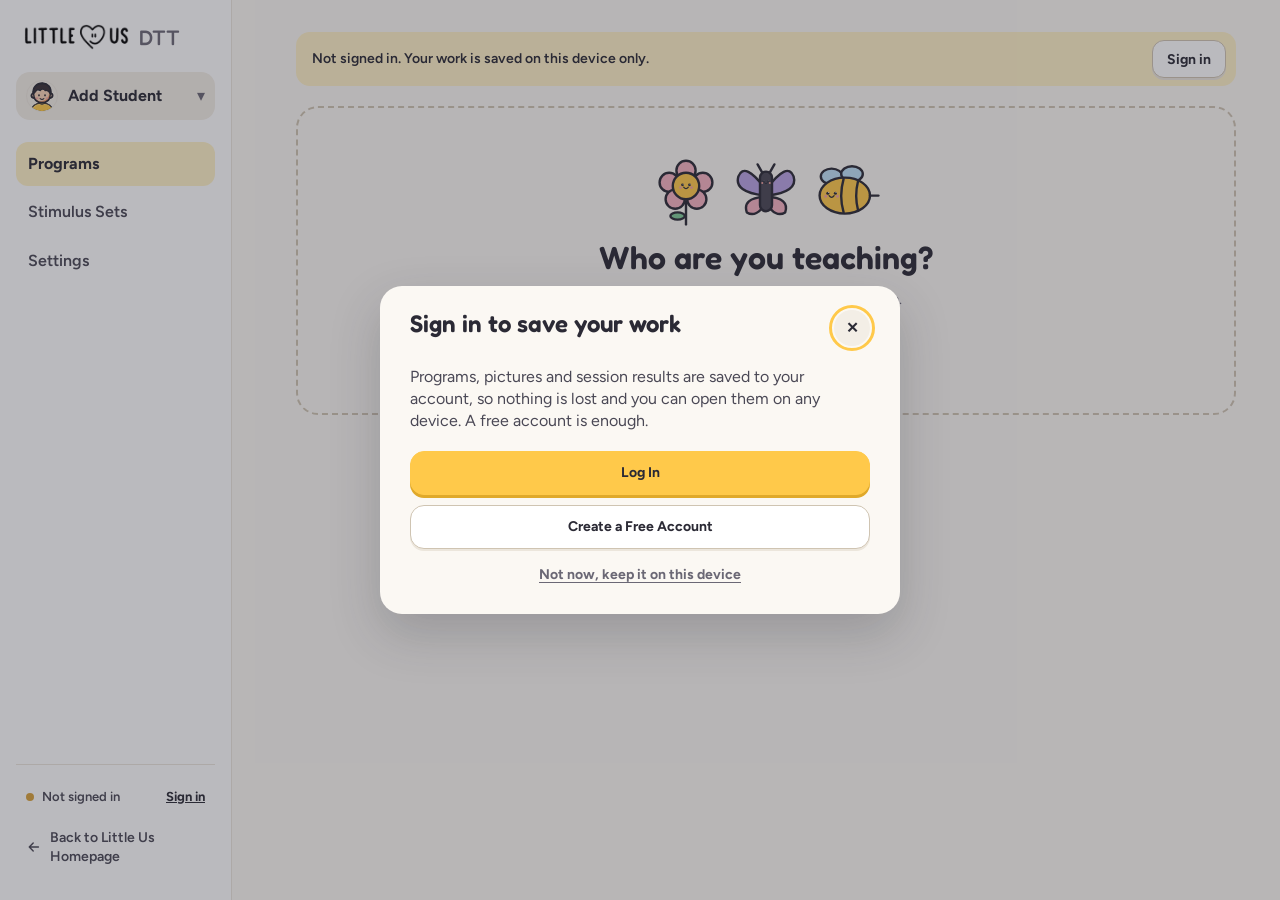
<file: dtt.html>
<!DOCTYPE html>
<html lang="en">
<head>
<meta charset="utf-8">
<meta name="viewport" content="width=device-width, initial-scale=1, viewport-fit=cover">
<style>/* room at the top and bottom of the phone screen (notch, status bar, home bar); a little extra in the installed app */
:root{--sa-t:env(safe-area-inset-top,0px);--sa-b:env(safe-area-inset-bottom,0px)}
@media (display-mode:standalone),(display-mode:fullscreen){:root{--sa-t:max(calc(env(safe-area-inset-top,0px) + 8px),18px);--sa-b:max(calc(env(safe-area-inset-bottom,0px) + 6px),14px)}}</style>
<title>Little Us DTT</title>
<meta name="description" content="Discrete Trial Teaching by Little Us: create teaching programs for a child, run teacher-led sessions with picture cards, and follow the progress.">
<meta name="theme-color" content="#FBF8F3">
<link rel="manifest" href="/manifest.json">
<meta name="apple-mobile-web-app-title" content="Little Us">
<link rel="icon" type="image/png" href="[data-uri]">
<link rel="apple-touch-icon" href="[data-uri]">
<link rel="preconnect" href="https://fonts.googleapis.com">
<link rel="preconnect" href="https://fonts.gstatic.com" crossorigin>
<link rel="stylesheet" href="https://fonts.googleapis.com/css2?family=Figtree:wght@400;500;600;700;800&family=Fredoka:wght@500;600;700&display=swap">
<link rel="stylesheet" href="/dtt.css?v=4">
<link rel="stylesheet" href="/dtt-app.css?v=11">
<script>
window.LU_CONFIG = {
  SUPABASE_URL: 'https://bqiicazulzjtthvduear.supabase.co',
  SUPABASE_KEY: 'sb_publishable_k9_U8J8UziaC_lSa10j-qw_0oRLtMF_',
  CURRENCIES: ['IDR', 'USD'],
  DOWNLOAD_DAYS: 30,
  MAX_DOWNLOADS: 5,
  MIDTRANS: false,
  CONTACT: { email: 'littleus.business@gmail.com', city: 'Jakarta, Indonesia' }
};
</script>
</head>
<body class="dtt-body">
<a class="dtt-skip" href="#dttMain">Skip to content</a>
<div id="dttApp" class="dtt-page"><div class="dtt-loading" role="status">Opening…</div></div>
<noscript><p style="padding:24px;font-family:sans-serif">Discrete Trial Teaching needs JavaScript. <a href="/">Back to Little Us</a></p></noscript>
<!-- the small part of the main site this page needs, then the account, then the tool -->
<script src="/dtt-shell.js?v=3"></script>
<script src="/lu-account.js?v=26"></script>
<script src="/dtt-defaults.js?v=6"></script>
<script src="/dtt-programs.js?v=2"></script>
<script src="/dtt-compress.js?v=2"></script>
<script src="/dtt-prompting.js?v=2"></script>
<script src="/dtt-reinforcement.js?v=3"></script>
<script src="/dtt-targets.js?v=2"></script>
<script src="/dtt-errorCorrection.js?v=2"></script>
<script src="/dtt-mastery.js?v=4"></script>
<script src="/dtt-visual.js?v=2"></script>
<script src="/dtt-engine.js?v=3"></script>
<script src="/dtt-transfer.js?v=2"></script>
<script src="/dtt-data.js?v=4"></script>
<script src="/dtt-i18n.js?v=2"></script>
<script src="/dtt-offline.js?v=2"></script>
<script src="/dtt-store.js?v=4"></script>
<script src="/dtt-photo.js?v=2"></script>
<script src="/tools-art.js?v=31"></script>
<script src="/dtt-library.js?v=8"></script>
<script src="/dtt-ui-common.js?v=5"></script>
<script src="/dtt-ui-sets.js?v=10"></script>
<script src="/dtt-ui-settings.js?v=9"></script>
<script src="/dtt-ui-wizard.js?v=8"></script>
<script src="/dtt-ui-home.js?v=8"></script>
<script src="/dtt-ui-nav.js?v=7"></script>
<script src="/dtt-ui-data.js?v=6"></script>
<script src="/dtt-themes.js?v=2"></script>
<script src="/dtt-reinforce.js?v=3"></script>
<script src="/dtt-games.js?v=4"></script>
<script src="/dtt-stage-listener.js?v=2"></script>
<script src="/dtt-stage-tact.js?v=2"></script>
<script src="/dtt-stage-visual.js?v=2"></script>
<script src="/dtt-summary.js?v=5"></script>
<script src="/dtt-session.js?v=8"></script>
<script src="/dtt-guest.js?v=3"></script>
<script src="/dtt-main.js?v=4"></script>
<script>document.documentElement.lang = (window.LU && LU.lang) || 'en';</script>
</body>
</html>
</file>
<file: lu-app.css>
/* Little Us · app layout for phones and tablets (see lu-app.js). Only applies when <html> has .lu-app. */
html.lu-app{--ua-bar:84px;--ua-rail:96px;background:#FBF8F3}
html.lu-app body{padding-bottom:calc(var(--ua-bar) + var(--sa-b));background:#FBF8F3}
html.lu-app.lu-land body{padding-bottom:0;padding-left:var(--ua-rail)}
html.lu-app.ua-notabs body{padding-bottom:0;padding-left:0}
html.lu-app.ua-notabs #uaNav{display:none}
html.lu-app header.hdr,html.lu-app .tabbar,html.lu-app footer.site,html.lu-app .foot-mini,html.lu-app .tools-sub2,html.lu-app #laHome,html.lu-app .crumbs,html.lu-app .lang-ask{display:none!important}
html.lu-app .ua-pagetitle{font:600 32px/1.1 Fredoka,sans-serif;margin:18px 16px 4px;color:#2B2A35}
html.lu-land .ua-pagetitle{margin:26px 32px 6px}

/* ---------- tab bar (phone, tablet portrait) and rail (tablet landscape) ---------- */
#uaNav{position:fixed;z-index:60;background:#fff;font-family:Figtree,system-ui,sans-serif;color:#2B2A35}
#uaNav.bar{left:0;right:0;bottom:0;border-top:1px solid #ECE6DC;padding:6px 0 calc(10px + var(--sa-b));display:grid;grid-template-columns:repeat(5,1fr);box-shadow:0 -6px 20px rgba(43,42,53,.04)}
html.lu-port #uaNav.bar{padding-left:max(0px,calc(50% - 340px));padding-right:max(0px,calc(50% - 340px))}
#uaNav.rail{left:0;top:0;bottom:0;width:var(--ua-rail);border-right:1px solid #ECE6DC;display:flex;flex-direction:column;align-items:center;justify-content:flex-start;padding:18px 0 20px;gap:6px}
#uaNav.rail>a,#uaNav.rail>button{flex:none}
.ua-tab{min-height:56px;display:flex;flex-direction:column;align-items:center;justify-content:center;gap:3px;text-decoration:none;color:#6B6875;-webkit-tap-highlight-color:transparent}
.ua-pill{position:relative;width:56px;height:30px;border-radius:15px;display:flex;align-items:center;justify-content:center;transition:background .15s}
.ua-pill em{position:absolute;top:-6px;right:-4px;font:800 8.5px Figtree,sans-serif;letter-spacing:.04em;font-style:normal;background:#2B2A35;color:#FFC94A;padding:2px 4px;border-radius:6px}
.ua-tlab{font-size:11px;font-weight:600}
html.lu-port .ua-tlab{font-size:13px}
.ua-tab.on{color:#2B2A35}.ua-tab.on .ua-pill{background:#FFC94A}.ua-tab.on .ua-tlab{font-weight:800}
.ua-tab:focus-visible{outline:none}.ua-tab:focus-visible .ua-pill{box-shadow:0 0 0 3px #2B2A35}
#uaNav.rail .ua-tab{width:80px;min-height:64px;gap:4px;border-radius:18px}
#uaNav.rail .ua-pill{height:34px;border-radius:17px}
#uaNav.rail .ua-tlab{font-size:12.5px}
.ua-railava{position:relative;margin-bottom:14px;border:0;background:none;padding:0;cursor:pointer}
.ua-railava .ua-ava{border:2px solid #fff;box-shadow:0 0 0 1.5px #ECE6DC}
.ua-railava i{position:absolute;right:-3px;bottom:-3px;width:20px;height:20px;border-radius:50%;background:#fff;border:1.5px solid #ECE6DC;display:flex;align-items:center;justify-content:center;font:800 10px Figtree,sans-serif;font-style:normal}

/* ---------- opening screen ---------- */
.ua-splash{position:fixed;inset:0;z-index:999;background:#FFC94A;display:flex;flex-direction:column;align-items:center;justify-content:center;transition:opacity .35s ease}
.ua-splash.out{opacity:0;pointer-events:none}
.ua-splmid{display:flex;flex-direction:column;align-items:center;gap:18px}
.ua-splmid svg{animation:uaHeartIn .7s cubic-bezier(.2,.9,.3,1.3) both}
.ua-spllogo{width:168px;mix-blend-mode:multiply}
.ua-splbot{position:absolute;left:0;right:0;bottom:max(10vh,64px);display:flex;flex-direction:column;align-items:center;gap:14px}
.ua-bar{position:relative;width:240px;height:14px;border-radius:99px;background:#FFE7A3;box-shadow:inset 0 0 0 2px #2B2A35}
.ua-bar i{position:absolute;left:0;top:0;bottom:0;width:0;border-radius:99px;background:#2B2A35;animation:uaFill 1.6s cubic-bezier(.55,0,.35,1) forwards}
.ua-bar em{position:absolute;right:-13px;bottom:100%;margin-bottom:4px;animation:uaHop .45s ease-in-out infinite alternate}
.ua-splbot small{font:700 15px Figtree,sans-serif;color:#2B2A35}
@keyframes uaFill{to{width:100%}}@keyframes uaHop{to{transform:translateY(-6px)}}@keyframes uaHeartIn{from{transform:scale(.6);opacity:0}}
@media (prefers-reduced-motion:reduce){.ua-splmid svg,.ua-bar em{animation:none}.ua-bar i{animation:none;width:100%}}

/* ---------- shared bits ---------- */
.ua-main{display:block}
.ua-page{max-width:760px;margin:0 auto;padding:0 16px 28px;font-family:Figtree,system-ui,sans-serif;color:#2B2A35;display:flex;flex-direction:column;gap:12px}
html.lu-land .ua-page{max-width:none;padding:0 32px 32px}
html.lu-port .ua-page{max-width:720px;padding:0 28px 32px}
.ua-ava{flex:none;border-radius:50%;display:inline-flex;align-items:center;justify-content:center;font-family:Fredoka,sans-serif;font-weight:600;color:#2B2A35;overflow:hidden}
.ua-ava img{width:100%;height:100%;object-fit:cover}
.ua-ava.add{background:#F3EEE6}
.ua-ava.none{background:#F3EEE6}
.ua-btn{display:inline-flex;align-items:center;justify-content:center;gap:8px;min-height:52px;padding:0 20px;border-radius:18px;border:0;font:700 16px Figtree,sans-serif;color:#2B2A35;text-decoration:none;cursor:pointer;white-space:nowrap}
.ua-btn.lg{min-height:58px;font-size:17px}
.ua-btn.sm{min-height:44px;padding:0 14px;border-radius:14px;font-size:14px}
.ua-btn.primary{background:#FFC94A;box-shadow:0 3px 0 #E0A92A}
.ua-btn.dark{background:#2B2A35;color:#fff}
.ua-btn.quiet{background:#F3EEE6}
.ua-btn.white{background:#fff;box-shadow:0 1px 0 #E4DCCF}
.ua-btn:active{transform:translateY(1px)}
.ua-x{flex:none;width:36px;height:36px;border-radius:50%;border:0;background:transparent;display:inline-flex;align-items:center;justify-content:center;color:#6B6875;cursor:pointer}
.ua-x.sm{width:30px;height:30px;margin:-6px -4px -6px -6px}
.ua-link{background:none;border:0;padding:6px 0;font:700 14.5px Figtree,sans-serif;color:#2B2A35;text-decoration:underline;text-underline-offset:3px;cursor:pointer}
.ua-link.center{display:block;text-align:center;margin:12px auto 0}
.ua-chev{font:800 19px Figtree,sans-serif;color:#6B6875;flex:none}
.ua-free{font:800 11px Figtree,sans-serif;font-style:normal;background:#DDF2E4;color:#1E6B45;padding:3px 8px;border-radius:999px;vertical-align:middle}
.ua-plus{font:800 10.5px Figtree,sans-serif;font-style:normal;letter-spacing:.05em;background:#2B2A35;color:#FFC94A;padding:3px 8px;border-radius:999px;flex:none}
.ua-plusrow{display:flex;align-items:center;gap:6px;flex-wrap:wrap}
.ua-rowtx{flex:1;min-width:0;display:flex;flex-direction:column;gap:1px;text-align:left}
.ua-rowtx b{font-size:16px}.ua-rowtx small{font-size:13px;line-height:1.35;color:#6B6875}
.ua-seg{display:grid;grid-auto-flow:column;grid-auto-columns:1fr;gap:2px;padding:3px;border-radius:14px;background:#F3EEE6}
.ua-seg button{height:40px;border:0;border-radius:11px;background:transparent;font:800 14px Figtree,sans-serif;color:#6B6875;cursor:pointer}
.ua-seg button.on{background:#fff;color:#2B2A35;box-shadow:inset 0 0 0 1.5px #2B2A35}
.ua-seg.wide{padding:4px;border-radius:16px}.ua-seg.wide button{height:46px;border-radius:13px;font:700 15px Figtree,sans-serif}

/* ---------- Home ---------- */
.ua-home{padding:0 0 24px;gap:0}
html.lu-port .ua-home{max-width:none;padding:0 0 24px}html.lu-port .ua-home .ua-pad{max-width:760px;margin:0 auto;width:100%}
html.lu-port .ua-tiles{grid-template-columns:repeat(4,1fr)}
.ua-hero{background:#FFF1C7;padding:calc(var(--sa-t) + 20px) 20px 66px;display:flex;flex-direction:column;gap:14px;border-radius:0 0 32px 32px;position:relative;overflow:hidden}
.ua-hero:before{content:"";position:absolute;inset:0;background:radial-gradient(rgba(255,255,255,.7) 1px,transparent 1.5px) 0 0/11px 11px;pointer-events:none}
.ua-htop{display:flex;align-items:center;justify-content:space-between;gap:12px;position:relative}
.ua-login{flex:none;display:inline-flex;align-items:center;justify-content:center;min-height:42px;padding:0 20px;border-radius:999px;background:#fff;box-shadow:0 1px 3px rgba(43,42,53,.1);font:700 15px Figtree,sans-serif;color:#2B2A35;text-decoration:none}
.ua-hbody{display:flex;align-items:center;gap:10px;position:relative}
.ua-herotx{flex:1;min-width:0;display:flex;flex-direction:column;gap:8px;position:relative}
.ua-logo{display:flex;align-items:center;gap:8px}.ua-logo img{width:138px;display:block}
.ua-hero h1{font:600 32px/1.08 Fredoka,sans-serif;margin:0}
.ua-hero p{margin:0;font-size:15px;line-height:1.4;color:#4A4855}
.ua-kids{display:flex;align-items:flex-end;width:138px;height:118px;flex:none;position:relative}
.ua-kids i{flex:1;height:118px;display:block}.ua-kids i+i{margin-left:-10px}
html.lu-app .ua-home:not(.land) .ua-pad{position:relative;margin-top:-48px;padding-top:0}
.ua-who{display:flex;flex-direction:column;gap:14px;padding:20px;border-radius:26px;background:#fff;border:1px solid #F1ECE4;box-shadow:0 8px 24px rgba(43,42,53,.08)}
.ua-who h2{font:600 22px/1.2 Fredoka,sans-serif;margin:0;color:#2B2A35}
.ua-who>.ua-btn{width:100%}
.ua-who .ua-childrow{padding:0;border:0;border-radius:0;background:none}
.ua-kids i svg{animation:uaBob 3.2s ease-in-out infinite;transform-origin:50% 100%}.ua-kids i+i svg{animation-delay:-1.4s}
@keyframes uaBob{0%,100%{transform:translateY(0)}50%{transform:translateY(-3px)}}
.ua-pad{padding:14px 16px 0;display:grid;gap:10px}
html.lu-port .ua-pad{padding:18px 28px 0}
.ua-where{display:flex;flex-direction:column;gap:10px}
.ua-wrow{display:flex;align-items:center;gap:14px;padding:12px 16px 12px 12px;background:#fff;border:1px solid #ECE6DC;border-radius:22px;text-decoration:none;color:#2B2A35}
.ua-wart{width:62px;height:62px;border-radius:18px;flex:none;position:relative;overflow:hidden;display:block}
.ua-wtx{flex:1;min-width:0;display:flex;flex-direction:column;gap:2px}
.ua-wtx b{font:600 22px Fredoka,sans-serif;display:flex;align-items:center;gap:8px;color:#2B2A35}.ua-wtx small{font-size:14px;line-height:1.35;color:#4A4855}
.ua-rowart{position:absolute;inset:5px;display:block}
.ua-sheets{position:absolute;inset:5px;display:block}
.ua-pg{position:absolute;top:50%;height:92%;aspect-ratio:.72;border-radius:5px;box-shadow:0 3px 8px rgba(43,42,53,.14);padding:8%;background:#fff;display:grid;grid-template-columns:1fr 1fr;gap:6%;align-content:start}
.ua-pg.backp{left:60%;transform:translate(-50%,-50%) rotate(8deg);background:#FFF8F0;display:flex;flex-direction:column;gap:9%}
.ua-pg.front{left:44%;transform:translate(-50%,-50%) rotate(-4deg)}
.ua-pg i{display:block;aspect-ratio:1}
.ua-pg u{display:block;height:5%;min-height:2px;width:100%;border-radius:2px;background:#D9D1C4;text-decoration:none}.ua-pg u.s{width:60%}
.ua-pg.art{display:flex;flex-direction:column;gap:7%}
.ua-pghero{height:34%;border-radius:4px;background:#FFC94A;display:flex;align-items:center;justify-content:center;padding:6%}
.ua-pdf{position:absolute;right:0;bottom:2px;font:800 8.5px Figtree,sans-serif;font-style:normal;background:#F0694F;color:#fff;padding:1px 4px;border-radius:4px}
.ua-childrow{display:flex;align-items:center;gap:12px;padding:10px 10px 10px 10px;border-radius:20px;background:#fff;border:1px solid #ECE6DC}
.ua-cont{display:flex;align-items:center;gap:12px;padding:10px 12px 10px 10px;border-radius:20px;background:#FFF1C7;text-decoration:none;color:#2B2A35;margin-top:2px}
.ua-contthumb{width:40px;height:40px;flex:none;border-radius:12px;background:#fff;display:flex;align-items:center;justify-content:center;overflow:hidden}
.ua-contthumb .tl-card{width:40px!important;min-width:0;border:0!important;box-shadow:none!important;padding:0!important;background:none!important}
.ua-contart{width:34px;height:34px;display:block}
.ua-conttx{flex:1;min-width:0;display:flex;flex-direction:column}
.ua-conttx small{font-size:11.5px;font-weight:800;letter-spacing:.08em;text-transform:uppercase;color:#6B6875}
.ua-conttx b{font-size:15px;white-space:nowrap;overflow:hidden;text-overflow:ellipsis}
.ua-conttx em{font-style:normal;font-size:13px;color:#4A4855}
.ua-go{width:44px;height:44px;border-radius:50%;background:#FFC94A;display:flex;align-items:center;justify-content:center;flex:none;box-shadow:0 2px 0 #E0A92A}
.ua-cont.big{background:#fff;border:1px solid #ECE6DC;padding:12px 14px 12px 12px}
.ua-cont.big .ua-contthumb{width:62px;height:62px;background:#FFF1C7}.ua-cont.big .ua-contthumb .tl-card{width:56px!important}
.ua-cont.big .ua-conttx b{font:600 20px Fredoka,sans-serif}
.ua-cont.big .ua-go{width:52px;height:52px}
.ua-note{display:flex;align-items:center;gap:10px;padding:12px 12px 12px 14px;border-radius:20px;margin-top:2px}
.ua-note>span{flex:1;min-width:0;display:flex;flex-direction:column;gap:2px}
.ua-note b{font-size:15px}.ua-note small{font-size:12.5px;color:#4A4855}
.ua-note.green{background:#DDF2E4}.ua-note.green small{color:#1E6B45}
.ua-note.yellow{background:#FFC94A}
.ua-note.line{background:#fff;border:1.5px solid #2B2A35;box-shadow:0 3px 0 #FFC94A}
.ua-okic{width:34px;height:34px;border-radius:50%;background:#fff;display:flex;align-items:center;justify-content:center;flex:none}
/* tablet landscape home: welcome panel on the left, big destinations on the right */
.ua-home.land{display:grid;grid-template-columns:minmax(300px,.85fr) 1.6fr;gap:24px;padding:0 28px 0 0;min-height:100vh;align-items:start}
.ua-homeL{background:#FFF1C7;min-height:100vh;padding:28px 20px 20px;display:flex;flex-direction:column;gap:12px;position:sticky;top:0}
.ua-hero.tall{flex-direction:column;align-items:stretch;padding:0;background:none;border-radius:0;flex:1}
.ua-hero.tall:before{display:none}
.ua-hero.tall .ua-kids{width:220px;height:200px;align-self:center;margin-top:auto}.ua-hero.tall .ua-kids i{height:200px}
.ua-homeLb{display:grid;gap:10px}
.ua-homeR{padding-top:28px;display:grid;gap:12px}
.ua-hero.tall .ua-hbody{flex-direction:column;align-items:stretch;flex:1}
.ua-where.big{gap:12px}
.ua-where.big .ua-wrow{border-radius:24px;padding:12px 22px 12px 12px;gap:22px}
.ua-where.big .ua-wart{width:150px;height:140px;border-radius:20px}
.ua-where.big .ua-wtx b{font-size:28px}.ua-where.big .ua-wtx small{font-size:16px}
.ua-cluster{position:absolute;inset:0;display:block}
.ua-cluster i{position:absolute;width:42%;aspect-ratio:1;background:#fff;border-radius:18%;padding:6%;box-shadow:0 3px 10px rgba(43,42,53,.12);display:flex;align-items:center;justify-content:center}
.ua-cluster .c1{left:6%;top:30%;transform:rotate(-8deg)}.ua-cluster .c2{left:30%;top:10%;transform:rotate(4deg);z-index:1}.ua-cluster .c3{right:6%;top:34%;transform:rotate(10deg)}
.ua-cluster .ua-art.tok{width:100%;grid-template-columns:repeat(3,1fr)}
html.lu-port .ua-hero{padding:28px max(28px,calc(50% - 352px)) 72px}
html.lu-port .ua-logo img{width:172px}
html.lu-port .ua-hero h1{font-size:40px}html.lu-port .ua-hero p{font-size:16px;max-width:440px}
html.lu-port .ua-kids{width:200px;height:180px}html.lu-port .ua-kids i{height:180px}
html.lu-port .ua-where .ua-wart{width:110px;height:100px;border-radius:20px}
html.lu-port .ua-where .ua-wtx b{font-size:26px}html.lu-port .ua-where .ua-wtx small{font-size:16px}

/* ---------- tool art ---------- */
.ua-art{display:flex;align-items:center;justify-content:center}
.ua-art.timer{width:100%;height:100%}
.ua-art.tok{display:grid;grid-template-columns:repeat(3,1fr);gap:5px;width:84px}
.ua-art.tok i,.ua-art.tok b{display:block;aspect-ratio:1;border-radius:50%;background:#fff;padding:3px}
.ua-art.ft{gap:5px;width:92px}.ua-art.ft i{flex:1;background:#fff;border-radius:9px;padding:3px;border:1px solid #E4DCCF;display:block;aspect-ratio:1}
.ua-art.ft i.on{border:0;box-shadow:0 0 0 2.5px #2B2A35,0 0 0 5px #FFC94A}.ua-art.ft b{font:800 13px Figtree,sans-serif;color:#4A4855}
.ua-art.sch{flex-direction:column;gap:4px;width:82px}
.ua-art.sch span{display:flex;align-items:center;gap:5px;background:#fff;border-radius:7px;padding:2px;width:100%;opacity:.7}
.ua-art.sch span.on{opacity:1;box-shadow:0 0 0 2.5px #2B2A35}
.ua-art.sch i{width:20px;height:20px;display:block;flex:none}.ua-art.sch u{flex:1;height:5px;border-radius:3px;background:#E4DCCF;margin-right:5px}
.ua-art.one{width:84px;height:84px}
.ua-art.two{width:100px;height:84px;position:relative}.ua-art.two i{position:absolute;width:58px;height:58px;display:block}.ua-art.two i:first-child{left:0;top:2px}.ua-art.two i+i{right:0;bottom:0}

/* ---------- Tools home ---------- */
.ua-head{display:flex;align-items:center;gap:12px;padding:calc(var(--sa-t) + 18px) 0 4px;min-height:72px}
.ua-head h1{flex:1;font:600 30px Fredoka,sans-serif;margin:0}
.ua-head.plain{gap:10px}
.ua-avabtn{border:0;background:none;padding:0;cursor:pointer;border-radius:50%}
.ua-chipbtn{min-height:44px;padding:0 14px;border-radius:14px;background:#fff;border:1px solid #ECE6DC;display:flex;align-items:center;gap:8px;font:700 14px Figtree,sans-serif;color:#2B2A35;text-decoration:none}
.ua-iconbtn{width:46px;height:46px;border-radius:50%;background:#fff;border:1px solid #ECE6DC;display:flex;align-items:center;justify-content:center;color:#2B2A35;flex:none}
.ua-hint{display:flex;align-items:center;gap:12px;padding:12px 14px;border-radius:20px;background:#fff;border:1px solid #ECE6DC;font-size:14.5px;line-height:1.4;color:#4A4855}
.ua-hint svg{flex:none}
.ua-defaults{display:flex;align-items:center;gap:10px;padding:12px 14px;border-radius:18px;background:#FFF1C7;font-size:14px;line-height:1.4}
.ua-defaults span{flex:1}.ua-defaults a{font-weight:700;color:#2B2A35}
.ua-h2{font:600 21px Fredoka,sans-serif;margin:8px 0 0}
.ua-tiles{display:grid;grid-template-columns:1fr 1fr;gap:12px}
html.lu-land .ua-tiles{grid-template-columns:repeat(4,1fr)}
.ua-tile{position:relative;border-radius:22px;min-height:142px;overflow:hidden}
.ua-tile:before{content:"";position:absolute;inset:0;background:radial-gradient(rgba(255,255,255,.55) 1px,transparent 1.5px) 0 0/10px 10px;pointer-events:none}
.ua-tilelink{position:relative;display:flex;flex-direction:column;align-items:center;justify-content:flex-end;gap:8px;height:100%;min-height:142px;padding:16px 10px 14px;text-decoration:none;color:#2B2A35}
.ua-tilelink .ua-art{flex:1;max-height:90px}
.ua-tilelink .ua-art.timer{width:84px;height:84px;flex:none}
.ua-tilelink b{font:600 17px/1.15 Fredoka,sans-serif;text-align:center}
.ua-q{position:absolute;top:8px;right:8px;width:30px;height:30px;border-radius:50%;background:#fff;border:0;font:800 14px Figtree,sans-serif;color:#2B2A35;cursor:pointer;box-shadow:0 1px 0 rgba(43,42,53,.08)}
.ua-q:after{content:"";position:absolute;inset:-7px}
.ua-tools .ua-head .ua-cont{flex:0 1 330px;margin:0}

/* ---------- Settings and Child ---------- */
.ua-title{font:600 32px Fredoka,sans-serif;margin:0;padding:calc(var(--sa-t) + 20px) 0 6px}
.ua-lab{font:700 15.5px Figtree,sans-serif;margin:10px 0 0}
.ua-srow{display:flex;align-items:center;gap:10px;padding:12px 14px;border-radius:20px;background:#fff;border:1px solid #ECE6DC;text-decoration:none;color:#2B2A35}
.ua-srow b{font-size:16px}.ua-srow .ua-right{margin-left:auto;font-size:14px;color:#6B6875}
.ua-srow.kids{background:#FFF1C7;border-color:#FFF1C7}
.ua-panel{background:#fff;border:1px solid #ECE6DC;border-radius:20px;overflow:hidden}
.ua-prow{display:flex;align-items:center;gap:12px;padding:12px 14px;min-height:56px;width:100%;background:none;border:0;text-align:left;color:#2B2A35;text-decoration:none;font-family:inherit}
.ua-prow+.ua-prow{border-top:1px solid #F1ECE4}
.ua-prow.link{cursor:pointer}.ua-prow.link b{flex:1;font-size:15.5px}
.ua-prow.col{flex-direction:column;align-items:stretch}
.ua-prow.vol{gap:10px;min-height:44px;padding-top:6px;padding-bottom:10px}.ua-prow.vol small{font-size:13px;color:#6B6875}
.ua-prow input[type=range]{flex:1;-webkit-appearance:none;appearance:none;height:6px;border-radius:3px;background:linear-gradient(90deg,#2B2A35 var(--v,60%),#E4DCCF var(--v,60%));outline:none}
.ua-prow input[type=range]::-webkit-slider-thumb{-webkit-appearance:none;width:26px;height:26px;border-radius:50%;background:#fff;border:2px solid #2B2A35;box-shadow:0 2px 0 rgba(43,42,53,.15)}
.ua-prow input[type=range]::-moz-range-thumb{width:24px;height:24px;border-radius:50%;background:#fff;border:2px solid #2B2A35}
.ua-tog{flex:none;width:52px;height:32px;border-radius:16px;border:0;background:#E4DCCF;position:relative;cursor:pointer;transition:background .15s}
.ua-tog i{position:absolute;left:3px;top:3px;width:26px;height:26px;border-radius:50%;background:#fff;box-shadow:0 1px 2px rgba(0,0,0,.2);transition:left .15s}
.ua-tog.on{background:#2B2A35}.ua-tog.on i{left:23px}
.ua-settings .la-setcard{margin:0}
.ua-settings.land{display:grid;grid-template-columns:minmax(300px,.8fr) 1.2fr;gap:28px;align-items:start}
.ua-setL,.ua-setR{display:flex;flex-direction:column;gap:12px}.ua-setR{padding-top:calc(var(--sa-t) + 78px)}
.ua-grow{flex:1}
.ua-between{display:flex;align-items:center;justify-content:space-between;gap:10px}
.ua-kidcard{display:flex;align-items:center;gap:14px;padding:16px;border-radius:24px;background:#FFF1C7}
.ua-kidcard b{flex:1;font:600 26px Fredoka,sans-serif}
.ua-ava.big{border:3px solid #fff;box-shadow:0 0 0 1.5px #ECE6DC}
.ua-charthumb{width:44px;height:44px;border-radius:12px;background:#FFF1C7;overflow:hidden;display:block}
.ua-rewards{display:grid;grid-template-columns:repeat(5,1fr);gap:8px;margin-top:8px}
.ua-rewards .tl-card{width:auto!important;min-width:0}
.ua-rewards.edit{grid-template-columns:repeat(3,1fr);gap:12px;margin-top:14px}
.ua-rw{position:relative;display:block}
.ua-rmv{position:absolute;top:-6px;right:-6px;width:28px;height:28px;border-radius:50%;background:#2B2A35;border:2px solid #fff;display:flex;align-items:center;justify-content:center;cursor:pointer}
.ua-addrw{border:2px dashed #C9BFAE;background:#F3EEE6;border-radius:16px;min-height:110px;display:flex;flex-direction:column;align-items:center;justify-content:center;gap:4px;font:700 13px Figtree,sans-serif;color:#4A4855;cursor:pointer}
.ua-child.land .ua-cols{display:grid;grid-template-columns:1fr 1fr;gap:28px;align-items:start}.ua-child.land .ua-cols>div{display:flex;flex-direction:column;gap:12px}
.ua-empty{display:flex;flex-direction:column;align-items:center;text-align:center;gap:14px;padding:20px 8px}
.ua-emptyart{width:220px;height:190px;border-radius:50%;background:#FFF1C7;display:flex;align-items:flex-end;justify-content:center;padding-bottom:6px}
.ua-emptyart .ua-kids{width:150px;height:150px}.ua-emptyart .ua-kids i{height:150px}
.ua-empty h2{font:600 26px/1.15 Fredoka,sans-serif;margin:6px 0 0;max-width:300px}
.ua-empty p{margin:0;font-size:15.5px;line-height:1.5;color:#4A4855;max-width:340px}
.ua-empty .ua-btn{width:100%;max-width:360px}

/* ---------- sheets ---------- */
.ua-sheetwrap{position:fixed;inset:0;z-index:500;display:flex;align-items:flex-end;justify-content:center}
.ua-scrim{position:absolute;inset:0;background:rgba(43,42,53,.4);opacity:0;transition:opacity .2s}
.ua-sheet{position:relative;width:100%;max-width:560px;max-height:88vh;overflow:auto;background:#FBF8F3;border-radius:30px 30px 0 0;padding:10px 22px calc(26px + var(--sa-b));transform:translateY(100%);transition:transform .22s ease;font-family:Figtree,system-ui,sans-serif;color:#2B2A35}
html:not(.lu-phone) .ua-sheetwrap{align-items:center}
html:not(.lu-phone) .ua-sheet{border-radius:30px;padding-bottom:26px}
.ua-sheetwrap.open .ua-scrim{opacity:1}.ua-sheetwrap.open .ua-sheet{transform:none}
.ua-grab{display:block;width:44px;height:5px;border-radius:3px;background:#D9D1C4;margin:2px auto 14px}
.ua-sh2{font:600 24px/1.15 Fredoka,sans-serif;margin:0}
/* first-visit language popup */
html.ua-asklang #cookie{display:none}
html:not(.lu-phone) .ua-langsheet .ua-sheet{max-width:440px}
html:not(.lu-phone) .ua-langsheet .ua-grab{display:none}
html:not(.lu-phone) .ua-langsheet .ua-lang-h{margin-top:10px}
.ua-lang-h{font:600 28px/1.15 Fredoka,sans-serif;margin:0;text-align:center}
.ua-lang-sub{font:500 17px Fredoka,sans-serif;color:#6B6875;margin:4px 0 16px;text-align:center}
.ua-lopts{display:flex;flex-direction:column;gap:12px;margin-bottom:18px}
.ua-lopt{display:flex;align-items:center;gap:14px;width:100%;min-height:72px;padding:12px 16px 12px 14px;border-radius:20px;border:2px solid #ECE6DC;background:#fff;color:#2B2A35;text-align:left;font-family:inherit;cursor:pointer;-webkit-tap-highlight-color:transparent}
.ua-lopt.on{border-color:#FFC94A}
.ua-lbadge{flex:none;width:46px;height:46px;border-radius:12px;background:#F3EEE6;display:flex;align-items:center;justify-content:center;font:800 14px Figtree,sans-serif}
.ua-lopt.on .ua-lbadge{background:#FFF1C7}
.ua-lopt b{flex:1;min-width:0;font:600 20px Fredoka,sans-serif}
.ua-lradio{flex:none;width:26px;height:26px;border-radius:50%;border:2px solid #E4DCCF;display:flex;align-items:center;justify-content:center}
.ua-lradio svg{visibility:hidden}
.ua-lopt.on .ua-lradio{background:#FFC94A;border-color:#FFC94A}.ua-lopt.on .ua-lradio svg{visibility:visible}
.ua-lgo{width:100%}
.ua-lnote{margin:14px 0 0;font-size:13.5px;line-height:1.4;color:#6B6875;text-align:center}
.ua-p{font-size:16px;line-height:1.5;color:#4A4855;margin:14px 0 18px}.ua-p.small{font-size:14.5px;margin:12px 0 16px}
.ua-two{display:grid;grid-template-columns:auto 1fr;gap:10px}.ua-two .ua-btn{min-height:56px}
.ua-list{display:flex;flex-direction:column;background:#fff;border:1px solid #ECE6DC;border-radius:22px;overflow:hidden;margin-top:14px}
.ua-row{display:flex;align-items:center;gap:12px;padding:12px 14px;min-height:68px;background:none;border:0;width:100%;text-align:left;color:#2B2A35;text-decoration:none;font-family:inherit;cursor:pointer}
.ua-row+.ua-row{border-top:1px solid #F1ECE4}
.ua-tick{width:30px;height:30px;border-radius:50%;background:#FFC94A;border:2px solid #2B2A35;display:flex;align-items:center;justify-content:center;flex:none}
.ua-info{display:flex;align-items:center;gap:16px}
.ua-infoart{width:84px;height:84px;border-radius:20px;flex:none;display:flex;align-items:center;justify-content:center;padding:8px}
.ua-infoart .ua-art{transform:scale(.85)}
.ua-skiphead{display:flex;gap:12px;align-items:flex-start}.ua-skiphead svg{flex:none;margin-top:2px}
.ua-skip{list-style:none;margin:14px 0 0;padding:0;display:flex;flex-direction:column;gap:12px}
.ua-skip li{display:flex;align-items:center;gap:14px;font-size:15.5px}
.ua-skipic{width:52px;height:52px;border-radius:14px;background:#fff;border:1px solid #ECE6DC;flex:none;display:flex;align-items:center;justify-content:center;overflow:hidden;font:800 15px Figtree,sans-serif}
.ua-skipic.dash{border:2px dashed #D9D1C4;border-radius:50%;background:#F3EEE6}
.ua-charpick{display:grid;grid-template-columns:1fr 1fr;gap:14px;margin-top:14px}
.ua-charpick button{aspect-ratio:.82;border-radius:22px;background:#fff;border:1px solid #ECE6DC;padding:10px;cursor:pointer}
.ua-charpick button.on{border:2.5px solid #2B2A35;box-shadow:0 4px 0 #FFC94A}

/* ---------- add to home screen ---------- */
.ua-a2hs{position:fixed;z-index:70;left:12px;right:12px;bottom:calc(var(--ua-bar) + 10px + var(--sa-b));max-width:420px;margin:0 auto;background:#fff;border-radius:24px;padding:14px;box-shadow:0 18px 40px rgba(43,42,53,.22);font-family:Figtree,sans-serif;color:#2B2A35;transform:translateY(20px);opacity:0;transition:.25s}
.ua-a2hs.open{transform:none;opacity:1}
html.lu-land .ua-a2hs{bottom:20px;left:calc(var(--ua-rail) + 20px)}
.ua-a2top{display:flex;align-items:flex-start;gap:12px;margin-bottom:12px}
.ua-a2top>div{flex:1;display:flex;flex-direction:column;gap:3px}.ua-a2top b{font:600 18px/1.2 Fredoka,sans-serif;flex:1}.ua-a2top small{font-size:13.5px;color:#4A4855}
.ua-a2ic{width:52px;height:52px;border-radius:14px;background:#FFC94A;display:flex;align-items:center;justify-content:center;flex:none}
.ua-ios{list-style:none;margin:0;padding:0;display:flex;flex-direction:column;gap:10px}
.ua-ios li{display:flex;align-items:center;gap:12px}.ua-ios span{width:26px;height:26px;border-radius:50%;background:#2B2A35;color:#fff;font:800 13px Figtree,sans-serif;display:flex;align-items:center;justify-content:center;flex:none}
.ua-ios p{flex:1;margin:0;font-size:15px}.ua-ios i{width:38px;height:38px;border-radius:10px;border:1px solid #ECE6DC;display:flex;align-items:center;justify-content:center;font-style:normal}

/* ===================== shared pages inside the app ===================== */
/* tool pages: centred title with "for Raka", back button, big preview, sticky "Show to Child" */
html.lu-app .tl-main{padding-top:var(--sa-t)}
html.lu-app .tl-page{padding:10px 16px 24px;gap:12px}
html.lu-app .tl-top{display:grid;grid-template-columns:46px 1fr auto;align-items:center;gap:8px;min-height:64px}
html.lu-app .tl-top .tl-iconbtn{width:46px;height:46px;border-radius:50%;background:#fff;border:1px solid #ECE6DC}
html.lu-app .tl-top .tl-toptx{text-align:center}
html.lu-app .tl-top .tl-toptx h1{font:600 21px Fredoka,sans-serif;margin:0}
html.lu-app .tl-top .tl-toptx small{font-size:13px;color:#6B6875}
html.lu-app .tl-top .tl-profbtn{display:none}
html.lu-app .tl-previewbox{border-radius:26px;min-height:260px}
html.lu-app .tl-lab2{font:700 16px Figtree,sans-serif}
html.lu-app .tl-foot{position:sticky;bottom:calc(var(--ua-bar) + var(--sa-b));z-index:5;padding:12px 0 6px;background:linear-gradient(rgba(251,248,243,0),#FBF8F3 30%)}
html.lu-land .tl-foot,html.lu-app.ua-notabs .tl-foot{bottom:0}
html.lu-app .tl-foot .tl-btn.primary.lg{min-height:62px;border-radius:20px;font-size:18px}
html.lu-app .tl-foot [data-act$="start"]:before,html.lu-app .tl-foot [data-lc$="start"]:before{content:"";width:22px;height:22px;flex:none;margin-right:8px;background:url("data:image/svg+xml,%3Csvg xmlns='http://www.w3.org/2000/svg' viewBox='0 0 24 24' fill='none' stroke='%232B2A35' stroke-width='2.2' stroke-linecap='round' stroke-linejoin='round'%3E%3Cpath d='M8 13V6.5a1.5 1.5 0 0 1 3 0V12M11 11V5a1.5 1.5 0 0 1 3 0v6M14 11V6.5a1.5 1.5 0 0 1 3 0V14c0 4-2.5 7-6 7-2.5 0-4-1.5-5.5-4L4 14.5a1.5 1.5 0 0 1 2.5-1.6L8 15'/%3E%3C/svg%3E") center/contain no-repeat}
html.lu-app .tl-chip.big{min-height:52px;border-radius:16px;font-size:15.5px}
/* tablet landscape: preview on the left, parent settings on the right (T06) */
@media (min-width:900px){
  html.lu-land .tl-page.narrow:not(.setup){max-width:none;display:grid;grid-template-columns:minmax(0,1.25fr) minmax(320px,.75fr);column-gap:28px;align-items:start;padding:14px 28px 24px}
  html.lu-land .tl-page.narrow:not(.setup)>*{grid-column:2}
  html.lu-land .tl-page.narrow:not(.setup)>.tl-top{grid-column:1 / -1}
  html.lu-land .tl-page.narrow:not(.setup)>.tl-previewbox{grid-column:1;grid-row:2 / span 30;position:sticky;top:20px;min-height:calc(100vh - 140px)}
}
/* welcome flow (P01 to P05) */
html.lu-app .tl-page.setup{max-width:560px;min-height:100vh;padding:calc(var(--sa-t) + 18px) 24px 0;gap:14px}
.tl-sethead{display:flex;align-items:center;gap:14px}
.tl-bars{flex:1;display:grid;grid-template-columns:repeat(4,1fr);gap:6px}
.tl-bars i{height:6px;border-radius:3px;background:#ECE6DC}.tl-bars i.on{background:#FFC94A}
.tl-sethead .tl-iconbtn{width:46px;height:46px;border-radius:50%;background:#fff;border:1px solid #ECE6DC}
.tl-stepeye{font-size:13px;font-weight:700;letter-spacing:.08em;text-transform:uppercase;color:#4A4855;margin-top:16px}
.tl-page.setup .tl-h1{font:600 30px/1.12 Fredoka,sans-serif;margin:0}
.tl-bigava{width:130px;height:130px;border-radius:50%;border:4px solid #fff;box-shadow:0 0 0 1.5px #ECE6DC,0 6px 0 rgba(224,169,42,.35);display:flex;align-items:center;justify-content:center;overflow:hidden;cursor:pointer;padding:0;margin:8px 0}
.tl-bigava img{width:100%;height:100%;object-fit:cover}
.tl-bigava .tl-sw.ini{width:auto;height:auto;background:none!important;border:0;box-shadow:none;font:600 60px Fredoka,sans-serif;color:#2B2A35}
.tl-row2.photo{display:grid;grid-template-columns:1fr 1fr;gap:10px}
.tl-row2.photo .tl-btn{min-height:54px;border-radius:16px;gap:8px;background:#fff}
.tl-tip.quiet{background:none;justify-content:center;font-size:13.5px;color:#6B6875;margin-top:auto}
.tl-kidpick.big{display:grid;grid-template-columns:1fr 1fr;gap:14px}
.tl-kidpick.big .tl-opt{aspect-ratio:.78;border-radius:24px;padding:10px}
.tl-kidpick.big .tl-opt.on{box-shadow:0 4px 0 #FFC94A}
.tl-labsample{align-self:center;width:200px;padding:16px;border-radius:24px;background:#F3EEE6;display:flex;justify-content:center}
.tl-radios{display:flex;flex-direction:column;gap:10px}
.tl-radio{display:flex;align-items:center;gap:14px;min-height:58px;padding:0 16px;border-radius:16px;background:#fff;border:1.5px solid #ECE6DC;font:inherit;color:#2B2A35;cursor:pointer;text-align:left}
.tl-radio i{width:24px;height:24px;border-radius:50%;border:2px solid #C9BFAE;flex:none}
.tl-radio b{flex:1;font-size:16.5px}.tl-radio small{font-size:14px;color:#6B6875}
.tl-radio.on{border:2px solid #2B2A35}.tl-radio.on i{border:7px solid #2B2A35}
.tl-foot.setfoot{display:flex;gap:10px;margin-top:auto;position:sticky;bottom:0;padding:12px 0 calc(18px + var(--sa-b));background:linear-gradient(rgba(251,248,243,0),#FBF8F3 25%)}
.tl-foot.setfoot .tl-btn.quiet{flex:0 0 auto;min-width:110px}
.tl-page.setup.done{background:#FFF1C7;max-width:none;justify-content:space-between}
.tl-allset{flex:1;display:flex;flex-direction:column;align-items:center;justify-content:center;text-align:center;gap:10px;position:relative}
.tl-allheart{position:relative;animation:uaHeartIn .8s cubic-bezier(.2,.9,.3,1.3) both}
.tl-allini{position:absolute;right:-10px;bottom:6px;width:62px;height:62px;border-radius:50%;border:3px solid #fff;display:flex;align-items:center;justify-content:center;font:600 28px Fredoka,sans-serif;overflow:hidden;box-shadow:0 0 0 1.5px #2B2A35}
.tl-allini img{width:100%;height:100%;object-fit:cover}
.tl-allset>i{position:absolute;width:12px;height:12px;border-radius:50%;animation:uaDrift 1s ease-out both}
.tl-allset .d1{left:12%;top:20%;background:#F0694F}.tl-allset .d2{right:16%;top:12%;background:#B9A3E3;width:9px;height:9px}.tl-allset .d3{right:10%;top:44%;background:#7DB3E8;transform:rotate(45deg);border-radius:2px}.tl-allset .d4{left:10%;top:52%;background:#7FCB98;border-radius:2px}
@keyframes uaDrift{from{opacity:0;transform:translateY(16px)}}
.tl-page.setup.done .tl-h1{font-size:38px}.tl-page.setup.done .tl-lead{font-size:17px;max-width:320px}
.tl-btn.dark{background:#2B2A35;color:#fff;border:0}
/* the setup sheet on laptops uses the same steps */
.tl-sheetwrap.setupmodal .tl-page.setup{min-height:0}
.tl-sheetwrap.setupmodal .tl-page.setup.done{background:none}

/* shop, product and articles inside the app */
html.lu-app #lu-main{padding-top:var(--sa-t)}
html.lu-app .cat-layout,html.lu-app .ar-page{padding-top:0}
html.lu-app .chips{padding-left:16px;padding-right:16px}
html.lu-app .chips .chip{min-height:44px;border-radius:999px}
html.lu-app .chips .chip.on{background:#2B2A35;color:#fff;border-color:#2B2A35}
.tl-sheetwrap.setupmodal .tl-foot.setfoot{position:static;background:none;padding-bottom:4px}
.tl-sheetwrap.setupmodal .tl-tip.quiet{margin-top:0}
/* Conversation Starters fills the app frame */
html.lu-app .cs-page{padding:0!important;max-width:none!important}
html.lu-app .cs-app{height:calc(100dvh - var(--ua-bar) - var(--sa-b));min-height:0;max-height:none;border-radius:0;box-shadow:none}
html.lu-land .cs-app{height:100dvh}

@media (min-width:900px){html.lu-land .tl-page.narrow:not(.setup)>.tl-previewbox .tl-pv{transform:scale(1.9);transform-origin:center}html.lu-land .tl-page.narrow:not(.setup)>.tl-previewbox{gap:90px}}

/* ===================== desktop (Desktop Home 3a / 4a, 5a, 6a) ===================== */
/* header: pill nav, account icon */
html:not(.lu-app) .nav2{gap:4px}
html:not(.lu-app) .nav2>a,html:not(.lu-app) .navdd>button{padding:10px 18px;border:0;border-radius:999px;color:#4A4855;font-weight:600}
html:not(.lu-app) .nav2>a:hover,html:not(.lu-app) .navdd>button:hover{background:#F3EEE6;color:#2B2A35}
html:not(.lu-app) .nav2>a.on,html:not(.lu-app) .navdd>button.on{background:#FFF1C7;color:#2B2A35;font-weight:700;border:0}
.nav2 .free-pill,.dr-h .free-pill,.tabbar .free-pill{display:none}
.la-hdr-login.ud-icon{height:44px;border-radius:999px;border:1px solid #ECE6DC;background:#fff;display:inline-flex;align-items:center;justify-content:center;gap:8px;padding:0 18px 0 14px;text-decoration:none;font:700 14.5px Figtree,sans-serif;color:#2B2A35;white-space:nowrap}
.la-hdr-login.ud-icon:hover{background:#F3EEE6}
/* visitor banner */
html.ud-home .h2-hero{grid-template-rows:auto auto}
html.ud-home .h2-actions,html.ud-home #trust{display:none}
html.ud-out #laHome .la-hcard.acc{display:none}
.ud-ways{grid-column:1 / -1;position:relative;z-index:2;display:flex;flex-direction:column;gap:12px;margin-top:4px}
.ud-eyebrow{font-size:12.5px;font-weight:800;letter-spacing:.09em;text-transform:uppercase;color:#7A4E35;margin-left:26px}
.ud-wgrid{display:grid;grid-template-columns:repeat(3,1fr);gap:12px}
.ud-way{background:#fff;border-radius:22px;padding:18px 18px 16px;display:flex;flex-direction:column;gap:8px;box-shadow:0 2px 0 rgba(43,42,53,.04)}
.ud-way.plus{background:#fff}
.ud-wh{display:flex;align-items:center;justify-content:space-between;gap:8px}.ud-wh b{font:600 20px Fredoka,sans-serif}
.ud-way p{margin:0;font-size:14px;line-height:1.45;color:#4A4855;flex:1}
.ud-way .btn{width:100%;justify-content:center;margin-top:4px}
.ud-tag{font:800 10.5px Figtree,sans-serif;font-style:normal;letter-spacing:.06em;background:#F3EEE6;color:#4A4855;padding:4px 8px;border-radius:999px}
.ud-tag.green{background:#DDF2E4;color:#1E6B45}
.ud-plus{font:800 10.5px Figtree,sans-serif;font-style:normal;letter-spacing:.06em;background:#2B2A35;color:#FFC94A;padding:4px 9px;border-radius:999px;vertical-align:middle}
@media (min-width:960px){html.ud-home .h2-hero{padding:36px 48px 74px;row-gap:26px}html.ud-home .h2-hero .h2-art{display:none}html.ud-home .h2-hero .h2-copy{grid-column:1 / -1;max-width:860px}html.ud-home .h2-hero .h2-copy p{max-width:720px}html.ud-home .h2-hero h1{font-size:clamp(30px,2.7vw,40px)}html.ud-home .h2-hero p{font-size:16px}}
@media (max-width:959px){.ud-wgrid{grid-template-columns:1fr}}
/* the worksheet in the banner art */
.ud-cov{background:#DCEBFA!important;padding:14px}
.ud-cov img{display:none}
.ud-page{position:absolute;inset:14px;background:#fff;border-radius:10px;box-shadow:0 4px 12px rgba(43,42,53,.12);padding:16% 12%;display:flex;flex-direction:column;gap:6%}
.ud-page u{display:block;height:4%;border-radius:3px;background:#D9D1C4;text-decoration:none}.ud-page u.s{width:60%}
.ud-page i{display:block;flex:1;min-height:0;padding:4% 14%}
/* tool cards */
.ud-timer{width:92px;height:92px;display:block}
.h2-vis:has(.ud-timer)>:not(.ud-timer){display:none}
.ud-moredev{display:flex;align-items:center;gap:20px;padding:20px 24px;border-radius:22px;border:1.5px dashed #D9D1C4;background:#fff;margin-top:4px}
.ud-moredev>div{flex:1}.ud-moredev b{font:600 20px Fredoka,sans-serif}.ud-moredev p{margin:4px 0 0;font-size:14.5px;color:#4A4855}
html.ud-out .h2-note{display:none}
@media (min-width:1100px){html.ud-home #railPop{display:grid!important;grid-template-columns:repeat(5,minmax(0,1fr));gap:16px;overflow:visible}html.ud-home #railPop>*{width:auto!important;min-width:0!important;max-width:none!important}}
/* closing: Upgrade card */
html.ud-home .closing .signup{display:none}
html.ud-home.ud-plus .closing .signup{display:block}
/* same look as the "Just start" and "Free account" boxes: white, thin light border, rounded */
.ud-upcard{position:relative;overflow:hidden;width:100%;max-width:720px;margin:0 auto;background:#fff;border:1.5px solid #ECE6DC;border-radius:24px;padding:26px 28px 24px;box-shadow:0 3px 0 rgba(43,42,53,.05);display:flex;flex-direction:column;gap:10px}
.ud-upcard h3{font:600 24px Fredoka,sans-serif;margin:0;display:flex;align-items:center;flex-wrap:wrap;gap:6px 8px}
.ud-pname{display:inline-flex;align-items:center;gap:8px;white-space:nowrap}
.ud-upcard p{margin:0;font-size:15px;line-height:1.5;color:#4A4855}
.ud-pben{list-style:none;margin:6px 0 4px;padding:0;display:grid;grid-template-columns:repeat(2,minmax(0,1fr));gap:12px}
.ud-pben li{display:flex;align-items:center;min-height:48px;padding:10px 18px;border-radius:14px;background:#FFF1C7;font-size:15px;line-height:1.3;font-weight:700;color:#2B2A35}
.ud-pfoot{display:flex;align-items:center;justify-content:space-between;flex-wrap:wrap;gap:12px 20px;margin-top:8px;padding-top:16px;border-top:1.5px dashed #ECE6DC}
.ud-from{font-size:15px;color:#4A4855}.ud-from b{font:800 18px Figtree,sans-serif;color:#2B2A35}
.ud-pfoot .btn{min-width:180px;padding-left:28px;padding-right:28px}
@media (max-width:560px){.ud-pben{grid-template-columns:1fr}}
.ud-blob{display:none}
.ud-plans{display:grid;grid-template-columns:repeat(3,minmax(0,1fr));gap:10px;margin-top:8px}
.ud-plans a:not(.btn){display:flex;flex-direction:column;align-items:flex-start;justify-content:center;gap:3px;min-width:0;min-height:70px;padding:10px 16px;border-radius:16px;background:#fff;border:1.5px solid #ECE6DC;text-decoration:none;color:#2B2A35}
.ud-plans a.on{border:2px solid #2B2A35}.ud-plans a b{font:700 13px Figtree,sans-serif;color:#6B6875}.ud-plans a span{font:800 17px/1.15 Figtree,sans-serif;overflow-wrap:anywhere}
.ud-plans .btn{grid-column:1/-1;justify-self:start;justify-content:center;width:auto;min-width:200px;padding-left:32px;padding-right:32px;margin-top:4px}
/* signed in: dashboard banner first, then compact Tools, Shop and Articles */
html.ud-in .h2-hero-wrap{display:none!important}
html.ud-in #laHome{padding:0 var(--pad,40px)}
html.ud-in .la-dash{margin-top:28px}
html.ud-in .closing,html.ud-in .h2-note{display:none}
html.ud-in section[aria-labelledby="hTools"] .h2-headtx .eyebrow,html.ud-in section[aria-labelledby="hTools"] .h2-headtx p{display:none}
html.ud-in .h2-tools{grid-template-columns:repeat(8,minmax(0,1fr))!important;gap:12px}
/* signed-in Tools row: coloured card, light preview box with a "?" badge, the name on a white bar */
html.ud-in .h2-tool{position:relative;padding:12px;gap:12px;border-radius:28px}
html.ud-in .h2-tool .btn{display:none}
html.ud-in .h2-tool p{display:none}
html.ud-in .h2-tool .h2-vis{position:relative;height:132px;overflow:hidden;border-radius:20px;background:rgba(255,255,255,.62);padding:0}
html.ud-in .h2-tool .h2-vis>*{transform-origin:center;flex:none;transform:scale(var(--fit,1))}
html.ud-in .h2-tool h3{margin:0;min-height:66px;display:flex;align-items:center;justify-content:center;text-align:center;padding:10px 8px;background:#fff;border-radius:18px;font:600 16.5px/1.2 Fredoka,sans-serif;box-shadow:0 3px 0 rgba(43,42,53,.07)}
.h2-vis>.ud-q{display:flex!important}
.ud-q{position:absolute;top:9px;right:9px;z-index:2;width:26px;height:26px;border-radius:50%;display:flex;align-items:center;justify-content:center;color:#fff;font:800 13px Figtree,sans-serif;cursor:pointer;box-shadow:0 2px 0 rgba(43,42,53,.15)}
.ud-q:focus-visible{outline:3px solid var(--sunny);outline-offset:2px}
html.ud-in .h2-tool.ud-info p{display:block;position:absolute;left:12px;right:12px;top:12px;height:132px;z-index:1;margin:0;padding:14px 38px 12px 14px;overflow:auto;background:#fff;border-radius:20px;font-size:13px;line-height:1.45;color:var(--body)}
html.ud-in #secBlog:not(:empty){display:block}
.la-kid .avs{display:flex}.la-kid .av.sm{margin-left:-12px;border:2px solid #fff;width:34px;height:34px;align-self:center;font-size:15px}
.la-dash .la-used .ic{overflow:hidden;padding:4px}
/* plans page FAQ cards */
.ud-faq{display:grid;grid-template-columns:repeat(3,1fr);gap:16px;margin-top:26px}
.ud-faq div{background:#fff;border:1px solid #ECE6DC;border-radius:22px;padding:22px}
.ud-faq b{font:600 19px Fredoka,sans-serif;display:block;margin-bottom:6px}.ud-faq p{margin:0;font-size:14.5px;line-height:1.5;color:#4A4855}
@media (max-width:900px){.ud-faq{grid-template-columns:1fr}}
.ud-ic{display:block;width:100%;height:100%}
.ud-cov>*:not(.ud-page){display:none!important}
html.ud-home .h2-scene .h2-hills{height:14%!important}

/* signed-in home: a compact dashboard banner */
button.la-kid{font:inherit;cursor:pointer;text-align:left}
html.ud-in .la-dash{margin-top:18px;padding:20px 24px 22px;gap:16px;border-radius:24px}
html.ud-in .la-dash::after{content:"";position:absolute;right:-60px;top:-60px;width:150px;height:150px;border-radius:50%;background:var(--sunny);opacity:.3;pointer-events:none}
html.ud-in .la-dash .head{align-items:center;gap:16px;position:relative;z-index:1}
html.ud-in .la-dash h1{font-size:25px;line-height:1.15}
html.ud-in .la-kid{padding:4px 6px;box-shadow:0 2px 0 var(--sunny)}
html.ud-in .la-kid .av{width:36px;height:36px}
html.ud-in .la-kid b{font-size:14px}
html.ud-in .la-dgrid{gap:14px;position:relative;z-index:1;align-items:stretch}
html.ud-in .la-panel{padding:14px 16px 16px;gap:8px;border-radius:18px}
html.ud-in .la-panel h2{font-size:18px}
html.ud-in .la-used{padding:7px 12px;gap:12px;border-radius:13px}
html.ud-in .la-used .ic{width:38px;height:38px;border-radius:10px}
html.ud-in .la-used b{font-size:15px}
html.ud-in .la-empty{padding:16px 18px;gap:8px;border-radius:16px}
html.ud-in .la-empty h3{font-size:16.5px;margin:0}
html.ud-in .la-empty p{margin:0;font-size:13.5px;line-height:1.45}
html.ud-in .la-empty .la-btn{min-height:40px;padding:0 16px;font-size:14px;border-radius:12px;margin-top:2px}
html.ud-in .la-upbar{padding:10px 12px 10px 18px;gap:12px;position:relative;z-index:1}
html.ud-in .la-upbar .la-btn{min-height:38px;padding:0 16px;font-size:14px;border-radius:12px}
html.ud-in .h2-tool,html.ud-in .h2-tool h3{text-align:center}
html.ud-in .h2-tool{align-items:stretch}

/* shop: the skill-area strip under the header is gone */
.skills-d{display:none!important}

/* resources are included in Plus now, so there is no shop currency to switch */
.strip .cur-seg{display:none!important}

/* visitor banner: full hills along the bottom, the three ways sitting on them */
html.ud-home .h2-scene .h2-hills{height:230px!important;aspect-ratio:auto!important}
html.ud-home .h2-scene .h2-hills *{vector-effect:non-scaling-stroke}
html.ud-home .h2-fl{display:none}
.ud-flowers{display:none}
@media (min-width:960px){
  html.ud-home .ud-flowers{display:block;position:absolute;left:0;right:0;bottom:0;height:120px;z-index:1;pointer-events:none}
  .ud-fl{position:absolute;transform-origin:50% 100%;animation:udSway 4s ease-in-out infinite alternate}
  .ud-fl svg{display:block;width:100%;height:auto;overflow:visible}
  .ud-fl.tuft{animation-name:udSwayS}
  .ud-bfly{position:absolute;left:66%;bottom:250px;width:38px;animation:udFly 14s ease-in-out infinite}
  .ud-bfly svg{display:block;width:100%;height:auto}
  .ud-bfly .ud-wings{transform-origin:50% 50%;transform-box:fill-box;animation:udFlap .35s ease-in-out infinite alternate}
}
@keyframes udSway{from{transform:rotate(-5deg)}to{transform:rotate(5deg)}}
@keyframes udSwayS{from{transform:skewX(-6deg)}to{transform:skewX(6deg)}}
@keyframes udFlap{from{transform:scaleX(1)}to{transform:scaleX(.35)}}
@keyframes udFly{0%{transform:translate(0,0) rotate(-6deg)}25%{transform:translate(-120px,-26px) rotate(4deg)}50%{transform:translate(-260px,-8px) rotate(-4deg)}75%{transform:translate(-120px,-40px) rotate(6deg)}100%{transform:translate(0,0) rotate(-6deg)}}
@media (prefers-reduced-motion:reduce){.ud-fl,.ud-bfly,.ud-bfly .ud-wings{animation:none!important}}
html.tl-still .ud-fl,html.tl-still .ud-bfly,html.tl-still .ud-bfly .ud-wings{animation:none!important}
html.ud-in .ud-ways{display:none}

/* homepage (desktop): hover motion on tools and resources, like the Tools page */
@media (min-width:960px){
  html.ud-home .h2-tool{transition:transform .28s cubic-bezier(.2,.8,.3,1.25),box-shadow .28s ease;will-change:transform}
  html.ud-home .h2-tool:hover,html.ud-home .h2-tool:focus-visible{transform:translateY(-6px) scale(1.015);box-shadow:0 16px 32px rgba(43,42,53,.13),0 2px 6px rgba(43,42,53,.06)}
  html.ud-home .h2-tool:active{transform:translateY(-2px) scale(1.005)}
  html.ud-home .h2-tool .h2-vis>*{transition:transform .32s cubic-bezier(.2,.8,.3,1.3)}
  html.ud-home:not(.ud-in) .h2-tool:hover .h2-vis>*{transform:scale(1.08) rotate(-3deg)}
  html.ud-home.ud-in .h2-tool:hover .h2-vis>*{transform:scale(calc(var(--fit,1) * 1.07)) rotate(-3deg)}
  html.ud-home .h2-tool .btn{transition:transform .2s ease,box-shadow .2s ease}
  html.ud-home .h2-tool:hover .btn{transform:translateY(-1px)}
  html.ud-home .card .cover{transition:transform .3s cubic-bezier(.2,.8,.3,1.25),box-shadow .3s ease}
  html.ud-home .card .cover>img{transition:transform .5s ease}
  html.ud-home .card:hover .cover,html.ud-home .card:focus-visible .cover{transform:translateY(-6px) rotate(-1deg);box-shadow:0 16px 30px rgba(43,42,53,.14)}
  html.ud-home .card:hover .cover>img{transform:scale(1.05)}
  html.ud-home .card .title{transition:color .2s}
  html.ud-home .la-used{transition:transform .25s cubic-bezier(.2,.8,.3,1.25),box-shadow .25s,background .2s}
  html.ud-home .la-used:hover{transform:translateY(-3px);background:#fff;box-shadow:0 10px 24px rgba(43,42,53,.11)}
  html.ud-home .la-used .ic{transition:transform .3s cubic-bezier(.2,.8,.3,1.3)}
  html.ud-home .la-used:hover .ic{transform:scale(1.12) rotate(-6deg)}
  html.ud-home .la-used .op{transition:transform .2s ease}
  html.ud-home .la-used:hover .op{transform:translateX(4px)}
  html.ud-home .la-libitem{transition:transform .25s cubic-bezier(.2,.8,.3,1.25),box-shadow .25s}
  html.ud-home .la-libitem:hover{transform:translateY(-3px);box-shadow:0 10px 24px rgba(43,42,53,.11)}
}
@media (prefers-reduced-motion:reduce){html.ud-home .h2-tool,html.ud-home .h2-tool .h2-vis>*,html.ud-home .card .cover,html.ud-home .card .cover>img,html.ud-home .la-used,html.ud-home .la-used .ic,html.ud-home .la-libitem{transition:none!important}html.ud-home .h2-tool:hover,html.ud-home .card:hover .cover,html.ud-home .la-used:hover,html.ud-home .la-libitem:hover{transform:none!important}}
html.tl-still.ud-home .h2-tool,html.tl-still.ud-home .card .cover,html.tl-still.ud-home .la-used{transition:none!important}

/* coming-soon tool tiles */
.ua-tile.soon .ua-tilelink{cursor:default}
.ua-soon{display:inline-flex;align-self:center;margin-top:2px;padding:3px 10px;border-radius:999px;background:#fff;border:1.5px dashed #CFC6B6;font:800 11.5px Figtree,sans-serif;font-style:normal;color:var(--ink)}

/* phone and tablet Settings: account and children buttons show just their name, no description line */
html.lu-app .la-setcard .la-accbox small,html.lu-app .la-setcard .la-accbox>.la-small,html.lu-app .ua-srow.kids .ua-rowtx small{display:none}

/* Articles on phones and tablets: the 'coming soon' heading is the title, so drop the extra 'Articles' heading above it */
html.lu-app .ar-h1:has(+ .ar-empty){display:none}

/* homepage: room between the last row (products or articles) and the dark footer */
html.ud-home #lu-main>main{padding-bottom:72px}
@media (max-width:759px){html.ud-home #lu-main>main{padding-bottom:40px}}

/* lighter pages: paused when scrolled out of view (see lu-app.js), and lower homepage sections drawn only when reached */
.lu-off,.lu-off *{animation-play-state:paused!important}
#secPop,#secBlog,.closing,footer.site{content-visibility:auto;contain-intrinsic-size:auto 520px}

/* option switches (e.g. Calm stars / Soft chime / Quiet): a soft beige track, the chosen option a white tab with a check */
.tl-seg,.ua-seg{display:grid;grid-auto-flow:column;grid-auto-columns:1fr;gap:4px;padding:6px;border-radius:18px;background:#EAE2D6}
.tl-seg button,.ua-seg button,.tl-kidrow.top .tl-seg button,.ua-seg.wide button{display:flex;align-items:center;justify-content:center;gap:8px;min-height:48px;height:auto;padding:8px 12px;border:0;border-radius:13px;background:transparent;box-shadow:none;font:700 15px Figtree,sans-serif;color:#6B6875;cursor:pointer;transition:background-color .15s,color .15s}
.tl-seg button:hover,.ua-seg button:hover{color:#2B2A35}
.tl-seg button.on,.ua-seg button.on,.tl-kidrow.top .tl-seg button.on,.ua-seg.wide button.on{background:#FFFDF8;color:#2B2A35;border:0;box-shadow:0 2px 6px rgba(43,42,53,.12)}
.tl-seg button.on::before,.ua-seg button.on::before{content:"";flex:none;width:18px;height:18px;background:url("data:image/svg+xml,%3Csvg xmlns='http://www.w3.org/2000/svg' viewBox='0 0 20 20'%3E%3Ccircle cx='10' cy='10' r='10' fill='%232B2A35'/%3E%3Cpath d='M5.6 10.4l2.9 2.9 5.9-6.2' fill='none' stroke='%23fff' stroke-width='2.2' stroke-linecap='round' stroke-linejoin='round'/%3E%3C/svg%3E") center/contain no-repeat}
.tl-seg button:has(small){flex-direction:column;gap:1px;position:relative}
.tl-seg button.on:has(small)::before{position:absolute;left:10px;top:50%;margin-top:-9px}
.tl-seg button:focus-visible,.ua-seg button:focus-visible{outline:3px solid var(--sunny,#FFC94A);outline-offset:2px}
@media (max-width:420px){.tl-seg button,.ua-seg button{font-size:14px;padding:8px 6px;gap:6px}.tl-seg button.on::before,.ua-seg button.on::before{width:16px;height:16px}}

/* the "?" info popup on the signed-in Tools row */
.ud-pop{position:absolute;z-index:950;width:min(290px,calc(100vw - 24px));background:#fff;border:0;border-radius:20px;padding:16px 18px 18px;box-shadow:0 2px 0 rgba(43,42,53,.05),0 16px 40px rgba(43,42,53,.16);display:flex;flex-direction:column;gap:10px;animation:udPop .16s ease-out}
.ud-pop::before{content:"";position:absolute;top:-6px;left:calc(var(--ax,50%) - 7px);width:14px;height:14px;background:#fff;border-radius:3px;transform:rotate(45deg)}
.ud-pop b{font:600 18px Fredoka,sans-serif}
.ud-pop p{margin:0;font-size:14px;line-height:1.5;color:#4A4855}
.ud-pop .btn{align-self:flex-start;margin-top:4px}
@keyframes udPop{from{opacity:0;transform:translateY(-4px)}to{opacity:1;transform:none}}
/* ===== visitor homepage banner: words on the left, the family picture on the right; the three ways in a row underneath ===== */
html.ud-out .h2-hero{display:grid!important;grid-template-columns:minmax(0,1.02fr) minmax(0,.98fr);grid-template-rows:auto;align-items:center;column-gap:36px;padding:30px 44px 28px!important;min-height:0;border-radius:28px;overflow:hidden;
  background-color:#FCE7D8;background-image:radial-gradient(rgba(240,105,79,.12) 1.4px,transparent 1.6px),linear-gradient(115deg,#FDEBDD 0%,#FCE3D1 55%,#FBDCC6 100%);background-size:18px 18px,100% 100%}
html.ud-out .h2-hero::before{content:none!important;display:none!important}
html.ud-out .h2-hero::after{content:"";position:absolute;left:-80px;bottom:-96px;width:170px;height:170px;border-radius:50%;border:18px solid #DCEBFA;opacity:.8;pointer-events:none}
html.ud-out .h2-hero>.deco,html.ud-out .h2-hero .h2-scene,html.ud-out .ud-flowers{display:none!important}
html.ud-out .h2-hero .h2-copy{grid-column:auto!important;position:relative;z-index:1;max-width:500px;display:flex;flex-direction:column;gap:12px}
html.ud-out .h2-hero h1{font-size:clamp(26px,2.3vw,34px)!important;line-height:1.12;margin:0}
html.ud-out .h2-hero .h2-copy p{font-size:15px!important;line-height:1.55;color:#4A4855;margin:0}
html.ud-out .h2-hero .h2-art{display:flex!important;position:relative;z-index:1;align-items:center;justify-content:center;min-height:0;height:auto;background:none}
html.ud-out .h2-hero .h2-art>*:not(.ud-heroimg){display:none!important}
html.ud-out .ud-heroimg{display:block;width:100%;max-width:420px;height:auto}
/* desktop computers in a narrow window (e.g. half the screen): a tighter header so everything fits */
@media (max-width:1000px){
  html.lu-desk .hdr2{gap:12px;padding-left:20px;padding-right:20px}
  html.lu-desk .hdr2>a:first-child{flex:none}
  html.lu-desk .nav2>a,html.lu-desk .nav2 .navdd>button{padding-left:11px;padding-right:11px}
  html.lu-desk .hdr2 .search2{flex:1 1 44px;min-width:44px}
  html.lu-desk .hdr2 .search2 input{min-width:0;width:100%}
  html.lu-desk .hdr2 .la-hdr-login span{display:none}
}
/* About: the "Our approach" card beside the intro (the creator photo and bio were removed) */
.ab-pillars{max-width:400px!important;gap:14px!important;padding:22px 22px 20px!important}
#pillars{display:flex;flex-direction:column;gap:14px}
.ab-pil{display:flex;gap:11px;align-items:flex-start;font-size:14px;line-height:1.5;color:#4A4855}
.ab-pil b{display:block;font:600 16px Fredoka,sans-serif;color:#2B2A35;margin-bottom:2px}
.ab-pil .c{flex:none;width:22px;height:22px;margin-top:2px;border-radius:7px;background:#DDF2E4;color:#1E6B45;font-size:12px;font-weight:800;display:flex;align-items:center;justify-content:center}
/* banner buttons: Explore right away (yellow, like the other main buttons) and Create an account (white on the peach) with a "?" */
.ud-hacts{display:flex;flex-wrap:wrap;align-items:center;gap:12px;margin-top:6px}
.ud-hacts .btn-lg{min-height:50px;padding:6px 22px;font-size:15px}
.ud-accwrap{position:relative;display:inline-flex}
/* white, filled like the yellow button (no outline), with the same soft bottom edge */
.ud-hacts .ud-accbtn{background:#fff;border:0;color:#2B2A35;box-shadow:0 3px 0 rgba(43,42,53,.12)}
.ud-hacts .ud-accbtn:hover{background:#FFF8EC;color:#2B2A35}
.ud-hacts .ud-accbtn:active{transform:translateY(2px);box-shadow:0 1px 0 rgba(43,42,53,.12)}
/* the "?" sits on the button's top-right corner, like a badge */
.ud-hq{position:absolute;top:-9px;right:-9px;z-index:2;width:24px;height:24px;padding:0;border-radius:50%;border:2px solid #fff;background:#2B2A35;color:#fff;font:800 12.5px Figtree,sans-serif;cursor:pointer;display:flex;align-items:center;justify-content:center;box-shadow:0 2px 6px rgba(43,42,53,.2);transition:transform .15s,background .15s}
.ud-hq:hover,.ud-hq[aria-expanded="true"]{background:#F0694F;transform:scale(1.08)}
.ud-hq:focus-visible{outline:3px solid var(--sunny,#FFC94A);outline-offset:2px}
.ud-why{display:flex;flex-direction:column;gap:8px}
.ud-why p{display:flex;gap:9px;align-items:flex-start;color:#2B2A35}
.ud-why i{flex:none;width:20px;height:20px;margin-top:1px;border-radius:6px;background:#DDF2E4;color:#1E6B45;font:800 11px Figtree,sans-serif;font-style:normal;display:flex;align-items:center;justify-content:center}
html.ud-out .ud-ways{margin:22px 0 0;gap:12px}
html.ud-out .ud-ways .ud-wgrid{grid-template-columns:repeat(3,minmax(0,1fr));gap:16px}
html.ud-out .ud-way{border:1.5px solid #ECE6DC;border-radius:24px;padding:20px 20px 18px;box-shadow:0 3px 0 rgba(43,42,53,.05)}
html.ud-out .ud-way.plus{border-color:#ECE6DC;background:#fff}
@media (max-width:1060px){html.ud-out .h2-hero{grid-template-columns:1fr;row-gap:18px;padding:28px 28px 26px!important}html.ud-out .ud-heroimg{max-width:380px}}
@media (max-width:860px){html.ud-out .ud-ways .ud-wgrid{grid-template-columns:1fr}}

/* homepage closing: with Meet Kal removed, the Upgrade card has the row to itself */
html.ud-home .closing{grid-template-columns:minmax(0,1fr)!important}

/* ===== narrow desktop windows (mouse or trackpad, 640-1099px wide, e.g. half screen) =====
   html.lu-desk is only set on computers (see the first script in index.html); phones and tablets never get these rules. */
@media (max-width:1099px){
  html.lu-desk{--pad:24px}
  html.lu-desk .hdr2{gap:18px;padding-left:24px;padding-right:24px}
  html.lu-desk .nav2{gap:18px}
  html.lu-desk .nav2>a,html.lu-desk .navdd>button{font-size:14.5px}
  html.lu-desk .search2{min-width:150px}
  html.lu-desk .h2-hero-wrap{padding-left:24px;padding-right:24px}
  html.lu-desk.ud-out .h2-hero{grid-template-columns:minmax(0,1.1fr) minmax(0,.9fr);row-gap:0;column-gap:24px;padding:28px 28px 26px!important}
  html.lu-desk.ud-out .ud-heroimg{max-width:100%}
  /* log in / sign up: smaller welcome panel next to the form */
  html.lu-desk .la-auth{grid-template-columns:minmax(0,1fr) minmax(0,1fr);gap:32px;padding:28px 24px 56px}
  html.lu-desk .la-side{padding:36px;min-height:0}
  html.lu-desk .la-side h2{font-size:32px}
  /* shop: slimmer filter column, fewer cards per row */
  html.lu-desk .cat-layout{grid-template-columns:220px minmax(0,1fr)!important;column-gap:28px!important}
  html.lu-desk .cat-layout .grid{grid-template-columns:repeat(3,minmax(0,1fr))!important}
}
@media (max-width:899px){
  html.lu-desk .cat-layout{grid-template-columns:190px minmax(0,1fr)!important;column-gap:22px!important}
  html.lu-desk .cat-layout .grid{grid-template-columns:repeat(2,minmax(0,1fr))!important;gap:16px!important}
  /* product page: pictures on top, details underneath */
  html.lu-desk .pdp{grid-template-columns:minmax(0,1fr)!important;row-gap:28px}
  html.lu-desk .pdp-cards{columns:1!important}
  html.lu-desk .pdp .gallery{max-width:500px;position:static!important}
  html.lu-desk .pdp-info{position:static!important}
  /* Little Us Plus: the comparison table, then the plan picker underneath */
  html.lu-desk .la-plans{grid-template-columns:minmax(0,1fr)!important;row-gap:24px}
  html.lu-desk .la-plans>*{position:static!important;max-width:620px;width:100%}
  /* Request a resource: the story, then the form */
  html.lu-desk .rq-grid{grid-template-columns:minmax(0,1fr)}
  html.lu-desk .rq-right{position:static}
  html.lu-desk .rq-hero{min-height:0}
  html.lu-desk .rq-hero h1{font-size:34px}
}
@media (max-width:1023px){
  /* the search box gets its own full-width row under the menu */
  html.lu-desk .hdr2{flex-wrap:wrap;row-gap:12px;padding-top:14px;padding-bottom:12px}
  html.lu-desk .hdr2>span:empty{flex:1}
  html.lu-desk .hdr2 .search2{order:9;flex:1 1 100%;max-width:none;height:42px}
}
@media (max-width:899px){
  html.lu-desk .h2-tools{grid-template-columns:repeat(3,minmax(0,1fr))}
  html.lu-desk .tl-page{padding-left:24px;padding-right:24px}
  /* "Popular resources": the title on its own line, the note and the link underneath */
  html.lu-desk .h2-head{flex-wrap:wrap;row-gap:6px}
  html.lu-desk .h2-head>h2{flex:1 1 100%;white-space:nowrap}
}
@media (max-width:759px){
  html.lu-desk{--pad:20px}
  html.lu-desk .hdr2{column-gap:12px;padding-left:20px;padding-right:20px}
  html.lu-desk .hdr2 .logo-d{width:96px;height:auto}
  html.lu-desk .hdr2>span:empty{flex:1 1 0;min-width:0;width:0}
  html.lu-desk .nav2{gap:2px}
  html.lu-desk .nav2>a,html.lu-desk .navdd>button{font-size:14px;padding-left:8px;padding-right:8px}
  html.lu-desk .la-hdr-login{padding:0 10px!important}
  html.lu-desk .la-hdr-login span{display:none}
  /* tool pop-ups stay centred windows, not phone-style bottom sheets */
  html.lu-desk .tl-sheetwrap:not(.full) .tl-sheet{left:16px;right:16px;width:auto;margin:0}
  html.lu-desk .tl-sheetwrap.setupmodal .tl-sheet{top:4vh;bottom:4vh;height:auto;max-height:none;border-radius:26px;transform:translateY(24px) scale(.98);opacity:0;transition:transform .22s ease,opacity .22s ease;box-shadow:0 24px 60px rgba(0,0,0,.25)}
  html.lu-desk .tl-sheetwrap.setupmodal.open .tl-sheet{transform:none;opacity:1}
  html.lu-desk .tl-sheetwrap.setupmodal .tl-handle{display:none}
  html.lu-desk .la-auth{grid-template-columns:minmax(0,460px);justify-content:center}
  html.lu-desk .la-side{display:none}
  html.lu-desk .h2-hero-wrap{padding-left:20px;padding-right:20px}
  html.lu-desk .tl-tlist{grid-template-columns:minmax(0,1fr)}
}
@media (max-width:639px){
  html.lu-desk .hdr2{column-gap:10px;padding-left:16px;padding-right:16px}
  html.lu-desk .hdr2 .logo-d{width:84px}
  html.lu-desk .nav2>a,html.lu-desk .navdd>button{font-size:13.5px;padding-left:6px;padding-right:6px}
  html.lu-desk .hdr2>span:empty{display:none}
  html.lu-desk .hdr2 .lang-tog{margin-left:auto}
  html.lu-desk .nav2>a,html.lu-desk .navdd>button{padding-left:5px;padding-right:5px}
  html.lu-desk .h2-tools{grid-template-columns:repeat(2,minmax(0,1fr))}
}
@media (max-width:699px){
  html.lu-desk .pdp-cards,html.lu-desk .xlinks,html.lu-desk .rq-steps{grid-template-columns:minmax(0,1fr)!important}
  html.lu-desk.ud-out .h2-hero{grid-template-columns:1fr;row-gap:16px;padding:24px 24px 22px!important}
  html.lu-desk.ud-out .ud-heroimg{max-width:340px;margin:0 auto}
}

/* signed-in Tools: one sliding row, with a round button on each side. --ud-cols is how many cards fit in view */
html.ud-in{--ud-cols:7}
@media (max-width:1099px){html.ud-in{--ud-cols:4}}
@media (max-width:759px){html.ud-in{--ud-cols:3}}
@media (max-width:479px){html.ud-in{--ud-cols:2}}
html.ud-in section[aria-labelledby="hTools"] .h2-head>a{display:none}
.ud-rail{position:relative}
html.ud-in .ud-rail .h2-groups{display:grid;grid-template-columns:none!important;grid-auto-flow:column;grid-auto-columns:calc((100% - (var(--ud-cols) - 1)*12px)/var(--ud-cols));overflow:hidden;scrollbar-width:none;padding:10px 8px 24px;margin:-10px -8px -24px;touch-action:pan-y}
/* the round buttons sit in their own space beside the tools, never on top of them */
html.ud-in .ud-rail.ud-rail-on{padding:0 56px}
@media (max-width:479px){html.ud-in .ud-rail.ud-rail-on{padding:0 46px}}
html.ud-in .ud-rail .h2-groups::-webkit-scrollbar{display:none}
html.ud-in .ud-rail .h2-tool{scroll-snap-align:start}
.ud-railbtn{display:none}
html.ud-in .ud-rail-on .ud-railbtn{display:flex;position:absolute;top:50%;z-index:3;width:44px;height:44px;margin-top:-22px;padding:0;align-items:center;justify-content:center;border:0;border-radius:50%;background:#fff;box-shadow:0 2px 10px rgba(43,42,53,.2);cursor:pointer}
html.ud-in .ud-railbtn.prev{left:0}
html.ud-in .ud-railbtn.next{right:0}
html.ud-in .ud-railbtn:focus-visible{outline:3px solid var(--sunny);outline-offset:2px}
html.ud-in .ud-railbtn:disabled{opacity:.4;box-shadow:none;cursor:default}

/* desktop home (signed in or not): no Articles section; articles stay one tap away in the header */
html.ud-home #secBlog{display:none!important}

/* Shop: the search box lives inside the Shop page (not in the top menu) */
.cat-search{flex:1 1 260px;max-width:420px;height:46px;border-radius:999px;align-self:flex-end}
.cat-search input{font-size:16px}
.cat-search input::-webkit-search-cancel-button{cursor:pointer}
@media (max-width:959px){.cat-search{flex-basis:100%;max-width:none;order:3}}
html.lu-app .cat-search{flex-basis:100%;max-width:none;height:50px;border-radius:16px;order:3}

/* app home: the Upgrade row next to Articles */
.ua-upart{position:absolute;inset:0;display:flex;flex-direction:column;align-items:center;justify-content:center;gap:4px}
.ua-upart svg{width:44%!important;height:auto!important}
.ua-upart .ua-plus{font-size:10px}
.ua-where.big .ua-upart .ua-plus,html.lu-port .ua-where .ua-upart .ua-plus{font-size:13px}
</file>
<file: dtt.css>
/* Little Us · DTT styles. Every look decision is a token here, mapped to the site's variables, so a design change touches this block only.
   On :root because pop-up sheets sit outside the page. This file only loads once the tool is opened. */
:root{
  --dtt-sky:var(--sky,#DCEBFA);--dtt-peach:var(--peach,#FFE9DA);--dtt-mint:var(--mint,#DDF2E4);--dtt-lilac:var(--lilac,#E9E1F7);--dtt-butter:var(--butter,#FFF1C7);--dtt-rose:var(--rose,#FBE0E6);
  --dtt-ink:var(--ink,#2B2A35);--dtt-body:var(--body,#4A4855);--dtt-muted:var(--muted,#6B6875);--dtt-line:var(--line,#ECE6DC);--dtt-sand:var(--sand,#F3EEE6);--dtt-card:#fff;
  --dtt-select:var(--sunny,#FFC94A);--dtt-focus:var(--sunny,#FFC94A);--dtt-danger:var(--danger,#B23A4E);--dtt-ok:var(--success,#1E6B45);
  --dtt-dash:#CFC4B2;--dtt-r-s:12px;--dtt-r-m:16px;--dtt-r-l:18px;--dtt-gap:14px;--dtt-tap:44px;
}
#dttApp{display:flex;flex-direction:column;gap:var(--dtt-gap);min-width:0}
.dtt-page :focus-visible{outline:3px solid var(--dtt-focus);outline-offset:2px}
.dtt-page button:disabled,.dtt-page .tl-iconbtn:disabled{opacity:.45;cursor:default}
.dtt-grow{flex:1;min-width:0;display:flex;flex-direction:column}
.dtt-sr{position:absolute;width:1px;height:1px;overflow:hidden;clip:rect(0 0 0 0)}
.dtt-loading{padding:40px 0;text-align:center;color:var(--dtt-muted)}
.dtt-gate{max-width:620px;margin:0 auto;width:100%}
.dtt-rowbtns{display:flex;flex-wrap:wrap;gap:10px;align-items:center}
.dtt-head{display:flex;align-items:center;justify-content:space-between;gap:14px;flex-wrap:wrap}
.dtt-head>div{flex:1;min-width:220px}
.dtt-head p{margin:2px 0 0}
.dtt-empty{text-align:center}
.dtt-danger{color:var(--dtt-danger);background:none;border:0;padding:10px 0;min-height:var(--dtt-tap);font:inherit;font-weight:700;cursor:pointer}
.dtt-tip,.dtt-tiplist{margin:0}
.dtt-tiplist ul{margin:6px 0 0;padding-left:20px}
.dtt-privacy{margin:0}

.dtt-saved{min-height:18px;font:700 13px Figtree,sans-serif;color:var(--dtt-ok);opacity:0;transition:opacity .2s;text-align:right}
.dtt-saved.show{opacity:1}.dtt-saved.bad{color:var(--dtt-danger)}

/* one settings section at a time */
.dtt-sec,.dtt-wizbody{min-width:0;gap:18px}
.dtt-sec header p,.dtt-wizbody header p{margin:4px 0 0}
.dtt-secfoot{display:flex;justify-content:space-between;gap:10px;flex-wrap:wrap;padding-top:6px}

.dtt-opt{display:flex;flex-direction:column;gap:10px;min-width:0}
.dtt-optt{font:600 18px Fredoka,sans-serif;margin:0;color:var(--dtt-ink)}
.dtt-optd{font-size:13.5px;color:var(--dtt-muted);margin:-4px 0 0;line-height:1.4}
.dtt-sublabel{font:700 14px Figtree,sans-serif;color:var(--dtt-ink);margin-top:6px}
.dtt-seg{grid-auto-flow:column;overflow-x:auto}
.dtt-seg button{white-space:nowrap;padding-left:12px;padding-right:12px}
.dtt-seg button.on{background:var(--dtt-card);border-color:var(--dtt-ink);color:var(--dtt-ink)}
.dtt-cards{display:grid;grid-template-columns:repeat(auto-fit,minmax(190px,1fr));gap:10px}
.dtt-card{display:flex;flex-direction:column;gap:3px;text-align:left;padding:12px 14px;min-height:var(--dtt-tap);border-radius:var(--dtt-r-m);border:1.5px solid var(--dtt-line);background:var(--dtt-card);cursor:pointer;font:inherit;color:var(--dtt-ink);box-sizing:border-box}
.dtt-card b{font-size:15px}
.dtt-card small{font-size:13px;color:var(--dtt-muted);line-height:1.35}
.dtt-card.on{border:2.5px solid var(--dtt-ink);box-shadow:0 0 0 4px var(--dtt-select)}
.dtt-switch{display:flex;align-items:center;gap:12px;width:100%;min-height:var(--dtt-tap);padding:8px 0;background:none;border:0;text-align:left;font:inherit;color:var(--dtt-ink);cursor:pointer}
.dtt-switch .tl-tog{pointer-events:none}
.dtt-swtx{display:flex;flex-direction:column;min-width:0}
.dtt-swtx b{font-size:14.5px}.dtt-swtx small{font-size:13px;color:var(--dtt-muted);line-height:1.35}
.dtt-switch[aria-checked="true"] .tl-tog{background:var(--dtt-ink)}
.dtt-switch[aria-checked="true"] .tl-tog:after{left:23px}
.dtt-grid{display:grid;grid-template-columns:repeat(auto-fill,minmax(230px,1fr));gap:2px 16px}
.dtt-stepper{display:inline-flex;align-items:center;gap:12px}
.dtt-stepper output{min-width:92px;text-align:center}
.dtt-stepper b{font:600 26px Fredoka,sans-serif;color:var(--dtt-ink)}
.dtt-stepper span{font-size:13.5px;color:var(--dtt-muted)}
.dtt-steps{margin:4px 0 0;padding-left:20px;font-size:14px;color:var(--dtt-body);display:flex;flex-direction:column;gap:4px}
.dtt-area textarea{width:100%;box-sizing:border-box;min-height:80px;padding:10px 12px;border-radius:14px;border:1.5px solid var(--dtt-ink);font:16px Figtree,sans-serif;color:var(--dtt-ink);resize:vertical}
.dtt-page select{width:100%;min-height:50px;padding:0 10px;border-radius:14px;border:1.5px solid var(--dtt-ink);background:var(--dtt-card);font:16px Figtree,sans-serif;color:var(--dtt-ink)}
.dtt-more summary{min-height:var(--dtt-tap);display:flex;align-items:center;font:700 14px Figtree,sans-serif;cursor:pointer;color:var(--dtt-ink)}
.dtt-more[open]{display:flex;flex-direction:column;gap:10px}
.dtt-finetune{display:flex;flex-direction:column;gap:18px;border-top:1px solid var(--dtt-line);padding-top:14px}

/* chips and thumbs */
.dtt-page .tl-chips,.tl-sheetin .tl-chips{flex-wrap:wrap;overflow:visible;margin:0;padding:0}
.dtt-chip{flex:none;padding:3px 10px;border-radius:999px;font:700 12px Figtree,sans-serif;background:var(--dtt-sand);color:var(--dtt-muted)}
.dtt-chip.on{background:var(--dtt-mint);color:var(--dtt-ok)}
.dtt-chip.warn{background:var(--dtt-butter);color:#7A4E12}
.dtt-thumb{flex:none;width:52px;height:52px;border-radius:var(--dtt-r-s);overflow:hidden;background:var(--dtt-sand);display:block}
.dtt-thumb img{width:100%;height:100%;object-fit:cover;display:block}
.dtt-noimg{display:block;width:100%;height:100%;background:var(--dtt-sand);border-radius:inherit;box-sizing:border-box;border:1.5px dashed var(--dtt-dash)}
.dtt-imgfail{opacity:.2}

/* stimulus set editor */
.dtt-setedit{display:flex;flex-direction:column;gap:12px;min-width:0}
.dtt-file{position:relative;overflow:hidden;cursor:pointer}
.dtt-file input,.dtt-addimg input{position:absolute;inset:0;opacity:0;cursor:pointer;font-size:0}
.dtt-items{display:grid;grid-template-columns:repeat(auto-fill,minmax(250px,1fr));gap:12px}
.dtt-item{padding:12px;gap:10px;min-width:0}
.dtt-imgs{display:flex;flex-wrap:wrap;gap:8px}
.dtt-imgwrap{position:relative;width:96px;height:96px;border-radius:var(--dtt-r-s);overflow:visible;background:var(--dtt-sand)}
.dtt-imgwrap img{width:100%;height:100%;object-fit:cover;display:block;border-radius:var(--dtt-r-s)}
.dtt-imgwrap.people img{outline:2.5px solid var(--dtt-ink)}
.dtt-imgx{position:absolute;top:-6px;right:-6px;min-width:30px;height:30px;border-radius:999px;border:1.5px solid var(--dtt-ink);background:var(--dtt-card);font:700 12px Figtree,sans-serif;color:var(--dtt-ink);cursor:pointer;padding:0 6px}
.dtt-imgx::after{content:"";position:absolute;inset:-7px}
.dtt-addimg{position:relative;width:96px;height:96px;border-radius:var(--dtt-r-s);border:1.5px dashed var(--dtt-dash);display:flex;align-items:center;justify-content:center;font:600 28px Fredoka,sans-serif;color:var(--dtt-muted);cursor:pointer;overflow:hidden}
.dtt-addimg:focus-within{outline:3px solid var(--dtt-focus);outline-offset:2px}
.dtt-libgrid{display:grid;grid-template-columns:repeat(auto-fill,minmax(104px,1fr));gap:10px;margin:10px 0}
.dtt-libitem{display:flex;flex-direction:column;align-items:center;gap:4px;padding:8px;border-radius:var(--dtt-r-m);border:1.5px solid var(--dtt-line);background:var(--dtt-card);font:700 13px Figtree,sans-serif;color:var(--dtt-ink);cursor:pointer}
.dtt-libitem img,.dtt-libitem .dtt-noimg{width:72px;height:72px;border-radius:var(--dtt-r-s)}
.dtt-libitem small{font-size:11px;font-weight:500}
.dtt-libitem.on{border:2.5px solid var(--dtt-ink);box-shadow:0 0 0 4px var(--dtt-select)}
.dtt-crop{display:block;width:min(320px,100%);aspect-ratio:1;margin:10px auto;border-radius:var(--dtt-r-m);border:1.5px solid var(--dtt-ink);touch-action:none;cursor:grab}

/* target queue */
.dtt-queue{list-style:none;margin:0;padding:0;display:flex;flex-direction:column;gap:8px}
.dtt-q{display:flex;align-items:center;gap:10px;padding:8px;border:1px solid var(--dtt-line);border-radius:var(--dtt-r-m);background:var(--dtt-card);flex-wrap:wrap}
.dtt-q.active{border-color:var(--dtt-ink)}
.dtt-qlab{flex:1;min-width:120px;display:block}
.dtt-qlab input{width:100%;box-sizing:border-box;min-height:var(--dtt-tap);padding:0 10px;border-radius:12px;border:1.5px solid var(--dtt-line);font:16px Figtree,sans-serif;color:var(--dtt-ink)}
.dtt-qbtns{display:flex;gap:6px}
.dtt-pattern{gap:10px}
.dtt-patfill{display:grid;grid-template-columns:repeat(auto-fit,minmax(140px,1fr));gap:10px}


@media (prefers-reduced-motion:reduce){.dtt-saved{transition:none}}

/* session: the student's stage. The five border colours are art, so they live here as tokens. */
:root{--dtt-c1:#8E6BD1;--dtt-c2:#E8598A;--dtt-c3:#3E8EDE;--dtt-c4:#2FAE7B;--dtt-c5:#F5873B;--dtt-hold:rgba(43,42,53,.14);--dtt-cardc:var(--dtt-c1)}
.dtt-session{position:fixed;inset:0;z-index:1000;display:flex;flex-direction:column;background:var(--paper,#FBF8F3);user-select:none;-webkit-user-select:none;touch-action:manipulation;padding:var(--sa-t) env(safe-area-inset-right) var(--sa-b) env(safe-area-inset-left)}
.dtt-stop{display:flex;align-items:center;gap:12px;padding:8px 12px;flex:none}
.dtt-pausebtn{position:relative;overflow:hidden;min-height:var(--dtt-tap);padding:6px 16px;border-radius:999px;border:1px solid var(--dtt-line);background:var(--dtt-card);font:700 13px Figtree,sans-serif;color:var(--dtt-muted);cursor:pointer;touch-action:none}
.dtt-pausebtn span:last-child,.dtt-tbtn>span:not(.fill),.dtt-tbtn kbd{position:relative}
.fill{position:absolute;inset:0;width:0;background:var(--dtt-hold)}
.holding>.fill{width:100%;transition:width var(--hold,800ms) linear}
.dtt-sdots{flex:1;display:flex;flex-wrap:wrap;justify-content:flex-end;gap:4px;min-width:0}
.dtt-sdots i{width:10px;height:10px;border-radius:50%;background:var(--input,#E4DCCF)}
.dtt-sdots i.d{background:var(--dtt-ink)}
.dtt-stage{flex:1;min-height:0;position:relative;display:flex;align-items:center;justify-content:center;overflow:hidden}
.dtt-cardgrid{display:grid;justify-content:center;align-content:center}
.dtt-pic{position:relative;padding:0;border-radius:24px;border:6px solid var(--dtt-cardc);background:var(--dtt-card);cursor:pointer;overflow:visible;box-sizing:border-box;transition:opacity .2s,transform .2s;touch-action:manipulation}
.dtt-pic img{display:block;width:100%;height:100%;object-fit:cover;border-radius:18px;pointer-events:none}
.dtt-pic.dim{opacity:.28}
.dtt-pic.gone{visibility:hidden}
.dtt-pic.ok{transform:scale(1.04);box-shadow:0 0 0 6px var(--dtt-select)}
.dtt-pic.pr-big{transform:scale(1.12);z-index:1}
.dtt-pic.pr-pulse{animation:dttPulse 1s ease-in-out infinite}
.dtt-pic.pr-glow{box-shadow:0 0 0 8px var(--dtt-select),0 0 34px 10px var(--dtt-select);z-index:1}
.dtt-pointer{position:absolute;left:50%;top:-14px;width:52px;margin-left:-26px;animation:dttBob 1s ease-in-out infinite}
@keyframes dttPulse{50%{transform:scale(1.07)}}
@keyframes dttBob{50%{transform:translateY(10px)}}

/* teacher panel */
.dtt-teacher{flex:none;display:flex;align-items:center;justify-content:space-between;gap:10px;flex-wrap:wrap;min-height:68px;padding:8px 12px;background:var(--dtt-card);border-top:1px solid var(--dtt-line)}
.dtt-tinfo{display:flex;align-items:center;flex-wrap:wrap;gap:6px 10px;min-width:0;flex:1 1 280px;font-size:14px;color:var(--dtt-body)}
.dtt-tinfo.tiny .dtt-tlabel{font-size:11px;font-weight:500;opacity:.55}
.dtt-tcount{color:var(--dtt-muted);font-size:13px}
.dtt-tlabel{font:600 20px Fredoka,sans-serif;color:var(--dtt-ink)}
.dtt-tlabel.masked{letter-spacing:.1em;color:var(--dtt-muted)}
.dtt-say{color:var(--dtt-body);font-size:14px}
.dtt-strip{display:inline-flex;gap:3px}
.dtt-res{width:22px;height:22px;border-radius:6px;display:inline-flex;align-items:center;justify-content:center;font:700 12px Figtree,sans-serif;background:var(--dtt-sand);color:var(--dtt-ink)}
.dtt-res.i{background:var(--dtt-mint);color:var(--dtt-ok)}.dtt-res.p{background:var(--dtt-butter);color:#7A4E12}
.dtt-peek{display:inline-flex;align-items:center;gap:6px;min-height:var(--dtt-tap);min-width:var(--dtt-tap);padding:0 10px;border-radius:12px;border:1px solid var(--dtt-line);background:var(--dtt-sand);color:var(--dtt-ink);cursor:pointer;touch-action:none}
.dtt-tbtns{display:flex;gap:8px;flex-wrap:wrap}
.dtt-tbtn{position:relative;overflow:hidden;display:inline-flex;align-items:center;gap:8px;min-height:52px;padding:6px 14px;border-radius:14px;border:1.5px solid var(--dtt-ink);background:var(--dtt-card);font:700 14.5px Figtree,sans-serif;color:var(--dtt-ink);cursor:pointer}
.dtt-tbtn.partial{background:var(--dtt-lilac)}.dtt-tbtn.full{background:var(--dtt-peach)}.dtt-tbtn.ok{background:var(--dtt-mint)}.dtt-tbtn.bad,.dtt-tbtn.nr{background:var(--dtt-sand)}
.dtt-session kbd{font:700 11px Figtree,sans-serif;padding:1px 5px;border-radius:5px;background:rgba(43,42,53,.1)}
.dtt-session .dtt-tbtn:disabled{opacity:.4}
.dtt-session :focus-visible{outline:3px solid var(--dtt-focus);outline-offset:2px}
@media (hover:none){.dtt-session kbd{display:none}}

/* consequences */
.dtt-brief{position:absolute;left:50%;top:38%;transform:translate(-50%,-50%);padding:14px 30px;border-radius:999px;background:var(--dtt-butter);border:2.5px solid var(--dtt-ink);font:600 clamp(28px,5vw,44px) Fredoka,sans-serif;color:var(--dtt-ink);z-index:5;pointer-events:none;white-space:nowrap}
.dtt-cele{position:absolute;inset:0;z-index:6;display:flex;flex-direction:column;align-items:center;justify-content:center;gap:18px;padding:20px;background:var(--dtt-butter);overflow:hidden;text-align:center}
.dtt-celephoto{width:min(38vh,60vw);height:min(38vh,60vw);object-fit:cover;border-radius:50%;border:8px solid var(--dtt-card);box-shadow:0 0 0 5px var(--dtt-ink);position:relative;animation:dttPulse 1.2s ease-in-out infinite}
.dtt-celetxt{position:relative;margin:0;font:600 clamp(30px,7vw,64px)/1.1 Fredoka,sans-serif;color:var(--dtt-ink);text-wrap:balance}
.dtt-confetti{position:absolute;inset:0;pointer-events:none}
.dtt-confetti i{position:absolute;top:-16px;width:12px;height:16px;border-radius:3px;animation:dttFall 2.4s linear forwards}
@keyframes dttFall{to{transform:translateY(110vh) rotate(540deg)}}

/* pause and summary */
.dtt-paused{position:absolute;inset:0;z-index:8;display:flex;align-items:center;justify-content:center;background:rgba(43,42,53,.45);padding:16px}
.dtt-paused .tl-panel{width:min(440px,100%);gap:12px}
.dtt-summary{position:absolute;inset:0;z-index:9;overflow:auto;background:var(--paper,#FBF8F3);user-select:text;-webkit-user-select:text}
.dtt-sumin{max-width:860px;margin:0 auto;padding:20px 16px 32px;display:flex;flex-direction:column;gap:14px}
.dtt-sumin .tl-eyebrow{margin:0}
.dtt-stats{display:grid;grid-template-columns:repeat(auto-fit,minmax(150px,1fr));gap:10px}
.dtt-stat{padding:14px;border-radius:var(--dtt-r-m);display:flex;flex-direction:column;gap:4px;background:var(--dtt-sand)}
.dtt-stat span{font-size:13px;font-weight:700;color:var(--dtt-body)}
.dtt-stat b{font:600 32px Fredoka,sans-serif;color:var(--dtt-ink)}
.dtt-stat.mint{background:var(--dtt-mint)}.dtt-stat.peach{background:var(--dtt-peach)}.dtt-stat.rose{background:var(--dtt-rose)}.dtt-stat.lilac{background:var(--dtt-lilac)}
.dtt-banner{padding:12px 14px;border-radius:var(--dtt-r-m);font-size:14.5px;color:var(--dtt-ink);display:block;line-height:1.9}
.dtt-banner.mint{background:var(--dtt-mint)}.dtt-banner.sky{background:var(--dtt-sky)}.dtt-banner.butter{background:var(--dtt-butter)}
.dtt-banner .dtt-chip{background:var(--dtt-card);color:var(--dtt-ink)}
.dtt-tablewrap{overflow-x:auto}
.dtt-table{width:100%;border-collapse:collapse;font-size:14px;color:var(--dtt-body)}
.dtt-table th{text-align:left;padding:10px 12px;font-size:12.5px;color:var(--dtt-muted);border-bottom:1px solid var(--dtt-line);white-space:nowrap}
.dtt-table td{padding:10px 12px;border-bottom:1px solid var(--line-soft,#F1ECE4)}
.dtt-table tr:last-child td{border-bottom:0}
.dtt-table b{color:var(--dtt-ink)}
.dtt-syncline{margin:0;font-size:13.5px;color:var(--dtt-ok);font-weight:700}
.dtt-syncbadge{margin:0;padding:8px 12px;border-radius:12px;background:var(--dtt-butter);color:#7A4E12;font:700 13px Figtree,sans-serif}
.dtt-session.calm *,.dtt-session.calm *::after{animation:none!important;transition:none!important}
@media (prefers-reduced-motion:reduce){.dtt-session *{animation:none!important;transition:none!important}}

/* tact */
.dtt-cardgrid.tact{display:flex;flex-direction:column;align-items:center;gap:10px}
.dtt-writelabel{margin:0;font:600 clamp(28px,5vw,48px) Fredoka,sans-serif;color:var(--dtt-ink)}

/* matching, sorting, pattern */
.dtt-match{display:flex;align-items:center;justify-content:center}
.dtt-match.top,.dtt-match.wrapcentre{flex-direction:column}
.dtt-match.side{flex-direction:row}
.dtt-field{display:grid;justify-content:center;align-content:center}
.dtt-field.col{display:flex;flex-direction:column}
.dtt-match.wrapcentre .dtt-field.col{flex-direction:row}
.dtt-sample{border-color:var(--dtt-ink);z-index:2}
.dtt-drag{cursor:grab;touch-action:none;transition:transform .35s ease}
.dtt-drag.dragging{cursor:grabbing;transition:none;box-shadow:0 10px 26px rgba(43,42,53,.25)}
.dtt-pic.fade1{opacity:.6;transform:scale(.92)}
.dtt-pic.fade2{opacity:.3;transform:scale(.78)}
.dtt-sort{display:flex;flex-direction:column;align-items:center;gap:18px;width:100%}
.dtt-bins{display:flex;justify-content:center;gap:16px;width:100%}
.dtt-bin{position:relative;display:flex;flex-direction:column;align-items:stretch;padding:0;border-radius:24px;border:6px solid var(--dtt-cardc);background:var(--dtt-card);cursor:pointer;overflow:visible;transition:opacity .2s}
.dtt-bin.dim{opacity:.28}.dtt-bin.gone{visibility:hidden}
.dtt-bin.pr-pulse{animation:dttPulse 1s ease-in-out infinite}
.dtt-bin.ok{box-shadow:0 0 0 6px var(--dtt-select)}
.dtt-binimg{display:block;overflow:hidden;border-radius:18px 18px 0 0}
.dtt-binimg img{display:block;width:100%;height:100%;object-fit:cover}
.dtt-binname{padding:8px;font:600 clamp(18px,3vw,26px) Fredoka,sans-serif;color:var(--dtt-ink);text-align:center}
.dtt-pat{display:flex;flex-direction:column;align-items:center;gap:24px;width:100%}
.dtt-patrow{display:flex;justify-content:center;gap:12px;flex-wrap:nowrap}
.dtt-patcell{flex:none;display:flex;align-items:center;justify-content:center;border-radius:16px;border:4px solid var(--dtt-cardc);background:var(--dtt-card);overflow:hidden;box-sizing:border-box}
.dtt-patcell img{width:100%;height:100%;object-fit:cover;display:block}
.dtt-patcell.blank{border-style:dashed;border-color:var(--dtt-dash);font:600 clamp(28px,6vw,56px) Fredoka,sans-serif;color:var(--dtt-muted)}
.dtt-patcell.flash{animation:dttFlash .7s ease-in-out 3}
@keyframes dttFlash{50%{transform:scale(1.12);box-shadow:0 0 0 5px var(--dtt-select)}}

/* celebrations */
.dtt-tokens{display:flex;gap:3px;flex-wrap:wrap}
.dtt-tokens svg{width:24px;height:24px}
.dtt-char{display:block;width:clamp(90px,17vmin,170px);height:auto;overflow:visible}
.dtt-char.tiny{width:34px}.dtt-char.small{width:clamp(60px,12vmin,110px)}.dtt-char.mid{width:clamp(90px,20vmin,190px)}.dtt-char.big{width:clamp(180px,42vmin,380px)}
.dtt-themechars{display:flex;gap:2px;margin-bottom:4px}
.dtt-cele{justify-content:flex-start}
.dtt-celeinner{position:relative;z-index:3;display:flex;flex-direction:column;align-items:center;gap:14px;margin:auto 0;padding-bottom:clamp(90px,22vh,210px)}
.dtt-celephoto{display:block;width:min(30vh,50vw);height:min(30vh,50vw);overflow:hidden;background:var(--dtt-card);border:8px solid var(--dtt-card);box-shadow:0 0 0 5px var(--dtt-ink)}
.dtt-celephoto.big{width:min(46vh,70vw);height:min(46vh,70vw)}
.dtt-celephoto img{display:block;width:100%;height:100%;object-fit:cover}
.dtt-celephoto.f-round{border-radius:50%}.dtt-celephoto.f-soft{border-radius:32px}.dtt-celephoto.f-dash{border-radius:50%;border-style:dashed;border-color:var(--dtt-select)}
.dtt-celetxt{max-width:90vw}
.t-pop{animation:dttPop .5s ease-out}
.t-stamp{animation:dttStamp .4s ease-out;transform:rotate(-3deg)}
.t-ribbon{background:var(--dtt-select);padding:8px 26px;border-radius:14px;box-shadow:0 4px 0 var(--dtt-ink)}
.t-bubble{background:var(--dtt-card);padding:12px 28px;border-radius:999px;border:4px solid var(--dtt-ink)}
.t-wave span{display:inline-block;animation:dttBob 1s ease-in-out infinite;animation-delay:calc(var(--i)*.06s)}
.t-rainbow span{display:inline-block}
@keyframes dttPop{0%{transform:scale(.4);opacity:0}70%{transform:scale(1.1)}100%{transform:scale(1);opacity:1}}
@keyframes dttStamp{0%{transform:scale(2) rotate(-3deg);opacity:0}100%{transform:scale(1) rotate(-3deg);opacity:1}}
.dtt-ground{position:absolute;left:0;right:0;bottom:0;height:clamp(110px,26vh,230px);z-index:2}
.dtt-sky{position:absolute;inset:0;z-index:1;overflow:hidden}
.dtt-row{display:flex;justify-content:center;align-items:flex-end;gap:clamp(8px,3vw,40px);height:100%}
.dtt-mover{position:absolute;bottom:0;left:0}
.dtt-row .dtt-mover{position:relative}
.dtt-prop{display:block}
.dtt-mover.bounce{animation:dttBounce .7s ease-in-out infinite;animation-delay:calc(var(--i)*.12s)}
.dtt-mover.walk{animation:dttCross var(--dtt-dur) linear both;animation-delay:calc(var(--i)*-.45s)}
.dtt-mover.race{animation:dttCross calc(var(--dtt-dur)*.6) ease-in both;animation-delay:calc(var(--i)*.15s)}
.dtt-mover.hop{animation:dttCross var(--dtt-dur) linear both,dttHopY .5s ease-in-out infinite;animation-delay:calc(var(--i)*-.5s),0s}
.dtt-mover.skate{animation:dttCross var(--dtt-dur) ease-in-out both;animation-delay:calc(var(--i)*.3s)}
.dtt-mover.skate .board{width:100%}
.dtt-mover.float{bottom:-40%;animation:dttRise var(--dtt-dur) ease-out both;animation-delay:calc(var(--i)*.2s)}
.dtt-mover.float .balloon{width:50%;margin:0 auto -6px}
.dtt-mover.pop{animation:dttUp var(--dtt-dur) ease-out both;animation-delay:calc(var(--i)*.2s)}
.dtt-mover.dance{animation:dttDance .6s ease-in-out infinite alternate;animation-delay:calc(var(--i)*.1s)}
.dtt-note{position:absolute;bottom:20%;font:600 34px Fredoka,sans-serif;font-style:normal;animation:dttNote 2s ease-out infinite}
.dtt-rainbow{position:absolute;inset:0;width:100%;height:100%;opacity:.8}
.dtt-mover.slide{bottom:auto;top:0;animation:dttSlide var(--dtt-dur) ease-in both;animation-delay:calc(var(--i)*.35s)}
.dtt-mover.rocket{bottom:-50%;animation:dttRise var(--dtt-dur) ease-in both;animation-delay:calc(var(--i)*.2s)}
.dtt-mover.rocket .dtt-char{width:clamp(50px,9vmin,90px);margin:0 auto -14px}
.dtt-mover.rocket .rkt{width:clamp(70px,13vmin,130px);margin:0 auto}
.dtt-fw{position:absolute;width:clamp(80px,18vmin,180px);animation:dttBurst 1.1s ease-out infinite}
@keyframes dttBurst{0%{transform:scale(.1);opacity:0}30%{opacity:1}100%{transform:scale(1);opacity:0}}
.dtt-train{position:absolute;bottom:0;display:flex;align-items:flex-end;gap:4px;animation:dttCross var(--dtt-dur) linear both}
.dtt-train .engine{width:clamp(90px,17vmin,170px)}
.dtt-car{width:clamp(80px,15vmin,150px)}
.dtt-car .dtt-char{width:70%;margin:0 auto -14px}
.dtt-mover.surf{bottom:12%;animation:dttCross var(--dtt-dur) ease-in-out both,dttBob 1s ease-in-out infinite;animation-delay:calc(var(--i)*.3s),0s}
.dtt-mover.surf .board{width:100%;margin-top:-10px}
.dtt-waves{position:absolute;left:0;bottom:0;width:100%;height:50%;opacity:.55}
.dtt-waves.front{height:26%;opacity:1;z-index:2}
@keyframes dttBounce{50%{transform:translateY(-22px)}}
@keyframes dttCross{from{left:-30%}to{left:110%}}
@keyframes dttHopY{50%{transform:translateY(-34px)}}
@keyframes dttRise{to{bottom:115%}}
@keyframes dttUp{0%{transform:translateY(110%)}25%,80%{transform:translateY(0)}100%{transform:translateY(110%)}}
@keyframes dttDance{from{transform:rotate(-10deg) translateY(0)}to{transform:rotate(10deg) translateY(-14px)}}
@keyframes dttNote{0%{transform:translateY(0);opacity:0}30%{opacity:1}100%{transform:translateY(-220px);opacity:0}}
@keyframes dttSlide{from{transform:translate(-10vw,10vh)}to{transform:translate(100vw,80vh)}}
.dtt-cele.still .dtt-mover,.dtt-cele.still .dtt-train{position:relative;left:auto;bottom:auto;top:auto;animation:none!important;transform:none}
.dtt-cele.still .dtt-ground,.dtt-cele.still .dtt-sky{display:flex;justify-content:center;align-items:flex-end;gap:12px}
.dtt-cele.still .dtt-sky{position:absolute;inset:auto 0 0;height:clamp(110px,26vh,230px)}
.dtt-cele.still .dtt-fw,.dtt-cele.still .dtt-note,.dtt-cele.still .dtt-rainbow{display:none}
.dtt-cele.still .t-wave span,.dtt-cele.still .t-pop,.dtt-cele.still .t-stamp{animation:none}

/* fun breaks */
.dtt-game{position:absolute;inset:0;z-index:7;display:flex;align-items:center;justify-content:center;padding:16px;overflow:hidden}
.dtt-gameskip{position:absolute;top:10px;right:10px;z-index:2;min-height:var(--dtt-tap)}
.dtt-gamearea{display:flex;flex-direction:column;align-items:center;justify-content:center;gap:16px;width:100%;height:100%}
.dtt-gamebtn{background:none;border:0;padding:6px;border-radius:24px;cursor:pointer;touch-action:none;min-width:64px;min-height:64px}
.dtt-char.dark{filter:brightness(0)}
.dtt-char{transition:filter .3s}
.dtt-char.joy{animation:dttBounce .6s ease-in-out infinite}
.dtt-char.wobble{animation:dttWobble .5s ease-in-out infinite alternate}
@keyframes dttWobble{from{transform:rotate(-4deg)}to{transform:rotate(4deg)}}
.dtt-peekwrap{position:relative;width:clamp(200px,46vmin,400px);height:clamp(200px,46vmin,400px)}
.dtt-peekwrap .dtt-char{position:absolute;left:12%;top:0;width:76%;transition:transform .4s ease;transform:translateY(30%)}
.dtt-peekwrap .dtt-char.peeking{transform:translateY(38%)}
.dtt-peekwrap .dtt-char.jumped{transform:translateY(-14%);animation:none}
.dtt-cover{position:absolute;left:0;bottom:0;width:100%;height:auto}
.dtt-zoom{border-radius:50%;overflow:hidden;background:var(--dtt-card);border:6px solid var(--dtt-ink)}
.dtt-silly{position:relative}
.dtt-silly .dtt-sillypart{position:absolute;left:6px;top:6px;transition:transform .8s ease,opacity .8s ease}
.dtt-sillypart.fly{transform:translate(50vw,-60vh) rotate(180deg);opacity:0}
.dtt-gametaps{display:flex;gap:10px}
.dtt-gametaps i{width:18px;height:18px;border-radius:50%;background:var(--dtt-card);border:3px solid var(--dtt-ink)}
.dtt-gametaps i.on{background:var(--dtt-select)}
.dtt-feed{display:flex;align-items:center;justify-content:center;gap:clamp(20px,10vw,120px);flex-wrap:wrap}
.dtt-treat{touch-action:none}
.dtt-treatart{width:clamp(70px,15vmin,130px);display:block;pointer-events:none}
.dtt-matchgame{display:flex;flex-direction:column;align-items:center;gap:20px}
.dtt-popfield{display:grid;grid-template-columns:repeat(4,auto);gap:clamp(8px,3vw,28px)}
.dtt-popit{animation:dttBob 1.6s ease-in-out infinite}
.dtt-popit.gone{visibility:hidden}
.dtt-popart{width:clamp(64px,16vmin,130px);display:block;pointer-events:none}
.dtt-game.still *{animation:none!important;transition:none!important}
.dtt-gamecard{display:flex;align-items:center;justify-content:space-between;gap:10px;min-width:0}
.dtt-gamecard .dtt-switch{flex:1;min-width:0}
.dtt-grid .dtt-gamecard{border-bottom:1px solid var(--line-soft,#F1ECE4)}
.dtt-rewardpic{width:72px;height:72px;padding:0;border-radius:var(--dtt-r-s);border:1.5px solid var(--dtt-line);overflow:hidden;background:var(--dtt-sand);cursor:pointer}
.dtt-rewardpic img{width:100%;height:100%;object-fit:cover;display:block}
.dtt-rewardpic.on{border:2.5px solid var(--dtt-ink);box-shadow:0 0 0 4px var(--dtt-select)}
.dtt-preview{z-index:1100}

/* every moving piece has a set size, so props cannot grow to fill the screen */
.dtt-mover{width:clamp(80px,17vmin,170px)}
.dtt-mover .dtt-char{width:100%}
.dtt-mover.float{width:clamp(70px,14vmin,140px)}
.dtt-mover.rocket{width:clamp(70px,13vmin,130px)}
.dtt-celeinner{width:100%;box-sizing:border-box}
.dtt-celetxt{box-sizing:border-box;max-width:100%}
.dtt-cele.sc-balloons .dtt-celeinner,.dtt-cele.sc-rocket .dtt-celeinner,.dtt-cele.sc-slide .dtt-celeinner{padding-bottom:0}

/* data view. The two series colours passed the palette validator (colour blindness and contrast). */
:root{--dtt-s1:#2F6FB5;--dtt-s2:#C2571A}
.dtt-chartbox{gap:10px;overflow:hidden}
.dtt-chart{position:relative;overflow-x:auto;touch-action:pan-y}
.dtt-chart svg{display:block}
.dtt-grid{stroke:var(--dtt-line);stroke-width:1}
.dtt-axis{font:500 12px Figtree,sans-serif;fill:var(--dtt-muted)}
.dtt-axis.strong{font-weight:700;fill:var(--dtt-ink)}
.dtt-ln{fill:none;stroke-width:2;stroke-linejoin:round;stroke-linecap:round}
.dtt-ln.s1{stroke:var(--dtt-s1)}.dtt-ln.s2{stroke:var(--dtt-s2)}
.dtt-pt{stroke:var(--dtt-card);stroke-width:2;cursor:pointer}
.dtt-pt.s1{fill:var(--dtt-s1)}.dtt-pt.s2{fill:var(--dtt-s2)}
.dtt-pt:focus-visible{outline:none;stroke:var(--dtt-ink);stroke-width:3}
.dtt-cross{stroke:var(--dtt-muted);stroke-width:1;stroke-dasharray:3 3}
.dtt-tooltip{position:absolute;padding:6px 10px;border-radius:10px;background:var(--dtt-ink);color:#fff;font:600 12.5px Figtree,sans-serif;pointer-events:none;white-space:nowrap;z-index:2}
.dtt-legend{display:flex;gap:16px;flex-wrap:wrap;font:600 13.5px Figtree,sans-serif;color:var(--dtt-body)}
.dtt-legend span{display:inline-flex;align-items:center;gap:6px}
.dtt-legend i{width:12px;height:12px;border-radius:50%}
.dtt-legend i.s1{background:var(--dtt-s1)}.dtt-legend i.s2{background:var(--dtt-s2)}
.dtt-paneltitle{padding:14px 14px 4px;margin:0}

/* accessibility pass: every control a grown-up taps is at least 44px, including the shared small ones */
.dtt-page .tl-btn.sm,.dtt-page .tl-chip,.tl-sheetin .dtt-libitem,.tl-sheetin .tl-chips .tl-chip,.dtt-session .tl-btn.sm,.dtt-page .tl-link,.tl-sheetin .tl-link{min-height:44px}
.dtt-page .tl-chip,.tl-sheetin .tl-chips .tl-chip{display:inline-flex;align-items:center}
.dtt-page .tl-link,.tl-sheetin .tl-link{display:inline-flex;align-items:center}
.tl-sheetin .tl-iconbtn.round{width:44px;height:44px}
.dtt-table .dtt-danger{padding:0}
.dtt-chip{color:var(--dtt-body)}
.dtt-tcount{color:var(--dtt-body)}

/* the left sidebar: one menu for the whole tool */
.tl-page.dtt-page{max-width:1240px}
.dtt-shell{display:grid;grid-template-columns:250px minmax(0,1fr);gap:20px;align-items:start}
.dtt-mainc{display:flex;flex-direction:column;gap:var(--dtt-gap);min-width:0}
.dtt-sidewrap{position:sticky;top:12px;max-height:calc(100vh - 24px);overflow-y:auto;scrollbar-width:thin}
.dtt-side{padding:3px}
.dtt-navlist{list-style:none;margin:0;padding:0;display:flex;flex-direction:column;gap:2px}
.dtt-navlist .dtt-navlist{margin:2px 0 4px}
.dtt-navcards{gap:10px}
.dtt-navcard{border-radius:var(--dtt-r-l);background:var(--dtt-sand)}
.dtt-navcard.sky{background:var(--dtt-sky)}
.dtt-navcard.peach{background:var(--dtt-peach)}
.dtt-navcard.mint{background:var(--dtt-mint)}
.dtt-navcard.lilac{background:var(--dtt-lilac)}
.dtt-navpanel{margin:0 5px 5px;padding:8px;border-radius:14px;background:var(--dtt-card)}
.dtt-navlabel{padding:4px 10px 6px;font:700 13.5px/1.25 Figtree,sans-serif;color:var(--dtt-muted)}
.dtt-nav{display:flex;align-items:center;gap:10px;width:100%;min-height:var(--dtt-tap);padding:6px 10px;border-radius:var(--dtt-r-s);border:0;background:none;font:500 14.5px/1.25 Figtree,sans-serif;color:var(--dtt-body);text-align:left;cursor:pointer;box-sizing:border-box}
.dtt-nav.l0{justify-content:space-between;min-height:54px;padding:8px 16px;border-radius:var(--dtt-r-l);font:600 18px/1.2 Fredoka,sans-serif;color:var(--dtt-ink)}
.dtt-nav.l1{font-weight:600;color:var(--dtt-ink)}
.dtt-nav.l2{padding-left:18px}
.dtt-nav.l2.dtt-st{padding-left:10px}
.dtt-nav.l3{padding-left:26px}
.dtt-nav:hover{background:var(--dtt-sand)}
.dtt-nav.l0:hover{background:rgba(43,42,53,.04)}
.dtt-nav.plus{color:var(--dtt-muted);font-weight:700}
.dtt-nav.plus .dtt-navtx::before{content:"+ "}
.dtt-navtx{min-width:0;overflow-wrap:anywhere}
/* a small triangle: points down when the section is open, right when it is closed */
.dtt-navchev{flex:none;width:0;height:0;border-style:solid;border-width:4.5px 0 4.5px 6px;border-color:transparent transparent transparent var(--dtt-body)}
.dtt-nav[aria-expanded="true"] .dtt-navchev{border-width:6px 4.5px 0 4.5px;border-color:var(--dtt-body) transparent transparent transparent}
.dtt-nav .dtt-n{flex:none;width:26px;height:26px;border-radius:50%;display:flex;align-items:center;justify-content:center;font:600 13px Fredoka,sans-serif;color:var(--dtt-ink);background:var(--dtt-sand)}
.dtt-nav.sky .dtt-n{background:var(--dtt-sky)}
.dtt-nav.peach .dtt-n{background:var(--dtt-peach)}
.dtt-nav.mint .dtt-n{background:var(--dtt-mint)}
.dtt-nav.lilac .dtt-n{background:var(--dtt-lilac)}
.dtt-nav.rose .dtt-n{background:var(--dtt-rose)}
.dtt-nav.butter .dtt-n{background:var(--dtt-butter)}
/* wizard steps. Steps not visited yet look lighter, but stay readable and open */
.dtt-nav.dtt-st-done .dtt-n{background:var(--dtt-sky)}
.dtt-nav.dtt-st-warn .dtt-n{background:var(--dtt-rose);color:var(--dtt-danger);font-weight:700}
.dtt-nav.dtt-st-next{color:#77747F}
.dtt-nav.dtt-st-next .dtt-n{color:#77747F}
/* the page you are on */
.dtt-navpanel .dtt-nav[aria-current]{background:var(--dtt-butter);color:var(--dtt-ink);font-weight:700}
.dtt-navpanel .dtt-nav[aria-current] .dtt-n{background:var(--dtt-ink);color:#fff}
.dtt-missing{color:var(--dtt-danger)}
@media (min-width:600px){.dtt-progh .dtt-phoneonly{display:none}}
.dtt-progh h2,.dtt-progh p{margin:0}
.dtt-menubtn{display:none}
.dtt-qlab{font-size:15px;color:var(--dtt-ink)}
@media (max-width:899px){.dtt-shell{grid-template-columns:210px minmax(0,1fr);gap:14px}}
/* on a phone the sidebar folds behind a Menu button */
@media (max-width:599px){
  .dtt-shell{grid-template-columns:minmax(0,1fr)}
  .dtt-menubtn{display:flex;width:100%}
  .dtt-sidewrap{display:none;position:static;max-height:none}
  .dtt-sidewrap.open{display:block}
}
</file>
<file: dtt-app.css>
/* Little Us · DTT · the full-screen page (dtt.html). Loads after dtt.css. Every value here comes from the Claude Design
   reference (DTT Redesign): cream pages and dialogs, white cards, Fredoka headings, Figtree text, yellow primary buttons. */
:root{
  --sky:#DCEBFA;--peach:#FFE9DA;--mint:#DDF2E4;--lilac:#E9E1F7;--butter:#FFF1C7;--rose:#FBE0E6;
  --ink:#2B2A35;--body:#4A4855;--muted:#6B6875;--faint:#8A8693;--line:#ECE6DC;--line2:#F1ECE4;--sand:#F3EEE6;--track:#EAE2D6;--input:#E4DCCF;--edge:#CFC4B2;
  --sunny:#FFC94A;--sunnysh:#E0A92A;--danger:#B23A4E;--dangerline:#E7B3BD;--ok:#1E6B45;--green:#3FA66A;--greenl:#7BC79A;--paper:#FBF8F3;--stage:#FFFDF8;--bar:#2B2A35;--bar2:#4A4855;
  --shadow:0 20px 50px rgba(43,42,53,.22);--sidew:232px
}
*{box-sizing:border-box}
html{-webkit-text-size-adjust:100%}
body.dtt-body{margin:0;min-height:100vh;background:var(--paper);color:var(--ink);font:16px/1.4 Figtree,system-ui,sans-serif}
/* :where() keeps this reset at zero weight, so each button's own font (e.g. 700 14px on .dtt-btn) wins as in the reference */
:where(.dtt-body) :where(button,input,select,textarea){font:inherit;color:inherit}
:where(.dtt-body) :where(button){cursor:pointer}
.dtt-skip{position:absolute;left:-999px;top:8px;z-index:2000;background:var(--ink);color:#fff;padding:8px 14px;border-radius:10px}
.dtt-skip:focus{left:8px}
.dtt-body :focus-visible{outline:3px solid var(--sunny);outline-offset:2px}
#dttApp{display:block}
.dtt-loading{padding:60px 0;text-align:center;color:var(--muted)}
.dtt-sr{position:absolute;width:1px;height:1px;overflow:hidden;clip:rect(0 0 0 0);white-space:nowrap}

/* ---------- type ---------- */
.dtt-h1{font:600 32px/1.15 Fredoka,sans-serif;margin:0}
.dtt-h1.sm{font-size:26px}.dtt-h1.big{font-size:34px}
.dtt-h2{font:600 19px/1.2 Fredoka,sans-serif;margin:0}
.dtt-p{margin:0;color:var(--body)}
.dtt-hint{margin:0;font-size:13px;color:var(--muted);line-height:1.4}
.dtt-lab{font:700 14px Figtree,sans-serif;display:flex;justify-content:space-between;gap:10px;align-items:baseline}
.dtt-lab span{font-weight:700;font-size:13px;color:var(--muted)}
.dtt-lab.plain{font-weight:600;font-size:14.5px}
.dtt-ok{font-size:13px;font-weight:700;color:var(--ok)}

/* ---------- buttons ---------- */
.dtt-btn,.tl-btn{position:relative;display:inline-flex;align-items:center;justify-content:center;gap:6px;min-height:44px;padding:10px 18px;border-radius:14px;border:1.5px solid transparent;background:#fff;color:var(--ink);font:700 14px Figtree,sans-serif;text-decoration:none;white-space:nowrap;transition:transform .08s,box-shadow .08s}
.dtt-btn.primary,.tl-btn.primary{background:var(--sunny);border-color:var(--sunny);box-shadow:0 3px 0 var(--sunnysh)}
.dtt-btn.primary:active{transform:translateY(2px);box-shadow:0 1px 0 var(--sunnysh)}
.dtt-btn.sec,.dtt-btn:not(.primary):not(.quiet):not(.danger),.tl-btn.outline{background:#fff;border-color:var(--edge);box-shadow:0 2px 0 var(--line)}
/* reference: confirm-delete buttons are solid red with a darker ledge; "End Without Saving" in the pause card is plain red text */
.dtt-btn.danger{background:var(--danger);border-color:var(--danger);color:#fff;box-shadow:0 3px 0 #8E2A3C}
.dtt-btn.danger:active{transform:translateY(2px);box-shadow:0 1px 0 #8E2A3C}
.dtt-btn.sec.danger{background:none;border-color:transparent;box-shadow:none;color:var(--danger);padding:8px}
.dtt-btn.quiet{background:transparent;box-shadow:none}
.dtt-btn.lg{padding:12px 24px;font-size:16px;min-height:48px}
.dtt-btn.sm{min-height:38px;padding:7px 14px;font-size:14px;border-radius:12px}
.dtt-btn.xs{min-height:32px;padding:4px 10px;font-size:13px;border-radius:9px}
.dtt-btn.block{display:flex;width:100%}
.dtt-btn.two{flex-direction:column;gap:1px;line-height:1.1;padding:7px 18px;font-size:15px}
.dtt-btn.two small{font-size:11.5px;font-weight:600;color:var(--muted)}
.dtt-btn:disabled,.tl-btn:disabled{opacity:.45;cursor:default;transform:none}
.dtt-linkbtn{position:relative;display:inline-flex;align-items:center;gap:6px;border:0;background:none;padding:6px 0;font-weight:700;font-size:14px;color:var(--ink);cursor:pointer;text-decoration:underline;text-underline-offset:3px}
.dtt-linkbtn.danger{color:var(--danger);text-decoration:none}
.dtt-linkbtn.center{justify-content:center;width:100%;color:var(--muted)}
.dtt-linkbtn input{position:absolute;inset:0;opacity:0;cursor:pointer}
.tl-link{background:none;border:0;padding:2px 0;font-weight:700;color:var(--ink);text-decoration:underline;text-underline-offset:3px}
.dtt-x{display:inline-flex;align-items:center;justify-content:center;width:36px;height:36px;flex:none;border-radius:50%;border:0;background:var(--sand);color:var(--ink);font:700 15px Figtree,sans-serif}
.dtt-x.sm{width:28px;height:28px;font-size:12px}
.dtt-plus{display:inline-block;padding:2px 9px;border-radius:999px;background:linear-gradient(90deg,#FFC94A,#F7A6C0);font:800 12px Figtree,sans-serif;color:var(--ink)}
.dtt-plus.sm{padding:1px 7px;font-size:10.5px}
.dtt-soon{display:inline-block;padding:1px 7px;border-radius:999px;background:var(--sand);font-size:10.5px;font-weight:800;color:var(--muted)}

/* ---------- controls ---------- */
.tl-seg,.dtt-seg{display:grid;grid-auto-flow:column;grid-auto-columns:1fr;gap:4px;padding:4px;border-radius:14px;background:var(--track);max-width:100%}
.tl-seg button{display:flex;flex-direction:column;align-items:center;justify-content:center;min-height:38px;padding:8px 10px;border:0;border-radius:11px;background:transparent;font:700 14px Figtree,sans-serif;color:var(--muted);text-align:center;line-height:1.2}
.tl-seg button.on{background:#fff;color:var(--ink);box-shadow:0 1px 2px rgba(0,0,0,.08)}
.tl-seg button small{font-size:12px;font-weight:600;color:var(--muted)}
.dtt-seg.sm button{min-height:32px;padding:5px 12px;font-size:13px}
.dtt-segw{width:200px;flex:none}
.dtt-switch,.dtt-crow{display:flex;align-items:center;justify-content:space-between;gap:14px;width:100%;padding:0;border:0;background:none;text-align:left;min-height:40px}
.dtt-swtx{display:flex;flex-direction:column;gap:1px;min-width:0}
.dtt-swtx b{font-size:14.5px;font-weight:700}
.dtt-swtx small{font-size:12.5px;font-weight:500;color:var(--muted)}
.tl-tog{position:relative;display:inline-block;width:44px;height:26px;flex:none;border-radius:999px;background:var(--input);transition:background .15s}
.tl-tog:after{content:"";position:absolute;top:3px;left:3px;width:20px;height:20px;border-radius:50%;background:#fff;transition:left .15s}
.dtt-switch[aria-checked="true"] .tl-tog,.dtt-mini-sw[aria-checked="true"] .tl-tog{background:var(--ok)}
.dtt-switch[aria-checked="true"] .tl-tog:after,.dtt-mini-sw[aria-checked="true"] .tl-tog:after{left:21px}
.dtt-mini-sw{border:0;background:none;padding:0;display:flex}
.dtt-stepper{display:inline-flex;align-items:center;flex:none;background:#fff;border:1.5px solid var(--input);border-radius:12px;font-weight:700}
.dtt-stepper button{border:0;background:none;padding:7px 13px;font:700 16px Figtree,sans-serif;color:var(--ink);min-height:38px}
.dtt-stepper button:disabled{opacity:.3;cursor:default}
.dtt-stepper output{min-width:56px;text-align:center;white-space:nowrap;font-size:16px}
.dtt-blk{display:flex;flex-direction:column;gap:9px;min-width:0}
.dtt-div{height:1.5px;background:var(--line2);flex:none}
.dtt-input{display:flex;flex-direction:column;gap:6px}
.dtt-input>span{font-weight:700;font-size:13px}
.dtt-input input,.dtt-input select,.dtt-field input,.dtt-textarea,.dtt-notefield textarea{width:100%;min-height:46px;padding:11px 14px;border-radius:12px;border:1.5px solid var(--input);background:#fff;font-size:15px}
.dtt-field input{border-radius:14px;padding:12px 14px}
.dtt-input input:focus,.dtt-field input:focus,.dtt-textarea:focus,.dtt-notefield textarea:focus,.dtt-input select:focus{border:2px solid var(--ink);padding:10.5px 13.5px;outline:0}
.dtt-textarea{min-height:0;resize:vertical;line-height:1.4}
.dtt-field{display:flex;flex-direction:column;gap:8px;min-width:0}
.dtt-field>span{font:700 14px Figtree,sans-serif}
.dtt-field input.bad{border:2px solid var(--danger)}
.dtt-static{padding:10px 14px;border-radius:12px;background:var(--sand);font-weight:700}
.dtt-steps3{display:grid;grid-template-columns:repeat(3,auto);justify-content:space-between;gap:10px}
.dtt-chips{display:flex;flex-wrap:wrap;gap:6px}
.dtt-chip{display:inline-flex;align-items:center;padding:3px 9px;border-radius:999px;border:0;background:var(--sand);font:700 12px Figtree,sans-serif;color:var(--muted);white-space:nowrap}
.dtt-chip.learning,.dtt-chip.attention{background:var(--butter);color:var(--ink)}
.dtt-chip.mastered,.dtt-chip.maintenance{background:var(--mint);color:var(--ok)}
.dtt-chips .dtt-chip{padding:7px 12px;font-size:13.5px;color:var(--ink);cursor:pointer}
.dtt-chips .dtt-chip.on{background:var(--butter);box-shadow:inset 0 0 0 2px var(--ink)}
.dtt-chips .dtt-chip.add{background:#fff;border:1.5px dashed var(--edge);color:var(--muted)}
.dtt-fchip{padding:7px 13px;border-radius:999px;border:0;background:var(--sand);font-weight:600;font-size:13.5px;color:var(--body)}
.dtt-fchip.on{background:var(--butter);box-shadow:inset 0 0 0 2px var(--ink);font-weight:700;color:var(--ink)}
.dtt-fchip.add{background:#fff;border:1.5px dashed var(--edge);color:var(--muted)}
.dtt-pill{display:inline-block;padding:2px 9px;border-radius:999px;font-weight:700;font-size:13px;color:var(--ink)}
.dtt-kindpill{display:inline-block;padding:2px 8px;border-radius:999px;background:var(--sky);font-size:11.5px;font-weight:700;color:var(--ink)}
.dtt-rowbtns{display:flex;flex-wrap:wrap;gap:10px;align-items:center}
.dtt-rowbtns.center{justify-content:center}.dtt-rowbtns.end{justify-content:flex-end}
.dtt-tip{margin:0;padding:12px 16px;border-radius:14px;background:var(--sky);font-size:14px}
.dtt-tip.warn{background:var(--butter)}
.dtt-tip ul{margin:6px 0 0;padding-left:20px}
.dtt-fold{border-top:1.5px solid var(--line2);padding-top:12px}
.dtt-fold summary{font-weight:700;font-size:14px;cursor:pointer;min-height:32px;display:flex;align-items:center}
.dtt-fold[open]{display:flex;flex-direction:column;gap:14px}

/* ---------- frame: sidebar, main, phone bars ---------- */
.dtt-shell{display:flex;min-height:100vh}
.dtt-side{position:sticky;top:0;height:100vh;width:var(--sidew);flex:none;display:flex;flex-direction:column;gap:22px;padding:24px 16px;background:#fff;border-right:1.5px solid var(--line);overflow-y:auto}
.dtt-brand{display:flex;align-items:center;gap:10px;font:600 21px Fredoka,sans-serif;color:var(--ink);text-decoration:none;padding:0 8px}
.dtt-brand img{height:26px;width:auto;display:block}
.dtt-brand span{color:var(--muted);font-weight:500;line-height:1}
.dtt-who{display:flex;align-items:center;gap:10px;width:100%;padding:8px 10px;border-radius:14px;border:0;background:var(--sand);text-align:left;min-height:48px}
.dtt-who b{flex:1;min-width:0;overflow:hidden;text-overflow:ellipsis;white-space:nowrap;font-weight:700}
.dtt-who>span:last-child{color:var(--muted)}
.dtt-ava{display:inline-flex;align-items:center;justify-content:center;flex:none;border-radius:50%;overflow:hidden;border:1.5px solid var(--line);font-family:Fredoka,sans-serif;font-weight:600}
.dtt-ava img{width:100%;height:100%;object-fit:cover}
.dtt-ava .lu-face,.dtt-ava .lu-face svg{display:block;width:100%;height:100%}
.dtt-ava.add{background:#fff;border-style:dashed;font-size:18px;width:36px;height:36px}
.dtt-places{display:flex;flex-direction:column;gap:4px}
.dtt-place{display:flex;align-items:center;gap:10px;width:100%;padding:11px 12px;border-radius:12px;border:0;background:transparent;font-weight:600;color:var(--body);text-align:left}
.dtt-place svg{display:none}
.dtt-place:hover{background:var(--sand)}
.dtt-place.on{background:var(--butter);font-weight:700;color:var(--ink)}
.dtt-sidefoot{margin-top:auto;display:flex;flex-direction:column;gap:4px;border-top:1.5px solid var(--line);padding-top:14px}
.dtt-home,.dtt-acct{display:flex;align-items:center;gap:8px;padding:9px 10px;border-radius:12px;color:var(--body);font-size:14px;font-weight:600;text-decoration:none;border:0;background:none;text-align:left;width:100%}
.dtt-home:hover,.dtt-acct:hover{background:var(--sand)}
.dtt-acct{font-size:13px;flex-wrap:wrap}
.dtt-acct u{margin-left:auto;font-weight:700;color:var(--ink)}
.dtt-acct.me{flex-wrap:nowrap;gap:10px;padding:8px 10px;font-size:14px;font-weight:700;color:var(--ink);cursor:pointer}
.dtt-acctava{width:34px;height:34px;flex:none;border-radius:50%;overflow:hidden;background:var(--lilac);display:flex;align-items:center;justify-content:center;font:600 15px Fredoka,sans-serif}
.dtt-acctava .lu-face,.dtt-acctava svg{display:block;width:100%;height:100%}
.dtt-acctname{flex:1;min-width:0;overflow:hidden;text-overflow:ellipsis;white-space:nowrap;text-align:left}
.dtt-acctchev{color:var(--muted);font-size:11px}
.dtt-acct.me[aria-expanded="true"]{background:var(--sand)}
.dtt-pophead{display:flex;flex-direction:column;gap:1px;padding:8px 12px 10px;border-bottom:1.5px solid var(--line2);margin-bottom:4px;min-width:0}
.dtt-pophead b{font-size:14px;overflow:hidden;text-overflow:ellipsis;white-space:nowrap}
.dtt-pophead small{font-size:12.5px;color:var(--muted);overflow:hidden;text-overflow:ellipsis;white-space:nowrap}
.dtt-dot{width:8px;height:8px;border-radius:50%;background:var(--green);flex:none}
.dtt-dot.off{background:#D9A23B}
.dtt-mainc{flex:1;min-width:0;padding:32px 44px 60px;display:flex;flex-direction:column;gap:20px;max-width:1200px}
.dtt-top,.dtt-tabbar{display:none}
.dtt-saved{position:fixed;right:20px;bottom:18px;z-index:900;padding:6px 12px;border-radius:999px;background:#fff;border:1.5px solid var(--line);font:700 13px Figtree,sans-serif;color:var(--ok);opacity:0;transition:opacity .2s;pointer-events:none}
.dtt-saved.show{opacity:1}.dtt-saved.bad{color:var(--danger)}
.dtt-guestline{display:flex;align-items:center;gap:12px;justify-content:space-between;flex-wrap:wrap;padding:8px 10px 8px 16px;border-radius:14px;background:var(--butter);font-size:14px;font-weight:600}
.dtt-syncbadge{margin:0;padding:8px 14px;border-radius:12px;background:var(--sky);font-size:13.5px;font-weight:600}
.dtt-pagehead{display:flex;align-items:center;justify-content:space-between;gap:16px;flex-wrap:wrap}
.dtt-pagehead.prog .dtt-titlewrap{flex:1}
.dtt-titlewrap{display:flex;flex-direction:column;gap:6px;min-width:0}
.dtt-headr{display:flex;align-items:center;gap:10px;flex-wrap:wrap}
.dtt-back{align-self:flex-start;background:none;border:0;padding:0;font-size:13.5px;font-weight:600;color:var(--muted);margin-bottom:-8px}
.dtt-back:hover{color:var(--ink)}
.dtt-titleinput{font:600 30px/1.15 Fredoka,sans-serif;border:1.5px solid transparent;border-radius:12px;background:transparent;padding:2px 8px;margin-left:-9px;width:100%;max-width:560px;color:var(--ink)}
.dtt-titleinput:hover{border-color:var(--line)}
.dtt-titleinput:focus{border-color:var(--ink);background:#fff;outline:0}
.dtt-pmeta{display:flex;gap:8px;align-items:center;flex-wrap:wrap;font-size:13.5px;color:var(--muted)}
.dtt-panel{background:#fff;border:1.5px solid var(--line);border-radius:18px;padding:20px 22px;display:flex;flex-direction:column;gap:14px;min-width:0}
.dtt-panel.row{flex-direction:row;align-items:center;justify-content:space-between;padding:16px 22px}
.dtt-panelhead{display:flex;align-items:center;justify-content:space-between;gap:12px;flex-wrap:wrap}
.dtt-panelhead.base{align-items:baseline}
.dtt-inline{display:flex;align-items:center;gap:10px;font-size:14px;color:var(--body)}
.dtt-inline .dtt-stepper{border-radius:12px}
.dtt-inline .dtt-stepper button{padding:4px 12px;min-height:32px}
.dtt-inline .dtt-stepper output{min-width:20px}
.dtt-legend{display:flex;gap:16px;flex-wrap:wrap;font-size:13px;color:var(--muted)}
.dtt-legend span{display:flex;align-items:center;gap:6px}
.dtt-legend i{display:inline-block;width:10px;height:10px;border-radius:3px}
.dtt-legend i.m{background:var(--greenl)}.dtt-legend i.l{background:var(--sunny)}.dtt-legend i.w{background:var(--line2);border:1px solid var(--input)}
.dtt-legend2{display:flex;gap:16px;flex-wrap:wrap}
.dtt-empty{display:flex;flex-direction:column;align-items:center;text-align:center;gap:12px;padding:48px 20px;background:none;border:2px dashed var(--edge);border-radius:22px}
.dtt-empty .dtt-p{font-size:14.5px;color:var(--muted)}
.dtt-empty.sm{padding:24px 12px;border:0;background:none}
.dtt-firstart{display:flex;gap:8px;justify-content:center}
.dtt-firstart .dtt-char{width:72px;height:72px}
.dtt-col{display:flex;flex-direction:column;gap:16px;min-width:0}

/* ---------- programs (1a) ---------- */
.dtt-plist{display:flex;flex-direction:column;gap:12px}
.dtt-prow{position:relative;display:flex;align-items:center;gap:18px;background:#fff;border:1.5px solid var(--line);border-radius:18px;padding:18px 20px}
.dtt-prow:hover{border-color:var(--input)}
.dtt-prowopen{position:absolute;inset:0;border:0;background:none;border-radius:18px;z-index:0}
.dtt-prow>*:not(.dtt-prowopen){position:relative;z-index:1}
.dtt-prow .dtt-pinfo,.dtt-prow .dtt-ptile,.dtt-prow .dtt-bar,.dtt-prow .dtt-chev{pointer-events:none}
.dtt-ptile{width:52px;height:52px;flex:none;border-radius:14px;display:grid;grid-template-columns:1fr 1fr;gap:4px;padding:8px;overflow:hidden}
.dtt-ptile span{border-radius:50%;overflow:hidden;background:#fff}
.dtt-ptile img{width:100%;height:100%;object-fit:cover;display:block}
.dtt-pinfo{flex:1;min-width:0;display:flex;flex-direction:column;gap:6px}
.dtt-pname{font:600 19px Fredoka,sans-serif;overflow:hidden;text-overflow:ellipsis;white-space:nowrap}
.dtt-bar{width:120px;flex:none;display:flex;gap:3px}
.dtt-bar i{height:8px;border-radius:4px}
.dtt-bar i.m{background:var(--greenl)}.dtt-bar i.l{background:var(--sunny)}.dtt-bar i.w{background:var(--line2)}
.dtt-chev{color:var(--faint);font-size:20px}

/* ---------- one program (1b) ---------- */
.dtt-ptabs{width:auto;flex:none}
.dtt-ptabs button{padding:8px 16px;font-size:16px}
/* reference sizes: list pages use a 32px title, a single program, set or Settings uses 30px */
.dtt-titlewrap .dtt-h1,.dtt-pagehead:has(+ .dtt-setcols) .dtt-h1{font-size:30px}
.dtt-setcard.add b{font-size:14px}
/* Settings page (1g): slightly smaller type than the drawers, as in the reference */
.dtt-setcols .dtt-h2{font-size:18px}
.dtt-setcols .dtt-lab{font-size:13px}
.dtt-setcols .dtt-hint{font-size:12.5px}
.dtt-setcols .dtt-swtx b{font-weight:600}
.dtt-setcols .tl-seg button{font-size:13.5px}
.dtt-tchips{display:flex;flex-wrap:wrap;gap:8px;align-items:center}
.dtt-tchip{display:inline-flex;align-items:center;gap:7px;padding:7px 12px 7px 8px;border-radius:999px;border:0;background:var(--sand);font-weight:600;font-size:14px;color:var(--body)}
.dtt-tchip.learning,.dtt-tchip.attention{background:var(--butter);font-weight:700;color:var(--ink)}
.dtt-tchip.mastered{background:var(--mint);color:var(--ok)}
.dtt-tchip.edit{padding:7px 14px;background:#fff;border:1.5px dashed var(--edge);font-weight:700;color:var(--muted)}
.dtt-tsep{width:1.5px;align-self:stretch;background:var(--line);margin:0 4px}
.dtt-dot16{width:18px;height:18px;flex:none;border-radius:50%;overflow:hidden;background:#fff;box-shadow:inset 0 0 0 1px var(--line);display:inline-block}
.dtt-dot16 img{width:100%;height:100%;object-fit:cover;display:block}
.dtt-cardsgrid{display:grid;grid-template-columns:repeat(3,minmax(0,1fr));gap:12px}
.dtt-scard{background:#fff;border:1.5px solid var(--line);border-radius:18px;padding:18px 20px;display:flex;flex-direction:column;gap:10px;min-width:0}
.dtt-scard:hover{border-color:var(--input)}
.dtt-scardh{display:flex;justify-content:space-between;align-items:center;gap:8px}
.dtt-scardh h3{margin:0;font:600 17px Fredoka,sans-serif}
.dtt-edit{display:flex;align-items:center;gap:6px;padding:6px 14px;border-radius:10px;background:#fff;border:1.5px solid var(--edge);box-shadow:0 2px 0 var(--line);font-size:13.5px;font-weight:700;color:var(--ink)}
.dtt-edit:hover{background:var(--sunny);border-color:var(--sunny);box-shadow:0 2px 0 var(--sunnysh)}
.dtt-slines{display:flex;flex-direction:column;gap:4px;font-size:14px;color:var(--body)}
.dtt-scard.acts{background:var(--sand);border-color:var(--sand);gap:8px;justify-content:center;padding:16px 18px}
.dtt-act{display:flex;align-items:center;justify-content:center;gap:8px;padding:10px 14px;border-radius:12px;background:#fff;border:1.5px solid var(--edge);font-size:14px;font-weight:700;color:var(--ink)}
.dtt-act.danger{border-color:var(--dangerline);color:var(--danger)}

/* ---------- settings (1g) ---------- */
.dtt-setcols{display:grid;grid-template-columns:minmax(0,1fr) minmax(0,1fr);gap:16px;align-items:start}
.dtt-setcols .dtt-panel{gap:16px}
.dtt-theme{padding:8px 13px;border-radius:999px;border:0;background:var(--sand);font-size:13.5px;font-weight:600;color:var(--body)}
.dtt-theme.on{padding:7px 12px;border:2px solid var(--ink);font-weight:700;color:var(--ink)}
/* theme picture cards: the theme chips from the reference (sand when off; theme colour + 2px ink outline when on), with that theme's characters drawn above the name */
.dtt-themecards{display:grid;grid-template-columns:repeat(3,minmax(0,1fr));gap:8px}
.dtt-themecard{display:flex;flex-direction:column;align-items:stretch;gap:6px;padding:8px 8px 10px;border-radius:16px;border:2px solid transparent;background:var(--sand);text-align:center;min-width:0}
.dtt-themecard:hover{border-color:var(--input)}
.dtt-themecard.on{background:var(--th);border-color:var(--ink)}
.dtt-themeart{position:relative;display:flex;align-items:flex-end;justify-content:center;gap:2px;height:58px;padding:6px 4px 4px;border-radius:11px;background:rgba(255,255,255,.65)}
.dtt-themecard.on .dtt-themeart{background:rgba(255,255,255,.55)}
.dtt-themeart .dtt-char{width:auto;height:44px;flex:0 1 auto;min-width:0}
.dtt-themetick{position:absolute;top:-4px;right:-4px;width:22px;height:22px;border-radius:50%;background:var(--ink);color:#fff;font:800 11px/22px Figtree,sans-serif;text-align:center}
.dtt-themename{font-size:13.5px;font-weight:600;color:var(--body);overflow:hidden;text-overflow:ellipsis;white-space:nowrap}
.dtt-themecard.on .dtt-themename{font-weight:700;color:var(--ink)}
@media (max-width:420px){.dtt-themecards{grid-template-columns:repeat(2,minmax(0,1fr))}}
.dtt-imgs{display:flex;flex-wrap:wrap;gap:8px}
.dtt-imgwrap{position:relative;width:64px;height:64px;border-radius:12px;background:var(--sand)}
.dtt-imgwrap img{width:100%;height:100%;object-fit:cover;display:block;border-radius:12px}
.dtt-imgx{position:absolute;top:-6px;right:-6px;width:24px;height:24px;border-radius:50%;border:1.5px solid var(--edge);background:#fff;font:700 11px Figtree,sans-serif;padding:0}
.dtt-addimg{position:relative;width:64px;height:64px;border-radius:12px;border:1.5px dashed var(--edge);display:flex;align-items:center;justify-content:center;font-size:22px;color:var(--muted);cursor:pointer;overflow:hidden}
.dtt-addimg input{position:absolute;inset:0;opacity:0;cursor:pointer}

/* ---------- drawer tabs (3e, 1c, 3f, 3g, 4a) ---------- */
.dtt-sentence{background:var(--mint);border-radius:16px;padding:16px 18px;font:600 17px/2.1 Fredoka,sans-serif;display:flex;flex-wrap:wrap;align-items:center;gap:0 8px}
.dtt-chipsel{display:inline-flex;position:relative}
.dtt-chipsel select{appearance:none;-webkit-appearance:none;background:#fff;border:1.5px solid var(--edge);box-shadow:0 2px 0 var(--line);border-radius:10px;padding:2px 26px 2px 10px;font:600 17px Fredoka,sans-serif;line-height:1.6;color:var(--ink);cursor:pointer}
.dtt-chipsel:after{content:"▾";position:absolute;right:9px;top:50%;transform:translateY(-50%);font:700 11px Figtree,sans-serif;color:var(--muted);pointer-events:none}
.dtt-pvgrid{display:grid;grid-template-columns:repeat(3,1fr);gap:8px}
.dtt-pvgrid.n2{grid-template-columns:repeat(2,1fr)}
.dtt-pvcard{display:flex;flex-direction:column;align-items:center;gap:8px;padding:12px;border-radius:14px;background:#fff;border:1.5px solid var(--line);font-size:13px;font-weight:600;color:var(--body)}
.dtt-pvcard.on{border:2px solid var(--ink);padding:11.5px;font-weight:700;color:var(--ink)}
.dtt-pvgrid.n2 .dtt-pvcard{flex-direction:row;justify-content:flex-start}
.dtt-pv{position:relative;display:flex;align-items:center;justify-content:center;gap:4px;height:44px}
.pv-c{display:block;width:40px;height:40px;border-radius:10px;background:#3A7BD5}
.pv-pulse .pv-c{box-shadow:0 0 0 6px var(--sky)}
.pv-bigger .pv-c{transform:scale(1.15)}
.pv-ar{position:absolute;top:-12px;font-size:12px;color:var(--ink)}
.pv-point .pv-c{margin-top:6px}
.pv-s{display:block;width:20px;height:20px;border-radius:6px;background:#3A7BD5}
.pv-s.f{opacity:.3;background:#E5484D}.pv-s.on{box-shadow:0 0 0 3px var(--sunny)}.pv-s.d{background:none;border:1.5px dashed var(--edge)}.pv-s.big{transform:scale(1.25);margin:0 4px}
.pv-slide .pv-ar,.pv-position .pv-ar{position:static}
.pv-tx{font:600 18px Fredoka,sans-serif;color:var(--ink)}.pv-tx.sm{font-size:13px}
.pv-label{flex-direction:column;gap:2px;height:auto}.pv-label .pv-c{width:30px;height:30px}
.dtt-ecsteps{display:flex;flex-direction:column;gap:8px}
.dtt-ecstep{display:flex;align-items:center;gap:12px;padding:12px 14px;border-radius:14px;background:#fff;border:1.5px solid var(--line)}
.dtt-ecstep.dashed{border-style:dashed;border-color:var(--edge)}
.dtt-ecstep .dtt-swtx{flex:1}
.dtt-ecn{width:28px;height:28px;flex:none;border-radius:50%;background:var(--butter);display:flex;align-items:center;justify-content:center;font:600 14px Fredoka,sans-serif}
.dtt-schip{display:inline-flex;align-items:center;gap:6px;padding:6px 8px 6px 12px;border-radius:999px;background:#fff;border:1.5px solid var(--line);opacity:.55}
.dtt-schip.on{opacity:1}
.dtt-schipt{border:0;background:none;padding:2px 0;font-size:13px;font-weight:700}
.dtt-play{width:24px;height:24px;border-radius:50%;border:0;background:var(--sand);font-size:9px;display:flex;align-items:center;justify-content:center}
.dtt-rewards{display:flex;gap:8px;flex-wrap:wrap}
.dtt-reward{display:flex;flex-direction:column;align-items:center;gap:4px;padding:6px;border-radius:14px;border:1.5px solid var(--line);background:#fff;font-size:12.5px;font-weight:600;width:84px}
.dtt-reward.on{border:2px solid var(--ink);padding:5.5px}
.dtt-reward.add{border-style:dashed;border-color:var(--edge);color:var(--muted)}
.dtt-rewardimg{width:64px;height:52px;border-radius:10px;overflow:hidden;background:var(--butter);display:flex;align-items:center;justify-content:center;font-size:20px}
.dtt-reward.add .dtt-rewardimg{background:none}
.dtt-rewardimg img{width:100%;height:100%;object-fit:cover}
.dtt-order{list-style:none;margin:0;padding:0;display:flex;flex-direction:column;gap:6px}
.dtt-orow{display:flex;align-items:center;gap:10px;padding:7px 10px;border-radius:12px;background:#fff;border:1.5px solid var(--line)}
.dtt-orow.dragging{border:2px solid var(--ink);padding:6.5px 9.5px;box-shadow:var(--shadow);position:relative;z-index:2}
.dtt-orow b{flex:1;min-width:0;overflow:hidden;text-overflow:ellipsis;white-space:nowrap;font-size:14.5px}
.dtt-drag{color:var(--faint);cursor:grab;touch-action:none;padding:4px;user-select:none;letter-spacing:-2px}
.dtt-on{width:18px;font-size:12.5px;font-weight:700;color:var(--muted);text-align:center}
.dtt-qimg{width:22px;height:22px;flex:none;border-radius:50%;overflow:hidden;background:var(--sand)}
.dtt-qimg img{width:100%;height:100%;object-fit:cover;display:block}
.dtt-qbtn{width:32px;height:32px;flex:none;border-radius:50%;border:0;background:none;color:var(--muted);font-size:15px}
.dtt-qbtn.on{background:var(--butter);color:var(--ink)}
.dtt-orderhint{display:flex;gap:16px}
.dtt-patcard{display:flex;flex-direction:column;gap:8px;padding:12px;border-radius:14px;background:#fff;border:1.5px solid var(--line)}
.dtt-patfill{display:grid;grid-template-columns:repeat(auto-fit,minmax(110px,1fr));gap:8px}

/* ---------- dialogs and drawers ---------- */
.tl-sheetwrap{position:fixed;inset:0;z-index:1100;display:flex;align-items:center;justify-content:center;padding:20px}
.tl-sheetwrap.over{z-index:1150}
.tl-scrim{position:absolute;inset:0;background:rgba(43,42,53,.32);opacity:0;transition:opacity .2s}
.tl-sheet{position:relative;width:100%;max-width:520px;max-height:calc(100vh - 40px);display:flex;flex-direction:column;background:var(--paper);border-radius:22px;box-shadow:var(--shadow);transform:translateY(14px) scale(.98);opacity:0;transition:transform .2s,opacity .2s;overflow:hidden}
.tl-sheetwrap.wide .tl-sheet{max-width:640px}
.tl-sheetwrap.open .tl-scrim{opacity:1}
.tl-sheetwrap.open .tl-sheet{transform:none;opacity:1}
.tl-sheetin{display:flex;flex-direction:column;min-height:0;flex:1}
.dtt-dlg{display:flex;flex-direction:column;min-height:0;flex:1}
.dtt-dlghead{display:flex;align-items:flex-start;gap:10px;padding:24px 30px 0}
.dtt-dlgtitle{flex:1;min-width:0;display:flex;flex-direction:column;gap:4px}
.dtt-dlg h2{font:600 22px/1.2 Fredoka,sans-serif;margin:0}
.tl-sheetwrap.wide .dtt-dlg h2{font-size:25px}
.dtt-dlgbody{padding:20px 30px 24px;display:flex;flex-direction:column;gap:18px;overflow-y:auto;min-height:0}
.dtt-dlgp{margin:0;color:var(--body)}
.dtt-dlgfoot{display:flex;align-items:center;justify-content:space-between;gap:12px;padding:16px 30px;border-top:1.5px solid var(--line);background:#fff}
.dtt-dlgbtns{display:flex;gap:10px;align-items:center;flex-wrap:wrap;justify-content:flex-end}
.dtt-stack{display:flex;flex-direction:column;gap:10px}
.dtt-login h2{font-size:24px}
.dtt-pop{position:fixed;z-index:1200;min-width:200px;background:#fff;border:1.5px solid var(--line);border-radius:14px;padding:6px;box-shadow:0 10px 24px rgba(43,42,53,.12);display:flex;flex-direction:column;gap:2px}
.dtt-pop button{display:flex;align-items:center;gap:10px;padding:9px 12px;border:0;border-radius:10px;background:none;font-weight:700;font-size:14px;text-align:left}
.dtt-pop button:hover,.dtt-pop button:focus{background:var(--butter);outline:0}
.dtt-pop button.danger{color:var(--danger)}
.dtt-pop button:disabled{opacity:.4;cursor:default}
.dtt-wholist{display:flex;flex-direction:column;gap:4px}
.dtt-whorow{display:flex;align-items:center;gap:12px;min-height:56px;padding:6px 12px;border-radius:14px;border:1.5px solid transparent;background:none;text-align:left}
.dtt-whorow b{flex:1}
.dtt-whorow:hover{background:#fff}
.dtt-whorow.on{border-color:var(--ink);background:#fff}
.dtt-kidpicks{display:grid;grid-template-columns:1fr 1fr;gap:10px}
.dtt-kidpick{display:flex;flex-direction:column;align-items:center;gap:6px;padding:14px;border-radius:14px;border:1.5px solid var(--line);background:#fff;font-weight:600;color:var(--body)}
.dtt-kidpick.on{border:2px solid var(--ink);padding:13.5px;background:var(--peach);font-weight:700;color:var(--ink)}
.dtt-kidface{display:block;width:60px;height:60px}
.dtt-kidface .lu-face,.dtt-kidface svg{display:block;width:100%;height:100%}
.dtt-typegrid{display:grid;grid-template-columns:repeat(4,1fr);gap:8px}
.dtt-typegrid.three{grid-template-columns:repeat(3,1fr)}
.dtt-typecard{display:flex;flex-direction:column;gap:3px;padding:12.5px;border-radius:14px;border:1.5px solid var(--line);background:#fff;text-align:left}
.dtt-typecard b{font-size:14px}
.dtt-typecard small{font-size:12.5px;color:var(--muted);line-height:1.3}
.dtt-typecard.on{border:2px solid var(--ink);padding:12px}
.dtt-typecard.on small{color:var(--body)}
.dtt-newprog .tl-seg{margin-top:2px}
.dtt-setbtns{display:grid;grid-template-columns:1fr 1fr;gap:8px}
.dtt-pickbtn{display:flex;align-items:center;gap:10px;padding:12px 14px;border-radius:14px;border:1.5px solid var(--edge);background:#fff;box-shadow:0 2px 0 var(--line);font-weight:700;font-size:14px;text-align:left}
.dtt-pickbtn i{width:30px;height:30px;flex:none;border-radius:9px;display:flex;align-items:center;justify-content:center;font-style:normal;font-weight:700}
.dtt-setchip{display:inline-flex;align-items:center;gap:6px;padding:7px 8px 7px 12px;border-radius:999px;background:var(--butter);font-weight:700;font-size:13.5px}
.dtt-setchip button{border:0;background:none;padding:0 4px;font-size:12px;font-weight:700}
.dtt-userow{display:flex;align-items:center;gap:12px;width:100%;padding:12px 14px;border-radius:14px;border:1.5px solid var(--line);background:#fff;text-align:left}
.dtt-userow .dtt-swtx{flex:1}
.dtt-userow i{width:30px;height:30px;border-radius:9px;background:var(--butter);display:flex;align-items:center;justify-content:center;font-style:normal;font-weight:700}
.dtt-userow.on{border:2px solid var(--ink);padding:11.5px 13.5px}
.dtt-sub{font:700 12.5px Figtree,sans-serif;letter-spacing:.06em;text-transform:uppercase;color:var(--muted);margin-top:4px}
.dtt-keys{display:grid;grid-template-columns:1fr auto;gap:10px 16px;align-items:center;font-weight:600}
.dtt-keys kbd{display:inline-flex;align-items:center;justify-content:center;min-width:30px;height:28px;padding:0 8px;border-radius:7px;background:#fff;border:1.5px solid var(--input);font:700 13px Figtree,sans-serif}
.dtt-radio,.dtt-check{display:flex;align-items:center;gap:10px;padding:6px 0;border:0;background:none;font-weight:600;font-size:14.5px;text-align:left}
.dtt-radio i{width:20px;height:20px;border-radius:50%;border:2px solid var(--edge);background:#fff}
.dtt-radio.on i{border:6px solid var(--ink)}
.dtt-check i{width:20px;height:20px;border-radius:6px;border:2px solid var(--edge);background:#fff;font-style:normal;font-size:12px;font-weight:800;display:flex;align-items:center;justify-content:center}
.dtt-check.on i{background:var(--ink);border-color:var(--ink);color:#fff}
.dtt-limit{display:flex;flex-direction:column;gap:6px;align-items:flex-start;padding:14px 16px;border-radius:14px;background:var(--rose)}
.dtt-limit span{font-size:13.5px;color:var(--body)}
.tl-sheetwrap.drawer{justify-content:flex-end;align-items:stretch;padding:0}
.tl-sheetwrap.drawer .tl-sheet{max-width:540px;max-height:none;height:100%;border-radius:0;transform:translateX(40px);box-shadow:-12px 0 32px rgba(43,42,53,.14)}
.tl-sheetwrap.drawer.open .tl-sheet{transform:none}
.dtt-drawer{display:flex;flex-direction:column;height:100%;min-height:0}
.dtt-drhead{display:flex;align-items:center;gap:10px;padding:18px 24px;border-bottom:1.5px solid var(--line);background:#fff}
.dtt-drtitle{font:600 22px Fredoka,sans-serif;margin:0;flex:1}
.dtt-drtabs{flex:1;display:flex;gap:3px;overflow-x:auto;scrollbar-width:none}
.dtt-drtabs::-webkit-scrollbar{display:none}
.dtt-drtabs.tl-seg button{flex:none;min-height:32px;padding:6px 9px;font-size:12.5px;border-radius:10px;white-space:nowrap}
.dtt-drbody{flex:1;min-height:0;overflow-y:auto;padding:22px 26px;display:flex;flex-direction:column;gap:18px}
.dtt-drfoot{display:flex;align-items:center;justify-content:space-between;gap:10px;padding:14px 26px;border-top:1.5px solid var(--line);background:#fff}

/* ---------- stimulus sets (2a, 1f, 2d) ---------- */
.dtt-libbar{display:flex;align-items:center;justify-content:space-between;gap:12px;flex-wrap:wrap}
.dtt-libbar .tl-seg{width:auto}
.dtt-search{display:flex;align-items:center;gap:8px;flex:1;min-width:200px;max-width:380px;padding:0 14px;min-height:44px;border-radius:14px;border:1.5px solid var(--input);background:#fff}
.dtt-search input{border:0;outline:0;background:none;flex:1;min-width:0;font-size:15px}
.dtt-search span{color:var(--muted)}
.dtt-setgrid{display:grid;grid-template-columns:repeat(4,minmax(0,1fr));gap:14px}
.dtt-setgrid.sm{grid-template-columns:repeat(4,minmax(0,1fr));gap:10px}
.dtt-setcard{position:relative;display:flex;flex-direction:column;gap:10px;padding:10px;border-radius:18px;border:1.5px solid var(--line);background:#fff;text-align:left;min-width:0}
.dtt-setcard:hover{border-color:var(--input)}
.dtt-setmeta{display:flex;flex-direction:column;gap:2px;padding:0 4px 2px;min-width:0}
.dtt-setmeta b{font:600 16px Fredoka,sans-serif;overflow:hidden;text-overflow:ellipsis;white-space:nowrap}
.dtt-setmeta small{font-size:12.5px;color:var(--muted)}
.dtt-setcard .dtt-kindpill{position:absolute;top:16px;right:16px}
.dtt-setopen{position:absolute;inset:0;border:0;background:none;border-radius:18px}
.dtt-setcard .dtt-more{position:absolute;right:8px;bottom:12px;z-index:1;border:0;background:none;color:var(--muted);font-weight:800;padding:4px 8px;border-radius:10px;letter-spacing:1px}
.dtt-setcard .dtt-more:hover{background:var(--sand)}
.dtt-setcard.add{align-items:center;justify-content:center;border:1.5px dashed var(--edge);min-height:170px;color:var(--ink)}
.dtt-setcard.add i{width:40px;height:40px;border-radius:50%;background:var(--butter);display:flex;align-items:center;justify-content:center;font:600 22px Fredoka,sans-serif;font-style:normal}
.dtt-setcard.pick.on{border:2px solid var(--ink);padding:9.5px}
.dtt-tick{position:absolute;top:8px;right:8px;width:24px;height:24px;border-radius:50%;background:var(--ink);color:#fff;font-style:normal;display:flex;align-items:center;justify-content:center;font-size:12px;font-weight:800}
.dtt-setprev{display:grid;grid-template-columns:1fr 1fr;gap:4px;aspect-ratio:1.5;border-radius:10px;overflow:hidden;background:var(--sand);padding:6px;pointer-events:none}
.dtt-setprev.one{grid-template-columns:1fr}
.dtt-setprev span{border-radius:6px;overflow:hidden;background:#fff;min-height:0}
.dtt-setprev img{width:100%;height:100%;object-fit:cover;display:block}
.dtt-libpromo{display:flex;align-items:center;justify-content:space-between;gap:12px;flex-wrap:wrap;padding:18px 20px;border-radius:18px;background:var(--sky)}
.dtt-libpromo b{font:600 16px Fredoka,sans-serif;display:block}
.dtt-libpromo small{display:block;color:var(--body);font-size:13.5px}
.dtt-setwrap{display:grid;grid-template-columns:minmax(0,1fr);gap:16px;align-items:start}
.dtt-setwrap.open{grid-template-columns:minmax(0,1fr) 300px}
.dtt-stimgrid{display:grid;grid-template-columns:repeat(4,minmax(0,1fr));gap:12px}
.dtt-stimgrid.sm{gap:10px}
.dtt-stim{display:flex;flex-direction:column;align-items:center;gap:8px;padding:10px 10px 12px;border-radius:16px;border:1.5px solid var(--line);background:#fff;min-width:0}
.dtt-stim b{max-width:100%;overflow:hidden;text-overflow:ellipsis;white-space:nowrap;font-size:14.5px}
.dtt-stim.on{border:2px solid var(--ink);padding:9.5px 9.5px 11.5px}
.dtt-stimimg{display:block;width:100%;aspect-ratio:1;border-radius:10px;overflow:hidden;background:var(--sand)}
.dtt-stimimg img{width:100%;height:100%;object-fit:cover;display:block}
.dtt-dlgbody>*{flex-shrink:0}
.dtt-illgrid .dtt-stim{cursor:pointer}
.dtt-illgrid .dtt-stimimg{position:relative}
.dtt-illgrid .dtt-stim:disabled{opacity:.5;cursor:default}
.dtt-stimimg.sm{width:48px;height:48px;flex:none}
.dtt-itempanel{position:sticky;top:20px;display:flex;flex-direction:column;gap:14px;padding:18px;background:#fff;border:1.5px solid var(--line);border-radius:18px}
.dtt-itemhead{display:flex;align-items:center;gap:12px}
.dtt-itemhead b{display:block;font:600 18px Fredoka,sans-serif}
.dtt-itemimg{width:56px;height:56px;flex:none;border-radius:12px;overflow:hidden;background:var(--sand)}
.dtt-itemimg img{width:100%;height:100%;object-fit:cover;display:block}
.dtt-addopts{display:grid;grid-template-columns:repeat(3,1fr);gap:10px;width:100%;max-width:640px}
.dtt-addopt{display:flex;flex-direction:column;align-items:center;gap:4px;padding:16px;border-radius:14px;border:1.5px solid var(--edge);background:#fff;box-shadow:0 2px 0 var(--line);text-align:center}
.dtt-addopt:hover{border-color:var(--ink)}
.dtt-addopt small{font-size:12.5px;color:var(--muted)}
.dtt-addico{display:inline-flex;align-items:center;justify-content:center;width:44px;height:44px;border-radius:12px;background:var(--butter);font:600 18px Fredoka,sans-serif;font-style:normal;margin-bottom:4px}
.dtt-addico.big{width:60px;height:60px;font-size:26px;background:var(--lilac)}
.dtt-textrows{display:flex;flex-direction:column;gap:8px}
.dtt-textrow{display:flex;align-items:center;gap:10px}
.dtt-textrow input{flex:1;min-width:0;min-height:46px;padding:0 14px;border-radius:12px;border:1.5px solid var(--input);background:#fff;font-size:15px}
.dtt-textrow input:focus{border:2px solid var(--ink);outline:0}
.dtt-textrow.busy{color:var(--muted);font-size:14px}
.dtt-textrow.busy .dtt-stimimg{animation:dttBusy 1s ease-in-out infinite alternate}
@keyframes dttBusy{to{opacity:.4}}
.dtt-drop{position:relative;display:flex;flex-direction:column;align-items:center;justify-content:center;gap:10px;min-height:140px;padding:20px;border-radius:16px;border:2px dashed var(--edge);background:#fff;text-align:center;cursor:pointer;color:var(--body);font-weight:600}
.dtt-drop.over{border-color:var(--ink);background:var(--butter)}
.dtt-drop.off{opacity:.5;cursor:default}
.dtt-drop input{position:absolute;inset:0;opacity:0;cursor:pointer}
.dtt-crop{display:block;width:min(320px,100%);aspect-ratio:1;margin:0 auto;border-radius:16px;border:1.5px solid var(--ink);touch-action:none;cursor:grab}

/* ---------- data (3a, 3b) ---------- */
.dtt-datagrid{display:grid;grid-template-columns:minmax(0,1fr) 300px;gap:16px;align-items:start}
.dtt-cols{display:flex;gap:8px;height:170px}
.dtt-yax{position:relative;width:36px;font-size:11px;color:var(--muted);text-align:right}
.dtt-yax span{position:absolute;right:0;transform:translateY(50%);line-height:1}
.dtt-plot{position:relative;flex:1;display:flex;align-items:flex-end;gap:8px;border-bottom:1.5px solid var(--line)}
.dtt-plot em{position:absolute;left:0;right:0;border-top:1.5px dashed var(--greenl)}
.dtt-colw{flex:1;height:100%;display:flex;flex-direction:column;justify-content:flex-end;align-items:center;gap:3px;max-width:44px}
.dtt-colw b{font-size:11px;color:var(--muted)}
.dtt-colw i{display:block;width:100%;border-radius:6px 6px 2px 2px;background:var(--sunny)}
.dtt-colw i.ok{background:var(--greenl)}
.dtt-xax{display:flex;gap:8px;padding-left:44px;font-size:11px;color:var(--muted)}
.dtt-xax span{flex:1;max-width:44px;text-align:center;white-space:nowrap}
.dtt-hbars{display:flex;flex-direction:column;gap:10px}
.dtt-hbar{display:grid;grid-template-columns:120px 1fr 44px;align-items:center;gap:10px;font-size:14px}
.dtt-hlab{display:flex;align-items:center;gap:7px;font-weight:700;overflow:hidden;white-space:nowrap}
.dtt-htrack{position:relative;height:12px;border-radius:6px;background:var(--line2)}
.dtt-htrack i{position:absolute;left:0;top:0;bottom:0;border-radius:6px;background:var(--greenl)}
.dtt-htrack em{position:absolute;top:-4px;bottom:-4px;border-left:1.5px dashed var(--ok)}
.dtt-trow{display:flex;align-items:center;gap:10px;padding:10px 0;border-top:1.5px solid var(--line2);flex-wrap:wrap}
.dtt-trow b{flex:1;min-width:80px;font-size:14.5px}
.dtt-trow b small{color:var(--muted);font-weight:600}
.dtt-sqs{display:inline-flex;gap:4px}
.dtt-sq{display:inline-block;width:12px;height:12px;border-radius:4px;background:var(--line)}
.dtt-sq.i{background:var(--green)}.dtt-sq.p{background:var(--sunny)}.dtt-sq.e{background:#E5484D}.dtt-sq.n{background:var(--edge)}
.dtt-sqkey{display:flex;gap:14px;flex-wrap:wrap;font-size:12.5px;color:var(--muted)}
.dtt-sqkey span{display:flex;align-items:center;gap:6px}
.dtt-sesslist{gap:0;padding:18px 18px 8px}
.dtt-sesslist .dtt-panelhead{margin-bottom:6px}
.dtt-sessrow{display:flex;align-items:center;gap:10px;width:100%;padding:12px 4px;border:0;border-top:1.5px solid var(--line2);background:none;text-align:left}
.dtt-sessrow .dtt-swtx{flex:1}
.dtt-sessrow:hover{background:var(--paper)}
.dtt-pct{font:600 18px Fredoka,sans-serif}
.dtt-tiles3{display:grid;grid-template-columns:repeat(3,1fr);gap:8px}
.dtt-tiles3 span{display:flex;flex-direction:column;gap:2px;padding:12px 14px;border-radius:14px;background:#fff;border:1.5px solid var(--line);font-size:12.5px;color:var(--muted)}
.dtt-tiles3 b{font:600 22px Fredoka,sans-serif;color:var(--ink)}
.dtt-trials{background:#fff;border:1.5px solid var(--line);border-radius:14px;padding:4px 14px}
.dtt-trial{display:flex;align-items:center;gap:10px;padding:9px 0;border-top:1.5px solid var(--line2);font-size:14px}
.dtt-trial:first-child{border-top:0}
.dtt-trial b{flex:1}
.dtt-trial.sub{color:var(--muted)}.dtt-trial.sub b{font-weight:600}
.dtt-tn{width:20px;font-weight:700;color:var(--muted);text-align:center}
.dtt-tlv{width:60px;font-size:13px;color:var(--muted)}

/* ---------- toasts ---------- */
.dtt-toasts{position:fixed;left:50%;bottom:24px;transform:translateX(-50%);z-index:1300;display:flex;flex-direction:column;gap:8px;align-items:center;pointer-events:none;width:min(92vw,520px)}
.dtt-toast{padding:12px 18px;border-radius:14px;background:var(--ink);color:#fff;font-weight:600;font-size:14.5px;box-shadow:var(--shadow);opacity:0;transform:translateY(8px);transition:opacity .2s,transform .2s;text-align:center}
.dtt-toast.show{opacity:1;transform:none}
body:has(.dtt-session) .dtt-toasts{top:16px;bottom:auto}

/* ---------- session (1e, 5c, 5d, 5e, 3k, 3m) ---------- */
.dtt-session{background:var(--stage)}
.dtt-stop{display:grid;grid-template-columns:1fr auto 1fr;align-items:center;gap:12px;padding:20px 24px}
.dtt-stopl{display:flex;align-items:center;gap:10px;flex-wrap:wrap}
.dtt-stopm{display:flex;align-items:center;justify-content:center;gap:16px}
.dtt-pausebtn{position:relative;overflow:hidden;min-height:36px;padding:8px 14px;border-radius:999px;border:0;background:var(--sand);font:700 13px Figtree,sans-serif;color:var(--body);touch-action:none}
.dtt-pausebtn[hidden]{display:none}
.dtt-count{justify-self:end;font:600 18px Fredoka,sans-serif;color:var(--muted);min-width:116px;text-align:right}
.dtt-practag{padding:6px 12px;border-radius:999px;background:var(--lilac);font-weight:700;font-size:13.5px}
.dtt-practag.real{background:var(--mint)}
.dtt-practag[hidden]{display:none}
.dtt-endprac{padding:4px 12px;border-radius:999px;border:1.5px solid var(--ink);background:#fff;font-size:12.5px;font-weight:700;color:var(--ink)}
.dtt-sdots{display:flex;gap:4px;flex-wrap:wrap;justify-content:center;max-width:none}
.dtt-sdots i{width:28px;height:6px;border-radius:3px;background:var(--line)}
.dtt-sdots i.i{background:var(--greenl)}.dtt-sdots i.p{background:var(--sunny)}.dtt-sdots i.e{background:#F7A6C0}.dtt-sdots i.now{background:var(--ink)}
.dtt-tokens{display:flex;align-items:center;gap:6px;padding:5px 8px;border-radius:999px;background:#fff;border:1.5px solid var(--line)}
.dtt-tokens:empty{display:none}
.dtt-token{width:34px;height:34px;border-radius:50%;border:2px dashed var(--input);display:flex;align-items:center;justify-content:center;font-size:18px}
.dtt-token.on{border:0;background:var(--sunny)}
.dtt-tokar{color:var(--muted);font-weight:700}
.dtt-tokrw{width:48px;height:34px;border-radius:10px;overflow:hidden;background:var(--butter);display:flex;align-items:center;justify-content:center}
.dtt-tokrw img{width:100%;height:100%;object-fit:cover}
.dtt-tokens.big .dtt-token{width:56px;height:56px;font-size:28px}
.dtt-tokens.big .dtt-tokrw{width:72px;height:56px}
.dtt-teacher{margin:0 24px 24px;border:0;border-radius:22px;background:var(--bar);color:#fff;padding:16px 16px 16px 22px;display:flex;align-items:center;gap:14px;flex-wrap:nowrap;min-height:0}
.dtt-teacher .dtt-tinfo{flex:1;display:flex;flex-direction:column;align-items:flex-start;gap:4px;min-width:0;color:#fff;font-size:inherit}
.dtt-saylab{font:800 11px Figtree,sans-serif;letter-spacing:.1em;text-transform:uppercase;color:rgba(255,255,255,.55)}
.dtt-sayrow{display:flex;align-items:center;gap:10px;flex-wrap:wrap}
.dtt-teacher .dtt-say{font:600 22px Fredoka,sans-serif;color:#fff}
.dtt-teacher .dtt-tlabel{font:600 22px Fredoka,sans-serif;color:#fff;background:var(--bar2);border-radius:8px;padding:0 10px}
.dtt-teacher .dtt-tlabel.masked{color:rgba(255,255,255,.5);letter-spacing:.12em}
.dtt-tinfo.tiny .dtt-tlabel{font-size:12px;opacity:.55;background:none}
.dtt-rname{font:600 20px Fredoka,sans-serif}
.dtt-rsub{font-size:14px;color:rgba(255,255,255,.7)}
.dtt-teacher .dtt-peek{width:36px;height:36px;min-width:0;min-height:0;padding:0;border-radius:50%;border:0;background:var(--bar2);color:#fff;display:flex;align-items:center;justify-content:center;touch-action:none}
.dtt-teacher .dtt-peek.on{background:var(--sunny);color:var(--ink)}
.dtt-tbadge{flex:none;padding:5px 12px;border-radius:999px;background:var(--butter);color:var(--ink);font:700 12.5px Figtree,sans-serif;white-space:nowrap}
.dtt-tbadge.rose{background:var(--rose)}.dtt-tbadge.mint{background:var(--mint)}.dtt-tbadge.lilac{background:var(--lilac)}
.dtt-teacher .dtt-tbtns{flex:none;display:flex;gap:8px;flex-wrap:nowrap}
.dtt-tbtn{position:relative;overflow:hidden;display:inline-flex;align-items:center;gap:8px;min-height:44px;padding:12px 18px;border-radius:14px;border:0;background:var(--bar2);color:#fff;font:700 16px Figtree,sans-serif;white-space:nowrap}
.dtt-tbtn kbd{display:inline-flex;align-items:center;justify-content:center;min-width:22px;height:22px;padding:0 5px;border-radius:5px;border:1px solid var(--muted);background:none;font:700 12px Figtree,sans-serif;color:inherit}
.dtt-teacher .dtt-tbtn.partial,.dtt-teacher .dtt-tbtn.full,.dtt-teacher .dtt-tbtn.nr{background:var(--bar2);color:#fff;border:0}
.dtt-teacher .dtt-tbtn.cur,.dtt-teacher .dtt-tbtn.go{background:var(--sunny);color:var(--ink);opacity:1}
.dtt-tbtn.cur kbd,.dtt-tbtn.go kbd{border-color:var(--ink)}
.dtt-teacher .dtt-tbtn.ok{background:var(--greenl);color:var(--ink);border:0}.dtt-teacher .dtt-tbtn.bad{background:#C44A5E;color:#fff;border:0}
/* time delay: when the wait is over, the prompt button gets a white ring (the app does not prompt by itself) */
.dtt-teacher .dtt-tbtn.due{box-shadow:0 0 0 3px #fff;animation:dttHint 1.2s ease-in-out infinite}
@keyframes dttHint{50%{box-shadow:0 0 0 6px rgba(255,255,255,.55)}}
.dtt-session.calm .dtt-tbtn.due{animation:none}
.dtt-tbtn.go{padding:14px 28px;font-size:16px;box-shadow:0 3px 0 var(--sunnysh)}
.dtt-tbtn:disabled{opacity:.4}
.dtt-keysbtn{display:inline-flex;align-items:center;gap:8px;border:0;background:none;color:rgba(255,255,255,.75);font-weight:700;font-size:13px}
.dtt-keysbtn kbd{min-width:22px;height:22px;border-radius:5px;border:1px solid var(--muted);display:inline-flex;align-items:center;justify-content:center;font:700 12px Figtree,sans-serif;color:#fff}
.dtt-ready{position:absolute;inset:0;display:flex;flex-direction:column;align-items:center;justify-content:center;gap:20px;text-align:center}
.dtt-ready h1{font:600 clamp(34px,5vw,52px) Fredoka,sans-serif;margin:0}
.dtt-readyart .dtt-char{width:clamp(140px,22vw,240px);height:clamp(140px,22vw,240px)}
.dtt-paused{background:rgba(255,253,248,.7);backdrop-filter:blur(3px)}
.dtt-pausecard{width:min(320px,90vw);display:flex;flex-direction:column;gap:8px;padding:14px;border-radius:20px;background:#fff;border:1.5px solid var(--line);box-shadow:var(--shadow)}
.dtt-pausehead{font:700 13px Figtree,sans-serif;color:var(--muted);padding:2px 6px 6px}
.dtt-boardfull{position:absolute;inset:0;z-index:5;display:flex;flex-direction:column;background:var(--butter)}
.dtt-bfstage{flex:1;display:flex;flex-direction:column;align-items:center;justify-content:center;gap:20px;padding:20px}
.dtt-bfreward{width:min(420px,80vw);aspect-ratio:3/2;border-radius:28px;overflow:hidden;background:#fff;display:flex;align-items:center;justify-content:center}
.dtt-bfreward img{width:100%;height:100%;object-fit:cover}
.dtt-bfstar{font-size:120px;color:var(--sunny)}
.dtt-bfstage h1{font:600 clamp(32px,5vw,48px) Fredoka,sans-serif;margin:0}
.dtt-boardfull .dtt-teacher{margin:0 24px 24px}
.dtt-summary{position:absolute;inset:0;z-index:6;overflow-y:auto;background:var(--paper);display:flex;justify-content:center;padding:40px 20px}
.dtt-sumin{width:min(620px,100%);display:flex;flex-direction:column;gap:18px;align-items:stretch}
.dtt-sumin .dtt-practag{align-self:flex-start}
.dtt-tiles4{display:grid;grid-template-columns:repeat(4,1fr);gap:10px}
.dtt-tiles4 span{display:flex;flex-direction:column;gap:2px;padding:14px 16px;border-radius:16px;font-size:13px;font-weight:600;color:var(--body)}
.dtt-tiles4 b{font:600 30px Fredoka,sans-serif;color:var(--ink)}
.dtt-tiles4 .mint{background:var(--mint)}.dtt-tiles4 .butter{background:var(--butter)}.dtt-tiles4 .rose{background:var(--rose)}.dtt-tiles4 .sand{background:var(--sand)}
.dtt-sumlist{gap:0;padding:6px 18px}
.dtt-sumrow{display:flex;align-items:center;gap:10px;padding:12px 0;border-top:1.5px solid var(--line2);flex-wrap:wrap}
.dtt-sumrow:first-child{border-top:0}
.dtt-sumrow b{flex:1}
.dtt-notefield textarea{border-color:var(--line);border-radius:14px;resize:vertical}
.dtt-pvbar{position:fixed;left:50%;bottom:24px;transform:translateX(-50%);z-index:1250;display:flex;align-items:center;gap:10px;padding:10px 12px;border-radius:18px;background:#fff;box-shadow:var(--shadow);max-width:calc(100vw - 24px);flex-wrap:wrap;justify-content:center}
.dtt-pvbar>button:not(.dtt-btn):not(.dtt-x){width:36px;height:36px;border-radius:50%;border:0;background:var(--sand);font-size:18px;font-weight:700}
.dtt-pvbar span{display:flex;flex-direction:column;align-items:center;min-width:120px}
.dtt-pvbar small{font-size:12px;color:var(--muted)}

/* ---------- fun breaks: a themed scene, the instruction in large text at the top, and a hand that shows where to tap ---------- */
.dtt-game{position:absolute;inset:0;z-index:7;display:flex;flex-direction:column;align-items:center;padding:16px 16px 24px;overflow:hidden}
.dtt-gdeco{position:absolute;inset:0;width:100%;height:100%;pointer-events:none}
.dtt-gdeco g{transform-box:fill-box;transform-origin:center}
.gd-twinkle{animation:gdTwinkle 2s ease-in-out infinite}
.gd-rise{animation:gdRise 7s linear infinite}
.gd-drift{animation:gdDrift 24s linear infinite}
.gd-sway{transform-origin:bottom center!important;animation:gdSway 2.4s ease-in-out infinite alternate}
.gd-spin{animation:gdSpin 18s linear infinite}
.gd-float{animation:gdFloat 4s ease-in-out infinite}
.gd-road{animation:gdRoad 1.2s linear infinite}
@keyframes gdTwinkle{50%{opacity:.25;transform:scale(.6)}}
@keyframes gdRise{from{transform:translateY(0)}to{transform:translateY(-330px)}}
@keyframes gdDrift{from{transform:translateX(-60px)}to{transform:translateX(460px)}}
@keyframes gdSway{from{transform:rotate(-6deg)}to{transform:rotate(6deg)}}
@keyframes gdSpin{to{transform:rotate(360deg)}}
@keyframes gdFloat{50%{transform:translateY(-8px)}}
@keyframes gdRoad{to{transform:translateX(-56px)}}
.dtt-gametop{position:relative;z-index:3;width:100%;display:flex;align-items:center;justify-content:space-between;gap:10px}
.dtt-gamebadge{padding:6px 12px;border-radius:999px;background:rgba(255,255,255,.85);font:700 13px Figtree,sans-serif;color:var(--ink)}
.dtt-game .dtt-gameskip{position:static;display:inline-flex;align-items:center;gap:8px;min-height:36px;padding:8px 14px;border-radius:999px;border:0;background:rgba(255,255,255,.85);font:700 13px Figtree,sans-serif;color:var(--body)}
.dtt-gameskip kbd{min-width:20px;height:20px;padding:0 5px;border-radius:5px;border:1px solid var(--edge);font:700 11px Figtree,sans-serif;display:inline-flex;align-items:center;justify-content:center}
.dtt-gamecue{position:relative;z-index:3;margin-top:10px;max-width:min(680px,94%);display:flex;flex-direction:column;align-items:center;gap:4px;padding:14px 26px 16px;border-radius:24px;background:#fff;border:3px solid var(--ink);box-shadow:0 5px 0 var(--ink);text-align:center;animation:gdCueIn .45s cubic-bezier(.3,1.5,.6,1) both}
.dtt-gamecue b{font:600 clamp(24px,4.4vw,40px)/1.15 Fredoka,sans-serif;color:var(--ink);text-wrap:balance}
.dtt-gamecue span{font:700 clamp(15px,2.2vw,20px)/1.3 Figtree,sans-serif;color:var(--body)}
.dtt-gamecue span:empty{display:none}
.dtt-gamecue.win{background:var(--sunny);animation:gdCueWin .5s ease-out}
@keyframes gdCueIn{from{transform:translateY(-30px) scale(.8);opacity:0}}
@keyframes gdCueWin{40%{transform:scale(1.12) rotate(-2deg)}}
.dtt-gamearea{position:relative;z-index:2;flex:1;min-height:0;width:100%;display:flex;flex-direction:column;align-items:center;justify-content:center;gap:16px}
.dtt-gamebtn{background:none;border:0;padding:6px;border-radius:24px;cursor:pointer;touch-action:none;min-width:64px;min-height:64px}
.dtt-gin{animation:gdIn .55s cubic-bezier(.3,1.6,.6,1) both}
@keyframes gdIn{from{transform:scale(.3) translateY(40px);opacity:0}}
.dtt-game .dtt-char.big{width:clamp(170px,36vmin,330px)}
.dtt-game .dtt-char{filter:drop-shadow(0 6px 0 rgba(43,42,53,.15))}
.dtt-game .dtt-char.dark{filter:brightness(0) drop-shadow(0 6px 0 rgba(43,42,53,.15))}
.dtt-game.dark .dtt-char.dark{filter:brightness(0) drop-shadow(0 0 10px rgba(255,255,255,.9))}
.dtt-char.shake{animation:gdShake .35s ease-in-out}
@keyframes gdShake{25%{transform:rotate(-8deg)}75%{transform:rotate(8deg)}}
.dtt-game .dtt-peekwrap{position:relative;width:clamp(220px,46vmin,400px);height:clamp(220px,46vmin,400px);overflow:hidden;border-radius:0 0 30px 30px}
.dtt-game .dtt-peekwrap .dtt-char{position:absolute;left:14%;top:0;width:72%;transform:translateY(34%);transition:transform .45s cubic-bezier(.3,1.6,.6,1);animation:gdPeek 1.6s ease-in-out infinite}
.dtt-game .dtt-peekwrap .dtt-char.jumped{transform:translateY(-4%);animation:dttBounce .6s ease-in-out .45s infinite}
.dtt-game .dtt-cover{position:absolute;left:0;top:46%;width:100%;height:auto}
@keyframes gdPeek{0%,100%{transform:translateY(34%) rotate(0)}30%{transform:translateY(26%) rotate(-6deg)}60%{transform:translateY(30%) rotate(6deg)}}
.dtt-game .dtt-zoom{border-radius:50%;overflow:hidden;background:#fff;border:6px solid var(--ink);box-shadow:0 0 0 10px rgba(255,255,255,.6);transition:border-radius .4s,box-shadow .4s}
.dtt-game .dtt-zoom.open{border-color:transparent;background:none;box-shadow:none}
.dtt-game .dtt-silly{position:relative}
.dtt-game .dtt-sillypart{position:absolute;left:6px;top:6px;animation:gdWiggle .8s ease-in-out infinite alternate}
.dtt-game .dtt-sillypart.fly{animation:none;transform:translate(50vw,-60vh) rotate(220deg);opacity:0;transition:transform .8s ease-in,opacity .8s ease-in}
@keyframes gdWiggle{from{transform:rotate(-4deg)}to{transform:rotate(4deg)}}
.dtt-gametaps{display:flex;gap:12px}
.dtt-gametaps i{width:34px;height:34px;border-radius:50%;background:#fff;border:3px solid var(--ink);font:600 16px/28px Fredoka,sans-serif;font-style:normal;text-align:center;color:var(--muted)}
.dtt-gametaps i.on{background:var(--sunny);color:var(--ink);animation:gdCueWin .4s ease-out}
.dtt-game .dtt-feed{display:flex;align-items:center;justify-content:center;gap:clamp(30px,12vw,140px);flex-wrap:wrap}
.dtt-game .dtt-treat{background:rgba(255,255,255,.7);border-radius:50%;padding:14px;animation:gdIn .55s cubic-bezier(.3,1.6,.6,1) .2s both,gdFloat 1.6s ease-in-out .8s infinite}
.dtt-game .dtt-treatart{width:clamp(70px,14vmin,120px);display:block;pointer-events:none}
.dtt-game .dtt-matchgame{display:flex;flex-direction:column;align-items:center;gap:22px}
.dtt-game .dtt-matchgame .dtt-row{display:flex;gap:clamp(10px,4vw,40px);height:auto;align-items:flex-end}
.dtt-game .dtt-char.small{width:clamp(70px,13vmin,120px)}
.dtt-game .dtt-char.mid{width:clamp(100px,20vmin,190px)}
.dtt-game .dtt-popfield{display:grid;grid-template-columns:repeat(4,auto);gap:clamp(10px,3vw,30px)}
.dtt-game .dtt-popit{animation:gdIn .5s cubic-bezier(.3,1.6,.6,1) both,gdFloat 2s ease-in-out infinite;transition:transform .2s,opacity .2s}
.dtt-game .dtt-popit.gone{visibility:visible;transform:scale(1.5);opacity:0;pointer-events:none}
.dtt-game .dtt-popart{width:clamp(64px,13vmin,120px);display:block;pointer-events:none}
.dtt-ghandw{position:absolute;z-index:4;width:clamp(54px,8vmin,76px);translate:-44% 0;pointer-events:none;animation:gdTap 1s ease-in-out infinite}
.dtt-ghandw.drag{animation:gdDrag 1.8s ease-in-out infinite}
.dtt-ghand{display:block;width:100%;height:auto;filter:drop-shadow(0 4px 0 rgba(43,42,53,.2))}
@keyframes gdTap{0%,100%{transform:translateY(14px)}50%{transform:translateY(0) scale(.92)}}
@keyframes gdDrag{0%{transform:translateX(0);opacity:0}15%{opacity:1}75%{transform:translateX(var(--dx,0));opacity:1}100%{transform:translateX(var(--dx,0));opacity:0}}
.dtt-burst{position:absolute;z-index:5;width:0;height:0;pointer-events:none}
.dtt-burst i{position:absolute;left:-14px;top:-14px;width:28px;height:28px;animation:gdBurst .8s ease-out forwards}
.dtt-burst i svg{width:100%;height:100%}
@keyframes gdBurst{from{transform:rotate(var(--a)) translateY(0) scale(.4);opacity:1}to{transform:rotate(var(--a)) translateY(calc(var(--d) * -1)) scale(1);opacity:0}}
.dtt-game.still *,.dtt-game.still *::after{animation:none!important;transition:none!important}
@media (max-width:699px){.dtt-gamecue{padding:10px 16px 12px;border-radius:18px}.dtt-game .dtt-popfield{grid-template-columns:repeat(4,auto);gap:8px}}

/* ---------- tablets: the same layout, tighter ---------- */
@media (max-width:1180px){
  :root{--sidew:208px}
  .dtt-mainc{padding:28px 28px 50px}
  .dtt-setgrid{grid-template-columns:repeat(3,minmax(0,1fr))}
  .dtt-stimgrid{grid-template-columns:repeat(3,minmax(0,1fr))}
  .dtt-datagrid{grid-template-columns:minmax(0,1fr) 260px}
  .dtt-bar{width:80px}
}
@media (max-width:980px){
  .dtt-cardsgrid{grid-template-columns:repeat(2,minmax(0,1fr))}
  .dtt-setcols,.dtt-datagrid{grid-template-columns:minmax(0,1fr)}
  .dtt-setwrap.open{grid-template-columns:minmax(0,1fr) 260px}
  .dtt-prow{flex-wrap:wrap;gap:12px 14px}
  .dtt-prow .dtt-pinfo{flex:1 1 calc(100% - 140px)}
  .dtt-prow .dtt-bar{order:5;flex:1 1 100%;width:auto}
  .dtt-prow .dtt-chev{display:none}
  .dtt-teacher{flex-wrap:wrap;margin:0 16px 16px}
  .dtt-teacher .dtt-tinfo{flex:1 1 60%}
  .dtt-teacher .dtt-tbtns{margin-left:auto}
  .dtt-stop{grid-template-columns:auto 1fr auto;padding:14px 16px}
  .dtt-sdots i{width:18px}
  .dtt-pagehead.prog{display:grid;grid-template-columns:1fr auto}
  .dtt-pagehead.prog .dtt-headr{grid-column:1/-1}
}
@media (max-width:820px){ .dtt-setwrap.open{grid-template-columns:minmax(0,1fr)} .dtt-itempanel{position:static} }

/* ---------- phones: a top bar and the three places as tabs along the bottom ---------- */
@media (max-width:699px){
  .dtt-shell{display:block}
  .dtt-side{display:none}
  .dtt-top{display:flex;align-items:center;gap:10px;position:sticky;top:0;z-index:50;padding:10px 14px;padding-top:max(10px,var(--sa-t));background:rgba(255,255,255,.96);backdrop-filter:blur(8px);border-bottom:1.5px solid var(--line)}
  .dtt-topback{display:flex;align-items:center;gap:6px;color:var(--ink);text-decoration:none;min-height:40px}
  .dtt-topback img{height:20px;width:auto;display:block}
  .dtt-brand.sm{font-size:15px;padding:0 0 0 10px;color:var(--muted);border-left:1.5px solid var(--line)}
  .dtt-top .dtt-who{width:auto;max-width:46%;margin-left:auto;min-height:40px;padding:4px 10px 4px 4px}
  .dtt-tabbar{display:flex;position:fixed;left:0;right:0;bottom:0;z-index:60;background:#fff;border-top:1.5px solid var(--line);padding:6px 8px;padding-bottom:max(6px,var(--sa-b))}
  .dtt-tabbar button{flex:1;display:flex;flex-direction:column;align-items:center;gap:2px;min-height:52px;border:0;background:none;border-radius:12px;font-size:12px;font-weight:700;color:var(--muted)}
  .dtt-tabbar button.on{color:var(--ink);background:var(--butter)}
  .dtt-mainc{padding:18px 16px 100px;gap:16px}
  .dtt-h1,.dtt-titleinput{font-size:26px}
  .dtt-pagehead{align-items:flex-start}
  .dtt-pagehead>.dtt-headr{width:100%}
  .dtt-pagehead>.dtt-headr .dtt-btn{flex:1}
  .dtt-pagehead.prog{display:flex}
  .dtt-ptabs{width:100%}
  .dtt-prow{padding:14px}
  .dtt-prow .dtt-btn{flex:1}
  .dtt-prow .dtt-pinfo{flex-basis:calc(100% - 70px)}
  .dtt-pname{white-space:normal}
  .dtt-cardsgrid{grid-template-columns:1fr 1fr;gap:10px}
  .dtt-scard{padding:14px}
  .dtt-scardh{flex-wrap:wrap}
  .dtt-panel{padding:16px}
  .dtt-panel.row{padding:14px 16px}
  .dtt-setgrid,.dtt-setgrid.sm{grid-template-columns:repeat(2,minmax(0,1fr));gap:10px}
  .dtt-stimgrid{grid-template-columns:repeat(3,minmax(0,1fr));gap:8px}
  .dtt-libbar{flex-direction:column;align-items:stretch}
  .dtt-search{max-width:none}
  .dtt-typegrid{grid-template-columns:1fr 1fr}
  .dtt-addopts{grid-template-columns:1fr}
  .dtt-addopt{flex-direction:row;text-align:left;gap:12px;padding:12px 14px}
  .dtt-addopt .dtt-addico{margin:0}
  .dtt-addopt small{margin-left:auto}
  .dtt-setbtns{grid-template-columns:1fr}
  .dtt-steps3{grid-template-columns:1fr;gap:12px}
  .dtt-steps3 .dtt-blk{flex-direction:row;align-items:center;justify-content:space-between}
  .dtt-crow{flex-wrap:wrap}
  .dtt-segw{width:100%}
  .dtt-hbar{grid-template-columns:90px 1fr 40px}
  .dtt-tiles4{grid-template-columns:repeat(2,1fr)}
  .dtt-saved{bottom:84px}
  .dtt-toasts{bottom:86px}
  .tl-sheetwrap,.tl-sheetwrap.drawer{align-items:flex-end;justify-content:center;padding:0}
  .tl-sheet,.tl-sheetwrap.wide .tl-sheet,.tl-sheetwrap.drawer .tl-sheet{max-width:none;width:100%;max-height:92vh;border-radius:22px 22px 0 0;transform:translateY(40px)}
  .tl-sheetwrap.drawer .tl-sheet{height:92vh}
  .dtt-dlghead{padding:18px 18px 0}
  .dtt-dlgbody{padding:16px 18px 20px}
  .dtt-dlgfoot{padding:12px 18px calc(12px + var(--sa-b));flex-wrap:wrap}
  .dtt-dlgfoot>.dtt-hint{flex:1 1 100%}
  .dtt-dlgfoot .dtt-dlgbtns{flex:1}
  .dtt-dlgfoot .dtt-dlgbtns .dtt-btn{flex:1}
  .dtt-drhead{padding:14px 16px}
  .dtt-drbody{padding:16px 18px}
  .dtt-drfoot{padding:12px 18px calc(12px + var(--sa-b))}
  .dtt-stop{display:flex;flex-wrap:wrap;align-items:center;padding:8px 10px;gap:8px}
  .dtt-stopl{flex:1;min-width:0}
  .dtt-stopm{order:3;flex:1 1 100%;justify-content:center}
  .dtt-stopm:has(.dtt-tokens:empty){display:none}
  .dtt-tokens{flex-wrap:nowrap}
  .dtt-sdots{display:none}
  .dtt-count{min-width:0;font-size:16px}
  .dtt-token{width:24px;height:24px;font-size:12px}
  .dtt-tokrw{width:30px;height:24px}
  .dtt-teacher{margin:0;border-radius:18px 18px 0 0;padding:10px 12px calc(10px + var(--sa-b));gap:8px}
  .dtt-teacher .dtt-tinfo{flex:1 1 auto;flex-direction:row;align-items:center;gap:8px}
  .dtt-saylab{display:none}
  .dtt-teacher .dtt-say,.dtt-teacher .dtt-tlabel{font-size:18px}
  .dtt-tbadge{font-size:11px;padding:4px 8px}
  .dtt-teacher .dtt-tbtns{flex:1 1 100%;margin:0;gap:6px}
  .dtt-tbtn{flex:1;justify-content:center;min-height:52px;padding:4px 6px;font-size:13.5px;white-space:nowrap}
  .dtt-tbtn kbd,.dtt-keysbtn{display:none}
  .dtt-summary{padding:20px 16px}
}
@media (prefers-reduced-motion:reduce){.tl-sheet,.tl-scrim,.dtt-toast,.tl-tog:after{transition:none}}

/* program page, as in the Program Setup reference: a card grid with Targets first, and a ⋯ menu (also on each program row) */
.dtt-cardsgrid{grid-template-columns:repeat(auto-fill,minmax(min(100%,260px),1fr))!important;gap:14px!important}
.dtt-scard{min-height:150px;border-width:1px;border-radius:16px;padding:18px 20px!important;gap:12px}
.dtt-scardh h3{font:800 16px Figtree,sans-serif;white-space:nowrap}
.dtt-scard .dtt-slines{font-size:14px;line-height:1.7;gap:0;color:var(--body)}
.dtt-tfaces{display:flex;align-items:center;min-height:34px}
.dtt-tface{width:34px;height:34px;flex:none;border-radius:50%;border:3px solid #F2C94C;background:var(--sand);overflow:hidden;display:flex;align-items:center;justify-content:center;margin-left:-8px;box-sizing:border-box}
.dtt-tface:first-child{margin-left:0}
.dtt-tface img,.dtt-tface svg{width:100%;height:100%;object-fit:cover;display:block}
.dtt-tface b{font:800 11px Figtree,sans-serif;color:var(--muted);text-transform:lowercase}
.dtt-tface.wait{border-color:#fff;opacity:.7}
.dtt-tgap{width:14px;flex:none}
.dtt-tgap:first-child{display:none}
.dtt-tgap+.dtt-tface{margin-left:0}
.dtt-tmore{height:28px;border-radius:999px;background:#F2ECE3;margin-left:4px;padding:0 10px;display:flex;align-items:center;font:700 12px Figtree,sans-serif;color:var(--muted)}
.dtt-pmore{display:inline-flex;align-items:center;justify-content:center;flex:none;width:40px;height:40px;padding:0;border-radius:12px;background:#ECE5DA;border:1px solid #DDD5C9;font:800 18px/1 Figtree,sans-serif;color:var(--ink);cursor:pointer}
.dtt-pmore.big{width:44px;height:44px}
.dtt-pmore:hover{background:#E4DBCD}
.dtt-pop .dtt-popsep{height:1px;background:#EEE7DC;margin:4px 6px}
.dtt-pop button{padding:10px 12px}
@media (max-width:699px){
  .dtt-prow .dtt-pmore{position:absolute;top:12px;right:12px}
  .dtt-pagehead.prog .dtt-headr .dtt-pmore{flex:none}
}

/* Settings: one column of grouped cards, each with a small coloured icon */
.dtt-settings{display:flex;flex-direction:column;gap:16px;max-width:760px}
.dtt-sgroup{background:#fff;border:1px solid var(--line);border-radius:18px;padding:20px 22px;display:flex;flex-direction:column;gap:16px}
.dtt-sghead{display:flex;align-items:center;gap:14px}
.dtt-sgico{width:40px;height:40px;flex:none;border-radius:12px;display:flex;align-items:center;justify-content:center}
.dtt-sghead>div{display:flex;flex-direction:column;gap:2px;min-width:0}
.dtt-sghead .dtt-h2{font-size:18px}
.dtt-sghead small{font-size:13px;color:var(--muted)}
.dtt-srows{display:flex;flex-direction:column;border-top:1px solid var(--line2)}
.dtt-srow{padding:12px 0;border-bottom:1px solid var(--line2)}
.dtt-srow:last-child{border-bottom:0;padding-bottom:0}
.dtt-srow.split{display:flex;align-items:center;justify-content:space-between;gap:14px;flex-wrap:wrap}
.dtt-srow .dtt-switch{min-height:44px}
.dtt-srow .tl-seg{width:auto;min-width:min(100%,300px)}
.dtt-sgroup.danger .dtt-srows{border-top:0}
.dtt-sgroup.danger .dtt-srow:first-child{padding-top:0}
.dtt-btn.danger.sm{min-height:40px;padding:6px 16px;font-size:14px}
.dtt-imgs.big{gap:10px}
.dtt-imgs.big .dtt-imgwrap,.dtt-imgs.big .dtt-addimg{width:88px;height:88px;border-radius:16px}
.dtt-imgs.big .dtt-imgwrap img{border-radius:16px}
.dtt-imgs.big .dtt-addimg{flex-direction:column;gap:2px;background:var(--paper)}
.dtt-imgs.big .dtt-addimg small{font-size:11.5px;font-weight:700}
.dtt-imgs.big .dtt-addimg:hover{border-color:var(--ink);color:var(--ink)}
@media (max-width:699px){.dtt-sgroup{padding:16px}.dtt-srow .tl-seg{min-width:100%}}
.dtt-sgroup .dtt-btn.danger{background:#fff;color:var(--danger);border-color:var(--dangerline);box-shadow:0 2px 0 var(--line)}
</file>
